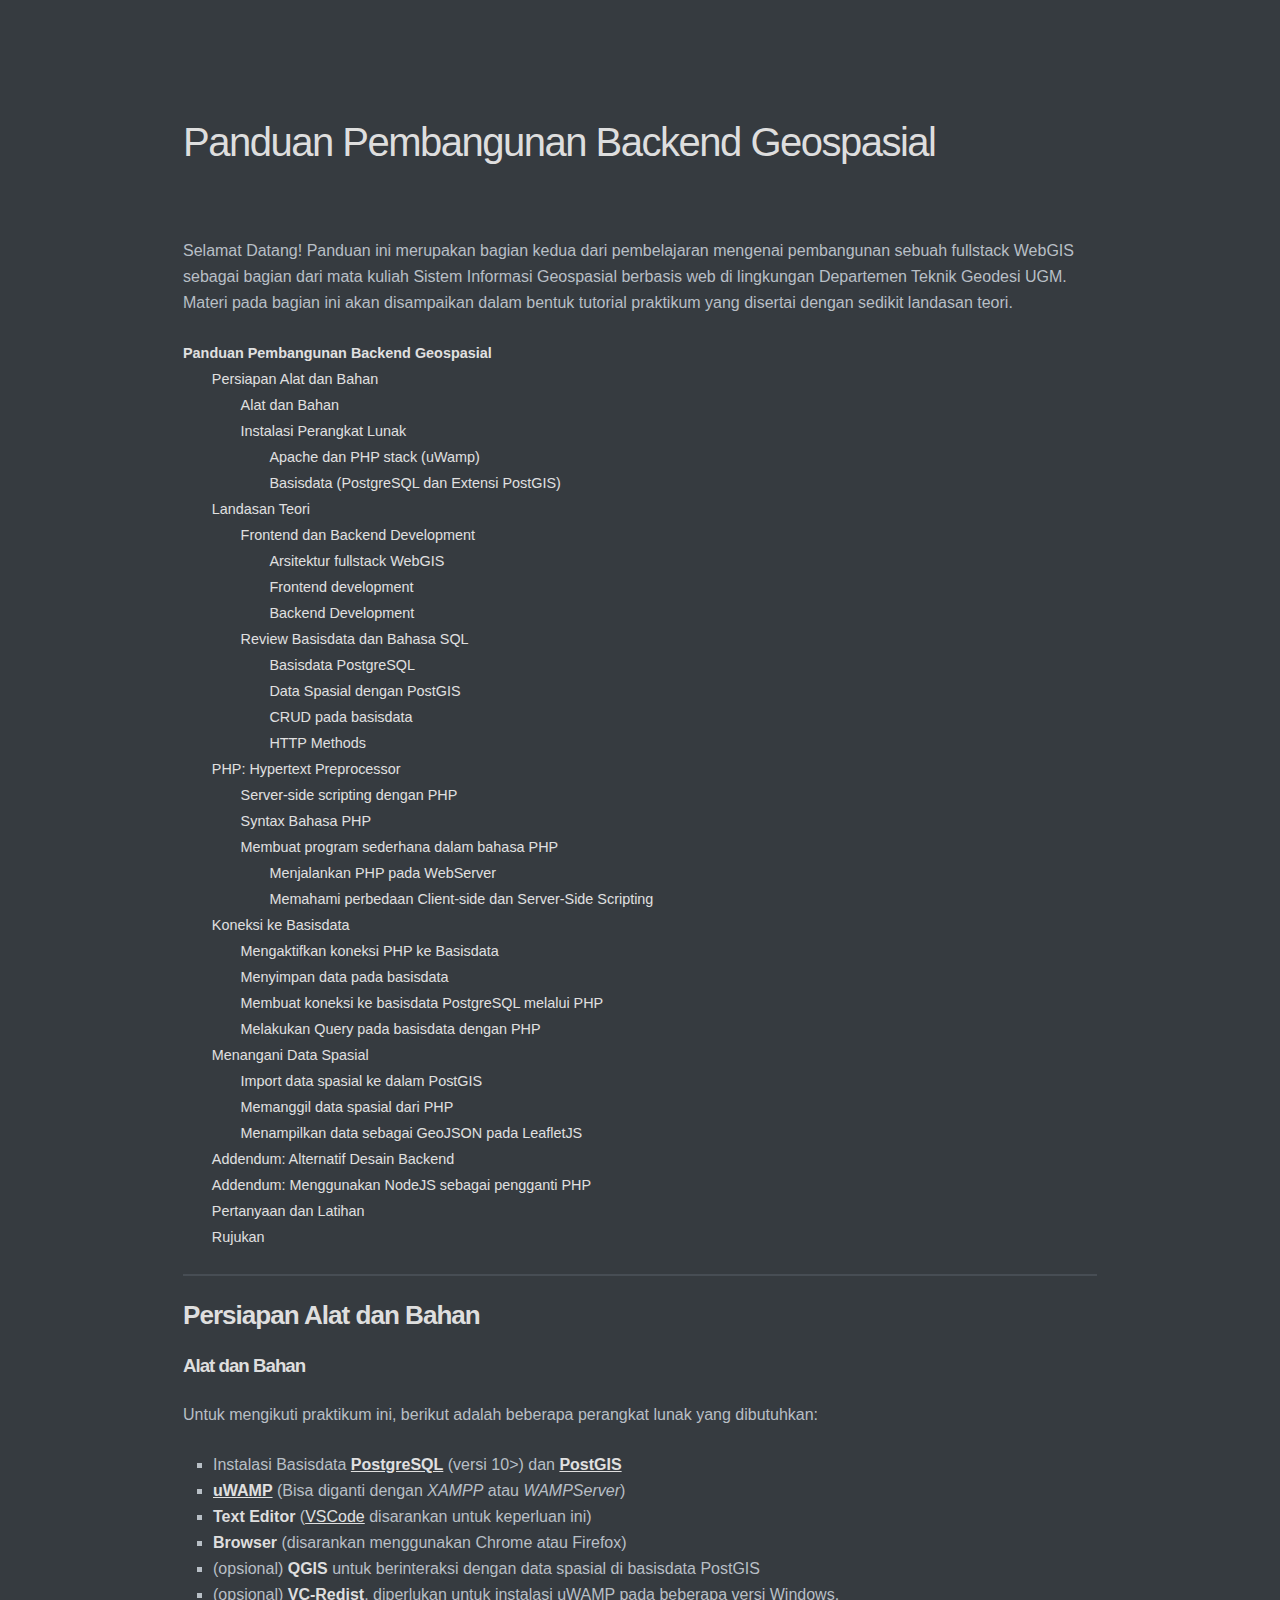
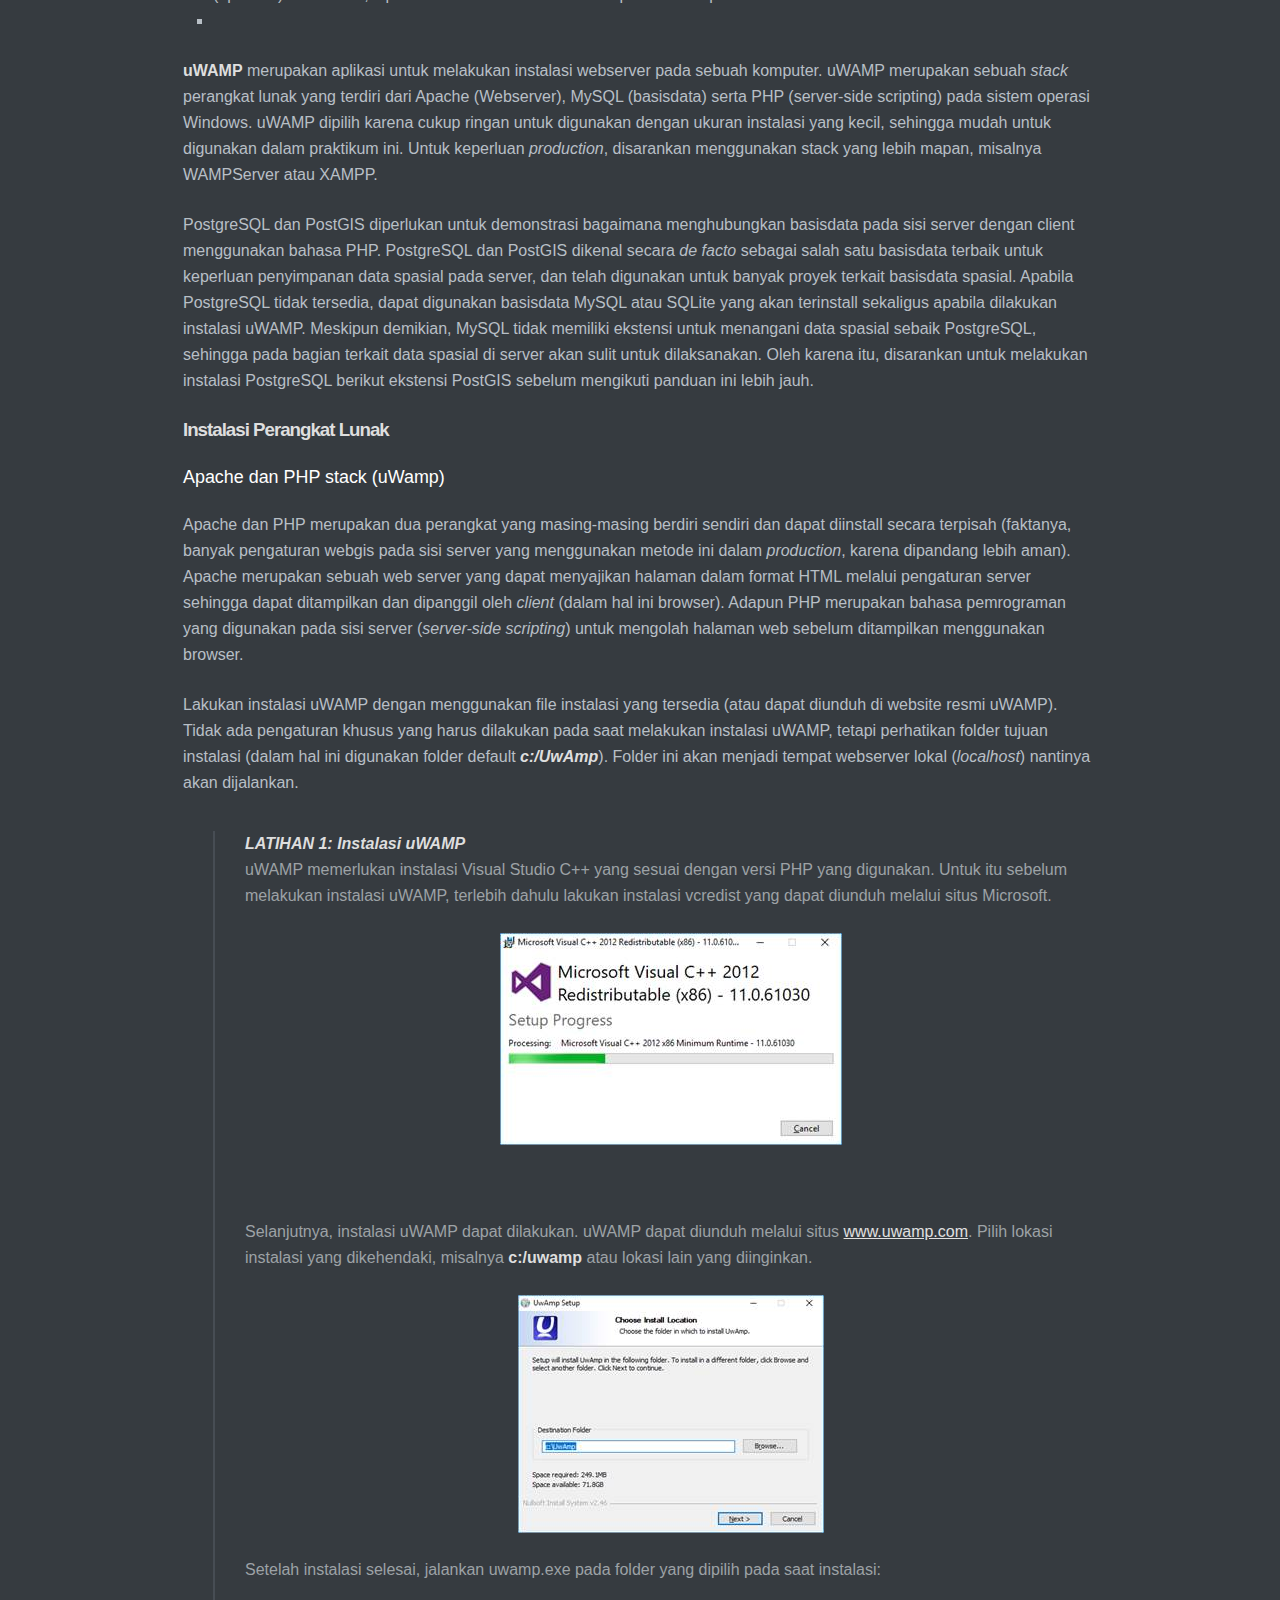
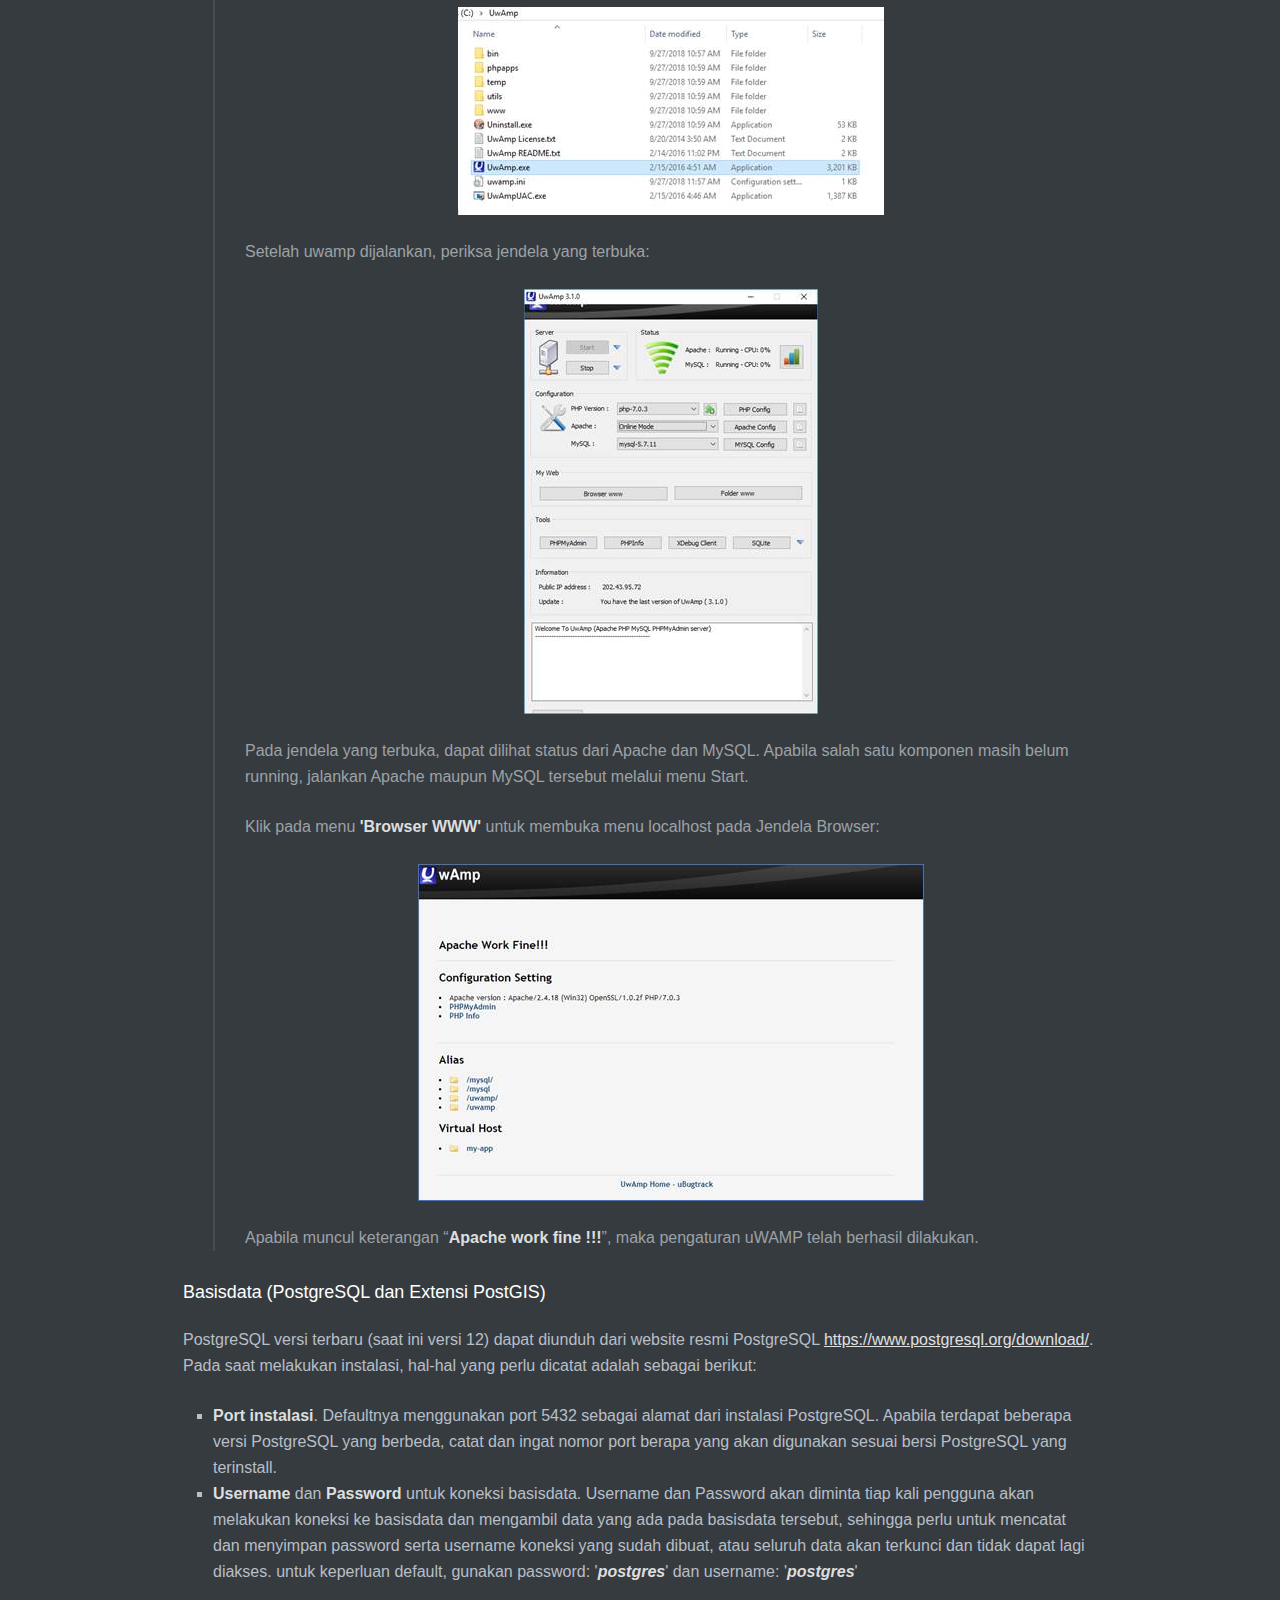
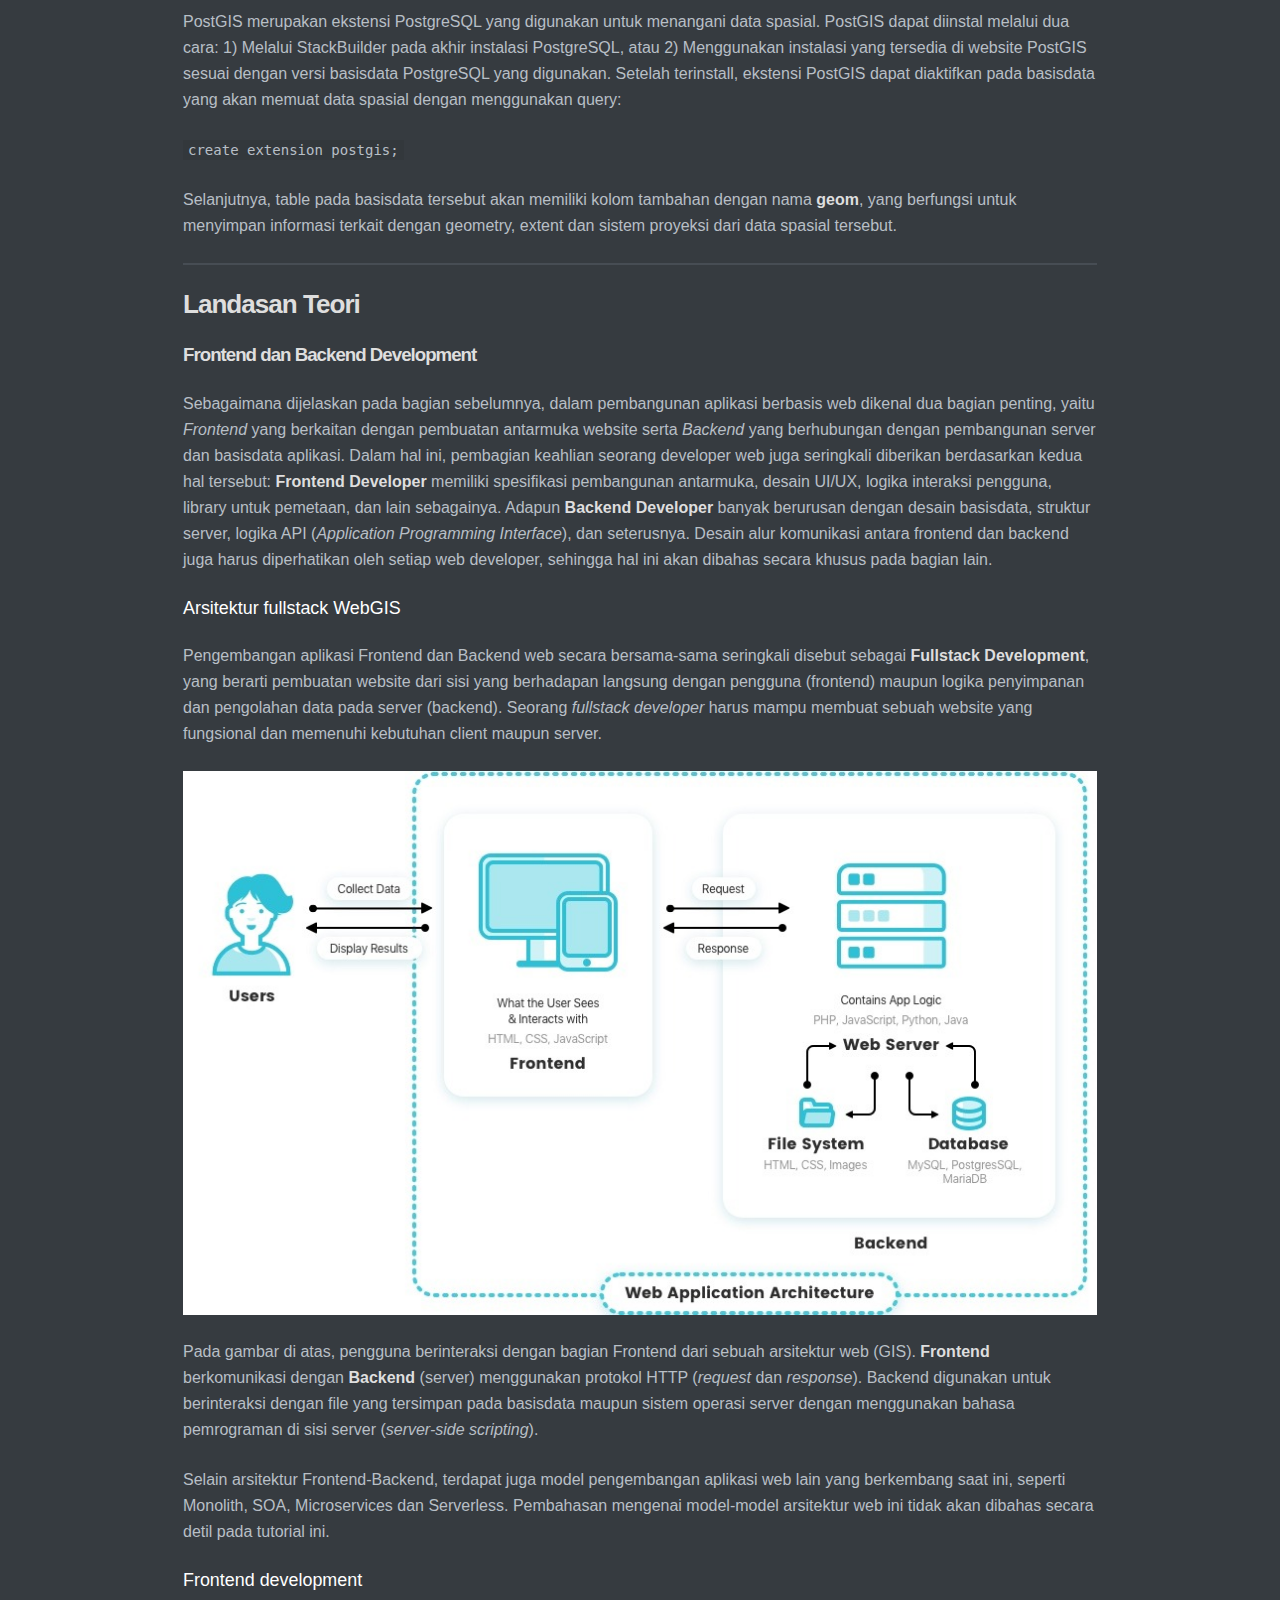
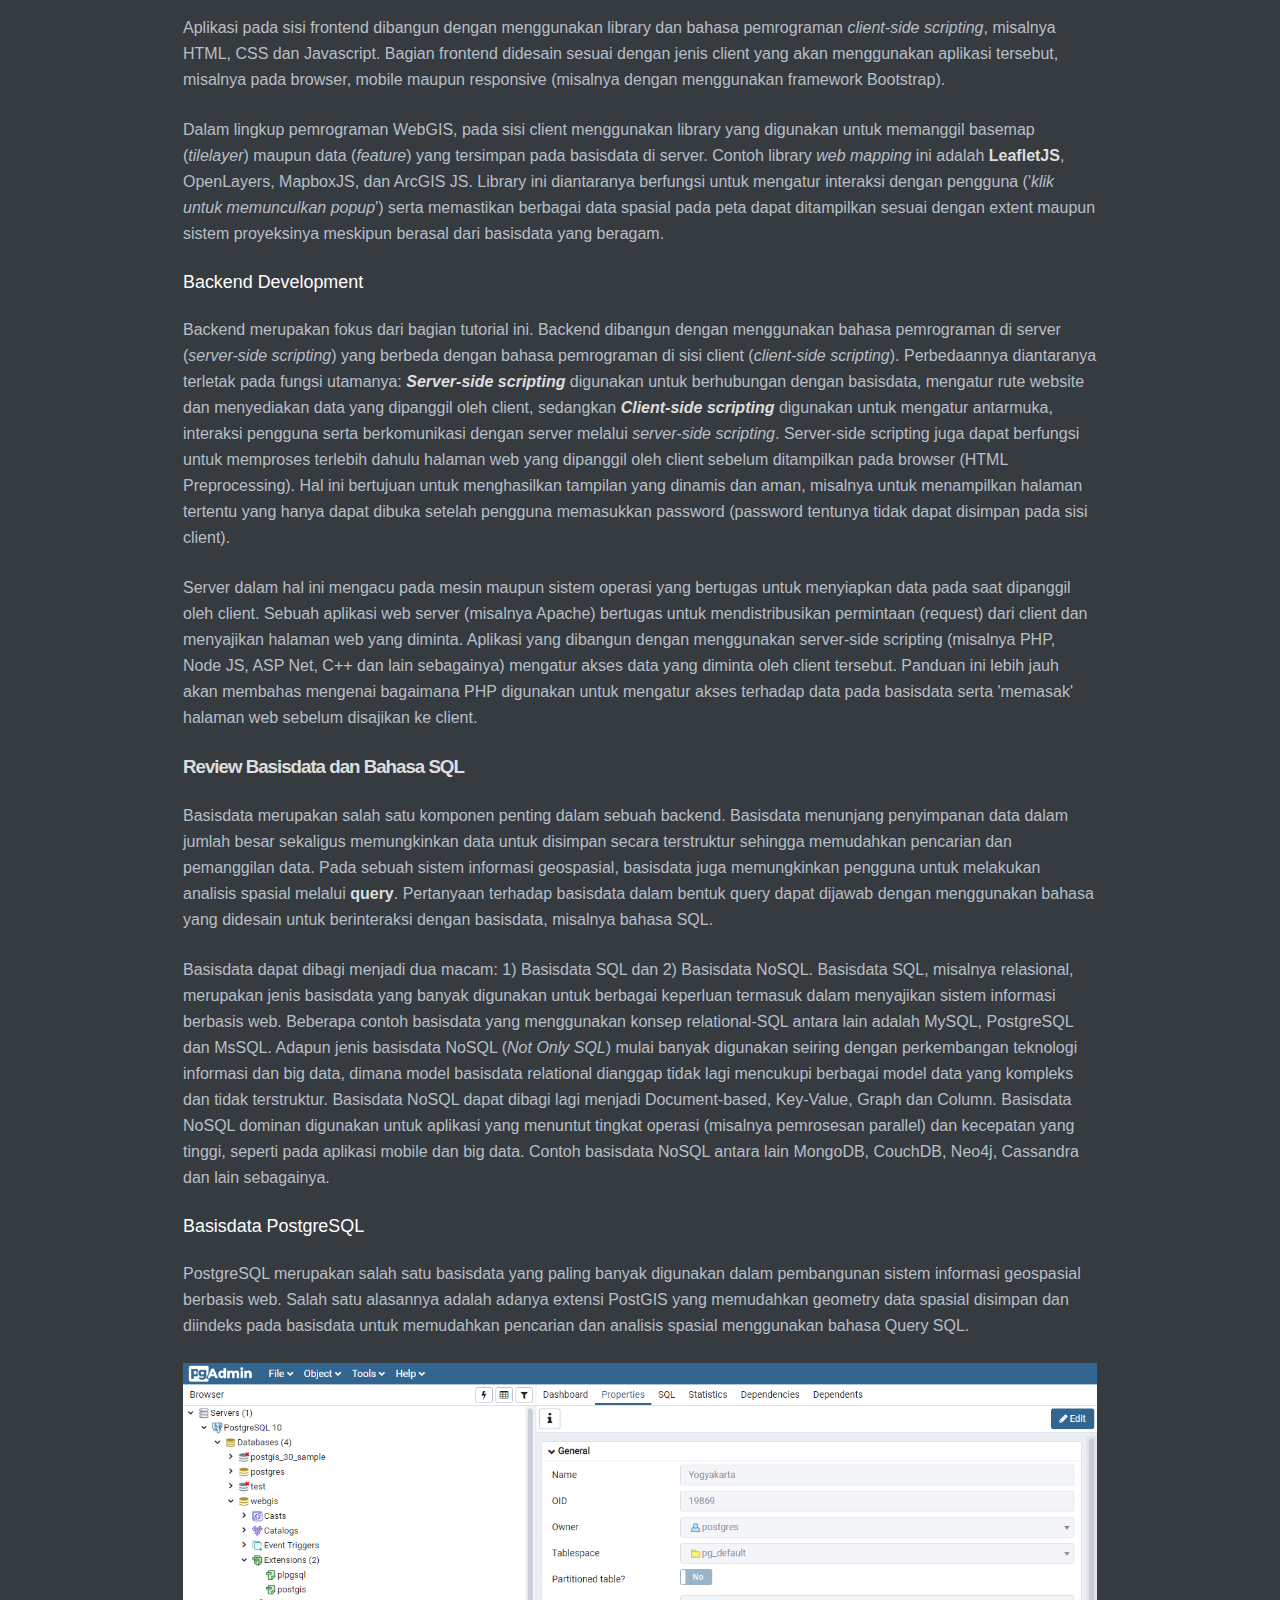
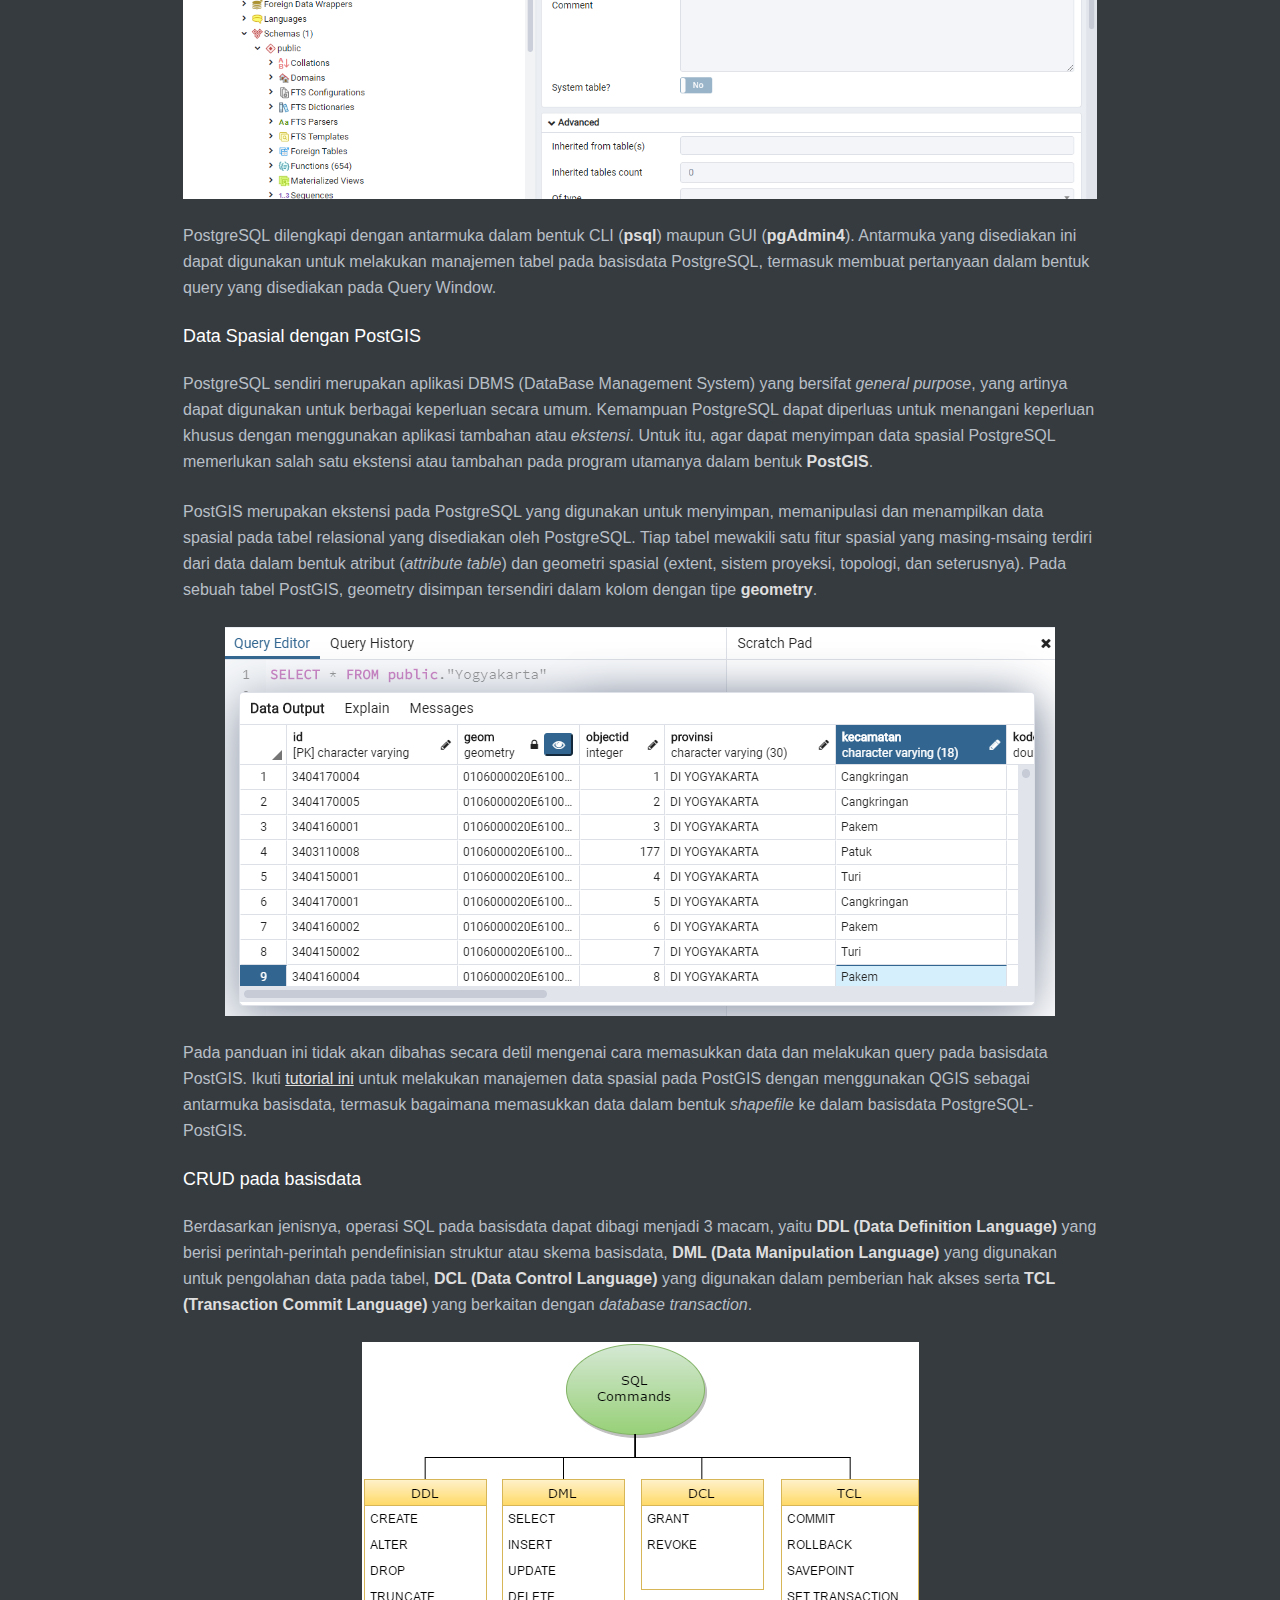
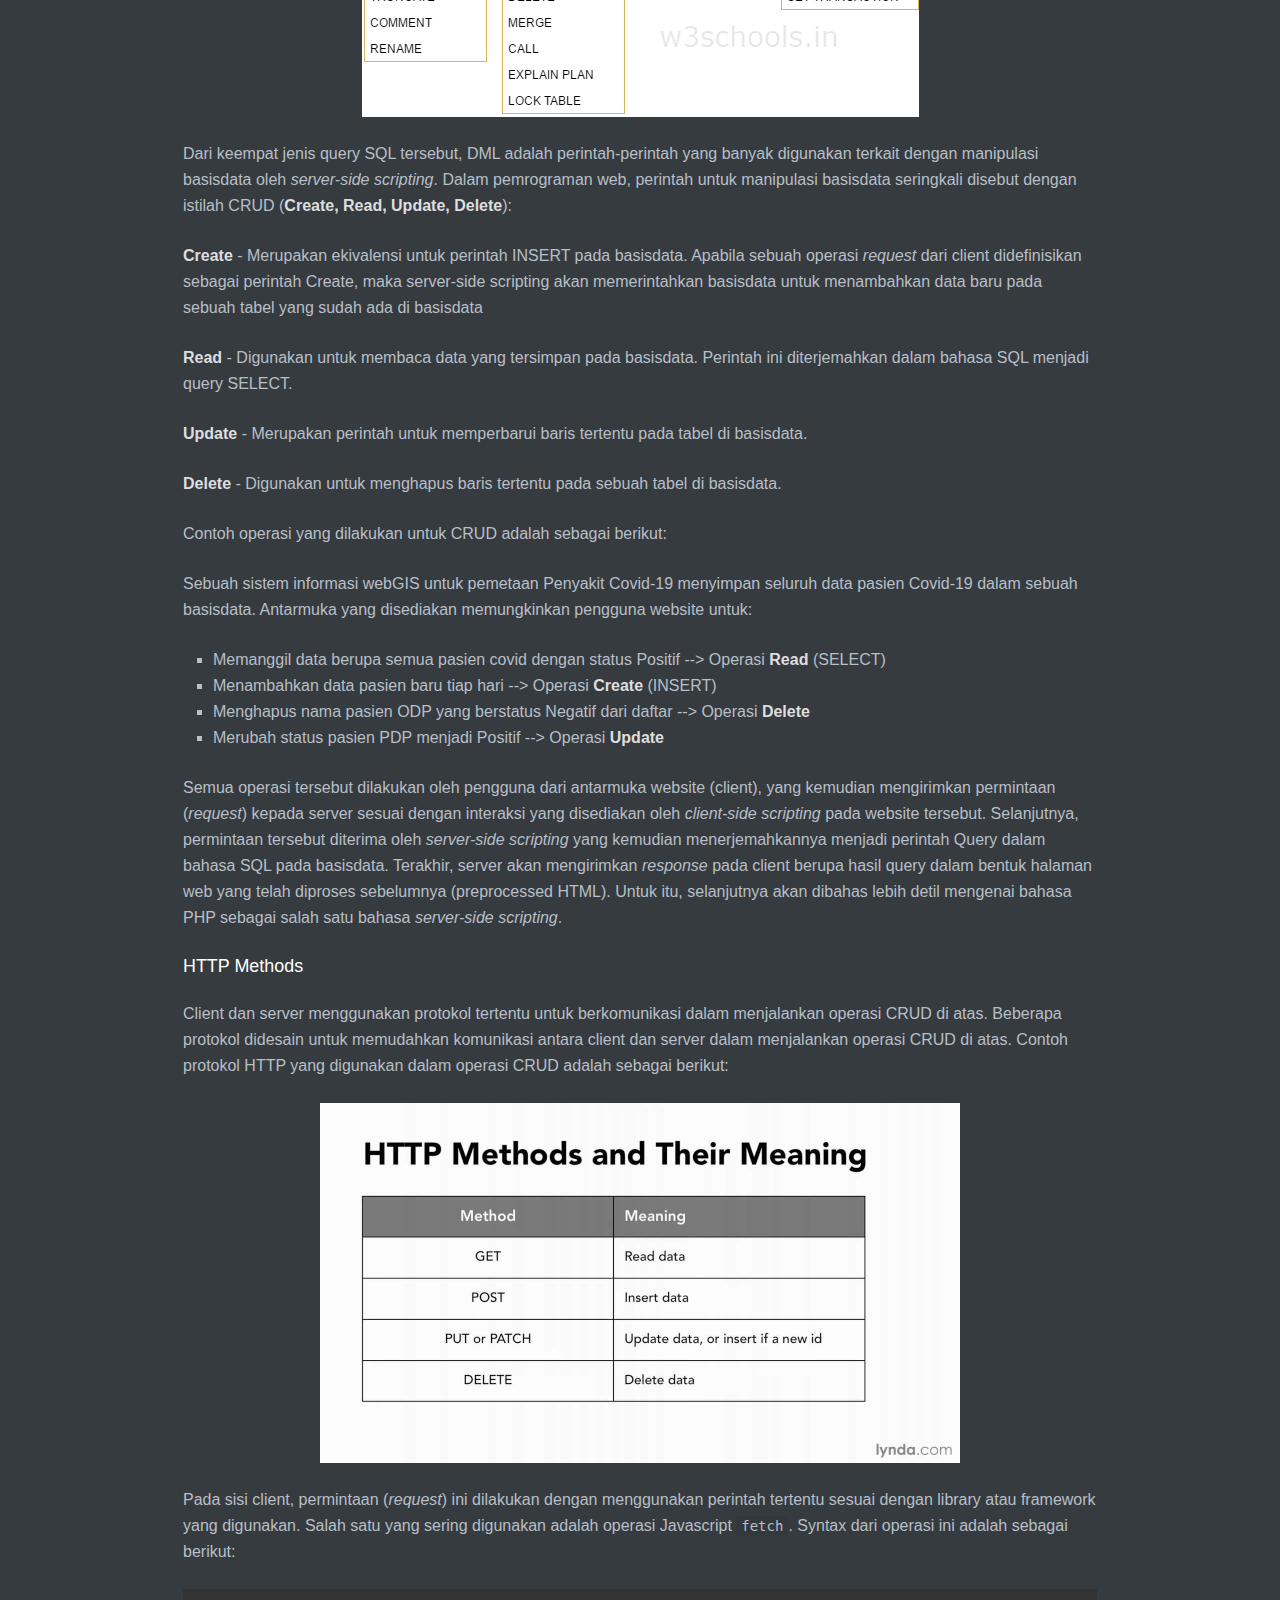
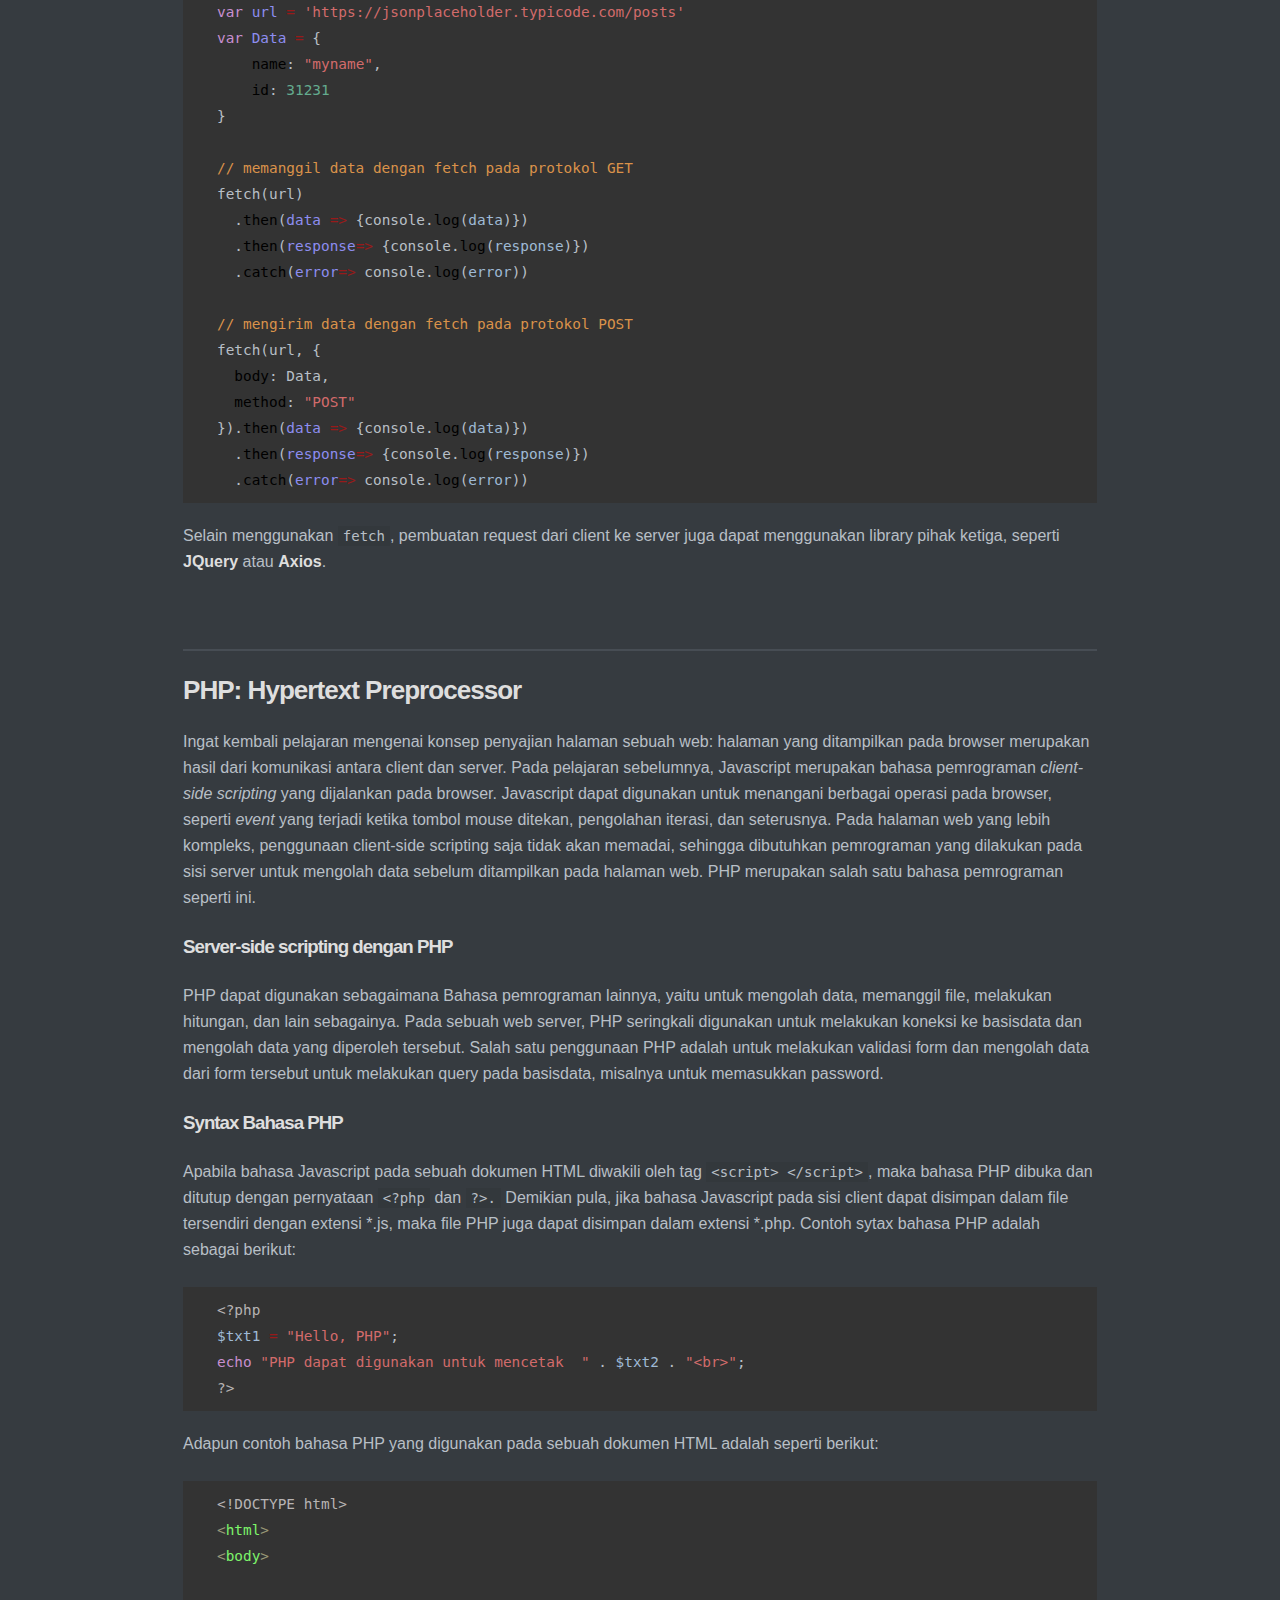
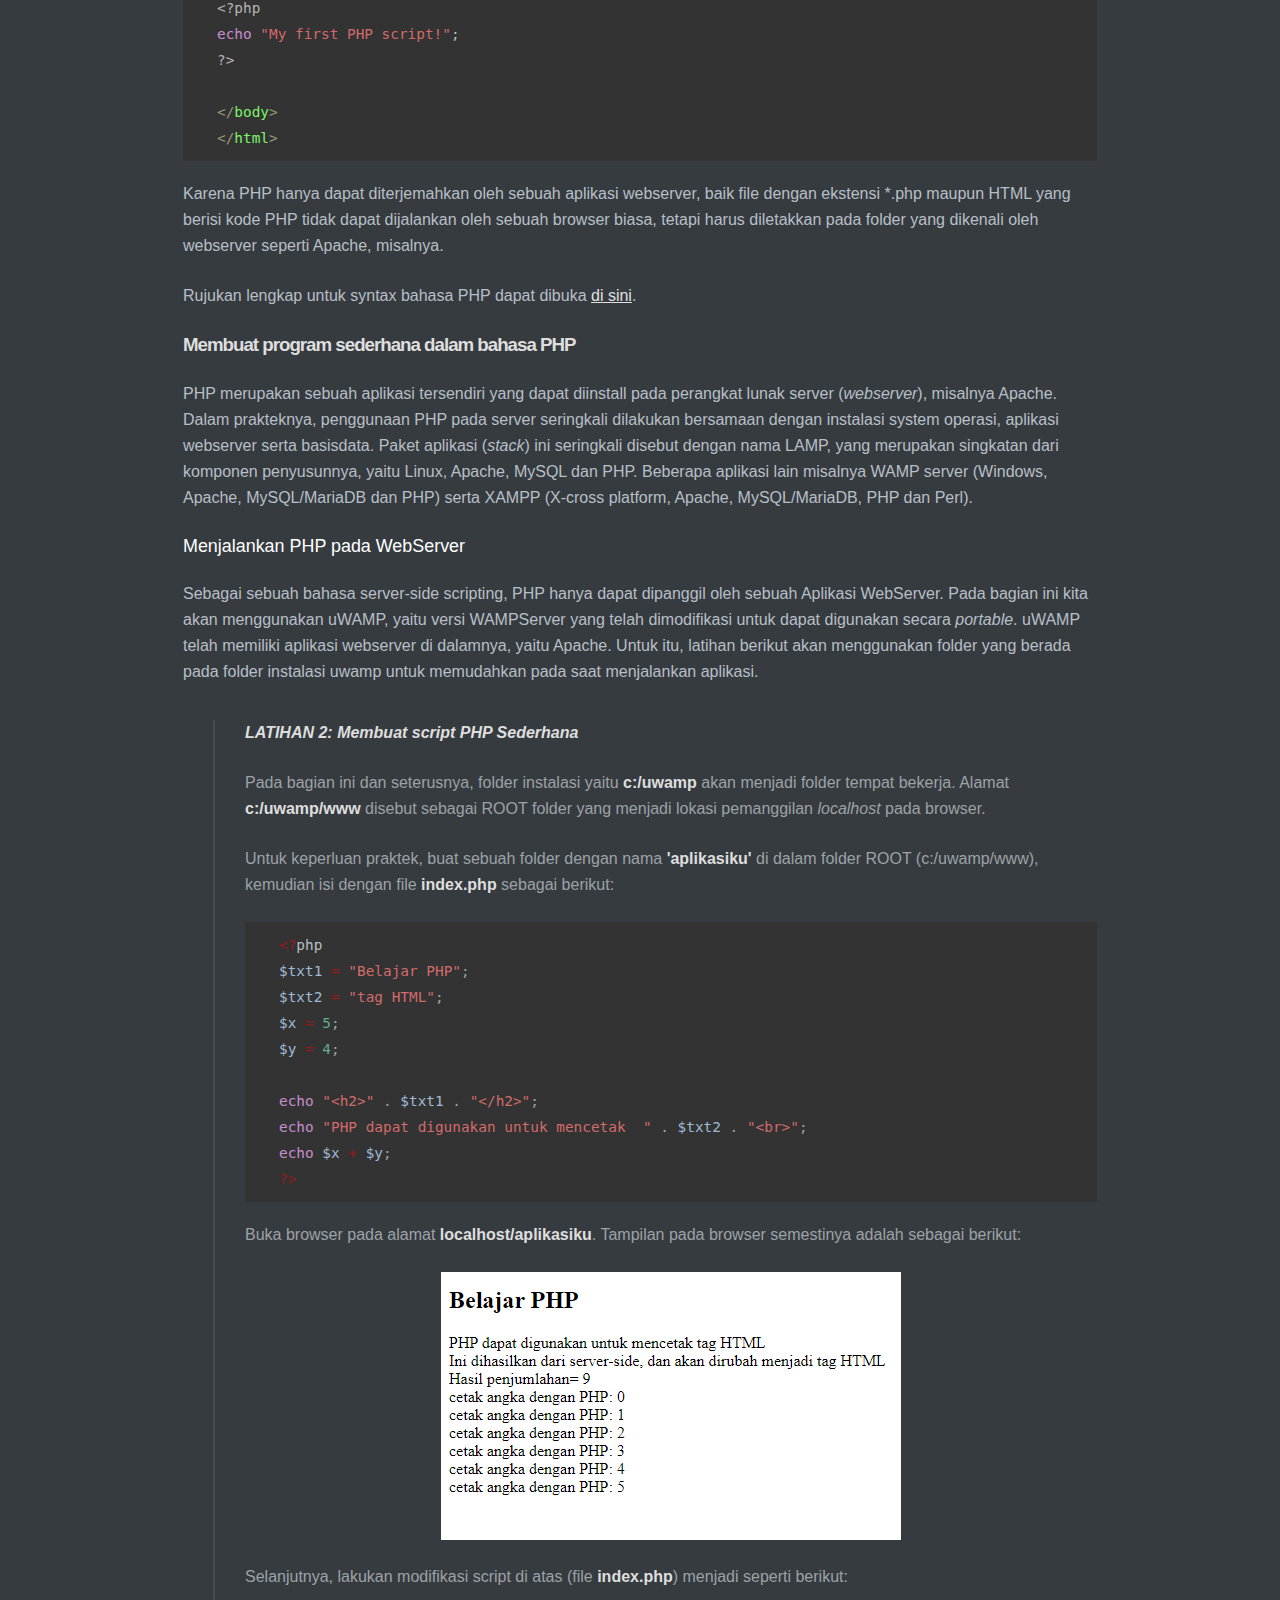
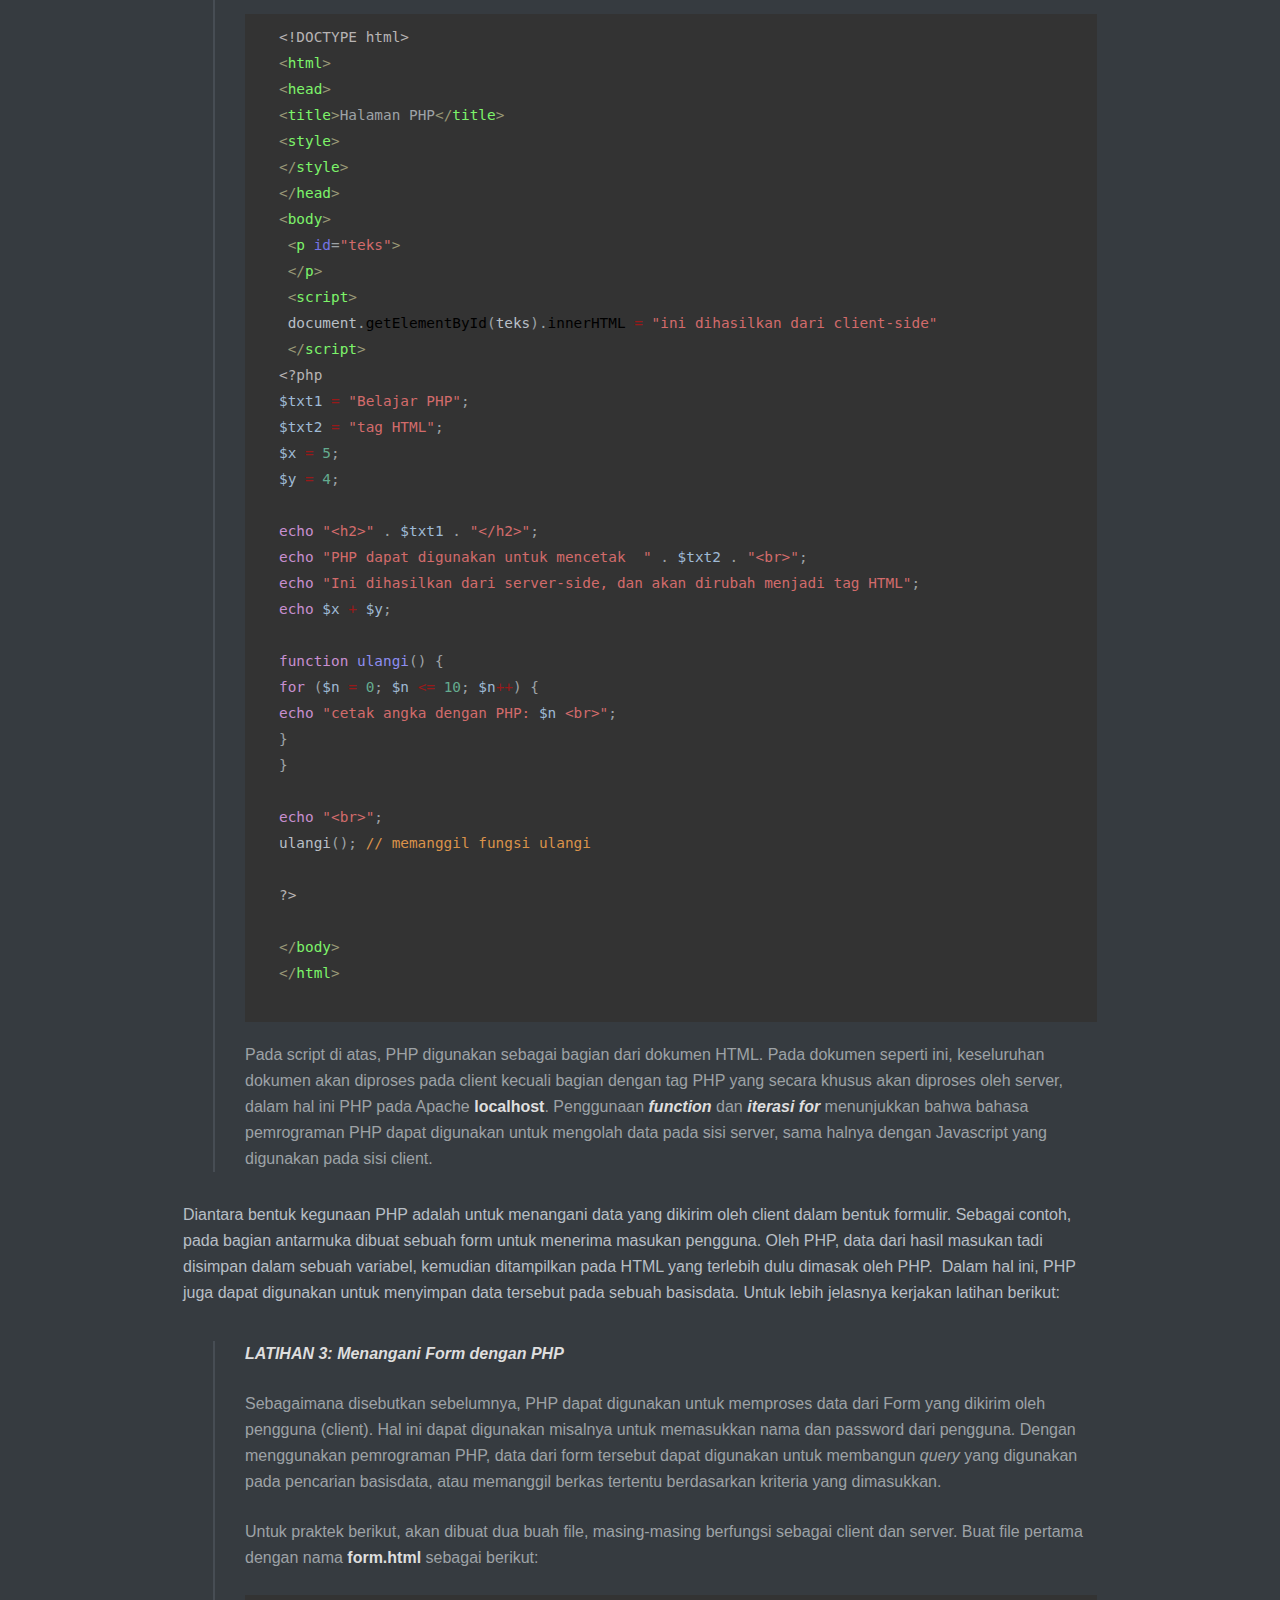
<file: backend-geo/index.html>
<!doctype html>
<html>
<head>
<meta charset='UTF-8'><meta name='viewport' content='width=device-width initial-scale=1'>
<title>Panduan Pembangunan Backend Geospasial</title><link href='file://night/mermaid.dark.css' rel='stylesheet' type='text/css' /><link href='file://night/codeblock.dark.css' rel='stylesheet' type='text/css' /><link href='file://night/sourcemode.dark.css' rel='stylesheet' type='text/css' /><style type='text/css'>html {overflow-x: initial !important;}:root { --bg-color:#ffffff; --text-color:#333333; --select-text-bg-color:#B5D6FC; --select-text-font-color:auto; --monospace:"Lucida Console",Consolas,"Courier",monospace; }
html { font-size: 14px; background-color: var(--bg-color); color: var(--text-color); font-family: "Helvetica Neue", Helvetica, Arial, sans-serif; -webkit-font-smoothing: antialiased; }
body { margin: 0px; padding: 0px; height: auto; bottom: 0px; top: 0px; left: 0px; right: 0px; font-size: 1rem; line-height: 1.42857; overflow-x: hidden; background: inherit; tab-size: 4; }
iframe { margin: auto; }
a.url { word-break: break-all; }
a:active, a:hover { outline: 0px; }
.in-text-selection, ::selection { text-shadow: none; background: var(--select-text-bg-color); color: var(--select-text-font-color); }
#write { margin: 0px auto; height: auto; width: inherit; word-break: normal; overflow-wrap: break-word; position: relative; white-space: normal; overflow-x: visible; padding-top: 40px; }
#write.first-line-indent p { text-indent: 2em; }
#write.first-line-indent li p, #write.first-line-indent p * { text-indent: 0px; }
#write.first-line-indent li { margin-left: 2em; }
.for-image #write { padding-left: 8px; padding-right: 8px; }
body.typora-export { padding-left: 30px; padding-right: 30px; }
.typora-export .footnote-line, .typora-export li, .typora-export p { white-space: pre-wrap; }
@media screen and (max-width: 500px) {
  body.typora-export { padding-left: 0px; padding-right: 0px; }
  #write { padding-left: 20px; padding-right: 20px; }
  .CodeMirror-sizer { margin-left: 0px !important; }
  .CodeMirror-gutters { display: none !important; }
}
#write li > figure:last-child { margin-bottom: 0.5rem; }
#write ol, #write ul { position: relative; }
img { max-width: 100%; vertical-align: middle; }
button, input, select, textarea { color: inherit; font: inherit; }
input[type="checkbox"], input[type="radio"] { line-height: normal; padding: 0px; }
*, ::after, ::before { box-sizing: border-box; }
#write h1, #write h2, #write h3, #write h4, #write h5, #write h6, #write p, #write pre { width: inherit; }
#write h1, #write h2, #write h3, #write h4, #write h5, #write h6, #write p { position: relative; }
p { line-height: inherit; }
h1, h2, h3, h4, h5, h6 { break-after: avoid-page; break-inside: avoid; orphans: 2; }
p { orphans: 4; }
h1 { font-size: 2rem; }
h2 { font-size: 1.8rem; }
h3 { font-size: 1.6rem; }
h4 { font-size: 1.4rem; }
h5 { font-size: 1.2rem; }
h6 { font-size: 1rem; }
.md-math-block, .md-rawblock, h1, h2, h3, h4, h5, h6, p { margin-top: 1rem; margin-bottom: 1rem; }
.hidden { display: none; }
.md-blockmeta { color: rgb(204, 204, 204); font-weight: 700; font-style: italic; }
a { cursor: pointer; }
sup.md-footnote { padding: 2px 4px; background-color: rgba(238, 238, 238, 0.7); color: rgb(85, 85, 85); border-radius: 4px; cursor: pointer; }
sup.md-footnote a, sup.md-footnote a:hover { color: inherit; text-transform: inherit; text-decoration: inherit; }
#write input[type="checkbox"] { cursor: pointer; width: inherit; height: inherit; }
figure { overflow-x: auto; margin: 1.2em 0px; max-width: calc(100% + 16px); padding: 0px; }
figure > table { margin: 0px !important; }
tr { break-inside: avoid; break-after: auto; }
thead { display: table-header-group; }
table { border-collapse: collapse; border-spacing: 0px; width: 100%; overflow: auto; break-inside: auto; text-align: left; }
table.md-table td { min-width: 32px; }
.CodeMirror-gutters { border-right: 0px; background-color: inherit; }
.CodeMirror-linenumber { user-select: none; }
.CodeMirror { text-align: left; }
.CodeMirror-placeholder { opacity: 0.3; }
.CodeMirror pre { padding: 0px 4px; }
.CodeMirror-lines { padding: 0px; }
div.hr:focus { cursor: none; }
#write pre { white-space: pre-wrap; }
#write.fences-no-line-wrapping pre { white-space: pre; }
#write pre.ty-contain-cm { white-space: normal; }
.CodeMirror-gutters { margin-right: 4px; }
.md-fences { font-size: 0.9rem; display: block; break-inside: avoid; text-align: left; overflow: visible; white-space: pre; background: inherit; position: relative !important; }
.md-diagram-panel { width: 100%; margin-top: 10px; text-align: center; padding-top: 0px; padding-bottom: 8px; overflow-x: auto; }
#write .md-fences.mock-cm { white-space: pre-wrap; }
.md-fences.md-fences-with-lineno { padding-left: 0px; }
#write.fences-no-line-wrapping .md-fences.mock-cm { white-space: pre; overflow-x: auto; }
.md-fences.mock-cm.md-fences-with-lineno { padding-left: 8px; }
.CodeMirror-line, twitterwidget { break-inside: avoid; }
.footnotes { opacity: 0.8; font-size: 0.9rem; margin-top: 1em; margin-bottom: 1em; }
.footnotes + .footnotes { margin-top: 0px; }
.md-reset { margin: 0px; padding: 0px; border: 0px; outline: 0px; vertical-align: top; background: 0px 0px; text-decoration: none; text-shadow: none; float: none; position: static; width: auto; height: auto; white-space: nowrap; cursor: inherit; -webkit-tap-highlight-color: transparent; line-height: normal; font-weight: 400; text-align: left; box-sizing: content-box; direction: ltr; }
li div { padding-top: 0px; }
blockquote { margin: 1rem 0px; }
li .mathjax-block, li p { margin: 0.5rem 0px; }
li { margin: 0px; position: relative; }
blockquote > :last-child { margin-bottom: 0px; }
blockquote > :first-child, li > :first-child { margin-top: 0px; }
.footnotes-area { color: rgb(136, 136, 136); margin-top: 0.714rem; padding-bottom: 0.143rem; white-space: normal; }
#write .footnote-line { white-space: pre-wrap; }
@media print {
  body, html { border: 1px solid transparent; height: 99%; break-after: avoid; break-before: avoid; }
  #write { margin-top: 0px; padding-top: 0px; border-color: transparent !important; }
  .typora-export * { -webkit-print-color-adjust: exact; }
  html.blink-to-pdf { font-size: 13px; }
  .typora-export #write { padding-left: 32px; padding-right: 32px; padding-bottom: 0px; break-after: avoid; }
  .typora-export #write::after { height: 0px; }
}
.footnote-line { margin-top: 0.714em; font-size: 0.7em; }
a img, img a { cursor: pointer; }
pre.md-meta-block { font-size: 0.8rem; min-height: 0.8rem; white-space: pre-wrap; background: rgb(204, 204, 204); display: block; overflow-x: hidden; }
p > .md-image:only-child:not(.md-img-error) img, p > img:only-child { display: block; margin: auto; }
p > .md-image:only-child { display: inline-block; width: 100%; }
#write .MathJax_Display { margin: 0.8em 0px 0px; }
.md-math-block { width: 100%; }
.md-math-block:not(:empty)::after { display: none; }
[contenteditable="true"]:active, [contenteditable="true"]:focus, [contenteditable="false"]:active, [contenteditable="false"]:focus { outline: 0px; box-shadow: none; }
.md-task-list-item { position: relative; list-style-type: none; }
.task-list-item.md-task-list-item { padding-left: 0px; }
.md-task-list-item > input { position: absolute; top: 0px; left: 0px; margin-left: -1.2em; margin-top: calc(1em - 10px); border: none; }
.math { font-size: 1rem; }
.md-toc { min-height: 3.58rem; position: relative; font-size: 0.9rem; border-radius: 10px; }
.md-toc-content { position: relative; margin-left: 0px; }
.md-toc-content::after, .md-toc::after { display: none; }
.md-toc-item { display: block; color: rgb(65, 131, 196); }
.md-toc-item a { text-decoration: none; }
.md-toc-inner:hover { text-decoration: underline; }
.md-toc-inner { display: inline-block; cursor: pointer; }
.md-toc-h1 .md-toc-inner { margin-left: 0px; font-weight: 700; }
.md-toc-h2 .md-toc-inner { margin-left: 2em; }
.md-toc-h3 .md-toc-inner { margin-left: 4em; }
.md-toc-h4 .md-toc-inner { margin-left: 6em; }
.md-toc-h5 .md-toc-inner { margin-left: 8em; }
.md-toc-h6 .md-toc-inner { margin-left: 10em; }
@media screen and (max-width: 48em) {
  .md-toc-h3 .md-toc-inner { margin-left: 3.5em; }
  .md-toc-h4 .md-toc-inner { margin-left: 5em; }
  .md-toc-h5 .md-toc-inner { margin-left: 6.5em; }
  .md-toc-h6 .md-toc-inner { margin-left: 8em; }
}
a.md-toc-inner { font-size: inherit; font-style: inherit; font-weight: inherit; line-height: inherit; }
.footnote-line a:not(.reversefootnote) { color: inherit; }
.md-attr { display: none; }
.md-fn-count::after { content: "."; }
code, pre, samp, tt { font-family: var(--monospace); }
kbd { margin: 0px 0.1em; padding: 0.1em 0.6em; font-size: 0.8em; color: rgb(36, 39, 41); background: rgb(255, 255, 255); border: 1px solid rgb(173, 179, 185); border-radius: 3px; box-shadow: rgba(12, 13, 14, 0.2) 0px 1px 0px, rgb(255, 255, 255) 0px 0px 0px 2px inset; white-space: nowrap; vertical-align: middle; }
.md-comment { color: rgb(162, 127, 3); opacity: 0.8; font-family: var(--monospace); }
code { text-align: left; vertical-align: initial; }
a.md-print-anchor { white-space: pre !important; border-width: initial !important; border-style: none !important; border-color: initial !important; display: inline-block !important; position: absolute !important; width: 1px !important; right: 0px !important; outline: 0px !important; background: 0px 0px !important; text-decoration: initial !important; text-shadow: initial !important; }
.md-inline-math .MathJax_SVG .noError { display: none !important; }
.html-for-mac .inline-math-svg .MathJax_SVG { vertical-align: 0.2px; }
.md-math-block .MathJax_SVG_Display { text-align: center; margin: 0px; position: relative; text-indent: 0px; max-width: none; max-height: none; min-height: 0px; min-width: 100%; width: auto; overflow-y: hidden; display: block !important; }
.MathJax_SVG_Display, .md-inline-math .MathJax_SVG_Display { width: auto; margin: inherit; display: inline-block !important; }
.MathJax_SVG .MJX-monospace { font-family: var(--monospace); }
.MathJax_SVG .MJX-sans-serif { font-family: sans-serif; }
.MathJax_SVG { display: inline; font-style: normal; font-weight: 400; line-height: normal; zoom: 90%; text-indent: 0px; text-align: left; text-transform: none; letter-spacing: normal; word-spacing: normal; overflow-wrap: normal; white-space: nowrap; float: none; direction: ltr; max-width: none; max-height: none; min-width: 0px; min-height: 0px; border: 0px; padding: 0px; margin: 0px; }
.MathJax_SVG * { transition: none 0s ease 0s; }
.MathJax_SVG_Display svg { vertical-align: middle !important; margin-bottom: 0px !important; margin-top: 0px !important; }
.os-windows.monocolor-emoji .md-emoji { font-family: "Segoe UI Symbol", sans-serif; }
.md-diagram-panel > svg { max-width: 100%; }
[lang="flow"] svg, [lang="mermaid"] svg { max-width: 100%; height: auto; }
[lang="mermaid"] .node text { font-size: 1rem; }
table tr th { border-bottom: 0px; }
video { max-width: 100%; display: block; margin: 0px auto; }
iframe { max-width: 100%; width: 100%; border: none; }
.highlight td, .highlight tr { border: 0px; }
svg[id^="mermaidChart"] { line-height: 1em; }
mark { background: rgb(255, 255, 0); color: rgb(0, 0, 0); }
.md-html-inline .md-plain, .md-html-inline strong, mark .md-inline-math, mark strong { color: inherit; }
mark .md-meta { color: rgb(0, 0, 0); opacity: 0.3 !important; }


.CodeMirror { height: auto; }
.CodeMirror.cm-s-inner { background: inherit; }
.CodeMirror-scroll { overflow: auto hidden; z-index: 3; }
.CodeMirror-gutter-filler, .CodeMirror-scrollbar-filler { background-color: rgb(255, 255, 255); }
.CodeMirror-gutters { border-right: 1px solid rgb(221, 221, 221); background: inherit; white-space: nowrap; }
.CodeMirror-linenumber { padding: 0px 3px 0px 5px; text-align: right; color: rgb(153, 153, 153); }
.cm-s-inner .cm-keyword { color: rgb(119, 0, 136); }
.cm-s-inner .cm-atom, .cm-s-inner.cm-atom { color: rgb(34, 17, 153); }
.cm-s-inner .cm-number { color: rgb(17, 102, 68); }
.cm-s-inner .cm-def { color: rgb(0, 0, 255); }
.cm-s-inner .cm-variable { color: rgb(0, 0, 0); }
.cm-s-inner .cm-variable-2 { color: rgb(0, 85, 170); }
.cm-s-inner .cm-variable-3 { color: rgb(0, 136, 85); }
.cm-s-inner .cm-string { color: rgb(170, 17, 17); }
.cm-s-inner .cm-property { color: rgb(0, 0, 0); }
.cm-s-inner .cm-operator { color: rgb(152, 26, 26); }
.cm-s-inner .cm-comment, .cm-s-inner.cm-comment { color: rgb(170, 85, 0); }
.cm-s-inner .cm-string-2 { color: rgb(255, 85, 0); }
.cm-s-inner .cm-meta { color: rgb(85, 85, 85); }
.cm-s-inner .cm-qualifier { color: rgb(85, 85, 85); }
.cm-s-inner .cm-builtin { color: rgb(51, 0, 170); }
.cm-s-inner .cm-bracket { color: rgb(153, 153, 119); }
.cm-s-inner .cm-tag { color: rgb(17, 119, 0); }
.cm-s-inner .cm-attribute { color: rgb(0, 0, 204); }
.cm-s-inner .cm-header, .cm-s-inner.cm-header { color: rgb(0, 0, 255); }
.cm-s-inner .cm-quote, .cm-s-inner.cm-quote { color: rgb(0, 153, 0); }
.cm-s-inner .cm-hr, .cm-s-inner.cm-hr { color: rgb(153, 153, 153); }
.cm-s-inner .cm-link, .cm-s-inner.cm-link { color: rgb(0, 0, 204); }
.cm-negative { color: rgb(221, 68, 68); }
.cm-positive { color: rgb(34, 153, 34); }
.cm-header, .cm-strong { font-weight: 700; }
.cm-del { text-decoration: line-through; }
.cm-em { font-style: italic; }
.cm-link { text-decoration: underline; }
.cm-error { color: red; }
.cm-invalidchar { color: red; }
.cm-constant { color: rgb(38, 139, 210); }
.cm-defined { color: rgb(181, 137, 0); }
div.CodeMirror span.CodeMirror-matchingbracket { color: rgb(0, 255, 0); }
div.CodeMirror span.CodeMirror-nonmatchingbracket { color: rgb(255, 34, 34); }
.cm-s-inner .CodeMirror-activeline-background { background: inherit; }
.CodeMirror { position: relative; overflow: hidden; }
.CodeMirror-scroll { height: 100%; outline: 0px; position: relative; box-sizing: content-box; background: inherit; }
.CodeMirror-sizer { position: relative; }
.CodeMirror-gutter-filler, .CodeMirror-hscrollbar, .CodeMirror-scrollbar-filler, .CodeMirror-vscrollbar { position: absolute; z-index: 6; display: none; }
.CodeMirror-vscrollbar { right: 0px; top: 0px; overflow: hidden; }
.CodeMirror-hscrollbar { bottom: 0px; left: 0px; overflow: hidden; }
.CodeMirror-scrollbar-filler { right: 0px; bottom: 0px; }
.CodeMirror-gutter-filler { left: 0px; bottom: 0px; }
.CodeMirror-gutters { position: absolute; left: 0px; top: 0px; padding-bottom: 30px; z-index: 3; }
.CodeMirror-gutter { white-space: normal; height: 100%; box-sizing: content-box; padding-bottom: 30px; margin-bottom: -32px; display: inline-block; }
.CodeMirror-gutter-wrapper { position: absolute; z-index: 4; background: 0px 0px !important; border: none !important; }
.CodeMirror-gutter-background { position: absolute; top: 0px; bottom: 0px; z-index: 4; }
.CodeMirror-gutter-elt { position: absolute; cursor: default; z-index: 4; }
.CodeMirror-lines { cursor: text; }
.CodeMirror pre { border-radius: 0px; border-width: 0px; background: 0px 0px; font-family: inherit; font-size: inherit; margin: 0px; white-space: pre; overflow-wrap: normal; color: inherit; z-index: 2; position: relative; overflow: visible; }
.CodeMirror-wrap pre { overflow-wrap: break-word; white-space: pre-wrap; word-break: normal; }
.CodeMirror-code pre { border-right: 30px solid transparent; width: fit-content; }
.CodeMirror-wrap .CodeMirror-code pre { border-right: none; width: auto; }
.CodeMirror-linebackground { position: absolute; left: 0px; right: 0px; top: 0px; bottom: 0px; z-index: 0; }
.CodeMirror-linewidget { position: relative; z-index: 2; overflow: auto; }
.CodeMirror-wrap .CodeMirror-scroll { overflow-x: hidden; }
.CodeMirror-measure { position: absolute; width: 100%; height: 0px; overflow: hidden; visibility: hidden; }
.CodeMirror-measure pre { position: static; }
.CodeMirror div.CodeMirror-cursor { position: absolute; visibility: hidden; border-right: none; width: 0px; }
.CodeMirror div.CodeMirror-cursor { visibility: hidden; }
.CodeMirror-focused div.CodeMirror-cursor { visibility: inherit; }
.cm-searching { background: rgba(255, 255, 0, 0.4); }
@media print {
  .CodeMirror div.CodeMirror-cursor { visibility: hidden; }
}


/* Flowchart variables */
/* Sequence Diagram variables */
/* Gantt chart variables */
/* state colors */
.label {
  
  color: #333; }

.label text {
  fill: #333; }

.node rect,
.node circle,
.node ellipse,
.node polygon {
  fill: #BDD5EA;
  stroke: #9370DB;
  stroke-width: 1px; }

.node .label {
  text-align: center; }

.node.clickable {
  cursor: pointer; }

.arrowheadPath {
  fill: lightgrey; }

.edgePath .path {
  stroke: lightgrey;
  stroke-width: 1.5px; }

.edgeLabel {
  background-color: #e8e8e8;
  text-align: center; }

.cluster rect {
  fill: #6D6D65;
  stroke: rgba(255, 255, 255, 0.25);
  stroke-width: 1px; }

.cluster text {
  fill: #F9FFFE; }

div.mermaidTooltip {
  position: absolute;
  text-align: center;
  max-width: 200px;
  padding: 2px;
  
  font-size: 12px;
  background: #6D6D65;
  border: 1px solid rgba(255, 255, 255, 0.25);
  border-radius: 2px;
  pointer-events: none;
  z-index: 100; }

.actor {
  stroke: #81B1DB;
  fill: #BDD5EA; }

text.actor {
  fill: black;
  stroke: none; }

.actor-line {
  stroke: lightgrey; }

.messageLine0 {
  stroke-width: 1.5;
  stroke-dasharray: '2 2';
  stroke: lightgrey; }

.messageLine1 {
  stroke-width: 1.5;
  stroke-dasharray: '2 2';
  stroke: lightgrey; }

#arrowhead {
  fill: lightgrey; }

.sequenceNumber {
  fill: white; }

#sequencenumber {
  fill: lightgrey; }

#crosshead path {
  fill: lightgrey !important;
  stroke: lightgrey !important; }

.messageText {
  fill: lightgrey;
  stroke: none; }

.labelBox {
  stroke: #81B1DB;
  fill: #BDD5EA; }

.labelText {
  fill: #323D47;
  stroke: none; }

.loopText {
  fill: lightgrey;
  stroke: none; }

.loopLine {
  stroke-width: 2;
  stroke-dasharray: '2 2';
  stroke: #81B1DB; }

.note {
  stroke: rgba(255, 255, 255, 0.25);
  fill: #fff5ad; }

.noteText {
  fill: black;
  stroke: none;
  
  font-size: 14px; }

.activation0 {
  fill: #f4f4f4;
  stroke: #666; }

.activation1 {
  fill: #f4f4f4;
  stroke: #666; }

.activation2 {
  fill: #f4f4f4;
  stroke: #666; }

/** Section styling */
.section {
  stroke: none;
  opacity: 0.2; }

.section0 {
  fill: rgba(255, 255, 255, 0.3); }

.section2 {
  fill: #EAE8B9; }

.section1,
.section3 {
  fill: white;
  opacity: 0.2; }

.sectionTitle0 {
  fill: #F9FFFE; }

.sectionTitle1 {
  fill: #F9FFFE; }

.sectionTitle2 {
  fill: #F9FFFE; }

.sectionTitle3 {
  fill: #F9FFFE; }

.sectionTitle {
  text-anchor: start;
  font-size: 11px;
  text-height: 14px;
   }

/* Grid and axis */
.grid .tick {
  stroke: lightgrey;
  opacity: 0.3;
  shape-rendering: crispEdges; }

.grid path {
  stroke-width: 0; }

/* Today line */
.today {
  fill: none;
  stroke: #DB5757;
  stroke-width: 2px; }

/* Task styling */
/* Default task */
.task {
  stroke-width: 2; }

.taskText {
  text-anchor: middle;
   }

.taskText:not([font-size]) {
  font-size: 11px; }

.taskTextOutsideRight {
  fill: #323D47;
  text-anchor: start;
  font-size: 11px;
   }

.taskTextOutsideLeft {
  fill: #323D47;
  text-anchor: end;
  font-size: 11px; }

/* Special case clickable */
.task.clickable {
  cursor: pointer; }

.taskText.clickable {
  cursor: pointer;
  fill: #003163 !important;
  font-weight: bold; }

.taskTextOutsideLeft.clickable {
  cursor: pointer;
  fill: #003163 !important;
  font-weight: bold; }

.taskTextOutsideRight.clickable {
  cursor: pointer;
  fill: #003163 !important;
  font-weight: bold; }

/* Specific task settings for the sections*/
.taskText0,
.taskText1,
.taskText2,
.taskText3 {
  fill: #323D47; }

.task0,
.task1,
.task2,
.task3 {
  fill: #BDD5EA;
  stroke: rgba(255, 255, 255, 0.5); }

.taskTextOutside0,
.taskTextOutside2 {
  fill: lightgrey; }

.taskTextOutside1,
.taskTextOutside3 {
  fill: lightgrey; }

/* Active task */
.active0,
.active1,
.active2,
.active3 {
  fill: #81B1DB;
  stroke: rgba(255, 255, 255, 0.5); }

.activeText0,
.activeText1,
.activeText2,
.activeText3 {
  fill: #323D47 !important; }

/* Completed task */
.done0,
.done1,
.done2,
.done3 {
  stroke: grey;
  fill: lightgrey;
  stroke-width: 2; }

.doneText0,
.doneText1,
.doneText2,
.doneText3 {
  fill: #323D47 !important; }

/* Tasks on the critical line */
.crit0,
.crit1,
.crit2,
.crit3 {
  stroke: #E83737;
  fill: #E83737;
  stroke-width: 2; }

.activeCrit0,
.activeCrit1,
.activeCrit2,
.activeCrit3 {
  stroke: #E83737;
  fill: #81B1DB;
  stroke-width: 2; }

.doneCrit0,
.doneCrit1,
.doneCrit2,
.doneCrit3 {
  stroke: #E83737;
  fill: lightgrey;
  stroke-width: 2;
  cursor: pointer;
  shape-rendering: crispEdges; }

.milestone {
  transform: rotate(45deg) scale(0.8, 0.8); }

.milestoneText {
  font-style: italic; }

.doneCritText0,
.doneCritText1,
.doneCritText2,
.doneCritText3 {
  fill: #323D47 !important; }

.activeCritText0,
.activeCritText1,
.activeCritText2,
.activeCritText3 {
  fill: #323D47 !important; }

.titleText {
  text-anchor: middle;
  font-size: 18px;
  fill: #323D47;
   }

g.classGroup text {
  fill: #9370DB;
  stroke: none;
  
  font-size: 10px; }
  g.classGroup text .title {
    font-weight: bolder; }

g.classGroup rect {
  fill: #BDD5EA;
  stroke: #9370DB; }

g.classGroup line {
  stroke: #9370DB;
  stroke-width: 1; }

.classLabel .box {
  stroke: none;
  stroke-width: 0;
  fill: #BDD5EA;
  opacity: 0.5; }

.classLabel .label {
  fill: #9370DB;
  font-size: 10px; }

.relation {
  stroke: #9370DB;
  stroke-width: 1;
  fill: none; }

#compositionStart {
  fill: #9370DB;
  stroke: #9370DB;
  stroke-width: 1; }

#compositionEnd {
  fill: #9370DB;
  stroke: #9370DB;
  stroke-width: 1; }

#aggregationStart {
  fill: #BDD5EA;
  stroke: #9370DB;
  stroke-width: 1; }

#aggregationEnd {
  fill: #BDD5EA;
  stroke: #9370DB;
  stroke-width: 1; }

#dependencyStart {
  fill: #9370DB;
  stroke: #9370DB;
  stroke-width: 1; }

#dependencyEnd {
  fill: #9370DB;
  stroke: #9370DB;
  stroke-width: 1; }

#extensionStart {
  fill: #9370DB;
  stroke: #9370DB;
  stroke-width: 1; }

#extensionEnd {
  fill: #9370DB;
  stroke: #9370DB;
  stroke-width: 1; }

.commit-id,
.commit-msg,
.branch-label {
  fill: lightgrey;
  color: lightgrey;
   }

.pieTitleText {
  text-anchor: middle;
  font-size: 25px;
  fill: #eee;
}

.slice {
   }

g.stateGroup text {
  fill: #eee;
  stroke: none;
  font-size: 10px;
   }

g.stateGroup circle {
  fill: white !important;
  stroke: white !important;
}

g.stateGroup .state-title {
  font-weight: bolder;
  fill: black; }

g.stateGroup rect {
  fill: #ececff;
  stroke: #9370DB; }

g.stateGroup line {
  stroke: #9370DB;
  stroke-width: 1; }

.transition {
  stroke: #9370DB;
  stroke-width: 1;
  fill: none; }

.stateGroup .composit {
  fill: #555;
  border-bottom: 1px; }

.state-note {
  stroke: rgba(255, 255, 255, 0.25);
  fill: #fff5ad; }
  .state-note text {
    fill: black;
    stroke: none;
    font-size: 10px; }

.stateLabel .box {
  stroke: none;
  stroke-width: 0;
  fill: #BDD5EA;
  opacity: 0.5; }

.stateLabel text {
  fill: black;
  font-size: 10px;
  font-weight: bold;
   }

;
/* CSS Document */

/** code highlight */

.cm-s-inner .cm-variable,
.cm-s-inner .cm-operator,
.cm-s-inner .cm-property {
    color: #b8bfc6;
}

.cm-s-inner .cm-keyword {
    color: #C88FD0;
}

.cm-s-inner .cm-tag {
    color: #7DF46A;
}

.cm-s-inner .cm-attribute {
    color: #7575E4;
}

.CodeMirror div.CodeMirror-cursor {
    border-left: 1px solid #b8bfc6;
    z-index: 3;
}

.cm-s-inner .cm-string {
    color: #D26B6B;
}

.cm-s-inner .cm-comment,
.cm-s-inner.cm-comment {
    color: #DA924A;
}

.cm-s-inner .cm-header,
.cm-s-inner .cm-def,
.cm-s-inner.cm-header,
.cm-s-inner.cm-def {
    color: #8d8df0;
}

.cm-s-inner .cm-quote,
.cm-s-inner.cm-quote {
    color: #57ac57;
}

.cm-s-inner .cm-hr {
    color: #d8d5d5;
}

.cm-s-inner .cm-link {
    color: #d3d3ef;
}

.cm-s-inner .cm-negative {
    color: #d95050;
}

.cm-s-inner .cm-positive {
    color: #50e650;
}

.cm-s-inner .cm-string-2 {
    color: #f50;
}

.cm-s-inner .cm-meta,
.cm-s-inner .cm-qualifier {
    color: #b7b3b3;
}

.cm-s-inner .cm-builtin {
    color: #f3b3f8;
}

.cm-s-inner .cm-bracket {
    color: #997;
}

.cm-s-inner .cm-atom,
.cm-s-inner.cm-atom {
    color: #84B6CB;
}

.cm-s-inner .cm-number {
    color: #64AB8F;
}

.cm-s-inner .cm-variable {
    color: #b8bfc6;
}

.cm-s-inner .cm-variable-2 {
    color: #9FBAD5;
}

.cm-s-inner .cm-variable-3 {
    color: #1cc685;
}

.CodeMirror-selectedtext,
.CodeMirror-selected {
    background: #4a89dc;
    color: #fff !important;
    text-shadow: none;
}

.CodeMirror-gutters {
    border-right: none;
}
;
/* CSS Document */

/** markdown source **/
.cm-s-typora-default .cm-header, 
.cm-s-typora-default .cm-property
{
    color: #cebcca;
}

.CodeMirror.cm-s-typora-default div.CodeMirror-cursor{
    border-left: 3px solid #b8bfc6;
}

.cm-s-typora-default .cm-comment {
    color: #9FB1FF;
}

.cm-s-typora-default .cm-string {
    color: #A7A7D9
}

.cm-s-typora-default .cm-atom, .cm-s-typora-default .cm-number {
    color: #848695;
    font-style: italic;
}

.cm-s-typora-default .cm-link {
    color: #95B94B;
}

.cm-s-typora-default .CodeMirror-activeline-background {
    background: rgba(51, 51, 51, 0.72);
}

.cm-s-typora-default .cm-comment, .cm-s-typora-default .cm-code {
	color: #8aa1e1;
}@import "";
@import "";
@import "";

:root {
    --bg-color:  #363B40;
    --side-bar-bg-color: #2E3033;
    --text-color: #b8bfc6;

    --select-text-bg-color:#4a89dc;

    --item-hover-bg-color: #0a0d16;
    --control-text-color: #b7b7b7;
    --control-text-hover-color: #eee;
    --window-border: 1px solid #555;

    --active-file-bg-color: rgb(34, 34, 34);
    --active-file-border-color: #8d8df0;

    --primary-color: #a3d5fe;

    --active-file-text-color: white;
    --item-hover-bg-color: #70717d;
    --item-hover-text-color: white;
    --primary-color: #6dc1e7;

    --rawblock-edit-panel-bd: #333;

    --search-select-bg-color: #428bca;
}

html {
    font-size: 16px;
}

html,
body {
    -webkit-text-size-adjust: 100%;
    -ms-text-size-adjust: 100%;
    background: #363B40;
    background: var(--bg-color);
    fill: currentColor;
    line-height: 1.625rem;
}

#write {
    max-width: 914px;
}

html,
body,
button,
input,
select,
textarea,
div.code-tooltip-content {
    color: #b8bfc6;
    border-color: transparent;
}

div.code-tooltip,
.md-hover-tip .md-arrow:after {
    background: #333;
}

.popover.bottom > .arrow:after {
    border-bottom-color: #333;
}

html,
body,
button,
input,
select,
textarea {
    font-family: "Helvetica Neue", Helvetica, Arial, sans-serif;
}

hr {
    height: 2px;
    border: 0;
    margin: 24px 0 !important;
}

h1,
h2,
h3,
h4,
h5,
h6 {
    font-family: "Lucida Grande", "Corbel", sans-serif;
    font-weight: normal;
    clear: both;
    -ms-word-wrap: break-word;
    word-wrap: break-word;
    margin: 0;
    padding: 0;
    color: #DEDEDE
}

h1 {
    font-size: 2.5rem;
    /* 36px */
    line-height: 2.75rem;
    /* 40px */
    margin-bottom: 1.5rem;
    /* 24px */
    letter-spacing: -1.5px;
}

h2 {
    font-size: 1.63rem;
    /* 24px */
    line-height: 1.875rem;
    /* 30px */
    margin-bottom: 1.5rem;
    /* 24px */
    letter-spacing: -1px;
    font-weight: bold;
}

h3 {
    font-size: 1.17rem;
    /* 18px */
    line-height: 1.5rem;
    /* 24px */
    margin-bottom: 1.5rem;
    /* 24px */
    letter-spacing: -1px;
    font-weight: bold;
}

h4 {
    font-size: 1.12rem;
    /* 16px */
    line-height: 1.375rem;
    /* 22px */
    margin-bottom: 1.5rem;
    /* 24px */
    color: white;
}

h5 {
    font-size: 0.97rem;
    /* 16px */
    line-height: 1.25rem;
    /* 22px */
    margin-bottom: 1.5rem;
    /* 24px */
    font-weight: bold;
}

h6 {
    font-size: 0.93rem;
    /* 16px */
    line-height: 1rem;
    /* 16px */
    margin-bottom: 0.75rem;
    color: white;
}

@media (min-width: 980px) {
    h3.md-focus:before,
    h4.md-focus:before,
    h5.md-focus:before,
    h6.md-focus:before {
        color: #ddd;
        border: 1px solid #ddd;
        border-radius: 3px;
        position: absolute;
        left: -1.642857143rem;
        top: .357142857rem;
        float: left;
        font-size: 9px;
        padding-left: 2px;
        padding-right: 2px;
        vertical-align: bottom;
        font-weight: normal;
        line-height: normal;
    }

    h3.md-focus:before {
        content: 'h3';
    }

    h4.md-focus:before {
        content: 'h4';
    }

    h5.md-focus:before {
        content: 'h5';
        top: 0px;
    }

    h6.md-focus:before {
        content: 'h6';
        top: 0px;
    }
}

a {
    text-decoration: none;
    outline: 0;
}

a:hover {
    outline: 0;
}

a:focus {
    outline: thin dotted;
}

sup.md-footnote {
    background-color: #555;
    color: #ddd;
}

p {
    -ms-word-wrap: break-word;
    word-wrap: break-word;
}

p,
ul,
dd,
ol,
hr,
address,
pre,
table,
iframe,
.wp-caption,
.wp-audio-shortcode,
.wp-video-shortcode {
    margin-top: 0;
    margin-bottom: 1.5rem;
    /* 24px */
}

li > blockquote {
	margin-bottom: 0;
}

audio:not([controls]) {
    display: none;
}

[hidden] {
    display: none;
}

::-moz-selection {
    background: #4a89dc;
    color: #fff;
    text-shadow: none;
}

*.in-text-selection,
::selection {
    background: #4a89dc;
    color: #fff;
    text-shadow: none;
}

ul,
ol {
    padding: 0 0 0 1.875rem;
    /* 30px */
}

ul {
    list-style: square;
}

ol {
    list-style: decimal;
}

ul ul,
ol ol,
ul ol,
ol ul {
    margin: 0;
}

b,
th,
dt,
strong {
    font-weight: bold;
}

i,
em,
dfn,
cite {
    font-style: italic;
}

blockquote {
    padding-left: 1.875rem;
    margin: 0 0 1.875rem 1.875rem;
    border-left: solid 2px #474d54;
    padding-left: 30px;
    margin-top: 35px;
}

pre,
code,
kbd,
tt,
var {
    font-size: 0.875rem;
    font-family: Monaco, Consolas, "Andale Mono", "DejaVu Sans Mono", monospace;
}

code,
tt,
var {
    background: rgba(0, 0, 0, 0.05);
}

kbd {
    padding: 2px 4px;
    font-size: 90%;
    color: #fff;
    background-color: #333;
    border-radius: 3px;
    box-shadow: inset 0 -1px 0 rgba(0,0,0,.25);
}

pre.md-fences {
    padding: 10px 10px 10px 30px;
    margin-bottom: 20px;
    background: #333;
}

.CodeMirror-gutters {
    background: #333;
    border-right: 1px solid transparent;
}

.enable-diagrams pre.md-fences[lang="sequence"] .code-tooltip,
.enable-diagrams pre.md-fences[lang="flow"] .code-tooltip,
.enable-diagrams pre.md-fences[lang="mermaid"] .code-tooltip {
    bottom: -2.2em;
    right: 4px;
}

code,
kbd,
tt,
var {
    padding: 2px 5px;
}

table {
    max-width: 100%;
    width: 100%;
    border-collapse: collapse;
    border-spacing: 0;
}

th,
td {
    padding: 5px 10px;
    vertical-align: top;
}

a {
    -webkit-transition: all .2s ease-in-out;
    transition: all .2s ease-in-out;
}

hr {
    background: #474d54;
    /* variable */
}

h1 {
    margin-top: 2em;
}

a {
    color: #e0e0e0;
    text-decoration: underline;
}

a:hover {
    color: #fff;
}

.md-inline-math script {
    color: #81b1db;
}

b,
th,
dt,
strong {
    color: #DEDEDE;
    /* variable */
}

mark {
    background: #D3D40E;
}

blockquote {
    color: #9DA2A6;
}

table a {
    color: #DEDEDE;
    /* variable */
}

th,
td {
    border: solid 1px #474d54;
    /* variable */
}

.task-list {
    padding-left: 0;
}

.md-task-list-item {
    padding-left: 1.25rem;
}

.md-task-list-item > input {
    top: auto;
}

.md-task-list-item > input:before {
    content: "";
    display: inline-block;
    width: 0.875rem;
    height: 0.875rem;
    vertical-align: middle;
    text-align: center;
    border: 1px solid #b8bfc6;
    background-color: #363B40;
    margin-top: -0.4rem;
}

.md-task-list-item > input:checked:before,
.md-task-list-item > input[checked]:before {
    content: '\221A';
    /*◘*/
    font-size: 0.625rem;
    line-height: 0.625rem;
    color: #DEDEDE;
}

/** quick open **/
.auto-suggest-container {
    border: 0px;
    background-color: #525C65;
}

#typora-quick-open {
    background-color: #525C65;
}

#typora-quick-open input{
    background-color: #525C65;
    border: 0;
    border-bottom: 1px solid grey;
}

.typora-quick-open-item {
    background-color: inherit;
    color: inherit;
}

.typora-quick-open-item.active,
.typora-quick-open-item:hover {
    background-color: #4D8BDB;
    color: white;
}

.typora-quick-open-item:hover {
    background-color: rgba(77, 139, 219, 0.8);
}

.typora-search-spinner > div {
  background-color: #fff;
}

#write pre.md-meta-block {
    border-bottom: 1px dashed #ccc;
    background: transparent;
    padding-bottom: 0.6em;
    line-height: 1.6em;
}

.btn,
.btn .btn-default {
    background: transparent;
    color: #b8bfc6;
}

.ty-table-edit {
    border-top: 1px solid gray;
    background-color: #363B40;
}

.popover-title {
    background: transparent;
}

.md-image>.md-meta {
    color: #BBBBBB;
    background: transparent;
}

.md-expand.md-image>.md-meta {
    color: #DDD;
}

#write>h3:before,
#write>h4:before,
#write>h5:before,
#write>h6:before {
    border: none;
    border-radius: 0px;
    color: #888;
    text-decoration: underline;
    left: -1.4rem;
    top: 0.2rem;
}

#write>h3.md-focus:before {
    top: 2px;
}

#write>h4.md-focus:before {
    top: 2px;
}

.md-toc-item {
    color: #A8C2DC;
}

#write div.md-toc-tooltip {
    background-color: #363B40;
}

.dropdown-menu .btn:hover,
.dropdown-menu .btn:focus,
.md-toc .btn:hover,
.md-toc .btn:focus {
    color: white;
    background: black;
}

#toc-dropmenu {
    background: rgba(50, 54, 59, 0.93);
    border: 1px solid rgba(253, 253, 253, 0.15);
}

#toc-dropmenu .divider {
    background-color: #9b9b9b;
}

.outline-expander:before {
    top: 2px;
}

#typora-sidebar {
    box-shadow: none;
    border-right: 1px dashed;
    border-right: none;
}

.sidebar-tabs {
    border-bottom:0;
}

#typora-sidebar:hover .outline-title-wrapper {
    border-left: 1px dashed;
}

.outline-title-wrapper .btn {
    color: inherit;
}

.outline-item:hover {
    border-color: #363B40;
    background-color: #363B40;
    color: white;
}

h1.md-focus .md-attr,
h2.md-focus .md-attr,
h3.md-focus .md-attr,
h4.md-focus .md-attr,
h5.md-focus .md-attr,
h6.md-focus .md-attr,
.md-header-span .md-attr {
    color: #8C8E92;
    display: inline;
}

.md-comment {
    color: #5a95e3;
    opacity: 1;
}

.md-inline-math svg {
    color: #b8bfc6;
}

#math-inline-preview .md-arrow:after {
    background: black;
}

.modal-content {
    background: var(--bg-color);
    border: 0;
}

.modal-title {
    font-size: 1.5em;
}

.modal-content input {
    background-color: rgba(26, 21, 21, 0.51);
    color: white;
}

.modal-content .input-group-addon {
    color: white;
}

.modal-backdrop {
    background-color: rgba(174, 174, 174, 0.7);
}

.modal-content .btn-primary {
    border-color: var(--primary-color);
}

.md-table-resize-popover {
    background-color: #333;
}

.form-inline .input-group .input-group-addon {
    color: white;
}

#md-searchpanel {
    border-bottom: 1px dashed grey;
}

/** UI for electron */

.context-menu,
#spell-check-panel,
#footer-word-count-info {
    background-color: #42464A;
}

.context-menu.dropdown-menu .divider,
.dropdown-menu .divider {
    background-color: #777777;
}

footer {
    color: inherit;
}

@media (max-width: 1000px) {
    footer {
        border-top: none;
    }
    footer:hover {
        color: inherit;
    }
}

#file-info-file-path .file-info-field-value:hover {
    background-color: #555;
    color: #dedede;
}

.megamenu-content,
.megamenu-opened header {
    background: var(--bg-color);
}

.megamenu-menu-panel h2,
.megamenu-menu-panel h1,
.long-btn {
    color: inherit;
}

.megamenu-menu-panel input[type='text'] {
    background: inherit;
    border: 0;
    border-bottom: 1px solid;
}

#recent-file-panel-action-btn {
    background: inherit;
    border: 1px grey solid;
}

.megamenu-menu-panel .dropdown-menu > li > a {
    color: inherit;
    background-color: #2F353A;
    text-decoration: none;
}

.megamenu-menu-panel table td:nth-child(1) {
    color: inherit;
    font-weight: bold;
}

.megamenu-menu-panel tbody tr:hover td:nth-child(1) {
    color: white;
}

.modal-footer .btn-default, 
.modal-footer .btn-primary,
.modal-footer .btn-default:not(:hover) {
    border: 1px solid;
    border-color: transparent;
}

.btn-default:hover, .btn-default:focus, .btn-default.focus, .btn-default:active, .btn-default.active, .open > .dropdown-toggle.btn-default {
    color: white;
    border: 1px solid #ddd;
    background-color: inherit;
}

.modal-header {
    border-bottom: 0;
}

.modal-footer {
    border-top: 0;
}

#recent-file-panel tbody tr:nth-child(2n-1) {
    background-color: transparent !important;
}

.megamenu-menu-panel tbody tr:hover td:nth-child(2) {
    color: inherit;
}

.megamenu-menu-panel .btn {
    border: 1px solid #eee;
    background: transparent;
}

.mouse-hover .toolbar-icon.btn:hover,
#w-full.mouse-hover,
#w-pin.mouse-hover {
    background-color: inherit;
}

.typora-node::-webkit-scrollbar {
    width: 5px;
}

.typora-node::-webkit-scrollbar-thumb:vertical {
    background: rgba(250, 250, 250, 0.3);
}

.typora-node::-webkit-scrollbar-thumb:vertical:active {
    background: rgba(250, 250, 250, 0.5);
}

#w-unpin {
    background-color: #4182c4;
}

#top-titlebar, #top-titlebar * {
    color: var(--item-hover-text-color);
}

.typora-sourceview-on #toggle-sourceview-btn,
#footer-word-count:hover,
.ty-show-word-count #footer-word-count {
    background: #333333;
}

#toggle-sourceview-btn:hover {
    color: #eee;
    background: #333333;
}

/** focus mode */
.on-focus-mode .md-end-block:not(.md-focus):not(.md-focus-container) * {
    color: #686868 !important;
}

.on-focus-mode .md-end-block:not(.md-focus) img,
.on-focus-mode .md-task-list-item:not(.md-focus-container)>input {
    opacity: #686868 !important;
}

.on-focus-mode li[cid]:not(.md-focus-container){
    color: #686868;
}

.on-focus-mode .md-fences.md-focus .CodeMirror-code>*:not(.CodeMirror-activeline) *,
.on-focus-mode .CodeMirror.cm-s-inner:not(.CodeMirror-focused) * {
    color: #686868 !important;
}

.on-focus-mode .md-focus,
.on-focus-mode .md-focus-container {
    color: #fff;
}

.on-focus-mode #typora-source .CodeMirror-code>*:not(.CodeMirror-activeline) * {
    color: #686868 !important;
}


/*diagrams*/
#write .md-focus .md-diagram-panel {
    border: 1px solid #ddd;
    margin-left: -1px;
    width: calc(100% + 2px);
}

/*diagrams*/
#write .md-focus.md-fences-with-lineno .md-diagram-panel {
    margin-left: auto;
}

.md-diagram-panel-error {
    color: #f1908e;
}

.active-tab-files #info-panel-tab-file,
.active-tab-files #info-panel-tab-file:hover,
.active-tab-outline #info-panel-tab-outline,
.active-tab-outline #info-panel-tab-outline:hover {
    color: #eee;
}

.sidebar-footer-item:hover,
.footer-item:hover {
    background: inherit;
    color: white;
}

.ty-side-sort-btn.active,
.ty-side-sort-btn:hover,
.selected-folder-menu-item a:after {
    color: white;
}

#sidebar-files-menu {
    border:solid 1px;
    box-shadow: 4px 4px 20px rgba(0, 0, 0, 0.79);
    background-color: var(--bg-color);
}

.file-list-item {
    border-bottom:none;
}

.file-list-item-summary {
    opacity: 1;
}

.file-list-item.active:first-child {
    border-top: none;
}

.file-node-background {
    height: 32px;
}

.file-library-node.active>.file-node-content,
.file-list-item.active {
    color: white;
    color: var(--active-file-text-color);
}

.file-library-node.active>.file-node-background{
    background-color: rgb(34, 34, 34);
    background-color: var(--active-file-bg-color);
}
.file-list-item.active {
    background-color: rgb(34, 34, 34);
    background-color: var(--active-file-bg-color);
}

#ty-tooltip {
    background-color: black;
    color: #eee;
}

.md-task-list-item>input {
    margin-left: -1.3em;
    margin-top: 0.3rem;
    -webkit-appearance: none;
}

.md-mathjax-midline {
    background-color: #57616b;
    border-bottom: none;
}

footer.ty-footer {
    border-color: #656565;
}

.ty-preferences .btn-default {
    background: transparent;
}
.ty-preferences .btn-default:hover {
    background: #57616b;
}

.ty-preferences select {
    border: 1px solid #989698;
    height: 21px;
}

.ty-preferences .nav-group-item.active {
    background: var(--item-hover-bg-color);
}

.ty-preferences input[type="search"] {
    border-color: #333;
    background: #333;
    line-height: 22px;
    border-radius: 6px;
    color: white;
}

.ty-preferences input[type="search"]:focus {
    box-shadow: none;
}

[data-is-directory="true"] .file-node-content {
    margin-bottom: 0;
}

.file-node-title {
    line-height: 22px;
}

.html-for-mac .file-node-open-state, .html-for-mac .file-node-icon {
    line-height: 26px;
}

::-webkit-scrollbar-thumb {
    background: rgba(230, 230, 230, 0.30);
}

::-webkit-scrollbar-thumb:active {
    background: rgba(230, 230, 230, 0.50);
}

#typora-sidebar:hover div.sidebar-content-content::-webkit-scrollbar-thumb:horizontal {
    background: rgba(230, 230, 230, 0.30);
}

.nav-group-item:active {
    background-color: #474d54;
}

.md-search-hit {
    background: rgba(199, 140, 60, 0.81);
    color: #eee;
}

.md-search-hit * {
    color: #eee;
}

#md-searchpanel input {
    color: white;
}


</style>
</head>
<body class='typora-export os-windows' >
<div  id='write'  class = 'is-node'><h1><a name="panduan-pembangunan-backend-geospasial" class="md-header-anchor"></a><span>Panduan Pembangunan Backend Geospasial</span></h1><p>&nbsp;</p><p><span>Selamat Datang! Panduan ini merupakan bagian kedua dari pembelajaran mengenai pembangunan sebuah fullstack WebGIS sebagai bagian dari mata kuliah Sistem Informasi Geospasial berbasis web di lingkungan Departemen Teknik Geodesi UGM. Materi pada bagian ini akan disampaikan dalam bentuk tutorial praktikum yang disertai dengan sedikit landasan teori.</span></p><div class='md-toc' mdtype='toc'><p class="md-toc-content" role="list"><span role="listitem" class="md-toc-item md-toc-h1" data-ref="n2286"><a class="md-toc-inner" href="#panduan-pembangunan-backend-geospasial">Panduan Pembangunan Backend Geospasial</a></span><span role="listitem" class="md-toc-item md-toc-h2" data-ref="n2292"><a class="md-toc-inner" href="#persiapan-alat-dan-bahan">Persiapan Alat dan Bahan</a></span><span role="listitem" class="md-toc-item md-toc-h3" data-ref="n2293"><a class="md-toc-inner" href="#alat-dan-bahan">Alat dan Bahan</a></span><span role="listitem" class="md-toc-item md-toc-h3" data-ref="n2312"><a class="md-toc-inner" href="#instalasi-perangkat-lunak">Instalasi Perangkat Lunak</a></span><span role="listitem" class="md-toc-item md-toc-h4" data-ref="n2313"><a class="md-toc-inner" href="#apache-dan-php-stack-uwamp">Apache dan PHP stack (uWamp)</a></span><span role="listitem" class="md-toc-item md-toc-h4" data-ref="n2329"><a class="md-toc-inner" href="#basisdata-postgresql-dan-extensi-postgis">Basisdata (PostgreSQL dan Extensi PostGIS)</a></span><span role="listitem" class="md-toc-item md-toc-h2" data-ref="n2340"><a class="md-toc-inner" href="#landasan-teori">Landasan Teori</a></span><span role="listitem" class="md-toc-item md-toc-h3" data-ref="n2341"><a class="md-toc-inner" href="#frontend-dan-backend-development">Frontend dan Backend Development</a></span><span role="listitem" class="md-toc-item md-toc-h4" data-ref="n2343"><a class="md-toc-inner" href="#arsitektur-fullstack-webgis">Arsitektur fullstack WebGIS </a></span><span role="listitem" class="md-toc-item md-toc-h4" data-ref="n2348"><a class="md-toc-inner" href="#frontend-development">Frontend development</a></span><span role="listitem" class="md-toc-item md-toc-h4" data-ref="n2351"><a class="md-toc-inner" href="#backend-development">Backend Development</a></span><span role="listitem" class="md-toc-item md-toc-h3" data-ref="n2354"><a class="md-toc-inner" href="#review-basisdata-dan-bahasa-sql">Review Basisdata dan Bahasa SQL</a></span><span role="listitem" class="md-toc-item md-toc-h4" data-ref="n2357"><a class="md-toc-inner" href="#basisdata-postgresql">Basisdata PostgreSQL</a></span><span role="listitem" class="md-toc-item md-toc-h4" data-ref="n2361"><a class="md-toc-inner" href="#data-spasial-dengan-postgis">Data Spasial dengan PostGIS</a></span><span role="listitem" class="md-toc-item md-toc-h4" data-ref="n2366"><a class="md-toc-inner" href="#crud-pada-basisdata">CRUD pada basisdata</a></span><span role="listitem" class="md-toc-item md-toc-h4" data-ref="n2386"><a class="md-toc-inner" href="#http-methods">HTTP Methods</a></span><span role="listitem" class="md-toc-item md-toc-h2" data-ref="n2394"><a class="md-toc-inner" href="#php-hypertext-preprocessor">PHP: Hypertext Preprocessor</a></span><span role="listitem" class="md-toc-item md-toc-h3" data-ref="n2396"><a class="md-toc-inner" href="#server-side-scripting-dengan-php">Server-side scripting dengan PHP </a></span><span role="listitem" class="md-toc-item md-toc-h3" data-ref="n2398"><a class="md-toc-inner" href="#syntax-bahasa-php">Syntax Bahasa PHP</a></span><span role="listitem" class="md-toc-item md-toc-h3" data-ref="n2405"><a class="md-toc-inner" href="#membuat-program-sederhana-dalam-bahasa-php">Membuat program sederhana dalam bahasa PHP</a></span><span role="listitem" class="md-toc-item md-toc-h4" data-ref="n2407"><a class="md-toc-inner" href="#menjalankan-php-pada-webserver">Menjalankan PHP pada WebServer</a></span><span role="listitem" class="md-toc-item md-toc-h4" data-ref="n2431"><a class="md-toc-inner" href="#memahami-perbedaan-client-side-dan-server-side-scripting">Memahami perbedaan Client-side dan Server-Side Scripting</a></span><span role="listitem" class="md-toc-item md-toc-h2" data-ref="n2437"><a class="md-toc-inner" href="#koneksi-ke-basisdata">Koneksi ke Basisdata</a></span><span role="listitem" class="md-toc-item md-toc-h3" data-ref="n2439"><a class="md-toc-inner" href="#mengaktifkan-koneksi-php-ke-basisdata">Mengaktifkan koneksi PHP ke Basisdata</a></span><span role="listitem" class="md-toc-item md-toc-h3" data-ref="n2457"><a class="md-toc-inner" href="#menyimpan-data-pada-basisdata">Menyimpan data pada basisdata</a></span><span role="listitem" class="md-toc-item md-toc-h3" data-ref="n2466"><a class="md-toc-inner" href="#membuat-koneksi-ke-basisdata-postgresql-melalui-php">Membuat koneksi ke basisdata PostgreSQL melalui PHP</a></span><span role="listitem" class="md-toc-item md-toc-h3" data-ref="n2473"><a class="md-toc-inner" href="#melakukan-query-pada-basisdata-dengan-php">Melakukan Query pada basisdata dengan PHP</a></span><span role="listitem" class="md-toc-item md-toc-h2" data-ref="n2484"><a class="md-toc-inner" href="#menangani-data-spasial">Menangani Data Spasial</a></span><span role="listitem" class="md-toc-item md-toc-h3" data-ref="n2486"><a class="md-toc-inner" href="#import-data-spasial-ke-dalam-postgis">Import data spasial ke dalam PostGIS</a></span><span role="listitem" class="md-toc-item md-toc-h3" data-ref="n2488"><a class="md-toc-inner" href="#memanggil-data-spasial-dari-php">Memanggil data spasial dari PHP</a></span><span role="listitem" class="md-toc-item md-toc-h3" data-ref="n2489"><a class="md-toc-inner" href="#menampilkan-data-sebagai-geojson-pada-leafletjs">Menampilkan data sebagai GeoJSON pada LeafletJS</a></span><span role="listitem" class="md-toc-item md-toc-h2" data-ref="n2491"><a class="md-toc-inner" href="#addendum-alternatif-desain-backend">Addendum: Alternatif Desain Backend</a></span><span role="listitem" class="md-toc-item md-toc-h2" data-ref="n2494"><a class="md-toc-inner" href="#addendum-menggunakan-nodejs-sebagai-pengganti-php">Addendum: Menggunakan NodeJS sebagai pengganti PHP</a></span><span role="listitem" class="md-toc-item md-toc-h2" data-ref="n2498"><a class="md-toc-inner" href="#pertanyaan-dan-latihan">Pertanyaan dan Latihan</a></span><span role="listitem" class="md-toc-item md-toc-h2" data-ref="n2512"><a class="md-toc-inner" href="#rujukan">Rujukan</a></span></p></div><hr /><h2><a name="persiapan-alat-dan-bahan" class="md-header-anchor"></a><span>Persiapan Alat dan Bahan</span></h2><h3><a name="alat-dan-bahan" class="md-header-anchor"></a><span>Alat dan Bahan</span></h3><p><span>Untuk mengikuti praktikum ini, berikut adalah beberapa perangkat lunak yang dibutuhkan:</span></p><ul><li><span>Instalasi Basisdata </span><strong><a href='https://www.postgresql.org/download/'><span>PostgreSQL</span></a></strong><span> (versi 10&gt;) dan </span><strong><a href='https://postgis.net/windows_downloads/'><span>PostGIS</span></a></strong></li><li><strong><a href='https://www.uwamp.com/en/'><span>uWAMP</span></a></strong><span> (Bisa diganti dengan </span><em><span>XAMPP</span></em><span> atau </span><em><span>WAMPServer</span></em><span>)</span></li><li><strong><span>Text Editor</span></strong><span> (</span><a href='https://code.visualstudio.com/download'><span>VSCode</span></a><span> disarankan untuk keperluan ini)</span></li><li><strong><span>Browser</span></strong><span> (disarankan menggunakan Chrome atau Firefox)</span></li><li><span>(opsional) </span><strong><span>QGIS</span></strong><span> untuk berinteraksi dengan data spasial di basisdata PostGIS</span></li><li><span>(opsional) </span><strong><span>VC-Redist</span></strong><span>, diperlukan untuk instalasi uWAMP pada beberapa versi Windows.</span></li><li></li></ul><p><strong><span>uWAMP</span></strong><span> merupakan aplikasi untuk melakukan instalasi webserver pada sebuah komputer. uWAMP merupakan sebuah </span><em><span>stack</span></em><span> perangkat lunak yang terdiri dari Apache (Webserver), MySQL (basisdata) serta PHP (server-side scripting) pada sistem operasi Windows. uWAMP dipilih karena cukup ringan untuk digunakan dengan ukuran instalasi yang kecil, sehingga mudah untuk digunakan dalam praktikum ini. Untuk keperluan </span><em><span>production</span></em><span>, disarankan menggunakan stack yang lebih mapan, misalnya WAMPServer atau XAMPP.</span></p><p><span>PostgreSQL dan PostGIS diperlukan untuk demonstrasi bagaimana menghubungkan basisdata pada sisi server dengan client menggunakan bahasa PHP. PostgreSQL dan PostGIS dikenal secara </span><em><span>de facto</span></em><span> sebagai salah satu basisdata terbaik untuk keperluan penyimpanan data spasial pada server, dan telah digunakan untuk banyak proyek terkait basisdata spasial. Apabila PostgreSQL tidak tersedia, dapat digunakan basisdata MySQL atau SQLite yang akan terinstall sekaligus apabila dilakukan instalasi uWAMP. Meskipun demikian, MySQL tidak memiliki ekstensi untuk menangani data spasial sebaik PostgreSQL, sehingga pada bagian terkait data spasial di server akan sulit untuk dilaksanakan. Oleh karena itu, disarankan untuk melakukan instalasi PostgreSQL berikut ekstensi PostGIS sebelum mengikuti panduan ini lebih jauh. </span></p><h3><a name="instalasi-perangkat-lunak" class="md-header-anchor"></a><span>Instalasi Perangkat Lunak</span></h3><h4><a name="apache-dan-php-stack-uwamp" class="md-header-anchor"></a><span>Apache dan PHP stack (uWamp)</span></h4><p><span>Apache dan PHP merupakan dua perangkat yang masing-masing berdiri sendiri dan dapat diinstall secara terpisah (faktanya, banyak pengaturan webgis pada sisi server yang menggunakan metode ini dalam </span><em><span>production</span></em><span>, karena dipandang lebih aman). Apache merupakan sebuah web server yang dapat menyajikan halaman dalam format HTML melalui pengaturan server sehingga dapat ditampilkan dan dipanggil oleh </span><em><span>client</span></em><span> (dalam hal ini browser). Adapun PHP merupakan bahasa pemrograman yang digunakan pada sisi server (</span><em><span>server-side scripting</span></em><span>) untuk mengolah halaman web sebelum ditampilkan menggunakan browser.</span></p><p><span>Lakukan instalasi uWAMP dengan menggunakan file instalasi yang tersedia (atau dapat diunduh di website resmi uWAMP). Tidak ada pengaturan khusus yang harus dilakukan pada saat melakukan instalasi uWAMP, tetapi perhatikan folder tujuan instalasi (dalam hal ini digunakan folder default </span><strong><em><span>c:/UwAmp</span></em></strong><span>). Folder ini akan menjadi tempat webserver lokal (</span><em><span>localhost</span></em><span>) nantinya akan dijalankan.</span></p><blockquote><p><strong><em><span>LATIHAN 1: Instalasi uWAMP</span></em></strong>
<span>uWAMP memerlukan instalasi Visual Studio C++ yang sesuai dengan versi PHP yang digunakan. Untuk itu sebelum melakukan instalasi uWAMP, terlebih dahulu lakukan instalasi vcredist yang dapat diunduh melalui situs Microsoft. </span></p><p><img src="Assets/vcredist.jpg" referrerpolicy="no-referrer" alt="img"></p><p>&nbsp;</p><p><span>Selanjutnya, instalasi uWAMP dapat dilakukan. uWAMP dapat diunduh melalui situs </span><a href='http://www.uwamp.com'><span>www.uwamp.com</span></a><span>. Pilih lokasi instalasi yang dikehendaki, misalnya </span><strong><span>c:/uwamp</span></strong><span> atau lokasi lain yang diinginkan.</span></p><p><img src="Assets/uwamp.jpg" referrerpolicy="no-referrer" alt="img"></p><p><span>Setelah instalasi selesai, jalankan uwamp.exe pada folder yang dipilih pada saat instalasi:</span></p><p><img src="Assets/runuwamp.jpg" referrerpolicy="no-referrer" alt="img"></p><p><span>Setelah uwamp dijalankan, periksa jendela yang terbuka:</span></p><p><img src="Assets/uwamprunning.jpg" referrerpolicy="no-referrer" alt="img"></p><p><span>Pada jendela yang terbuka, dapat dilihat status dari Apache dan MySQL. Apabila salah satu komponen masih belum running, jalankan Apache maupun MySQL tersebut melalui menu Start. </span></p><p><span>Klik pada menu </span><strong><span>&#39;Browser WWW&#39;</span></strong><span> untuk membuka menu localhost pada Jendela Browser:</span></p><p><img src="Assets/apacheuwamp.jpg" referrerpolicy="no-referrer" alt="img"></p><p><span>Apabila muncul keterangan “</span><strong><span>Apache work fine !!!</span></strong><span>”, maka pengaturan uWAMP telah berhasil dilakukan.</span></p></blockquote><h4><a name="basisdata-postgresql-dan-extensi-postgis" class="md-header-anchor"></a><span>Basisdata (PostgreSQL dan Extensi PostGIS)</span></h4><p><span>PostgreSQL versi terbaru (saat ini versi 12) dapat diunduh dari website resmi PostgreSQL </span><a href='https://www.postgresql.org/download/'><span>https://www.postgresql.org/download/</span></a><span>. Pada saat melakukan instalasi, hal-hal yang perlu dicatat adalah sebagai berikut:</span></p><ul><li><strong><span>Port instalasi</span></strong><span>. Defaultnya menggunakan port 5432 sebagai alamat dari instalasi PostgreSQL. Apabila terdapat beberapa versi PostgreSQL yang berbeda, catat dan ingat nomor port berapa yang akan digunakan sesuai bersi PostgreSQL yang terinstall.</span></li><li><strong><span>Username</span></strong><span> dan </span><strong><span>Password</span></strong><span> untuk koneksi basisdata. Username dan Password akan diminta tiap kali pengguna akan melakukan koneksi ke basisdata dan mengambil data yang ada pada basisdata tersebut, sehingga perlu untuk mencatat dan menyimpan password serta username koneksi yang sudah dibuat, atau seluruh data akan terkunci dan tidak dapat lagi diakses. untuk keperluan default, gunakan password: &#39;</span><strong><em><span>postgres</span></em></strong><span>&#39; dan username: &#39;</span><strong><em><span>postgres</span></em></strong><span>&#39;</span></li></ul><p><span>PostGIS merupakan ekstensi PostgreSQL yang digunakan untuk menangani data spasial. PostGIS dapat diinstal melalui dua cara: 1) Melalui StackBuilder pada akhir instalasi PostgreSQL, atau 2) Menggunakan instalasi yang tersedia di website PostGIS sesuai dengan versi basisdata PostgreSQL yang digunakan. Setelah terinstall, ekstensi PostGIS dapat diaktifkan pada basisdata yang akan memuat data spasial dengan menggunakan query:</span></p><p><code>create extension postgis;</code></p><p><span>Selanjutnya, table pada basisdata tersebut akan memiliki kolom tambahan dengan nama </span><strong><span>geom</span></strong><span>, yang berfungsi untuk menyimpan informasi terkait dengan geometry, extent dan sistem proyeksi dari data spasial tersebut.</span></p><hr /><h2><a name="landasan-teori" class="md-header-anchor"></a><span>Landasan Teori</span></h2><h3><a name="frontend-dan-backend-development" class="md-header-anchor"></a><span>Frontend dan Backend Development</span></h3><p><span>Sebagaimana dijelaskan pada bagian sebelumnya, dalam pembangunan aplikasi berbasis web dikenal dua bagian penting, yaitu </span><em><span>Frontend</span></em><span> yang berkaitan dengan pembuatan antarmuka website serta </span><em><span>Backend</span></em><span> yang berhubungan dengan pembangunan server dan basisdata aplikasi. Dalam hal ini, pembagian keahlian seorang developer web juga seringkali diberikan berdasarkan kedua hal tersebut: </span><strong><span>Frontend Developer</span></strong><span> memiliki spesifikasi pembangunan antarmuka, desain UI/UX, logika interaksi pengguna, library untuk pemetaan, dan lain sebagainya. Adapun </span><strong><span>Backend Developer</span></strong><span> banyak berurusan dengan desain basisdata, struktur server, logika API (</span><em><span>Application Programming Interface</span></em><span>), dan seterusnya. Desain alur komunikasi antara frontend dan backend juga harus diperhatikan oleh setiap web developer, sehingga hal ini akan dibahas secara khusus pada bagian lain.</span></p><h4><a name="arsitektur-fullstack-webgis" class="md-header-anchor"></a><span>Arsitektur fullstack WebGIS </span></h4><p><span>Pengembangan aplikasi Frontend dan Backend web secara bersama-sama seringkali disebut sebagai </span><strong><span>Fullstack Development</span></strong><span>, yang berarti pembuatan website dari sisi yang berhadapan langsung dengan pengguna (frontend) maupun logika penyimpanan dan pengolahan data pada server (backend). Seorang </span><em><span>fullstack developer</span></em><span> harus mampu membuat sebuah website yang fungsional dan memenuhi kebutuhan client maupun server.</span></p><p><img src="Assets/scheme.jpg" referrerpolicy="no-referrer" title="Arsitektur Frontend dan Backend"></p><p><span>Pada gambar di atas, pengguna berinteraksi dengan bagian Frontend dari sebuah arsitektur web (GIS). </span><strong><span>Frontend</span></strong><span> berkomunikasi dengan </span><strong><span>Backend</span></strong><span> (server) menggunakan protokol HTTP (</span><em><span>request</span></em><span> dan </span><em><span>response</span></em><span>). Backend digunakan untuk berinteraksi dengan file yang tersimpan pada basisdata maupun sistem operasi server dengan menggunakan bahasa pemrograman di sisi server (</span><em><span>server-side scripting</span></em><span>).</span></p><p><span>Selain arsitektur Frontend-Backend, terdapat juga model pengembangan aplikasi web lain yang berkembang saat ini, seperti Monolith, SOA, Microservices dan Serverless. Pembahasan mengenai model-model arsitektur web ini tidak akan dibahas secara detil pada tutorial ini. </span></p><h4><a name="frontend-development" class="md-header-anchor"></a><span>Frontend development</span></h4><p><span>Aplikasi pada sisi frontend dibangun dengan menggunakan library dan bahasa pemrograman </span><em><span>client-side scripting</span></em><span>, misalnya HTML, CSS dan Javascript. Bagian frontend didesain sesuai dengan jenis client yang akan menggunakan aplikasi tersebut, misalnya pada browser, mobile maupun responsive (misalnya dengan menggunakan framework Bootstrap). </span></p><p><span>Dalam lingkup pemrograman WebGIS, pada sisi client menggunakan library yang digunakan untuk memanggil basemap (</span><em><span>tilelayer</span></em><span>) maupun data (</span><em><span>feature</span></em><span>) yang tersimpan pada basisdata di server. Contoh library </span><em><span>web mapping</span></em><span> ini adalah </span><strong><span>LeafletJS</span></strong><span>, OpenLayers, MapboxJS, dan ArcGIS JS. Library ini diantaranya berfungsi untuk mengatur interaksi dengan pengguna (&#39;</span><em><span>klik untuk memunculkan popup</span></em><span>&#39;) serta memastikan berbagai data spasial pada peta dapat ditampilkan sesuai dengan extent maupun sistem proyeksinya meskipun berasal dari basisdata yang beragam.</span></p><h4><a name="backend-development" class="md-header-anchor"></a><span>Backend Development</span></h4><p><span>Backend merupakan fokus dari bagian tutorial ini. Backend dibangun dengan menggunakan bahasa pemrograman di server (</span><em><span>server-side scripting</span></em><span>) yang berbeda dengan bahasa pemrograman di sisi client (</span><em><span>client-side scripting</span></em><span>). Perbedaannya diantaranya terletak pada fungsi utamanya: </span><strong><em><span>Server-side scripting</span></em></strong><span> digunakan untuk berhubungan dengan basisdata, mengatur rute website dan menyediakan data yang dipanggil oleh client, sedangkan </span><strong><em><span>Client-side scripting</span></em></strong><span> digunakan untuk mengatur antarmuka, interaksi pengguna serta berkomunikasi dengan server melalui </span><em><span>server-side scripting</span></em><span>. Server-side scripting juga dapat berfungsi untuk memproses terlebih dahulu halaman web yang dipanggil oleh client sebelum ditampilkan pada browser (HTML Preprocessing). Hal ini bertujuan untuk menghasilkan tampilan yang dinamis dan aman, misalnya untuk menampilkan halaman tertentu yang hanya dapat dibuka setelah pengguna memasukkan password (password tentunya tidak dapat disimpan pada sisi client).</span></p><p><span>Server dalam hal ini mengacu pada mesin maupun sistem operasi yang bertugas untuk menyiapkan data pada saat dipanggil oleh client. Sebuah aplikasi web server (misalnya Apache) bertugas untuk mendistribusikan permintaan (request) dari client dan menyajikan halaman web yang diminta. Aplikasi yang dibangun dengan menggunakan server-side scripting (misalnya PHP, Node JS, ASP Net, C++ dan lain sebagainya) mengatur akses data yang diminta oleh client tersebut. Panduan ini lebih jauh akan membahas mengenai bagaimana PHP digunakan untuk mengatur akses terhadap data pada basisdata serta &#39;memasak&#39; halaman web sebelum disajikan ke client.</span></p><h3><a name="review-basisdata-dan-bahasa-sql" class="md-header-anchor"></a><span>Review Basisdata dan Bahasa SQL</span></h3><p><span>Basisdata merupakan salah satu komponen penting dalam sebuah backend. Basisdata menunjang penyimpanan data dalam jumlah besar sekaligus memungkinkan data untuk disimpan secara terstruktur sehingga memudahkan pencarian dan pemanggilan data. Pada sebuah sistem informasi geospasial, basisdata juga memungkinkan pengguna untuk melakukan analisis spasial melalui </span><strong><span>query</span></strong><span>. Pertanyaan terhadap basisdata dalam bentuk query dapat dijawab dengan menggunakan bahasa yang didesain untuk berinteraksi dengan basisdata, misalnya bahasa SQL.</span></p><p><span>Basisdata dapat dibagi menjadi dua macam: 1) Basisdata SQL dan 2) Basisdata NoSQL. Basisdata SQL, misalnya relasional, merupakan jenis basisdata yang banyak digunakan untuk berbagai keperluan termasuk dalam menyajikan sistem informasi berbasis web. Beberapa contoh basisdata yang menggunakan konsep relational-SQL antara lain adalah MySQL, PostgreSQL dan MsSQL. Adapun jenis basisdata NoSQL (</span><em><span>Not Only SQL</span></em><span>) mulai banyak digunakan seiring dengan perkembangan teknologi informasi dan big data, dimana model basisdata relational dianggap tidak lagi mencukupi berbagai model data yang kompleks dan tidak terstruktur. Basisdata NoSQL dapat dibagi lagi menjadi Document-based, Key-Value, Graph dan Column. Basisdata NoSQL dominan digunakan untuk aplikasi yang menuntut tingkat operasi (misalnya pemrosesan parallel) dan kecepatan yang tinggi, seperti pada aplikasi mobile dan big data. Contoh basisdata NoSQL antara lain MongoDB, CouchDB, Neo4j, Cassandra dan lain sebagainya.</span></p><h4><a name="basisdata-postgresql" class="md-header-anchor"></a><span>Basisdata PostgreSQL</span></h4><p><span>PostgreSQL merupakan salah satu basisdata yang paling banyak digunakan dalam pembangunan sistem informasi geospasial berbasis web. Salah satu alasannya adalah adanya extensi PostGIS yang memudahkan geometry data spasial disimpan dan diindeks pada basisdata untuk memudahkan pencarian dan analisis spasial menggunakan bahasa Query SQL. </span></p><p><img src="Assets/Image192200001.png" referrerpolicy="no-referrer" title="Antarmuka pgAdmin4"></p><p><span>PostgreSQL dilengkapi dengan antarmuka dalam bentuk CLI (</span><strong><span>psql</span></strong><span>) maupun GUI (</span><strong><span>pgAdmin4</span></strong><span>). Antarmuka yang disediakan ini dapat digunakan untuk melakukan manajemen tabel pada basisdata PostgreSQL, termasuk membuat pertanyaan dalam bentuk query yang disediakan pada Query Window.</span></p><h4><a name="data-spasial-dengan-postgis" class="md-header-anchor"></a><span>Data Spasial dengan PostGIS</span></h4><p><span>PostgreSQL sendiri merupakan aplikasi DBMS (DataBase Management System) yang bersifat </span><em><span>general purpose</span></em><span>, yang artinya dapat digunakan untuk berbagai keperluan secara umum. Kemampuan PostgreSQL dapat diperluas untuk menangani keperluan khusus dengan menggunakan aplikasi tambahan atau </span><em><span>ekstensi</span></em><span>. Untuk itu, agar dapat menyimpan data spasial PostgreSQL memerlukan salah satu ekstensi atau tambahan pada program utamanya dalam bentuk </span><strong><span>PostGIS</span></strong><span>.</span></p><p><span>PostGIS merupakan ekstensi pada PostgreSQL yang digunakan untuk menyimpan, memanipulasi dan menampilkan data spasial pada tabel relasional yang disediakan oleh PostgreSQL. Tiap tabel mewakili satu fitur spasial yang masing-msaing terdiri dari data dalam bentuk atribut (</span><em><span>attribute table</span></em><span>) dan geometri spasial (extent, sistem proyeksi, topologi, dan seterusnya). Pada sebuah tabel PostGIS, geometry disimpan tersendiri dalam kolom dengan tipe </span><strong><span>geometry</span></strong><span>.</span></p><p><img src="Assets/Image192350001.png" referrerpolicy="no-referrer"></p><p><span>Pada panduan ini tidak akan dibahas secara detil mengenai cara memasukkan data dan melakukan query pada basisdata PostGIS. Ikuti </span><a href='https://docs.qgis.org/3.10/en/docs/training_manual/databases/db_manager.html'><span>tutorial ini</span></a><span> untuk melakukan manajemen data spasial pada PostGIS dengan menggunakan QGIS sebagai antarmuka basisdata, termasuk bagaimana memasukkan data dalam bentuk </span><em><span>shapefile</span></em><span> ke dalam basisdata PostgreSQL-PostGIS.</span></p><h4><a name="crud-pada-basisdata" class="md-header-anchor"></a><span>CRUD pada basisdata</span></h4><p><span>Berdasarkan jenisnya, operasi SQL pada basisdata dapat dibagi menjadi 3 macam, yaitu </span><strong><span>DDL (Data Definition Language)</span></strong><span> yang berisi perintah-perintah pendefinisian struktur atau skema basisdata, </span><strong><span>DML (Data Manipulation Language)</span></strong><span> yang digunakan untuk pengolahan data pada tabel, </span><strong><span>DCL (Data Control Language)</span></strong><span> yang digunakan dalam pemberian hak akses serta </span><strong><span>TCL (Transaction Commit Language)</span></strong><span> yang berkaitan dengan </span><em><span>database transaction</span></em><span>.</span></p><p><img src="Assets/ddldml.png" referrerpolicy="no-referrer"></p><p><span>Dari keempat jenis query SQL tersebut, DML adalah perintah-perintah yang banyak digunakan terkait dengan manipulasi basisdata oleh </span><em><span>server-side scripting</span></em><span>. Dalam pemrograman web, perintah untuk manipulasi basisdata seringkali disebut dengan istilah CRUD (</span><strong><span>Create, Read, Update, Delete</span></strong><span>):</span></p><p><strong><span>Create</span></strong><span> - Merupakan ekivalensi untuk perintah INSERT pada basisdata. Apabila sebuah operasi </span><em><span>request</span></em><span> dari client didefinisikan sebagai perintah Create, maka server-side scripting akan memerintahkan basisdata untuk menambahkan data baru pada sebuah tabel yang sudah ada di basisdata</span></p><p><strong><span>Read</span></strong><span> - Digunakan untuk membaca data yang tersimpan pada basisdata. Perintah ini diterjemahkan dalam bahasa SQL menjadi query SELECT.</span></p><p><strong><span>Update</span></strong><span> - Merupakan perintah untuk memperbarui baris tertentu pada tabel di basisdata. </span></p><p><strong><span>Delete</span></strong><span> - Digunakan untuk menghapus baris tertentu pada sebuah tabel di basisdata.</span></p><p><span>Contoh operasi yang dilakukan untuk CRUD adalah sebagai berikut:</span></p><p><span>Sebuah sistem informasi webGIS untuk pemetaan Penyakit Covid-19 menyimpan seluruh data pasien Covid-19 dalam sebuah basisdata. Antarmuka yang disediakan memungkinkan pengguna website untuk: </span></p><ul><li><span>Memanggil data berupa semua pasien covid dengan status Positif --&gt; Operasi </span><strong><span>Read</span></strong><span> (SELECT)</span></li><li><span>Menambahkan data pasien baru tiap hari --&gt; Operasi </span><strong><span>Create</span></strong><span> (INSERT)</span></li><li><span>Menghapus nama pasien ODP yang berstatus Negatif dari daftar --&gt; Operasi </span><strong><span>Delete</span></strong></li><li><span>Merubah status pasien PDP menjadi Positif --&gt; Operasi </span><strong><span>Update</span></strong></li></ul><p><span>Semua operasi tersebut dilakukan oleh pengguna dari antarmuka website (client), yang kemudian mengirimkan permintaan (</span><em><span>request</span></em><span>) kepada server sesuai dengan interaksi yang disediakan oleh </span><em><span>client-side scripting</span></em><span> pada website tersebut. Selanjutnya, permintaan tersebut diterima oleh </span><em><span>server-side scripting</span></em><span> yang kemudian menerjemahkannya menjadi perintah Query dalam bahasa SQL pada basisdata. Terakhir, server akan mengirimkan </span><em><span>response</span></em><span> pada client berupa hasil query dalam bentuk halaman web yang telah diproses sebelumnya (preprocessed HTML). Untuk itu, selanjutnya akan dibahas lebih detil mengenai bahasa PHP sebagai salah satu bahasa </span><em><span>server-side scripting</span></em><span>.</span></p><h4><a name="http-methods" class="md-header-anchor"></a><span>HTTP Methods</span></h4><p><span>Client dan server menggunakan protokol tertentu untuk berkomunikasi dalam menjalankan operasi CRUD di atas. Beberapa protokol didesain untuk memudahkan komunikasi antara client dan server dalam menjalankan operasi CRUD di atas. Contoh protokol HTTP yang digunakan dalam operasi CRUD adalah sebagai berikut:</span></p><p><img src="Assets/HTTP Methods.jpg" style="zoom: 50%;" /></p><p><span>Pada sisi client, permintaan (</span><em><span>request</span></em><span>) ini dilakukan dengan menggunakan perintah tertentu sesuai dengan library atau framework yang digunakan. Salah satu yang sering digunakan adalah operasi Javascript </span><code>fetch</code><span>. Syntax dari operasi ini adalah sebagai berikut:</span></p><pre spellcheck="false" class="md-fences md-end-block ty-contain-cm modeLoaded" lang="javascript" style="break-inside: unset;"><div class="CodeMirror cm-s-inner CodeMirror-wrap" lang="javascript"><div style="overflow: hidden; position: relative; width: 3px; height: 0px; top: 0px; left: 4px;"><textarea autocorrect="off" autocapitalize="off" spellcheck="false" tabindex="0" style="position: absolute; bottom: -1em; padding: 0px; width: 1000px; height: 1em; outline: none;"></textarea></div><div class="CodeMirror-scrollbar-filler" cm-not-content="true"></div><div class="CodeMirror-gutter-filler" cm-not-content="true"></div><div class="CodeMirror-scroll" tabindex="-1"><div class="CodeMirror-sizer" style="margin-left: 0px; margin-bottom: 0px; border-right-width: 0px; padding-right: 0px; padding-bottom: 0px;"><div style="position: relative; top: 0px;"><div class="CodeMirror-lines" role="presentation"><div role="presentation" style="position: relative; outline: none;"><div class="CodeMirror-measure"></div><div class="CodeMirror-measure"></div><div style="position: relative; z-index: 1;"></div><div class="CodeMirror-code" role="presentation" style=""><div class="CodeMirror-activeline" style="position: relative;"><div class="CodeMirror-activeline-background CodeMirror-linebackground"></div><div class="CodeMirror-gutter-background CodeMirror-activeline-gutter" style="left: 0px; width: 0px;"></div><pre class=" CodeMirror-line " role="presentation"><span role="presentation" style="padding-right: 0.1px;"><span class="cm-keyword">var</span> <span class="cm-def">url</span> <span class="cm-operator">=</span> <span class="cm-string">'https://jsonplaceholder.typicode.com/posts'</span></span></pre></div><pre class=" CodeMirror-line " role="presentation"><span role="presentation" style="padding-right: 0.1px;"><span class="cm-keyword">var</span> <span class="cm-def">Data</span> <span class="cm-operator">=</span> {</span></pre><pre class=" CodeMirror-line " role="presentation"><span role="presentation" style="padding-right: 0.1px;"> &nbsp; &nbsp;<span class="cm-property">name</span>: <span class="cm-string">"myname"</span>,</span></pre><pre class=" CodeMirror-line " role="presentation"><span role="presentation" style="padding-right: 0.1px;"> &nbsp; &nbsp;<span class="cm-property">id</span>: <span class="cm-number">31231</span></span></pre><pre class=" CodeMirror-line " role="presentation"><span role="presentation" style="padding-right: 0.1px;">}</span></pre><pre class=" CodeMirror-line " role="presentation"><span role="presentation" style="padding-right: 0.1px;"><span cm-text="">​</span></span></pre><pre class=" CodeMirror-line " role="presentation"><span role="presentation" style="padding-right: 0.1px;"><span class="cm-comment">// memanggil data dengan fetch pada protokol GET</span></span></pre><pre class=" CodeMirror-line " role="presentation"><span role="presentation" style="padding-right: 0.1px;"><span class="cm-variable">fetch</span>(<span class="cm-variable">url</span>)</span></pre><pre class=" CodeMirror-line " role="presentation"><span role="presentation" style="padding-right: 0.1px;">  .<span class="cm-property">then</span>(<span class="cm-def">data</span> <span class="cm-operator">=&gt;</span> {<span class="cm-variable">console</span>.<span class="cm-property">log</span>(<span class="cm-variable-2">data</span>)})</span></pre><pre class=" CodeMirror-line " role="presentation"><span role="presentation" style="padding-right: 0.1px;">  .<span class="cm-property">then</span>(<span class="cm-def">response</span><span class="cm-operator">=&gt;</span> {<span class="cm-variable">console</span>.<span class="cm-property">log</span>(<span class="cm-variable-2">response</span>)})</span></pre><pre class=" CodeMirror-line " role="presentation"><span role="presentation" style="padding-right: 0.1px;">  .<span class="cm-property">catch</span>(<span class="cm-def">error</span><span class="cm-operator">=&gt;</span> <span class="cm-variable">console</span>.<span class="cm-property">log</span>(<span class="cm-variable-2">error</span>))</span></pre><pre class=" CodeMirror-line " role="presentation"><span role="presentation" style="padding-right: 0.1px;"><span cm-text="">​</span></span></pre><pre class=" CodeMirror-line " role="presentation"><span role="presentation" style="padding-right: 0.1px;"><span class="cm-comment">// mengirim data dengan fetch pada protokol POST</span></span></pre><pre class=" CodeMirror-line " role="presentation"><span role="presentation" style="padding-right: 0.1px;"><span class="cm-variable">fetch</span>(<span class="cm-variable">url</span>, {</span></pre><pre class=" CodeMirror-line " role="presentation"><span role="presentation" style="padding-right: 0.1px;"> &nbsp;<span class="cm-property">body</span>: <span class="cm-variable">Data</span>,</span></pre><pre class=" CodeMirror-line " role="presentation"><span role="presentation" style="padding-right: 0.1px;"> &nbsp;<span class="cm-property">method</span>: <span class="cm-string">"POST"</span> &nbsp; &nbsp;</span></pre><pre class=" CodeMirror-line " role="presentation"><span role="presentation" style="padding-right: 0.1px;">}).<span class="cm-property">then</span>(<span class="cm-def">data</span> <span class="cm-operator">=&gt;</span> {<span class="cm-variable">console</span>.<span class="cm-property">log</span>(<span class="cm-variable-2">data</span>)})</span></pre><pre class=" CodeMirror-line " role="presentation"><span role="presentation" style="padding-right: 0.1px;">  .<span class="cm-property">then</span>(<span class="cm-def">response</span><span class="cm-operator">=&gt;</span> {<span class="cm-variable">console</span>.<span class="cm-property">log</span>(<span class="cm-variable-2">response</span>)})</span></pre><pre class=" CodeMirror-line " role="presentation"><span role="presentation" style="padding-right: 0.1px;">  .<span class="cm-property">catch</span>(<span class="cm-def">error</span><span class="cm-operator">=&gt;</span> <span class="cm-variable">console</span>.<span class="cm-property">log</span>(<span class="cm-variable-2">error</span>))</span></pre></div></div></div></div></div><div style="position: absolute; height: 0px; width: 1px; border-bottom: 0px solid transparent; top: 494px;"></div><div class="CodeMirror-gutters" style="display: none; height: 494px;"></div></div></div></pre><p><span>Selain menggunakan </span><code>fetch</code><span>, pembuatan request dari client ke server juga dapat menggunakan library pihak ketiga, seperti </span><strong><span>JQuery</span></strong><span> atau </span><strong><span>Axios</span></strong><span>.</span></p><p>&nbsp;</p><hr /><h2><a name="php-hypertext-preprocessor" class="md-header-anchor"></a><span>PHP: Hypertext Preprocessor</span></h2><p><span>Ingat kembali pelajaran mengenai konsep penyajian halaman sebuah web: halaman yang ditampilkan pada browser merupakan hasil dari komunikasi antara client dan server. Pada pelajaran sebelumnya, Javascript merupakan bahasa pemrograman </span><em><span>client-side scripting</span></em><span> yang dijalankan pada browser. Javascript dapat digunakan untuk menangani berbagai operasi pada browser, seperti </span><em><span>event</span></em><span> yang terjadi ketika tombol mouse ditekan, pengolahan iterasi, dan seterusnya. Pada halaman web yang lebih kompleks, penggunaan client-side scripting saja tidak akan memadai, sehingga dibutuhkan pemrograman yang dilakukan pada sisi server untuk mengolah data sebelum ditampilkan pada halaman web. PHP merupakan salah satu bahasa pemrograman seperti ini.</span></p><h3><a name="server-side-scripting-dengan-php" class="md-header-anchor"></a><span>Server-side scripting dengan PHP </span></h3><p><span>PHP dapat digunakan sebagaimana Bahasa pemrograman lainnya, yaitu untuk mengolah data, memanggil file, melakukan hitungan, dan lain sebagainya. Pada sebuah web server, PHP seringkali digunakan untuk melakukan koneksi ke basisdata dan mengolah data yang diperoleh tersebut. Salah satu penggunaan PHP adalah untuk melakukan validasi form dan mengolah data dari form tersebut untuk melakukan query pada basisdata, misalnya untuk memasukkan password.</span></p><h3><a name="syntax-bahasa-php" class="md-header-anchor"></a><span>Syntax Bahasa PHP</span></h3><p><span>Apabila bahasa Javascript pada sebuah dokumen HTML diwakili oleh tag </span><code>&lt;script&gt; &lt;/script&gt;</code><span>, maka bahasa PHP dibuka dan ditutup dengan pernyataan </span><code>&lt;?php</code><span> dan </span><code>?&gt;.</code><span> Demikian pula, jika bahasa Javascript pada sisi client dapat disimpan dalam file tersendiri dengan extensi *.js, maka file PHP juga dapat disimpan dalam extensi *.php. Contoh sytax bahasa PHP adalah sebagai berikut:</span></p><pre spellcheck="false" class="md-fences md-end-block ty-contain-cm modeLoaded" lang="php+HTML"><div class="CodeMirror cm-s-inner CodeMirror-wrap" lang="php+html"><div style="overflow: hidden; position: relative; width: 3px; height: 0px; top: 0px; left: 4px;"><textarea autocorrect="off" autocapitalize="off" spellcheck="false" tabindex="0" style="position: absolute; bottom: -1em; padding: 0px; width: 1000px; height: 1em; outline: none;"></textarea></div><div class="CodeMirror-scrollbar-filler" cm-not-content="true"></div><div class="CodeMirror-gutter-filler" cm-not-content="true"></div><div class="CodeMirror-scroll" tabindex="-1"><div class="CodeMirror-sizer" style="margin-left: 0px; margin-bottom: 0px; border-right-width: 0px; padding-right: 0px; padding-bottom: 0px;"><div style="position: relative; top: 0px;"><div class="CodeMirror-lines" role="presentation"><div role="presentation" style="position: relative; outline: none;"><div class="CodeMirror-measure"></div><div class="CodeMirror-measure"></div><div style="position: relative; z-index: 1;"></div><div class="CodeMirror-code" role="presentation"><div class="CodeMirror-activeline" style="position: relative;"><div class="CodeMirror-activeline-background CodeMirror-linebackground"></div><div class="CodeMirror-gutter-background CodeMirror-activeline-gutter" style="left: 0px; width: 0px;"></div><pre class=" CodeMirror-line " role="presentation"><span role="presentation" style="padding-right: 0.1px;"><span class="cm-meta">&lt;?php</span></span></pre></div><pre class=" CodeMirror-line " role="presentation"><span role="presentation" style="padding-right: 0.1px;"><span class="cm-variable-2">$txt1</span> <span class="cm-operator">=</span> <span class="cm-string">"Hello, PHP"</span>;</span></pre><pre class=" CodeMirror-line " role="presentation"><span role="presentation" style="padding-right: 0.1px;"><span class="cm-keyword">echo</span> <span class="cm-string">"PHP dapat digunakan untuk mencetak  "</span> . <span class="cm-variable-2">$txt2</span> . <span class="cm-string">"&lt;br&gt;"</span>;</span></pre><pre class=" CodeMirror-line " role="presentation"><span role="presentation" style="padding-right: 0.1px;"><span class="cm-meta">?&gt;</span></span></pre></div></div></div></div></div><div style="position: absolute; height: 0px; width: 1px; border-bottom: 0px solid transparent; top: 104px;"></div><div class="CodeMirror-gutters" style="display: none; height: 104px;"></div></div></div></pre><p><span>Adapun contoh bahasa PHP yang digunakan pada sebuah dokumen HTML adalah seperti berikut:</span></p><pre spellcheck="false" class="md-fences md-end-block ty-contain-cm modeLoaded" lang="php+HTML"><div class="CodeMirror cm-s-inner CodeMirror-wrap" lang="php+html"><div style="overflow: hidden; position: relative; width: 3px; height: 0px; top: 0px; left: 4px;"><textarea autocorrect="off" autocapitalize="off" spellcheck="false" tabindex="0" style="position: absolute; bottom: -1em; padding: 0px; width: 1000px; height: 1em; outline: none;"></textarea></div><div class="CodeMirror-scrollbar-filler" cm-not-content="true"></div><div class="CodeMirror-gutter-filler" cm-not-content="true"></div><div class="CodeMirror-scroll" tabindex="-1"><div class="CodeMirror-sizer" style="margin-left: 0px; margin-bottom: 0px; border-right-width: 0px; padding-right: 0px; padding-bottom: 0px;"><div style="position: relative; top: 0px;"><div class="CodeMirror-lines" role="presentation"><div role="presentation" style="position: relative; outline: none;"><div class="CodeMirror-measure"></div><div class="CodeMirror-measure"></div><div style="position: relative; z-index: 1;"></div><div class="CodeMirror-code" role="presentation" style=""><div class="CodeMirror-activeline" style="position: relative;"><div class="CodeMirror-activeline-background CodeMirror-linebackground"></div><div class="CodeMirror-gutter-background CodeMirror-activeline-gutter" style="left: 0px; width: 0px;"></div><pre class=" CodeMirror-line " role="presentation"><span role="presentation" style="padding-right: 0.1px;"><span class="cm-meta">&lt;!DOCTYPE html&gt;</span></span></pre></div><pre class=" CodeMirror-line " role="presentation"><span role="presentation" style="padding-right: 0.1px;"><span class="cm-tag cm-bracket">&lt;</span><span class="cm-tag">html</span><span class="cm-tag cm-bracket">&gt;</span></span></pre><pre class=" CodeMirror-line " role="presentation"><span role="presentation" style="padding-right: 0.1px;"><span class="cm-tag cm-bracket">&lt;</span><span class="cm-tag">body</span><span class="cm-tag cm-bracket">&gt;</span></span></pre><pre class=" CodeMirror-line " role="presentation"><span role="presentation" style="padding-right: 0.1px;"><span cm-text="">​</span></span></pre><pre class=" CodeMirror-line " role="presentation"><span role="presentation" style="padding-right: 0.1px;"><span class="cm-meta">&lt;?php</span></span></pre><pre class=" CodeMirror-line " role="presentation"><span role="presentation" style="padding-right: 0.1px;"><span class="cm-keyword">echo</span> <span class="cm-string">"My first PHP script!"</span>;</span></pre><pre class=" CodeMirror-line " role="presentation"><span role="presentation" style="padding-right: 0.1px;"><span class="cm-meta">?&gt;</span></span></pre><pre class=" CodeMirror-line " role="presentation"><span role="presentation" style="padding-right: 0.1px;"><span cm-text="">​</span></span></pre><pre class=" CodeMirror-line " role="presentation"><span role="presentation" style="padding-right: 0.1px;"><span class="cm-tag cm-bracket">&lt;/</span><span class="cm-tag">body</span><span class="cm-tag cm-bracket">&gt;</span></span></pre><pre class=" CodeMirror-line " role="presentation"><span role="presentation" style="padding-right: 0.1px;"><span class="cm-tag cm-bracket">&lt;/</span><span class="cm-tag">html</span><span class="cm-tag cm-bracket">&gt;</span></span></pre></div></div></div></div></div><div style="position: absolute; height: 0px; width: 1px; border-bottom: 0px solid transparent; top: 260px;"></div><div class="CodeMirror-gutters" style="display: none; height: 260px;"></div></div></div></pre><p><span>Karena PHP hanya dapat diterjemahkan oleh sebuah aplikasi webserver, baik file dengan ekstensi *.php maupun HTML yang berisi kode PHP tidak dapat dijalankan oleh sebuah browser biasa, tetapi harus diletakkan pada folder yang dikenali oleh webserver seperti Apache, misalnya.</span></p><p><span>Rujukan lengkap untuk syntax bahasa PHP dapat dibuka </span><a href='https://www.w3schools.com/PHP/php_intro.asp'><span>di sini</span></a><span>.</span></p><h3><a name="membuat-program-sederhana-dalam-bahasa-php" class="md-header-anchor"></a><span>Membuat program sederhana dalam bahasa PHP</span></h3><p><span>PHP merupakan sebuah aplikasi tersendiri yang dapat diinstall pada perangkat lunak server (</span><em><span>webserver</span></em><span>), misalnya Apache. Dalam prakteknya, penggunaan PHP pada server seringkali dilakukan bersamaan dengan instalasi system operasi, aplikasi webserver serta basisdata. Paket aplikasi (</span><em><span>stack</span></em><span>) ini seringkali disebut dengan nama LAMP, yang merupakan singkatan dari komponen penyusunnya, yaitu Linux, Apache, MySQL dan PHP. Beberapa aplikasi lain misalnya WAMP server (Windows, Apache, MySQL/MariaDB dan PHP) serta XAMPP (X-cross platform, Apache, MySQL/MariaDB, PHP dan Perl). </span></p><h4><a name="menjalankan-php-pada-webserver" class="md-header-anchor"></a><span>Menjalankan PHP pada WebServer</span></h4><p><span>Sebagai sebuah bahasa server-side scripting, PHP hanya dapat dipanggil oleh sebuah Aplikasi WebServer. Pada bagian ini kita akan menggunakan uWAMP, yaitu versi WAMPServer yang telah dimodifikasi untuk dapat digunakan secara </span><em><span>portable</span></em><span>. uWAMP telah memiliki aplikasi webserver di dalamnya, yaitu Apache. Untuk itu, latihan berikut akan menggunakan folder yang berada pada folder instalasi uwamp untuk memudahkan pada saat menjalankan aplikasi.</span></p><blockquote><p><strong><em><span>LATIHAN 2: Membuat script PHP Sederhana</span></em></strong></p><p><span>Pada bagian ini dan seterusnya, folder instalasi yaitu </span><strong><span>c:/uwamp</span></strong><span> akan menjadi folder tempat bekerja. Alamat </span><strong><span>c:/uwamp/www</span></strong><span> disebut sebagai ROOT folder yang menjadi lokasi pemanggilan </span><em><span>localhost</span></em><span> pada browser. </span></p><p><span>Untuk keperluan praktek, buat sebuah folder dengan nama </span><strong><span>&#39;aplikasiku&#39;</span></strong><span> di dalam folder ROOT (c:/uwamp/www), kemudian isi dengan file </span><strong><span>index.php</span></strong><span> sebagai berikut:</span></p><pre spellcheck="false" class="md-fences md-end-block ty-contain-cm modeLoaded" lang="php"><div class="CodeMirror cm-s-inner CodeMirror-wrap" lang="php"><div style="overflow: hidden; position: relative; width: 3px; height: 0px; top: 0px; left: 4px;"><textarea autocorrect="off" autocapitalize="off" spellcheck="false" tabindex="0" style="position: absolute; bottom: -1em; padding: 0px; width: 1000px; height: 1em; outline: none;"></textarea></div><div class="CodeMirror-scrollbar-filler" cm-not-content="true"></div><div class="CodeMirror-gutter-filler" cm-not-content="true"></div><div class="CodeMirror-scroll" tabindex="-1"><div class="CodeMirror-sizer" style="margin-left: 0px; margin-bottom: 0px; border-right-width: 0px; padding-right: 0px; padding-bottom: 0px;"><div style="position: relative; top: 0px;"><div class="CodeMirror-lines" role="presentation"><div role="presentation" style="position: relative; outline: none;"><div class="CodeMirror-measure"></div><div class="CodeMirror-measure"></div><div style="position: relative; z-index: 1;"></div><div class="CodeMirror-code" role="presentation" style=""><div class="CodeMirror-activeline" style="position: relative;"><div class="CodeMirror-activeline-background CodeMirror-linebackground"></div><div class="CodeMirror-gutter-background CodeMirror-activeline-gutter" style="left: 0px; width: 0px;"></div><pre class=" CodeMirror-line " role="presentation"><span role="presentation" style="padding-right: 0.1px;"><span class="cm-operator">&lt;?</span><span class="cm-variable">php</span></span></pre></div><pre class=" CodeMirror-line " role="presentation"><span role="presentation" style="padding-right: 0.1px;"><span class="cm-variable-2">$txt1</span> <span class="cm-operator">=</span> <span class="cm-string">"Belajar PHP"</span>;</span></pre><pre class=" CodeMirror-line " role="presentation"><span role="presentation" style="padding-right: 0.1px;"><span class="cm-variable-2">$txt2</span> <span class="cm-operator">=</span> <span class="cm-string">"tag HTML"</span>;</span></pre><pre class=" CodeMirror-line " role="presentation"><span role="presentation" style="padding-right: 0.1px;"><span class="cm-variable-2">$x</span> <span class="cm-operator">=</span> <span class="cm-number">5</span>;</span></pre><pre class=" CodeMirror-line " role="presentation"><span role="presentation" style="padding-right: 0.1px;"><span class="cm-variable-2">$y</span> <span class="cm-operator">=</span> <span class="cm-number">4</span>;</span></pre><pre class=" CodeMirror-line " role="presentation"><span role="presentation" style="padding-right: 0.1px;"><span cm-text="">​</span></span></pre><pre class=" CodeMirror-line " role="presentation"><span role="presentation" style="padding-right: 0.1px;"><span class="cm-keyword">echo</span> <span class="cm-string">"&lt;h2&gt;"</span> . <span class="cm-variable-2">$txt1</span> . <span class="cm-string">"&lt;/h2&gt;"</span>;</span></pre><pre class=" CodeMirror-line " role="presentation"><span role="presentation" style="padding-right: 0.1px;"><span class="cm-keyword">echo</span> <span class="cm-string">"PHP dapat digunakan untuk mencetak  "</span> . <span class="cm-variable-2">$txt2</span> . <span class="cm-string">"&lt;br&gt;"</span>;</span></pre><pre class=" CodeMirror-line " role="presentation"><span role="presentation" style="padding-right: 0.1px;"><span class="cm-keyword">echo</span> <span class="cm-variable-2">$x</span> <span class="cm-operator">+</span> <span class="cm-variable-2">$y</span>;</span></pre><pre class=" CodeMirror-line " role="presentation"><span role="presentation" style="padding-right: 0.1px;"><span class="cm-operator">?&gt;</span></span></pre></div></div></div></div></div><div style="position: absolute; height: 0px; width: 1px; border-bottom: 0px solid transparent; top: 260px;"></div><div class="CodeMirror-gutters" style="display: none; height: 260px;"></div></div></div></pre><p><span>Buka browser pada alamat </span><strong><span>localhost/aplikasiku</span></strong><span>. Tampilan pada browser semestinya adalah sebagai berikut:</span></p><p><img src="Assets/phpvsjs.png" referrerpolicy="no-referrer" alt="img"></p><p><span>Selanjutnya, lakukan modifikasi script di atas (file </span><strong><span>index.php</span></strong><span>) menjadi seperti berikut:</span></p><pre spellcheck="false" class="md-fences md-end-block ty-contain-cm modeLoaded" lang="php+HTML" style="break-inside: unset;"><div class="CodeMirror cm-s-inner CodeMirror-wrap" lang="php+html"><div style="overflow: hidden; position: relative; width: 3px; height: 0px; top: 0px; left: 4px;"><textarea autocorrect="off" autocapitalize="off" spellcheck="false" tabindex="0" style="position: absolute; bottom: -1em; padding: 0px; width: 1000px; height: 1em; outline: none;"></textarea></div><div class="CodeMirror-scrollbar-filler" cm-not-content="true"></div><div class="CodeMirror-gutter-filler" cm-not-content="true"></div><div class="CodeMirror-scroll" tabindex="-1"><div class="CodeMirror-sizer" style="margin-left: 0px; margin-bottom: 0px; border-right-width: 0px; padding-right: 0px; padding-bottom: 0px;"><div style="position: relative; top: 0px;"><div class="CodeMirror-lines" role="presentation"><div role="presentation" style="position: relative; outline: none;"><div class="CodeMirror-measure"></div><div class="CodeMirror-measure"></div><div style="position: relative; z-index: 1;"></div><div class="CodeMirror-code" role="presentation" style=""><div class="CodeMirror-activeline" style="position: relative;"><div class="CodeMirror-activeline-background CodeMirror-linebackground"></div><div class="CodeMirror-gutter-background CodeMirror-activeline-gutter" style="left: 0px; width: 0px;"></div><pre class=" CodeMirror-line " role="presentation"><span role="presentation" style="padding-right: 0.1px;"><span class="cm-meta">&lt;!DOCTYPE html&gt;</span></span></pre></div><pre class=" CodeMirror-line " role="presentation"><span role="presentation" style="padding-right: 0.1px;"><span class="cm-tag cm-bracket">&lt;</span><span class="cm-tag">html</span><span class="cm-tag cm-bracket">&gt;</span></span></pre><pre class=" CodeMirror-line " role="presentation"><span role="presentation" style="padding-right: 0.1px;"><span class="cm-tag cm-bracket">&lt;</span><span class="cm-tag">head</span><span class="cm-tag cm-bracket">&gt;</span></span></pre><pre class=" CodeMirror-line " role="presentation"><span role="presentation" style="padding-right: 0.1px;"><span class="cm-tag cm-bracket">&lt;</span><span class="cm-tag">title</span><span class="cm-tag cm-bracket">&gt;</span>Halaman PHP<span class="cm-tag cm-bracket">&lt;/</span><span class="cm-tag">title</span><span class="cm-tag cm-bracket">&gt;</span></span></pre><pre class=" CodeMirror-line " role="presentation"><span role="presentation" style="padding-right: 0.1px;"><span class="cm-tag cm-bracket">&lt;</span><span class="cm-tag">style</span><span class="cm-tag cm-bracket">&gt;</span></span></pre><pre class=" CodeMirror-line " role="presentation"><span role="presentation" style="padding-right: 0.1px;"><span class="cm-tag cm-bracket">&lt;/</span><span class="cm-tag">style</span><span class="cm-tag cm-bracket">&gt;</span></span></pre><pre class=" CodeMirror-line " role="presentation"><span role="presentation" style="padding-right: 0.1px;"><span class="cm-tag cm-bracket">&lt;/</span><span class="cm-tag">head</span><span class="cm-tag cm-bracket">&gt;</span></span></pre><pre class=" CodeMirror-line " role="presentation"><span role="presentation" style="padding-right: 0.1px;"><span class="cm-tag cm-bracket">&lt;</span><span class="cm-tag">body</span><span class="cm-tag cm-bracket">&gt;</span></span></pre><pre class=" CodeMirror-line " role="presentation"><span role="presentation" style="padding-right: 0.1px;"> <span class="cm-tag cm-bracket">&lt;</span><span class="cm-tag">p</span> <span class="cm-attribute">id</span>=<span class="cm-string">"teks"</span><span class="cm-tag cm-bracket">&gt;</span></span></pre><pre class=" CodeMirror-line " role="presentation"><span role="presentation" style="padding-right: 0.1px;"> <span class="cm-tag cm-bracket">&lt;/</span><span class="cm-tag">p</span><span class="cm-tag cm-bracket">&gt;</span></span></pre><pre class=" CodeMirror-line " role="presentation"><span role="presentation" style="padding-right: 0.1px;"> <span class="cm-tag cm-bracket">&lt;</span><span class="cm-tag">script</span><span class="cm-tag cm-bracket">&gt;</span></span></pre><pre class=" CodeMirror-line " role="presentation"><span role="presentation" style="padding-right: 0.1px;"> <span class="cm-variable">document</span>.<span class="cm-property">getElementById</span>(<span class="cm-variable">teks</span>).<span class="cm-property">innerHTML</span> <span class="cm-operator">=</span> <span class="cm-string">"ini dihasilkan dari client-side"</span></span></pre><pre class=" CodeMirror-line " role="presentation"><span role="presentation" style="padding-right: 0.1px;"> <span class="cm-tag cm-bracket">&lt;/</span><span class="cm-tag">script</span><span class="cm-tag cm-bracket">&gt;</span></span></pre><pre class=" CodeMirror-line " role="presentation"><span role="presentation" style="padding-right: 0.1px;"><span class="cm-meta">&lt;?php</span></span></pre><pre class=" CodeMirror-line " role="presentation"><span role="presentation" style="padding-right: 0.1px;"><span class="cm-variable-2">$txt1</span> <span class="cm-operator">=</span> <span class="cm-string">"Belajar PHP"</span>;</span></pre><pre class=" CodeMirror-line " role="presentation"><span role="presentation" style="padding-right: 0.1px;"><span class="cm-variable-2">$txt2</span> <span class="cm-operator">=</span> <span class="cm-string">"tag HTML"</span>;</span></pre><pre class=" CodeMirror-line " role="presentation"><span role="presentation" style="padding-right: 0.1px;"><span class="cm-variable-2">$x</span> <span class="cm-operator">=</span> <span class="cm-number">5</span>;</span></pre><pre class=" CodeMirror-line " role="presentation"><span role="presentation" style="padding-right: 0.1px;"><span class="cm-variable-2">$y</span> <span class="cm-operator">=</span> <span class="cm-number">4</span>;</span></pre><pre class=" CodeMirror-line " role="presentation"><span role="presentation" style="padding-right: 0.1px;"><span cm-text="">​</span></span></pre><pre class=" CodeMirror-line " role="presentation"><span role="presentation" style="padding-right: 0.1px;"><span class="cm-keyword">echo</span> <span class="cm-string">"&lt;h2&gt;"</span> . <span class="cm-variable-2">$txt1</span> . <span class="cm-string">"&lt;/h2&gt;"</span>;</span></pre><pre class=" CodeMirror-line " role="presentation"><span role="presentation" style="padding-right: 0.1px;"><span class="cm-keyword">echo</span> <span class="cm-string">"PHP dapat digunakan untuk mencetak  "</span> . <span class="cm-variable-2">$txt2</span> . <span class="cm-string">"&lt;br&gt;"</span>;</span></pre><pre class=" CodeMirror-line " role="presentation"><span role="presentation" style="padding-right: 0.1px;"><span class="cm-keyword">echo</span> <span class="cm-string">"Ini dihasilkan dari server-side, dan akan dirubah menjadi tag HTML"</span>;</span></pre><pre class=" CodeMirror-line " role="presentation"><span role="presentation" style="padding-right: 0.1px;"><span class="cm-keyword">echo</span> <span class="cm-variable-2">$x</span> <span class="cm-operator">+</span> <span class="cm-variable-2">$y</span>;</span></pre><pre class=" CodeMirror-line " role="presentation"><span role="presentation" style="padding-right: 0.1px;"><span cm-text="">​</span></span></pre><pre class=" CodeMirror-line " role="presentation"><span role="presentation" style="padding-right: 0.1px;"><span class="cm-keyword">function</span> <span class="cm-def">ulangi</span>() {</span></pre><pre class=" CodeMirror-line " role="presentation"><span role="presentation" style="padding-right: 0.1px;"><span class="cm-keyword">for</span> (<span class="cm-variable-2">$n</span> <span class="cm-operator">=</span> <span class="cm-number">0</span>; <span class="cm-variable-2">$n</span> <span class="cm-operator">&lt;=</span> <span class="cm-number">10</span>; <span class="cm-variable-2">$n</span><span class="cm-operator">++</span>) {</span></pre><pre class=" CodeMirror-line " role="presentation"><span role="presentation" style="padding-right: 0.1px;"><span class="cm-keyword">echo</span> <span class="cm-string">"cetak angka dengan PHP: </span><span class="cm-variable-2">$n</span> <span class="cm-string">&lt;br&gt;"</span>;</span></pre><pre class=" CodeMirror-line " role="presentation"><span role="presentation" style="padding-right: 0.1px;">}</span></pre><pre class=" CodeMirror-line " role="presentation"><span role="presentation" style="padding-right: 0.1px;">}</span></pre><pre class=" CodeMirror-line " role="presentation"><span role="presentation" style="padding-right: 0.1px;"><span cm-text="">​</span></span></pre><pre class=" CodeMirror-line " role="presentation"><span role="presentation" style="padding-right: 0.1px;"><span class="cm-keyword">echo</span> <span class="cm-string">"&lt;br&gt;"</span>;</span></pre><pre class=" CodeMirror-line " role="presentation"><span role="presentation" style="padding-right: 0.1px;"><span class="cm-variable">ulangi</span>(); <span class="cm-comment">// memanggil fungsi ulangi</span></span></pre><pre class=" CodeMirror-line " role="presentation"><span role="presentation" style="padding-right: 0.1px;"><span cm-text="">​</span></span></pre><pre class=" CodeMirror-line " role="presentation"><span role="presentation" style="padding-right: 0.1px;"><span class="cm-meta">?&gt;</span></span></pre><pre class=" CodeMirror-line " role="presentation"><span role="presentation" style="padding-right: 0.1px;"><span cm-text="">​</span></span></pre><pre class=" CodeMirror-line " role="presentation"><span role="presentation" style="padding-right: 0.1px;"><span class="cm-tag cm-bracket">&lt;/</span><span class="cm-tag">body</span><span class="cm-tag cm-bracket">&gt;</span></span></pre><pre class=" CodeMirror-line " role="presentation"><span role="presentation" style="padding-right: 0.1px;"><span class="cm-tag cm-bracket">&lt;/</span><span class="cm-tag">html</span><span class="cm-tag cm-bracket">&gt;</span></span></pre><pre class=" CodeMirror-line " role="presentation"><span role="presentation" style="padding-right: 0.1px;"><span cm-text="">​</span></span></pre></div></div></div></div></div><div style="position: absolute; height: 0px; width: 1px; border-bottom: 0px solid transparent; top: 988px;"></div><div class="CodeMirror-gutters" style="display: none; height: 988px;"></div></div></div></pre><p><span>Pada script di atas, PHP digunakan sebagai bagian dari dokumen HTML. Pada dokumen seperti ini, keseluruhan dokumen akan diproses pada client kecuali bagian dengan tag PHP yang secara khusus akan diproses oleh server, dalam hal ini PHP pada Apache </span><strong><span>localhost</span></strong><span>. Penggunaan </span><strong><em><span>function</span></em></strong><span> dan </span><strong><em><span>iterasi for</span></em></strong><span> menunjukkan bahwa bahasa pemrograman PHP dapat digunakan untuk mengolah data pada sisi server, sama halnya dengan Javascript yang digunakan pada sisi client.</span></p></blockquote><p><span>Diantara bentuk kegunaan PHP adalah untuk menangani data yang dikirim oleh client dalam bentuk formulir. Sebagai contoh, pada bagian antarmuka dibuat sebuah form untuk menerima masukan pengguna. Oleh PHP, data dari hasil masukan tadi disimpan dalam sebuah variabel, kemudian ditampilkan pada HTML yang terlebih dulu dimasak oleh PHP.  Dalam hal ini, PHP juga dapat digunakan untuk menyimpan data tersebut pada sebuah basisdata. Untuk lebih jelasnya kerjakan latihan berikut:</span></p><blockquote><p><strong><em><span>LATIHAN 3: Menangani Form dengan PHP</span></em></strong></p><p><span>Sebagaimana disebutkan sebelumnya, PHP dapat digunakan untuk memproses data dari Form yang dikirim oleh pengguna (client). Hal ini dapat digunakan misalnya untuk memasukkan nama dan password dari pengguna. Dengan menggunakan pemrograman PHP, data dari form tersebut dapat digunakan untuk membangun </span><em><span>query</span></em><span> yang digunakan pada pencarian basisdata, atau memanggil berkas tertentu berdasarkan kriteria yang dimasukkan.</span></p><p><span>Untuk praktek berikut, akan dibuat dua buah file, masing-masing berfungsi sebagai client dan server. Buat file pertama dengan nama </span><strong><span>form.html</span></strong><span> sebagai berikut:</span></p><pre spellcheck="false" class="md-fences md-end-block ty-contain-cm modeLoaded" lang="php+HTML" style="break-inside: unset;"><div class="CodeMirror cm-s-inner CodeMirror-wrap" lang="php+html"><div style="overflow: hidden; position: relative; width: 3px; height: 0px; top: 0px; left: 4px;"><textarea autocorrect="off" autocapitalize="off" spellcheck="false" tabindex="0" style="position: absolute; bottom: -1em; padding: 0px; width: 1000px; height: 1em; outline: none;"></textarea></div><div class="CodeMirror-scrollbar-filler" cm-not-content="true"></div><div class="CodeMirror-gutter-filler" cm-not-content="true"></div><div class="CodeMirror-scroll" tabindex="-1"><div class="CodeMirror-sizer" style="margin-left: 0px; margin-bottom: 0px; border-right-width: 0px; padding-right: 0px; padding-bottom: 0px;"><div style="position: relative; top: 0px;"><div class="CodeMirror-lines" role="presentation"><div role="presentation" style="position: relative; outline: none;"><div class="CodeMirror-measure"></div><div class="CodeMirror-measure"></div><div style="position: relative; z-index: 1;"></div><div class="CodeMirror-code" role="presentation" style=""><div class="CodeMirror-activeline" style="position: relative;"><div class="CodeMirror-activeline-background CodeMirror-linebackground"></div><div class="CodeMirror-gutter-background CodeMirror-activeline-gutter" style="left: 0px; width: 0px;"></div><pre class=" CodeMirror-line " role="presentation"><span role="presentation" style="padding-right: 0.1px;"><span class="cm-meta">&lt;!DOCTYPE html&gt;</span></span></pre></div><pre class=" CodeMirror-line " role="presentation"><span role="presentation" style="padding-right: 0.1px;"><span class="cm-tag cm-bracket">&lt;</span><span class="cm-tag">html</span><span class="cm-tag cm-bracket">&gt;</span></span></pre><pre class=" CodeMirror-line " role="presentation"><span role="presentation" style="padding-right: 0.1px;"><span class="cm-tag cm-bracket">&lt;</span><span class="cm-tag">head</span><span class="cm-tag cm-bracket">&gt;</span></span></pre><pre class=" CodeMirror-line " role="presentation"><span role="presentation" style="padding-right: 0.1px;"> <span class="cm-tag cm-bracket">&lt;</span><span class="cm-tag">title</span><span class="cm-tag cm-bracket">&gt;</span>Form HTML untuk PHP<span class="cm-tag cm-bracket">&lt;/</span><span class="cm-tag">title</span><span class="cm-tag cm-bracket">&gt;</span></span></pre><pre class=" CodeMirror-line " role="presentation"><span role="presentation" style="padding-right: 0.1px;"> <span class="cm-tag cm-bracket">&lt;</span><span class="cm-tag">style</span><span class="cm-tag cm-bracket">&gt;</span></span></pre><pre class=" CodeMirror-line " role="presentation"><span role="presentation" style="padding-right: 0.1px;"> <span class="cm-tag cm-bracket">&lt;/</span><span class="cm-tag">style</span><span class="cm-tag cm-bracket">&gt;</span></span></pre><pre class=" CodeMirror-line " role="presentation"><span role="presentation" style="padding-right: 0.1px;"><span class="cm-tag cm-bracket">&lt;/</span><span class="cm-tag">head</span><span class="cm-tag cm-bracket">&gt;</span></span></pre><pre class=" CodeMirror-line " role="presentation"><span role="presentation" style="padding-right: 0.1px;"><span class="cm-tag cm-bracket">&lt;</span><span class="cm-tag">body</span><span class="cm-tag cm-bracket">&gt;</span></span></pre><pre class=" CodeMirror-line " role="presentation"><span role="presentation" style="padding-right: 0.1px;"><span cm-text="">​</span></span></pre><pre class=" CodeMirror-line " role="presentation"><span role="presentation" style="padding-right: 0.1px;"><span class="cm-tag cm-bracket">&lt;</span><span class="cm-tag">form</span> <span class="cm-attribute">action</span>=<span class="cm-string">"welcome.php"</span> <span class="cm-attribute">method</span>=<span class="cm-string">"post"</span><span class="cm-tag cm-bracket">&gt;</span></span></pre><pre class=" CodeMirror-line " role="presentation"><span role="presentation" style="padding-right: 0.1px;">Nama: <span class="cm-tag cm-bracket">&lt;</span><span class="cm-tag">input</span> <span class="cm-attribute">type</span>=<span class="cm-string">"text"</span> <span class="cm-attribute">name</span>=<span class="cm-string">"name"</span><span class="cm-tag cm-bracket">&gt;&lt;</span><span class="cm-tag">br</span><span class="cm-tag cm-bracket">&gt;</span></span></pre><pre class=" CodeMirror-line " role="presentation"><span role="presentation" style="padding-right: 0.1px;">Email: <span class="cm-tag cm-bracket">&lt;</span><span class="cm-tag">input</span> <span class="cm-attribute">type</span>=<span class="cm-string">"text"</span> <span class="cm-attribute">name</span>=<span class="cm-string">"email"</span><span class="cm-tag cm-bracket">&gt;&lt;</span><span class="cm-tag">br</span><span class="cm-tag cm-bracket">&gt;</span></span></pre><pre class=" CodeMirror-line " role="presentation"><span role="presentation" style="padding-right: 0.1px;"><span class="cm-tag cm-bracket">&lt;</span><span class="cm-tag">input</span> <span class="cm-attribute">type</span>=<span class="cm-string">"submit"</span><span class="cm-tag cm-bracket">&gt;</span></span></pre><pre class=" CodeMirror-line " role="presentation"><span role="presentation" style="padding-right: 0.1px;"><span class="cm-tag cm-bracket">&lt;/</span><span class="cm-tag">form</span><span class="cm-tag cm-bracket">&gt;</span></span></pre><pre class=" CodeMirror-line " role="presentation"><span role="presentation" style="padding-right: 0.1px;"><span cm-text="">​</span></span></pre><pre class=" CodeMirror-line " role="presentation"><span role="presentation" style="padding-right: 0.1px;"><span class="cm-tag cm-bracket">&lt;/</span><span class="cm-tag">body</span><span class="cm-tag cm-bracket">&gt;</span></span></pre><pre class=" CodeMirror-line " role="presentation"><span role="presentation" style="padding-right: 0.1px;"><span class="cm-tag cm-bracket">&lt;/</span><span class="cm-tag">html</span><span class="cm-tag cm-bracket">&gt;</span></span></pre></div></div></div></div></div><div style="position: absolute; height: 0px; width: 1px; border-bottom: 0px solid transparent; top: 442px;"></div><div class="CodeMirror-gutters" style="display: none; height: 442px;"></div></div></div></pre><p><span>Buka file di atas pada browser dengan alamat </span><strong><span>localhost/aplikasiku/form.html</span></strong><span>. Tampilan yang muncul adalah sebagai berikut:</span></p><p><img src="Assets/form.jpg" referrerpolicy="no-referrer" alt="img"></p><p><span>Selanjutnya, buat file </span><strong><span>welcome.php</span></strong><span> untuk menangani masukan dari form tersebut:</span></p><pre spellcheck="false" class="md-fences md-end-block ty-contain-cm modeLoaded" lang="php+HTML" style="break-inside: unset;"><div class="CodeMirror cm-s-inner CodeMirror-wrap" lang="php+html"><div style="overflow: hidden; position: relative; width: 3px; height: 0px; top: 0px; left: 4px;"><textarea autocorrect="off" autocapitalize="off" spellcheck="false" tabindex="0" style="position: absolute; bottom: -1em; padding: 0px; width: 1000px; height: 1em; outline: none;"></textarea></div><div class="CodeMirror-scrollbar-filler" cm-not-content="true"></div><div class="CodeMirror-gutter-filler" cm-not-content="true"></div><div class="CodeMirror-scroll" tabindex="-1"><div class="CodeMirror-sizer" style="margin-left: 0px; margin-bottom: 0px; border-right-width: 0px; padding-right: 0px; padding-bottom: 0px;"><div style="position: relative; top: 0px;"><div class="CodeMirror-lines" role="presentation"><div role="presentation" style="position: relative; outline: none;"><div class="CodeMirror-measure"></div><div class="CodeMirror-measure"></div><div style="position: relative; z-index: 1;"></div><div class="CodeMirror-code" role="presentation" style=""><div class="CodeMirror-activeline" style="position: relative;"><div class="CodeMirror-activeline-background CodeMirror-linebackground"></div><div class="CodeMirror-gutter-background CodeMirror-activeline-gutter" style="left: 0px; width: 0px;"></div><pre class=" CodeMirror-line " role="presentation"><span role="presentation" style="padding-right: 0.1px;"><span class="cm-meta">&lt;!DOCTYPE html&gt;</span></span></pre></div><pre class=" CodeMirror-line " role="presentation"><span role="presentation" style="padding-right: 0.1px;"><span class="cm-tag cm-bracket">&lt;</span><span class="cm-tag">html</span><span class="cm-tag cm-bracket">&gt;</span></span></pre><pre class=" CodeMirror-line " role="presentation"><span role="presentation" style="padding-right: 0.1px;"><span class="cm-tag cm-bracket">&lt;</span><span class="cm-tag">body</span><span class="cm-tag cm-bracket">&gt;</span></span></pre><pre class=" CodeMirror-line " role="presentation"><span role="presentation" style="padding-right: 0.1px;"><span class="cm-meta">&lt;?php</span> </span></pre><pre class=" CodeMirror-line " role="presentation"><span role="presentation" style="padding-right: 0.1px;"><span class="cm-comment">//menyimpan form pada variabel</span></span></pre><pre class=" CodeMirror-line " role="presentation"><span role="presentation" style="padding-right: 0.1px;"><span class="cm-variable-2">$nama</span> <span class="cm-operator">=</span> &nbsp;<span class="cm-variable-2">$_POST</span>[<span class="cm-string">"name"</span>]; </span></pre><pre class=" CodeMirror-line " role="presentation"><span role="presentation" style="padding-right: 0.1px;"><span class="cm-variable-2">$email</span> <span class="cm-operator">=</span> <span class="cm-variable-2">$_POST</span>[<span class="cm-string">"email"</span>]; </span></pre><pre class=" CodeMirror-line " role="presentation"><span role="presentation" style="padding-right: 0.1px;"><span cm-text="">​</span></span></pre><pre class=" CodeMirror-line " role="presentation"><span role="presentation" style="padding-right: 0.1px;"><span class="cm-keyword">echo</span> <span class="cm-string">"&lt;br&gt;"</span>;</span></pre><pre class=" CodeMirror-line " role="presentation"><span role="presentation" style="padding-right: 0.1px;"><span class="cm-keyword">echo</span> <span class="cm-string">"&lt;h1&gt;Selamat datang&lt;/h1&gt;"</span>;</span></pre><pre class=" CodeMirror-line " role="presentation"><span role="presentation" style="padding-right: 0.1px;"><span class="cm-keyword">echo</span> <span class="cm-string">"&lt;p&gt;Berdasarkan input, nama anda adalah: "</span>, <span class="cm-variable-2">$nama</span>, <span class="cm-string">"&lt;/p&gt;"</span>;</span></pre><pre class=" CodeMirror-line " role="presentation"><span role="presentation" style="padding-right: 0.1px;"><span class="cm-keyword">echo</span> <span class="cm-string">"&lt;p&gt;dan email anda adalah: "</span>, <span class="cm-variable-2">$email</span>, <span class="cm-string">"&lt;/p&gt;"</span>;</span></pre><pre class=" CodeMirror-line " role="presentation"><span role="presentation" style="padding-right: 0.1px;"><span class="cm-meta">?&gt;</span></span></pre><pre class=" CodeMirror-line " role="presentation"><span role="presentation" style="padding-right: 0.1px;"><span class="cm-tag cm-bracket">&lt;/</span><span class="cm-tag">body</span><span class="cm-tag cm-bracket">&gt;</span></span></pre><pre class=" CodeMirror-line " role="presentation"><span role="presentation" style="padding-right: 0.1px;"><span class="cm-tag cm-bracket">&lt;/</span><span class="cm-tag">html</span><span class="cm-tag cm-bracket">&gt;</span></span></pre></div></div></div></div></div><div style="position: absolute; height: 0px; width: 1px; border-bottom: 0px solid transparent; top: 390px;"></div><div class="CodeMirror-gutters" style="display: none; height: 390px;"></div></div></div></pre></blockquote><p><span>Perhatikan alur komunikasi data pada kedua file di atas. Pada file </span><strong><span>form.html</span></strong><span>, masukan dari pengguna diambil dari form yang kemudian dikirim dengan menggunakan tombol </span><em><span>submit</span></em><span> ke dalam file </span><strong><span>welcome.php</span></strong><span>. Pada file PHP yang berada pada server tersebut, data dari form disimpan dalam dua buah variable, masing-masing dengan nama </span><strong><span>$nama</span></strong><span> dan </span><strong><span>$email</span></strong><span>, untuk kemudian diproses (‘</span><em><span>preprocess’</span></em><span>) menjadi HTML dan dikirim kembali ke client melalui </span><strong><span>welcome.php</span></strong><span>.</span></p><p><span>Bagian penting dari form di atas adalah metode HTTP Request yang digunakan, yaitu POST (lihat file </span><strong><span>form.html</span></strong><span> dan </span><strong><span>welcome.php</span></strong><span> tersebut). Terdapat beberapa metode untuk request data ke server, dimana POST adalah salah satu metode yang banyak digunakan. Penjelasan mengenai metode-metode HTTP ini telah diberikan di bagian lain dokumen ini.</span></p><h4><a name="memahami-perbedaan-client-side-dan-server-side-scripting" class="md-header-anchor"></a><span>Memahami perbedaan Client-side dan Server-Side Scripting</span></h4><p><span>Sebagai sebuah preprocessor HTML, PHP hanya dapat me&#39;masak&#39; HTML apabila dijalankan pada browser. Untuk melihat perbedaan antara Javascript dan PHP, jalankan script </span><strong><span>index.php</span></strong><span> di atas, kemudian buka localhost untuk melihat hasil tampilan. Selanjutnya, buka kode program (</span><em><span>View Source</span></em><span> atau </span><em><span>CTRL+U</span></em><span>) dan perhatikan kode yang tertulis. Hasilnya adalah sebagai berikut:</span></p><pre spellcheck="false" class="md-fences md-end-block ty-contain-cm modeLoaded" lang="php+HTML" style="break-inside: unset;"><div class="CodeMirror cm-s-inner CodeMirror-wrap" lang="php+html"><div style="overflow: hidden; position: relative; width: 3px; height: 0px; top: 0px; left: 4px;"><textarea autocorrect="off" autocapitalize="off" spellcheck="false" tabindex="0" style="position: absolute; bottom: -1em; padding: 0px; width: 1000px; height: 1em; outline: none;"></textarea></div><div class="CodeMirror-scrollbar-filler" cm-not-content="true"></div><div class="CodeMirror-gutter-filler" cm-not-content="true"></div><div class="CodeMirror-scroll" tabindex="-1"><div class="CodeMirror-sizer" style="margin-left: 0px; margin-bottom: 0px; border-right-width: 0px; padding-right: 0px; padding-bottom: 0px;"><div style="position: relative; top: 0px;"><div class="CodeMirror-lines" role="presentation"><div role="presentation" style="position: relative; outline: none;"><div class="CodeMirror-measure"></div><div class="CodeMirror-measure"></div><div style="position: relative; z-index: 1;"></div><div class="CodeMirror-code" role="presentation" style=""><div class="CodeMirror-activeline" style="position: relative;"><div class="CodeMirror-activeline-background CodeMirror-linebackground"></div><div class="CodeMirror-gutter-background CodeMirror-activeline-gutter" style="left: 0px; width: 0px;"></div><pre class=" CodeMirror-line " role="presentation"><span role="presentation" style="padding-right: 0.1px;"><span class="cm-meta">&lt;!DOCTYPE html&gt;</span></span></pre></div><pre class=" CodeMirror-line " role="presentation"><span role="presentation" style="padding-right: 0.1px;"><span class="cm-tag cm-bracket">&lt;</span><span class="cm-tag">html</span><span class="cm-tag cm-bracket">&gt;</span></span></pre><pre class=" CodeMirror-line " role="presentation"><span role="presentation" style="padding-right: 0.1px;"><span class="cm-tag cm-bracket">&lt;</span><span class="cm-tag">head</span><span class="cm-tag cm-bracket">&gt;</span></span></pre><pre class=" CodeMirror-line " role="presentation"><span role="presentation" style="padding-right: 0.1px;"> <span class="cm-tag cm-bracket">&lt;</span><span class="cm-tag">title</span><span class="cm-tag cm-bracket">&gt;</span>Halaman PHP<span class="cm-tag cm-bracket">&lt;/</span><span class="cm-tag">title</span><span class="cm-tag cm-bracket">&gt;</span></span></pre><pre class=" CodeMirror-line " role="presentation"><span role="presentation" style="padding-right: 0.1px;"><span class="cm-tag cm-bracket">&lt;/</span><span class="cm-tag">head</span><span class="cm-tag cm-bracket">&gt;</span></span></pre><pre class=" CodeMirror-line " role="presentation"><span role="presentation" style="padding-right: 0.1px;"><span class="cm-tag cm-bracket">&lt;</span><span class="cm-tag">body</span><span class="cm-tag cm-bracket">&gt;</span></span></pre><pre class=" CodeMirror-line " role="presentation"><span role="presentation" style="padding-right: 0.1px;"> &nbsp; &nbsp;<span class="cm-tag cm-bracket">&lt;</span><span class="cm-tag">p</span> <span class="cm-attribute">id</span>=<span class="cm-string">"teks"</span><span class="cm-tag cm-bracket">&gt;</span></span></pre><pre class=" CodeMirror-line " role="presentation"><span role="presentation" style="padding-right: 0.1px;"> &nbsp; &nbsp;<span class="cm-tag cm-bracket">&lt;/</span><span class="cm-tag">p</span><span class="cm-tag cm-bracket">&gt;</span></span></pre><pre class=" CodeMirror-line " role="presentation"><span role="presentation" style="padding-right: 0.1px;"> &nbsp; &nbsp;<span class="cm-tag cm-bracket">&lt;</span><span class="cm-tag">script</span><span class="cm-tag cm-bracket">&gt;</span></span></pre><pre class=" CodeMirror-line " role="presentation"><span role="presentation" style="padding-right: 0.1px;"> &nbsp; &nbsp;<span class="cm-variable">document</span>.<span class="cm-property">getElementById</span>(<span class="cm-variable">teks</span>).<span class="cm-property">innerHTML</span> <span class="cm-operator">=</span> <span class="cm-string">"ini dihasilkan dari client-side"</span></span></pre><pre class=" CodeMirror-line " role="presentation"><span role="presentation" style="padding-right: 0.1px;"> &nbsp; &nbsp;<span class="cm-tag cm-bracket">&lt;/</span><span class="cm-tag">script</span><span class="cm-tag cm-bracket">&gt;</span></span></pre><pre class=" CodeMirror-line " role="presentation"><span role="presentation" style="padding-right: 0.1px;"><span class="cm-tag cm-bracket">&lt;</span><span class="cm-tag">h2</span><span class="cm-tag cm-bracket">&gt;</span>Belajar PHP<span class="cm-tag cm-bracket">&lt;/</span><span class="cm-tag">h2</span><span class="cm-tag cm-bracket">&gt;</span></span></pre><pre class=" CodeMirror-line " role="presentation"><span role="presentation" style="padding-right: 0.1px;">PHP dapat digunakan untuk mencetak  tag HTML <span class="cm-tag cm-bracket">&lt;</span><span class="cm-tag">br</span><span class="cm-tag cm-bracket">&gt;</span> </span></pre><pre class=" CodeMirror-line " role="presentation"><span role="presentation" style="padding-right: 0.1px;">Ini dihasilkan dari server-side, dan akan dirubah menjadi tag HTML<span class="cm-tag cm-bracket">&lt;</span><span class="cm-tag">br</span><span class="cm-tag cm-bracket">&gt;</span></span></pre><pre class=" CodeMirror-line " role="presentation"><span role="presentation" style="padding-right: 0.1px;">Hasil penjumlahan= 9<span class="cm-tag cm-bracket">&lt;</span><span class="cm-tag">br</span><span class="cm-tag cm-bracket">&gt;</span></span></pre><pre class=" CodeMirror-line " role="presentation"><span role="presentation" style="padding-right: 0.1px;">cetak angka dengan PHP: 0 <span class="cm-tag cm-bracket">&lt;</span><span class="cm-tag">br</span><span class="cm-tag cm-bracket">&gt;</span></span></pre><pre class=" CodeMirror-line " role="presentation"><span role="presentation" style="padding-right: 0.1px;">cetak angka dengan PHP: 1 <span class="cm-tag cm-bracket">&lt;</span><span class="cm-tag">br</span><span class="cm-tag cm-bracket">&gt;</span></span></pre><pre class=" CodeMirror-line " role="presentation"><span role="presentation" style="padding-right: 0.1px;">cetak angka dengan PHP: 2 <span class="cm-tag cm-bracket">&lt;</span><span class="cm-tag">br</span><span class="cm-tag cm-bracket">&gt;</span></span></pre><pre class=" CodeMirror-line " role="presentation"><span role="presentation" style="padding-right: 0.1px;">cetak angka dengan PHP: 3 <span class="cm-tag cm-bracket">&lt;</span><span class="cm-tag">br</span><span class="cm-tag cm-bracket">&gt;</span></span></pre><pre class=" CodeMirror-line " role="presentation"><span role="presentation" style="padding-right: 0.1px;">cetak angka dengan PHP: 4 <span class="cm-tag cm-bracket">&lt;</span><span class="cm-tag">br</span><span class="cm-tag cm-bracket">&gt;</span></span></pre><pre class=" CodeMirror-line " role="presentation"><span role="presentation" style="padding-right: 0.1px;">cetak angka dengan PHP: 5 <span class="cm-tag cm-bracket">&lt;</span><span class="cm-tag">br</span><span class="cm-tag cm-bracket">&gt;</span></span></pre><pre class=" CodeMirror-line " role="presentation"><span role="presentation" style="padding-right: 0.1px;"><span class="cm-tag cm-bracket">&lt;/</span><span class="cm-tag">body</span><span class="cm-tag cm-bracket">&gt;</span></span></pre><pre class=" CodeMirror-line " role="presentation"><span role="presentation" style="padding-right: 0.1px;"><span class="cm-tag cm-bracket">&lt;/</span><span class="cm-tag">html</span><span class="cm-tag cm-bracket">&gt;</span></span></pre></div></div></div></div></div><div style="position: absolute; height: 0px; width: 1px; border-bottom: 0px solid transparent; top: 598px;"></div><div class="CodeMirror-gutters" style="display: none; height: 598px;"></div></div></div></pre><p><span>Pada script kode sumber halaman </span><strong><span>Index.php</span></strong><span> di atas dapat dilihat bahwa script dalam bahasa Javascript tetap dapat dilihat dalam bentuk aslinya, sedangkan baris-baris yang dibuat dalam bahasa PHP hilang dan hanya dapat dilihat HTML yang dihasilkan (dalam bentuk tag HTML). Hal ini karena bahasa PHP &#39;memasak&#39; terlebih dahulu bahasa HTML yang akan ditampilkan oleh client sehingga bahasa aslinya tidak lagi muncul pada klien.</span></p><p><span>Pada bagian ini telah dipelajari bagaimana mengatur sebuah server dengan stack aplikasi WAMP (Windows, Apache, MySQL dan PHP) serta bagaimana menggunakan PHP untuk memproses data pada sisi server secara sederhana. Bagian selanjutnya akan membahas lebih dalam mengenai kegunaan PHP untuk menangani basisdata.</span></p><hr /><h2><a name="koneksi-ke-basisdata" class="md-header-anchor"></a><span>Koneksi ke Basisdata</span></h2><p><span>Pada bagian sebelumnya, kita sudah menggunakan komponen Apache dan PHP dari </span><em><span>stack</span></em><span> WAMP. Selanjutnya pada bagian ini akan dipelajari mengenai bagaimana menggunakan PHP untuk berhubungan dengan komponen basisdata, yaitu PostgreSQL. Basisdata merupakan komponen penting pada sebuah aplikasi server, sebab dalam prakteknya, sebuah halaman Web maupun WebGIS seringkali hanyalah antarmuka untuk menampilkan dan mengakses data yang berjumlah besar yang biasanya disimpan pada basisdata. Dengan kombinasi Javscript, PHP dan basisdata, sebuah aplikasi web dapat digunakan untuk mengakses dan menampilkan konten yang bervariasi, misalnya apabila WebGIS yang dibangun mencakup daerah yang luas dengan ukuran data yang sangat besar. Dengan memanfaatkan query basisdata, maka data yang ditampilkan dapat dipilih sehingga web yang dibuat tidak perlu memuat semua data tersebut sekaligus, yang berakibat pada penurunan performa website tersebut.</span></p><h3><a name="mengaktifkan-koneksi-php-ke-basisdata" class="md-header-anchor"></a><span>Mengaktifkan koneksi PHP ke Basisdata</span></h3><p><span>Koneksi PHP ke basisdata dapat dilakukan dengan dua cara:</span></p><ol start='' ><li><span>Menggunakan fungsi native </span><code>pg_connect</code></li><li><span>Menggunakan PDO</span></li></ol><p><span>Fungsi native merupakan fungsi bawaan pada PHP yang dapat dipanggil menggunakan perintah </span><code>pg_connect</code><span>. Adapun PDO (PHP Data Object) merupakan ekstensi untuk bahasa PHP agar dapat terhubung dengan berbagai basisdata, seperti PostgreSQL, MSSQL, SQLite, dan banyak lainnya. Agar dapat digunakan, baik fungsi native maupun PDO dapat diaktifkan melalui webserver yang memungkinkan akses pada basisdata PostgreSQL oleh PHP. Dalam hal ini, cara mengaktifkan ekstensi PHP berbeda-beda tergantung pada aplikasi webserver apa yang digunakan. </span></p><blockquote><p><strong><em><span>LATIHAN 4: Mengaktifkan fungsi native dan PDO</span></em></strong></p><p><span>Untuk mengaktifkan fungsi koneksi basisdata PostgreSQL pada PHP, perlu diaktifkan ekstensi </span><strong><span>pg_psql</span></strong><span> dan </span><strong><span>pg_pdo_psql</span></strong><span>. Pada uWAMP, berikut adalah cara untuk mengaktifkannya:</span></p><p><span>Buka uWAMP sebagai administrator (</span><em><span>Run as administrator</span></em><span>). Kemudian pastikan server Apache sudah menyala (Status: Running).</span></p><p><span>Klik pada tombol </span><strong><span>PHP Config</span></strong><span> di bagian kanan </span></p><p><img src="Assets/Image200451001.png" referrerpolicy="no-referrer"></p><p><span>Aktifkan centang untuk </span><strong><span>php_pdo_pgsql</span></strong><span> dan </span><strong><span>php_pgsql</span></strong><span>:</span></p><p><img src="Assets/phppdo.jpg" referrerpolicy="no-referrer"></p><p><span>Restart Apache bila diperlukan (Stop, kemudian Start ulang)</span></p></blockquote><p><span>Setelah ekstensi tersebut diaktifkan, barulah koneksi bisa dilakukan</span></p><h3><a name="menyimpan-data-pada-basisdata" class="md-header-anchor"></a><span>Menyimpan data pada basisdata</span></h3><p><span>Untuk latihan, terlebih dahulu perlu dibuat sebuah basisdata pada PostgreSQL yang akan dipanggil oleh PHP. </span></p><blockquote><p><span>LATIHAN 5: Membuat basisdata pada PostgreSQL</span></p><p><span>Buat sebuah basisdata baru dengan nama &#39;</span><strong><span>superhero</span></strong><span>&#39; (CREATE DATABASE) dengan menggunakan pgAdmin4. Untuk saat ini, gunakan postgres sebagai pemilik (owber) basisdata. Nantinya ketika akan dibuat sebuah aplikasi web untuk </span><em><span>production</span></em><span>, perlu dibuat user tersendiri dengan hak akses yang berbeda.</span></p><p><span>Setelah basisdata tersebut selesai dibuat, gunakan </span><strong><span>query tool</span></strong><span> untuk mengisi basisdata dengan tabel </span><strong><em><span>listhero</span></em></strong><span>:</span></p><pre spellcheck="false" class="md-fences md-end-block ty-contain-cm modeLoaded" lang="sql" style="break-inside: unset;"><div class="CodeMirror cm-s-inner CodeMirror-wrap" lang="sql"><div style="overflow: hidden; position: relative; width: 3px; height: 0px; top: 0px; left: 4px;"><textarea autocorrect="off" autocapitalize="off" spellcheck="false" tabindex="0" style="position: absolute; bottom: -1em; padding: 0px; width: 1000px; height: 1em; outline: none;"></textarea></div><div class="CodeMirror-scrollbar-filler" cm-not-content="true"></div><div class="CodeMirror-gutter-filler" cm-not-content="true"></div><div class="CodeMirror-scroll" tabindex="-1"><div class="CodeMirror-sizer" style="margin-left: 0px; margin-bottom: 0px; border-right-width: 0px; padding-right: 0px; padding-bottom: 0px;"><div style="position: relative; top: 0px;"><div class="CodeMirror-lines" role="presentation"><div role="presentation" style="position: relative; outline: none;"><div class="CodeMirror-measure"></div><div class="CodeMirror-measure"></div><div style="position: relative; z-index: 1;"></div><div class="CodeMirror-code" role="presentation" style=""><div class="CodeMirror-activeline" style="position: relative;"><div class="CodeMirror-activeline-background CodeMirror-linebackground"></div><div class="CodeMirror-gutter-background CodeMirror-activeline-gutter" style="left: 0px; width: 0px;"></div><pre class=" CodeMirror-line " role="presentation"><span role="presentation" style="padding-right: 0.1px;"><span class="cm-keyword">CREATE</span> <span class="cm-keyword">TABLE</span> listhero (</span></pre></div><pre class=" CodeMirror-line " role="presentation"><span role="presentation" style="padding-right: 0.1px;"> id <span class="cm-builtin">INT</span> <span class="cm-keyword">NOT</span> <span class="cm-atom">NULL</span>,</span></pre><pre class=" CodeMirror-line " role="presentation"><span role="presentation" style="padding-right: 0.1px;"> nama <span class="cm-builtin">VARCHAR</span>(<span class="cm-number">30</span>),</span></pre><pre class=" CodeMirror-line " role="presentation"><span role="presentation" style="padding-right: 0.1px;"> ciri <span class="cm-builtin">VARCHAR</span>(<span class="cm-number">30</span>),</span></pre><pre class=" CodeMirror-line " role="presentation"><span role="presentation" style="padding-right: 0.1px;"> afiliasi <span class="cm-builtin">VARCHAR</span>(<span class="cm-number">40</span>),</span></pre><pre class=" CodeMirror-line " role="presentation"><span role="presentation" style="padding-right: 0.1px;"> primary key (id)</span></pre><pre class=" CodeMirror-line " role="presentation"><span role="presentation" style="padding-right: 0.1px;">);</span></pre><pre class=" CodeMirror-line " role="presentation"><span role="presentation" style="padding-right: 0.1px;"><span cm-text="">​</span></span></pre><pre class=" CodeMirror-line " role="presentation"><span role="presentation" style="padding-right: 0.1px;"><span class="cm-keyword">INSERT</span> <span class="cm-keyword">INTO</span> listhero </span></pre><pre class=" CodeMirror-line " role="presentation"><span role="presentation" style="padding-right: 0.1px;"><span class="cm-tab" role="presentation" cm-text="	">    </span>(id, nama, ciri, afiliasi)</span></pre><pre class=" CodeMirror-line " role="presentation"><span role="presentation" style="padding-right: 0.1px;"><span class="cm-keyword">VALUES</span></span></pre><pre class=" CodeMirror-line " role="presentation"><span role="presentation" style="padding-right: 0.1px;"> (<span class="cm-number">1</span>, <span class="cm-string">'Superman'</span>, <span class="cm-string">'Jubah'</span>, <span class="cm-string">'Justice League'</span>),</span></pre><pre class=" CodeMirror-line " role="presentation"><span role="presentation" style="padding-right: 0.1px;"> (<span class="cm-number">2</span>, <span class="cm-string">'Batman'</span>, <span class="cm-string">'Kelelawar'</span>, <span class="cm-string">'Justice League'</span>),</span></pre><pre class=" CodeMirror-line " role="presentation"><span role="presentation" style="padding-right: 0.1px;"> (<span class="cm-number">3</span>, <span class="cm-string">'Wiro Sableng'</span>, <span class="cm-string">'Kapak 212'</span>, <span class="cm-string">'X-Force'</span>),</span></pre><pre class=" CodeMirror-line " role="presentation"><span role="presentation" style="padding-right: 0.1px;"> (<span class="cm-number">4</span>, <span class="cm-string">'Iron Man'</span>, <span class="cm-string">'Baju besi'</span>, <span class="cm-string">'Avenger'</span>);</span></pre></div></div></div></div></div><div style="position: absolute; height: 0px; width: 1px; border-bottom: 0px solid transparent; top: 390px;"></div><div class="CodeMirror-gutters" style="display: none; height: 390px;"></div></div></div></pre><p><span>Pastikan tampilan tabel listhero berisi sebagai berikut:</span></p><p><img src="Assets/tabellsthero.jpg" referrerpolicy="no-referrer"></p></blockquote><h3><a name="membuat-koneksi-ke-basisdata-postgresql-melalui-php" class="md-header-anchor"></a><span>Membuat koneksi ke basisdata PostgreSQL melalui PHP</span></h3><blockquote><p><strong><em><span>LATIHAN 6: Koneksi ke Basisdata</span></em></strong></p><p><span>Buat script berikut di folder </span><strong><span>Aplikasiku</span></strong><span>, simpan sebagai file dengan nama </span><strong><span>koneksi.php</span></strong><span>:</span></p><pre spellcheck="false" class="md-fences md-end-block ty-contain-cm modeLoaded" lang="php+HTML"><div class="CodeMirror cm-s-inner CodeMirror-wrap" lang="php+html"><div style="overflow: hidden; position: relative; width: 3px; height: 0px; top: 0px; left: 4px;"><textarea autocorrect="off" autocapitalize="off" spellcheck="false" tabindex="0" style="position: absolute; bottom: -1em; padding: 0px; width: 1000px; height: 1em; outline: none;"></textarea></div><div class="CodeMirror-scrollbar-filler" cm-not-content="true"></div><div class="CodeMirror-gutter-filler" cm-not-content="true"></div><div class="CodeMirror-scroll" tabindex="-1"><div class="CodeMirror-sizer" style="margin-left: 0px; margin-bottom: 0px; border-right-width: 0px; padding-right: 0px; padding-bottom: 0px;"><div style="position: relative; top: 0px;"><div class="CodeMirror-lines" role="presentation"><div role="presentation" style="position: relative; outline: none;"><div class="CodeMirror-measure"></div><div class="CodeMirror-measure"></div><div style="position: relative; z-index: 1;"></div><div class="CodeMirror-code" role="presentation" style=""><div class="CodeMirror-activeline" style="position: relative;"><div class="CodeMirror-activeline-background CodeMirror-linebackground"></div><div class="CodeMirror-gutter-background CodeMirror-activeline-gutter" style="left: 0px; width: 0px;"></div><pre class=" CodeMirror-line " role="presentation"><span role="presentation" style="padding-right: 0.1px;"><span class="cm-meta">&lt;?php</span></span></pre></div><pre class=" CodeMirror-line " role="presentation"><span role="presentation" style="padding-right: 0.1px;"><span class="cm-variable-2">$connection</span> <span class="cm-operator">=</span> <span class="cm-builtin">pg_connect</span>(<span class="cm-string">"host=localhost dbname=superhero user=postgres password=postgres"</span>);</span></pre><pre class=" CodeMirror-line " role="presentation"><span role="presentation" style="padding-right: 0.1px;"><span class="cm-tab" role="presentation" cm-text="	">    </span><span class="cm-keyword">if</span>(<span class="cm-variable-2">$connection</span>) {</span></pre><pre class=" CodeMirror-line " role="presentation"><span role="presentation" style="padding-right: 0.1px;"> <span class="cm-keyword">echo</span> <span class="cm-string">'connected'</span>;</span></pre><pre class=" CodeMirror-line " role="presentation"><span role="presentation" style="padding-right: 0.1px;">} <span class="cm-keyword">else</span> {</span></pre><pre class=" CodeMirror-line " role="presentation"><span role="presentation" style="padding-right: 0.1px;"> &nbsp;<span class="cm-keyword">echo</span> <span class="cm-string">'there has been an error connecting'</span>;</span></pre><pre class=" CodeMirror-line " role="presentation"><span role="presentation" style="padding-right: 0.1px;">} </span></pre><pre class=" CodeMirror-line " role="presentation"><span role="presentation" style="padding-right: 0.1px;"><span class="cm-meta">?&gt;</span></span></pre></div></div></div></div></div><div style="position: absolute; height: 0px; width: 1px; border-bottom: 0px solid transparent; top: 208px;"></div><div class="CodeMirror-gutters" style="display: none; height: 208px;"></div></div></div></pre><p><span>(sesuaikan parameter koneksi dengan konfigurasi basisdata yang dibuat)</span></p><p><span>Jalankan file tersebut pada server (localhost/aplikasiku/koneksi). Apabila muncul tulisan &#39;</span><strong><span>connected</span></strong><span>&#39;, artinya koneksi telah sukses dilakukan</span></p></blockquote><h3><a name="melakukan-query-pada-basisdata-dengan-php" class="md-header-anchor"></a><span>Melakukan Query pada basisdata dengan PHP</span></h3><p><span>Sebelumnya telah disebutkan bahwa PHP dapat digunakan untuk mengontrol operasi yang terjadi pada basisdata PostgreSQL. Diantara operasi yang dapat dilakukan adalah melakukan pemanggilan data pada basisdata. Dengan menggunakan PHP untuk memanggil data, pengguna dapat melakukan interaksi pada basisdata melalui client. Sebagai contoh, pengguna dapat memasukkan kriteria tertentu untuk menampilkan hanya sebagian data yang diinginkan dengan query SQL SELECT.</span></p><p><img src="Assets/diagramphppdo.jpg" referrerpolicy="no-referrer"></p><blockquote><p><strong><em><span>LATIHAN 7: Membuat query ke basisdata</span></em></strong></p><p><span>Buat file baru dengan nama </span><strong><span>query.php</span></strong><span>, kemudian simpan pada folder aplikasiku dan jalankan pada browser:</span></p><pre spellcheck="false" class="md-fences md-end-block ty-contain-cm modeLoaded" lang="php+HTML" style="break-inside: unset;"><div class="CodeMirror cm-s-inner CodeMirror-wrap" lang="php+html"><div style="overflow: hidden; position: relative; width: 3px; height: 0px; top: 0px; left: 4px;"><textarea autocorrect="off" autocapitalize="off" spellcheck="false" tabindex="0" style="position: absolute; bottom: -1em; padding: 0px; width: 1000px; height: 1em; outline: none;"></textarea></div><div class="CodeMirror-scrollbar-filler" cm-not-content="true"></div><div class="CodeMirror-gutter-filler" cm-not-content="true"></div><div class="CodeMirror-scroll" tabindex="-1"><div class="CodeMirror-sizer" style="margin-left: 0px; margin-bottom: 0px; border-right-width: 0px; padding-right: 0px; padding-bottom: 0px;"><div style="position: relative; top: 0px;"><div class="CodeMirror-lines" role="presentation"><div role="presentation" style="position: relative; outline: none;"><div class="CodeMirror-measure"></div><div class="CodeMirror-measure"></div><div style="position: relative; z-index: 1;"></div><div class="CodeMirror-code" role="presentation" style=""><div class="CodeMirror-activeline" style="position: relative;"><div class="CodeMirror-activeline-background CodeMirror-linebackground"></div><div class="CodeMirror-gutter-background CodeMirror-activeline-gutter" style="left: 0px; width: 0px;"></div><pre class=" CodeMirror-line " role="presentation"><span role="presentation" style="padding-right: 0.1px;"><span class="cm-meta">&lt;?php</span></span></pre></div><pre class=" CodeMirror-line " role="presentation"><span role="presentation" style="padding-right: 0.1px;"><span class="cm-variable-2">$conn</span> <span class="cm-operator">=</span> <span class="cm-builtin">pg_connect</span>(<span class="cm-string">"host=localhost dbname=superhero user=postgres password=postgres"</span>);</span></pre><pre class=" CodeMirror-line " role="presentation"><span role="presentation" style="padding-right: 0.1px;"><span class="cm-tab" role="presentation" cm-text="	">    </span><span class="cm-keyword">if</span>(<span class="cm-variable-2">$conn</span>) {</span></pre><pre class=" CodeMirror-line " role="presentation"><span role="presentation" style="padding-right: 0.1px;"> <span class="cm-keyword">echo</span> <span class="cm-string">'koneksi berhasil'</span>;</span></pre><pre class=" CodeMirror-line " role="presentation"><span role="presentation" style="padding-right: 0.1px;">} <span class="cm-keyword">else</span> {</span></pre><pre class=" CodeMirror-line " role="presentation"><span role="presentation" style="padding-right: 0.1px;"> &nbsp;<span class="cm-keyword">echo</span> <span class="cm-string">'there has been an error connecting'</span>;</span></pre><pre class=" CodeMirror-line " role="presentation"><span role="presentation" style="padding-right: 0.1px;">} </span></pre><pre class=" CodeMirror-line " role="presentation"><span role="presentation" style="padding-right: 0.1px;"><span cm-text="">​</span></span></pre><pre class=" CodeMirror-line " role="presentation"><span role="presentation" style="padding-right: 0.1px;"><span class="cm-comment">// Query SQL</span></span></pre><pre class=" CodeMirror-line " role="presentation"><span role="presentation" style="padding-right: 0.1px;"><span class="cm-variable-2">$sql</span> <span class="cm-operator">=</span> <span class="cm-string">'SELECT id, nama, ciri, afiliasi FROM listhero'</span>;</span></pre><pre class=" CodeMirror-line " role="presentation"><span role="presentation" style="padding-right: 0.1px;"><span cm-text="">​</span></span></pre><pre class=" CodeMirror-line " role="presentation"><span role="presentation" style="padding-right: 0.1px;"><span class="cm-comment">// menyimpan hasil ke variabel $result</span></span></pre><pre class=" CodeMirror-line " role="presentation"><span role="presentation" style="padding-right: 0.1px;"><span class="cm-variable-2">$result</span> <span class="cm-operator">=</span> <span class="cm-builtin">pg_query</span>(<span class="cm-variable-2">$sql</span>);</span></pre><pre class=" CodeMirror-line " role="presentation"><span role="presentation" style="padding-right: 0.1px;"><span cm-text="">​</span></span></pre><pre class=" CodeMirror-line " role="presentation"><span role="presentation" style="padding-right: 0.1px;"><span class="cm-comment">// menampilkan header tabel dari nama kolom di PHP</span></span></pre><pre class=" CodeMirror-line " role="presentation"><span role="presentation" style="padding-right: 0.1px;"><span class="cm-variable-2">$i</span> <span class="cm-operator">=</span> <span class="cm-number">0</span>;</span></pre><pre class=" CodeMirror-line " role="presentation"><span role="presentation" style="padding-right: 0.1px;"><span class="cm-keyword">echo</span> <span class="cm-string">'&lt;html&gt;&lt;body&gt;&lt;table&gt;&lt;tr&gt;'</span>;</span></pre><pre class=" CodeMirror-line " role="presentation"><span role="presentation" style="padding-right: 0.1px;"><span class="cm-keyword">while</span> (<span class="cm-variable-2">$i</span> <span class="cm-operator">&lt;</span> <span class="cm-builtin">pg_num_fields</span>(<span class="cm-variable-2">$result</span>))</span></pre><pre class=" CodeMirror-line " role="presentation"><span role="presentation" style="padding-right: 0.1px;">{</span></pre><pre class=" CodeMirror-line " role="presentation"><span role="presentation" style="padding-right: 0.1px;"><span class="cm-tab" role="presentation" cm-text="	">    </span><span class="cm-variable-2">$fieldName</span> <span class="cm-operator">=</span> <span class="cm-builtin">pg_field_name</span>(<span class="cm-variable-2">$result</span>, <span class="cm-variable-2">$i</span>);</span></pre><pre class=" CodeMirror-line " role="presentation"><span role="presentation" style="padding-right: 0.1px;"><span class="cm-tab" role="presentation" cm-text="	">    </span><span class="cm-keyword">echo</span> <span class="cm-string">'&lt;td&gt;'</span> . <span class="cm-variable-2">$fieldName</span> . <span class="cm-string">'&lt;/td&gt;'</span>;</span></pre><pre class=" CodeMirror-line " role="presentation"><span role="presentation" style="padding-right: 0.1px;"><span class="cm-tab" role="presentation" cm-text="	">    </span><span class="cm-variable-2">$i</span> <span class="cm-operator">=</span> <span class="cm-variable-2">$i</span> <span class="cm-operator">+</span> <span class="cm-number">1</span>;</span></pre><pre class=" CodeMirror-line " role="presentation"><span role="presentation" style="padding-right: 0.1px;">}</span></pre><pre class=" CodeMirror-line " role="presentation"><span role="presentation" style="padding-right: 0.1px;"><span class="cm-keyword">echo</span> <span class="cm-string">'&lt;/tr&gt;'</span>;</span></pre><pre class=" CodeMirror-line " role="presentation"><span role="presentation" style="padding-right: 0.1px;"><span class="cm-variable-2">$i</span> <span class="cm-operator">=</span> <span class="cm-number">0</span>;</span></pre><pre class=" CodeMirror-line " role="presentation"><span role="presentation" style="padding-right: 0.1px;"><span cm-text="">​</span></span></pre><pre class=" CodeMirror-line " role="presentation"><span role="presentation" style="padding-right: 0.1px;"><span cm-text="">​</span></span></pre><pre class=" CodeMirror-line " role="presentation"><span role="presentation" style="padding-right: 0.1px;"><span class="cm-comment">// menampilkan tiap baris hasil query</span></span></pre><pre class=" CodeMirror-line " role="presentation"><span role="presentation" style="padding-right: 0.1px;"><span class="cm-keyword">while</span> (<span class="cm-variable-2">$row</span> <span class="cm-operator">=</span> <span class="cm-builtin">pg_fetch_row</span>(<span class="cm-variable-2">$result</span>)) </span></pre><pre class=" CodeMirror-line " role="presentation"><span role="presentation" style="padding-right: 0.1px;">{</span></pre><pre class=" CodeMirror-line " role="presentation"><span role="presentation" style="padding-right: 0.1px;"><span class="cm-tab" role="presentation" cm-text="	">    </span><span class="cm-keyword">echo</span> <span class="cm-string">'&lt;tr&gt;'</span>;</span></pre><pre class=" CodeMirror-line " role="presentation"><span role="presentation" style="padding-right: 0.1px;"><span class="cm-tab" role="presentation" cm-text="	">    </span><span class="cm-variable-2">$count</span> <span class="cm-operator">=</span> <span class="cm-builtin">count</span>(<span class="cm-variable-2">$row</span>);</span></pre><pre class=" CodeMirror-line " role="presentation"><span role="presentation" style="padding-right: 0.1px;"><span class="cm-tab" role="presentation" cm-text="	">    </span><span class="cm-variable-2">$y</span> <span class="cm-operator">=</span> <span class="cm-number">0</span>;</span></pre><pre class=" CodeMirror-line " role="presentation"><span role="presentation" style="padding-right: 0.1px;"><span class="cm-tab" role="presentation" cm-text="	">    </span><span class="cm-keyword">while</span> (<span class="cm-variable-2">$y</span> <span class="cm-operator">&lt;</span> <span class="cm-variable-2">$count</span>)</span></pre><pre class=" CodeMirror-line " role="presentation"><span role="presentation" style="padding-right: 0.1px;"><span class="cm-tab" role="presentation" cm-text="	">    </span>{</span></pre><pre class=" CodeMirror-line " role="presentation"><span role="presentation" style="padding-right: 0.1px;"><span class="cm-tab" role="presentation" cm-text="	">    </span><span class="cm-tab" role="presentation" cm-text="	">    </span><span class="cm-variable-2">$c_row</span> <span class="cm-operator">=</span> <span class="cm-builtin">current</span>(<span class="cm-variable-2">$row</span>);</span></pre><pre class=" CodeMirror-line " role="presentation"><span role="presentation" style="padding-right: 0.1px;"><span class="cm-tab" role="presentation" cm-text="	">    </span><span class="cm-tab" role="presentation" cm-text="	">    </span><span class="cm-keyword">echo</span> <span class="cm-string">'&lt;td&gt;'</span> . <span class="cm-variable-2">$c_row</span> . <span class="cm-string">'&lt;/td&gt;'</span>;</span></pre><pre class=" CodeMirror-line " role="presentation"><span role="presentation" style="padding-right: 0.1px;"><span class="cm-tab" role="presentation" cm-text="	">    </span><span class="cm-tab" role="presentation" cm-text="	">    </span><span class="cm-builtin">next</span>(<span class="cm-variable-2">$row</span>);</span></pre><pre class=" CodeMirror-line " role="presentation"><span role="presentation" style="padding-right: 0.1px;"><span class="cm-tab" role="presentation" cm-text="	">    </span><span class="cm-tab" role="presentation" cm-text="	">    </span><span class="cm-variable-2">$y</span> <span class="cm-operator">=</span> <span class="cm-variable-2">$y</span> <span class="cm-operator">+</span> <span class="cm-number">1</span>;</span></pre><pre class=" CodeMirror-line " role="presentation"><span role="presentation" style="padding-right: 0.1px;"><span class="cm-tab" role="presentation" cm-text="	">    </span>}</span></pre><pre class=" CodeMirror-line " role="presentation"><span role="presentation" style="padding-right: 0.1px;"><span class="cm-tab" role="presentation" cm-text="	">    </span><span class="cm-keyword">echo</span> <span class="cm-string">'&lt;/tr&gt;'</span>;</span></pre><pre class=" CodeMirror-line " role="presentation"><span role="presentation" style="padding-right: 0.1px;"><span class="cm-tab" role="presentation" cm-text="	">    </span><span class="cm-variable-2">$i</span> <span class="cm-operator">=</span> <span class="cm-variable-2">$i</span> <span class="cm-operator">+</span> <span class="cm-number">1</span>;</span></pre><pre class=" CodeMirror-line " role="presentation"><span role="presentation" style="padding-right: 0.1px;">}</span></pre><pre class=" CodeMirror-line " role="presentation"><span role="presentation" style="padding-right: 0.1px;"><span cm-text="">​</span></span></pre><pre class=" CodeMirror-line " role="presentation"><span role="presentation" style="padding-right: 0.1px;"><span class="cm-comment">// membersihkan variabel result untuk digunakan lagi</span></span></pre><pre class=" CodeMirror-line " role="presentation"><span role="presentation" style="padding-right: 0.1px;"><span class="cm-builtin">pg_free_result</span>(<span class="cm-variable-2">$result</span>);</span></pre><pre class=" CodeMirror-line " role="presentation"><span role="presentation" style="padding-right: 0.1px;"><span cm-text="">​</span></span></pre><pre class=" CodeMirror-line " role="presentation"><span role="presentation" style="padding-right: 0.1px;"><span class="cm-comment">// menutup koneksi</span></span></pre><pre class=" CodeMirror-line " role="presentation"><span role="presentation" style="padding-right: 0.1px;"><span class="cm-builtin">pg_close</span>(<span class="cm-variable-2">$conn</span>);</span></pre><pre class=" CodeMirror-line " role="presentation"><span role="presentation" style="padding-right: 0.1px;"><span class="cm-meta">?&gt;</span></span></pre></div></div></div></div></div><div style="position: absolute; height: 0px; width: 1px; border-bottom: 0px solid transparent; top: 1300px;"></div><div class="CodeMirror-gutters" style="display: none; height: 1300px;"></div></div></div></pre><p><span>Pada script di atas, script sql disimpan dalam variable </span><strong><span>$sql</span></strong><span>, kemudian digunakan untuk memanggil query pada basisdata yang sudah terkoneksi. Hasil dari query kemudian disimpan dalam variable </span><strong><span>$result</span></strong><span>, dimana tiap baris keluaran dipanggil dengan menggunakan fungsi </span><strong><span>pg_fetch_row()</span></strong><span>. Preprocessing kemudian dilakukan pada hasil tersebut sehingga menghasilkan tampilan seperti pada gambar:</span></p><p><img src="Assets/querytabelsuperhero.jpg" referrerpolicy="no-referrer"></p></blockquote><p><span>Pada bagian awal latihan ini, kita telah membuat form yang digunakan untuk memproses data pada PHP. Selanjutnya, pada bab sebelum ini juga kita membuat koneksi PHP dengan basisdata PostgreSQL dan menampilkannya pada browser (client). Pada bagian ini kita akan membuat sebuah form untuk mengatur data yang nantinya akan diproses oleh PHP, sebagaimana pada gambar berikut:</span></p><p><img src="Assets/diagrampostgrequeryform.jpg" referrerpolicy="no-referrer"></p><blockquote><p><strong><em><span>LATIHAN 8: Menghubungkan antarmuka dan query basisdata</span></em></strong></p><p><span>Modifikasi file </span><strong><span>form.html</span></strong><span> menjadi sebagai berikut:</span></p><pre spellcheck="false" class="md-fences md-end-block ty-contain-cm modeLoaded" lang="php+HTML" style="break-inside: unset;"><div class="CodeMirror cm-s-inner CodeMirror-wrap" lang="php+html"><div style="overflow: hidden; position: relative; width: 3px; height: 0px; top: 0px; left: 4px;"><textarea autocorrect="off" autocapitalize="off" spellcheck="false" tabindex="0" style="position: absolute; bottom: -1em; padding: 0px; width: 1000px; height: 1em; outline: none;"></textarea></div><div class="CodeMirror-scrollbar-filler" cm-not-content="true"></div><div class="CodeMirror-gutter-filler" cm-not-content="true"></div><div class="CodeMirror-scroll" tabindex="-1"><div class="CodeMirror-sizer" style="margin-left: 0px; margin-bottom: 0px; border-right-width: 0px; padding-right: 0px; padding-bottom: 0px;"><div style="position: relative; top: 0px;"><div class="CodeMirror-lines" role="presentation"><div role="presentation" style="position: relative; outline: none;"><div class="CodeMirror-measure"></div><div class="CodeMirror-measure"></div><div style="position: relative; z-index: 1;"></div><div class="CodeMirror-code" role="presentation" style=""><div class="CodeMirror-activeline" style="position: relative;"><div class="CodeMirror-activeline-background CodeMirror-linebackground"></div><div class="CodeMirror-gutter-background CodeMirror-activeline-gutter" style="left: 0px; width: 0px;"></div><pre class=" CodeMirror-line " role="presentation"><span role="presentation" style="padding-right: 0.1px;"><span class="cm-meta">&lt;!DOCTYPE html&gt;</span></span></pre></div><pre class=" CodeMirror-line " role="presentation"><span role="presentation" style="padding-right: 0.1px;"><span class="cm-tag cm-bracket">&lt;</span><span class="cm-tag">html</span><span class="cm-tag cm-bracket">&gt;</span></span></pre><pre class=" CodeMirror-line " role="presentation"><span role="presentation" style="padding-right: 0.1px;"><span class="cm-tag cm-bracket">&lt;</span><span class="cm-tag">head</span><span class="cm-tag cm-bracket">&gt;</span></span></pre><pre class=" CodeMirror-line " role="presentation"><span role="presentation" style="padding-right: 0.1px;"> &nbsp; &nbsp;<span class="cm-tag cm-bracket">&lt;</span><span class="cm-tag">title</span><span class="cm-tag cm-bracket">&gt;</span>Form HTML untuk PHP<span class="cm-tag cm-bracket">&lt;/</span><span class="cm-tag">title</span><span class="cm-tag cm-bracket">&gt;</span></span></pre><pre class=" CodeMirror-line " role="presentation"><span role="presentation" style="padding-right: 0.1px;"> &nbsp; &nbsp;<span class="cm-tag cm-bracket">&lt;</span><span class="cm-tag">style</span><span class="cm-tag cm-bracket">&gt;</span></span></pre><pre class=" CodeMirror-line " role="presentation"><span role="presentation" style="padding-right: 0.1px;"> &nbsp; &nbsp;<span class="cm-tag cm-bracket">&lt;/</span><span class="cm-tag">style</span><span class="cm-tag cm-bracket">&gt;</span></span></pre><pre class=" CodeMirror-line " role="presentation"><span role="presentation" style="padding-right: 0.1px;"><span class="cm-tag cm-bracket">&lt;/</span><span class="cm-tag">head</span><span class="cm-tag cm-bracket">&gt;</span></span></pre><pre class=" CodeMirror-line " role="presentation"><span role="presentation" style="padding-right: 0.1px;"><span class="cm-tag cm-bracket">&lt;</span><span class="cm-tag">body</span><span class="cm-tag cm-bracket">&gt;</span></span></pre><pre class=" CodeMirror-line " role="presentation"><span role="presentation" style="padding-right: 0.1px;"><span cm-text="">​</span></span></pre><pre class=" CodeMirror-line " role="presentation"><span role="presentation" style="padding-right: 0.1px;"><span class="cm-tag cm-bracket">&lt;</span><span class="cm-tag">form</span> <span class="cm-attribute">action</span>=<span class="cm-string">"query.php"</span> <span class="cm-attribute">method</span>=<span class="cm-string">"post"</span><span class="cm-tag cm-bracket">&gt;</span></span></pre><pre class=" CodeMirror-line " role="presentation"><span role="presentation" style="padding-right: 0.1px;"> &nbsp; &nbsp;<span class="cm-tag cm-bracket">&lt;</span><span class="cm-tag">p</span><span class="cm-tag cm-bracket">&gt;</span></span></pre><pre class=" CodeMirror-line " role="presentation"><span role="presentation" style="padding-right: 0.1px;"> &nbsp; &nbsp; &nbsp; &nbsp; Masukkan nama superhero</span></pre><pre class=" CodeMirror-line " role="presentation"><span role="presentation" style="padding-right: 0.1px;"> &nbsp; &nbsp;<span class="cm-tag cm-bracket">&lt;/</span><span class="cm-tag">p</span><span class="cm-tag cm-bracket">&gt;</span></span></pre><pre class=" CodeMirror-line " role="presentation"><span role="presentation" style="padding-right: 0.1px;">Nama superhero: <span class="cm-tag cm-bracket">&lt;</span><span class="cm-tag">input</span> <span class="cm-attribute">type</span>=<span class="cm-string">"text"</span> <span class="cm-attribute">name</span>=<span class="cm-string">"superhero"</span><span class="cm-tag cm-bracket">&gt;&lt;</span><span class="cm-tag">br</span><span class="cm-tag cm-bracket">&gt;</span></span></pre><pre class=" CodeMirror-line " role="presentation"><span role="presentation" style="padding-right: 0.1px;"><span class="cm-tag cm-bracket">&lt;</span><span class="cm-tag">input</span> <span class="cm-attribute">type</span>=<span class="cm-string">"submit"</span><span class="cm-tag cm-bracket">&gt;</span></span></pre><pre class=" CodeMirror-line " role="presentation"><span role="presentation" style="padding-right: 0.1px;"><span class="cm-tag cm-bracket">&lt;/</span><span class="cm-tag">form</span><span class="cm-tag cm-bracket">&gt;</span></span></pre><pre class=" CodeMirror-line " role="presentation"><span role="presentation" style="padding-right: 0.1px;"><span cm-text="">​</span></span></pre><pre class=" CodeMirror-line " role="presentation"><span role="presentation" style="padding-right: 0.1px;"><span class="cm-tag cm-bracket">&lt;/</span><span class="cm-tag">body</span><span class="cm-tag cm-bracket">&gt;</span></span></pre><pre class=" CodeMirror-line " role="presentation"><span role="presentation" style="padding-right: 0.1px;"><span class="cm-tag cm-bracket">&lt;/</span><span class="cm-tag">html</span><span class="cm-tag cm-bracket">&gt;</span></span></pre></div></div></div></div></div><div style="position: absolute; height: 0px; width: 1px; border-bottom: 0px solid transparent; top: 494px;"></div><div class="CodeMirror-gutters" style="display: none; height: 494px;"></div></div></div></pre><p><span>Perhatikan bagaimana atribut &quot;</span><strong><span>name</span></strong><span>&quot; digunakan sebagai identitas tiap baris formulir tersebut, dan </span><strong><span>action</span></strong><span> memanggil file php yang akan menangani metode </span><strong><span>HTTP POST</span></strong><span> yang dikirimkan oleh formulir ini.</span></p><p><span>Selanjutnya buat file baru dengan nama </span><strong><span>query.php</span></strong><span> seperti berikut:</span></p><pre spellcheck="false" class="md-fences md-end-block ty-contain-cm modeLoaded" lang="php+HTML" style="break-inside: unset;"><div class="CodeMirror cm-s-inner CodeMirror-wrap" lang="php+html"><div style="overflow: hidden; position: relative; width: 3px; height: 0px; top: 0px; left: 4px;"><textarea autocorrect="off" autocapitalize="off" spellcheck="false" tabindex="0" style="position: absolute; bottom: -1em; padding: 0px; width: 1000px; height: 1em; outline: none;"></textarea></div><div class="CodeMirror-scrollbar-filler" cm-not-content="true"></div><div class="CodeMirror-gutter-filler" cm-not-content="true"></div><div class="CodeMirror-scroll" tabindex="-1"><div class="CodeMirror-sizer" style="margin-left: 0px; margin-bottom: 0px; border-right-width: 0px; padding-right: 0px; padding-bottom: 0px;"><div style="position: relative; top: 0px;"><div class="CodeMirror-lines" role="presentation"><div role="presentation" style="position: relative; outline: none;"><div class="CodeMirror-measure"></div><div class="CodeMirror-measure"></div><div style="position: relative; z-index: 1;"></div><div class="CodeMirror-code" role="presentation" style=""><div class="CodeMirror-activeline" style="position: relative;"><div class="CodeMirror-activeline-background CodeMirror-linebackground"></div><div class="CodeMirror-gutter-background CodeMirror-activeline-gutter" style="left: 0px; width: 0px;"></div><pre class=" CodeMirror-line " role="presentation"><span role="presentation" style="padding-right: 0.1px;"><span class="cm-meta">&lt;?php</span></span></pre></div><pre class=" CodeMirror-line " role="presentation"><span role="presentation" style="padding-right: 0.1px;"><span class="cm-variable-2">$conn</span> <span class="cm-operator">=</span> <span class="cm-builtin">pg_connect</span>(</span></pre><pre class=" CodeMirror-line " role="presentation"><span role="presentation" style="padding-right: 0.1px;"> &nbsp; &nbsp;<span class="cm-string">"host=localhost </span></span></pre><pre class=" CodeMirror-line " role="presentation"><span role="presentation" style="padding-right: 0.1px;"> &nbsp; &nbsp;<span class="cm-string">dbname=superhero </span></span></pre><pre class=" CodeMirror-line " role="presentation"><span role="presentation" style="padding-right: 0.1px;"> &nbsp; &nbsp;<span class="cm-string">user=postgres </span></span></pre><pre class=" CodeMirror-line " role="presentation"><span role="presentation" style="padding-right: 0.1px;"> &nbsp; &nbsp;<span class="cm-string">password=postgres"</span>);</span></pre><pre class=" CodeMirror-line " role="presentation"><span role="presentation" style="padding-right: 0.1px;"><span class="cm-tab" role="presentation" cm-text="	">    </span><span class="cm-keyword">if</span>(<span class="cm-variable-2">$conn</span>) {</span></pre><pre class=" CodeMirror-line " role="presentation"><span role="presentation" style="padding-right: 0.1px;"> <span class="cm-keyword">echo</span> <span class="cm-string">'koneksi berhasil'</span>;</span></pre><pre class=" CodeMirror-line " role="presentation"><span role="presentation" style="padding-right: 0.1px;">} <span class="cm-keyword">else</span> {</span></pre><pre class=" CodeMirror-line " role="presentation"><span role="presentation" style="padding-right: 0.1px;"> &nbsp;<span class="cm-keyword">echo</span> <span class="cm-string">'there has been an error connecting'</span>;</span></pre><pre class=" CodeMirror-line " role="presentation"><span role="presentation" style="padding-right: 0.1px;">} </span></pre><pre class=" CodeMirror-line " role="presentation"><span role="presentation" style="padding-right: 0.1px;"><span class="cm-keyword">echo</span> <span class="cm-string">"&lt;br&gt;"</span>;</span></pre><pre class=" CodeMirror-line " role="presentation"><span role="presentation" style="padding-right: 0.1px;"><span cm-text="">​</span></span></pre><pre class=" CodeMirror-line " role="presentation"><span role="presentation" style="padding-right: 0.1px;"><span class="cm-comment">// membaca masukan superhero</span></span></pre><pre class=" CodeMirror-line " role="presentation"><span role="presentation" style="padding-right: 0.1px;"><span class="cm-variable-2">$nama</span> <span class="cm-operator">=</span> &nbsp;<span class="cm-variable-2">$_POST</span>[<span class="cm-string">"superhero"</span>]; </span></pre><pre class=" CodeMirror-line " role="presentation"><span role="presentation" style="padding-right: 0.1px;"><span cm-text="">​</span></span></pre><pre class=" CodeMirror-line " role="presentation"><span role="presentation" style="padding-right: 0.1px;"><span class="cm-keyword">echo</span> <span class="cm-string">"Anda mencari pahlawan dengan nama="</span> . <span class="cm-variable-2">$nama</span> . <span class="cm-string">"&lt;br&gt;"</span>;</span></pre><pre class=" CodeMirror-line " role="presentation"><span role="presentation" style="padding-right: 0.1px;"><span class="cm-keyword">echo</span> <span class="cm-string">"hasilnya adalah sebagai berikut: &lt;br&gt;"</span>;</span></pre><pre class=" CodeMirror-line " role="presentation"><span role="presentation" style="padding-right: 0.1px;"><span cm-text="">​</span></span></pre><pre class=" CodeMirror-line " role="presentation"><span role="presentation" style="padding-right: 0.1px;"><span class="cm-comment">// Query SQL</span></span></pre><pre class=" CodeMirror-line " role="presentation"><span role="presentation" style="padding-right: 0.1px;"><span class="cm-variable-2">$sql</span> <span class="cm-operator">=</span> <span class="cm-string">"SELECT id, nama, ciri, afiliasi FROM listhero WHERE nama='"</span>. <span class="cm-variable-2">$nama</span> .<span class="cm-string">"'"</span>;</span></pre><pre class=" CodeMirror-line " role="presentation"><span role="presentation" style="padding-right: 0.1px;"><span cm-text="">​</span></span></pre><pre class=" CodeMirror-line " role="presentation"><span role="presentation" style="padding-right: 0.1px;"><span class="cm-comment">// menyimpan hasil ke variabel $result</span></span></pre><pre class=" CodeMirror-line " role="presentation"><span role="presentation" style="padding-right: 0.1px;"><span class="cm-variable-2">$result</span> <span class="cm-operator">=</span> <span class="cm-builtin">pg_query</span>(<span class="cm-variable-2">$sql</span>);</span></pre><pre class=" CodeMirror-line " role="presentation"><span role="presentation" style="padding-right: 0.1px;"><span cm-text="">​</span></span></pre><pre class=" CodeMirror-line " role="presentation"><span role="presentation" style="padding-right: 0.1px;"><span class="cm-comment">// menampilkan hasil query menggunakan pg_fetch_assoc</span></span></pre><pre class=" CodeMirror-line " role="presentation"><span role="presentation" style="padding-right: 0.1px;"><span class="cm-keyword">while</span>(<span class="cm-variable-2">$row</span> <span class="cm-operator">=</span> <span class="cm-builtin">pg_fetch_assoc</span>(<span class="cm-variable-2">$result</span>)) {</span></pre><pre class=" CodeMirror-line " role="presentation"><span role="presentation" style="padding-right: 0.1px;"><span class="cm-tab" role="presentation" cm-text="	">    </span><span class="cm-keyword">echo</span> <span class="cm-string">"id: "</span> . <span class="cm-variable-2">$row</span>[<span class="cm-string">"id"</span>]. <span class="cm-string">"</span> <span class="cm-string">- Nama: "</span> . <span class="cm-variable-2">$row</span>[<span class="cm-string">"nama"</span>]. <span class="cm-string">"-"</span> . <span class="cm-variable-2">$row</span>[<span class="cm-string">"ciri"</span>].<span class="cm-string">"-"</span>. <span class="cm-variable-2">$row</span>[<span class="cm-string">"afiliasi"</span>]. <span class="cm-string">"&lt;br&gt;"</span>;</span></pre><pre class=" CodeMirror-line " role="presentation"><span role="presentation" style="padding-right: 0.1px;">}</span></pre><pre class=" CodeMirror-line " role="presentation"><span role="presentation" style="padding-right: 0.1px;"><span cm-text="">​</span></span></pre><pre class=" CodeMirror-line " role="presentation"><span role="presentation" style="padding-right: 0.1px;"><span class="cm-comment">// membersihkan variabel result untuk digunakan lagi</span></span></pre><pre class=" CodeMirror-line " role="presentation"><span role="presentation" style="padding-right: 0.1px;"><span class="cm-builtin">pg_free_result</span>(<span class="cm-variable-2">$result</span>);</span></pre><pre class=" CodeMirror-line " role="presentation"><span role="presentation" style="padding-right: 0.1px;"><span cm-text="">​</span></span></pre><pre class=" CodeMirror-line " role="presentation"><span role="presentation" style="padding-right: 0.1px;"><span class="cm-comment">// menutup koneksi</span></span></pre><pre class=" CodeMirror-line " role="presentation"><span role="presentation" style="padding-right: 0.1px;"><span class="cm-builtin">pg_close</span>(<span class="cm-variable-2">$conn</span>);</span></pre><pre class=" CodeMirror-line " role="presentation"><span role="presentation" style="padding-right: 0.1px;"><span class="cm-meta">?&gt;</span></span></pre></div></div></div></div></div><div style="position: absolute; height: 0px; width: 1px; border-bottom: 0px solid transparent; top: 962px;"></div><div class="CodeMirror-gutters" style="display: none; height: 962px;"></div></div></div></pre><p><span>Jalankan file form.php pada browser. Maka apabila pada form.html diisi dengan nama ‘Superman’ seperti berikut:</span></p><p><img src="Assets/masukkannamasuperhero.jpg" referrerpolicy="no-referrer"></p><p><span>Hasilnya adalah:</span></p><p><img src="Assets/querysuperman.jpg" referrerpolicy="no-referrer"></p></blockquote><p><span>Latihan di atas mendemonstrasikan bagaimana antarmuka yang dibuat pada halaman HTML dapat digunakan untuk mengakses basisdata PostgreSQL dengan menggunakan PHP pada server. Dengan mengkombinasikan berbagai komponen antarmuka HTML dan Javascript serta PHP dan basisdata, maka sebuah aplikasi WebGIS yang dibangun akan dapat memiliki antarmuka yang interaktif dan dinamis.</span></p><p><span>Pada script query.php di atas, pemanggilan data dari query basisdata dilakukan dengan menggunakan pg_fetch_assoc. Terdapat metode lain untuk memanggil hasil query. Beberapa contohnya disediakan </span><a href='http://zetcode.com/db/postgresqlphp/read/'><span>di sini</span></a><span>.</span></p><p><span>Perlu dicatat bahwa metode di atas belum menggunakan AJAX untuk komunikasi client dan server. Semestinya halaman </span><strong><span>form.php</span></strong><span> tidak perlu menampilkan hasil query pada halaman lain (dalam hal ini </span><strong><span>query.php</span></strong><span>) untuk menampilkan data yang dipanggil dari basisdata. Pembahasan mengenai AJAX tidak dicantumkan pada bagian ini.        </span></p><hr /><h2><a name="menangani-data-spasial" class="md-header-anchor"></a><span>Menangani Data Spasial</span></h2><p><span>Pembahasan mengenai bagaimana memanggil data spasial pada basisdata PostGIS melalui PHP tidak akan dibahas secara detil pada panduan ini. </span><a href='https://northlandia.wordpress.com/2015/04/20/connecting-postgis-to-leaflet-using-php/'><span>Menghubungkan PostGIS ke LeafletJS</span></a><span> memuat tutorial tentang bagaimana data spasial dapat dipanggil dengan menggunakan PHP. Gunakan tutorial tersebut sebagai bahan latihan untuk memanggil data dari basisdata ke peta LeafletJS.</span></p><h3><a name="import-data-spasial-ke-dalam-postgis" class="md-header-anchor"></a><span>Import data spasial ke dalam PostGIS</span></h3><h3><a name="memanggil-data-spasial-dari-php" class="md-header-anchor"></a><span>Memanggil data spasial dari PHP</span></h3><h3><a name="menampilkan-data-sebagai-geojson-pada-leafletjs" class="md-header-anchor"></a><span>Menampilkan data sebagai GeoJSON pada LeafletJS</span></h3><hr /><h2><a name="addendum-alternatif-desain-backend" class="md-header-anchor"></a><span>Addendum: Alternatif Desain Backend</span></h2><p><span>::TBD</span></p><hr /><h2><a name="addendum-menggunakan-nodejs-sebagai-pengganti-php" class="md-header-anchor"></a><span>Addendum: Menggunakan NodeJS sebagai pengganti PHP</span></h2><p><span>::TBD</span></p><p>&nbsp;</p><hr /><h2><a name="pertanyaan-dan-latihan" class="md-header-anchor"></a><span>Pertanyaan dan Latihan</span></h2><ol start='' ><li><p><span>Mengapa diperlukan basisdata untuk menyajikan data spasial sedangkan cukup dengan GeoJSON saja kita bisa menyajikan data spasial dalam bentuk peta (lihat pelajaran yang lalu mengenai LeafletJS dan GeoJSON)?</span></p></li><li><p><span>Bagaimana konsep AJAX diterapkan pada penggunaan PHP dan basisdata PostgreSQL?</span></p></li><li><p><span>PHP disebut sebagai bahasa untuk melakukan preprocessing dokumen HTML. Jelaskan maksud dari pernyataan in</span></p></li><li><p><span>Lakukan evaluasi terhadap peta pada website berikut: </span><a href='https://covid19.sulselprov.go.id/' target='_blank' class='url'>https://covid19.sulselprov.go.id/</a></p><p><span>a. Library apa yang digunakan untuk menampilkan peta pada website tersebut?</span></p><p><span>b. Evaluasi script penyusun website tersebut. Apakah web tersebut menggunakan pendekatan berbasis client untuk menampilkan data?</span></p><p><span>c. Dengan semakin banyaknya informasi yang dimunculkan, apakah pendekatan tersebut ideal? berikan saran perbaikan untuk pembangunan webgis yang lebih baik</span></p></li></ol><hr /><h2><a name="rujukan" class="md-header-anchor"></a><span>Rujukan</span></h2><p><a href='https://reinvently.com/blog/fundamentals-web-application-architecture/'><span>Fundamentals of Web Application Architecture</span></a></p><p><a href='https://www.upwork.com/hiring/development/a-beginners-guide-to-back-end-development/'><span>A Beginner&#39;s Guide to Backend Development</span></a></p><p><a href='https://medium.com/@shahroznawaz/best-backend-frameworks-to-build-your-next-web-application-2f89f08f34e3'><span>Backend Frameworks</span></a></p><p><a href='https://northlandia.wordpress.com/2015/04/20/connecting-postgis-to-leaflet-using-php/'><span>Menghubungkan PostGIS ke LeafletJS</span></a></p><p><a href='https://www.tothenew.com/blog/connect-to-postgresql-using-javascript/'><span>Koneksi Basisdata PostgreSQL dengan NodeJS</span></a></p><p><a href='https://www.w3schools.in/mysql/ddl-dml-dcl/'><span>DDL, DML, DCL</span></a></p><p><a href='https://www.sitepoint.com/publishing-mysql-data-web/'><span>Publishing MySQL Data</span></a></p><p>&nbsp;</p><p>&nbsp;</p><p>&nbsp;</p><p>&nbsp;</p><p>&nbsp;</p></div>
</body>
</html>
</file>
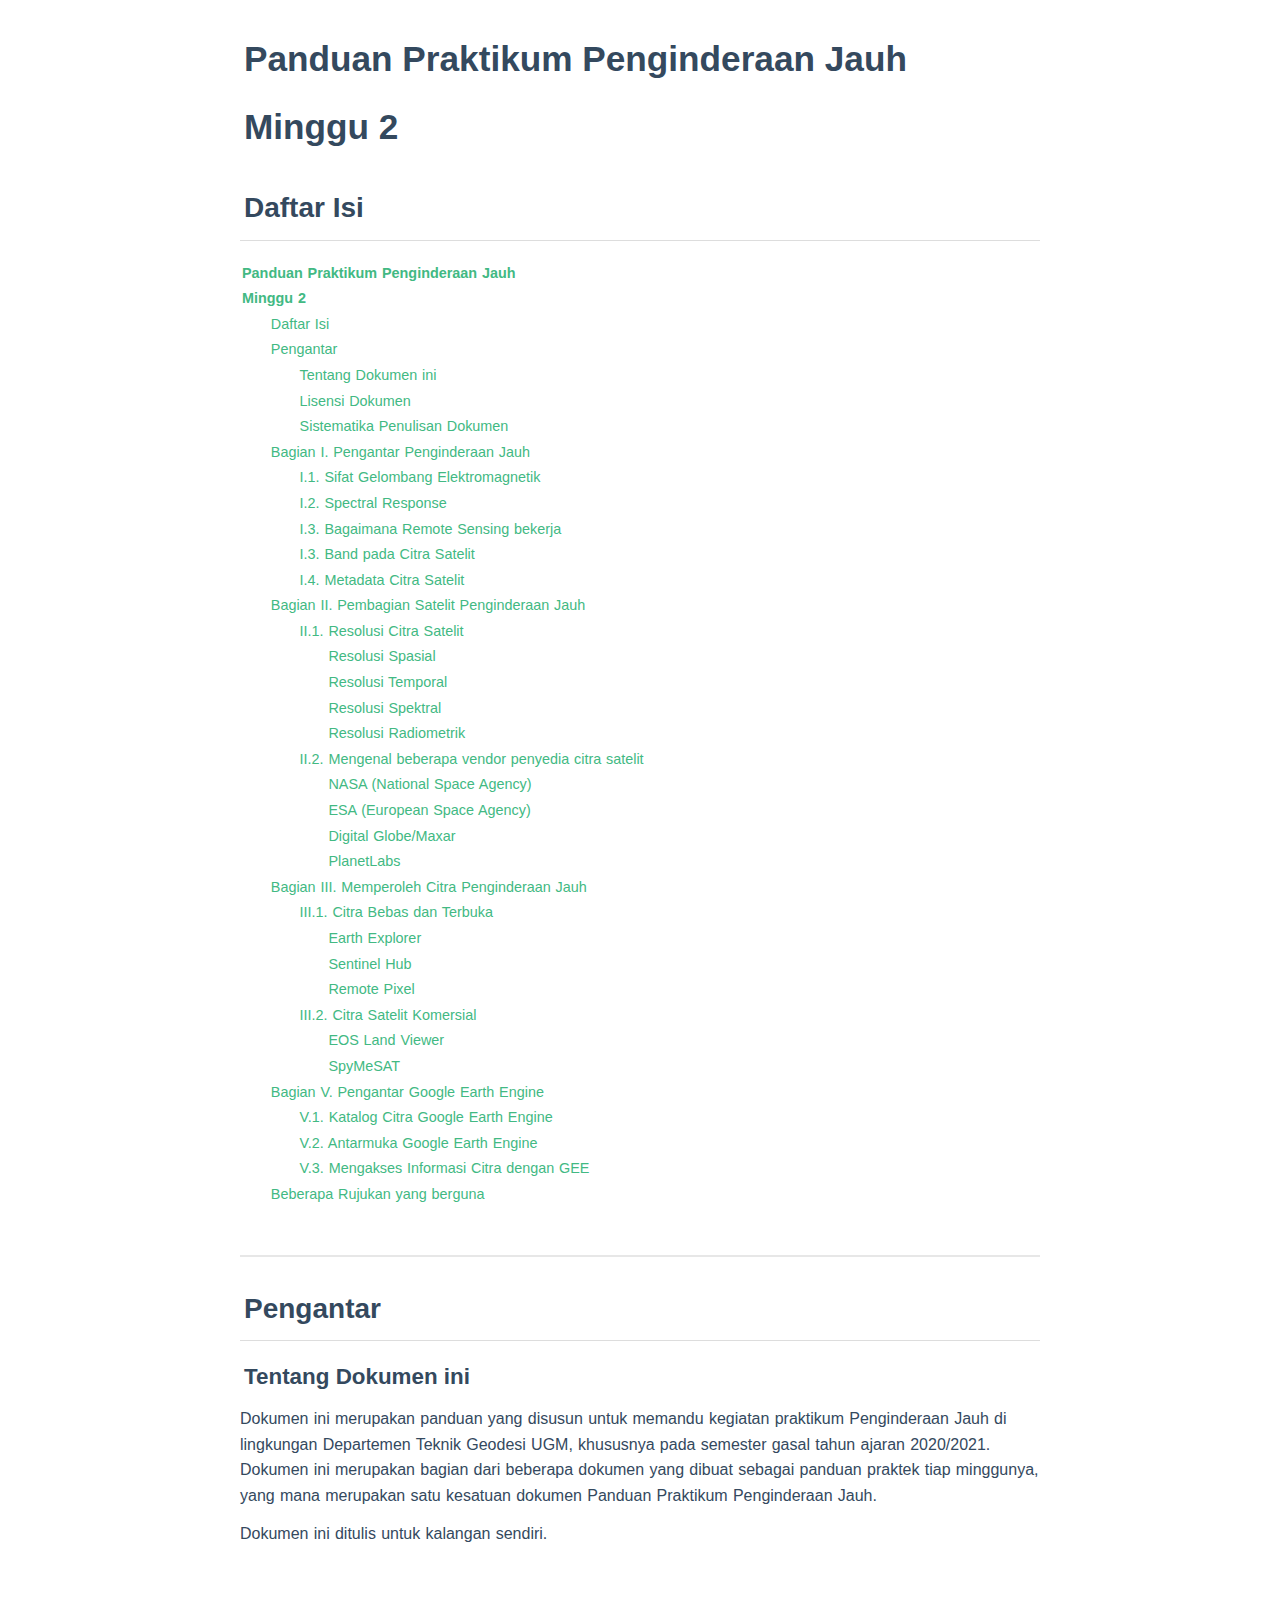
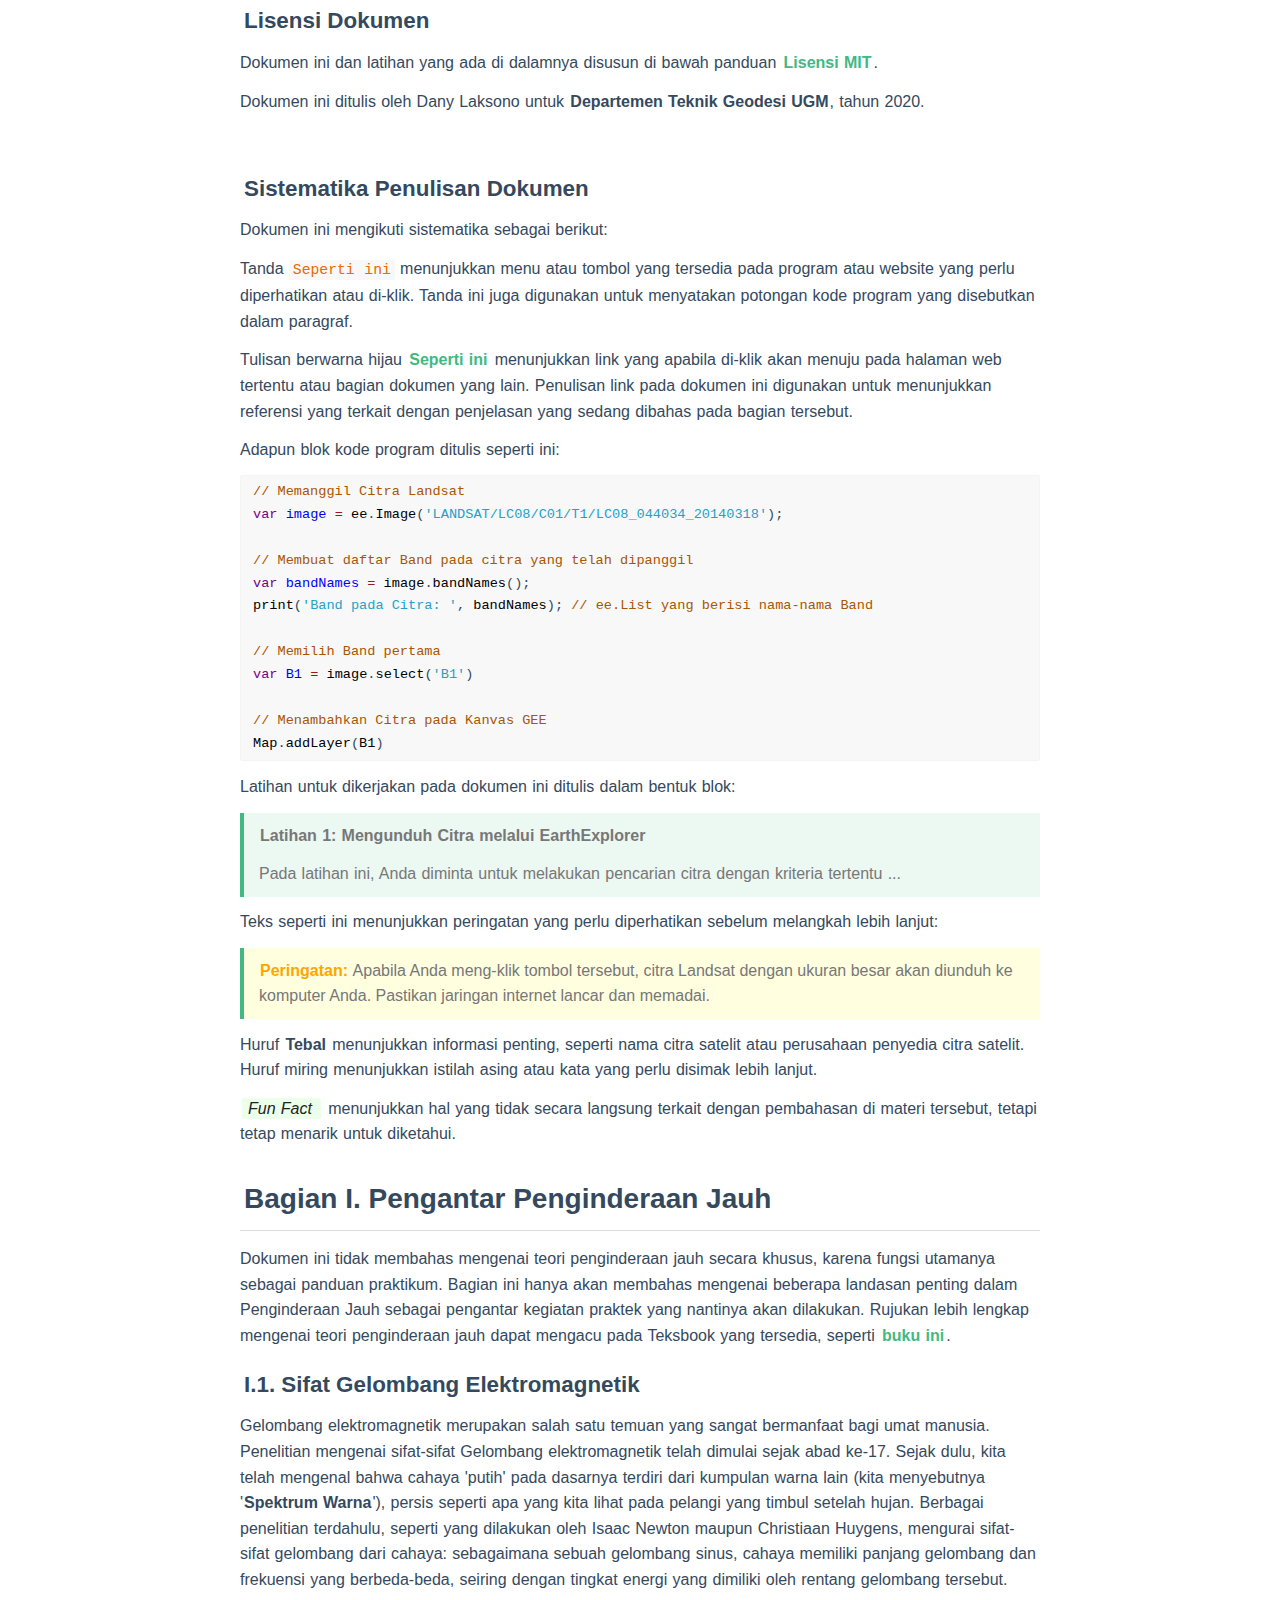
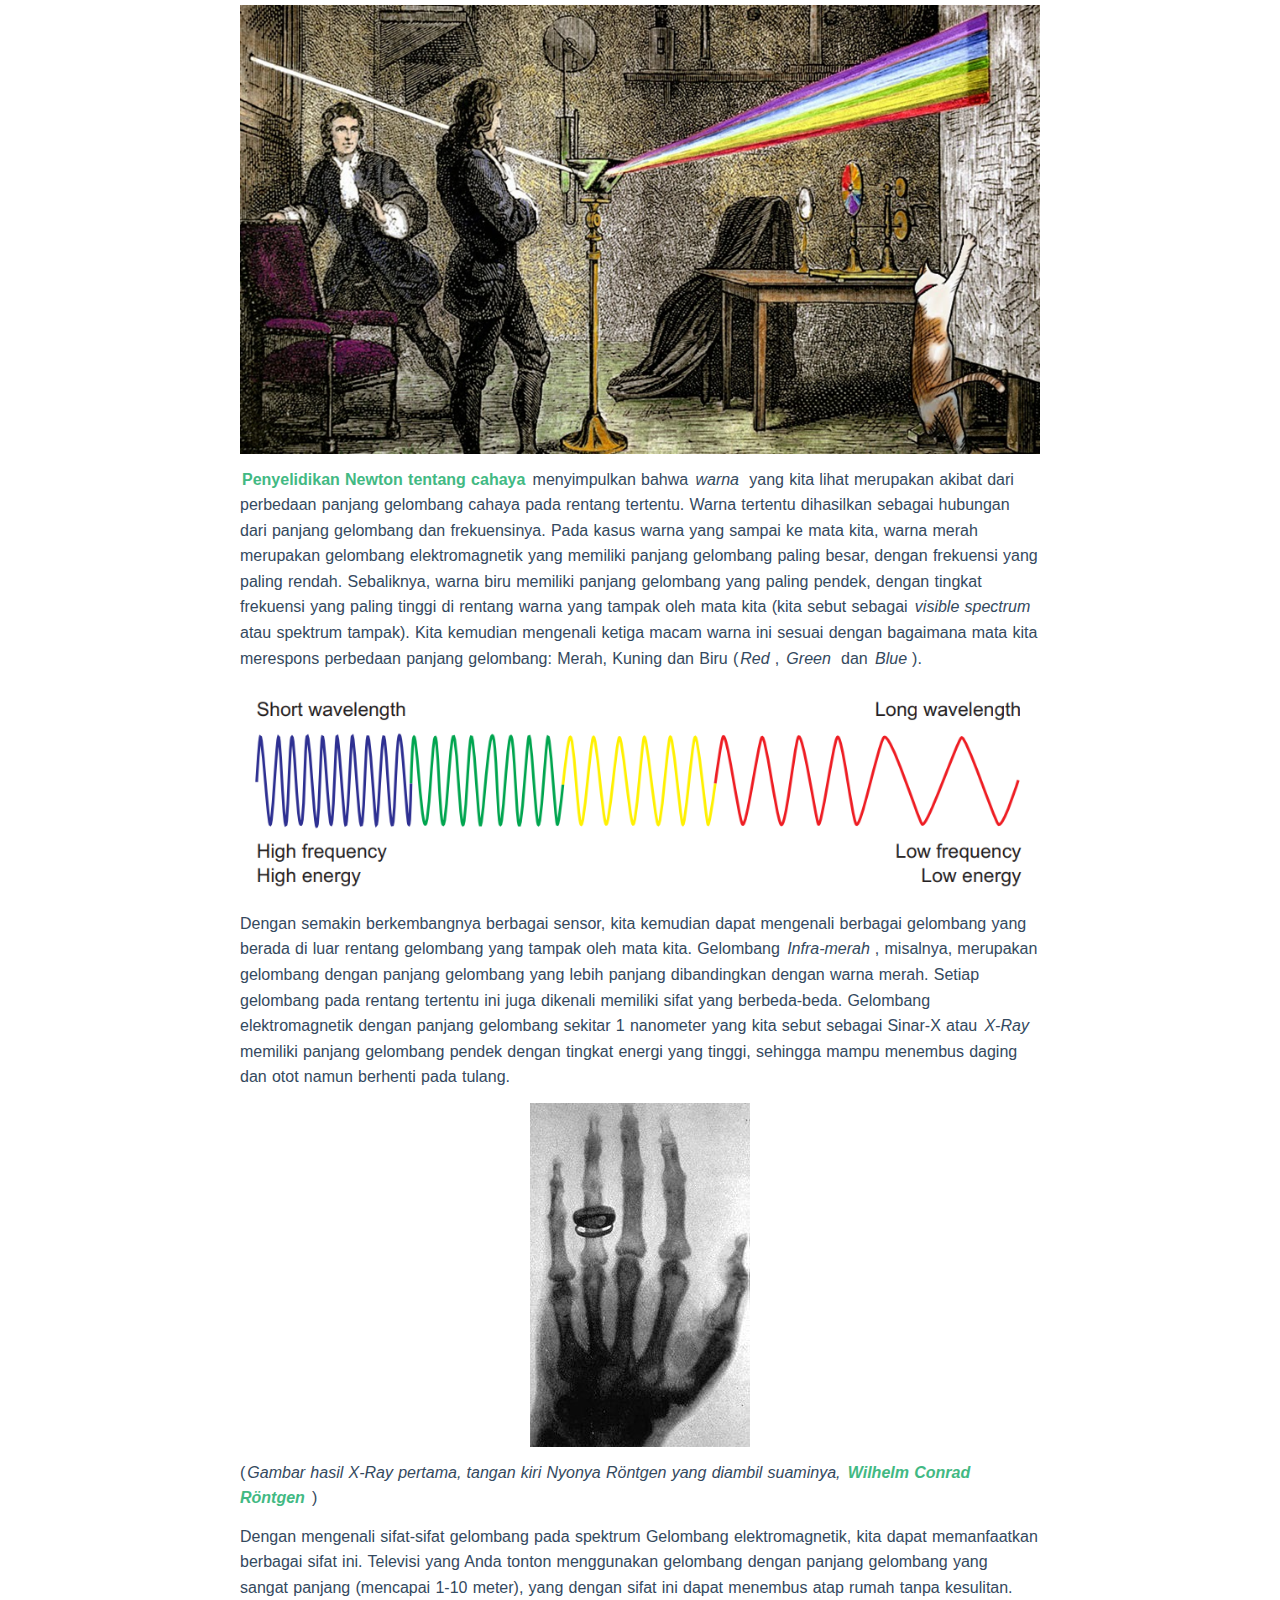
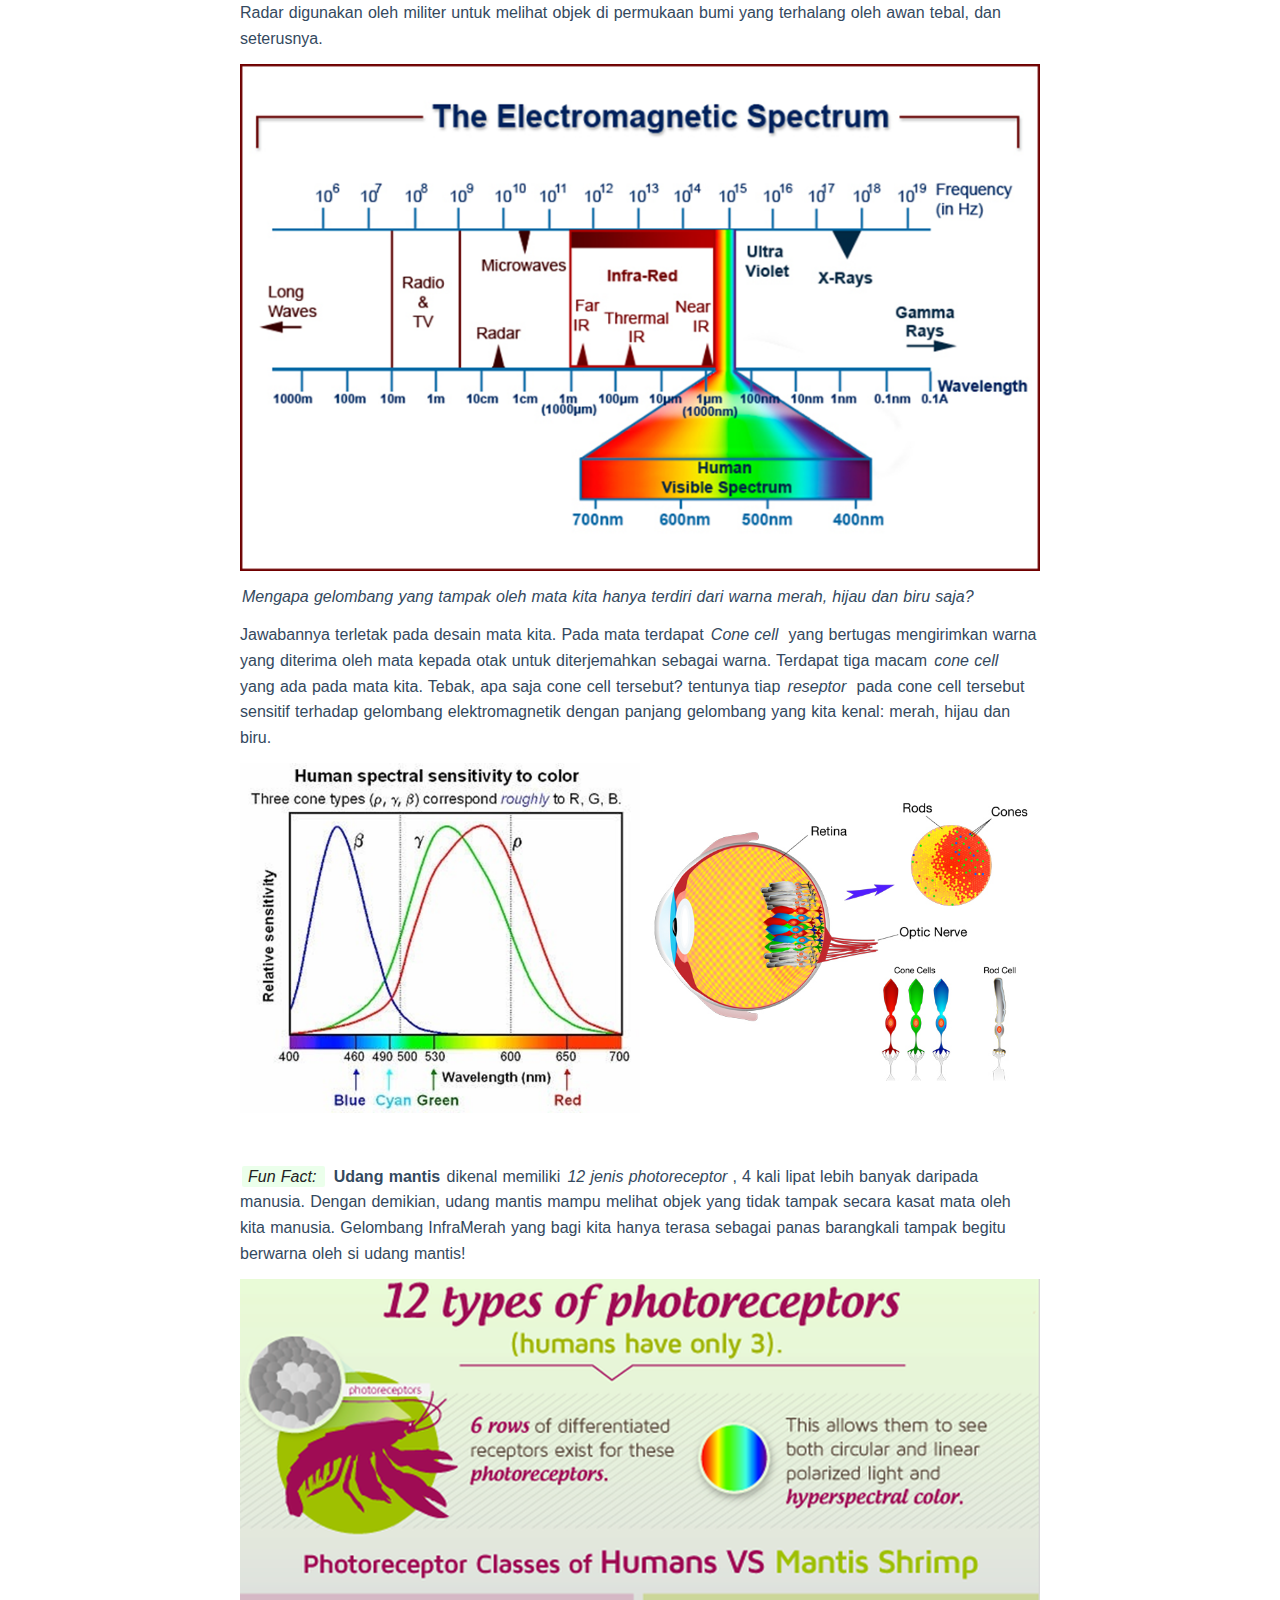
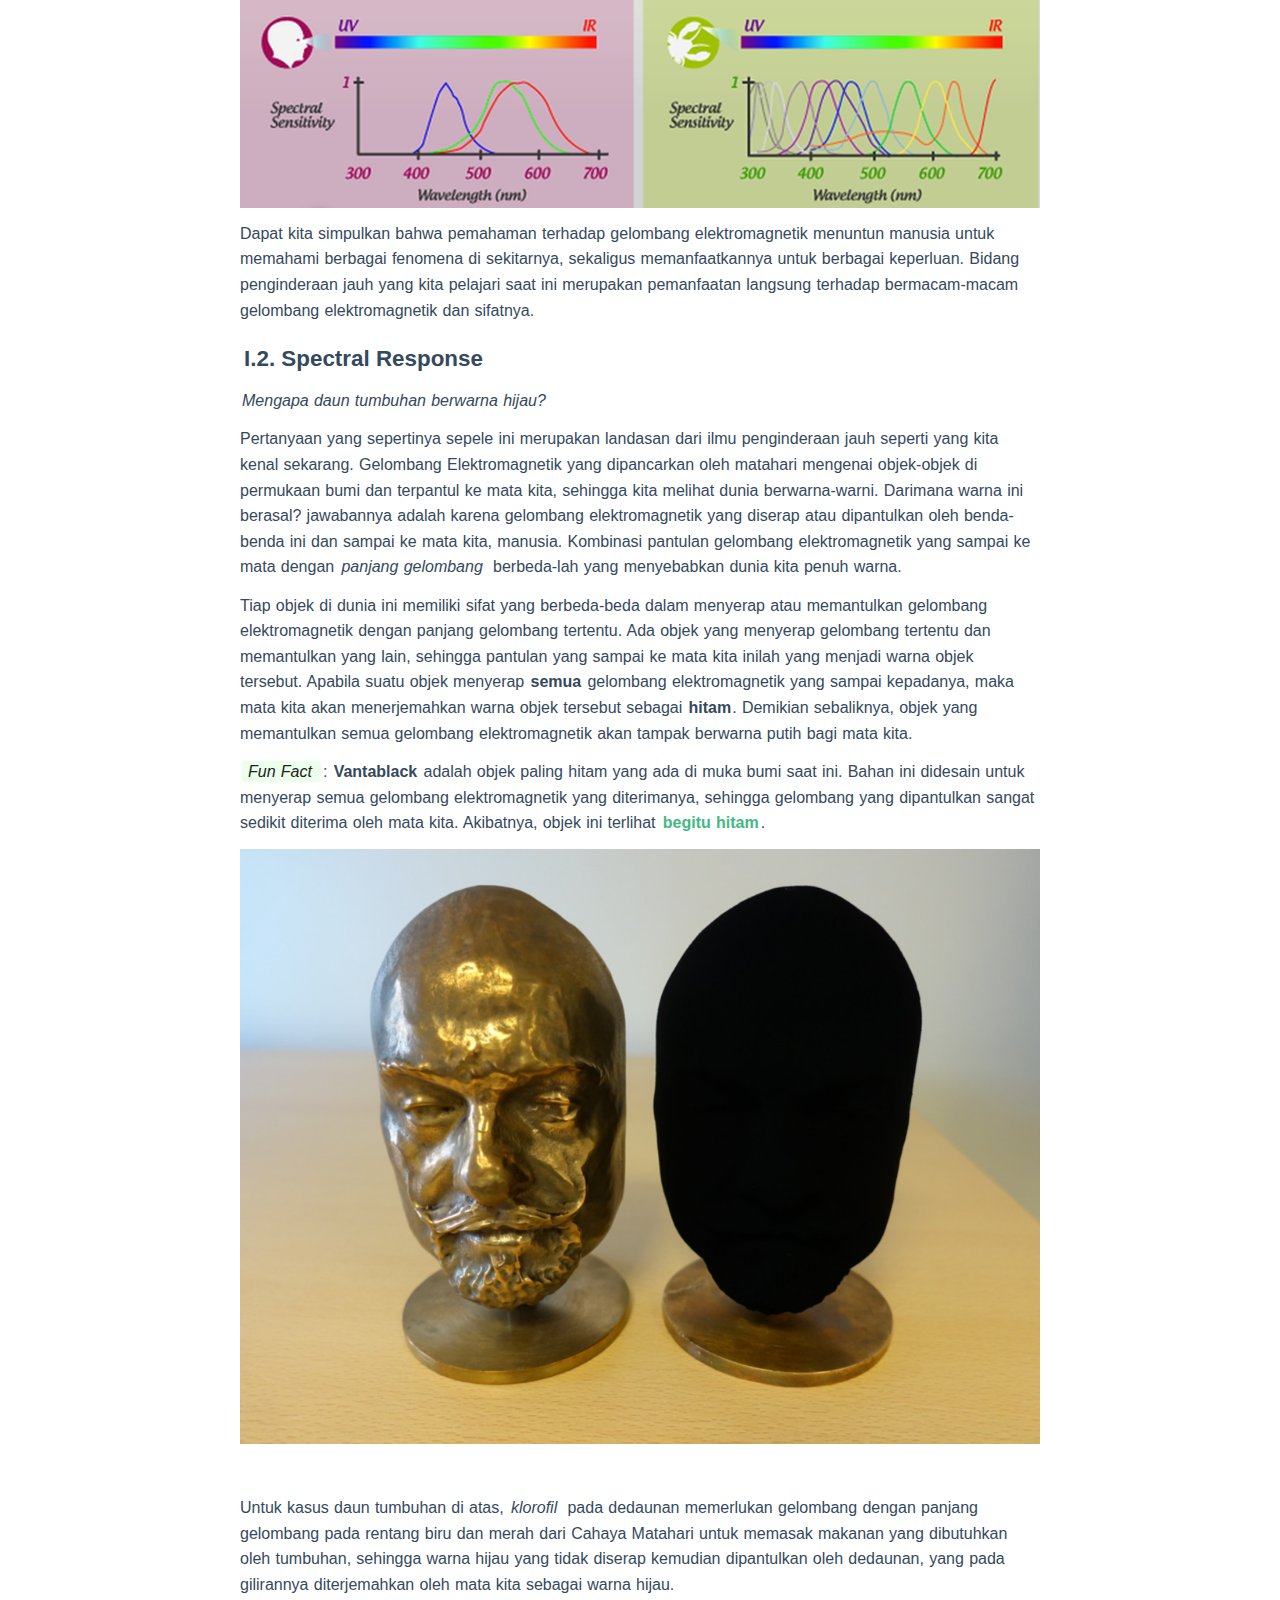
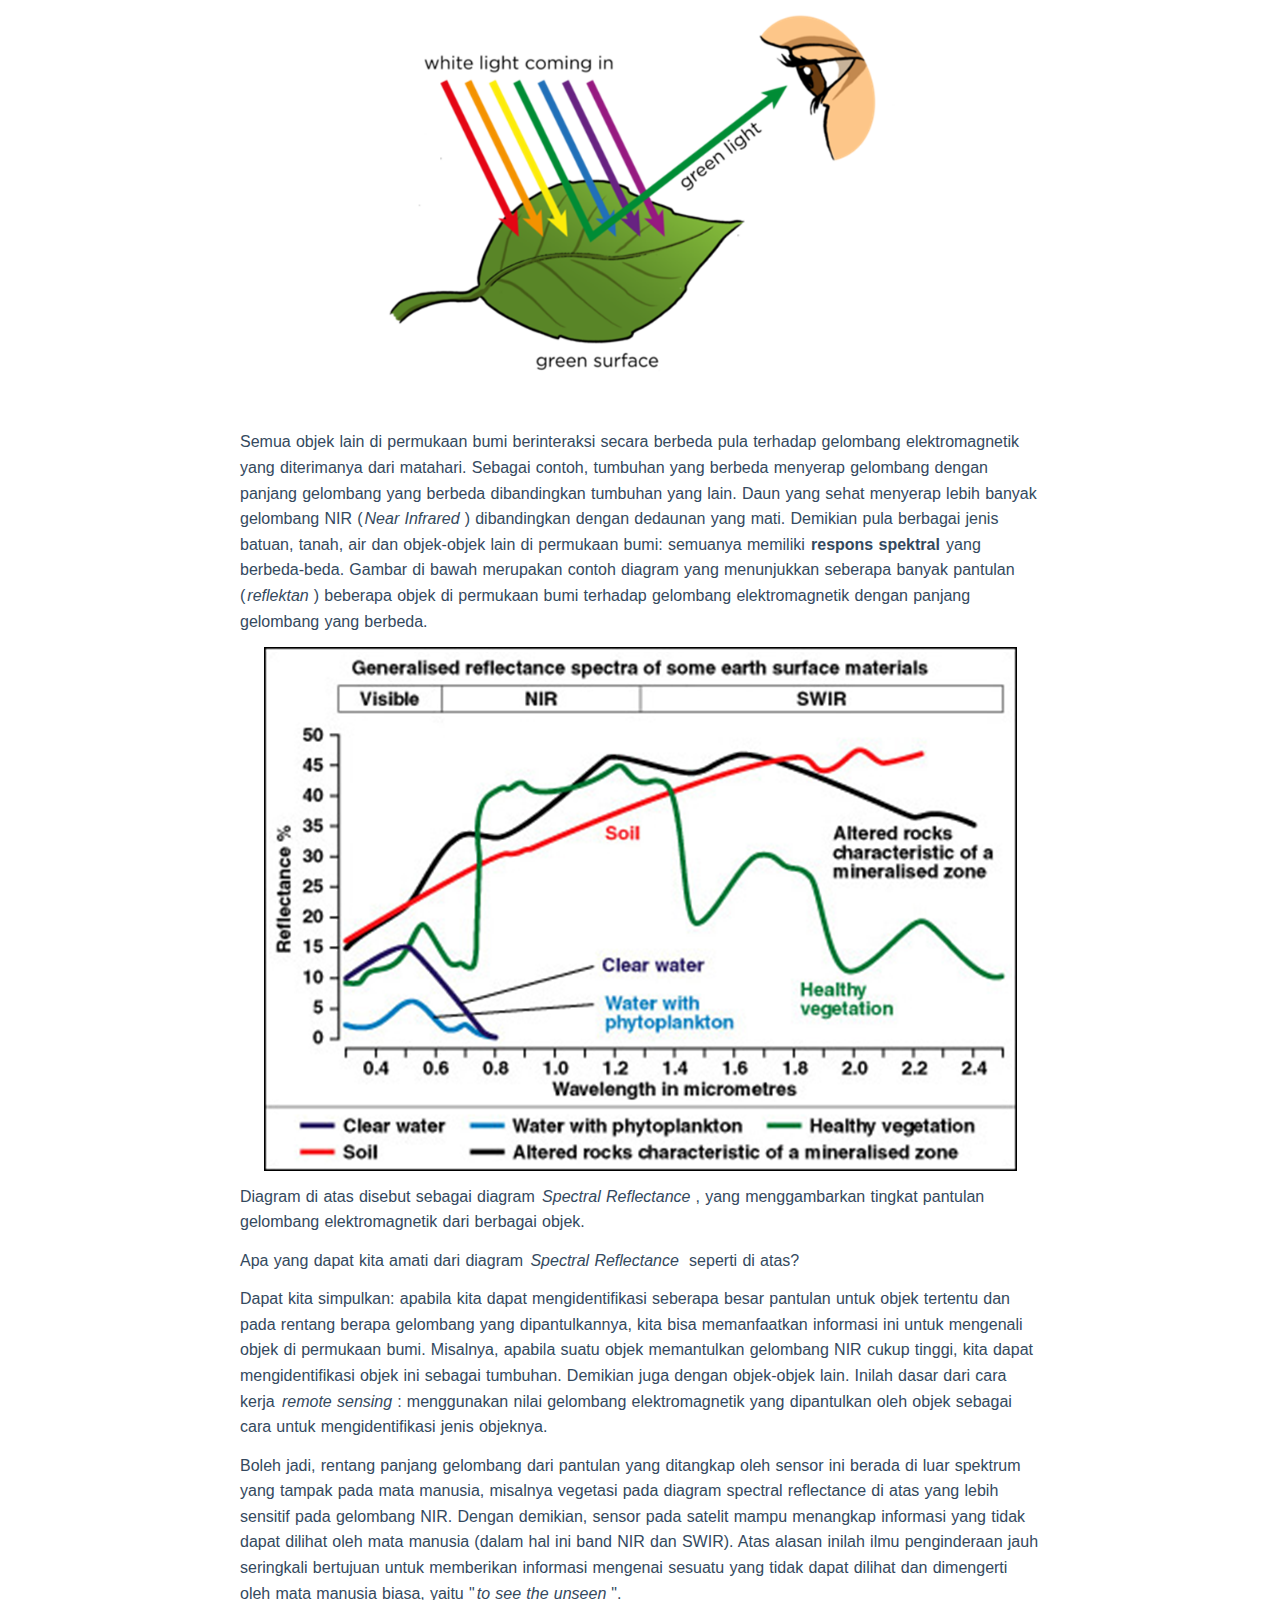
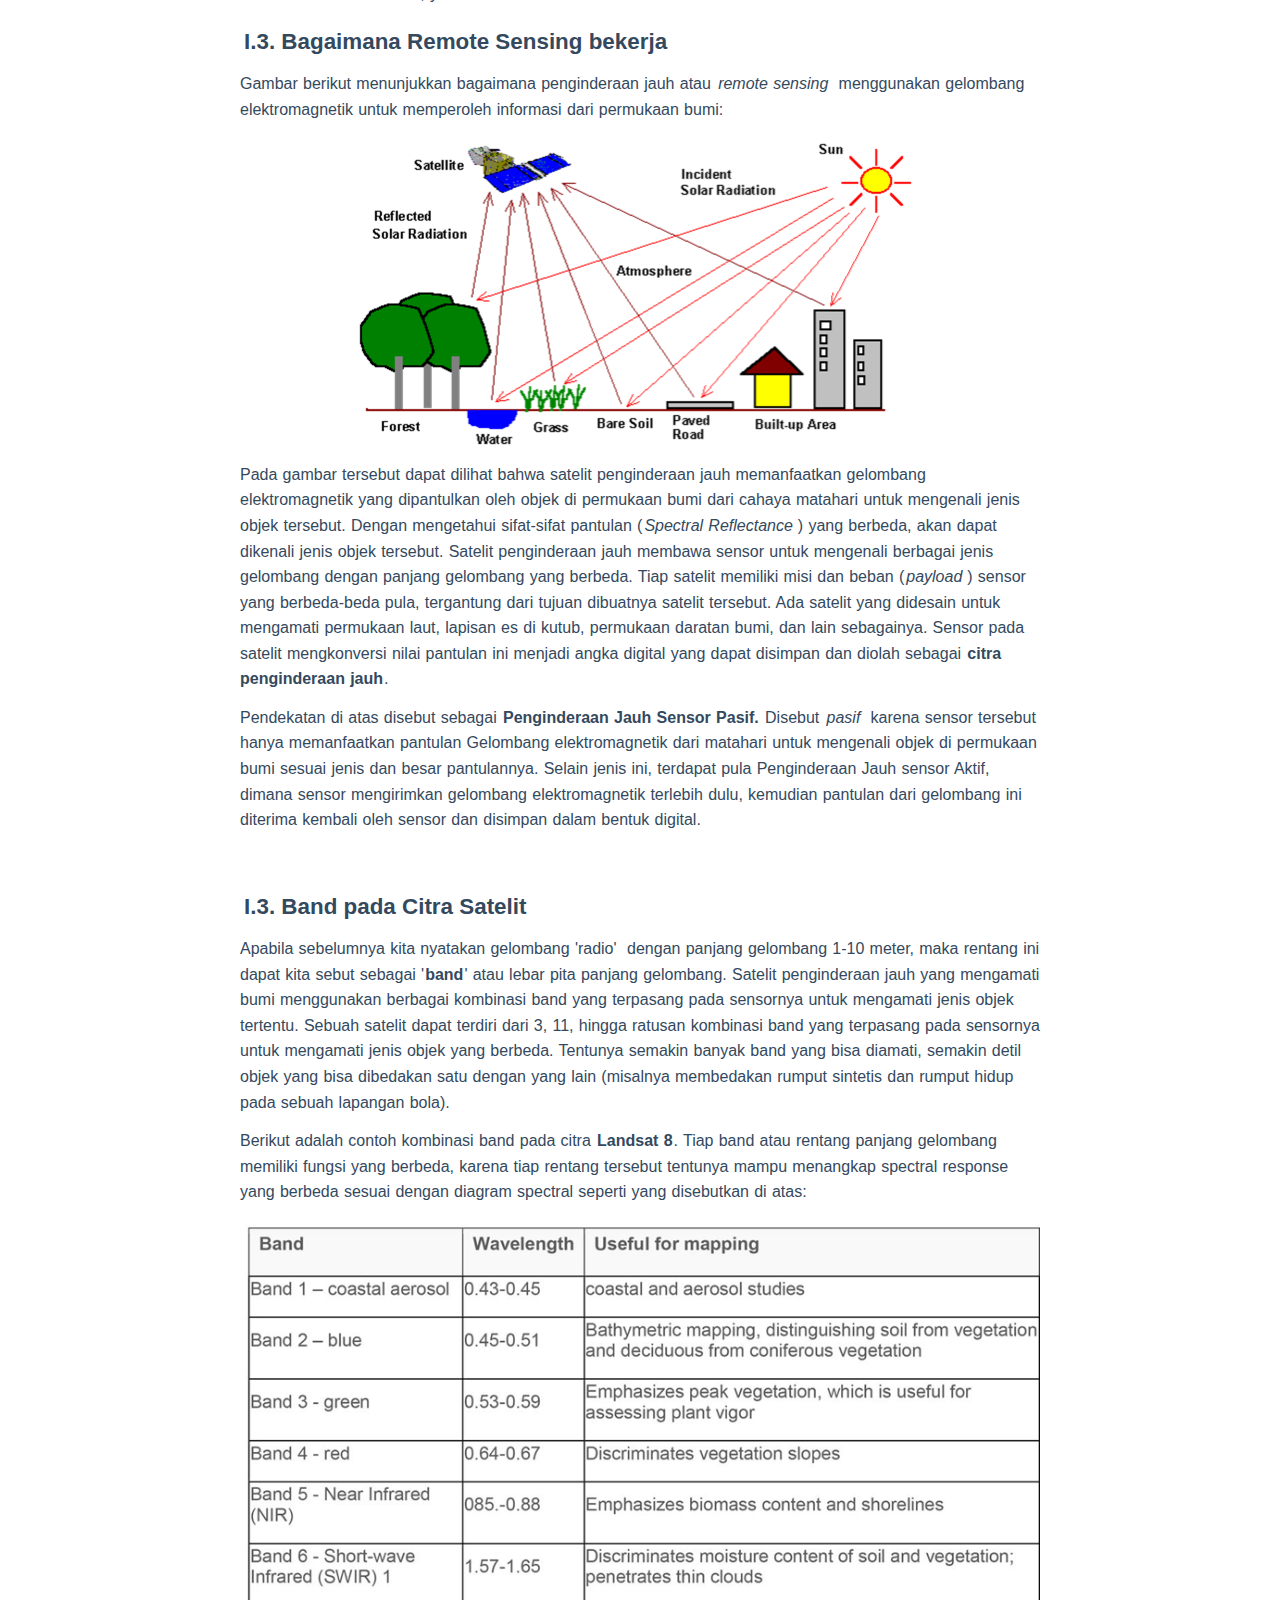
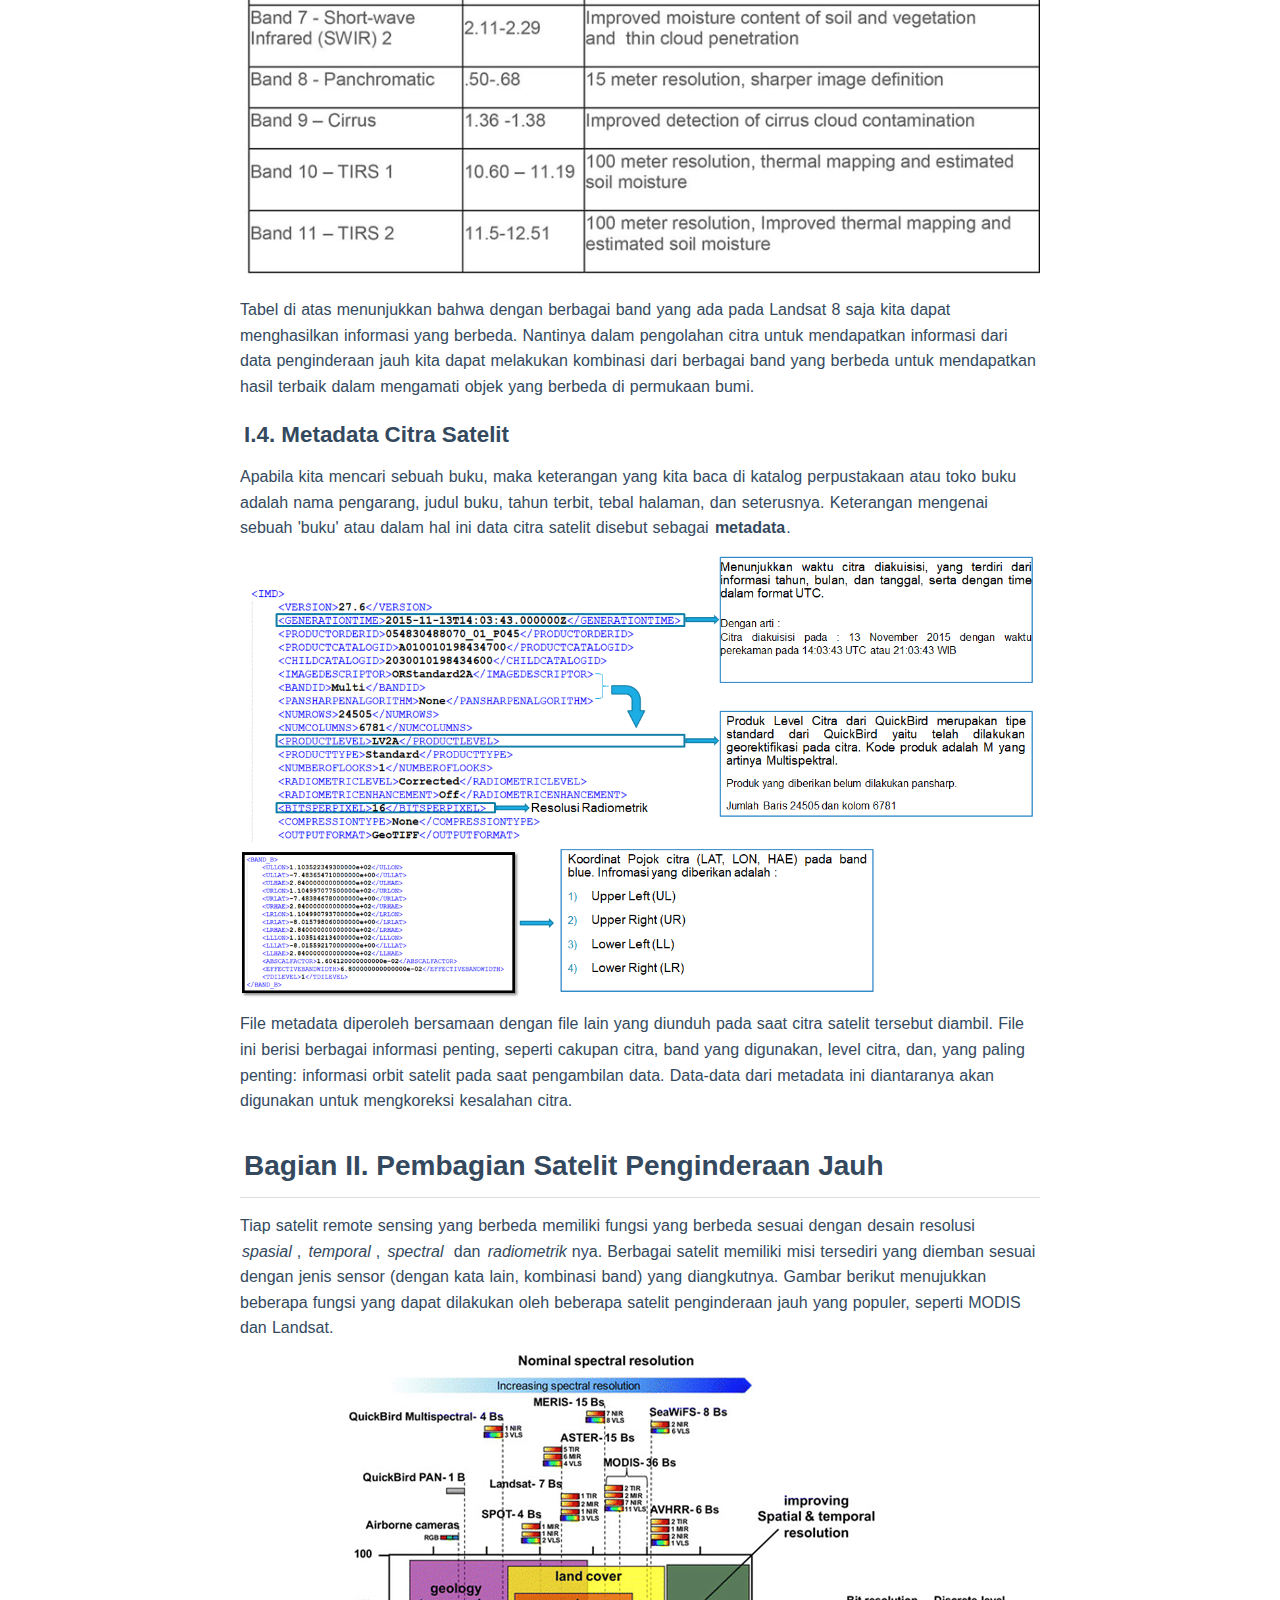
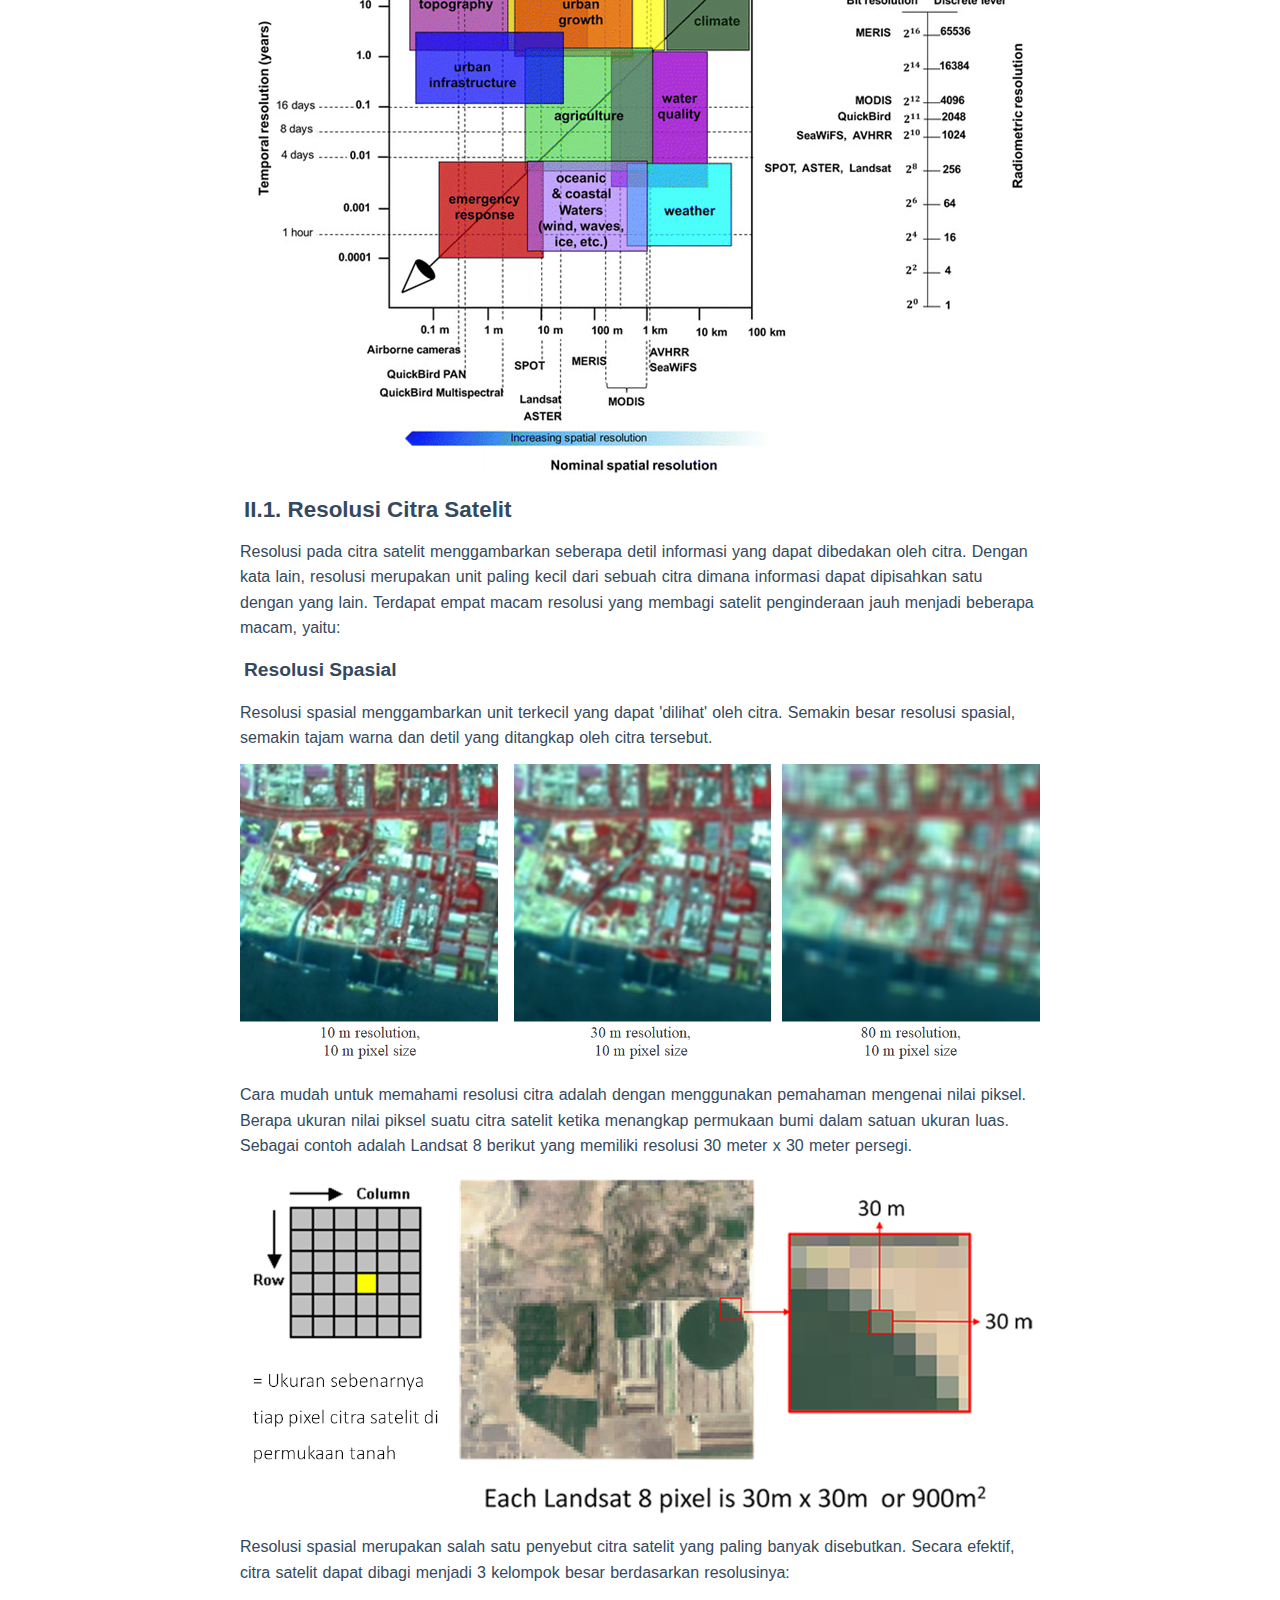
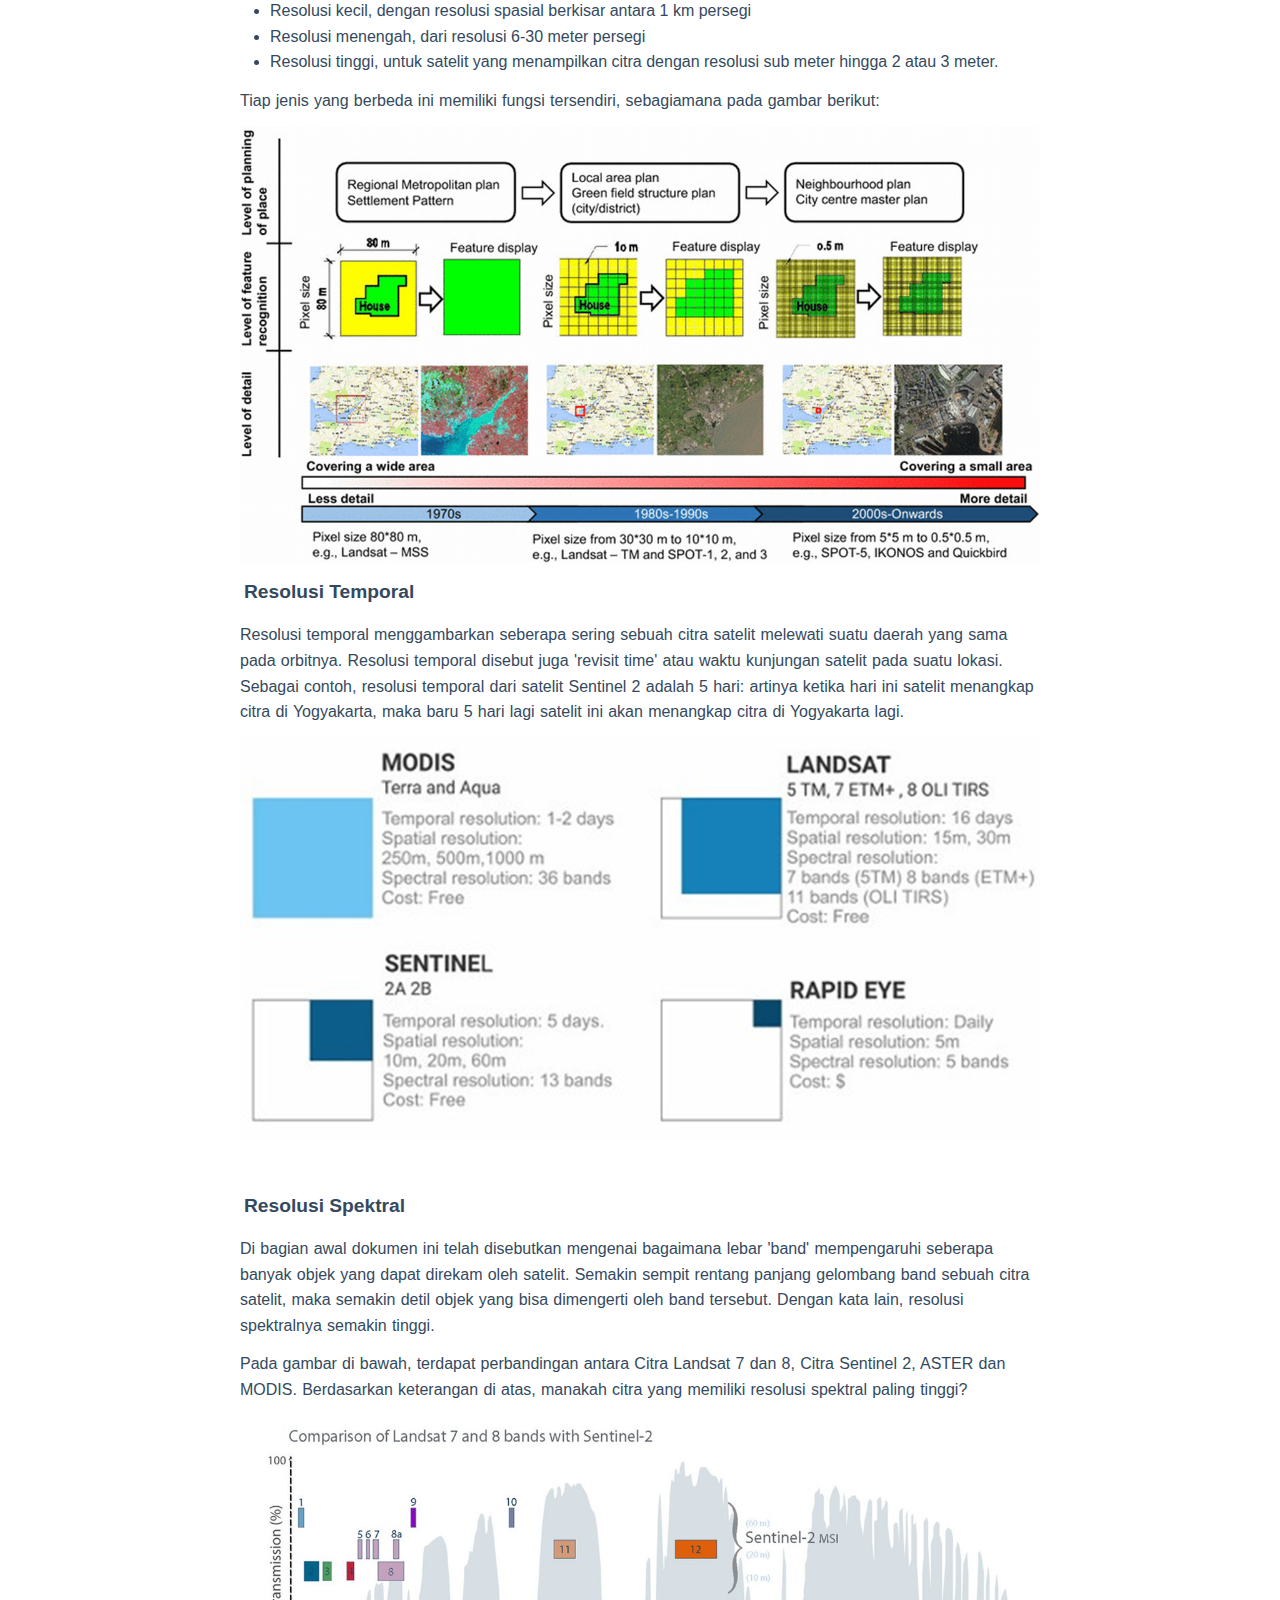
<file: inderaja/index.html>
<!doctype html>
<html>
<head>
<meta charset='UTF-8'><meta name='viewport' content='width=device-width initial-scale=1'>
<title>Panduan Praktikum PJ Minggu 2</title><style type='text/css'>html {overflow-x: initial !important;}:root { --bg-color:#ffffff; --text-color:#333333; --select-text-bg-color:#B5D6FC; --select-text-font-color:auto; --monospace:"Lucida Console",Consolas,"Courier",monospace; }
html { font-size: 14px; background-color: var(--bg-color); color: var(--text-color); font-family: "Helvetica Neue", Helvetica, Arial, sans-serif; -webkit-font-smoothing: antialiased; }
body { margin: 0px; padding: 0px; height: auto; bottom: 0px; top: 0px; left: 0px; right: 0px; font-size: 1rem; line-height: 1.42857; overflow-x: hidden; background: inherit; tab-size: 4; }
iframe { margin: auto; }
a.url { word-break: break-all; }
a:active, a:hover { outline: 0px; }
.in-text-selection, ::selection { text-shadow: none; background: var(--select-text-bg-color); color: var(--select-text-font-color); }
#write { margin: 0px auto; height: auto; width: inherit; word-break: normal; overflow-wrap: break-word; position: relative; white-space: normal; overflow-x: visible; padding-top: 40px; }
#write.first-line-indent p { text-indent: 2em; }
#write.first-line-indent li p, #write.first-line-indent p * { text-indent: 0px; }
#write.first-line-indent li { margin-left: 2em; }
.for-image #write { padding-left: 8px; padding-right: 8px; }
body.typora-export { padding-left: 30px; padding-right: 30px; }
.typora-export .footnote-line, .typora-export li, .typora-export p { white-space: pre-wrap; }
.typora-export .task-list-item input { pointer-events: none; }
@media screen and (max-width: 500px) {
  body.typora-export { padding-left: 0px; padding-right: 0px; }
  #write { padding-left: 20px; padding-right: 20px; }
  .CodeMirror-sizer { margin-left: 0px !important; }
  .CodeMirror-gutters { display: none !important; }
}
#write li > figure:last-child { margin-bottom: 0.5rem; }
#write ol, #write ul { position: relative; }
img { max-width: 100%; vertical-align: middle; image-orientation: from-image; }
button, input, select, textarea { color: inherit; font: inherit; }
input[type="checkbox"], input[type="radio"] { line-height: normal; padding: 0px; }
*, ::after, ::before { box-sizing: border-box; }
#write h1, #write h2, #write h3, #write h4, #write h5, #write h6, #write p, #write pre { width: inherit; }
#write h1, #write h2, #write h3, #write h4, #write h5, #write h6, #write p { position: relative; }
p { line-height: inherit; }
h1, h2, h3, h4, h5, h6 { break-after: avoid-page; break-inside: avoid; orphans: 4; }
p { orphans: 4; }
h1 { font-size: 2rem; }
h2 { font-size: 1.8rem; }
h3 { font-size: 1.6rem; }
h4 { font-size: 1.4rem; }
h5 { font-size: 1.2rem; }
h6 { font-size: 1rem; }
.md-math-block, .md-rawblock, h1, h2, h3, h4, h5, h6, p { margin-top: 1rem; margin-bottom: 1rem; }
.hidden { display: none; }
.md-blockmeta { color: rgb(204, 204, 204); font-weight: 700; font-style: italic; }
a { cursor: pointer; }
sup.md-footnote { padding: 2px 4px; background-color: rgba(238, 238, 238, 0.7); color: rgb(85, 85, 85); border-radius: 4px; cursor: pointer; }
sup.md-footnote a, sup.md-footnote a:hover { color: inherit; text-transform: inherit; text-decoration: inherit; }
#write input[type="checkbox"] { cursor: pointer; width: inherit; height: inherit; }
figure { overflow-x: auto; margin: 1.2em 0px; max-width: calc(100% + 16px); padding: 0px; }
figure > table { margin: 0px; }
tr { break-inside: avoid; break-after: auto; }
thead { display: table-header-group; }
table { border-collapse: collapse; border-spacing: 0px; width: 100%; overflow: auto; break-inside: auto; text-align: left; }
table.md-table td { min-width: 32px; }
.CodeMirror-gutters { border-right: 0px; background-color: inherit; }
.CodeMirror-linenumber { user-select: none; }
.CodeMirror { text-align: left; }
.CodeMirror-placeholder { opacity: 0.3; }
.CodeMirror pre { padding: 0px 4px; }
.CodeMirror-lines { padding: 0px; }
div.hr:focus { cursor: none; }
#write pre { white-space: pre-wrap; }
#write.fences-no-line-wrapping pre { white-space: pre; }
#write pre.ty-contain-cm { white-space: normal; }
.CodeMirror-gutters { margin-right: 4px; }
.md-fences { font-size: 0.9rem; display: block; break-inside: avoid; text-align: left; overflow: visible; white-space: pre; background: inherit; position: relative !important; }
.md-diagram-panel { width: 100%; margin-top: 10px; text-align: center; padding-top: 0px; padding-bottom: 8px; overflow-x: auto; }
#write .md-fences.mock-cm { white-space: pre-wrap; }
.md-fences.md-fences-with-lineno { padding-left: 0px; }
#write.fences-no-line-wrapping .md-fences.mock-cm { white-space: pre; overflow-x: auto; }
.md-fences.mock-cm.md-fences-with-lineno { padding-left: 8px; }
.CodeMirror-line, twitterwidget { break-inside: avoid; }
.footnotes { opacity: 0.8; font-size: 0.9rem; margin-top: 1em; margin-bottom: 1em; }
.footnotes + .footnotes { margin-top: 0px; }
.md-reset { margin: 0px; padding: 0px; border: 0px; outline: 0px; vertical-align: top; background: 0px 0px; text-decoration: none; text-shadow: none; float: none; position: static; width: auto; height: auto; white-space: nowrap; cursor: inherit; -webkit-tap-highlight-color: transparent; line-height: normal; font-weight: 400; text-align: left; box-sizing: content-box; direction: ltr; }
li div { padding-top: 0px; }
blockquote { margin: 1rem 0px; }
li .mathjax-block, li p { margin: 0.5rem 0px; }
li { margin: 0px; position: relative; }
blockquote > :last-child { margin-bottom: 0px; }
blockquote > :first-child, li > :first-child { margin-top: 0px; }
.footnotes-area { color: rgb(136, 136, 136); margin-top: 0.714rem; padding-bottom: 0.143rem; white-space: normal; }
#write .footnote-line { white-space: pre-wrap; }
@media print {
  body, html { border: 1px solid transparent; height: 99%; break-after: avoid; break-before: avoid; font-variant-ligatures: no-common-ligatures; }
  #write { margin-top: 0px; padding-top: 0px; border-color: transparent !important; }
  .typora-export * { -webkit-print-color-adjust: exact; }
  html.blink-to-pdf { font-size: 13px; }
  .typora-export #write { break-after: avoid; }
  .typora-export #write::after { height: 0px; }
  .is-mac table { break-inside: avoid; }
}
.footnote-line { margin-top: 0.714em; font-size: 0.7em; }
a img, img a { cursor: pointer; }
pre.md-meta-block { font-size: 0.8rem; min-height: 0.8rem; white-space: pre-wrap; background: rgb(204, 204, 204); display: block; overflow-x: hidden; }
p > .md-image:only-child:not(.md-img-error) img, p > img:only-child { display: block; margin: auto; }
#write.first-line-indent p > .md-image:only-child:not(.md-img-error) img { left: -2em; position: relative; }
p > .md-image:only-child { display: inline-block; width: 100%; }
#write .MathJax_Display { margin: 0.8em 0px 0px; }
.md-math-block { width: 100%; }
.md-math-block:not(:empty)::after { display: none; }
[contenteditable="true"]:active, [contenteditable="true"]:focus, [contenteditable="false"]:active, [contenteditable="false"]:focus { outline: 0px; box-shadow: none; }
.md-task-list-item { position: relative; list-style-type: none; }
.task-list-item.md-task-list-item { padding-left: 0px; }
.md-task-list-item > input { position: absolute; top: 0px; left: 0px; margin-left: -1.2em; margin-top: calc(1em - 10px); border: none; }
.math { font-size: 1rem; }
.md-toc { min-height: 3.58rem; position: relative; font-size: 0.9rem; border-radius: 10px; }
.md-toc-content { position: relative; margin-left: 0px; }
.md-toc-content::after, .md-toc::after { display: none; }
.md-toc-item { display: block; color: rgb(65, 131, 196); }
.md-toc-item a { text-decoration: none; }
.md-toc-inner:hover { text-decoration: underline; }
.md-toc-inner { display: inline-block; cursor: pointer; }
.md-toc-h1 .md-toc-inner { margin-left: 0px; font-weight: 700; }
.md-toc-h2 .md-toc-inner { margin-left: 2em; }
.md-toc-h3 .md-toc-inner { margin-left: 4em; }
.md-toc-h4 .md-toc-inner { margin-left: 6em; }
.md-toc-h5 .md-toc-inner { margin-left: 8em; }
.md-toc-h6 .md-toc-inner { margin-left: 10em; }
@media screen and (max-width: 48em) {
  .md-toc-h3 .md-toc-inner { margin-left: 3.5em; }
  .md-toc-h4 .md-toc-inner { margin-left: 5em; }
  .md-toc-h5 .md-toc-inner { margin-left: 6.5em; }
  .md-toc-h6 .md-toc-inner { margin-left: 8em; }
}
a.md-toc-inner { font-size: inherit; font-style: inherit; font-weight: inherit; line-height: inherit; }
.footnote-line a:not(.reversefootnote) { color: inherit; }
.md-attr { display: none; }
.md-fn-count::after { content: "."; }
code, pre, samp, tt { font-family: var(--monospace); }
kbd { margin: 0px 0.1em; padding: 0.1em 0.6em; font-size: 0.8em; color: rgb(36, 39, 41); background: rgb(255, 255, 255); border: 1px solid rgb(173, 179, 185); border-radius: 3px; box-shadow: rgba(12, 13, 14, 0.2) 0px 1px 0px, rgb(255, 255, 255) 0px 0px 0px 2px inset; white-space: nowrap; vertical-align: middle; }
.md-comment { color: rgb(162, 127, 3); opacity: 0.8; font-family: var(--monospace); }
code { text-align: left; vertical-align: initial; }
a.md-print-anchor { white-space: pre !important; border-width: initial !important; border-style: none !important; border-color: initial !important; display: inline-block !important; position: absolute !important; width: 1px !important; right: 0px !important; outline: 0px !important; background: 0px 0px !important; text-decoration: initial !important; text-shadow: initial !important; }
.md-inline-math .MathJax_SVG .noError { display: none !important; }
.html-for-mac .inline-math-svg .MathJax_SVG { vertical-align: 0.2px; }
.md-math-block .MathJax_SVG_Display { text-align: center; margin: 0px; position: relative; text-indent: 0px; max-width: none; max-height: none; min-height: 0px; min-width: 100%; width: auto; overflow-y: hidden; display: block !important; }
.MathJax_SVG_Display, .md-inline-math .MathJax_SVG_Display { width: auto; margin: inherit; display: inline-block !important; }
.MathJax_SVG .MJX-monospace { font-family: var(--monospace); }
.MathJax_SVG .MJX-sans-serif { font-family: sans-serif; }
.MathJax_SVG { display: inline; font-style: normal; font-weight: 400; line-height: normal; zoom: 90%; text-indent: 0px; text-align: left; text-transform: none; letter-spacing: normal; word-spacing: normal; overflow-wrap: normal; white-space: nowrap; float: none; direction: ltr; max-width: none; max-height: none; min-width: 0px; min-height: 0px; border: 0px; padding: 0px; margin: 0px; }
.MathJax_SVG * { transition: none 0s ease 0s; }
.MathJax_SVG_Display svg { vertical-align: middle !important; margin-bottom: 0px !important; margin-top: 0px !important; }
.os-windows.monocolor-emoji .md-emoji { font-family: "Segoe UI Symbol", sans-serif; }
.md-diagram-panel > svg { max-width: 100%; }
[lang="flow"] svg, [lang="mermaid"] svg { max-width: 100%; height: auto; }
[lang="mermaid"] .node text { font-size: 1rem; }
table tr th { border-bottom: 0px; }
video { max-width: 100%; display: block; margin: 0px auto; }
iframe { max-width: 100%; width: 100%; border: none; }
.highlight td, .highlight tr { border: 0px; }
svg[id^="mermaidChart"] { line-height: 1em; }
mark { background: rgb(255, 255, 0); color: rgb(0, 0, 0); }
.md-html-inline .md-plain, .md-html-inline strong, mark .md-inline-math, mark strong { color: inherit; }
mark .md-meta { color: rgb(0, 0, 0); opacity: 0.3 !important; }
@media print {
  .typora-export h1, .typora-export h2, .typora-export h3, .typora-export h4, .typora-export h5, .typora-export h6 { break-inside: avoid; }
}


.CodeMirror { height: auto; }
.CodeMirror.cm-s-inner { background: inherit; }
.CodeMirror-scroll { overflow: auto hidden; z-index: 3; }
.CodeMirror-gutter-filler, .CodeMirror-scrollbar-filler { background-color: rgb(255, 255, 255); }
.CodeMirror-gutters { border-right: 1px solid rgb(221, 221, 221); background: inherit; white-space: nowrap; }
.CodeMirror-linenumber { padding: 0px 3px 0px 5px; text-align: right; color: rgb(153, 153, 153); }
.cm-s-inner .cm-keyword { color: rgb(119, 0, 136); }
.cm-s-inner .cm-atom, .cm-s-inner.cm-atom { color: rgb(34, 17, 153); }
.cm-s-inner .cm-number { color: rgb(17, 102, 68); }
.cm-s-inner .cm-def { color: rgb(0, 0, 255); }
.cm-s-inner .cm-variable { color: rgb(0, 0, 0); }
.cm-s-inner .cm-variable-2 { color: rgb(0, 85, 170); }
.cm-s-inner .cm-variable-3 { color: rgb(0, 136, 85); }
.cm-s-inner .cm-string { color: rgb(170, 17, 17); }
.cm-s-inner .cm-property { color: rgb(0, 0, 0); }
.cm-s-inner .cm-operator { color: rgb(152, 26, 26); }
.cm-s-inner .cm-comment, .cm-s-inner.cm-comment { color: rgb(170, 85, 0); }
.cm-s-inner .cm-string-2 { color: rgb(255, 85, 0); }
.cm-s-inner .cm-meta { color: rgb(85, 85, 85); }
.cm-s-inner .cm-qualifier { color: rgb(85, 85, 85); }
.cm-s-inner .cm-builtin { color: rgb(51, 0, 170); }
.cm-s-inner .cm-bracket { color: rgb(153, 153, 119); }
.cm-s-inner .cm-tag { color: rgb(17, 119, 0); }
.cm-s-inner .cm-attribute { color: rgb(0, 0, 204); }
.cm-s-inner .cm-header, .cm-s-inner.cm-header { color: rgb(0, 0, 255); }
.cm-s-inner .cm-quote, .cm-s-inner.cm-quote { color: rgb(0, 153, 0); }
.cm-s-inner .cm-hr, .cm-s-inner.cm-hr { color: rgb(153, 153, 153); }
.cm-s-inner .cm-link, .cm-s-inner.cm-link { color: rgb(0, 0, 204); }
.cm-negative { color: rgb(221, 68, 68); }
.cm-positive { color: rgb(34, 153, 34); }
.cm-header, .cm-strong { font-weight: 700; }
.cm-del { text-decoration: line-through; }
.cm-em { font-style: italic; }
.cm-link { text-decoration: underline; }
.cm-error { color: red; }
.cm-invalidchar { color: red; }
.cm-constant { color: rgb(38, 139, 210); }
.cm-defined { color: rgb(181, 137, 0); }
div.CodeMirror span.CodeMirror-matchingbracket { color: rgb(0, 255, 0); }
div.CodeMirror span.CodeMirror-nonmatchingbracket { color: rgb(255, 34, 34); }
.cm-s-inner .CodeMirror-activeline-background { background: inherit; }
.CodeMirror { position: relative; overflow: hidden; }
.CodeMirror-scroll { height: 100%; outline: 0px; position: relative; box-sizing: content-box; background: inherit; }
.CodeMirror-sizer { position: relative; }
.CodeMirror-gutter-filler, .CodeMirror-hscrollbar, .CodeMirror-scrollbar-filler, .CodeMirror-vscrollbar { position: absolute; z-index: 6; display: none; }
.CodeMirror-vscrollbar { right: 0px; top: 0px; overflow: hidden; }
.CodeMirror-hscrollbar { bottom: 0px; left: 0px; overflow: hidden; }
.CodeMirror-scrollbar-filler { right: 0px; bottom: 0px; }
.CodeMirror-gutter-filler { left: 0px; bottom: 0px; }
.CodeMirror-gutters { position: absolute; left: 0px; top: 0px; padding-bottom: 30px; z-index: 3; }
.CodeMirror-gutter { white-space: normal; height: 100%; box-sizing: content-box; padding-bottom: 30px; margin-bottom: -32px; display: inline-block; }
.CodeMirror-gutter-wrapper { position: absolute; z-index: 4; background: 0px 0px !important; border: none !important; }
.CodeMirror-gutter-background { position: absolute; top: 0px; bottom: 0px; z-index: 4; }
.CodeMirror-gutter-elt { position: absolute; cursor: default; z-index: 4; }
.CodeMirror-lines { cursor: text; }
.CodeMirror pre { border-radius: 0px; border-width: 0px; background: 0px 0px; font-family: inherit; font-size: inherit; margin: 0px; white-space: pre; overflow-wrap: normal; color: inherit; z-index: 2; position: relative; overflow: visible; }
.CodeMirror-wrap pre { overflow-wrap: break-word; white-space: pre-wrap; word-break: normal; }
.CodeMirror-code pre { border-right: 30px solid transparent; width: fit-content; }
.CodeMirror-wrap .CodeMirror-code pre { border-right: none; width: auto; }
.CodeMirror-linebackground { position: absolute; left: 0px; right: 0px; top: 0px; bottom: 0px; z-index: 0; }
.CodeMirror-linewidget { position: relative; z-index: 2; overflow: auto; }
.CodeMirror-wrap .CodeMirror-scroll { overflow-x: hidden; }
.CodeMirror-measure { position: absolute; width: 100%; height: 0px; overflow: hidden; visibility: hidden; }
.CodeMirror-measure pre { position: static; }
.CodeMirror div.CodeMirror-cursor { position: absolute; visibility: hidden; border-right: none; width: 0px; }
.CodeMirror div.CodeMirror-cursor { visibility: hidden; }
.CodeMirror-focused div.CodeMirror-cursor { visibility: inherit; }
.cm-searching { background: rgba(255, 255, 0, 0.4); }
@media print {
  .CodeMirror div.CodeMirror-cursor { visibility: hidden; }
}


/* cyrillic-ext */
/* cyrillic */
/* greek-ext */
/* greek */
/* vietnamese */
/* latin-ext */
/* latin */
/* cyrillic-ext */
/* cyrillic */
/* greek-ext */
/* greek */
/* vietnamese */
/* latin-ext */
/* latin */
/* cyrillic-ext */
/* cyrillic */
/* greek-ext */
/* greek */
/* vietnamese */
/* latin-ext */
/* latin */
/* cyrillic-ext */
/* cyrillic */
/* greek-ext */
/* greek */
/* vietnamese */
/* latin-ext */
/* latin */
@font-face {
    font-family: 'Source Sans Pro';
    font-style: normal;
    font-weight: 600;
    src: local('Source Sans Pro SemiBold'), local('SourceSansPro-SemiBold'), url('file:///C://Users//Geomatika//AppData//Roaming//Typora/themes/vue/6xKydSBYKcSV-LCoeQqfX1RYOo3i54rwlxdu.woff2') format('woff2');
    unicode-range: U+0000-00FF, U+0131, U+0152-0153, U+02BB-02BC, U+02C6, U+02DA, U+02DC, U+2000-206F, U+2074, U+20AC, U+2122, U+2191, U+2193, U+2212, U+2215, U+FEFF, U+FFFD;
}@import '';

:root {
    --side-bar-bg-color: #fff;
    --control-text-color: #777;
    --font-sans-serif: 'Ubuntu', 'Source Sans Pro', sans-serif !important;
    --font-monospace: 'Fira Code', 'Roboto Mono', monospace !important;
}

html {
    font-size: 16px;
}

body {
    font-family: var(--font-sans-serif);
    color: #34495e;
    -webkit-font-smoothing: antialiased;
    line-height: 1.6rem;
    letter-spacing: 0;
    margin: 0;
    overflow-x: hidden;
}

#write {
    max-width: 860px;
    margin: 0 auto;
    padding: 20px 30px 100px;
}

#write p {
    line-height: 1.6rem;
    word-spacing: .05rem;
}

#write ol li {
    padding-left: 0.5rem;
}

#write > ul:first-child,
#write > ol:first-child {
    margin-top: 30px;
}

body > *:first-child {
    margin-top: 0 !important;
}

body > *:last-child {
    margin-bottom: 0 !important;
}

a {
    color: #42b983;
    font-weight: 600;
    padding: 0 2px;
    text-decoration: none;
}

h1,
h2,
h3,
h4,
h5,
h6 {
    position: relative;
    margin-top: 1rem;
    margin-bottom: 1rem;
    font-weight: bold;
    line-height: 1.4;
    cursor: text;
}

h1:hover a.anchor,
h2:hover a.anchor,
h3:hover a.anchor,
h4:hover a.anchor,
h5:hover a.anchor,
h6:hover a.anchor {
    text-decoration: none;
}

h1 tt,
h1 code {
    font-size: inherit !important;
}

h2 tt,
h2 code {
    font-size: inherit !important;
}

h3 tt,
h3 code {
    font-size: inherit !important;
}

h4 tt,
h4 code {
    font-size: inherit !important;
}

h5 tt,
h5 code {
    font-size: inherit !important;
}

h6 tt,
h6 code {
    font-size: inherit !important;
}

h2 a,
h3 a {
    color: #34495e;
}

h1 {
    padding-bottom: .4rem;
    font-size: 2.2rem;
    line-height: 1.3;
}

h2 {
    font-size: 1.75rem;
    line-height: 1.225;
    margin: 35px 0 15px;
    padding-bottom: 0.5em;
    border-bottom: 1px solid #ddd;
}

h3 {
    font-size: 1.4rem;
    line-height: 1.43;
    margin: 20px 0 7px;
}

h4 {
    font-size: 1.2rem;
}

h5 {
    font-size: 1rem;
}

h6 {
    font-size: 1rem;
    color: #777;
}

p,
blockquote,
ul,
ol,
dl,
table {
    margin: 0.8em 0;
}

li > ol,
li > ul {
    margin: 0 0;
}

hr {
    height: 2px;
    padding: 0;
    margin: 16px 0;
    background-color: #e7e7e7;
    border: 0 none;
    overflow: hidden;
    box-sizing: content-box;
}

body > h2:first-child {
    margin-top: 0;
    padding-top: 0;
}

body > h1:first-child {
    margin-top: 0;
    padding-top: 0;
}

body > h1:first-child + h2 {
    margin-top: 0;
    padding-top: 0;
}

body > h3:first-child,
body > h4:first-child,
body > h5:first-child,
body > h6:first-child {
    margin-top: 0;
    padding-top: 0;
}

a:first-child h1,
a:first-child h2,
a:first-child h3,
a:first-child h4,
a:first-child h5,
a:first-child h6 {
    margin-top: 0;
    padding-top: 0;
}

h1 p,
h2 p,
h3 p,
h4 p,
h5 p,
h6 p {
    margin-top: 0;
}

li p.first {
    display: inline-block;
}

ul,
ol {
    padding-left: 30px;
}

ul:first-child,
ol:first-child {
    margin-top: 0;
}

ul:last-child,
ol:last-child {
    margin-bottom: 0;
}

blockquote {
    border-left: 4px solid #42b983;
    padding: 10px 15px;
    color: #777;
    background-color: rgba(66, 185, 131, .1);
}

table {
    padding: 0;
    word-break: initial;
}

table tr {
    border-top: 1px solid #dfe2e5;
    margin: 0;
    padding: 0;
}

table tr:nth-child(2n),
thead {
    background-color: #fafafa;
}

table tr th {
    font-weight: bold;
    border: 1px solid #dfe2e5;
    border-bottom: 0;
    text-align: left;
    margin: 0;
    padding: 6px 13px;
}

table tr td {
    border: 1px solid #dfe2e5;
    text-align: left;
    margin: 0;
    padding: 6px 13px;
}

table tr th:first-child,
table tr td:first-child {
    margin-top: 0;
}

table tr th:last-child,
table tr td:last-child {
    margin-bottom: 0;
}

#write strong {
    padding: 0 1px;
}

#write em {
    padding: 0 5px 0 2px;
}

#write table thead th {
    background-color: #f2f2f2;
}

#write .CodeMirror-gutters {
    border-right: none;
}

#write .md-fences {
    border: 1px solid #F4F4F4;
    -webkit-font-smoothing: initial;
    margin: 0.8rem 0 !important;
    padding: 0.3rem 0 !important;
    line-height: 1.43rem;
    background-color: #F8F8F8 !important;
    border-radius: 2px;
    font-family: var(--font-monospace);
    font-size: 0.85rem;
    word-wrap: normal;
}

#write .CodeMirror-wrap .CodeMirror-code pre {
    padding-left: 12px;
}

#write code, tt {
    padding: 2px 4px;
    border-radius: 2px;
    font-family: var(--font-monospace);
    font-size: 0.92rem;
    color: #e96900;
    background-color: #f8f8f8;
}

tt {
    margin: 0 2px;
}

#write .md-footnote {
    background-color: #f8f8f8;
    color: #e96900;
}

/* heighlight. */
#write mark {
    background-color: #EBFFEB;
    border-radius: 2px;
    padding: 2px 4px;
    margin: 0 2px;
    color: #222;
    font-weight: 500;
}

#write del {
    padding: 1px 2px;
}

.cm-s-inner .cm-link,
.cm-s-inner.cm-link {
    color: #22a2c9;
}

.cm-s-inner .cm-string {
    color: #22a2c9;
}

.md-task-list-item > input {
    margin-left: -1.3em;
}

@media print {
    html {
        font-size: 13px;
    }

    table,
    pre {
        page-break-inside: avoid;
    }

    pre {
        word-wrap: break-word;
    }
}

.md-fences {
    background-color: #f8f8f8;
}

#write pre.md-meta-block {
    padding: 1rem;
    font-size: 85%;
    line-height: 1.45;
    background-color: #f7f7f7;
    border: 0;
    border-radius: 3px;
    color: #777777;
    margin-top: 0 !important;
}

.mathjax-block > .code-tooltip {
    bottom: .375rem;
}

#write > h3.md-focus:before {
    left: -1.5625rem;
    top: .375rem;
}

#write > h4.md-focus:before {
    left: -1.5625rem;
    top: .285714286rem;
}

#write > h5.md-focus:before {
    left: -1.5625rem;
    top: .285714286rem;
}

#write > h6.md-focus:before {
    left: -1.5625rem;
    top: .285714286rem;
}

.md-image > .md-meta {
    border-radius: 3px;
    font-family: var(--font-monospace);
    padding: 2px 0 0 4px;
    font-size: 0.9em;
    color: inherit;
}

.md-tag {
    color: inherit;
}

.md-toc {
    margin-top: 20px;
    padding-bottom: 20px;
}

.sidebar-tabs {
    border-bottom: none;
}

#typora-quick-open {
    border: 1px solid #ddd;
    background-color: #f8f8f8;
}

#typora-quick-open-item {
    background-color: #FAFAFA;
    border-color: #FEFEFE #e5e5e5 #e5e5e5 #eee;
    border-style: solid;
    border-width: 1px;
}

#md-notification:before {
    top: 10px;
}

/** focus mode */

.on-focus-mode blockquote {
    border-left-color: rgba(85, 85, 85, 0.12);
}

header,
.context-menu,
.megamenu-content,
footer {
    font-family: var(--font-sans-serif);
}

.file-node-content:hover .file-node-icon,
.file-node-content:hover .file-node-open-state {
    visibility: visible;
}

.mac-seamless-mode #typora-sidebar {
    background-color: var(--side-bar-bg-color);
}

.md-lang {
    color: #b4654d;
}

.html-for-mac .context-menu {
    --item-hover-bg-color: #E6F0FE;
}

/* completely hide the element where it is not needed */
.page-break
{
    display: none; 
}
@media print, (overflow-block: paged) or (overflow-block: optional-paged)
{
  .page-break
  {
    display: block;
    page-break-after: always; /* CSS 2 */
         break-after: page;   /* CSS 3+ */
  }
}/* completely hide the element where it is not needed */
.page-break
{
    display: none; 
}
@media print, (overflow-block: paged) or (overflow-block: optional-paged)
{
  .page-break
  {
    display: block;
    page-break-after: always; /* CSS 2 */
         break-after: page;   /* CSS 3+ */
  }
}

</style>
</head>
<body class='typora-export os-windows'>
<div id='write'  class=''><h1><a name="panduan-praktikum-penginderaan-jauh" class="md-header-anchor"></a><span>Panduan Praktikum Penginderaan Jauh</span></h1><h1><a name="minggu-2" class="md-header-anchor"></a><span>Minggu 2</span></h1><h2><a name="daftar-isi" class="md-header-anchor"></a><span>Daftar Isi</span></h2><div class='md-toc' mdtype='toc'><p class="md-toc-content" role="list"><span role="listitem" class="md-toc-item md-toc-h1" data-ref="n0"><a class="md-toc-inner" href="#panduan-praktikum-penginderaan-jauh">Panduan Praktikum Penginderaan Jauh</a></span><span role="listitem" class="md-toc-item md-toc-h1" data-ref="n7"><a class="md-toc-inner" href="#minggu-2">Minggu 2</a></span><span role="listitem" class="md-toc-item md-toc-h2" data-ref="n12"><a class="md-toc-inner" href="#daftar-isi">Daftar Isi</a></span><span role="listitem" class="md-toc-item md-toc-h2" data-ref="n29"><a class="md-toc-inner" href="#pengantar">Pengantar</a></span><span role="listitem" class="md-toc-item md-toc-h3" data-ref="n82"><a class="md-toc-inner" href="#tentang-dokumen-ini">Tentang Dokumen ini</a></span><span role="listitem" class="md-toc-item md-toc-h3" data-ref="n237"><a class="md-toc-inner" href="#lisensi-dokumen">Lisensi Dokumen</a></span><span role="listitem" class="md-toc-item md-toc-h3" data-ref="n174"><a class="md-toc-inner" href="#sistematika-penulisan-dokumen">Sistematika Penulisan Dokumen</a></span><span role="listitem" class="md-toc-item md-toc-h2" data-ref="n73"><a class="md-toc-inner" href="#bagian-i-pengantar-penginderaan-jauh">Bagian I. Pengantar Penginderaan Jauh</a></span><span role="listitem" class="md-toc-item md-toc-h3" data-ref="n75"><a class="md-toc-inner" href="#i1-sifat-gelombang-elektromagnetik">I.1. Sifat Gelombang Elektromagnetik</a></span><span role="listitem" class="md-toc-item md-toc-h3" data-ref="n100"><a class="md-toc-inner" href="#i2-spectral-response">I.2. Spectral Response</a></span><span role="listitem" class="md-toc-item md-toc-h3" data-ref="n259"><a class="md-toc-inner" href="#i3-bagaimana-remote-sensing-bekerja">I.3. Bagaimana Remote Sensing bekerja</a></span><span role="listitem" class="md-toc-item md-toc-h3" data-ref="n102"><a class="md-toc-inner" href="#i3-band-pada-citra-satelit">I.3. Band pada Citra Satelit</a></span><span role="listitem" class="md-toc-item md-toc-h3" data-ref="n104"><a class="md-toc-inner" href="#i4-metadata-citra-satelit">I.4. Metadata Citra Satelit</a></span><span role="listitem" class="md-toc-item md-toc-h2" data-ref="n35"><a class="md-toc-inner" href="#bagian-ii-pembagian-satelit-penginderaan-jauh">Bagian II. Pembagian Satelit Penginderaan Jauh</a></span><span role="listitem" class="md-toc-item md-toc-h3" data-ref="n408"><a class="md-toc-inner" href="#ii1-resolusi-citra-satelit">II.1. Resolusi Citra Satelit</a></span><span role="listitem" class="md-toc-item md-toc-h4" data-ref="n110"><a class="md-toc-inner" href="#resolusi-spasial">Resolusi Spasial</a></span><span role="listitem" class="md-toc-item md-toc-h4" data-ref="n423"><a class="md-toc-inner" href="#resolusi-temporal">Resolusi Temporal</a></span><span role="listitem" class="md-toc-item md-toc-h4" data-ref="n113"><a class="md-toc-inner" href="#resolusi-spektral">Resolusi Spektral</a></span><span role="listitem" class="md-toc-item md-toc-h4" data-ref="n115"><a class="md-toc-inner" href="#resolusi-radiometrik">Resolusi Radiometrik</a></span><span role="listitem" class="md-toc-item md-toc-h3" data-ref="n42"><a class="md-toc-inner" href="#ii2-mengenal-beberapa-vendor-penyedia-citra-satelit">II.2. Mengenal beberapa vendor penyedia citra satelit</a></span><span role="listitem" class="md-toc-item md-toc-h4" data-ref="n77"><a class="md-toc-inner" href="#nasa-national-space-agencyhttpsearthdatanasagovlearnremote-sensing">NASA (National Space Agency)</a></span><span role="listitem" class="md-toc-item md-toc-h4" data-ref="n122"><a class="md-toc-inner" href="#esa-european-space-agencyhttpswwwesaint">ESA (European Space Agency)</a></span><span role="listitem" class="md-toc-item md-toc-h4" data-ref="n124"><a class="md-toc-inner" href="#digital-globemaxarhttpswwwmaxarcomconstellation">Digital Globe/Maxar</a></span><span role="listitem" class="md-toc-item md-toc-h4" data-ref="n139"><a class="md-toc-inner" href="#planetlabshttpswwwplanetcomproductsplanet-imagery">PlanetLabs</a></span><span role="listitem" class="md-toc-item md-toc-h2" data-ref="n16"><a class="md-toc-inner" href="#bagian-iii-memperoleh-citra-penginderaan-jauh">Bagian III. Memperoleh Citra Penginderaan Jauh</a></span><span role="listitem" class="md-toc-item md-toc-h3" data-ref="n472"><a class="md-toc-inner" href="#iii1-citra-bebas-dan-terbuka">III.1. Citra Bebas dan Terbuka</a></span><span role="listitem" class="md-toc-item md-toc-h4" data-ref="n150"><a class="md-toc-inner" href="#earth-explorer">Earth Explorer</a></span><span role="listitem" class="md-toc-item md-toc-h4" data-ref="n157"><a class="md-toc-inner" href="#sentinel-hub">Sentinel Hub</a></span><span role="listitem" class="md-toc-item md-toc-h4" data-ref="n151"><a class="md-toc-inner" href="#remote-pixel">Remote Pixel</a></span><span role="listitem" class="md-toc-item md-toc-h3" data-ref="n147"><a class="md-toc-inner" href="#iii2-citra-satelit-komersial">III.2. Citra Satelit Komersial</a></span><span role="listitem" class="md-toc-item md-toc-h4" data-ref="n680"><a class="md-toc-inner" href="#eos-land-viewer">EOS Land Viewer</a></span><span role="listitem" class="md-toc-item md-toc-h4" data-ref="n684"><a class="md-toc-inner" href="#spymesat">SpyMeSAT</a></span><span role="listitem" class="md-toc-item md-toc-h2" data-ref="n62"><a class="md-toc-inner" href="#bagian-v-pengantar-google-earth-engine">Bagian V. Pengantar Google Earth Engine</a></span><span role="listitem" class="md-toc-item md-toc-h3" data-ref="n458"><a class="md-toc-inner" href="#v1-katalog-citra-google-earth-engine">V.1. Katalog Citra Google Earth Engine</a></span><span role="listitem" class="md-toc-item md-toc-h3" data-ref="n129"><a class="md-toc-inner" href="#v2-antarmuka-google-earth-engine">V.2. Antarmuka Google Earth Engine</a></span><span role="listitem" class="md-toc-item md-toc-h3" data-ref="n131"><a class="md-toc-inner" href="#v3-mengakses-informasi-citra-dengan-gee">V.3. Mengakses Informasi Citra dengan GEE</a></span><span role="listitem" class="md-toc-item md-toc-h2" data-ref="n1105"><a class="md-toc-inner" href="#beberapa-rujukan-yang-berguna">Beberapa Rujukan yang berguna</a></span></p></div><hr /><h2><a name="pengantar" class="md-header-anchor"></a><span>Pengantar</span></h2><h3><a name="tentang-dokumen-ini" class="md-header-anchor"></a><span>Tentang Dokumen ini</span></h3><p><span>Dokumen ini merupakan panduan yang disusun untuk memandu kegiatan praktikum Penginderaan Jauh di lingkungan Departemen Teknik Geodesi UGM, khususnya pada semester gasal tahun ajaran 2020/2021. Dokumen ini merupakan bagian dari beberapa dokumen yang dibuat sebagai panduan praktek tiap minggunya, yang mana merupakan satu kesatuan dokumen Panduan Praktikum Penginderaan Jauh.  </span></p><p><span>Dokumen ini ditulis untuk kalangan sendiri.</span></p><p>&nbsp;</p><h3><a name="lisensi-dokumen" class="md-header-anchor"></a><span>Lisensi Dokumen</span></h3><p><span>Dokumen ini dan latihan yang ada di dalamnya disusun di bawah panduan </span><a href='https://opensource.org/licenses/MIT'><span>Lisensi MIT</span></a><span>. </span></p><p><span>Dokumen ini ditulis oleh Dany Laksono untuk </span><strong><span>Departemen Teknik Geodesi UGM</span></strong><span>, tahun 2020. </span></p><p>&nbsp;</p><h3><a name="sistematika-penulisan-dokumen" class="md-header-anchor"></a><span>Sistematika Penulisan Dokumen</span></h3><p><span>Dokumen ini mengikuti sistematika sebagai berikut:</span></p><p><span>Tanda </span><code>Seperti ini</code><span> menunjukkan menu atau tombol yang tersedia pada program atau website yang perlu diperhatikan atau di-klik. Tanda ini juga digunakan untuk menyatakan potongan kode program yang disebutkan dalam paragraf.</span></p><p><span>Tulisan berwarna hijau </span><a href=''><span>Seperti ini</span></a><span> menunjukkan link yang apabila di-klik akan menuju pada halaman web tertentu atau bagian dokumen yang lain. Penulisan link pada dokumen ini digunakan untuk menunjukkan referensi yang terkait dengan penjelasan yang sedang dibahas pada bagian tersebut.</span></p><p><span>Adapun blok kode program ditulis seperti ini:</span></p><pre spellcheck="false" class="md-fences md-end-block ty-contain-cm modeLoaded" lang="javascript"><div class="CodeMirror cm-s-inner CodeMirror-wrap" lang="javascript"><div style="overflow: hidden; position: relative; width: 3px; height: 0px; top: 0px; left: 12px;"><textarea autocorrect="off" autocapitalize="off" spellcheck="false" tabindex="0" style="position: absolute; bottom: -1em; padding: 0px; width: 1000px; height: 1em; outline: none;"></textarea></div><div class="CodeMirror-scrollbar-filler" cm-not-content="true"></div><div class="CodeMirror-gutter-filler" cm-not-content="true"></div><div class="CodeMirror-scroll" tabindex="-1"><div class="CodeMirror-sizer" style="margin-left: 0px; margin-bottom: 0px; border-right-width: 0px; padding-right: 0px; padding-bottom: 0px;"><div style="position: relative; top: 0px;"><div class="CodeMirror-lines" role="presentation"><div role="presentation" style="position: relative; outline: none;"><div class="CodeMirror-measure"><pre>x</pre></div><div class="CodeMirror-measure"></div><div style="position: relative; z-index: 1;"></div><div class="CodeMirror-code" role="presentation" style=""><div class="CodeMirror-activeline" style="position: relative;"><div class="CodeMirror-activeline-background CodeMirror-linebackground"></div><div class="CodeMirror-gutter-background CodeMirror-activeline-gutter" style="left: 0px; width: 0px;"></div><pre class=" CodeMirror-line " role="presentation"><span role="presentation" style="padding-right: 0.1px;"><span class="cm-comment">// Memanggil Citra Landsat</span></span></pre></div><div class="" style="position: relative;"><pre class=" CodeMirror-line " role="presentation"><span role="presentation" style="padding-right: 0.1px;"><span class="cm-keyword">var</span> <span class="cm-def">image</span> <span class="cm-operator">=</span> <span class="cm-variable">ee</span>.<span class="cm-property">Image</span>(<span class="cm-string">'LANDSAT/LC08/C01/T1/LC08_044034_20140318'</span>);</span></pre></div><div class="" style="position: relative;"><pre class=" CodeMirror-line " role="presentation"><span role="presentation" style="padding-right: 0.1px;"><span cm-text="">​</span></span></pre></div><div class="" style="position: relative;"><pre class=" CodeMirror-line " role="presentation"><span role="presentation" style="padding-right: 0.1px;"><span class="cm-comment">// Membuat daftar Band pada citra yang telah dipanggil</span></span></pre></div><div class="" style="position: relative;"><pre class=" CodeMirror-line " role="presentation"><span role="presentation" style="padding-right: 0.1px;"><span class="cm-keyword">var</span> <span class="cm-def">bandNames</span> <span class="cm-operator">=</span> <span class="cm-variable">image</span>.<span class="cm-property">bandNames</span>();</span></pre></div><div class="" style="position: relative;"><pre class=" CodeMirror-line " role="presentation"><span role="presentation" style="padding-right: 0.1px;"><span class="cm-variable">print</span>(<span class="cm-string">'Band pada Citra: '</span>, <span class="cm-variable">bandNames</span>); <span class="cm-comment">// ee.List yang berisi nama-nama Band</span></span></pre></div><div class="" style="position: relative;"><pre class=" CodeMirror-line " role="presentation"><span role="presentation" style="padding-right: 0.1px;"><span cm-text="">​</span></span></pre></div><div class="" style="position: relative;"><pre class=" CodeMirror-line " role="presentation"><span role="presentation" style="padding-right: 0.1px;"><span class="cm-comment">// Memilih Band pertama</span></span></pre></div><div class="" style="position: relative;"><pre class=" CodeMirror-line " role="presentation"><span role="presentation" style="padding-right: 0.1px;"><span class="cm-keyword">var</span> <span class="cm-def">B1</span> <span class="cm-operator">=</span> <span class="cm-variable">image</span>.<span class="cm-property">select</span>(<span class="cm-string">'B1'</span>)</span></pre></div><pre class=" CodeMirror-line " role="presentation"><span role="presentation" style="padding-right: 0.1px;"><span cm-text="">​</span></span></pre><div class="" style="position: relative;"><pre class=" CodeMirror-line " role="presentation"><span role="presentation" style="padding-right: 0.1px;"><span class="cm-comment">// Menambahkan Citra pada Kanvas GEE</span></span></pre></div><div class="" style="position: relative;"><pre class=" CodeMirror-line " role="presentation"><span role="presentation" style="padding-right: 0.1px;"><span class="cm-variable">Map</span>.<span class="cm-property">addLayer</span>(<span class="cm-variable">B1</span>)</span></pre></div></div></div></div></div></div><div style="position: absolute; height: 0px; width: 1px; border-bottom: 0px solid transparent; top: 264px;"></div><div class="CodeMirror-gutters" style="display: none; height: 264px;"></div></div></div></pre><p><span>Latihan untuk dikerjakan pada dokumen ini ditulis dalam bentuk blok:</span></p><blockquote><p><strong><span>Latihan 1: Mengunduh Citra melalui EarthExplorer</span></strong><span> </span></p><p><span>Pada latihan ini, Anda diminta untuk melakukan pencarian citra dengan kriteria tertentu ...</span></p></blockquote><p><span>Teks seperti ini menunjukkan peringatan yang perlu diperhatikan sebelum melangkah lebih lanjut:</span></p><blockquote style="background-color:lightyellow">
    <span style="color:orange"><strong>Peringatan:</strong></span>
    Apabila Anda meng-klik tombol tersebut, citra Landsat dengan ukuran besar akan diunduh ke komputer Anda. Pastikan jaringan internet lancar dan memadai. 
</blockquote><p><span>Huruf </span><strong><span>Tebal</span></strong><span> menunjukkan informasi penting, seperti nama citra satelit atau perusahaan penyedia citra satelit. Huruf miring menunjukkan istilah asing atau kata yang perlu disimak lebih lanjut.</span></p><p><mark><em><span>Fun Fact</span></em></mark><span> menunjukkan hal yang tidak secara langsung terkait dengan pembahasan di materi tersebut, tetapi tetap menarik untuk diketahui.</span></p><div style="page-break-after: always;"></div><h2><a name="bagian-i-pengantar-penginderaan-jauh" class="md-header-anchor"></a><span>Bagian I. Pengantar Penginderaan Jauh</span></h2><p><span>Dokumen ini tidak membahas mengenai teori penginderaan jauh secara khusus, karena fungsi utamanya sebagai panduan praktikum. Bagian ini hanya akan membahas mengenai beberapa landasan penting dalam Penginderaan Jauh sebagai pengantar kegiatan praktek yang nantinya akan dilakukan. Rujukan lebih lengkap mengenai teori penginderaan jauh dapat mengacu pada Teksbook yang tersedia, seperti </span><a href='https://webapps.itc.utwente.nl/librarywww/papers_2009/general/principlesremotesensing.pdf'><span>buku ini</span></a><span>.</span></p><h3><a name="i1-sifat-gelombang-elektromagnetik" class="md-header-anchor"></a><span>I.1. Sifat Gelombang Elektromagnetik</span></h3><p><span>Gelombang elektromagnetik merupakan salah satu temuan yang sangat bermanfaat bagi umat manusia. Penelitian mengenai sifat-sifat Gelombang elektromagnetik telah dimulai sejak abad ke-17. Sejak dulu, kita telah mengenal bahwa cahaya &#39;putih&#39; pada dasarnya terdiri dari kumpulan warna lain (kita menyebutnya &#39;</span><strong><span>Spektrum Warna</span></strong><span>&#39;), persis seperti apa yang kita lihat pada pelangi yang timbul setelah hujan. Berbagai penelitian terdahulu, seperti yang dilakukan oleh Isaac Newton maupun Christiaan Huygens, mengurai sifat-sifat gelombang dari cahaya: sebagaimana sebuah gelombang sinus, cahaya memiliki panjang gelombang dan frekuensi yang berbeda-beda, seiring dengan tingkat energi yang dimiliki oleh rentang gelombang tersebut.</span></p><p><img src="Panduan Praktikum Penginderaan Jauh.assets/image-20200921001010245.png" referrerpolicy="no-referrer" alt="image-20200921001010245"></p><p><a href='http://www.webexhibits.org/colorart/bh.html'><span>Penyelidikan Newton tentang cahaya</span></a><span> menyimpulkan bahwa </span><em><span>warna</span></em><span> yang kita lihat merupakan akibat dari perbedaan panjang gelombang cahaya pada rentang tertentu. Warna tertentu dihasilkan sebagai hubungan dari panjang gelombang dan frekuensinya. Pada kasus warna yang sampai ke mata kita, warna merah merupakan gelombang elektromagnetik yang memiliki panjang gelombang paling besar, dengan frekuensi yang paling rendah. Sebaliknya, warna biru memiliki panjang gelombang yang paling pendek, dengan tingkat frekuensi yang paling tinggi di rentang warna yang tampak oleh mata kita (kita sebut sebagai </span><em><span>visible spectrum</span></em><span> atau spektrum tampak). Kita kemudian mengenali ketiga macam warna ini sesuai dengan bagaimana mata kita merespons perbedaan panjang gelombang: Merah, Kuning dan Biru (</span><em><span>Red</span></em><span>, </span><em><span>Green</span></em><span> dan </span><em><span>Blue</span></em><span>).</span></p><p><img src="Panduan Praktikum Penginderaan Jauh.assets/image-20200921002741585.png" referrerpolicy="no-referrer" alt="image-20200921002741585"></p><p><span>Dengan semakin berkembangnya berbagai sensor, kita kemudian dapat mengenali berbagai gelombang yang berada di luar rentang gelombang yang tampak oleh mata kita. Gelombang </span><em><span>Infra-merah</span></em><span>, misalnya, merupakan gelombang dengan panjang gelombang yang lebih panjang dibandingkan dengan warna merah. Setiap gelombang pada rentang tertentu ini juga dikenali memiliki sifat yang berbeda-beda. Gelombang elektromagnetik dengan panjang gelombang sekitar 1 nanometer yang kita sebut sebagai Sinar-X atau </span><em><span>X-Ray</span></em><span> memiliki panjang gelombang pendek dengan tingkat energi yang tinggi, sehingga mampu menembus daging dan otot namun berhenti pada tulang.</span></p><p><img src="Panduan Praktikum Penginderaan Jauh.assets/220px-X-ray_by_Wilhelm_Röntgen_of_Albert_von_Kölliker's_hand_-_18960123-02.jpg" referrerpolicy="no-referrer" alt="img"></p><p><span>(</span><em><span>Gambar hasil X-Ray pertama, tangan kiri Nyonya Röntgen yang diambil suaminya, </span><a href='https://en.wikipedia.org/wiki/Wilhelm_R%C3%B6ntgen'><span>Wilhelm Conrad Röntgen</span></a></em><span>)</span></p><p><span>Dengan mengenali sifat-sifat gelombang pada spektrum Gelombang elektromagnetik, kita dapat memanfaatkan berbagai sifat ini. Televisi yang Anda tonton menggunakan gelombang dengan panjang gelombang yang sangat panjang (mencapai 1-10 meter), yang dengan sifat ini dapat menembus atap rumah tanpa kesulitan. Radar digunakan oleh militer untuk melihat objek di permukaan bumi yang terhalang oleh awan tebal, dan seterusnya.</span></p><p><img src="Panduan Praktikum Penginderaan Jauh.assets/image-20200921001325781.png" referrerpolicy="no-referrer" alt="image-20200921001325781"></p><p><em><span>Mengapa gelombang yang tampak oleh mata kita hanya terdiri dari warna merah, hijau dan biru saja?</span></em></p><p><span>Jawabannya terletak pada desain mata kita. Pada mata terdapat </span><em><span>Cone cell</span></em><span> yang bertugas mengirimkan warna yang diterima oleh mata kepada otak untuk diterjemahkan sebagai warna. Terdapat tiga macam </span><em><span>cone cell</span></em><span> yang ada pada mata kita. Tebak, apa saja cone cell tersebut? tentunya tiap </span><em><span>reseptor</span></em><span> pada cone cell tersebut sensitif terhadap gelombang elektromagnetik dengan panjang gelombang yang kita kenal: merah, hijau dan biru.</span></p><p><img src="Panduan Praktikum Penginderaan Jauh.assets/image-20200921005038416.png" referrerpolicy="no-referrer" alt="image-20200921005038416"></p><p>&nbsp;</p><p><mark><em><span>Fun Fact:</span></em></mark><span> </span><strong><span>Udang mantis</span></strong><span> dikenal memiliki </span><em><span>12 jenis photoreceptor</span></em><span>, 4 kali lipat lebih banyak daripada manusia. Dengan demikian, udang mantis mampu melihat objek yang tidak tampak secara kasat mata oleh kita manusia. Gelombang InfraMerah yang bagi kita hanya terasa sebagai panas barangkali tampak begitu berwarna oleh si udang mantis! </span></p><p><img src="Panduan Praktikum Penginderaan Jauh.assets/image-20200921005540116.png" referrerpolicy="no-referrer" alt="image-20200921005540116"></p><p><span>Dapat kita simpulkan bahwa pemahaman terhadap gelombang elektromagnetik menuntun manusia untuk memahami berbagai fenomena di sekitarnya, sekaligus memanfaatkannya untuk berbagai keperluan. Bidang penginderaan jauh yang kita pelajari saat ini merupakan pemanfaatan langsung terhadap bermacam-macam gelombang elektromagnetik dan sifatnya.</span></p><h3><a name="i2-spectral-response" class="md-header-anchor"></a><span>I.2. Spectral Response</span></h3><p><em><span>Mengapa daun tumbuhan berwarna hijau?</span></em></p><p><span>Pertanyaan yang sepertinya sepele ini merupakan landasan dari ilmu penginderaan jauh seperti yang kita kenal sekarang. Gelombang Elektromagnetik yang dipancarkan oleh matahari mengenai objek-objek di permukaan bumi dan terpantul ke mata kita, sehingga kita melihat dunia berwarna-warni. Darimana warna ini berasal? jawabannya adalah karena gelombang elektromagnetik yang diserap atau dipantulkan oleh benda-benda ini dan sampai ke mata kita, manusia. Kombinasi pantulan gelombang elektromagnetik yang sampai ke mata dengan </span><em><span>panjang gelombang</span></em><span> berbeda-lah yang menyebabkan dunia kita penuh warna.</span></p><p><span>Tiap objek di dunia ini memiliki sifat yang berbeda-beda dalam menyerap atau memantulkan gelombang elektromagnetik dengan panjang gelombang tertentu. Ada objek yang menyerap gelombang tertentu dan memantulkan yang lain, sehingga pantulan yang sampai ke mata kita inilah yang menjadi warna objek tersebut. Apabila suatu objek menyerap </span><strong><span>semua</span></strong><span> gelombang elektromagnetik yang sampai kepadanya, maka mata kita akan menerjemahkan warna objek tersebut sebagai </span><strong><span>hitam</span></strong><span>. Demikian sebaliknya, objek yang memantulkan semua gelombang elektromagnetik akan tampak berwarna putih bagi mata kita.</span></p><p><mark><em><span>Fun Fact</span></em></mark><span>: </span><strong><span>Vantablack</span></strong><span> adalah objek paling hitam yang ada di muka bumi saat ini. Bahan ini didesain untuk menyerap semua gelombang elektromagnetik yang diterimanya, sehingga gelombang yang dipantulkan sangat sedikit diterima oleh mata kita. Akibatnya, objek ini terlihat </span><a href='https://en.wikipedia.org/wiki/Vantablack'><span>begitu hitam</span></a><span>.</span></p><p><img src="Panduan Praktikum Penginderaan Jauh.assets/face-vanta-1024x762.png" referrerpolicy="no-referrer" alt="Surrey NanoSystems' newly developed, non-nanotube super black paint. Courtesy of Surrey NanoSystems."></p><p>&nbsp;</p><p><span>Untuk kasus daun tumbuhan di atas, </span><em><span>klorofil</span></em><span> pada dedaunan memerlukan gelombang dengan panjang gelombang pada rentang biru dan merah dari Cahaya Matahari untuk memasak makanan yang dibutuhkan oleh tumbuhan, sehingga warna hijau yang tidak diserap kemudian dipantulkan oleh dedaunan, yang pada gilirannya diterjemahkan oleh mata kita sebagai warna hijau.</span></p><p><img src="Panduan Praktikum Penginderaan Jauh.assets/image-20200921000805935.png" alt="image-20200921000805935" style="zoom:80%;" /></p><p>&nbsp;</p><p><span>Semua objek lain di permukaan bumi berinteraksi secara berbeda pula terhadap gelombang elektromagnetik yang diterimanya dari matahari. Sebagai contoh, tumbuhan yang berbeda menyerap gelombang dengan panjang gelombang yang berbeda dibandingkan tumbuhan yang lain. Daun yang sehat menyerap lebih banyak gelombang NIR (</span><em><span>Near Infrared</span></em><span>) dibandingkan dengan dedaunan yang mati. Demikian pula berbagai jenis batuan, tanah, air dan objek-objek lain di permukaan bumi: semuanya memiliki </span><strong><span>respons spektral</span></strong><span> yang berbeda-beda. Gambar di bawah merupakan contoh diagram yang menunjukkan seberapa banyak pantulan (</span><em><span>reflektan</span></em><span>) beberapa objek di permukaan bumi terhadap gelombang elektromagnetik dengan panjang gelombang yang berbeda.</span></p><p><img src="Panduan Praktikum Penginderaan Jauh.assets/image-20200921010903297.png" referrerpolicy="no-referrer" alt="image-20200921010903297"></p><p><span>Diagram di atas disebut sebagai diagram </span><em><span>Spectral Reflectance</span></em><span>, yang menggambarkan tingkat pantulan gelombang elektromagnetik dari berbagai objek. </span></p><p><span>Apa yang dapat kita amati dari diagram </span><em><span>Spectral Reflectance</span></em><span> seperti di atas?</span></p><p><span>Dapat kita simpulkan: apabila kita dapat mengidentifikasi seberapa besar pantulan untuk objek tertentu dan pada rentang berapa gelombang yang dipantulkannya, kita bisa memanfaatkan informasi ini untuk mengenali objek di permukaan bumi. Misalnya, apabila suatu objek memantulkan gelombang NIR cukup tinggi, kita dapat mengidentifikasi objek ini sebagai tumbuhan. Demikian juga dengan objek-objek lain. Inilah dasar dari cara kerja </span><em><span>remote sensing</span></em><span>: menggunakan nilai gelombang elektromagnetik yang dipantulkan oleh objek sebagai cara untuk mengidentifikasi jenis objeknya. </span></p><p><span>Boleh jadi, rentang panjang gelombang dari pantulan yang ditangkap oleh sensor ini berada di luar spektrum yang tampak pada mata manusia, misalnya vegetasi pada diagram spectral reflectance di atas yang lebih sensitif pada gelombang NIR. Dengan demikian, sensor pada satelit mampu menangkap informasi yang tidak dapat dilihat oleh mata manusia (dalam hal ini band NIR dan SWIR). Atas alasan inilah ilmu penginderaan jauh seringkali bertujuan untuk memberikan informasi mengenai sesuatu yang tidak dapat dilihat dan dimengerti oleh mata manusia biasa, yaitu &quot;</span><em><span>to see the unseen</span></em><span>&quot;.</span></p><h3><a name="i3-bagaimana-remote-sensing-bekerja" class="md-header-anchor"></a><span>I.3. Bagaimana Remote Sensing bekerja</span></h3><p><span>Gambar berikut menunjukkan bagaimana penginderaan jauh atau </span><em><span>remote sensing</span></em><span> menggunakan gelombang elektromagnetik untuk memperoleh informasi dari permukaan bumi:</span></p><p><img src="Panduan Praktikum Penginderaan Jauh.assets/image-20200921000147693.png" alt="image-20200921000147693" style="zoom: 50%;" /></p><p><span>Pada gambar tersebut dapat dilihat bahwa satelit penginderaan jauh memanfaatkan gelombang elektromagnetik yang dipantulkan oleh objek di permukaan bumi dari cahaya matahari untuk mengenali jenis objek tersebut. Dengan mengetahui sifat-sifat pantulan (</span><em><span>Spectral Reflectance</span></em><span>) yang berbeda, akan dapat dikenali jenis objek tersebut. Satelit penginderaan jauh membawa sensor untuk mengenali berbagai jenis gelombang dengan panjang gelombang yang berbeda. Tiap satelit memiliki misi dan beban (</span><em><span>payload</span></em><span>) sensor yang berbeda-beda pula, tergantung dari tujuan dibuatnya satelit tersebut. Ada satelit yang didesain untuk mengamati permukaan laut, lapisan es di kutub, permukaan daratan bumi, dan lain sebagainya. Sensor pada satelit mengkonversi nilai pantulan ini menjadi angka digital yang dapat disimpan dan diolah sebagai </span><strong><span>citra penginderaan jauh</span></strong><span>.</span></p><p><span>Pendekatan di atas disebut sebagai </span><strong><span>Penginderaan Jauh Sensor Pasif.</span></strong><span> Disebut </span><em><span>pasif</span></em><span> karena sensor tersebut hanya memanfaatkan pantulan Gelombang elektromagnetik dari matahari untuk mengenali objek di permukaan bumi sesuai jenis dan besar pantulannya. Selain jenis ini, terdapat pula Penginderaan Jauh sensor Aktif, dimana sensor mengirimkan gelombang elektromagnetik terlebih dulu, kemudian pantulan dari gelombang ini diterima kembali oleh sensor dan disimpan dalam bentuk digital.</span></p><p>&nbsp;</p><h3><a name="i3-band-pada-citra-satelit" class="md-header-anchor"></a><span>I.3. Band pada Citra Satelit</span></h3><p><span>Apabila sebelumnya kita nyatakan gelombang &#39;radio&#39;  dengan panjang gelombang 1-10 meter, maka rentang ini dapat kita sebut sebagai &#39;</span><strong><span>band</span></strong><span>&#39; atau lebar pita panjang gelombang. Satelit penginderaan jauh yang mengamati bumi menggunakan berbagai kombinasi band yang terpasang pada sensornya untuk mengamati jenis objek tertentu. Sebuah satelit dapat terdiri dari 3, 11, hingga ratusan kombinasi band yang terpasang pada sensornya untuk mengamati jenis objek yang berbeda. Tentunya semakin banyak band yang bisa diamati, semakin detil objek yang bisa dibedakan satu dengan yang lain (misalnya membedakan rumput sintetis dan rumput hidup pada sebuah lapangan bola).</span></p><p><span>Berikut adalah contoh kombinasi band pada citra </span><strong><span>Landsat 8</span></strong><span>. Tiap band atau rentang panjang gelombang memiliki fungsi yang berbeda, karena tiap rentang tersebut tentunya mampu menangkap spectral response yang berbeda sesuai dengan diagram spectral seperti yang disebutkan di atas:</span></p><p><img src="Panduan Praktikum Penginderaan Jauh.assets/image-20200921025135192.png" referrerpolicy="no-referrer" alt="image-20200921025135192"></p><p><span>Tabel di atas menunjukkan bahwa dengan berbagai band yang ada pada Landsat 8 saja kita dapat menghasilkan informasi yang berbeda. Nantinya dalam pengolahan citra untuk mendapatkan informasi dari data penginderaan jauh kita dapat melakukan kombinasi dari berbagai band yang berbeda untuk mendapatkan hasil terbaik dalam mengamati objek yang berbeda di permukaan bumi.</span></p><h3><a name="i4-metadata-citra-satelit" class="md-header-anchor"></a><span>I.4. Metadata Citra Satelit</span></h3><p><span>Apabila kita mencari sebuah buku, maka keterangan yang kita baca di katalog perpustakaan atau toko buku adalah nama pengarang, judul buku, tahun terbit, tebal halaman, dan seterusnya. Keterangan mengenai sebuah &#39;buku&#39; atau dalam hal ini data citra satelit disebut sebagai </span><strong><span>metadata</span></strong><span>.</span></p><p><img src="Panduan Praktikum Penginderaan Jauh.assets/image-20200921035904813.png" referrerpolicy="no-referrer" alt="image-20200921035904813"></p><p><span>File metadata diperoleh bersamaan dengan file lain yang diunduh pada saat citra satelit tersebut diambil. File ini berisi berbagai informasi penting, seperti cakupan citra, band yang digunakan, level citra, dan, yang paling penting: informasi orbit satelit pada saat pengambilan data. Data-data dari metadata ini diantaranya akan digunakan untuk mengkoreksi kesalahan citra.</span></p><div style="page-break-after: always;"></div><h2><a name="bagian-ii-pembagian-satelit-penginderaan-jauh" class="md-header-anchor"></a><span>Bagian II. Pembagian Satelit Penginderaan Jauh</span></h2><p><span>Tiap satelit remote sensing yang berbeda memiliki fungsi yang berbeda sesuai dengan desain resolusi </span><em><span>spasial</span></em><span>, </span><em><span>temporal</span></em><span>, </span><em><span>spectral</span></em><span> dan </span><em><span>radiometrik</span></em><span>nya. Berbagai satelit memiliki misi tersediri yang diemban sesuai dengan jenis sensor (dengan kata lain, kombinasi band) yang diangkutnya. Gambar berikut menujukkan beberapa fungsi yang dapat dilakukan oleh beberapa satelit penginderaan jauh yang populer, seperti MODIS dan Landsat.</span></p><p><img src="Panduan Praktikum Penginderaan Jauh.assets/image-20200921024946671.png" referrerpolicy="no-referrer" alt="image-20200921024946671"></p><h3><a name="ii1-resolusi-citra-satelit" class="md-header-anchor"></a><span>II.1. Resolusi Citra Satelit</span></h3><p><span>Resolusi pada citra satelit menggambarkan seberapa detil informasi yang dapat dibedakan oleh citra. Dengan kata lain, resolusi merupakan unit paling kecil dari sebuah citra dimana informasi dapat dipisahkan satu dengan yang lain. Terdapat empat macam resolusi yang membagi satelit penginderaan jauh menjadi beberapa macam, yaitu:</span></p><h4><a name="resolusi-spasial" class="md-header-anchor"></a><span>Resolusi Spasial</span></h4><p><span>Resolusi spasial menggambarkan unit terkecil yang dapat &#39;dilihat&#39; oleh citra. Semakin besar resolusi spasial, semakin tajam warna dan detil yang ditangkap oleh citra tersebut.</span></p><p><img src="Panduan Praktikum Penginderaan Jauh.assets/image-20200921013010270.png" referrerpolicy="no-referrer" alt="image-20200921013010270"></p><p><span>Cara mudah untuk memahami resolusi citra adalah dengan menggunakan pemahaman mengenai nilai piksel. Berapa ukuran nilai piksel suatu citra satelit ketika menangkap permukaan bumi dalam satuan ukuran luas. Sebagai contoh adalah Landsat 8 berikut yang memiliki resolusi 30 meter x 30 meter persegi.</span></p><p><img src="Panduan Praktikum Penginderaan Jauh.assets/image-20200921041144010.png" referrerpolicy="no-referrer" alt="image-20200921041144010"></p><p><span>Resolusi spasial merupakan salah satu penyebut citra satelit yang paling banyak disebutkan. Secara efektif, citra satelit dapat dibagi menjadi 3 kelompok besar berdasarkan resolusinya:</span></p><ul><li><span>Resolusi kecil, dengan resolusi spasial berkisar antara 1 km persegi</span></li><li><span>Resolusi menengah, dari resolusi 6-30 meter persegi</span></li><li><span>Resolusi tinggi, untuk satelit yang menampilkan citra dengan resolusi sub meter hingga 2 atau 3 meter.</span></li></ul><p><span>Tiap jenis yang berbeda ini memiliki fungsi tersendiri, sebagiamana pada gambar berikut:</span></p><p><img src="Panduan Praktikum Penginderaan Jauh.assets/image-20200921040803739.png" referrerpolicy="no-referrer" alt="image-20200921040803739"></p><h4><a name="resolusi-temporal" class="md-header-anchor"></a><span>Resolusi Temporal</span></h4><p><span>Resolusi temporal menggambarkan seberapa sering sebuah citra satelit melewati suatu daerah yang sama pada orbitnya. Resolusi temporal disebut juga &#39;revisit time&#39; atau waktu kunjungan satelit pada suatu lokasi. Sebagai contoh, resolusi temporal dari satelit Sentinel 2 adalah 5 hari: artinya ketika hari ini satelit menangkap citra di Yogyakarta, maka baru 5 hari lagi satelit ini akan menangkap citra di Yogyakarta lagi.</span></p><p><img src="Panduan Praktikum Penginderaan Jauh.assets/image-20200921041713788.png" referrerpolicy="no-referrer" alt="image-20200921041713788"></p><p>&nbsp;</p><h4><a name="resolusi-spektral" class="md-header-anchor"></a><span>Resolusi Spektral</span></h4><p><span>Di bagian awal dokumen ini telah disebutkan mengenai bagaimana lebar &#39;band&#39; mempengaruhi seberapa banyak objek yang dapat direkam oleh satelit. Semakin sempit rentang panjang gelombang band sebuah citra satelit, maka semakin detil objek yang bisa dimengerti oleh band tersebut. Dengan kata lain, resolusi spektralnya semakin tinggi.</span></p><p><span>Pada gambar di bawah, terdapat perbandingan antara Citra Landsat 7 dan 8, Citra Sentinel 2, ASTER dan MODIS. Berdasarkan keterangan di atas, manakah citra yang memiliki resolusi spektral paling tinggi?</span><span>	</span></p><p><img src="Panduan Praktikum Penginderaan Jauh.assets/image-20200921041957756.png" referrerpolicy="no-referrer" alt="image-20200921041957756"></p><p>&nbsp;</p><h4><a name="resolusi-radiometrik" class="md-header-anchor"></a><span>Resolusi Radiometrik</span></h4><p><span>Resolusi Radiometrik menggambarkan seberapa banyak kuantitas gelombang yang dapat diterima oleh sensor dan diterjemahkan menjadi </span><strong><span>&#39;bit&#39;</span></strong><span> informasi. Proses konversi gelombang elektromagnetik menjadi angka digital oleh sensor ini seringkali disebut sebagai proses </span><em><span>kuantisasi</span></em><span>.</span></p><p><span>Gambar berikut menunjukkan bagaimana perbedaan tingkat kuantisasi menggambarkan resolusi radiometrik. semakin besar nilai </span><strong><span>&#39;Bit&#39;</span></strong><span> yang dimiliki oleh citra, semakin banyak informasi yang dapat digambarkan oleh citra tersebut dari gelombang yang ditangkap sensor.</span></p><p><img src="Panduan Praktikum Penginderaan Jauh.assets/image-20200920235722172.png" referrerpolicy="no-referrer" alt="image-20200920235722172"></p><p>&nbsp;</p><h3><a name="ii2-mengenal-beberapa-vendor-penyedia-citra-satelit" class="md-header-anchor"></a><span>II.2. Mengenal beberapa vendor penyedia citra satelit</span></h3><p><span>Dari dulu, dan pada sebagian besar kasus, sampai sekarang, meluncurkan satelit penginderaan jauh ke orbit bumi memerlukan biaya yang tinggi. Untuk itu, penyelenggaraan satelit penginderaan jauh biasanya dilakukan oleh perusahaan besar maupun kecil, baik milik pemerintah maupun swasta. Sub-bab berikut memberikan beberapa contoh </span><a href='https://en.wikipedia.org/wiki/List_of_Earth_observation_satellites'><span>pemilik satelit penginderaan jauh</span></a><span> dimana data-data citra diakuisisi, disimpan dan didistribusikan.</span></p><h4><a name="nasa-national-space-agencyhttpsearthdatanasagovlearnremote-sensing" class="md-header-anchor"></a><a href='https://earthdata.nasa.gov/learn/remote-sensing'><span>NASA (National Space Agency)</span></a></h4><p><span>NASA memiliki sejumlah satelit penting yang memiliki berbagai misi untuk memperoleh informasi mengenai permukaan bumi. Satelit seperti Landsat, Modis dan Jason menyediakan citra satelit yang memiliki arsip hingga puluhan tahun ke belakang sejak program Landsat pertama kali diluncurkan tahun 1970an. </span></p><p><img src="Panduan Praktikum Penginderaan Jauh.assets/7ug8GnhEYZWq-Sm-r9IfH7fGewqew9bsMVUgw-EX8T-P4Xy_nEHWVNkSX7OpUJ0896wrmE44d5EoEi7JXYx5dr9xBouN47Yd2HNzuVvnb8Rl" referrerpolicy="no-referrer" alt="img"></p><p>&nbsp;</p><h4><a name="esa-european-space-agencyhttpswwwesaint" class="md-header-anchor"></a><a href='https://www.esa.int/'><span>ESA (European Space Agency)</span></a></h4><p><span>ESA memiliki sejumlah satelit penting yang menyediakan data dalam jumlah besar. Diantaranya yang cukup terkenal adalah seri Sentinel yang memberikan berbagai data penginderaan jauh secara cuma-cuma.</span></p><p><img src="Panduan Praktikum Penginderaan Jauh.assets/sentinel-satellites-copernicus-programme-1-678x322.png" referrerpolicy="no-referrer" alt="img"></p><p>&nbsp;</p><h4><a name="digital-globemaxarhttpswwwmaxarcomconstellation" class="md-header-anchor"></a><a href='https://www.maxar.com/constellation'><span>Digital Globe/Maxar</span></a></h4><p><span>Perusahaan dengan nama besar di bidang remote sensing ini memiliki beberapa satelit penginderaan jauh yang sebagian besar berfokus pada penyediaan citra resolusi tinggi. Satelit yang dimilikinya antara lain seperti seri IKONOS, QuickBird, WorldView dan GeoEye. </span></p><p><img src="Panduan Praktikum Penginderaan Jauh.assets/constellation_beauty_shots_2.jpg" referrerpolicy="no-referrer" alt="img"></p><h4><a name="planetlabshttpswwwplanetcomproductsplanet-imagery" class="md-header-anchor"></a><a href='https://www.planet.com/products/planet-imagery/'><span>PlanetLabs</span></a></h4><p><span>Seiring dengan perkembangan teknologi luar angkasa, pembuatan satelit komersial tidak lagi bergantung pada perusahaan besar dengan dana yang fantastis. Beberapa startup muncul dengan konsep microsatellite untuk mendukung peluncuran satelit berbiaya lebih rendah dengan kemampuan yang mumpuni. PlanetLabs merupakan salah satu perusahaan semacam ini. Dengan satelit seukuran kotak sepatu, Planet Labs berhasil meluncurkan konstelasi satelit yang mampu mengakuisisi citra dengan resolusi spasial dan temporal yang tinggi.</span></p><p><img src="Panduan Praktikum Penginderaan Jauh.assets/50410n_main.jpg" referrerpolicy="no-referrer" alt="img"></p><p><span>Berikut adalah spesifikasi beberapa satelit penginderaan jauh milik PlanetLabs:</span></p><p><img src="Panduan Praktikum Penginderaan Jauh.assets/image-20200921045242783.png" referrerpolicy="no-referrer" alt="image-20200921045242783"></p><p>&nbsp;</p><p><a href='https://www.satimagingcorp.com/satellite-sensors/'><span>Link berikut</span></a><span> memberikan gambaran lebih lengkap mengenai berbagai jenis citra satelit penginderaan jauh sebagai referensi.</span></p><div style="page-break-after: always;"></div><h2><a name="bagian-iii-memperoleh-citra-penginderaan-jauh" class="md-header-anchor"></a><span>Bagian III. Memperoleh Citra Penginderaan Jauh</span></h2><p><span>Sebagian besar data citra satelit dapat diperoleh secara bebas dan terbuka, dalam artian pengguna tidak dipungut biaya apapun untuk memperoleh citra satelit. Ini termasuk arsip puluhan tahun citra satelit yang dapat diakses, misalnya Landsat. Sebagain lagi menetapkan biaya tertentu untuk memperoleh citra, seperti pada beberapa perusahaan yang menyediakan layanan distribusi citra satelit yang mereka miliki. Bagian berikut membahas mengenai beberapa cara akses citra dan latihan untuk memperolehnya.</span></p><h3><a name="iii1-citra-bebas-dan-terbuka" class="md-header-anchor"></a><span>III.1. Citra Bebas dan Terbuka</span></h3><p><span>Sebagaimana disebutkan, sebagian citra dengan resolusi menengah hingga rendah memiliki lisensi non-komersial dan dapat dimanfaatkan untuk berbagai keperluan tanpa dipungut biaya. Beberapa contoh berikut adalah platform tempat dimana citra satelit dapat diunduh atau ditampilkan untuk kemudian diolah lebih lanjut:</span></p><h4><a name="earth-explorer" class="md-header-anchor"></a><span>Earth Explorer</span></h4><p><a href='https://earthexplorer.usgs.gov/'><span>Earth Explorer</span></a><span> merupakan salah satu portal yang dapat digunakan untuk mencari dan mengunduh berbagai data citra satelit yang bersifat bebas dan terbuka. Untuk lebih jelasnya, ikuti latihan berikut:</span></p><p>&nbsp;</p><p>&nbsp;</p><blockquote><p><strong><span>Latihan 1: Mengunduh data dari Portal Earth Explorer</span></strong></p><p><span>Pada latihan ini akan ditunjukkan bagaimana menggunakan Earth Explorer untuk mencari dan memperoleh citra satelit yang bersifat gratis (bebas dan terbuka), seperti Landsat atau Modis. </span></p><ol><li><p><span> Buka portal Earth Explorer di alamat </span><a href='https://earthexplorer.usgs.gov/' target='_blank' class='url'>https://earthexplorer.usgs.gov/</a></p><p><img src="Panduan Praktikum Penginderaan Jauh.assets/image-20200921061615828.png" referrerpolicy="no-referrer" alt="image-20200921061615828"></p></li><li><p><span>Untuk penggunaan pertama, terlebih dahulu perlu dilakukan registrasi atau pendaftaran. Klik pada tombol </span><code>Login</code><span> pada bagian pojok kanan atas</span></p><p><img src="Panduan Praktikum Penginderaan Jauh.assets/image-20200921061822739.png" referrerpolicy="no-referrer" alt="image-20200921061822739"></p></li><li><p><span>Apabila belum ada akun terdaftar pada sistem, lakukan pendaftaran untuk akun baru </span></p><p><img src="Panduan Praktikum Penginderaan Jauh.assets/image-20200921061959672.png" referrerpolicy="no-referrer" alt="image-20200921061959672"></p></li><li><p><span>Ikuti proses pendaftaran dengan memasukkan berbagai informasi yang diperlukan. Seluruh formulir harus diisi sesuai dengan data yang sebenarnya. </span></p></li><li><p><span>Setelah proses pendaftaran selesai dan terverifikasi melalui email, login ke portal Earth Explorer kembali.</span></p></li><li><p><span>Panel sebelah kiri digunakan untuk memandu pencarian. Tahap pertama, masukkan nama lokasi yang akan dicari pada bagian </span><code>Feature Name</code><span>. Terlebih dahulu pilih tab </span><code>World Feature</code><span> agar pencarian dilakukan bukan hanya di US saja.</span></p><p><img src="Panduan Praktikum Penginderaan Jauh.assets/image-20200921062754707.png" referrerpolicy="no-referrer" alt="image-20200921062754707"></p></li><li><p><span>Klik </span><code>show</code><span>, kemudian akan muncul hasil pencarian. Klik nama yang muncul di bagian Placename untuk menuju ke lokasi tersebut</span></p><p><img src="Panduan Praktikum Penginderaan Jauh.assets/image-20200921063014985.png" referrerpolicy="no-referrer" alt="image-20200921063014985"></p></li><li><p><span>Selain menggunakan cara tersebut, pencarian lokasi juga dapat dilakukan dengan menandai lokasi yang dicari menggunakan titik marking. Demikian juga dapat dilakukan dengan menggambar poligon atau lingkaran di daerah yang dicari.</span></p><p><img src="Panduan Praktikum Penginderaan Jauh.assets/image-20200922083044034.png" referrerpolicy="no-referrer" alt="image-20200922083044034"></p></li><li><p><span>Filter selanjutnya yang bisa diatur adalah pengaturan waktu. Misalnya apabila kita akan mencari citra satelit pada tahun tertentu, masukkan tanggal awal dan tanggal akhir di kriteria pencarian</span></p><p><img src="Panduan Praktikum Penginderaan Jauh.assets/image-20200921063154854.png" referrerpolicy="no-referrer" alt="image-20200921063154854"></p></li><li><p><span>Setelah filter selesai dibuat, klik pada Data Sets untuk membuka data apa saja yang terdapat di lokasi ini</span></p><p><img src="Panduan Praktikum Penginderaan Jauh.assets/image-20200921063507698.png" referrerpolicy="no-referrer" alt="image-20200921063507698"></p></li><li><p><span>Bagian kedua adalah pencarian citra. Panel pada bagian kiri kini akan menampilkan pilihan citra yang ada pada lokasi tersebut</span></p><p><img src="Panduan Praktikum Penginderaan Jauh.assets/image-20200921063605109.png" referrerpolicy="no-referrer" alt="image-20200921063605109"></p></li><li><p><span>Klik pada tanda [+]  di sebelah Landsat untuk melihat pilihan citra Landsat yang ada</span></p><p><img src="Panduan Praktikum Penginderaan Jauh.assets/image-20200921063705219.png" referrerpolicy="no-referrer" alt="image-20200921063705219"></p><p><span>Terdapat beberapa pilihan Landsat yang tersedia. Untuk pemula, gunakan data Landsat Collection 1 Level-1 untuk memilih Landsat 8. Centang Landsat 8 pada pilihan yang tersedia.</span></p></li><li><p><span>Klik pada </span><code>Results</code><span> untuk menampilkan citra Landsat yang tersedia</span></p><p><img src="Panduan Praktikum Penginderaan Jauh.assets/image-20200921063835525.png" referrerpolicy="no-referrer" alt="image-20200921063835525"></p></li><li><p><span>Daftar citra Landsat yang tersedia akan ditampilkan pada panel. Perhatikan </span><strong><span>ID</span></strong><span> dari masing-masing citra.</span></p><p><img src="Panduan Praktikum Penginderaan Jauh.assets/image-20200921064146888.png" referrerpolicy="no-referrer" alt="image-20200921064146888"></p></li><li><p><span>Pada bagian bawah dari tiap citra, terdapat menu sebagai berikut:</span></p><p><img src="Panduan Praktikum Penginderaan Jauh.assets/image-20200921064218379.png" alt="image-20200921064218379" style="zoom:150%;" /></p><p><span>Untuk melihat tampilan citra yang akan diunduh, gunakan menu kedua dari sebelah kiri (gambar JPG). Untuk mengunduh, gunakan menu kelima dari sebelah kiri. Setelah menu unduh dipilih, akan muncul beberapa pilihan untuk mengunduh sebagian atau seluruh citra landsat 8 pada scene tersebut. </span></p><blockquote style="background-color:lightyellow">
    <span style="color:orange"><strong>Peringatan:</strong></span>
    Apabila Anda meng-klik tombol unduh dengan format Geotiff, citra Landsat dengan ukuran besar akan diunduh ke komputer Anda. Pastikan jaringan internet lancar dan memadai untuk mengunduh data (+- 900MB) tersebut. 
</blockquote></li><li><p><span>Seluruh citra Landsat 8 terdiri dari 11 band yang masing-masing tersimpan dalam format GeoTIFF. Apabila file tersebut diekstraksi akan muncul seperti berikut:</span></p><p><img src="Panduan Praktikum Penginderaan Jauh.assets/image-20200921065007751.png" referrerpolicy="no-referrer" alt="image-20200921065007751"></p></li><li><p><span>Selain file citra (file dengan ekstensi TIFF), terdapat juga file dengan ekstensi TXT yang berfungsi sebagai informasi metadata, yaitu file MTL:</span></p><p><img src="Panduan Praktikum Penginderaan Jauh.assets/image-20200921065229322.png" referrerpolicy="no-referrer" alt="image-20200921065229322"></p></li><li><p><span>Metadata tersebut berisi berbagai keterangan mengenai scene Landsat yang sedang dibuka. Pelajari apa saja yang termasuk dalam metadata tersebut.</span></p></li></ol><p>&nbsp;</p></blockquote><p>&nbsp;</p><h4><a name="sentinel-hub" class="md-header-anchor"></a><span>Sentinel Hub</span></h4><p><a href='https://www.sentinel-hub.com/explore/'><span>Sentinel Hub</span></a><span> merupakan portal pencarian untuk data-data citra satelit gratis yang disediakan oleh ESA. Beberapa menu yang tersedia antara lain Sentinel Playground, EOBrowser dan Data explorer untuk mencari berbagai citra yang tersedia.</span></p><p><img src="Panduan Praktikum Penginderaan Jauh.assets/image-20200921065603171.png" referrerpolicy="no-referrer" alt="image-20200921065603171"></p><p>&nbsp;</p><h4><a name="remote-pixel" class="md-header-anchor"></a><span>Remote Pixel</span></h4><p><a href='https://remotepixel.ca/'><span>Remote Pixel</span></a><span> merupakan salah satu alternatif pencarian citra satelit yang memudahkan dalam mencari dan mengunduh citra satelit bebas dan terbuka. Beberapa aplikasi yang tersedia antara lain adalah RemotePixel Viewer dan Satellite Search</span></p><p><img src="Panduan Praktikum Penginderaan Jauh.assets/image-20200921065347572.png" referrerpolicy="no-referrer" alt="image-20200921065347572"></p><p>&nbsp;</p><h3><a name="iii2-citra-satelit-komersial" class="md-header-anchor"></a><span>III.2. Citra Satelit Komersial</span></h3><p><span>Citra satelit komersial dapat diakses melalui situs masing-masing vendor. Di Indonesia, distributor resmi untuk berbagai citra satelit komersial adalah melalui Lembaga Penerbangan dan Antariksa Nasional (LAPAN). Meskipun demikian, terdapat beberapa cara lain untuk membeli citra satelit komersial, misalnya melalui aplikasi SpyMeSAT.</span></p><h4><a name="eos-land-viewer" class="md-header-anchor"></a><span>EOS Land Viewer</span></h4><p><a href='https://eos.com/lv/'><span>EOS Land Viewer</span></a><span> merupakan bagian aplikasi dari EOS System untuk pencarian, visualisasi, penyimpanan dan pemrosesan citra pada platform Cloud. Selain citra gratis, EOS juga menyediakan menu untuk pembelian citra berbayar</span></p><p><img src="Panduan Praktikum Penginderaan Jauh.assets/image-20200921065940174.png" referrerpolicy="no-referrer" alt="image-20200921065940174"></p><p>&nbsp;</p><h4><a name="spymesat" class="md-header-anchor"></a><span>SpyMeSAT</span></h4><p><span>SpyMeSAT merupakan aplikasi Android dan iOS yang memungkinkan penggunanya untuk mengunduh citra satelit gratis dan berbayar. Sebagai latihan, lakukan langkah berikut untuk mencari citra melalui SpyMeSAT:</span></p><blockquote><p><strong><span>Latihan 2: Menggunakan SpyMeSat untuk mencari Citra Satelit Komersial</span></strong></p><p><span> Untuk latihan mandiri ini, lakukan pengunduhan aplikasi SpyMeSAT melalui Playstore pada </span><a href='https://play.google.com/store/apps/details?id=com.orbitlogic.spymesat&amp;hl=en'><span>alamat ini</span></a><span>:</span></p><p><img src="Panduan Praktikum Penginderaan Jauh.assets/image-20200921070657754.png" referrerpolicy="no-referrer" alt="image-20200921070657754"></p><p><span>Selanjutnya, lakukan pencarian citra dengan menggunakan berbagai menu yang tersedia. Lakukan eksplorasi pada berbagai citra yang ada dan variasi opsi untuk mengunduh citra tersebut.</span></p><p><img src="Panduan Praktikum Penginderaan Jauh.assets/image-20200922082304769.png" alt="image-20200922082304769" style="zoom:67%;" /></p><p><span>Identifikasi satelit yang tampak pada tampilan layar. Satelit yang muncul tersebut akan melewati lokasi pada waktu yang diberikan di sebelah kanan. Berapa resolusi spasialnya?</span></p><p><img src="Panduan Praktikum Penginderaan Jauh.assets/image-20200922082643145.png" alt="image-20200922082643145" style="zoom:67%;" /></p></blockquote><p>&nbsp;</p><div style="page-break-after: always;"></div><h2><a name="bagian-v-pengantar-google-earth-engine" class="md-header-anchor"></a><span>Bagian V. Pengantar Google Earth Engine</span></h2><p><span>Google Earth Engine merupakan perangkat pemrosesan citra berbasis cloud yang disediakan oleh Google. Untuk praktikum Penginderaan Jauh, Google Earth Engine akan digunakan dengan alasan kemudahan akses data citra sekaligus pengolahan citra penginderaan jauh tanpa perlu mengunduh aplikasi maupun citra satelit yang diolah.</span></p><h3><a name="v1-katalog-citra-google-earth-engine" class="md-header-anchor"></a><span>V.1. Katalog Citra Google Earth Engine</span></h3><p><a href='https://developers.google.com/earth-engine/datasets'><span>Katalog citra</span></a><span> Google Earth Engine menyediakan akses ke berbagai data citra yang tersimpan pada cloud milik Google. Akses terhadap data ini dapat dilakukan menggunakan antarmuka Google Earth Engine, termasuk untuk pemrosesan berbagai analisis pada citra.</span></p><p><img src="Panduan Praktikum Penginderaan Jauh.assets/image-20200921071158325.png" referrerpolicy="no-referrer" alt="image-20200921071158325"></p><p><span>Pada contoh di atas, terdapat tiga jenis data </span><a href='https://developers.google.com/earth-engine/datasets/catalog/landsat-8'><span>Landsat 8</span></a><span> yang disimpan pada Cloud. Mengenai perbedaan dari ketiga set data tersebut akan dibahas pada minggu selanjutnya.</span></p><p>&nbsp;</p><h3><a name="v2-antarmuka-google-earth-engine" class="md-header-anchor"></a><span>V.2. Antarmuka Google Earth Engine</span></h3><p><span>Antarmuka untuk kode yang ditulis pada Google Earth Engine dapat diakses melalui </span><a href='https://code.earthengine.google.com/' target='_blank' class='url'>https://code.earthengine.google.com/</a><span>. Bagian layar ini terdiri atas kanvas (tempat menampilkan peta), Script, Kode dan konsole. Pada bagian Kode inilah nantinya perlu dituliskan kode dalam bahasa Javascript yang digunakan untuk mengakses fungsi-fungsi Earth Engine.</span></p><p><img src="Panduan Praktikum Penginderaan Jauh.assets/image-20200921070456292.png" referrerpolicy="no-referrer" alt="image-20200921070456292"></p><p>&nbsp;</p><h3><a name="v3-mengakses-informasi-citra-dengan-gee" class="md-header-anchor"></a><span>V.3. Mengakses Informasi Citra dengan GEE</span></h3><p><span>Citra Landsat 8 pada Google Earth Engine ditulis dengan informasi ID seperti berikut:</span></p><p><code>LANDSAT/LC08/C01/T1/LC08_120065_20200103</code></p><p><span>Penjelasan untuk bagian terakhir dari ID tersebut adalah:</span></p><ul><li><code>LC08</code><span> :  Landsat 8</span></li></ul><ul><li><code>120065</code><span>: Row dan Path untuk Landsat 8. Di Indonesia, nilai Row dan Path berkisar antara: Row 56-69, Path 100-131</span></li><li><code>20200103</code><span>: Tanggal akuisisi citra </span></li></ul><blockquote><p><strong><span>Latihan 3: Memanggil Citra dengan Google Earth Engine</span></strong></p><p><span>Untuk latihan mandiri ini, akan dilakukan sedikit pengenalan mengenai bagaimana menggunakan Google Earth Engine untuk memanggil dan menampilkan citra satelit Landsat 8. </span></p><ol><li><p><span>Terlebih dahulu perlu dilakukan pendaftaran pada akun Earth Engine di alamat </span><a href='https://earthengine.google.com/new_signup/' target='_blank' class='url'>https://earthengine.google.com/new_signup/</a></p></li><li><p><span>Setelah terdaftar, buka </span><a href='https://code.earthengine.google.com/' target='_blank' class='url'>https://code.earthengine.google.com/</a><span>. Default akan menampilkan halaman script yang masih kosong.</span></p><p><img src="Panduan Praktikum Penginderaan Jauh.assets/image-20200921072051401.png" referrerpolicy="no-referrer" alt="image-20200921072051401"></p><p>&nbsp;</p></li><li><p><span>Masukkan kode berikut pada bagian New Script untuk menampilkan band pada Citra Landsat 8 di Amerika</span></p><pre spellcheck="false" class="md-fences md-end-block ty-contain-cm modeLoaded" lang="javascript"><div class="CodeMirror cm-s-inner CodeMirror-wrap" lang="javascript"><div style="overflow: hidden; position: relative; width: 3px; height: 0px; top: 0px; left: 12px;"><textarea autocorrect="off" autocapitalize="off" spellcheck="false" tabindex="0" style="position: absolute; bottom: -1em; padding: 0px; width: 1000px; height: 1em; outline: none;"></textarea></div><div class="CodeMirror-scrollbar-filler" cm-not-content="true"></div><div class="CodeMirror-gutter-filler" cm-not-content="true"></div><div class="CodeMirror-scroll" tabindex="-1"><div class="CodeMirror-sizer" style="margin-left: 0px; margin-bottom: 0px; border-right-width: 0px; padding-right: 0px; padding-bottom: 0px;"><div style="position: relative; top: 0px;"><div class="CodeMirror-lines" role="presentation"><div role="presentation" style="position: relative; outline: none;"><div class="CodeMirror-measure"><pre>x</pre></div><div class="CodeMirror-measure"></div><div style="position: relative; z-index: 1;"></div><div class="CodeMirror-code" role="presentation" style=""><div class="CodeMirror-activeline" style="position: relative;"><div class="CodeMirror-activeline-background CodeMirror-linebackground"></div><div class="CodeMirror-gutter-background CodeMirror-activeline-gutter" style="left: 0px; width: 0px;"></div><pre class=" CodeMirror-line " role="presentation"><span role="presentation" style="padding-right: 0.1px;"><span class="cm-comment">// Memanggil Citra Landsat</span></span></pre></div><div class="" style="position: relative;"><pre class=" CodeMirror-line " role="presentation"><span role="presentation" style="padding-right: 0.1px;"><span class="cm-keyword">var</span> <span class="cm-def">image</span> <span class="cm-operator">=</span> <span class="cm-variable">ee</span>.<span class="cm-property">Image</span>(<span class="cm-string">'LANDSAT/LC08/C01/T1/LC08_044034_20140318'</span>);</span></pre></div><div class="" style="position: relative;"><pre class=" CodeMirror-line " role="presentation"><span role="presentation" style="padding-right: 0.1px;"><span cm-text="">​</span></span></pre></div><div class="" style="position: relative;"><pre class=" CodeMirror-line " role="presentation"><span role="presentation" style="padding-right: 0.1px;"><span class="cm-comment">// Membuat daftar Band pada citra yang telah dipanggil</span></span></pre></div><div class="" style="position: relative;"><pre class=" CodeMirror-line " role="presentation"><span role="presentation" style="padding-right: 0.1px;"><span class="cm-keyword">var</span> <span class="cm-def">bandNames</span> <span class="cm-operator">=</span> <span class="cm-variable">image</span>.<span class="cm-property">bandNames</span>();</span></pre></div><div class="" style="position: relative;"><pre class=" CodeMirror-line " role="presentation"><span role="presentation" style="padding-right: 0.1px;"><span class="cm-comment">// List yang berisi nama-nama Band, cetak ke konsol</span></span></pre></div><div class="" style="position: relative;"><pre class=" CodeMirror-line " role="presentation"><span role="presentation" style="padding-right: 0.1px;"><span class="cm-variable">print</span>(<span class="cm-string">'Band pada Citra: '</span>, <span class="cm-variable">bandNames</span>); </span></pre></div><div class="" style="position: relative;"><pre class=" CodeMirror-line " role="presentation"><span role="presentation" style="padding-right: 0.1px;"><span cm-text="">​</span></span></pre></div><div class="" style="position: relative;"><pre class=" CodeMirror-line " role="presentation"><span role="presentation" style="padding-right: 0.1px;"><span class="cm-comment">// Memilih Band pertama</span></span></pre></div><div class="" style="position: relative;"><pre class=" CodeMirror-line " role="presentation"><span role="presentation" style="padding-right: 0.1px;"><span class="cm-keyword">var</span> <span class="cm-def">B1</span> <span class="cm-operator">=</span> <span class="cm-variable">image</span>.<span class="cm-property">select</span>(<span class="cm-string">'B1'</span>)</span></pre></div><div class="" style="position: relative;"><pre class=" CodeMirror-line " role="presentation"><span role="presentation" style="padding-right: 0.1px;"><span cm-text="">​</span></span></pre></div><div class="" style="position: relative;"><pre class=" CodeMirror-line " role="presentation"><span role="presentation" style="padding-right: 0.1px;"><span class="cm-comment">// Menambahkan Citra pada Kanvas GEE</span></span></pre></div><div class="" style="position: relative;"><pre class=" CodeMirror-line " role="presentation"><span role="presentation" style="padding-right: 0.1px;"><span class="cm-variable">Map</span>.<span class="cm-property">addLayer</span>(<span class="cm-variable">B1</span>)</span></pre></div></div></div></div></div></div><div style="position: absolute; height: 0px; width: 1px; border-bottom: 0px solid transparent; top: 286px;"></div><div class="CodeMirror-gutters" style="display: none; height: 286px;"></div></div></div></pre></li><li><p><span>Modifikasi script di atas untuk memanggil Citra Landsat 8 pada lokasi rumah masing-masing. Pencarian ID scene Landsat 8 dapat dilakukan menggunakan berbagai cara yang telah disebutkan di sepanjang modul ini.</span></p></li><li><p><span>Pada citra yang telah dipilih di lokasi rumah masing-masing, panggil juga semua Band yang ada pada Landsat 8 di scene tersebut kemudian tampilkan pada Kanvas GEE.</span></p></li></ol></blockquote><p>&nbsp;</p><p>&nbsp;</p><p>&nbsp;</p><h2><a name="beberapa-rujukan-yang-berguna" class="md-header-anchor"></a><span>Beberapa Rujukan yang berguna</span></h2><ul><li><p><span>Glovis, website untuk browsing citra Landsat dan Sentinel</span>
<a href='http://glovis.usgs.gov/' target='_blank' class='url'>http://glovis.usgs.gov/</a></p></li><li><p><span>Copernicus Sentinel. Aplikasi Android/iOS untuk mengenal lebih jauh mengenai satelit-satelit ESA-Copernicus, termasuk notifikasi apabila ada yang lewat di atas kita</span>
<a href='https://play.google.com/store/apps/details?id=esa.sentinel' target='_blank' class='url'>https://play.google.com/store/apps/details?id=esa.sentinel</a></p></li><li><p><span>Landsat Dictionary, menyediakan penjelasan mengenai variabel-variable pada metadata Landsat </span>
<a href='https://lta.cr.usgs.gov/DD/landsat_dictionary.html' target='_blank' class='url'>https://lta.cr.usgs.gov/DD/landsat_dictionary.html</a></p></li><li><p><span>Landsat Explorer, untuk melakukan visualisasi dan analisis data Landsat pada Cloud ArcGIS</span>
<a href='https://livingatlas2.arcgis.com/landsatexplorer/' target='_blank' class='url'>https://livingatlas2.arcgis.com/landsatexplorer/</a></p><p>&nbsp;</p></li></ul><p>&nbsp;</p><p>&nbsp;</p><p>&nbsp;</p></div>
</body>
</html>
</file>
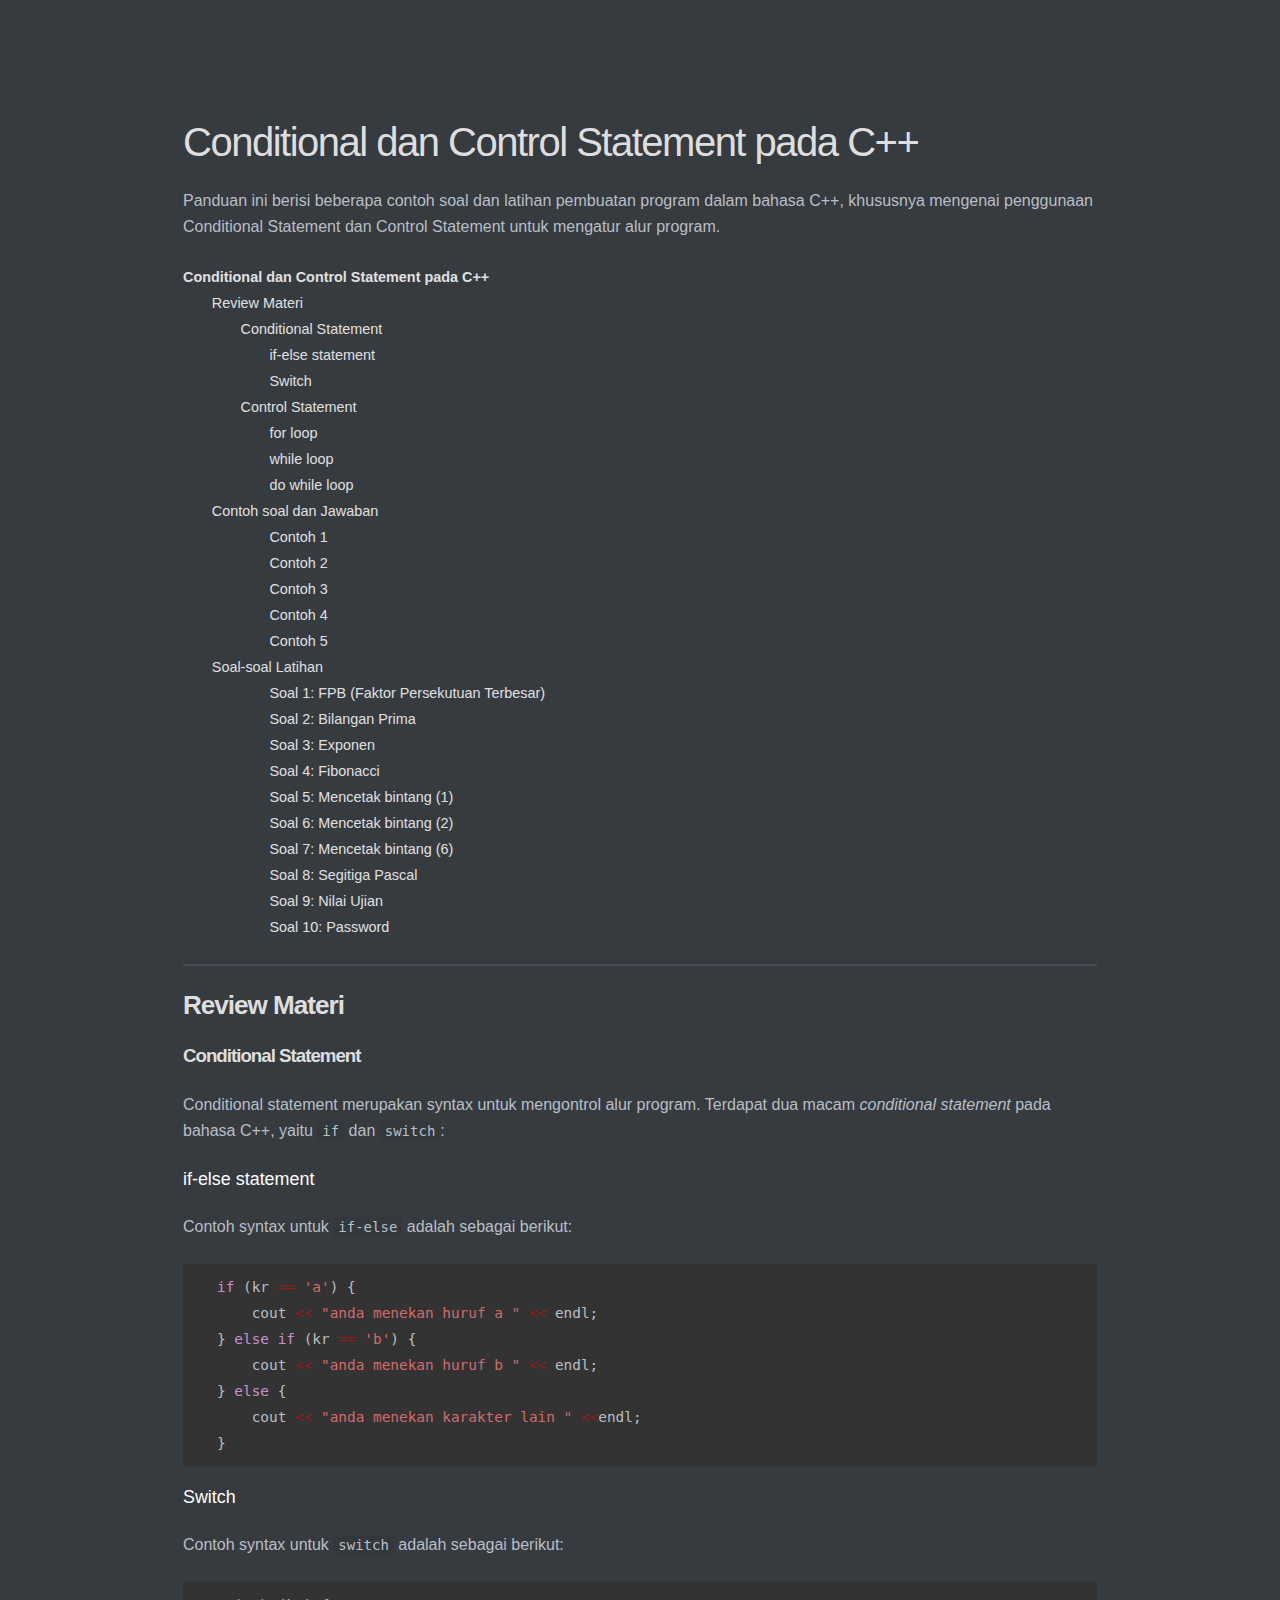
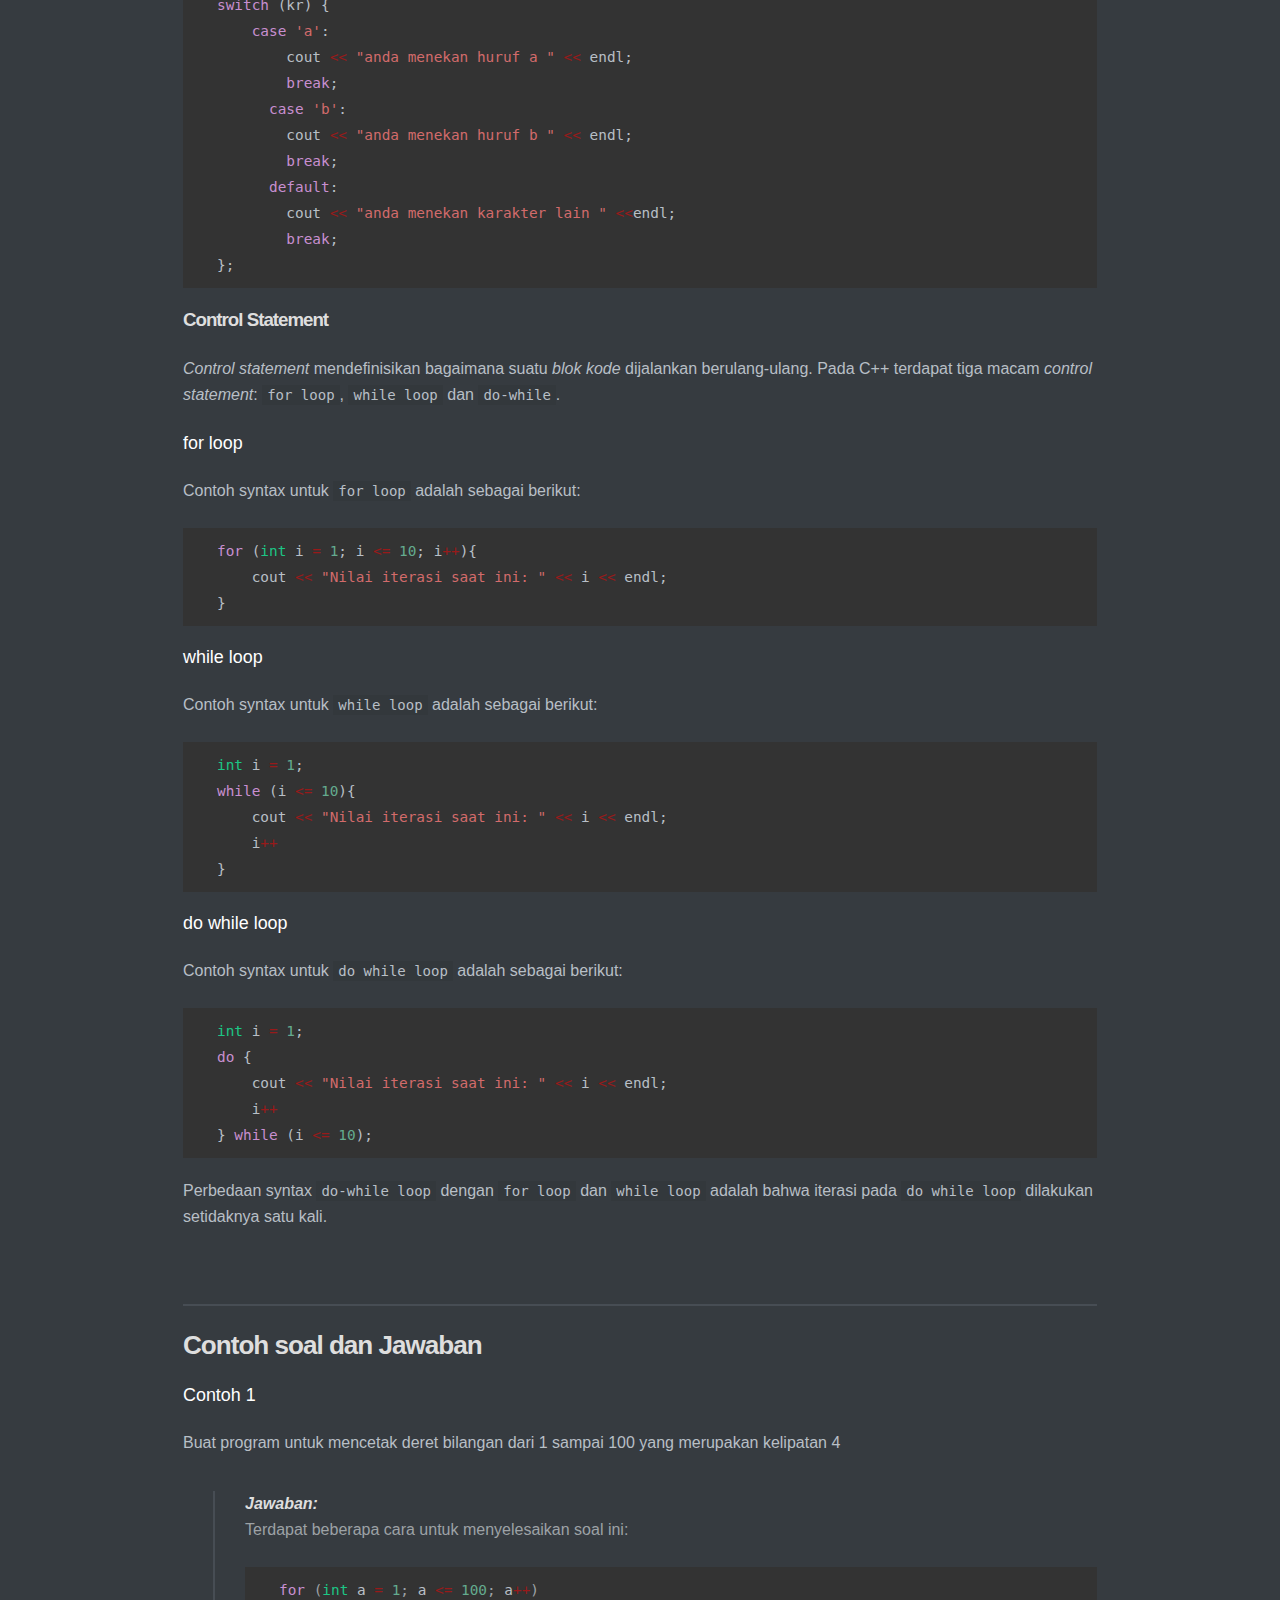
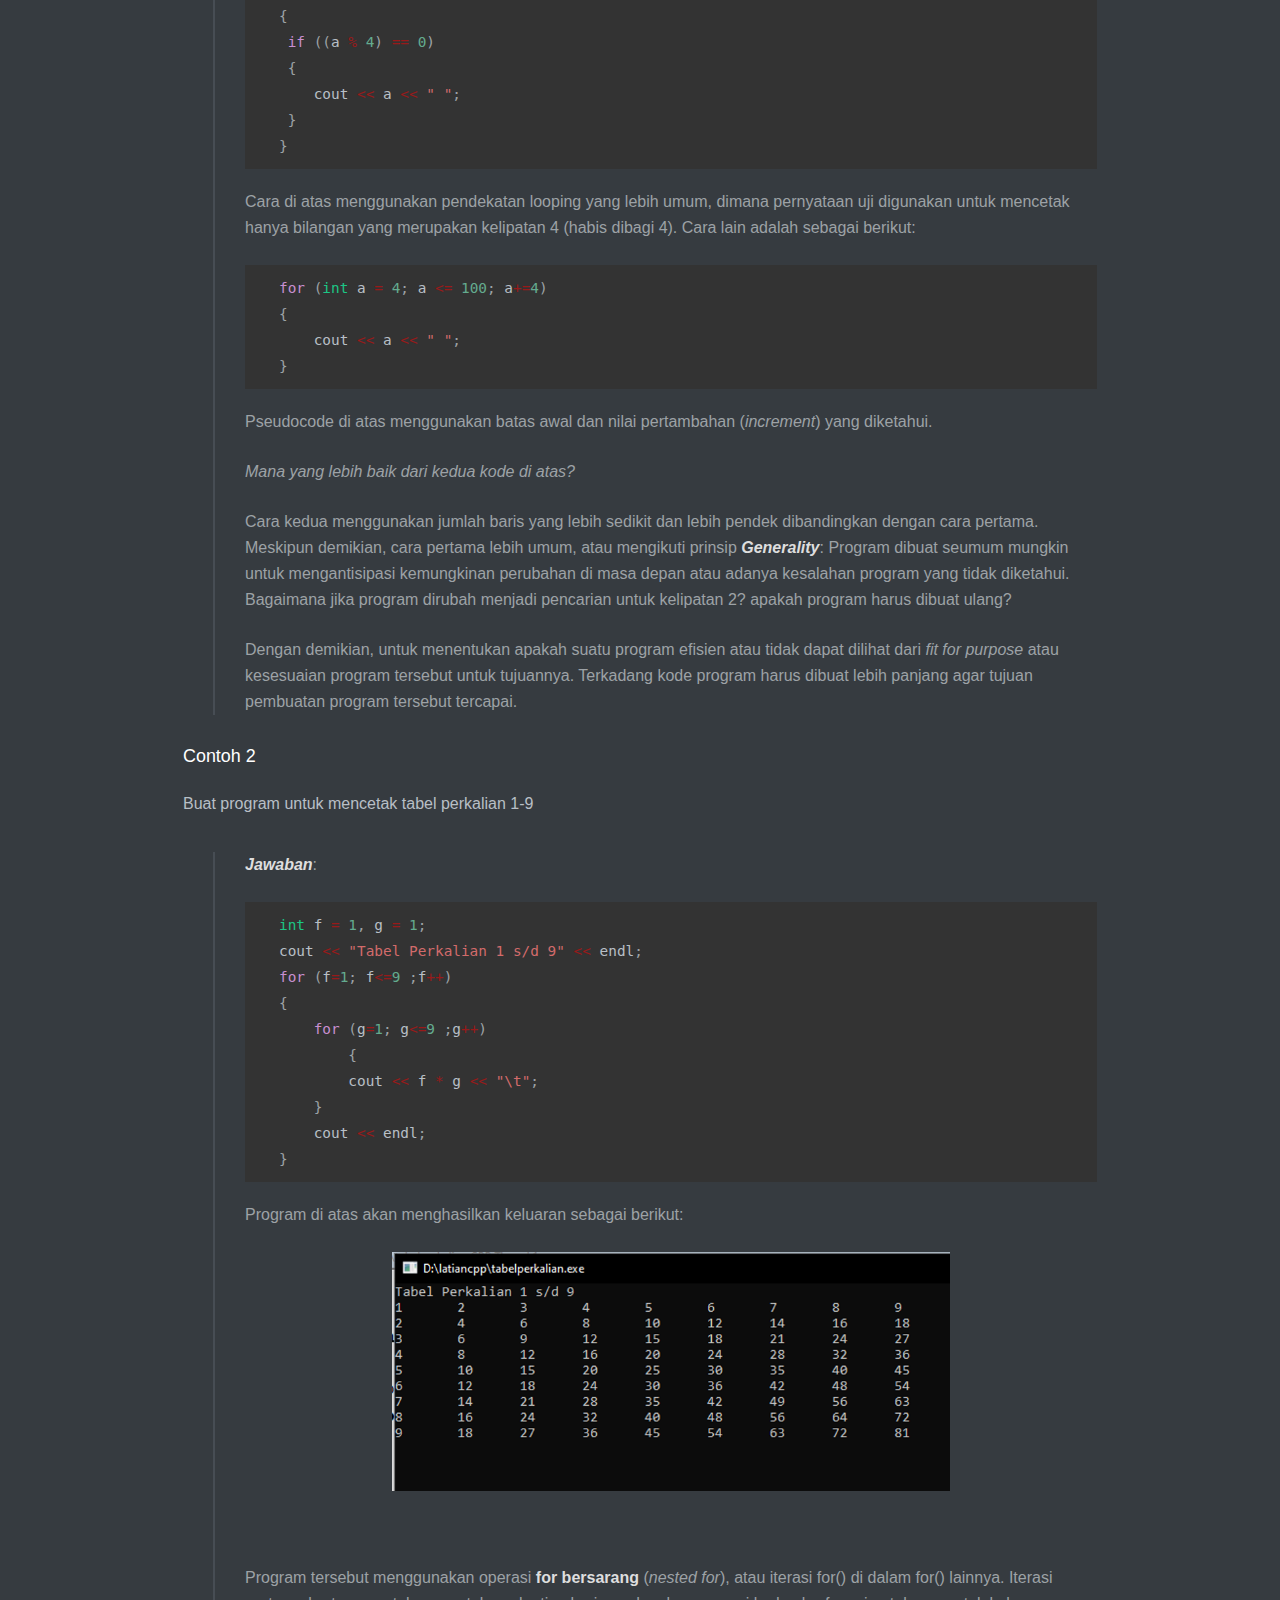
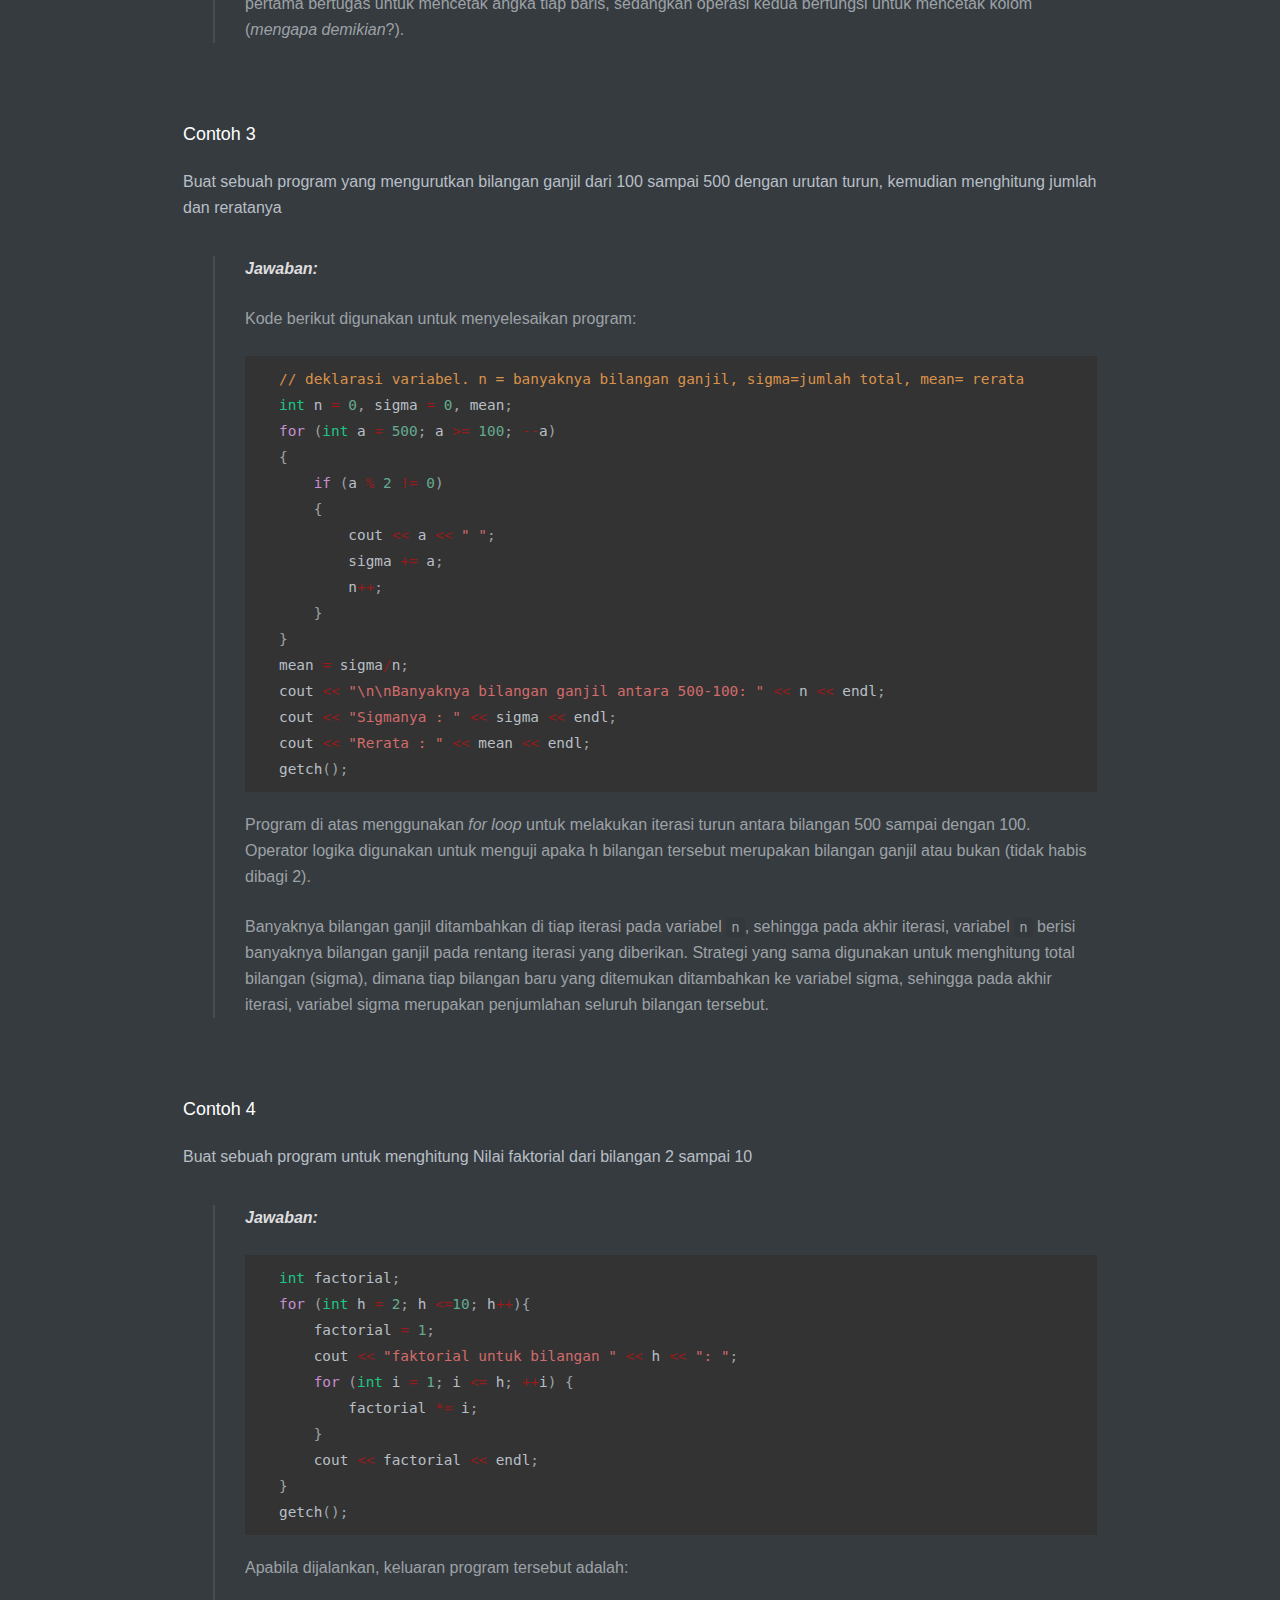
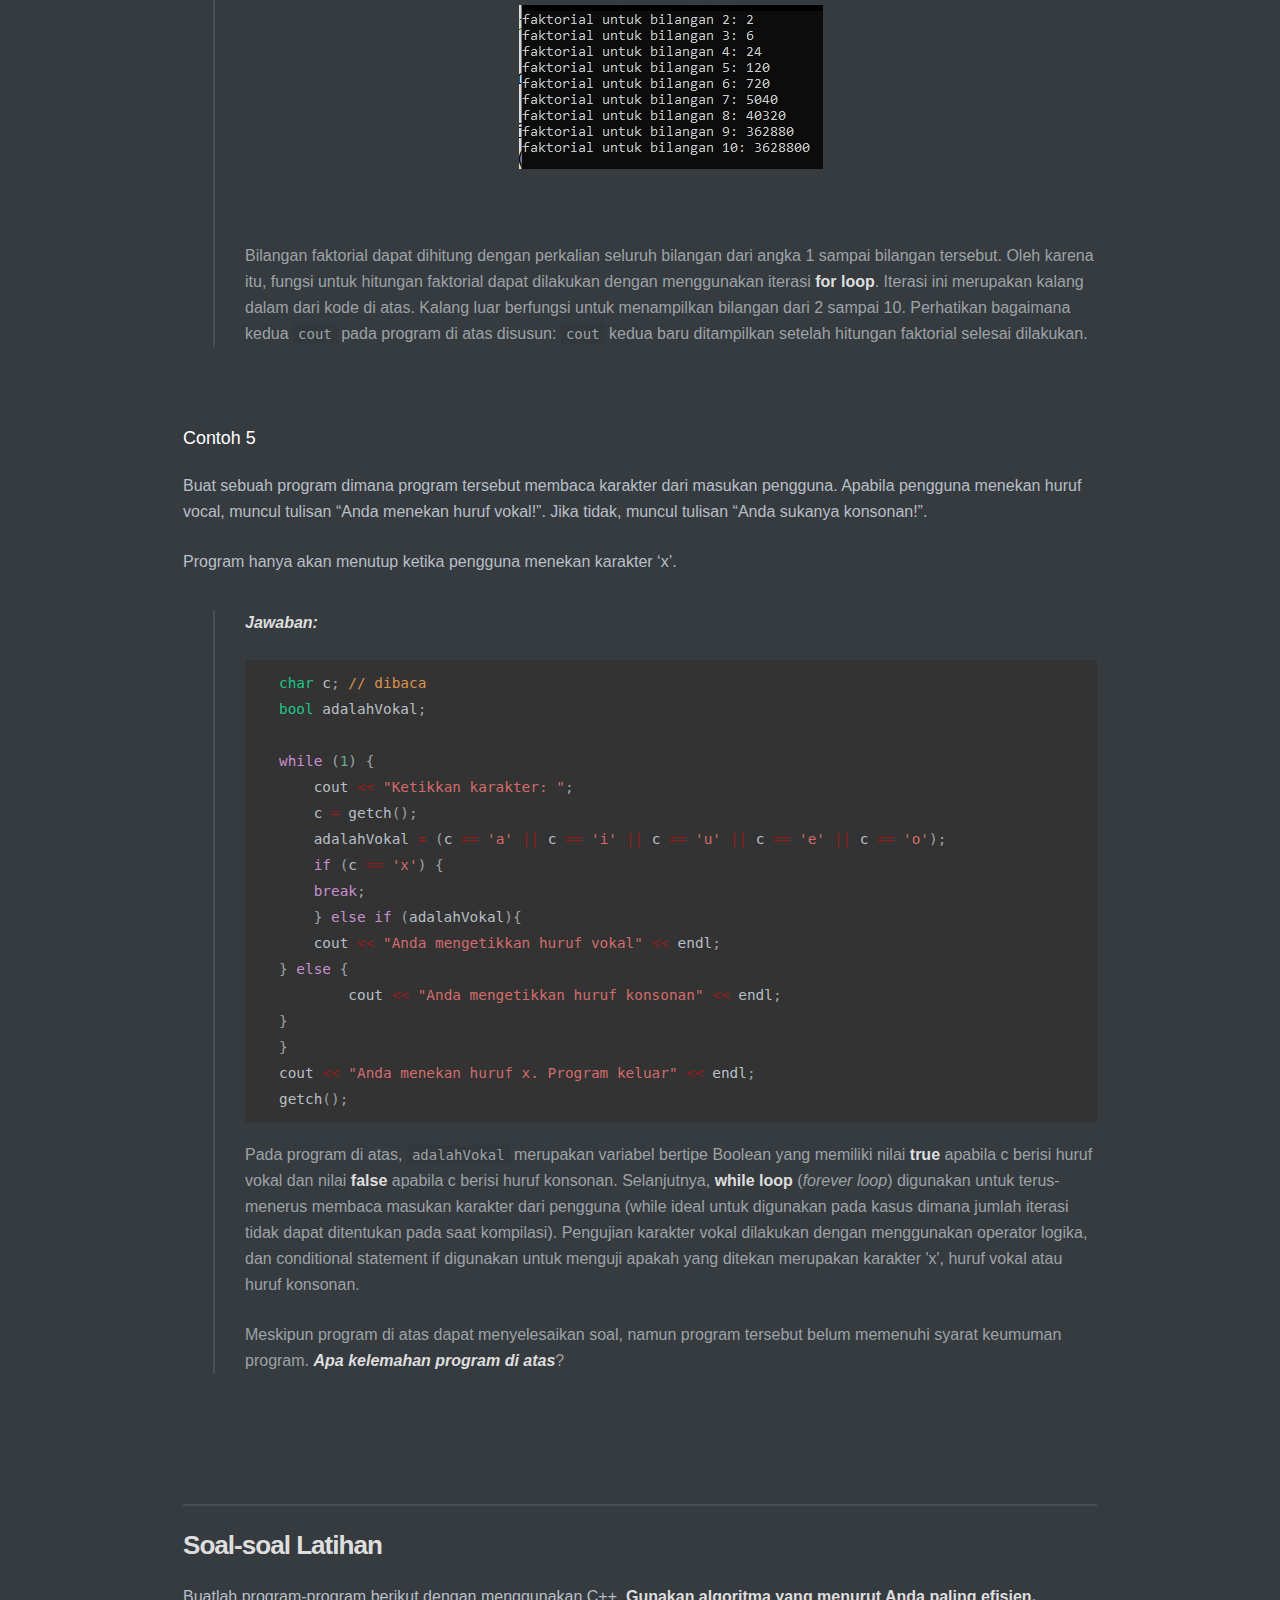
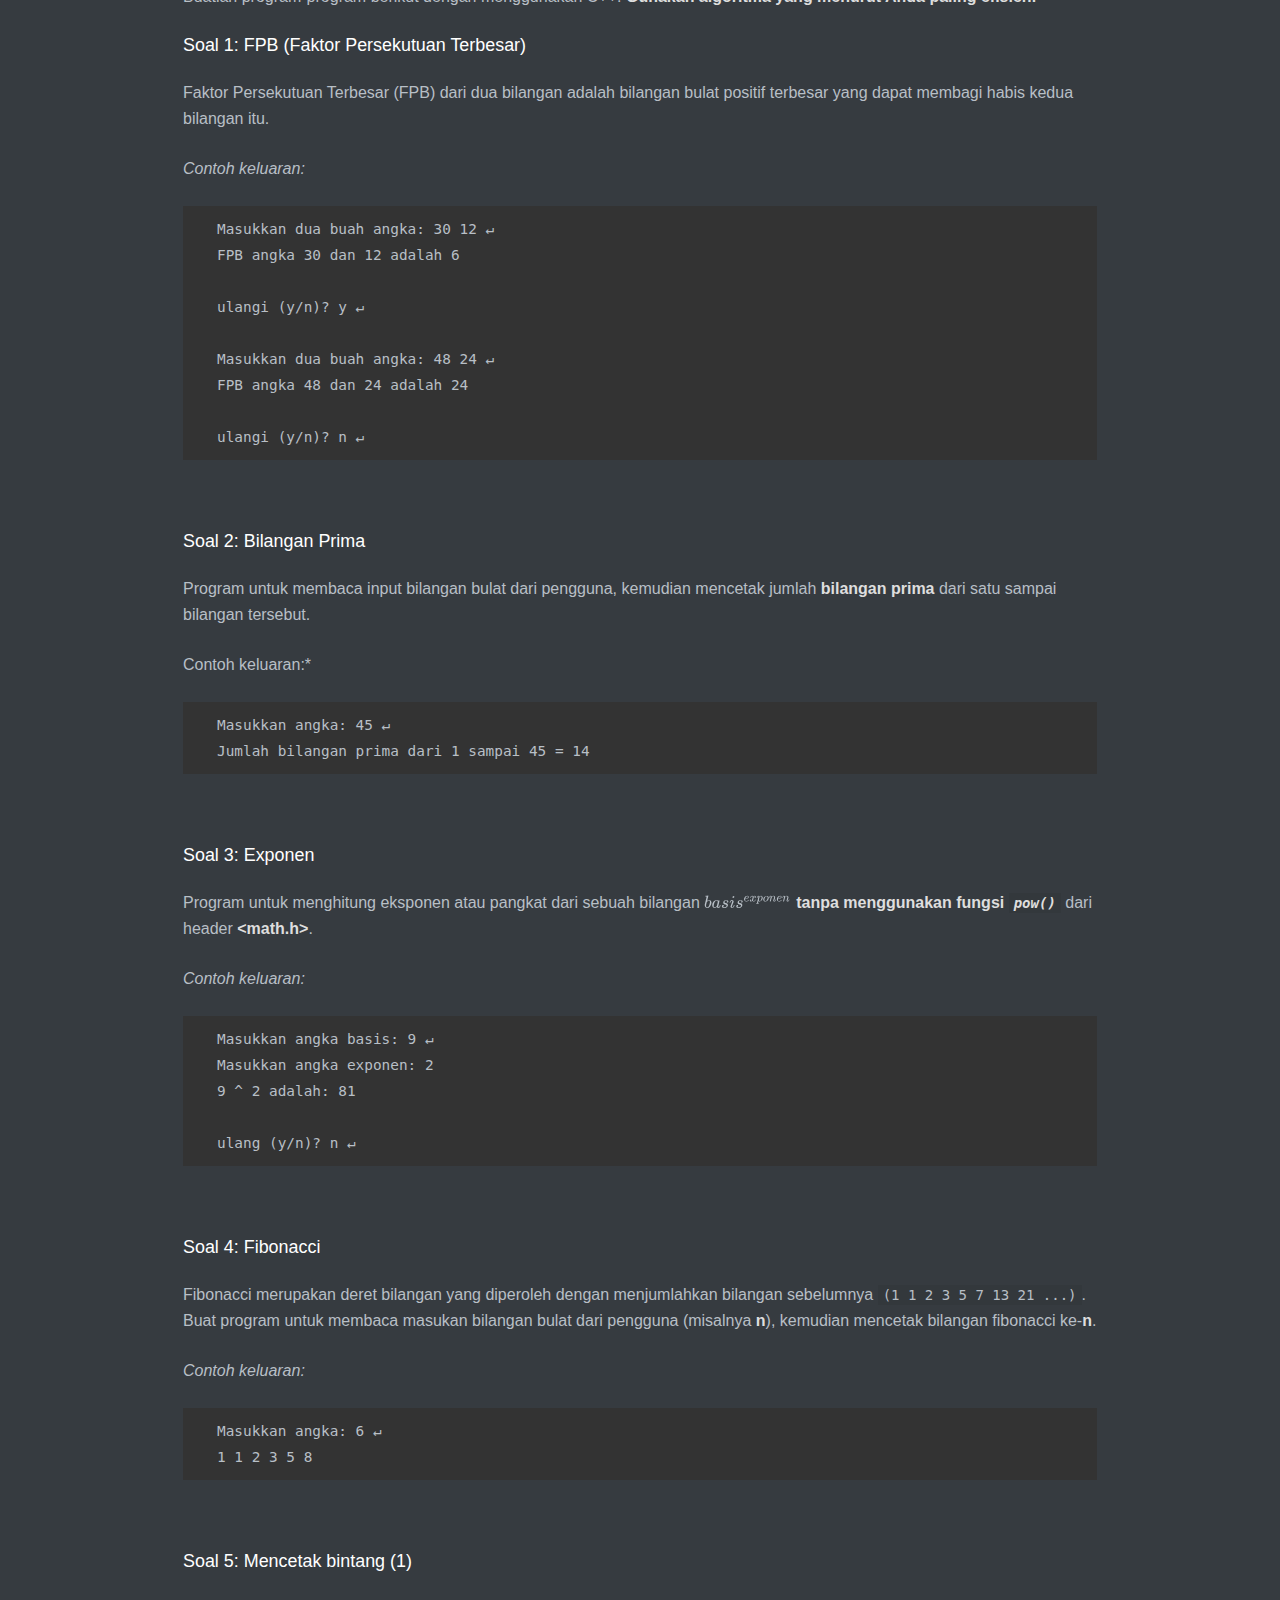
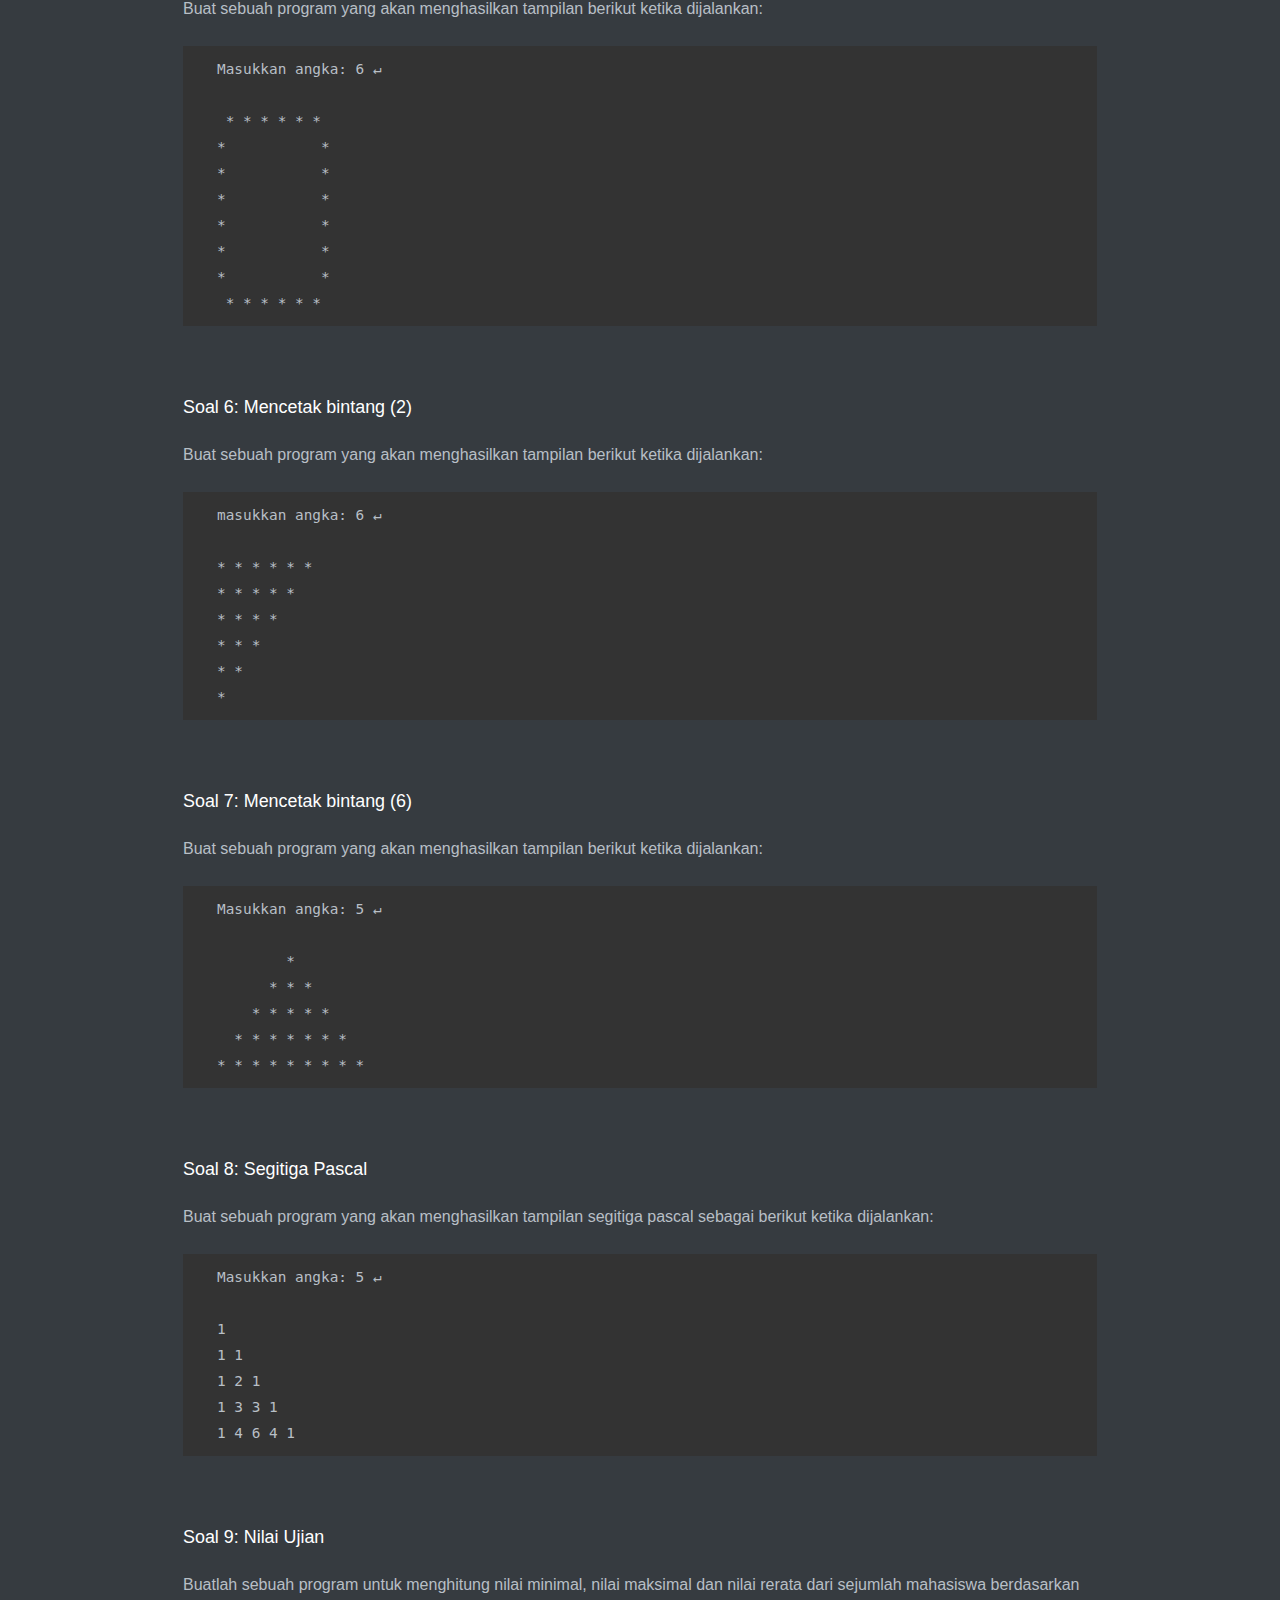
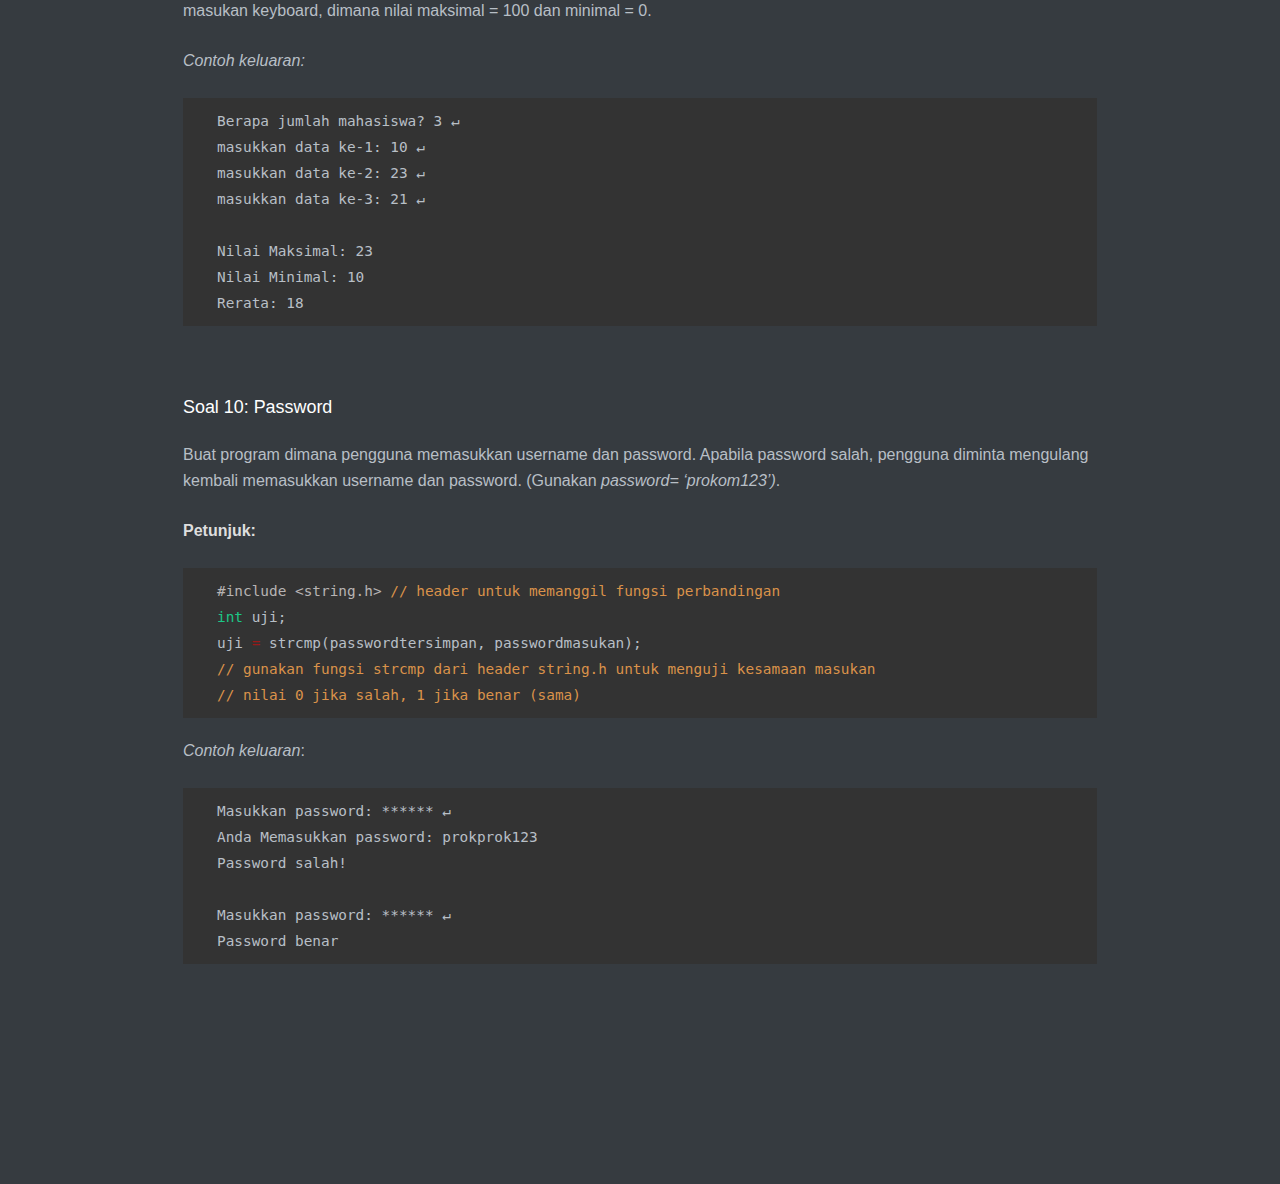
<file: latihancpp/index.html>
<!doctype html>
<html>
<head>
<meta charset='UTF-8'><meta name='viewport' content='width=device-width initial-scale=1'>
<title>Conditional dan Control Statement pada C++</title><link href='file://night/mermaid.dark.css' rel='stylesheet' type='text/css' /><link href='file://night/codeblock.dark.css' rel='stylesheet' type='text/css' /><link href='file://night/sourcemode.dark.css' rel='stylesheet' type='text/css' /><style type='text/css'>html {overflow-x: initial !important;}:root { --bg-color:#ffffff; --text-color:#333333; --select-text-bg-color:#B5D6FC; --select-text-font-color:auto; --monospace:"Lucida Console",Consolas,"Courier",monospace; }
html { font-size: 14px; background-color: var(--bg-color); color: var(--text-color); font-family: "Helvetica Neue", Helvetica, Arial, sans-serif; -webkit-font-smoothing: antialiased; }
body { margin: 0px; padding: 0px; height: auto; bottom: 0px; top: 0px; left: 0px; right: 0px; font-size: 1rem; line-height: 1.42857; overflow-x: hidden; background: inherit; tab-size: 4; }
iframe { margin: auto; }
a.url { word-break: break-all; }
a:active, a:hover { outline: 0px; }
.in-text-selection, ::selection { text-shadow: none; background: var(--select-text-bg-color); color: var(--select-text-font-color); }
#write { margin: 0px auto; height: auto; width: inherit; word-break: normal; overflow-wrap: break-word; position: relative; white-space: normal; overflow-x: visible; padding-top: 40px; }
#write.first-line-indent p { text-indent: 2em; }
#write.first-line-indent li p, #write.first-line-indent p * { text-indent: 0px; }
#write.first-line-indent li { margin-left: 2em; }
.for-image #write { padding-left: 8px; padding-right: 8px; }
body.typora-export { padding-left: 30px; padding-right: 30px; }
.typora-export .footnote-line, .typora-export li, .typora-export p { white-space: pre-wrap; }
@media screen and (max-width: 500px) {
  body.typora-export { padding-left: 0px; padding-right: 0px; }
  #write { padding-left: 20px; padding-right: 20px; }
  .CodeMirror-sizer { margin-left: 0px !important; }
  .CodeMirror-gutters { display: none !important; }
}
#write li > figure:last-child { margin-bottom: 0.5rem; }
#write ol, #write ul { position: relative; }
img { max-width: 100%; vertical-align: middle; }
button, input, select, textarea { color: inherit; font: inherit; }
input[type="checkbox"], input[type="radio"] { line-height: normal; padding: 0px; }
*, ::after, ::before { box-sizing: border-box; }
#write h1, #write h2, #write h3, #write h4, #write h5, #write h6, #write p, #write pre { width: inherit; }
#write h1, #write h2, #write h3, #write h4, #write h5, #write h6, #write p { position: relative; }
p { line-height: inherit; }
h1, h2, h3, h4, h5, h6 { break-after: avoid-page; break-inside: avoid; orphans: 2; }
p { orphans: 4; }
h1 { font-size: 2rem; }
h2 { font-size: 1.8rem; }
h3 { font-size: 1.6rem; }
h4 { font-size: 1.4rem; }
h5 { font-size: 1.2rem; }
h6 { font-size: 1rem; }
.md-math-block, .md-rawblock, h1, h2, h3, h4, h5, h6, p { margin-top: 1rem; margin-bottom: 1rem; }
.hidden { display: none; }
.md-blockmeta { color: rgb(204, 204, 204); font-weight: 700; font-style: italic; }
a { cursor: pointer; }
sup.md-footnote { padding: 2px 4px; background-color: rgba(238, 238, 238, 0.7); color: rgb(85, 85, 85); border-radius: 4px; cursor: pointer; }
sup.md-footnote a, sup.md-footnote a:hover { color: inherit; text-transform: inherit; text-decoration: inherit; }
#write input[type="checkbox"] { cursor: pointer; width: inherit; height: inherit; }
figure { overflow-x: auto; margin: 1.2em 0px; max-width: calc(100% + 16px); padding: 0px; }
figure > table { margin: 0px !important; }
tr { break-inside: avoid; break-after: auto; }
thead { display: table-header-group; }
table { border-collapse: collapse; border-spacing: 0px; width: 100%; overflow: auto; break-inside: auto; text-align: left; }
table.md-table td { min-width: 32px; }
.CodeMirror-gutters { border-right: 0px; background-color: inherit; }
.CodeMirror-linenumber { user-select: none; }
.CodeMirror { text-align: left; }
.CodeMirror-placeholder { opacity: 0.3; }
.CodeMirror pre { padding: 0px 4px; }
.CodeMirror-lines { padding: 0px; }
div.hr:focus { cursor: none; }
#write pre { white-space: pre-wrap; }
#write.fences-no-line-wrapping pre { white-space: pre; }
#write pre.ty-contain-cm { white-space: normal; }
.CodeMirror-gutters { margin-right: 4px; }
.md-fences { font-size: 0.9rem; display: block; break-inside: avoid; text-align: left; overflow: visible; white-space: pre; background: inherit; position: relative !important; }
.md-diagram-panel { width: 100%; margin-top: 10px; text-align: center; padding-top: 0px; padding-bottom: 8px; overflow-x: auto; }
#write .md-fences.mock-cm { white-space: pre-wrap; }
.md-fences.md-fences-with-lineno { padding-left: 0px; }
#write.fences-no-line-wrapping .md-fences.mock-cm { white-space: pre; overflow-x: auto; }
.md-fences.mock-cm.md-fences-with-lineno { padding-left: 8px; }
.CodeMirror-line, twitterwidget { break-inside: avoid; }
.footnotes { opacity: 0.8; font-size: 0.9rem; margin-top: 1em; margin-bottom: 1em; }
.footnotes + .footnotes { margin-top: 0px; }
.md-reset { margin: 0px; padding: 0px; border: 0px; outline: 0px; vertical-align: top; background: 0px 0px; text-decoration: none; text-shadow: none; float: none; position: static; width: auto; height: auto; white-space: nowrap; cursor: inherit; -webkit-tap-highlight-color: transparent; line-height: normal; font-weight: 400; text-align: left; box-sizing: content-box; direction: ltr; }
li div { padding-top: 0px; }
blockquote { margin: 1rem 0px; }
li .mathjax-block, li p { margin: 0.5rem 0px; }
li { margin: 0px; position: relative; }
blockquote > :last-child { margin-bottom: 0px; }
blockquote > :first-child, li > :first-child { margin-top: 0px; }
.footnotes-area { color: rgb(136, 136, 136); margin-top: 0.714rem; padding-bottom: 0.143rem; white-space: normal; }
#write .footnote-line { white-space: pre-wrap; }
@media print {
  body, html { border: 1px solid transparent; height: 99%; break-after: avoid; break-before: avoid; }
  #write { margin-top: 0px; padding-top: 0px; border-color: transparent !important; }
  .typora-export * { -webkit-print-color-adjust: exact; }
  html.blink-to-pdf { font-size: 13px; }
  .typora-export #write { padding-left: 32px; padding-right: 32px; padding-bottom: 0px; break-after: avoid; }
  .typora-export #write::after { height: 0px; }
}
.footnote-line { margin-top: 0.714em; font-size: 0.7em; }
a img, img a { cursor: pointer; }
pre.md-meta-block { font-size: 0.8rem; min-height: 0.8rem; white-space: pre-wrap; background: rgb(204, 204, 204); display: block; overflow-x: hidden; }
p > .md-image:only-child:not(.md-img-error) img, p > img:only-child { display: block; margin: auto; }
p > .md-image:only-child { display: inline-block; width: 100%; }
#write .MathJax_Display { margin: 0.8em 0px 0px; }
.md-math-block { width: 100%; }
.md-math-block:not(:empty)::after { display: none; }
[contenteditable="true"]:active, [contenteditable="true"]:focus, [contenteditable="false"]:active, [contenteditable="false"]:focus { outline: 0px; box-shadow: none; }
.md-task-list-item { position: relative; list-style-type: none; }
.task-list-item.md-task-list-item { padding-left: 0px; }
.md-task-list-item > input { position: absolute; top: 0px; left: 0px; margin-left: -1.2em; margin-top: calc(1em - 10px); border: none; }
.math { font-size: 1rem; }
.md-toc { min-height: 3.58rem; position: relative; font-size: 0.9rem; border-radius: 10px; }
.md-toc-content { position: relative; margin-left: 0px; }
.md-toc-content::after, .md-toc::after { display: none; }
.md-toc-item { display: block; color: rgb(65, 131, 196); }
.md-toc-item a { text-decoration: none; }
.md-toc-inner:hover { text-decoration: underline; }
.md-toc-inner { display: inline-block; cursor: pointer; }
.md-toc-h1 .md-toc-inner { margin-left: 0px; font-weight: 700; }
.md-toc-h2 .md-toc-inner { margin-left: 2em; }
.md-toc-h3 .md-toc-inner { margin-left: 4em; }
.md-toc-h4 .md-toc-inner { margin-left: 6em; }
.md-toc-h5 .md-toc-inner { margin-left: 8em; }
.md-toc-h6 .md-toc-inner { margin-left: 10em; }
@media screen and (max-width: 48em) {
  .md-toc-h3 .md-toc-inner { margin-left: 3.5em; }
  .md-toc-h4 .md-toc-inner { margin-left: 5em; }
  .md-toc-h5 .md-toc-inner { margin-left: 6.5em; }
  .md-toc-h6 .md-toc-inner { margin-left: 8em; }
}
a.md-toc-inner { font-size: inherit; font-style: inherit; font-weight: inherit; line-height: inherit; }
.footnote-line a:not(.reversefootnote) { color: inherit; }
.md-attr { display: none; }
.md-fn-count::after { content: "."; }
code, pre, samp, tt { font-family: var(--monospace); }
kbd { margin: 0px 0.1em; padding: 0.1em 0.6em; font-size: 0.8em; color: rgb(36, 39, 41); background: rgb(255, 255, 255); border: 1px solid rgb(173, 179, 185); border-radius: 3px; box-shadow: rgba(12, 13, 14, 0.2) 0px 1px 0px, rgb(255, 255, 255) 0px 0px 0px 2px inset; white-space: nowrap; vertical-align: middle; }
.md-comment { color: rgb(162, 127, 3); opacity: 0.8; font-family: var(--monospace); }
code { text-align: left; vertical-align: initial; }
a.md-print-anchor { white-space: pre !important; border-width: initial !important; border-style: none !important; border-color: initial !important; display: inline-block !important; position: absolute !important; width: 1px !important; right: 0px !important; outline: 0px !important; background: 0px 0px !important; text-decoration: initial !important; text-shadow: initial !important; }
.md-inline-math .MathJax_SVG .noError { display: none !important; }
.html-for-mac .inline-math-svg .MathJax_SVG { vertical-align: 0.2px; }
.md-math-block .MathJax_SVG_Display { text-align: center; margin: 0px; position: relative; text-indent: 0px; max-width: none; max-height: none; min-height: 0px; min-width: 100%; width: auto; overflow-y: hidden; display: block !important; }
.MathJax_SVG_Display, .md-inline-math .MathJax_SVG_Display { width: auto; margin: inherit; display: inline-block !important; }
.MathJax_SVG .MJX-monospace { font-family: var(--monospace); }
.MathJax_SVG .MJX-sans-serif { font-family: sans-serif; }
.MathJax_SVG { display: inline; font-style: normal; font-weight: 400; line-height: normal; zoom: 90%; text-indent: 0px; text-align: left; text-transform: none; letter-spacing: normal; word-spacing: normal; overflow-wrap: normal; white-space: nowrap; float: none; direction: ltr; max-width: none; max-height: none; min-width: 0px; min-height: 0px; border: 0px; padding: 0px; margin: 0px; }
.MathJax_SVG * { transition: none 0s ease 0s; }
.MathJax_SVG_Display svg { vertical-align: middle !important; margin-bottom: 0px !important; margin-top: 0px !important; }
.os-windows.monocolor-emoji .md-emoji { font-family: "Segoe UI Symbol", sans-serif; }
.md-diagram-panel > svg { max-width: 100%; }
[lang="flow"] svg, [lang="mermaid"] svg { max-width: 100%; height: auto; }
[lang="mermaid"] .node text { font-size: 1rem; }
table tr th { border-bottom: 0px; }
video { max-width: 100%; display: block; margin: 0px auto; }
iframe { max-width: 100%; width: 100%; border: none; }
.highlight td, .highlight tr { border: 0px; }
svg[id^="mermaidChart"] { line-height: 1em; }
mark { background: rgb(255, 255, 0); color: rgb(0, 0, 0); }
.md-html-inline .md-plain, .md-html-inline strong, mark .md-inline-math, mark strong { color: inherit; }
mark .md-meta { color: rgb(0, 0, 0); opacity: 0.3 !important; }


.CodeMirror { height: auto; }
.CodeMirror.cm-s-inner { background: inherit; }
.CodeMirror-scroll { overflow: auto hidden; z-index: 3; }
.CodeMirror-gutter-filler, .CodeMirror-scrollbar-filler { background-color: rgb(255, 255, 255); }
.CodeMirror-gutters { border-right: 1px solid rgb(221, 221, 221); background: inherit; white-space: nowrap; }
.CodeMirror-linenumber { padding: 0px 3px 0px 5px; text-align: right; color: rgb(153, 153, 153); }
.cm-s-inner .cm-keyword { color: rgb(119, 0, 136); }
.cm-s-inner .cm-atom, .cm-s-inner.cm-atom { color: rgb(34, 17, 153); }
.cm-s-inner .cm-number { color: rgb(17, 102, 68); }
.cm-s-inner .cm-def { color: rgb(0, 0, 255); }
.cm-s-inner .cm-variable { color: rgb(0, 0, 0); }
.cm-s-inner .cm-variable-2 { color: rgb(0, 85, 170); }
.cm-s-inner .cm-variable-3 { color: rgb(0, 136, 85); }
.cm-s-inner .cm-string { color: rgb(170, 17, 17); }
.cm-s-inner .cm-property { color: rgb(0, 0, 0); }
.cm-s-inner .cm-operator { color: rgb(152, 26, 26); }
.cm-s-inner .cm-comment, .cm-s-inner.cm-comment { color: rgb(170, 85, 0); }
.cm-s-inner .cm-string-2 { color: rgb(255, 85, 0); }
.cm-s-inner .cm-meta { color: rgb(85, 85, 85); }
.cm-s-inner .cm-qualifier { color: rgb(85, 85, 85); }
.cm-s-inner .cm-builtin { color: rgb(51, 0, 170); }
.cm-s-inner .cm-bracket { color: rgb(153, 153, 119); }
.cm-s-inner .cm-tag { color: rgb(17, 119, 0); }
.cm-s-inner .cm-attribute { color: rgb(0, 0, 204); }
.cm-s-inner .cm-header, .cm-s-inner.cm-header { color: rgb(0, 0, 255); }
.cm-s-inner .cm-quote, .cm-s-inner.cm-quote { color: rgb(0, 153, 0); }
.cm-s-inner .cm-hr, .cm-s-inner.cm-hr { color: rgb(153, 153, 153); }
.cm-s-inner .cm-link, .cm-s-inner.cm-link { color: rgb(0, 0, 204); }
.cm-negative { color: rgb(221, 68, 68); }
.cm-positive { color: rgb(34, 153, 34); }
.cm-header, .cm-strong { font-weight: 700; }
.cm-del { text-decoration: line-through; }
.cm-em { font-style: italic; }
.cm-link { text-decoration: underline; }
.cm-error { color: red; }
.cm-invalidchar { color: red; }
.cm-constant { color: rgb(38, 139, 210); }
.cm-defined { color: rgb(181, 137, 0); }
div.CodeMirror span.CodeMirror-matchingbracket { color: rgb(0, 255, 0); }
div.CodeMirror span.CodeMirror-nonmatchingbracket { color: rgb(255, 34, 34); }
.cm-s-inner .CodeMirror-activeline-background { background: inherit; }
.CodeMirror { position: relative; overflow: hidden; }
.CodeMirror-scroll { height: 100%; outline: 0px; position: relative; box-sizing: content-box; background: inherit; }
.CodeMirror-sizer { position: relative; }
.CodeMirror-gutter-filler, .CodeMirror-hscrollbar, .CodeMirror-scrollbar-filler, .CodeMirror-vscrollbar { position: absolute; z-index: 6; display: none; }
.CodeMirror-vscrollbar { right: 0px; top: 0px; overflow: hidden; }
.CodeMirror-hscrollbar { bottom: 0px; left: 0px; overflow: hidden; }
.CodeMirror-scrollbar-filler { right: 0px; bottom: 0px; }
.CodeMirror-gutter-filler { left: 0px; bottom: 0px; }
.CodeMirror-gutters { position: absolute; left: 0px; top: 0px; padding-bottom: 30px; z-index: 3; }
.CodeMirror-gutter { white-space: normal; height: 100%; box-sizing: content-box; padding-bottom: 30px; margin-bottom: -32px; display: inline-block; }
.CodeMirror-gutter-wrapper { position: absolute; z-index: 4; background: 0px 0px !important; border: none !important; }
.CodeMirror-gutter-background { position: absolute; top: 0px; bottom: 0px; z-index: 4; }
.CodeMirror-gutter-elt { position: absolute; cursor: default; z-index: 4; }
.CodeMirror-lines { cursor: text; }
.CodeMirror pre { border-radius: 0px; border-width: 0px; background: 0px 0px; font-family: inherit; font-size: inherit; margin: 0px; white-space: pre; overflow-wrap: normal; color: inherit; z-index: 2; position: relative; overflow: visible; }
.CodeMirror-wrap pre { overflow-wrap: break-word; white-space: pre-wrap; word-break: normal; }
.CodeMirror-code pre { border-right: 30px solid transparent; width: fit-content; }
.CodeMirror-wrap .CodeMirror-code pre { border-right: none; width: auto; }
.CodeMirror-linebackground { position: absolute; left: 0px; right: 0px; top: 0px; bottom: 0px; z-index: 0; }
.CodeMirror-linewidget { position: relative; z-index: 2; overflow: auto; }
.CodeMirror-wrap .CodeMirror-scroll { overflow-x: hidden; }
.CodeMirror-measure { position: absolute; width: 100%; height: 0px; overflow: hidden; visibility: hidden; }
.CodeMirror-measure pre { position: static; }
.CodeMirror div.CodeMirror-cursor { position: absolute; visibility: hidden; border-right: none; width: 0px; }
.CodeMirror div.CodeMirror-cursor { visibility: hidden; }
.CodeMirror-focused div.CodeMirror-cursor { visibility: inherit; }
.cm-searching { background: rgba(255, 255, 0, 0.4); }
@media print {
  .CodeMirror div.CodeMirror-cursor { visibility: hidden; }
}


/* Flowchart variables */
/* Sequence Diagram variables */
/* Gantt chart variables */
/* state colors */
.label {
  
  color: #333; }

.label text {
  fill: #333; }

.node rect,
.node circle,
.node ellipse,
.node polygon {
  fill: #BDD5EA;
  stroke: #9370DB;
  stroke-width: 1px; }

.node .label {
  text-align: center; }

.node.clickable {
  cursor: pointer; }

.arrowheadPath {
  fill: lightgrey; }

.edgePath .path {
  stroke: lightgrey;
  stroke-width: 1.5px; }

.edgeLabel {
  background-color: #e8e8e8;
  text-align: center; }

.cluster rect {
  fill: #6D6D65;
  stroke: rgba(255, 255, 255, 0.25);
  stroke-width: 1px; }

.cluster text {
  fill: #F9FFFE; }

div.mermaidTooltip {
  position: absolute;
  text-align: center;
  max-width: 200px;
  padding: 2px;
  
  font-size: 12px;
  background: #6D6D65;
  border: 1px solid rgba(255, 255, 255, 0.25);
  border-radius: 2px;
  pointer-events: none;
  z-index: 100; }

.actor {
  stroke: #81B1DB;
  fill: #BDD5EA; }

text.actor {
  fill: black;
  stroke: none; }

.actor-line {
  stroke: lightgrey; }

.messageLine0 {
  stroke-width: 1.5;
  stroke-dasharray: '2 2';
  stroke: lightgrey; }

.messageLine1 {
  stroke-width: 1.5;
  stroke-dasharray: '2 2';
  stroke: lightgrey; }

#arrowhead {
  fill: lightgrey; }

.sequenceNumber {
  fill: white; }

#sequencenumber {
  fill: lightgrey; }

#crosshead path {
  fill: lightgrey !important;
  stroke: lightgrey !important; }

.messageText {
  fill: lightgrey;
  stroke: none; }

.labelBox {
  stroke: #81B1DB;
  fill: #BDD5EA; }

.labelText {
  fill: #323D47;
  stroke: none; }

.loopText {
  fill: lightgrey;
  stroke: none; }

.loopLine {
  stroke-width: 2;
  stroke-dasharray: '2 2';
  stroke: #81B1DB; }

.note {
  stroke: rgba(255, 255, 255, 0.25);
  fill: #fff5ad; }

.noteText {
  fill: black;
  stroke: none;
  
  font-size: 14px; }

.activation0 {
  fill: #f4f4f4;
  stroke: #666; }

.activation1 {
  fill: #f4f4f4;
  stroke: #666; }

.activation2 {
  fill: #f4f4f4;
  stroke: #666; }

/** Section styling */
.section {
  stroke: none;
  opacity: 0.2; }

.section0 {
  fill: rgba(255, 255, 255, 0.3); }

.section2 {
  fill: #EAE8B9; }

.section1,
.section3 {
  fill: white;
  opacity: 0.2; }

.sectionTitle0 {
  fill: #F9FFFE; }

.sectionTitle1 {
  fill: #F9FFFE; }

.sectionTitle2 {
  fill: #F9FFFE; }

.sectionTitle3 {
  fill: #F9FFFE; }

.sectionTitle {
  text-anchor: start;
  font-size: 11px;
  text-height: 14px;
   }

/* Grid and axis */
.grid .tick {
  stroke: lightgrey;
  opacity: 0.3;
  shape-rendering: crispEdges; }

.grid path {
  stroke-width: 0; }

/* Today line */
.today {
  fill: none;
  stroke: #DB5757;
  stroke-width: 2px; }

/* Task styling */
/* Default task */
.task {
  stroke-width: 2; }

.taskText {
  text-anchor: middle;
   }

.taskText:not([font-size]) {
  font-size: 11px; }

.taskTextOutsideRight {
  fill: #323D47;
  text-anchor: start;
  font-size: 11px;
   }

.taskTextOutsideLeft {
  fill: #323D47;
  text-anchor: end;
  font-size: 11px; }

/* Special case clickable */
.task.clickable {
  cursor: pointer; }

.taskText.clickable {
  cursor: pointer;
  fill: #003163 !important;
  font-weight: bold; }

.taskTextOutsideLeft.clickable {
  cursor: pointer;
  fill: #003163 !important;
  font-weight: bold; }

.taskTextOutsideRight.clickable {
  cursor: pointer;
  fill: #003163 !important;
  font-weight: bold; }

/* Specific task settings for the sections*/
.taskText0,
.taskText1,
.taskText2,
.taskText3 {
  fill: #323D47; }

.task0,
.task1,
.task2,
.task3 {
  fill: #BDD5EA;
  stroke: rgba(255, 255, 255, 0.5); }

.taskTextOutside0,
.taskTextOutside2 {
  fill: lightgrey; }

.taskTextOutside1,
.taskTextOutside3 {
  fill: lightgrey; }

/* Active task */
.active0,
.active1,
.active2,
.active3 {
  fill: #81B1DB;
  stroke: rgba(255, 255, 255, 0.5); }

.activeText0,
.activeText1,
.activeText2,
.activeText3 {
  fill: #323D47 !important; }

/* Completed task */
.done0,
.done1,
.done2,
.done3 {
  stroke: grey;
  fill: lightgrey;
  stroke-width: 2; }

.doneText0,
.doneText1,
.doneText2,
.doneText3 {
  fill: #323D47 !important; }

/* Tasks on the critical line */
.crit0,
.crit1,
.crit2,
.crit3 {
  stroke: #E83737;
  fill: #E83737;
  stroke-width: 2; }

.activeCrit0,
.activeCrit1,
.activeCrit2,
.activeCrit3 {
  stroke: #E83737;
  fill: #81B1DB;
  stroke-width: 2; }

.doneCrit0,
.doneCrit1,
.doneCrit2,
.doneCrit3 {
  stroke: #E83737;
  fill: lightgrey;
  stroke-width: 2;
  cursor: pointer;
  shape-rendering: crispEdges; }

.milestone {
  transform: rotate(45deg) scale(0.8, 0.8); }

.milestoneText {
  font-style: italic; }

.doneCritText0,
.doneCritText1,
.doneCritText2,
.doneCritText3 {
  fill: #323D47 !important; }

.activeCritText0,
.activeCritText1,
.activeCritText2,
.activeCritText3 {
  fill: #323D47 !important; }

.titleText {
  text-anchor: middle;
  font-size: 18px;
  fill: #323D47;
   }

g.classGroup text {
  fill: #9370DB;
  stroke: none;
  
  font-size: 10px; }
  g.classGroup text .title {
    font-weight: bolder; }

g.classGroup rect {
  fill: #BDD5EA;
  stroke: #9370DB; }

g.classGroup line {
  stroke: #9370DB;
  stroke-width: 1; }

.classLabel .box {
  stroke: none;
  stroke-width: 0;
  fill: #BDD5EA;
  opacity: 0.5; }

.classLabel .label {
  fill: #9370DB;
  font-size: 10px; }

.relation {
  stroke: #9370DB;
  stroke-width: 1;
  fill: none; }

#compositionStart {
  fill: #9370DB;
  stroke: #9370DB;
  stroke-width: 1; }

#compositionEnd {
  fill: #9370DB;
  stroke: #9370DB;
  stroke-width: 1; }

#aggregationStart {
  fill: #BDD5EA;
  stroke: #9370DB;
  stroke-width: 1; }

#aggregationEnd {
  fill: #BDD5EA;
  stroke: #9370DB;
  stroke-width: 1; }

#dependencyStart {
  fill: #9370DB;
  stroke: #9370DB;
  stroke-width: 1; }

#dependencyEnd {
  fill: #9370DB;
  stroke: #9370DB;
  stroke-width: 1; }

#extensionStart {
  fill: #9370DB;
  stroke: #9370DB;
  stroke-width: 1; }

#extensionEnd {
  fill: #9370DB;
  stroke: #9370DB;
  stroke-width: 1; }

.commit-id,
.commit-msg,
.branch-label {
  fill: lightgrey;
  color: lightgrey;
   }

.pieTitleText {
  text-anchor: middle;
  font-size: 25px;
  fill: #eee;
}

.slice {
   }

g.stateGroup text {
  fill: #eee;
  stroke: none;
  font-size: 10px;
   }

g.stateGroup circle {
  fill: white !important;
  stroke: white !important;
}

g.stateGroup .state-title {
  font-weight: bolder;
  fill: black; }

g.stateGroup rect {
  fill: #ececff;
  stroke: #9370DB; }

g.stateGroup line {
  stroke: #9370DB;
  stroke-width: 1; }

.transition {
  stroke: #9370DB;
  stroke-width: 1;
  fill: none; }

.stateGroup .composit {
  fill: #555;
  border-bottom: 1px; }

.state-note {
  stroke: rgba(255, 255, 255, 0.25);
  fill: #fff5ad; }
  .state-note text {
    fill: black;
    stroke: none;
    font-size: 10px; }

.stateLabel .box {
  stroke: none;
  stroke-width: 0;
  fill: #BDD5EA;
  opacity: 0.5; }

.stateLabel text {
  fill: black;
  font-size: 10px;
  font-weight: bold;
   }

;
/* CSS Document */

/** code highlight */

.cm-s-inner .cm-variable,
.cm-s-inner .cm-operator,
.cm-s-inner .cm-property {
    color: #b8bfc6;
}

.cm-s-inner .cm-keyword {
    color: #C88FD0;
}

.cm-s-inner .cm-tag {
    color: #7DF46A;
}

.cm-s-inner .cm-attribute {
    color: #7575E4;
}

.CodeMirror div.CodeMirror-cursor {
    border-left: 1px solid #b8bfc6;
    z-index: 3;
}

.cm-s-inner .cm-string {
    color: #D26B6B;
}

.cm-s-inner .cm-comment,
.cm-s-inner.cm-comment {
    color: #DA924A;
}

.cm-s-inner .cm-header,
.cm-s-inner .cm-def,
.cm-s-inner.cm-header,
.cm-s-inner.cm-def {
    color: #8d8df0;
}

.cm-s-inner .cm-quote,
.cm-s-inner.cm-quote {
    color: #57ac57;
}

.cm-s-inner .cm-hr {
    color: #d8d5d5;
}

.cm-s-inner .cm-link {
    color: #d3d3ef;
}

.cm-s-inner .cm-negative {
    color: #d95050;
}

.cm-s-inner .cm-positive {
    color: #50e650;
}

.cm-s-inner .cm-string-2 {
    color: #f50;
}

.cm-s-inner .cm-meta,
.cm-s-inner .cm-qualifier {
    color: #b7b3b3;
}

.cm-s-inner .cm-builtin {
    color: #f3b3f8;
}

.cm-s-inner .cm-bracket {
    color: #997;
}

.cm-s-inner .cm-atom,
.cm-s-inner.cm-atom {
    color: #84B6CB;
}

.cm-s-inner .cm-number {
    color: #64AB8F;
}

.cm-s-inner .cm-variable {
    color: #b8bfc6;
}

.cm-s-inner .cm-variable-2 {
    color: #9FBAD5;
}

.cm-s-inner .cm-variable-3 {
    color: #1cc685;
}

.CodeMirror-selectedtext,
.CodeMirror-selected {
    background: #4a89dc;
    color: #fff !important;
    text-shadow: none;
}

.CodeMirror-gutters {
    border-right: none;
}
;
/* CSS Document */

/** markdown source **/
.cm-s-typora-default .cm-header, 
.cm-s-typora-default .cm-property
{
    color: #cebcca;
}

.CodeMirror.cm-s-typora-default div.CodeMirror-cursor{
    border-left: 3px solid #b8bfc6;
}

.cm-s-typora-default .cm-comment {
    color: #9FB1FF;
}

.cm-s-typora-default .cm-string {
    color: #A7A7D9
}

.cm-s-typora-default .cm-atom, .cm-s-typora-default .cm-number {
    color: #848695;
    font-style: italic;
}

.cm-s-typora-default .cm-link {
    color: #95B94B;
}

.cm-s-typora-default .CodeMirror-activeline-background {
    background: rgba(51, 51, 51, 0.72);
}

.cm-s-typora-default .cm-comment, .cm-s-typora-default .cm-code {
	color: #8aa1e1;
}@import "";
@import "";
@import "";

:root {
    --bg-color:  #363B40;
    --side-bar-bg-color: #2E3033;
    --text-color: #b8bfc6;

    --select-text-bg-color:#4a89dc;

    --item-hover-bg-color: #0a0d16;
    --control-text-color: #b7b7b7;
    --control-text-hover-color: #eee;
    --window-border: 1px solid #555;

    --active-file-bg-color: rgb(34, 34, 34);
    --active-file-border-color: #8d8df0;

    --primary-color: #a3d5fe;

    --active-file-text-color: white;
    --item-hover-bg-color: #70717d;
    --item-hover-text-color: white;
    --primary-color: #6dc1e7;

    --rawblock-edit-panel-bd: #333;

    --search-select-bg-color: #428bca;
}

html {
    font-size: 16px;
}

html,
body {
    -webkit-text-size-adjust: 100%;
    -ms-text-size-adjust: 100%;
    background: #363B40;
    background: var(--bg-color);
    fill: currentColor;
    line-height: 1.625rem;
}

#write {
    max-width: 914px;
}

html,
body,
button,
input,
select,
textarea,
div.code-tooltip-content {
    color: #b8bfc6;
    border-color: transparent;
}

div.code-tooltip,
.md-hover-tip .md-arrow:after {
    background: #333;
}

.popover.bottom > .arrow:after {
    border-bottom-color: #333;
}

html,
body,
button,
input,
select,
textarea {
    font-family: "Helvetica Neue", Helvetica, Arial, sans-serif;
}

hr {
    height: 2px;
    border: 0;
    margin: 24px 0 !important;
}

h1,
h2,
h3,
h4,
h5,
h6 {
    font-family: "Lucida Grande", "Corbel", sans-serif;
    font-weight: normal;
    clear: both;
    -ms-word-wrap: break-word;
    word-wrap: break-word;
    margin: 0;
    padding: 0;
    color: #DEDEDE
}

h1 {
    font-size: 2.5rem;
    /* 36px */
    line-height: 2.75rem;
    /* 40px */
    margin-bottom: 1.5rem;
    /* 24px */
    letter-spacing: -1.5px;
}

h2 {
    font-size: 1.63rem;
    /* 24px */
    line-height: 1.875rem;
    /* 30px */
    margin-bottom: 1.5rem;
    /* 24px */
    letter-spacing: -1px;
    font-weight: bold;
}

h3 {
    font-size: 1.17rem;
    /* 18px */
    line-height: 1.5rem;
    /* 24px */
    margin-bottom: 1.5rem;
    /* 24px */
    letter-spacing: -1px;
    font-weight: bold;
}

h4 {
    font-size: 1.12rem;
    /* 16px */
    line-height: 1.375rem;
    /* 22px */
    margin-bottom: 1.5rem;
    /* 24px */
    color: white;
}

h5 {
    font-size: 0.97rem;
    /* 16px */
    line-height: 1.25rem;
    /* 22px */
    margin-bottom: 1.5rem;
    /* 24px */
    font-weight: bold;
}

h6 {
    font-size: 0.93rem;
    /* 16px */
    line-height: 1rem;
    /* 16px */
    margin-bottom: 0.75rem;
    color: white;
}

@media (min-width: 980px) {
    h3.md-focus:before,
    h4.md-focus:before,
    h5.md-focus:before,
    h6.md-focus:before {
        color: #ddd;
        border: 1px solid #ddd;
        border-radius: 3px;
        position: absolute;
        left: -1.642857143rem;
        top: .357142857rem;
        float: left;
        font-size: 9px;
        padding-left: 2px;
        padding-right: 2px;
        vertical-align: bottom;
        font-weight: normal;
        line-height: normal;
    }

    h3.md-focus:before {
        content: 'h3';
    }

    h4.md-focus:before {
        content: 'h4';
    }

    h5.md-focus:before {
        content: 'h5';
        top: 0px;
    }

    h6.md-focus:before {
        content: 'h6';
        top: 0px;
    }
}

a {
    text-decoration: none;
    outline: 0;
}

a:hover {
    outline: 0;
}

a:focus {
    outline: thin dotted;
}

sup.md-footnote {
    background-color: #555;
    color: #ddd;
}

p {
    -ms-word-wrap: break-word;
    word-wrap: break-word;
}

p,
ul,
dd,
ol,
hr,
address,
pre,
table,
iframe,
.wp-caption,
.wp-audio-shortcode,
.wp-video-shortcode {
    margin-top: 0;
    margin-bottom: 1.5rem;
    /* 24px */
}

li > blockquote {
	margin-bottom: 0;
}

audio:not([controls]) {
    display: none;
}

[hidden] {
    display: none;
}

::-moz-selection {
    background: #4a89dc;
    color: #fff;
    text-shadow: none;
}

*.in-text-selection,
::selection {
    background: #4a89dc;
    color: #fff;
    text-shadow: none;
}

ul,
ol {
    padding: 0 0 0 1.875rem;
    /* 30px */
}

ul {
    list-style: square;
}

ol {
    list-style: decimal;
}

ul ul,
ol ol,
ul ol,
ol ul {
    margin: 0;
}

b,
th,
dt,
strong {
    font-weight: bold;
}

i,
em,
dfn,
cite {
    font-style: italic;
}

blockquote {
    padding-left: 1.875rem;
    margin: 0 0 1.875rem 1.875rem;
    border-left: solid 2px #474d54;
    padding-left: 30px;
    margin-top: 35px;
}

pre,
code,
kbd,
tt,
var {
    font-size: 0.875rem;
    font-family: Monaco, Consolas, "Andale Mono", "DejaVu Sans Mono", monospace;
}

code,
tt,
var {
    background: rgba(0, 0, 0, 0.05);
}

kbd {
    padding: 2px 4px;
    font-size: 90%;
    color: #fff;
    background-color: #333;
    border-radius: 3px;
    box-shadow: inset 0 -1px 0 rgba(0,0,0,.25);
}

pre.md-fences {
    padding: 10px 10px 10px 30px;
    margin-bottom: 20px;
    background: #333;
}

.CodeMirror-gutters {
    background: #333;
    border-right: 1px solid transparent;
}

.enable-diagrams pre.md-fences[lang="sequence"] .code-tooltip,
.enable-diagrams pre.md-fences[lang="flow"] .code-tooltip,
.enable-diagrams pre.md-fences[lang="mermaid"] .code-tooltip {
    bottom: -2.2em;
    right: 4px;
}

code,
kbd,
tt,
var {
    padding: 2px 5px;
}

table {
    max-width: 100%;
    width: 100%;
    border-collapse: collapse;
    border-spacing: 0;
}

th,
td {
    padding: 5px 10px;
    vertical-align: top;
}

a {
    -webkit-transition: all .2s ease-in-out;
    transition: all .2s ease-in-out;
}

hr {
    background: #474d54;
    /* variable */
}

h1 {
    margin-top: 2em;
}

a {
    color: #e0e0e0;
    text-decoration: underline;
}

a:hover {
    color: #fff;
}

.md-inline-math script {
    color: #81b1db;
}

b,
th,
dt,
strong {
    color: #DEDEDE;
    /* variable */
}

mark {
    background: #D3D40E;
}

blockquote {
    color: #9DA2A6;
}

table a {
    color: #DEDEDE;
    /* variable */
}

th,
td {
    border: solid 1px #474d54;
    /* variable */
}

.task-list {
    padding-left: 0;
}

.md-task-list-item {
    padding-left: 1.25rem;
}

.md-task-list-item > input {
    top: auto;
}

.md-task-list-item > input:before {
    content: "";
    display: inline-block;
    width: 0.875rem;
    height: 0.875rem;
    vertical-align: middle;
    text-align: center;
    border: 1px solid #b8bfc6;
    background-color: #363B40;
    margin-top: -0.4rem;
}

.md-task-list-item > input:checked:before,
.md-task-list-item > input[checked]:before {
    content: '\221A';
    /*◘*/
    font-size: 0.625rem;
    line-height: 0.625rem;
    color: #DEDEDE;
}

/** quick open **/
.auto-suggest-container {
    border: 0px;
    background-color: #525C65;
}

#typora-quick-open {
    background-color: #525C65;
}

#typora-quick-open input{
    background-color: #525C65;
    border: 0;
    border-bottom: 1px solid grey;
}

.typora-quick-open-item {
    background-color: inherit;
    color: inherit;
}

.typora-quick-open-item.active,
.typora-quick-open-item:hover {
    background-color: #4D8BDB;
    color: white;
}

.typora-quick-open-item:hover {
    background-color: rgba(77, 139, 219, 0.8);
}

.typora-search-spinner > div {
  background-color: #fff;
}

#write pre.md-meta-block {
    border-bottom: 1px dashed #ccc;
    background: transparent;
    padding-bottom: 0.6em;
    line-height: 1.6em;
}

.btn,
.btn .btn-default {
    background: transparent;
    color: #b8bfc6;
}

.ty-table-edit {
    border-top: 1px solid gray;
    background-color: #363B40;
}

.popover-title {
    background: transparent;
}

.md-image>.md-meta {
    color: #BBBBBB;
    background: transparent;
}

.md-expand.md-image>.md-meta {
    color: #DDD;
}

#write>h3:before,
#write>h4:before,
#write>h5:before,
#write>h6:before {
    border: none;
    border-radius: 0px;
    color: #888;
    text-decoration: underline;
    left: -1.4rem;
    top: 0.2rem;
}

#write>h3.md-focus:before {
    top: 2px;
}

#write>h4.md-focus:before {
    top: 2px;
}

.md-toc-item {
    color: #A8C2DC;
}

#write div.md-toc-tooltip {
    background-color: #363B40;
}

.dropdown-menu .btn:hover,
.dropdown-menu .btn:focus,
.md-toc .btn:hover,
.md-toc .btn:focus {
    color: white;
    background: black;
}

#toc-dropmenu {
    background: rgba(50, 54, 59, 0.93);
    border: 1px solid rgba(253, 253, 253, 0.15);
}

#toc-dropmenu .divider {
    background-color: #9b9b9b;
}

.outline-expander:before {
    top: 2px;
}

#typora-sidebar {
    box-shadow: none;
    border-right: 1px dashed;
    border-right: none;
}

.sidebar-tabs {
    border-bottom:0;
}

#typora-sidebar:hover .outline-title-wrapper {
    border-left: 1px dashed;
}

.outline-title-wrapper .btn {
    color: inherit;
}

.outline-item:hover {
    border-color: #363B40;
    background-color: #363B40;
    color: white;
}

h1.md-focus .md-attr,
h2.md-focus .md-attr,
h3.md-focus .md-attr,
h4.md-focus .md-attr,
h5.md-focus .md-attr,
h6.md-focus .md-attr,
.md-header-span .md-attr {
    color: #8C8E92;
    display: inline;
}

.md-comment {
    color: #5a95e3;
    opacity: 1;
}

.md-inline-math svg {
    color: #b8bfc6;
}

#math-inline-preview .md-arrow:after {
    background: black;
}

.modal-content {
    background: var(--bg-color);
    border: 0;
}

.modal-title {
    font-size: 1.5em;
}

.modal-content input {
    background-color: rgba(26, 21, 21, 0.51);
    color: white;
}

.modal-content .input-group-addon {
    color: white;
}

.modal-backdrop {
    background-color: rgba(174, 174, 174, 0.7);
}

.modal-content .btn-primary {
    border-color: var(--primary-color);
}

.md-table-resize-popover {
    background-color: #333;
}

.form-inline .input-group .input-group-addon {
    color: white;
}

#md-searchpanel {
    border-bottom: 1px dashed grey;
}

/** UI for electron */

.context-menu,
#spell-check-panel,
#footer-word-count-info {
    background-color: #42464A;
}

.context-menu.dropdown-menu .divider,
.dropdown-menu .divider {
    background-color: #777777;
}

footer {
    color: inherit;
}

@media (max-width: 1000px) {
    footer {
        border-top: none;
    }
    footer:hover {
        color: inherit;
    }
}

#file-info-file-path .file-info-field-value:hover {
    background-color: #555;
    color: #dedede;
}

.megamenu-content,
.megamenu-opened header {
    background: var(--bg-color);
}

.megamenu-menu-panel h2,
.megamenu-menu-panel h1,
.long-btn {
    color: inherit;
}

.megamenu-menu-panel input[type='text'] {
    background: inherit;
    border: 0;
    border-bottom: 1px solid;
}

#recent-file-panel-action-btn {
    background: inherit;
    border: 1px grey solid;
}

.megamenu-menu-panel .dropdown-menu > li > a {
    color: inherit;
    background-color: #2F353A;
    text-decoration: none;
}

.megamenu-menu-panel table td:nth-child(1) {
    color: inherit;
    font-weight: bold;
}

.megamenu-menu-panel tbody tr:hover td:nth-child(1) {
    color: white;
}

.modal-footer .btn-default, 
.modal-footer .btn-primary,
.modal-footer .btn-default:not(:hover) {
    border: 1px solid;
    border-color: transparent;
}

.btn-default:hover, .btn-default:focus, .btn-default.focus, .btn-default:active, .btn-default.active, .open > .dropdown-toggle.btn-default {
    color: white;
    border: 1px solid #ddd;
    background-color: inherit;
}

.modal-header {
    border-bottom: 0;
}

.modal-footer {
    border-top: 0;
}

#recent-file-panel tbody tr:nth-child(2n-1) {
    background-color: transparent !important;
}

.megamenu-menu-panel tbody tr:hover td:nth-child(2) {
    color: inherit;
}

.megamenu-menu-panel .btn {
    border: 1px solid #eee;
    background: transparent;
}

.mouse-hover .toolbar-icon.btn:hover,
#w-full.mouse-hover,
#w-pin.mouse-hover {
    background-color: inherit;
}

.typora-node::-webkit-scrollbar {
    width: 5px;
}

.typora-node::-webkit-scrollbar-thumb:vertical {
    background: rgba(250, 250, 250, 0.3);
}

.typora-node::-webkit-scrollbar-thumb:vertical:active {
    background: rgba(250, 250, 250, 0.5);
}

#w-unpin {
    background-color: #4182c4;
}

#top-titlebar, #top-titlebar * {
    color: var(--item-hover-text-color);
}

.typora-sourceview-on #toggle-sourceview-btn,
#footer-word-count:hover,
.ty-show-word-count #footer-word-count {
    background: #333333;
}

#toggle-sourceview-btn:hover {
    color: #eee;
    background: #333333;
}

/** focus mode */
.on-focus-mode .md-end-block:not(.md-focus):not(.md-focus-container) * {
    color: #686868 !important;
}

.on-focus-mode .md-end-block:not(.md-focus) img,
.on-focus-mode .md-task-list-item:not(.md-focus-container)>input {
    opacity: #686868 !important;
}

.on-focus-mode li[cid]:not(.md-focus-container){
    color: #686868;
}

.on-focus-mode .md-fences.md-focus .CodeMirror-code>*:not(.CodeMirror-activeline) *,
.on-focus-mode .CodeMirror.cm-s-inner:not(.CodeMirror-focused) * {
    color: #686868 !important;
}

.on-focus-mode .md-focus,
.on-focus-mode .md-focus-container {
    color: #fff;
}

.on-focus-mode #typora-source .CodeMirror-code>*:not(.CodeMirror-activeline) * {
    color: #686868 !important;
}


/*diagrams*/
#write .md-focus .md-diagram-panel {
    border: 1px solid #ddd;
    margin-left: -1px;
    width: calc(100% + 2px);
}

/*diagrams*/
#write .md-focus.md-fences-with-lineno .md-diagram-panel {
    margin-left: auto;
}

.md-diagram-panel-error {
    color: #f1908e;
}

.active-tab-files #info-panel-tab-file,
.active-tab-files #info-panel-tab-file:hover,
.active-tab-outline #info-panel-tab-outline,
.active-tab-outline #info-panel-tab-outline:hover {
    color: #eee;
}

.sidebar-footer-item:hover,
.footer-item:hover {
    background: inherit;
    color: white;
}

.ty-side-sort-btn.active,
.ty-side-sort-btn:hover,
.selected-folder-menu-item a:after {
    color: white;
}

#sidebar-files-menu {
    border:solid 1px;
    box-shadow: 4px 4px 20px rgba(0, 0, 0, 0.79);
    background-color: var(--bg-color);
}

.file-list-item {
    border-bottom:none;
}

.file-list-item-summary {
    opacity: 1;
}

.file-list-item.active:first-child {
    border-top: none;
}

.file-node-background {
    height: 32px;
}

.file-library-node.active>.file-node-content,
.file-list-item.active {
    color: white;
    color: var(--active-file-text-color);
}

.file-library-node.active>.file-node-background{
    background-color: rgb(34, 34, 34);
    background-color: var(--active-file-bg-color);
}
.file-list-item.active {
    background-color: rgb(34, 34, 34);
    background-color: var(--active-file-bg-color);
}

#ty-tooltip {
    background-color: black;
    color: #eee;
}

.md-task-list-item>input {
    margin-left: -1.3em;
    margin-top: 0.3rem;
    -webkit-appearance: none;
}

.md-mathjax-midline {
    background-color: #57616b;
    border-bottom: none;
}

footer.ty-footer {
    border-color: #656565;
}

.ty-preferences .btn-default {
    background: transparent;
}
.ty-preferences .btn-default:hover {
    background: #57616b;
}

.ty-preferences select {
    border: 1px solid #989698;
    height: 21px;
}

.ty-preferences .nav-group-item.active {
    background: var(--item-hover-bg-color);
}

.ty-preferences input[type="search"] {
    border-color: #333;
    background: #333;
    line-height: 22px;
    border-radius: 6px;
    color: white;
}

.ty-preferences input[type="search"]:focus {
    box-shadow: none;
}

[data-is-directory="true"] .file-node-content {
    margin-bottom: 0;
}

.file-node-title {
    line-height: 22px;
}

.html-for-mac .file-node-open-state, .html-for-mac .file-node-icon {
    line-height: 26px;
}

::-webkit-scrollbar-thumb {
    background: rgba(230, 230, 230, 0.30);
}

::-webkit-scrollbar-thumb:active {
    background: rgba(230, 230, 230, 0.50);
}

#typora-sidebar:hover div.sidebar-content-content::-webkit-scrollbar-thumb:horizontal {
    background: rgba(230, 230, 230, 0.30);
}

.nav-group-item:active {
    background-color: #474d54;
}

.md-search-hit {
    background: rgba(199, 140, 60, 0.81);
    color: #eee;
}

.md-search-hit * {
    color: #eee;
}

#md-searchpanel input {
    color: white;
}


</style>
</head>
<body class='typora-export os-windows' >
<div  id='write'  class = 'is-node'><h1><a name="conditional-dan-control-statement-pada-c" class="md-header-anchor"></a><span>Conditional dan Control Statement pada C++</span></h1><p><span>Panduan ini berisi beberapa contoh soal dan latihan pembuatan program dalam bahasa C++, khususnya mengenai penggunaan Conditional Statement dan Control Statement untuk mengatur alur program.</span></p><div class='md-toc' mdtype='toc'><p class="md-toc-content" role="list"><span role="listitem" class="md-toc-item md-toc-h1" data-ref="n0"><a class="md-toc-inner" href="#conditional-dan-control-statement-pada-c">Conditional dan Control Statement pada C++</a></span><span role="listitem" class="md-toc-item md-toc-h2" data-ref="n5"><a class="md-toc-inner" href="#review-materi">Review Materi</a></span><span role="listitem" class="md-toc-item md-toc-h3" data-ref="n6"><a class="md-toc-inner" href="#conditional-statement">Conditional Statement</a></span><span role="listitem" class="md-toc-item md-toc-h4" data-ref="n8"><a class="md-toc-inner" href="#if-else-statement">if-else statement</a></span><span role="listitem" class="md-toc-item md-toc-h4" data-ref="n11"><a class="md-toc-inner" href="#switch">Switch </a></span><span role="listitem" class="md-toc-item md-toc-h3" data-ref="n14"><a class="md-toc-inner" href="#control-statement">Control Statement</a></span><span role="listitem" class="md-toc-item md-toc-h4" data-ref="n16"><a class="md-toc-inner" href="#for-loop">for loop</a></span><span role="listitem" class="md-toc-item md-toc-h4" data-ref="n19"><a class="md-toc-inner" href="#while-loop">while loop</a></span><span role="listitem" class="md-toc-item md-toc-h4" data-ref="n22"><a class="md-toc-inner" href="#do-while-loop">do while loop</a></span><span role="listitem" class="md-toc-item md-toc-h2" data-ref="n28"><a class="md-toc-inner" href="#contoh-soal-dan-jawaban">Contoh soal dan Jawaban</a></span><span role="listitem" class="md-toc-item md-toc-h4" data-ref="n29"><a class="md-toc-inner" href="#contoh-1">Contoh 1</a></span><span role="listitem" class="md-toc-item md-toc-h4" data-ref="n40"><a class="md-toc-inner" href="#contoh-2">Contoh 2</a></span><span role="listitem" class="md-toc-item md-toc-h4" data-ref="n49"><a class="md-toc-inner" href="#contoh-3">Contoh 3</a></span><span role="listitem" class="md-toc-item md-toc-h4" data-ref="n58"><a class="md-toc-inner" href="#contoh-4">Contoh 4</a></span><span role="listitem" class="md-toc-item md-toc-h4" data-ref="n67"><a class="md-toc-inner" href="#contoh-5">Contoh 5</a></span><span role="listitem" class="md-toc-item md-toc-h2" data-ref="n78"><a class="md-toc-inner" href="#soal-soal-latihan">Soal-soal Latihan</a></span><span role="listitem" class="md-toc-item md-toc-h4" data-ref="n80"><a class="md-toc-inner" href="#soal-1-fpb-faktor-persekutuan-terbesar">Soal 1: FPB (Faktor Persekutuan Terbesar)</a></span><span role="listitem" class="md-toc-item md-toc-h4" data-ref="n88"><a class="md-toc-inner" href="#soal-2-bilangan-prima">Soal 2: Bilangan Prima</a></span><span role="listitem" class="md-toc-item md-toc-h4" data-ref="n96"><a class="md-toc-inner" href="#soal-3-exponen">Soal 3: Exponen</a></span><span role="listitem" class="md-toc-item md-toc-h4" data-ref="n104"><a class="md-toc-inner" href="#soal-4-fibonacci">Soal 4: Fibonacci</a></span><span role="listitem" class="md-toc-item md-toc-h4" data-ref="n111"><a class="md-toc-inner" href="#soal-5-mencetak-bintang-1">Soal 5: Mencetak bintang (1)</a></span><span role="listitem" class="md-toc-item md-toc-h4" data-ref="n118"><a class="md-toc-inner" href="#soal-6-mencetak-bintang-2">Soal 6: Mencetak bintang (2)</a></span><span role="listitem" class="md-toc-item md-toc-h4" data-ref="n125"><a class="md-toc-inner" href="#soal-7-mencetak-bintang-6">Soal 7: Mencetak bintang (6)</a></span><span role="listitem" class="md-toc-item md-toc-h4" data-ref="n129"><a class="md-toc-inner" href="#soal-8-segitiga-pascal">Soal 8: Segitiga Pascal</a></span><span role="listitem" class="md-toc-item md-toc-h4" data-ref="n136"><a class="md-toc-inner" href="#soal-9-nilai-ujian">Soal 9: Nilai Ujian</a></span><span role="listitem" class="md-toc-item md-toc-h4" data-ref="n142"><a class="md-toc-inner" href="#soal-10-password">Soal 10: Password</a></span></p></div><hr /><h2><a name="review-materi" class="md-header-anchor"></a><span>Review Materi</span></h2><h3><a name="conditional-statement" class="md-header-anchor"></a><span>Conditional Statement</span></h3><p><span>Conditional statement merupakan syntax untuk mengontrol alur program. Terdapat dua macam </span><em><span>conditional statement</span></em><span> pada bahasa C++, yaitu </span><code>if</code><span> dan </span><code>switch</code><span>:</span></p><h4><a name="if-else-statement" class="md-header-anchor"></a><span>if-else statement</span></h4><p><span>Contoh syntax untuk </span><code>if-else</code><span> adalah sebagai berikut:</span></p><pre spellcheck="false" class="md-fences md-end-block ty-contain-cm modeLoaded" lang="c++"><div class="CodeMirror cm-s-inner CodeMirror-wrap" lang="c++"><div style="overflow: hidden; position: relative; width: 3px; height: 0px; top: 0px; left: 4px;"><textarea autocorrect="off" autocapitalize="off" spellcheck="false" tabindex="0" style="position: absolute; bottom: -1em; padding: 0px; width: 1000px; height: 1em; outline: none;"></textarea></div><div class="CodeMirror-scrollbar-filler" cm-not-content="true"></div><div class="CodeMirror-gutter-filler" cm-not-content="true"></div><div class="CodeMirror-scroll" tabindex="-1"><div class="CodeMirror-sizer" style="margin-left: 0px; margin-bottom: 0px; border-right-width: 0px; padding-right: 0px; padding-bottom: 0px;"><div style="position: relative; top: 0px;"><div class="CodeMirror-lines" role="presentation"><div role="presentation" style="position: relative; outline: none;"><div class="CodeMirror-measure"></div><div class="CodeMirror-measure"></div><div style="position: relative; z-index: 1;"></div><div class="CodeMirror-code" role="presentation" style=""><div class="CodeMirror-activeline" style="position: relative;"><div class="CodeMirror-activeline-background CodeMirror-linebackground"></div><div class="CodeMirror-gutter-background CodeMirror-activeline-gutter" style="left: 0px; width: 0px;"></div><pre class=" CodeMirror-line " role="presentation"><span role="presentation" style="padding-right: 0.1px;"><span class="cm-keyword">if</span> (<span class="cm-variable">kr</span> <span class="cm-operator">==</span> <span class="cm-string">'a'</span>) {</span></pre></div><pre class=" CodeMirror-line " role="presentation"><span role="presentation" style="padding-right: 0.1px;"> &nbsp; <span class="cm-tab" role="presentation" cm-text="	"> </span><span class="cm-variable">cout</span> <span class="cm-operator">&lt;&lt;</span> <span class="cm-string">"anda menekan huruf a "</span> <span class="cm-operator">&lt;&lt;</span> <span class="cm-variable">endl</span>;</span></pre><pre class=" CodeMirror-line " role="presentation"><span role="presentation" style="padding-right: 0.1px;">} <span class="cm-keyword">else</span> <span class="cm-keyword">if</span> (<span class="cm-variable">kr</span> <span class="cm-operator">==</span> <span class="cm-string">'b'</span>) {</span></pre><pre class=" CodeMirror-line " role="presentation"><span role="presentation" style="padding-right: 0.1px;"> &nbsp; <span class="cm-tab" role="presentation" cm-text="	"> </span><span class="cm-variable">cout</span> <span class="cm-operator">&lt;&lt;</span> <span class="cm-string">"anda menekan huruf b "</span> <span class="cm-operator">&lt;&lt;</span> <span class="cm-variable">endl</span>;</span></pre><pre class=" CodeMirror-line " role="presentation"><span role="presentation" style="padding-right: 0.1px;">} <span class="cm-keyword">else</span> {</span></pre><pre class=" CodeMirror-line " role="presentation"><span role="presentation" style="padding-right: 0.1px;"> &nbsp; <span class="cm-tab" role="presentation" cm-text="	"> </span><span class="cm-variable">cout</span> <span class="cm-operator">&lt;&lt;</span> <span class="cm-string">"anda menekan karakter lain "</span> <span class="cm-operator">&lt;&lt;</span><span class="cm-variable">endl</span>; &nbsp; &nbsp;</span></pre><pre class=" CodeMirror-line " role="presentation"><span role="presentation" style="padding-right: 0.1px;">}</span></pre></div></div></div></div></div><div style="position: absolute; height: 0px; width: 1px; border-bottom: 0px solid transparent; top: 182px;"></div><div class="CodeMirror-gutters" style="display: none; height: 182px;"></div></div></div></pre><h4><a name="switch" class="md-header-anchor"></a><span>Switch </span></h4><p><span>Contoh syntax untuk </span><code>switch</code><span> adalah sebagai berikut:</span></p><pre spellcheck="false" class="md-fences md-end-block ty-contain-cm modeLoaded" lang="c++"><div class="CodeMirror cm-s-inner CodeMirror-wrap" lang="c++"><div style="overflow: hidden; position: relative; width: 3px; height: 0px; top: 0px; left: 4px;"><textarea autocorrect="off" autocapitalize="off" spellcheck="false" tabindex="0" style="position: absolute; bottom: -1em; padding: 0px; width: 1000px; height: 1em; outline: none;"></textarea></div><div class="CodeMirror-scrollbar-filler" cm-not-content="true"></div><div class="CodeMirror-gutter-filler" cm-not-content="true"></div><div class="CodeMirror-scroll" tabindex="-1"><div class="CodeMirror-sizer" style="margin-left: 0px; margin-bottom: 0px; border-right-width: 0px; padding-right: 0px; padding-bottom: 0px;"><div style="position: relative; top: 0px;"><div class="CodeMirror-lines" role="presentation"><div role="presentation" style="position: relative; outline: none;"><div class="CodeMirror-measure"></div><div class="CodeMirror-measure"></div><div style="position: relative; z-index: 1;"></div><div class="CodeMirror-code" role="presentation" style=""><div class="CodeMirror-activeline" style="position: relative;"><div class="CodeMirror-activeline-background CodeMirror-linebackground"></div><div class="CodeMirror-gutter-background CodeMirror-activeline-gutter" style="left: 0px; width: 0px;"></div><pre class=" CodeMirror-line " role="presentation"><span role="presentation" style="padding-right: 0.1px;"><span class="cm-keyword">switch</span> (<span class="cm-variable">kr</span>) {</span></pre></div><pre class=" CodeMirror-line " role="presentation"><span role="presentation" style="padding-right: 0.1px;"> &nbsp; <span class="cm-tab" role="presentation" cm-text="	"> </span><span class="cm-keyword">case</span> <span class="cm-string">'a'</span>:</span></pre><pre class=" CodeMirror-line " role="presentation"><span role="presentation" style="padding-right: 0.1px;"> &nbsp; &nbsp;  <span class="cm-tab" role="presentation" cm-text="	">  </span><span class="cm-variable">cout</span> <span class="cm-operator">&lt;&lt;</span> <span class="cm-string">"anda menekan huruf a "</span> <span class="cm-operator">&lt;&lt;</span> <span class="cm-variable">endl</span>;</span></pre><pre class=" CodeMirror-line " role="presentation"><span role="presentation" style="padding-right: 0.1px;"> &nbsp; &nbsp; &nbsp; &nbsp;<span class="cm-keyword">break</span>;</span></pre><pre class=" CodeMirror-line " role="presentation"><span role="presentation" style="padding-right: 0.1px;"> &nbsp; &nbsp; &nbsp;<span class="cm-keyword">case</span> <span class="cm-string">'b'</span>:</span></pre><pre class=" CodeMirror-line " role="presentation"><span role="presentation" style="padding-right: 0.1px;"> &nbsp; &nbsp;  <span class="cm-tab" role="presentation" cm-text="	">  </span><span class="cm-variable">cout</span> <span class="cm-operator">&lt;&lt;</span> <span class="cm-string">"anda menekan huruf b "</span> <span class="cm-operator">&lt;&lt;</span> <span class="cm-variable">endl</span>;</span></pre><pre class=" CodeMirror-line " role="presentation"><span role="presentation" style="padding-right: 0.1px;"> &nbsp; &nbsp; &nbsp; &nbsp;<span class="cm-keyword">break</span>;</span></pre><pre class=" CodeMirror-line " role="presentation"><span role="presentation" style="padding-right: 0.1px;"> &nbsp; &nbsp; &nbsp;<span class="cm-keyword">default</span>:</span></pre><pre class=" CodeMirror-line " role="presentation"><span role="presentation" style="padding-right: 0.1px;"> &nbsp; &nbsp;  <span class="cm-tab" role="presentation" cm-text="	">  </span><span class="cm-variable">cout</span> <span class="cm-operator">&lt;&lt;</span> <span class="cm-string">"anda menekan karakter lain "</span> <span class="cm-operator">&lt;&lt;</span><span class="cm-variable">endl</span>;</span></pre><pre class=" CodeMirror-line " role="presentation"><span role="presentation" style="padding-right: 0.1px;"> &nbsp; &nbsp; &nbsp; &nbsp;<span class="cm-keyword">break</span>;</span></pre><pre class=" CodeMirror-line " role="presentation"><span role="presentation" style="padding-right: 0.1px;">};</span></pre></div></div></div></div></div><div style="position: absolute; height: 0px; width: 1px; border-bottom: 0px solid transparent; top: 286px;"></div><div class="CodeMirror-gutters" style="display: none; height: 286px;"></div></div></div></pre><h3><a name="control-statement" class="md-header-anchor"></a><span>Control Statement</span></h3><p><em><span>Control statement</span></em><span> mendefinisikan bagaimana suatu </span><em><span>blok kode</span></em><span> dijalankan berulang-ulang. Pada C++ terdapat tiga macam </span><em><span>control statement</span></em><span>: </span><code>for loop</code><span>, </span><code>while loop</code><span> dan </span><code>do-while</code><span>.</span></p><h4><a name="for-loop" class="md-header-anchor"></a><span>for loop</span></h4><p><span>Contoh syntax untuk </span><code>for loop</code><span> adalah sebagai berikut:</span></p><pre spellcheck="false" class="md-fences md-end-block ty-contain-cm modeLoaded" lang="c++"><div class="CodeMirror cm-s-inner CodeMirror-wrap" lang="c++"><div style="overflow: hidden; position: relative; width: 3px; height: 0px; top: 0px; left: 4px;"><textarea autocorrect="off" autocapitalize="off" spellcheck="false" tabindex="0" style="position: absolute; bottom: -1em; padding: 0px; width: 1000px; height: 1em; outline: none;"></textarea></div><div class="CodeMirror-scrollbar-filler" cm-not-content="true"></div><div class="CodeMirror-gutter-filler" cm-not-content="true"></div><div class="CodeMirror-scroll" tabindex="-1"><div class="CodeMirror-sizer" style="margin-left: 0px; margin-bottom: 0px; border-right-width: 0px; padding-right: 0px; padding-bottom: 0px;"><div style="position: relative; top: 0px;"><div class="CodeMirror-lines" role="presentation"><div role="presentation" style="position: relative; outline: none;"><div class="CodeMirror-measure"></div><div class="CodeMirror-measure"></div><div style="position: relative; z-index: 1;"></div><div class="CodeMirror-code" role="presentation"><div class="CodeMirror-activeline" style="position: relative;"><div class="CodeMirror-activeline-background CodeMirror-linebackground"></div><div class="CodeMirror-gutter-background CodeMirror-activeline-gutter" style="left: 0px; width: 0px;"></div><pre class=" CodeMirror-line " role="presentation"><span role="presentation" style="padding-right: 0.1px;"><span class="cm-keyword">for</span> (<span class="cm-variable-3">int</span> <span class="cm-variable">i</span> <span class="cm-operator">=</span> <span class="cm-number">1</span>; <span class="cm-variable">i</span> <span class="cm-operator">&lt;=</span> <span class="cm-number">10</span>; <span class="cm-variable">i</span><span class="cm-operator">++</span>){</span></pre></div><pre class=" CodeMirror-line " role="presentation"><span role="presentation" style="padding-right: 0.1px;"> &nbsp; &nbsp;<span class="cm-variable">cout</span> <span class="cm-operator">&lt;&lt;</span> <span class="cm-string">"Nilai iterasi saat ini: "</span> <span class="cm-operator">&lt;&lt;</span> <span class="cm-variable">i</span> <span class="cm-operator">&lt;&lt;</span> <span class="cm-variable">endl</span>;</span></pre><pre class=" CodeMirror-line " role="presentation"><span role="presentation" style="padding-right: 0.1px;">}</span></pre></div></div></div></div></div><div style="position: absolute; height: 0px; width: 1px; border-bottom: 0px solid transparent; top: 78px;"></div><div class="CodeMirror-gutters" style="display: none; height: 78px;"></div></div></div></pre><h4><a name="while-loop" class="md-header-anchor"></a><span>while loop</span></h4><p><span>Contoh syntax untuk </span><code>while loop</code><span> adalah sebagai berikut:</span></p><pre spellcheck="false" class="md-fences md-end-block ty-contain-cm modeLoaded" lang="c++"><div class="CodeMirror cm-s-inner CodeMirror-wrap" lang="c++"><div style="overflow: hidden; position: relative; width: 3px; height: 0px; top: 0px; left: 4px;"><textarea autocorrect="off" autocapitalize="off" spellcheck="false" tabindex="0" style="position: absolute; bottom: -1em; padding: 0px; width: 1000px; height: 1em; outline: none;"></textarea></div><div class="CodeMirror-scrollbar-filler" cm-not-content="true"></div><div class="CodeMirror-gutter-filler" cm-not-content="true"></div><div class="CodeMirror-scroll" tabindex="-1"><div class="CodeMirror-sizer" style="margin-left: 0px; margin-bottom: 0px; border-right-width: 0px; padding-right: 0px; padding-bottom: 0px;"><div style="position: relative; top: 0px;"><div class="CodeMirror-lines" role="presentation"><div role="presentation" style="position: relative; outline: none;"><div class="CodeMirror-measure"></div><div class="CodeMirror-measure"></div><div style="position: relative; z-index: 1;"></div><div class="CodeMirror-code" role="presentation" style=""><div class="CodeMirror-activeline" style="position: relative;"><div class="CodeMirror-activeline-background CodeMirror-linebackground"></div><div class="CodeMirror-gutter-background CodeMirror-activeline-gutter" style="left: 0px; width: 0px;"></div><pre class=" CodeMirror-line " role="presentation"><span role="presentation" style="padding-right: 0.1px;"><span class="cm-variable-3">int</span> <span class="cm-variable">i</span> <span class="cm-operator">=</span> <span class="cm-number">1</span>;</span></pre></div><pre class=" CodeMirror-line " role="presentation"><span role="presentation" style="padding-right: 0.1px;"><span class="cm-keyword">while</span> (<span class="cm-variable">i</span> <span class="cm-operator">&lt;=</span> <span class="cm-number">10</span>){</span></pre><pre class=" CodeMirror-line " role="presentation"><span role="presentation" style="padding-right: 0.1px;"> &nbsp; &nbsp;<span class="cm-variable">cout</span> <span class="cm-operator">&lt;&lt;</span> <span class="cm-string">"Nilai iterasi saat ini: "</span> <span class="cm-operator">&lt;&lt;</span> <span class="cm-variable">i</span> <span class="cm-operator">&lt;&lt;</span> <span class="cm-variable">endl</span>;</span></pre><pre class=" CodeMirror-line " role="presentation"><span role="presentation" style="padding-right: 0.1px;"> &nbsp; &nbsp;<span class="cm-variable">i</span><span class="cm-operator">++</span></span></pre><pre class=" CodeMirror-line " role="presentation"><span role="presentation" style="padding-right: 0.1px;">}</span></pre></div></div></div></div></div><div style="position: absolute; height: 0px; width: 1px; border-bottom: 0px solid transparent; top: 130px;"></div><div class="CodeMirror-gutters" style="display: none; height: 130px;"></div></div></div></pre><h4><a name="do-while-loop" class="md-header-anchor"></a><span>do while loop</span></h4><p><span>Contoh syntax untuk </span><code>do while loop</code><span> adalah sebagai berikut:</span></p><pre spellcheck="false" class="md-fences md-end-block ty-contain-cm modeLoaded" lang="c++"><div class="CodeMirror cm-s-inner CodeMirror-wrap" lang="c++"><div style="overflow: hidden; position: relative; width: 3px; height: 0px; top: 0px; left: 4px;"><textarea autocorrect="off" autocapitalize="off" spellcheck="false" tabindex="0" style="position: absolute; bottom: -1em; padding: 0px; width: 1000px; height: 1em; outline: none;"></textarea></div><div class="CodeMirror-scrollbar-filler" cm-not-content="true"></div><div class="CodeMirror-gutter-filler" cm-not-content="true"></div><div class="CodeMirror-scroll" tabindex="-1"><div class="CodeMirror-sizer" style="margin-left: 0px; margin-bottom: 0px; border-right-width: 0px; padding-right: 0px; padding-bottom: 0px;"><div style="position: relative; top: 0px;"><div class="CodeMirror-lines" role="presentation"><div role="presentation" style="position: relative; outline: none;"><div class="CodeMirror-measure"></div><div class="CodeMirror-measure"></div><div style="position: relative; z-index: 1;"></div><div class="CodeMirror-code" role="presentation" style=""><div class="CodeMirror-activeline" style="position: relative;"><div class="CodeMirror-activeline-background CodeMirror-linebackground"></div><div class="CodeMirror-gutter-background CodeMirror-activeline-gutter" style="left: 0px; width: 0px;"></div><pre class=" CodeMirror-line " role="presentation"><span role="presentation" style="padding-right: 0.1px;"><span class="cm-variable-3">int</span> <span class="cm-variable">i</span> <span class="cm-operator">=</span> <span class="cm-number">1</span>;</span></pre></div><pre class=" CodeMirror-line " role="presentation"><span role="presentation" style="padding-right: 0.1px;"><span class="cm-keyword">do</span> {</span></pre><pre class=" CodeMirror-line " role="presentation"><span role="presentation" style="padding-right: 0.1px;"> &nbsp; &nbsp;<span class="cm-variable">cout</span> <span class="cm-operator">&lt;&lt;</span> <span class="cm-string">"Nilai iterasi saat ini: "</span> <span class="cm-operator">&lt;&lt;</span> <span class="cm-variable">i</span> <span class="cm-operator">&lt;&lt;</span> <span class="cm-variable">endl</span>;</span></pre><pre class=" CodeMirror-line " role="presentation"><span role="presentation" style="padding-right: 0.1px;"> &nbsp; &nbsp;<span class="cm-variable">i</span><span class="cm-operator">++</span></span></pre><pre class=" CodeMirror-line " role="presentation"><span role="presentation" style="padding-right: 0.1px;">} <span class="cm-keyword">while</span> (<span class="cm-variable">i</span> <span class="cm-operator">&lt;=</span> <span class="cm-number">10</span>);</span></pre></div></div></div></div></div><div style="position: absolute; height: 0px; width: 1px; border-bottom: 0px solid transparent; top: 130px;"></div><div class="CodeMirror-gutters" style="display: none; height: 130px;"></div></div></div></pre><p><span>Perbedaan syntax </span><code>do-while loop</code><span> dengan </span><code>for loop</code><span> dan </span><code>while loop</code><span> adalah bahwa iterasi pada </span><code>do while loop</code><span> dilakukan setidaknya satu kali.</span></p><p>&nbsp;</p><hr /><h2><a name="contoh-soal-dan-jawaban" class="md-header-anchor"></a><span>Contoh soal dan Jawaban</span></h2><h4><a name="contoh-1" class="md-header-anchor"></a><span>Contoh 1</span></h4><p><span>Buat program untuk mencetak deret bilangan dari 1 sampai 100 yang merupakan kelipatan 4</span></p><blockquote><p><strong><em><span>Jawaban:</span></em></strong>
<span>Terdapat beberapa cara untuk menyelesaikan soal ini:</span></p><pre spellcheck="false" class="md-fences md-end-block ty-contain-cm modeLoaded" lang="c++"><div class="CodeMirror cm-s-inner CodeMirror-wrap" lang="c++"><div style="overflow: hidden; position: relative; width: 3px; height: 0px; top: 0px; left: 4px;"><textarea autocorrect="off" autocapitalize="off" spellcheck="false" tabindex="0" style="position: absolute; bottom: -1em; padding: 0px; width: 1000px; height: 1em; outline: none;"></textarea></div><div class="CodeMirror-scrollbar-filler" cm-not-content="true"></div><div class="CodeMirror-gutter-filler" cm-not-content="true"></div><div class="CodeMirror-scroll" tabindex="-1"><div class="CodeMirror-sizer" style="margin-left: 0px; margin-bottom: 0px; border-right-width: 0px; padding-right: 0px; padding-bottom: 0px;"><div style="position: relative; top: 0px;"><div class="CodeMirror-lines" role="presentation"><div role="presentation" style="position: relative; outline: none;"><div class="CodeMirror-measure"></div><div class="CodeMirror-measure"></div><div style="position: relative; z-index: 1;"></div><div class="CodeMirror-code" role="presentation" style=""><div class="CodeMirror-activeline" style="position: relative;"><div class="CodeMirror-activeline-background CodeMirror-linebackground"></div><div class="CodeMirror-gutter-background CodeMirror-activeline-gutter" style="left: 0px; width: 0px;"></div><pre class=" CodeMirror-line " role="presentation"><span role="presentation" style="padding-right: 0.1px;"><span class="cm-keyword">for</span> (<span class="cm-variable-3">int</span> <span class="cm-variable">a</span> <span class="cm-operator">=</span> <span class="cm-number">1</span>; <span class="cm-variable">a</span> <span class="cm-operator">&lt;=</span> <span class="cm-number">100</span>; <span class="cm-variable">a</span><span class="cm-operator">++</span>)</span></pre></div><pre class=" CodeMirror-line " role="presentation"><span role="presentation" style="padding-right: 0.1px;">{</span></pre><pre class=" CodeMirror-line " role="presentation"><span role="presentation" style="padding-right: 0.1px;"> <span class="cm-keyword">if</span> ((<span class="cm-variable">a</span> <span class="cm-operator">%</span> <span class="cm-number">4</span>) <span class="cm-operator">==</span> <span class="cm-number">0</span>) </span></pre><pre class=" CodeMirror-line " role="presentation"><span role="presentation" style="padding-right: 0.1px;"> {</span></pre><pre class=" CodeMirror-line " role="presentation"><span role="presentation" style="padding-right: 0.1px;"> <span class="cm-tab" role="presentation" cm-text="	">   </span><span class="cm-variable">cout</span> <span class="cm-operator">&lt;&lt;</span> <span class="cm-variable">a</span> <span class="cm-operator">&lt;&lt;</span> <span class="cm-string">" "</span>;</span></pre><pre class=" CodeMirror-line " role="presentation"><span role="presentation" style="padding-right: 0.1px;"> }</span></pre><pre class=" CodeMirror-line " role="presentation"><span role="presentation" style="padding-right: 0.1px;">}</span></pre></div></div></div></div></div><div style="position: absolute; height: 0px; width: 1px; border-bottom: 0px solid transparent; top: 182px;"></div><div class="CodeMirror-gutters" style="display: none; height: 182px;"></div></div></div></pre><p><span>Cara di atas menggunakan pendekatan looping yang lebih umum, dimana pernyataan uji digunakan untuk mencetak hanya bilangan yang merupakan kelipatan 4 (habis dibagi 4). Cara lain adalah sebagai berikut:</span></p><pre spellcheck="false" class="md-fences md-end-block ty-contain-cm modeLoaded" lang="c++"><div class="CodeMirror cm-s-inner CodeMirror-wrap" lang="c++"><div style="overflow: hidden; position: relative; width: 3px; height: 0px; top: 0px; left: 4px;"><textarea autocorrect="off" autocapitalize="off" spellcheck="false" tabindex="0" style="position: absolute; bottom: -1em; padding: 0px; width: 1000px; height: 1em; outline: none;"></textarea></div><div class="CodeMirror-scrollbar-filler" cm-not-content="true"></div><div class="CodeMirror-gutter-filler" cm-not-content="true"></div><div class="CodeMirror-scroll" tabindex="-1"><div class="CodeMirror-sizer" style="margin-left: 0px; margin-bottom: 0px; border-right-width: 0px; padding-right: 0px; padding-bottom: 0px;"><div style="position: relative; top: 0px;"><div class="CodeMirror-lines" role="presentation"><div role="presentation" style="position: relative; outline: none;"><div class="CodeMirror-measure"></div><div class="CodeMirror-measure"></div><div style="position: relative; z-index: 1;"></div><div class="CodeMirror-code" role="presentation"><div class="CodeMirror-activeline" style="position: relative;"><div class="CodeMirror-activeline-background CodeMirror-linebackground"></div><div class="CodeMirror-gutter-background CodeMirror-activeline-gutter" style="left: 0px; width: 0px;"></div><pre class=" CodeMirror-line " role="presentation"><span role="presentation" style="padding-right: 0.1px;"><span class="cm-keyword">for</span> (<span class="cm-variable-3">int</span> <span class="cm-variable">a</span> <span class="cm-operator">=</span> <span class="cm-number">4</span>; <span class="cm-variable">a</span> <span class="cm-operator">&lt;=</span> <span class="cm-number">100</span>; <span class="cm-variable">a</span><span class="cm-operator">+=</span><span class="cm-number">4</span>)</span></pre></div><pre class=" CodeMirror-line " role="presentation"><span role="presentation" style="padding-right: 0.1px;">{</span></pre><pre class=" CodeMirror-line " role="presentation"><span role="presentation" style="padding-right: 0.1px;"><span class="cm-tab" role="presentation" cm-text="	">    </span><span class="cm-variable">cout</span> <span class="cm-operator">&lt;&lt;</span> <span class="cm-variable">a</span> <span class="cm-operator">&lt;&lt;</span> <span class="cm-string">" "</span>;</span></pre><pre class=" CodeMirror-line " role="presentation"><span role="presentation" style="padding-right: 0.1px;">}</span></pre></div></div></div></div></div><div style="position: absolute; height: 0px; width: 1px; border-bottom: 0px solid transparent; top: 104px;"></div><div class="CodeMirror-gutters" style="display: none; height: 104px;"></div></div></div></pre><p><span>Pseudocode di atas menggunakan batas awal dan nilai pertambahan (</span><em><span>increment</span></em><span>) yang diketahui.</span></p><p><em><span>Mana yang lebih baik dari kedua kode di atas?</span></em></p><p><span>Cara kedua menggunakan jumlah baris yang lebih sedikit dan lebih pendek dibandingkan dengan cara pertama. Meskipun demikian, cara pertama lebih umum, atau mengikuti prinsip </span><strong><em><span>Generality</span></em></strong><span>: Program dibuat seumum mungkin untuk mengantisipasi kemungkinan perubahan di masa depan atau adanya kesalahan program yang tidak diketahui. Bagaimana jika program dirubah menjadi pencarian untuk kelipatan 2? apakah program harus dibuat ulang? </span></p><p><span>Dengan demikian, untuk menentukan apakah suatu program efisien atau tidak dapat dilihat dari </span><em><span>fit for purpose</span></em><span> atau kesesuaian program tersebut untuk tujuannya. Terkadang kode program harus dibuat lebih panjang agar tujuan pembuatan program tersebut tercapai.</span></p></blockquote><h4><a name="contoh-2" class="md-header-anchor"></a><span>Contoh 2</span></h4><p><span>Buat program untuk mencetak tabel perkalian 1-9</span></p><blockquote><p><strong><em><span>Jawaban</span></em></strong><span>:</span></p><pre spellcheck="false" class="md-fences md-end-block ty-contain-cm modeLoaded" lang="c++"><div class="CodeMirror cm-s-inner CodeMirror-wrap" lang="c++"><div style="overflow: hidden; position: relative; width: 3px; height: 0px; top: 0px; left: 4px;"><textarea autocorrect="off" autocapitalize="off" spellcheck="false" tabindex="0" style="position: absolute; bottom: -1em; padding: 0px; width: 1000px; height: 1em; outline: none;"></textarea></div><div class="CodeMirror-scrollbar-filler" cm-not-content="true"></div><div class="CodeMirror-gutter-filler" cm-not-content="true"></div><div class="CodeMirror-scroll" tabindex="-1"><div class="CodeMirror-sizer" style="margin-left: 0px; margin-bottom: 0px; border-right-width: 0px; padding-right: 0px; padding-bottom: 0px;"><div style="position: relative; top: 0px;"><div class="CodeMirror-lines" role="presentation"><div role="presentation" style="position: relative; outline: none;"><div class="CodeMirror-measure"></div><div class="CodeMirror-measure"></div><div style="position: relative; z-index: 1;"></div><div class="CodeMirror-code" role="presentation" style=""><div class="CodeMirror-activeline" style="position: relative;"><div class="CodeMirror-activeline-background CodeMirror-linebackground"></div><div class="CodeMirror-gutter-background CodeMirror-activeline-gutter" style="left: 0px; width: 0px;"></div><pre class=" CodeMirror-line " role="presentation"><span role="presentation" style="padding-right: 0.1px;"><span class="cm-variable-3">int</span> <span class="cm-variable">f</span> <span class="cm-operator">=</span> <span class="cm-number">1</span>, <span class="cm-variable">g</span> <span class="cm-operator">=</span> <span class="cm-number">1</span>;</span></pre></div><pre class=" CodeMirror-line " role="presentation"><span role="presentation" style="padding-right: 0.1px;"><span class="cm-variable">cout</span> <span class="cm-operator">&lt;&lt;</span> <span class="cm-string">"Tabel Perkalian 1 s/d 9"</span> <span class="cm-operator">&lt;&lt;</span> <span class="cm-variable">endl</span>;</span></pre><pre class=" CodeMirror-line " role="presentation"><span role="presentation" style="padding-right: 0.1px;"><span class="cm-keyword">for</span> (<span class="cm-variable">f</span><span class="cm-operator">=</span><span class="cm-number">1</span>; <span class="cm-variable">f</span><span class="cm-operator">&lt;=</span><span class="cm-number">9</span> ;<span class="cm-variable">f</span><span class="cm-operator">++</span>)</span></pre><pre class=" CodeMirror-line " role="presentation"><span role="presentation" style="padding-right: 0.1px;">{</span></pre><pre class=" CodeMirror-line " role="presentation"><span role="presentation" style="padding-right: 0.1px;"><span class="cm-tab" role="presentation" cm-text="	">    </span><span class="cm-keyword">for</span> (<span class="cm-variable">g</span><span class="cm-operator">=</span><span class="cm-number">1</span>; <span class="cm-variable">g</span><span class="cm-operator">&lt;=</span><span class="cm-number">9</span> ;<span class="cm-variable">g</span><span class="cm-operator">++</span>)</span></pre><pre class=" CodeMirror-line " role="presentation"><span role="presentation" style="padding-right: 0.1px;"><span class="cm-tab" role="presentation" cm-text="	">    </span><span class="cm-tab" role="presentation" cm-text="	">    </span>{</span></pre><pre class=" CodeMirror-line " role="presentation"><span role="presentation" style="padding-right: 0.1px;"><span class="cm-tab" role="presentation" cm-text="	">    </span><span class="cm-tab" role="presentation" cm-text="	">    </span><span class="cm-variable">cout</span> <span class="cm-operator">&lt;&lt;</span> <span class="cm-variable">f</span> <span class="cm-operator">*</span> <span class="cm-variable">g</span> <span class="cm-operator">&lt;&lt;</span> <span class="cm-string">"\t"</span>;</span></pre><pre class=" CodeMirror-line " role="presentation"><span role="presentation" style="padding-right: 0.1px;"><span class="cm-tab" role="presentation" cm-text="	">    </span>}</span></pre><pre class=" CodeMirror-line " role="presentation"><span role="presentation" style="padding-right: 0.1px;"><span class="cm-tab" role="presentation" cm-text="	">    </span><span class="cm-variable">cout</span> <span class="cm-operator">&lt;&lt;</span> <span class="cm-variable">endl</span>;</span></pre><pre class=" CodeMirror-line " role="presentation"><span role="presentation" style="padding-right: 0.1px;">}</span></pre></div></div></div></div></div><div style="position: absolute; height: 0px; width: 1px; border-bottom: 0px solid transparent; top: 260px;"></div><div class="CodeMirror-gutters" style="display: none; height: 260px;"></div></div></div></pre><p><span>Program di atas akan menghasilkan keluaran sebagai berikut:</span></p><p><img src="./assets/tabelperkalian.png" style="zoom:67%;" /></p><p>&nbsp;</p><p><span>Program tersebut menggunakan operasi </span><strong><span>for bersarang</span></strong><span> (</span><em><span>nested for</span></em><span>), atau iterasi for() di dalam for() lainnya. Iterasi pertama bertugas untuk mencetak angka tiap baris, sedangkan operasi kedua berfungsi untuk mencetak kolom (</span><em><span>mengapa demikian</span></em><span>?). </span></p></blockquote><p>&nbsp;</p><h4><a name="contoh-3" class="md-header-anchor"></a><span>Contoh 3</span></h4><p><span>Buat sebuah program yang mengurutkan bilangan ganjil dari 100 sampai 500 dengan urutan turun, kemudian menghitung jumlah dan reratanya</span></p><blockquote><p><strong><em><span>Jawaban:</span></em></strong></p><p><span>Kode berikut digunakan untuk menyelesaikan program:</span></p><pre spellcheck="false" class="md-fences md-end-block ty-contain-cm modeLoaded" lang="c++" style="break-inside: unset;"><div class="CodeMirror cm-s-inner CodeMirror-wrap" lang="c++"><div style="overflow: hidden; position: relative; width: 3px; height: 0px; top: 0px; left: 4px;"><textarea autocorrect="off" autocapitalize="off" spellcheck="false" tabindex="0" style="position: absolute; bottom: -1em; padding: 0px; width: 1000px; height: 1em; outline: none;"></textarea></div><div class="CodeMirror-scrollbar-filler" cm-not-content="true"></div><div class="CodeMirror-gutter-filler" cm-not-content="true"></div><div class="CodeMirror-scroll" tabindex="-1"><div class="CodeMirror-sizer" style="margin-left: 0px; margin-bottom: 0px; border-right-width: 0px; padding-right: 0px; padding-bottom: 0px;"><div style="position: relative; top: 0px;"><div class="CodeMirror-lines" role="presentation"><div role="presentation" style="position: relative; outline: none;"><div class="CodeMirror-measure"></div><div class="CodeMirror-measure"></div><div style="position: relative; z-index: 1;"></div><div class="CodeMirror-code" role="presentation" style=""><div class="CodeMirror-activeline" style="position: relative;"><div class="CodeMirror-activeline-background CodeMirror-linebackground"></div><div class="CodeMirror-gutter-background CodeMirror-activeline-gutter" style="left: 0px; width: 0px;"></div><pre class=" CodeMirror-line " role="presentation"><span role="presentation" style="padding-right: 0.1px;"><span class="cm-comment">// deklarasi variabel. n = banyaknya bilangan ganjil, sigma=jumlah total, mean= rerata</span></span></pre></div><pre class=" CodeMirror-line " role="presentation"><span role="presentation" style="padding-right: 0.1px;"><span class="cm-variable-3">int</span> <span class="cm-variable">n</span> <span class="cm-operator">=</span> <span class="cm-number">0</span>, <span class="cm-variable">sigma</span> <span class="cm-operator">=</span> <span class="cm-number">0</span>, <span class="cm-variable">mean</span>;</span></pre><pre class=" CodeMirror-line " role="presentation"><span role="presentation" style="padding-right: 0.1px;"><span class="cm-keyword">for</span> (<span class="cm-variable-3">int</span> <span class="cm-variable">a</span> <span class="cm-operator">=</span> <span class="cm-number">500</span>; <span class="cm-variable">a</span> <span class="cm-operator">&gt;=</span> <span class="cm-number">100</span>; <span class="cm-operator">--</span><span class="cm-variable">a</span>)</span></pre><pre class=" CodeMirror-line " role="presentation"><span role="presentation" style="padding-right: 0.1px;">{</span></pre><pre class=" CodeMirror-line " role="presentation"><span role="presentation" style="padding-right: 0.1px;"><span class="cm-tab" role="presentation" cm-text="	">    </span><span class="cm-keyword">if</span> (<span class="cm-variable">a</span> <span class="cm-operator">%</span> <span class="cm-number">2</span> <span class="cm-operator">!=</span> <span class="cm-number">0</span>)</span></pre><pre class=" CodeMirror-line " role="presentation"><span role="presentation" style="padding-right: 0.1px;"><span class="cm-tab" role="presentation" cm-text="	">    </span>{</span></pre><pre class=" CodeMirror-line " role="presentation"><span role="presentation" style="padding-right: 0.1px;"><span class="cm-tab" role="presentation" cm-text="	">    </span><span class="cm-tab" role="presentation" cm-text="	">    </span><span class="cm-variable">cout</span> <span class="cm-operator">&lt;&lt;</span> <span class="cm-variable">a</span> <span class="cm-operator">&lt;&lt;</span> <span class="cm-string">" "</span>;</span></pre><pre class=" CodeMirror-line " role="presentation"><span role="presentation" style="padding-right: 0.1px;"><span class="cm-tab" role="presentation" cm-text="	">    </span> &nbsp; <span class="cm-tab" role="presentation" cm-text="	"> </span><span class="cm-variable">sigma</span> <span class="cm-operator">+=</span> <span class="cm-variable">a</span>;</span></pre><pre class=" CodeMirror-line " role="presentation"><span role="presentation" style="padding-right: 0.1px;"><span class="cm-tab" role="presentation" cm-text="	">    </span><span class="cm-tab" role="presentation" cm-text="	">    </span><span class="cm-variable">n</span><span class="cm-operator">++</span>;</span></pre><pre class=" CodeMirror-line " role="presentation"><span role="presentation" style="padding-right: 0.1px;"><span class="cm-tab" role="presentation" cm-text="	">    </span>}</span></pre><pre class=" CodeMirror-line " role="presentation"><span role="presentation" style="padding-right: 0.1px;">}</span></pre><pre class=" CodeMirror-line " role="presentation"><span role="presentation" style="padding-right: 0.1px;"><span class="cm-variable">mean</span> <span class="cm-operator">=</span> <span class="cm-variable">sigma</span><span class="cm-operator">/</span><span class="cm-variable">n</span>;</span></pre><pre class=" CodeMirror-line " role="presentation"><span role="presentation" style="padding-right: 0.1px;"><span class="cm-variable">cout</span> <span class="cm-operator">&lt;&lt;</span> <span class="cm-string">"\n\nBanyaknya bilangan ganjil antara 500-100: "</span> <span class="cm-operator">&lt;&lt;</span> <span class="cm-variable">n</span> <span class="cm-operator">&lt;&lt;</span> <span class="cm-variable">endl</span>;</span></pre><pre class=" CodeMirror-line " role="presentation"><span role="presentation" style="padding-right: 0.1px;"><span class="cm-variable">cout</span> <span class="cm-operator">&lt;&lt;</span> <span class="cm-string">"Sigmanya : "</span> <span class="cm-operator">&lt;&lt;</span> <span class="cm-variable">sigma</span> <span class="cm-operator">&lt;&lt;</span> <span class="cm-variable">endl</span>;</span></pre><pre class=" CodeMirror-line " role="presentation"><span role="presentation" style="padding-right: 0.1px;"><span class="cm-variable">cout</span> <span class="cm-operator">&lt;&lt;</span> <span class="cm-string">"Rerata : "</span> <span class="cm-operator">&lt;&lt;</span> <span class="cm-variable">mean</span> <span class="cm-operator">&lt;&lt;</span> <span class="cm-variable">endl</span>;</span></pre><pre class=" CodeMirror-line " role="presentation"><span role="presentation" style="padding-right: 0.1px;"><span class="cm-variable">getch</span>();</span></pre></div></div></div></div></div><div style="position: absolute; height: 0px; width: 1px; border-bottom: 0px solid transparent; top: 416px;"></div><div class="CodeMirror-gutters" style="display: none; height: 416px;"></div></div></div></pre><p><span>Program di atas menggunakan </span><em><span>for loop</span></em><span> untuk melakukan iterasi turun antara bilangan 500 sampai dengan 100. Operator logika digunakan untuk menguji apaka h bilangan tersebut merupakan bilangan ganjil atau bukan (tidak habis dibagi 2). </span></p><p><span>Banyaknya bilangan ganjil ditambahkan di tiap iterasi pada variabel </span><code>n</code><span>, sehingga pada akhir iterasi, variabel </span><code>n</code><span> berisi banyaknya bilangan ganjil pada rentang iterasi yang diberikan. Strategi yang sama digunakan untuk menghitung total bilangan (sigma), dimana tiap bilangan baru yang ditemukan ditambahkan ke variabel sigma, sehingga pada akhir iterasi, variabel sigma merupakan penjumlahan seluruh bilangan tersebut.</span></p></blockquote><p>&nbsp;</p><h4><a name="contoh-4" class="md-header-anchor"></a><span>Contoh 4</span></h4><p><span>Buat sebuah program untuk menghitung Nilai faktorial dari bilangan 2 sampai 10</span></p><blockquote><p><strong><em><span>Jawaban:</span></em></strong></p><pre spellcheck="false" class="md-fences md-end-block ty-contain-cm modeLoaded" lang="c++"><div class="CodeMirror cm-s-inner CodeMirror-wrap" lang="c++"><div style="overflow: hidden; position: relative; width: 3px; height: 0px; top: 0px; left: 4px;"><textarea autocorrect="off" autocapitalize="off" spellcheck="false" tabindex="0" style="position: absolute; bottom: -1em; padding: 0px; width: 1000px; height: 1em; outline: none;"></textarea></div><div class="CodeMirror-scrollbar-filler" cm-not-content="true"></div><div class="CodeMirror-gutter-filler" cm-not-content="true"></div><div class="CodeMirror-scroll" tabindex="-1"><div class="CodeMirror-sizer" style="margin-left: 0px; margin-bottom: 0px; border-right-width: 0px; padding-right: 0px; padding-bottom: 0px;"><div style="position: relative; top: 0px;"><div class="CodeMirror-lines" role="presentation"><div role="presentation" style="position: relative; outline: none;"><div class="CodeMirror-measure"></div><div class="CodeMirror-measure"></div><div style="position: relative; z-index: 1;"></div><div class="CodeMirror-code" role="presentation" style=""><div class="CodeMirror-activeline" style="position: relative;"><div class="CodeMirror-activeline-background CodeMirror-linebackground"></div><div class="CodeMirror-gutter-background CodeMirror-activeline-gutter" style="left: 0px; width: 0px;"></div><pre class=" CodeMirror-line " role="presentation"><span role="presentation" style="padding-right: 0.1px;"><span class="cm-variable-3">int</span> <span class="cm-variable">factorial</span>;</span></pre></div><pre class=" CodeMirror-line " role="presentation"><span role="presentation" style="padding-right: 0.1px;"><span class="cm-keyword">for</span> (<span class="cm-variable-3">int</span> <span class="cm-variable">h</span> <span class="cm-operator">=</span> <span class="cm-number">2</span>; <span class="cm-variable">h</span> <span class="cm-operator">&lt;=</span><span class="cm-number">10</span>; <span class="cm-variable">h</span><span class="cm-operator">++</span>){</span></pre><pre class=" CodeMirror-line " role="presentation"><span role="presentation" style="padding-right: 0.1px;"><span class="cm-tab" role="presentation" cm-text="	">    </span><span class="cm-variable">factorial</span> <span class="cm-operator">=</span> <span class="cm-number">1</span>;</span></pre><pre class=" CodeMirror-line " role="presentation"><span role="presentation" style="padding-right: 0.1px;"><span class="cm-tab" role="presentation" cm-text="	">    </span><span class="cm-variable">cout</span> <span class="cm-operator">&lt;&lt;</span> <span class="cm-string">"faktorial untuk bilangan "</span> <span class="cm-operator">&lt;&lt;</span> <span class="cm-variable">h</span> <span class="cm-operator">&lt;&lt;</span> <span class="cm-string">": "</span>;</span></pre><pre class=" CodeMirror-line " role="presentation"><span role="presentation" style="padding-right: 0.1px;"><span class="cm-tab" role="presentation" cm-text="	">    </span><span class="cm-keyword">for</span> (<span class="cm-variable-3">int</span> <span class="cm-variable">i</span> <span class="cm-operator">=</span> <span class="cm-number">1</span>; <span class="cm-variable">i</span> <span class="cm-operator">&lt;=</span> <span class="cm-variable">h</span>; <span class="cm-operator">++</span><span class="cm-variable">i</span>) {</span></pre><pre class=" CodeMirror-line " role="presentation"><span role="presentation" style="padding-right: 0.1px;"><span class="cm-tab" role="presentation" cm-text="	">    </span><span class="cm-tab" role="presentation" cm-text="	">    </span><span class="cm-variable">factorial</span> <span class="cm-operator">*=</span> <span class="cm-variable">i</span>;</span></pre><pre class=" CodeMirror-line " role="presentation"><span role="presentation" style="padding-right: 0.1px;"><span class="cm-tab" role="presentation" cm-text="	">    </span>}</span></pre><pre class=" CodeMirror-line " role="presentation"><span role="presentation" style="padding-right: 0.1px;"><span class="cm-tab" role="presentation" cm-text="	">    </span><span class="cm-variable">cout</span> <span class="cm-operator">&lt;&lt;</span> <span class="cm-variable">factorial</span> <span class="cm-operator">&lt;&lt;</span> <span class="cm-variable">endl</span>;</span></pre><pre class=" CodeMirror-line " role="presentation"><span role="presentation" style="padding-right: 0.1px;">}</span></pre><pre class=" CodeMirror-line " role="presentation"><span role="presentation" style="padding-right: 0.1px;"><span class="cm-variable">getch</span>();</span></pre></div></div></div></div></div><div style="position: absolute; height: 0px; width: 1px; border-bottom: 0px solid transparent; top: 260px;"></div><div class="CodeMirror-gutters" style="display: none; height: 260px;"></div></div></div></pre><p><span>Apabila dijalankan, keluaran program tersebut adalah:</span></p><p><img src="./assets/faktorial.jpg" referrerpolicy="no-referrer"></p><p>&nbsp;</p><p><span>Bilangan faktorial dapat dihitung dengan perkalian seluruh bilangan dari angka 1 sampai bilangan tersebut. Oleh karena itu, fungsi untuk hitungan faktorial dapat dilakukan dengan menggunakan iterasi </span><strong><span>for loop</span></strong><span>. Iterasi ini merupakan kalang dalam dari kode di atas. Kalang luar berfungsi untuk menampilkan bilangan dari 2 sampai 10. Perhatikan bagaimana kedua </span><code>cout</code><span> pada program di atas disusun: </span><code>cout</code><span> kedua baru ditampilkan setelah hitungan faktorial selesai dilakukan.</span></p></blockquote><p>&nbsp;</p><h4><a name="contoh-5" class="md-header-anchor"></a><span>Contoh 5</span></h4><p><span>Buat sebuah program dimana program tersebut membaca karakter dari masukan pengguna. Apabila pengguna menekan huruf vocal, muncul tulisan “Anda menekan huruf vokal!”. Jika tidak, muncul tulisan “Anda sukanya konsonan!”.</span></p><p><span>Program hanya akan menutup ketika pengguna menekan karakter ‘x’.</span></p><blockquote><p><strong><em><span>Jawaban:</span></em></strong></p><pre spellcheck="false" class="md-fences md-end-block ty-contain-cm modeLoaded" lang="c++" style="break-inside: unset;"><div class="CodeMirror cm-s-inner CodeMirror-wrap" lang="c++"><div style="overflow: hidden; position: relative; width: 3px; height: 0px; top: 0px; left: 4px;"><textarea autocorrect="off" autocapitalize="off" spellcheck="false" tabindex="0" style="position: absolute; bottom: -1em; padding: 0px; width: 1000px; height: 1em; outline: none;"></textarea></div><div class="CodeMirror-scrollbar-filler" cm-not-content="true"></div><div class="CodeMirror-gutter-filler" cm-not-content="true"></div><div class="CodeMirror-scroll" tabindex="-1"><div class="CodeMirror-sizer" style="margin-left: 0px; margin-bottom: 0px; border-right-width: 0px; padding-right: 0px; padding-bottom: 0px;"><div style="position: relative; top: 0px;"><div class="CodeMirror-lines" role="presentation"><div role="presentation" style="position: relative; outline: none;"><div class="CodeMirror-measure"></div><div class="CodeMirror-measure"></div><div style="position: relative; z-index: 1;"></div><div class="CodeMirror-code" role="presentation" style=""><div class="CodeMirror-activeline" style="position: relative;"><div class="CodeMirror-activeline-background CodeMirror-linebackground"></div><div class="CodeMirror-gutter-background CodeMirror-activeline-gutter" style="left: 0px; width: 0px;"></div><pre class=" CodeMirror-line " role="presentation"><span role="presentation" style="padding-right: 0.1px;"><span class="cm-variable-3">char</span> <span class="cm-variable">c</span>; <span class="cm-comment">// dibaca</span></span></pre></div><pre class=" CodeMirror-line " role="presentation"><span role="presentation" style="padding-right: 0.1px;"><span class="cm-variable-3">bool</span> <span class="cm-variable">adalahVokal</span>;</span></pre><pre class=" CodeMirror-line " role="presentation"><span role="presentation" style="padding-right: 0.1px;"><span cm-text="">​</span></span></pre><pre class=" CodeMirror-line " role="presentation"><span role="presentation" style="padding-right: 0.1px;"><span class="cm-keyword">while</span> (<span class="cm-number">1</span>) {</span></pre><pre class=" CodeMirror-line " role="presentation"><span role="presentation" style="padding-right: 0.1px;"><span class="cm-tab" role="presentation" cm-text="	">    </span><span class="cm-variable">cout</span> <span class="cm-operator">&lt;&lt;</span> <span class="cm-string">"Ketikkan karakter: "</span>;</span></pre><pre class=" CodeMirror-line " role="presentation"><span role="presentation" style="padding-right: 0.1px;"><span class="cm-tab" role="presentation" cm-text="	">    </span><span class="cm-variable">c</span> <span class="cm-operator">=</span> <span class="cm-variable">getch</span>();</span></pre><pre class=" CodeMirror-line " role="presentation"><span role="presentation" style="padding-right: 0.1px;"><span class="cm-tab" role="presentation" cm-text="	">    </span><span class="cm-variable">adalahVokal</span> <span class="cm-operator">=</span> (<span class="cm-variable">c</span> <span class="cm-operator">==</span> <span class="cm-string">'a'</span> <span class="cm-operator">||</span> <span class="cm-variable">c</span> <span class="cm-operator">==</span> <span class="cm-string">'i'</span> <span class="cm-operator">||</span> <span class="cm-variable">c</span> <span class="cm-operator">==</span> <span class="cm-string">'u'</span> <span class="cm-operator">||</span> <span class="cm-variable">c</span> <span class="cm-operator">==</span> <span class="cm-string">'e'</span> <span class="cm-operator">||</span> <span class="cm-variable">c</span> <span class="cm-operator">==</span> <span class="cm-string">'o'</span>);</span></pre><pre class=" CodeMirror-line " role="presentation"><span role="presentation" style="padding-right: 0.1px;"><span class="cm-tab" role="presentation" cm-text="	">    </span><span class="cm-keyword">if</span> (<span class="cm-variable">c</span> <span class="cm-operator">==</span> <span class="cm-string">'x'</span>) {</span></pre><pre class=" CodeMirror-line " role="presentation"><span role="presentation" style="padding-right: 0.1px;"><span class="cm-tab" role="presentation" cm-text="	">    </span><span class="cm-keyword">break</span>;</span></pre><pre class=" CodeMirror-line " role="presentation"><span role="presentation" style="padding-right: 0.1px;"><span class="cm-tab" role="presentation" cm-text="	">    </span>} <span class="cm-keyword">else</span> <span class="cm-keyword">if</span> (<span class="cm-variable">adalahVokal</span>){</span></pre><pre class=" CodeMirror-line " role="presentation"><span role="presentation" style="padding-right: 0.1px;"><span class="cm-tab" role="presentation" cm-text="	">    </span><span class="cm-variable">cout</span> <span class="cm-operator">&lt;&lt;</span> <span class="cm-string">"Anda mengetikkan huruf vokal"</span> <span class="cm-operator">&lt;&lt;</span> <span class="cm-variable">endl</span>;</span></pre><pre class=" CodeMirror-line " role="presentation"><span role="presentation" style="padding-right: 0.1px;">} <span class="cm-keyword">else</span> {</span></pre><pre class=" CodeMirror-line " role="presentation"><span role="presentation" style="padding-right: 0.1px;"><span class="cm-tab" role="presentation" cm-text="	">    </span><span class="cm-tab" role="presentation" cm-text="	">    </span><span class="cm-variable">cout</span> <span class="cm-operator">&lt;&lt;</span> <span class="cm-string">"Anda mengetikkan huruf konsonan"</span> <span class="cm-operator">&lt;&lt;</span> <span class="cm-variable">endl</span>;</span></pre><pre class=" CodeMirror-line " role="presentation"><span role="presentation" style="padding-right: 0.1px;">}</span></pre><pre class=" CodeMirror-line " role="presentation"><span role="presentation" style="padding-right: 0.1px;">}</span></pre><pre class=" CodeMirror-line " role="presentation"><span role="presentation" style="padding-right: 0.1px;"><span class="cm-variable">cout</span> <span class="cm-operator">&lt;&lt;</span> <span class="cm-string">"Anda menekan huruf x. Program keluar"</span> <span class="cm-operator">&lt;&lt;</span> <span class="cm-variable">endl</span>;</span></pre><pre class=" CodeMirror-line " role="presentation"><span role="presentation" style="padding-right: 0.1px;"><span class="cm-variable">getch</span>();</span></pre></div></div></div></div></div><div style="position: absolute; height: 0px; width: 1px; border-bottom: 0px solid transparent; top: 442px;"></div><div class="CodeMirror-gutters" style="display: none; height: 442px;"></div></div></div></pre><p><span>Pada program di atas, </span><code>adalahVokal</code><span> merupakan variabel bertipe Boolean yang memiliki nilai </span><strong><span>true</span></strong><span> apabila c berisi huruf vokal dan nilai </span><strong><span>false</span></strong><span> apabila c berisi huruf konsonan. Selanjutnya, </span><strong><span>while loop</span></strong><span> (</span><em><span>forever loop</span></em><span>) digunakan untuk terus-menerus membaca masukan karakter dari pengguna (while ideal untuk digunakan pada kasus dimana jumlah iterasi tidak dapat ditentukan pada saat kompilasi). Pengujian karakter vokal dilakukan dengan menggunakan operator logika, dan conditional statement if digunakan untuk menguji apakah yang ditekan merupakan karakter &#39;x&#39;, huruf vokal atau huruf konsonan.</span></p><p><span>Meskipun program di atas dapat menyelesaikan soal, namun program tersebut belum memenuhi syarat keumuman program. </span><strong><em><span>Apa kelemahan program di atas</span></em></strong><span>?</span></p></blockquote><p>&nbsp;</p><p>&nbsp;</p><hr /><h2><a name="soal-soal-latihan" class="md-header-anchor"></a><span>Soal-soal Latihan</span></h2><p><span>Buatlah program-program berikut dengan menggunakan C++. </span><strong><span>Gunakan algoritma yang menurut Anda paling efisien.</span></strong></p><h4><a name="soal-1-fpb-faktor-persekutuan-terbesar" class="md-header-anchor"></a><span>Soal 1: FPB (Faktor Persekutuan Terbesar)</span></h4><p><span>Faktor Persekutuan Terbesar (FPB) dari dua bilangan adalah bilangan bulat positif terbesar yang dapat membagi habis kedua bilangan itu.</span></p><p><em><span>Contoh keluaran:</span></em></p><pre spellcheck="false" class="md-fences md-end-block ty-contain-cm modeLoaded" lang=""><div class="CodeMirror cm-s-inner CodeMirror-wrap" lang=""><div style="overflow: hidden; position: relative; width: 3px; height: 0px; top: 0px; left: 4px;"><textarea autocorrect="off" autocapitalize="off" spellcheck="false" tabindex="0" style="position: absolute; bottom: -1em; padding: 0px; width: 1000px; height: 1em; outline: none;"></textarea></div><div class="CodeMirror-scrollbar-filler" cm-not-content="true"></div><div class="CodeMirror-gutter-filler" cm-not-content="true"></div><div class="CodeMirror-scroll" tabindex="-1"><div class="CodeMirror-sizer" style="margin-left: 0px; margin-bottom: 0px; border-right-width: 0px; padding-right: 0px; padding-bottom: 0px;"><div style="position: relative; top: 0px;"><div class="CodeMirror-lines" role="presentation"><div role="presentation" style="position: relative; outline: none;"><div class="CodeMirror-measure"></div><div class="CodeMirror-measure"></div><div style="position: relative; z-index: 1;"></div><div class="CodeMirror-code" role="presentation" style=""><div class="CodeMirror-activeline" style="position: relative;"><div class="CodeMirror-activeline-background CodeMirror-linebackground"></div><div class="CodeMirror-gutter-background CodeMirror-activeline-gutter" style="left: 0px; width: 0px;"></div><pre class=" CodeMirror-line " role="presentation"><span role="presentation" style="padding-right: 0.1px;">Masukkan dua buah angka: 30 12 ↵</span></pre></div><pre class=" CodeMirror-line " role="presentation"><span role="presentation" style="padding-right: 0.1px;">FPB angka 30 dan 12 adalah 6</span></pre><pre class=" CodeMirror-line " role="presentation"><span role="presentation" style="padding-right: 0.1px;"><span cm-text="">​</span></span></pre><pre class=" CodeMirror-line " role="presentation"><span role="presentation" style="padding-right: 0.1px;">ulangi (y/n)? y ↵</span></pre><pre class=" CodeMirror-line " role="presentation"><span role="presentation" style="padding-right: 0.1px;"><span cm-text="">​</span></span></pre><pre class=" CodeMirror-line " role="presentation"><span role="presentation" style="padding-right: 0.1px;">Masukkan dua buah angka: 48 24 ↵</span></pre><pre class=" CodeMirror-line " role="presentation"><span role="presentation" style="padding-right: 0.1px;">FPB angka 48 dan 24 adalah 24</span></pre><pre class=" CodeMirror-line " role="presentation"><span role="presentation" style="padding-right: 0.1px;"><span cm-text="">​</span></span></pre><pre class=" CodeMirror-line " role="presentation"><span role="presentation" style="padding-right: 0.1px;">ulangi (y/n)? n ↵</span></pre></div></div></div></div></div><div style="position: absolute; height: 0px; width: 1px; border-bottom: 0px solid transparent; top: 234px;"></div><div class="CodeMirror-gutters" style="display: none; height: 234px;"></div></div></div></pre><p>&nbsp;</p><h4><a name="soal-2-bilangan-prima" class="md-header-anchor"></a><span>Soal 2: Bilangan Prima</span></h4><p><span>Program untuk membaca input bilangan bulat dari pengguna, kemudian mencetak jumlah </span><strong><span>bilangan prima</span></strong><span> dari satu sampai bilangan tersebut.</span></p><p><span>Contoh keluaran:*</span></p><pre spellcheck="false" class="md-fences md-end-block ty-contain-cm modeLoaded" lang="html"><div class="CodeMirror cm-s-inner CodeMirror-wrap" lang="html"><div style="overflow: hidden; position: relative; width: 3px; height: 0px; top: 0px; left: 4px;"><textarea autocorrect="off" autocapitalize="off" spellcheck="false" tabindex="0" style="position: absolute; bottom: -1em; padding: 0px; width: 1000px; height: 1em; outline: none;"></textarea></div><div class="CodeMirror-scrollbar-filler" cm-not-content="true"></div><div class="CodeMirror-gutter-filler" cm-not-content="true"></div><div class="CodeMirror-scroll" tabindex="-1"><div class="CodeMirror-sizer" style="margin-left: 0px; margin-bottom: 0px; border-right-width: 0px; padding-right: 0px; padding-bottom: 0px;"><div style="position: relative; top: 0px;"><div class="CodeMirror-lines" role="presentation"><div role="presentation" style="position: relative; outline: none;"><div class="CodeMirror-measure"></div><div class="CodeMirror-measure"></div><div style="position: relative; z-index: 1;"></div><div class="CodeMirror-code" role="presentation"><div class="CodeMirror-activeline" style="position: relative;"><div class="CodeMirror-activeline-background CodeMirror-linebackground"></div><div class="CodeMirror-gutter-background CodeMirror-activeline-gutter" style="left: 0px; width: 0px;"></div><pre class=" CodeMirror-line " role="presentation"><span role="presentation" style="padding-right: 0.1px;">Masukkan angka: 45 ↵</span></pre></div><pre class=" CodeMirror-line " role="presentation"><span role="presentation" class="cm-tab-wrap-hack" style="padding-right: 0.1px;">Jumlah bilangan prima dari 1 sampai 45 = 14 <span class="cm-tab" role="presentation" cm-text="	">    </span></span></pre></div></div></div></div></div><div style="position: absolute; height: 0px; width: 1px; border-bottom: 0px solid transparent; top: 52px;"></div><div class="CodeMirror-gutters" style="display: none; height: 52px;"></div></div></div></pre><p>&nbsp;</p><h4><a name="soal-3-exponen" class="md-header-anchor"></a><span>Soal 3: Exponen</span></h4><p><span>Program untuk menghitung eksponen atau pangkat dari sebuah bilangan </span><span class="MathJax_SVG" tabindex="-1" style="font-size: 100%; display: inline-block;"><svg xmlns:xlink="http://www.w3.org/1999/xlink" width="11.501ex" height="2.057ex" viewBox="0 -780.1 4951.6 885.9" role="img" focusable="false" style="vertical-align: -0.246ex;"><defs><path stroke-width="0" id="E1-MJMATHI-62" d="M73 647Q73 657 77 670T89 683Q90 683 161 688T234 694Q246 694 246 685T212 542Q204 508 195 472T180 418L176 399Q176 396 182 402Q231 442 283 442Q345 442 383 396T422 280Q422 169 343 79T173 -11Q123 -11 82 27T40 150V159Q40 180 48 217T97 414Q147 611 147 623T109 637Q104 637 101 637H96Q86 637 83 637T76 640T73 647ZM336 325V331Q336 405 275 405Q258 405 240 397T207 376T181 352T163 330L157 322L136 236Q114 150 114 114Q114 66 138 42Q154 26 178 26Q211 26 245 58Q270 81 285 114T318 219Q336 291 336 325Z"></path><path stroke-width="0" id="E1-MJMATHI-61" d="M33 157Q33 258 109 349T280 441Q331 441 370 392Q386 422 416 422Q429 422 439 414T449 394Q449 381 412 234T374 68Q374 43 381 35T402 26Q411 27 422 35Q443 55 463 131Q469 151 473 152Q475 153 483 153H487Q506 153 506 144Q506 138 501 117T481 63T449 13Q436 0 417 -8Q409 -10 393 -10Q359 -10 336 5T306 36L300 51Q299 52 296 50Q294 48 292 46Q233 -10 172 -10Q117 -10 75 30T33 157ZM351 328Q351 334 346 350T323 385T277 405Q242 405 210 374T160 293Q131 214 119 129Q119 126 119 118T118 106Q118 61 136 44T179 26Q217 26 254 59T298 110Q300 114 325 217T351 328Z"></path><path stroke-width="0" id="E1-MJMATHI-73" d="M131 289Q131 321 147 354T203 415T300 442Q362 442 390 415T419 355Q419 323 402 308T364 292Q351 292 340 300T328 326Q328 342 337 354T354 372T367 378Q368 378 368 379Q368 382 361 388T336 399T297 405Q249 405 227 379T204 326Q204 301 223 291T278 274T330 259Q396 230 396 163Q396 135 385 107T352 51T289 7T195 -10Q118 -10 86 19T53 87Q53 126 74 143T118 160Q133 160 146 151T160 120Q160 94 142 76T111 58Q109 57 108 57T107 55Q108 52 115 47T146 34T201 27Q237 27 263 38T301 66T318 97T323 122Q323 150 302 164T254 181T195 196T148 231Q131 256 131 289Z"></path><path stroke-width="0" id="E1-MJMATHI-69" d="M184 600Q184 624 203 642T247 661Q265 661 277 649T290 619Q290 596 270 577T226 557Q211 557 198 567T184 600ZM21 287Q21 295 30 318T54 369T98 420T158 442Q197 442 223 419T250 357Q250 340 236 301T196 196T154 83Q149 61 149 51Q149 26 166 26Q175 26 185 29T208 43T235 78T260 137Q263 149 265 151T282 153Q302 153 302 143Q302 135 293 112T268 61T223 11T161 -11Q129 -11 102 10T74 74Q74 91 79 106T122 220Q160 321 166 341T173 380Q173 404 156 404H154Q124 404 99 371T61 287Q60 286 59 284T58 281T56 279T53 278T49 278T41 278H27Q21 284 21 287Z"></path><path stroke-width="0" id="E1-MJMATHI-65" d="M39 168Q39 225 58 272T107 350T174 402T244 433T307 442H310Q355 442 388 420T421 355Q421 265 310 237Q261 224 176 223Q139 223 138 221Q138 219 132 186T125 128Q125 81 146 54T209 26T302 45T394 111Q403 121 406 121Q410 121 419 112T429 98T420 82T390 55T344 24T281 -1T205 -11Q126 -11 83 42T39 168ZM373 353Q367 405 305 405Q272 405 244 391T199 357T170 316T154 280T149 261Q149 260 169 260Q282 260 327 284T373 353Z"></path><path stroke-width="0" id="E1-MJMATHI-78" d="M52 289Q59 331 106 386T222 442Q257 442 286 424T329 379Q371 442 430 442Q467 442 494 420T522 361Q522 332 508 314T481 292T458 288Q439 288 427 299T415 328Q415 374 465 391Q454 404 425 404Q412 404 406 402Q368 386 350 336Q290 115 290 78Q290 50 306 38T341 26Q378 26 414 59T463 140Q466 150 469 151T485 153H489Q504 153 504 145Q504 144 502 134Q486 77 440 33T333 -11Q263 -11 227 52Q186 -10 133 -10H127Q78 -10 57 16T35 71Q35 103 54 123T99 143Q142 143 142 101Q142 81 130 66T107 46T94 41L91 40Q91 39 97 36T113 29T132 26Q168 26 194 71Q203 87 217 139T245 247T261 313Q266 340 266 352Q266 380 251 392T217 404Q177 404 142 372T93 290Q91 281 88 280T72 278H58Q52 284 52 289Z"></path><path stroke-width="0" id="E1-MJMATHI-70" d="M23 287Q24 290 25 295T30 317T40 348T55 381T75 411T101 433T134 442Q209 442 230 378L240 387Q302 442 358 442Q423 442 460 395T497 281Q497 173 421 82T249 -10Q227 -10 210 -4Q199 1 187 11T168 28L161 36Q160 35 139 -51T118 -138Q118 -144 126 -145T163 -148H188Q194 -155 194 -157T191 -175Q188 -187 185 -190T172 -194Q170 -194 161 -194T127 -193T65 -192Q-5 -192 -24 -194H-32Q-39 -187 -39 -183Q-37 -156 -26 -148H-6Q28 -147 33 -136Q36 -130 94 103T155 350Q156 355 156 364Q156 405 131 405Q109 405 94 377T71 316T59 280Q57 278 43 278H29Q23 284 23 287ZM178 102Q200 26 252 26Q282 26 310 49T356 107Q374 141 392 215T411 325V331Q411 405 350 405Q339 405 328 402T306 393T286 380T269 365T254 350T243 336T235 326L232 322Q232 321 229 308T218 264T204 212Q178 106 178 102Z"></path><path stroke-width="0" id="E1-MJMATHI-6F" d="M201 -11Q126 -11 80 38T34 156Q34 221 64 279T146 380Q222 441 301 441Q333 441 341 440Q354 437 367 433T402 417T438 387T464 338T476 268Q476 161 390 75T201 -11ZM121 120Q121 70 147 48T206 26Q250 26 289 58T351 142Q360 163 374 216T388 308Q388 352 370 375Q346 405 306 405Q243 405 195 347Q158 303 140 230T121 120Z"></path><path stroke-width="0" id="E1-MJMATHI-6E" d="M21 287Q22 293 24 303T36 341T56 388T89 425T135 442Q171 442 195 424T225 390T231 369Q231 367 232 367L243 378Q304 442 382 442Q436 442 469 415T503 336T465 179T427 52Q427 26 444 26Q450 26 453 27Q482 32 505 65T540 145Q542 153 560 153Q580 153 580 145Q580 144 576 130Q568 101 554 73T508 17T439 -10Q392 -10 371 17T350 73Q350 92 386 193T423 345Q423 404 379 404H374Q288 404 229 303L222 291L189 157Q156 26 151 16Q138 -11 108 -11Q95 -11 87 -5T76 7T74 17Q74 30 112 180T152 343Q153 348 153 366Q153 405 129 405Q91 405 66 305Q60 285 60 284Q58 278 41 278H27Q21 284 21 287Z"></path></defs><g stroke="currentColor" fill="currentColor" stroke-width="0" transform="matrix(1 0 0 -1 0 0)"><use xlink:href="#E1-MJMATHI-62" x="0" y="0"></use><use xlink:href="#E1-MJMATHI-61" x="429" y="0"></use><use xlink:href="#E1-MJMATHI-73" x="958" y="0"></use><use xlink:href="#E1-MJMATHI-69" x="1427" y="0"></use><g transform="translate(1772,0)"><use xlink:href="#E1-MJMATHI-73" x="0" y="0"></use><g transform="translate(469,362)"><use transform="scale(0.707)" xlink:href="#E1-MJMATHI-65" x="0" y="0"></use><use transform="scale(0.707)" xlink:href="#E1-MJMATHI-78" x="466" y="0"></use><use transform="scale(0.707)" xlink:href="#E1-MJMATHI-70" x="1038" y="0"></use><use transform="scale(0.707)" xlink:href="#E1-MJMATHI-6F" x="1541" y="0"></use><use transform="scale(0.707)" xlink:href="#E1-MJMATHI-6E" x="2025" y="0"></use><use transform="scale(0.707)" xlink:href="#E1-MJMATHI-65" x="2626" y="0"></use><use transform="scale(0.707)" xlink:href="#E1-MJMATHI-6E" x="3091" y="0"></use></g></g></g></svg></span><script type="math/tex">basis^{exponen}</script><span> </span><strong><span>tanpa menggunakan fungsi</span></strong><span> </span><strong><em><code>pow()</code></em></strong><span> dari header </span><strong><span>&lt;math.h&gt;</span></strong><span>.</span></p><p><em><span>Contoh keluaran:</span></em></p><pre spellcheck="false" class="md-fences md-end-block ty-contain-cm modeLoaded" lang=""><div class="CodeMirror cm-s-inner CodeMirror-wrap" lang=""><div style="overflow: hidden; position: relative; width: 3px; height: 0px; top: 0px; left: 4px;"><textarea autocorrect="off" autocapitalize="off" spellcheck="false" tabindex="0" style="position: absolute; bottom: -1em; padding: 0px; width: 1000px; height: 1em; outline: none;"></textarea></div><div class="CodeMirror-scrollbar-filler" cm-not-content="true"></div><div class="CodeMirror-gutter-filler" cm-not-content="true"></div><div class="CodeMirror-scroll" tabindex="-1"><div class="CodeMirror-sizer" style="margin-left: 0px; margin-bottom: 0px; border-right-width: 0px; padding-right: 0px; padding-bottom: 0px;"><div style="position: relative; top: 0px;"><div class="CodeMirror-lines" role="presentation"><div role="presentation" style="position: relative; outline: none;"><div class="CodeMirror-measure"></div><div class="CodeMirror-measure"></div><div style="position: relative; z-index: 1;"></div><div class="CodeMirror-code" role="presentation" style=""><div class="CodeMirror-activeline" style="position: relative;"><div class="CodeMirror-activeline-background CodeMirror-linebackground"></div><div class="CodeMirror-gutter-background CodeMirror-activeline-gutter" style="left: 0px; width: 0px;"></div><pre class=" CodeMirror-line " role="presentation"><span role="presentation" style="padding-right: 0.1px;">Masukkan angka basis: 9 ↵</span></pre></div><pre class=" CodeMirror-line " role="presentation"><span role="presentation" style="padding-right: 0.1px;">Masukkan angka exponen: 2</span></pre><pre class=" CodeMirror-line " role="presentation"><span role="presentation" style="padding-right: 0.1px;">9 ^ 2 adalah: 81</span></pre><pre class=" CodeMirror-line " role="presentation"><span role="presentation" style="padding-right: 0.1px;"><span cm-text="">​</span></span></pre><pre class=" CodeMirror-line " role="presentation"><span role="presentation" style="padding-right: 0.1px;">ulang (y/n)? n ↵</span></pre></div></div></div></div></div><div style="position: absolute; height: 0px; width: 1px; border-bottom: 0px solid transparent; top: 130px;"></div><div class="CodeMirror-gutters" style="display: none; height: 130px;"></div></div></div></pre><p>&nbsp;</p><h4><a name="soal-4-fibonacci" class="md-header-anchor"></a><span>Soal 4: Fibonacci</span></h4><p><span>Fibonacci merupakan deret bilangan yang diperoleh dengan menjumlahkan bilangan sebelumnya </span><code>(1 1 2 3 5 7 13 21 ...)</code><span>. Buat program untuk membaca masukan bilangan bulat dari pengguna (misalnya </span><strong><span>n</span></strong><span>), kemudian mencetak bilangan fibonacci ke-</span><strong><span>n</span></strong><span>.</span></p><p><em><span>Contoh keluaran:</span></em></p><pre spellcheck="false" class="md-fences md-end-block ty-contain-cm modeLoaded" lang=""><div class="CodeMirror cm-s-inner CodeMirror-wrap" lang=""><div style="overflow: hidden; position: relative; width: 3px; height: 0px; top: 0px; left: 4px;"><textarea autocorrect="off" autocapitalize="off" spellcheck="false" tabindex="0" style="position: absolute; bottom: -1em; padding: 0px; width: 1000px; height: 1em; outline: none;"></textarea></div><div class="CodeMirror-scrollbar-filler" cm-not-content="true"></div><div class="CodeMirror-gutter-filler" cm-not-content="true"></div><div class="CodeMirror-scroll" tabindex="-1"><div class="CodeMirror-sizer" style="margin-left: 0px; margin-bottom: 0px; border-right-width: 0px; padding-right: 0px; padding-bottom: 0px;"><div style="position: relative; top: 0px;"><div class="CodeMirror-lines" role="presentation"><div role="presentation" style="position: relative; outline: none;"><div class="CodeMirror-measure"></div><div class="CodeMirror-measure"></div><div style="position: relative; z-index: 1;"></div><div class="CodeMirror-code" role="presentation"><div class="CodeMirror-activeline" style="position: relative;"><div class="CodeMirror-activeline-background CodeMirror-linebackground"></div><div class="CodeMirror-gutter-background CodeMirror-activeline-gutter" style="left: 0px; width: 0px;"></div><pre class=" CodeMirror-line " role="presentation"><span role="presentation" style="padding-right: 0.1px;">Masukkan angka: 6 ↵</span></pre></div><pre class=" CodeMirror-line " role="presentation"><span role="presentation" class="cm-tab-wrap-hack" style="padding-right: 0.1px;">1 1 2 3 5 8  <span class="cm-tab" role="presentation" cm-text="	">   </span></span></pre></div></div></div></div></div><div style="position: absolute; height: 0px; width: 1px; border-bottom: 0px solid transparent; top: 52px;"></div><div class="CodeMirror-gutters" style="display: none; height: 52px;"></div></div></div></pre><p>&nbsp;</p><h4><a name="soal-5-mencetak-bintang-1" class="md-header-anchor"></a><span>Soal 5: Mencetak bintang (1)</span></h4><p><span>Buat sebuah program yang akan menghasilkan tampilan berikut ketika dijalankan:</span></p><pre spellcheck="false" class="md-fences md-end-block ty-contain-cm modeLoaded" lang=""><div class="CodeMirror cm-s-inner CodeMirror-wrap" lang=""><div style="overflow: hidden; position: relative; width: 3px; height: 0px; top: 0px; left: 4px;"><textarea autocorrect="off" autocapitalize="off" spellcheck="false" tabindex="0" style="position: absolute; bottom: -1em; padding: 0px; width: 1000px; height: 1em; outline: none;"></textarea></div><div class="CodeMirror-scrollbar-filler" cm-not-content="true"></div><div class="CodeMirror-gutter-filler" cm-not-content="true"></div><div class="CodeMirror-scroll" tabindex="-1"><div class="CodeMirror-sizer" style="margin-left: 0px; margin-bottom: 0px; border-right-width: 0px; padding-right: 0px; padding-bottom: 0px;"><div style="position: relative; top: 0px;"><div class="CodeMirror-lines" role="presentation"><div role="presentation" style="position: relative; outline: none;"><div class="CodeMirror-measure"></div><div class="CodeMirror-measure"></div><div style="position: relative; z-index: 1;"></div><div class="CodeMirror-code" role="presentation" style=""><div class="CodeMirror-activeline" style="position: relative;"><div class="CodeMirror-activeline-background CodeMirror-linebackground"></div><div class="CodeMirror-gutter-background CodeMirror-activeline-gutter" style="left: 0px; width: 0px;"></div><pre class=" CodeMirror-line " role="presentation"><span role="presentation" style="padding-right: 0.1px;">Masukkan angka: 6 ↵</span></pre></div><pre class=" CodeMirror-line " role="presentation"><span role="presentation" style="padding-right: 0.1px;"><span cm-text="">​</span></span></pre><pre class=" CodeMirror-line " role="presentation"><span role="presentation" style="padding-right: 0.1px;"> * * * * * * </span></pre><pre class=" CodeMirror-line " role="presentation"><span role="presentation" style="padding-right: 0.1px;">* &nbsp; &nbsp; &nbsp; &nbsp; &nbsp; * </span></pre><pre class=" CodeMirror-line " role="presentation"><span role="presentation" style="padding-right: 0.1px;">* &nbsp; &nbsp; &nbsp; &nbsp; &nbsp; *</span></pre><pre class=" CodeMirror-line " role="presentation"><span role="presentation" style="padding-right: 0.1px;">* &nbsp; &nbsp; &nbsp; &nbsp; &nbsp; *</span></pre><pre class=" CodeMirror-line " role="presentation"><span role="presentation" style="padding-right: 0.1px;">* &nbsp; &nbsp; &nbsp; &nbsp; &nbsp; *</span></pre><pre class=" CodeMirror-line " role="presentation"><span role="presentation" style="padding-right: 0.1px;">* &nbsp; &nbsp; &nbsp; &nbsp; &nbsp; *</span></pre><pre class=" CodeMirror-line " role="presentation"><span role="presentation" style="padding-right: 0.1px;">* &nbsp; &nbsp; &nbsp; &nbsp; &nbsp; *</span></pre><pre class=" CodeMirror-line " role="presentation"><span role="presentation" style="padding-right: 0.1px;"> * * * * * *</span></pre></div></div></div></div></div><div style="position: absolute; height: 0px; width: 1px; border-bottom: 0px solid transparent; top: 260px;"></div><div class="CodeMirror-gutters" style="display: none; height: 260px;"></div></div></div></pre><p>&nbsp;</p><h4><a name="soal-6-mencetak-bintang-2" class="md-header-anchor"></a><span>Soal 6: Mencetak bintang (2)</span></h4><p><span>Buat sebuah program yang akan menghasilkan tampilan berikut ketika dijalankan:</span></p><pre spellcheck="false" class="md-fences md-end-block ty-contain-cm modeLoaded" lang=""><div class="CodeMirror cm-s-inner CodeMirror-wrap" lang=""><div style="overflow: hidden; position: relative; width: 3px; height: 0px; top: 0px; left: 4px;"><textarea autocorrect="off" autocapitalize="off" spellcheck="false" tabindex="0" style="position: absolute; bottom: -1em; padding: 0px; width: 1000px; height: 1em; outline: none;"></textarea></div><div class="CodeMirror-scrollbar-filler" cm-not-content="true"></div><div class="CodeMirror-gutter-filler" cm-not-content="true"></div><div class="CodeMirror-scroll" tabindex="-1"><div class="CodeMirror-sizer" style="margin-left: 0px; margin-bottom: 0px; border-right-width: 0px; padding-right: 0px; padding-bottom: 0px;"><div style="position: relative; top: 0px;"><div class="CodeMirror-lines" role="presentation"><div role="presentation" style="position: relative; outline: none;"><div class="CodeMirror-measure"></div><div class="CodeMirror-measure"></div><div style="position: relative; z-index: 1;"></div><div class="CodeMirror-code" role="presentation" style=""><div class="CodeMirror-activeline" style="position: relative;"><div class="CodeMirror-activeline-background CodeMirror-linebackground"></div><div class="CodeMirror-gutter-background CodeMirror-activeline-gutter" style="left: 0px; width: 0px;"></div><pre class=" CodeMirror-line " role="presentation"><span role="presentation" style="padding-right: 0.1px;">masukkan angka: 6 ↵</span></pre></div><pre class=" CodeMirror-line " role="presentation"><span role="presentation" style="padding-right: 0.1px;"><span cm-text="">​</span></span></pre><pre class=" CodeMirror-line " role="presentation"><span role="presentation" style="padding-right: 0.1px;">* * * * * *</span></pre><pre class=" CodeMirror-line " role="presentation"><span role="presentation" style="padding-right: 0.1px;">* * * * *</span></pre><pre class=" CodeMirror-line " role="presentation"><span role="presentation" style="padding-right: 0.1px;">* * * *</span></pre><pre class=" CodeMirror-line " role="presentation"><span role="presentation" style="padding-right: 0.1px;">* * * </span></pre><pre class=" CodeMirror-line " role="presentation"><span role="presentation" style="padding-right: 0.1px;">* *</span></pre><pre class=" CodeMirror-line " role="presentation"><span role="presentation" style="padding-right: 0.1px;">*</span></pre></div></div></div></div></div><div style="position: absolute; height: 0px; width: 1px; border-bottom: 0px solid transparent; top: 208px;"></div><div class="CodeMirror-gutters" style="display: none; height: 208px;"></div></div></div></pre><p>&nbsp;</p><h4><a name="soal-7-mencetak-bintang-6" class="md-header-anchor"></a><span>Soal 7: Mencetak bintang (6)</span></h4><p><span>Buat sebuah program yang akan menghasilkan tampilan berikut ketika dijalankan:</span></p><pre spellcheck="false" class="md-fences md-end-block ty-contain-cm modeLoaded" lang=""><div class="CodeMirror cm-s-inner CodeMirror-wrap" lang=""><div style="overflow: hidden; position: relative; width: 3px; height: 0px; top: 0px; left: 4px;"><textarea autocorrect="off" autocapitalize="off" spellcheck="false" tabindex="0" style="position: absolute; bottom: -1em; padding: 0px; width: 1000px; height: 1em; outline: none;"></textarea></div><div class="CodeMirror-scrollbar-filler" cm-not-content="true"></div><div class="CodeMirror-gutter-filler" cm-not-content="true"></div><div class="CodeMirror-scroll" tabindex="-1"><div class="CodeMirror-sizer" style="margin-left: 0px; margin-bottom: 0px; border-right-width: 0px; padding-right: 0px; padding-bottom: 0px;"><div style="position: relative; top: 0px;"><div class="CodeMirror-lines" role="presentation"><div role="presentation" style="position: relative; outline: none;"><div class="CodeMirror-measure"></div><div class="CodeMirror-measure"></div><div style="position: relative; z-index: 1;"></div><div class="CodeMirror-code" role="presentation" style=""><div class="CodeMirror-activeline" style="position: relative;"><div class="CodeMirror-activeline-background CodeMirror-linebackground"></div><div class="CodeMirror-gutter-background CodeMirror-activeline-gutter" style="left: 0px; width: 0px;"></div><pre class=" CodeMirror-line " role="presentation"><span role="presentation" style="padding-right: 0.1px;">Masukkan angka: 5 ↵</span></pre></div><pre class=" CodeMirror-line " role="presentation"><span role="presentation" style="padding-right: 0.1px;"><span cm-text="">​</span></span></pre><pre class=" CodeMirror-line " role="presentation"><span role="presentation" style="padding-right: 0.1px;"> &nbsp; &nbsp; &nbsp;  *</span></pre><pre class=" CodeMirror-line " role="presentation"><span role="presentation" style="padding-right: 0.1px;"> &nbsp; &nbsp;  * * *</span></pre><pre class=" CodeMirror-line " role="presentation"><span role="presentation" style="padding-right: 0.1px;"> &nbsp;  * * * * *</span></pre><pre class=" CodeMirror-line " role="presentation"><span role="presentation" style="padding-right: 0.1px;">  * * * * * * *</span></pre><pre class=" CodeMirror-line " role="presentation"><span role="presentation" style="padding-right: 0.1px;">* * * * * * * * *</span></pre></div></div></div></div></div><div style="position: absolute; height: 0px; width: 1px; border-bottom: 0px solid transparent; top: 182px;"></div><div class="CodeMirror-gutters" style="display: none; height: 182px;"></div></div></div></pre><p>&nbsp;</p><h4><a name="soal-8-segitiga-pascal" class="md-header-anchor"></a><span>Soal 8: Segitiga Pascal</span></h4><p><span>Buat sebuah program yang akan menghasilkan tampilan segitiga pascal sebagai berikut ketika dijalankan:</span></p><pre spellcheck="false" class="md-fences md-end-block ty-contain-cm modeLoaded" lang=""><div class="CodeMirror cm-s-inner CodeMirror-wrap" lang=""><div style="overflow: hidden; position: relative; width: 3px; height: 0px; top: 0px; left: 4px;"><textarea autocorrect="off" autocapitalize="off" spellcheck="false" tabindex="0" style="position: absolute; bottom: -1em; padding: 0px; width: 1000px; height: 1em; outline: none;"></textarea></div><div class="CodeMirror-scrollbar-filler" cm-not-content="true"></div><div class="CodeMirror-gutter-filler" cm-not-content="true"></div><div class="CodeMirror-scroll" tabindex="-1"><div class="CodeMirror-sizer" style="margin-left: 0px; margin-bottom: 0px; border-right-width: 0px; padding-right: 0px; padding-bottom: 0px;"><div style="position: relative; top: 0px;"><div class="CodeMirror-lines" role="presentation"><div role="presentation" style="position: relative; outline: none;"><div class="CodeMirror-measure"></div><div class="CodeMirror-measure"></div><div style="position: relative; z-index: 1;"></div><div class="CodeMirror-code" role="presentation" style=""><div class="CodeMirror-activeline" style="position: relative;"><div class="CodeMirror-activeline-background CodeMirror-linebackground"></div><div class="CodeMirror-gutter-background CodeMirror-activeline-gutter" style="left: 0px; width: 0px;"></div><pre class=" CodeMirror-line " role="presentation"><span role="presentation" style="padding-right: 0.1px;">Masukkan angka: 5 ↵</span></pre></div><pre class=" CodeMirror-line " role="presentation"><span role="presentation" style="padding-right: 0.1px;"><span cm-text="">​</span></span></pre><pre class=" CodeMirror-line " role="presentation"><span role="presentation" style="padding-right: 0.1px;">1 </span></pre><pre class=" CodeMirror-line " role="presentation"><span role="presentation" style="padding-right: 0.1px;">1 1 </span></pre><pre class=" CodeMirror-line " role="presentation"><span role="presentation" style="padding-right: 0.1px;">1 2 1 </span></pre><pre class=" CodeMirror-line " role="presentation"><span role="presentation" style="padding-right: 0.1px;">1 3 3 1 </span></pre><pre class=" CodeMirror-line " role="presentation"><span role="presentation" style="padding-right: 0.1px;">1 4 6 4 1 </span></pre></div></div></div></div></div><div style="position: absolute; height: 0px; width: 1px; border-bottom: 0px solid transparent; top: 182px;"></div><div class="CodeMirror-gutters" style="display: none; height: 182px;"></div></div></div></pre><p>&nbsp;</p><h4><a name="soal-9-nilai-ujian" class="md-header-anchor"></a><span>Soal 9: Nilai Ujian</span></h4><p><span>Buatlah sebuah program untuk menghitung nilai minimal, nilai maksimal dan nilai rerata dari sejumlah mahasiswa berdasarkan masukan keyboard, dimana nilai maksimal = 100 dan minimal = 0.</span></p><p><em><span>Contoh keluaran:</span></em></p><pre spellcheck="false" class="md-fences md-end-block ty-contain-cm modeLoaded" lang=""><div class="CodeMirror cm-s-inner CodeMirror-wrap" lang=""><div style="overflow: hidden; position: relative; width: 3px; height: 0px; top: 0px; left: 4px;"><textarea autocorrect="off" autocapitalize="off" spellcheck="false" tabindex="0" style="position: absolute; bottom: -1em; padding: 0px; width: 1000px; height: 1em; outline: none;"></textarea></div><div class="CodeMirror-scrollbar-filler" cm-not-content="true"></div><div class="CodeMirror-gutter-filler" cm-not-content="true"></div><div class="CodeMirror-scroll" tabindex="-1"><div class="CodeMirror-sizer" style="margin-left: 0px; margin-bottom: 0px; border-right-width: 0px; padding-right: 0px; padding-bottom: 0px;"><div style="position: relative; top: 0px;"><div class="CodeMirror-lines" role="presentation"><div role="presentation" style="position: relative; outline: none;"><div class="CodeMirror-measure"></div><div class="CodeMirror-measure"></div><div style="position: relative; z-index: 1;"></div><div class="CodeMirror-code" role="presentation" style=""><div class="CodeMirror-activeline" style="position: relative;"><div class="CodeMirror-activeline-background CodeMirror-linebackground"></div><div class="CodeMirror-gutter-background CodeMirror-activeline-gutter" style="left: 0px; width: 0px;"></div><pre class=" CodeMirror-line " role="presentation"><span role="presentation" style="padding-right: 0.1px;">Berapa jumlah mahasiswa? 3 ↵</span></pre></div><pre class=" CodeMirror-line " role="presentation"><span role="presentation" style="padding-right: 0.1px;">masukkan data ke-1: 10 ↵</span></pre><pre class=" CodeMirror-line " role="presentation"><span role="presentation" style="padding-right: 0.1px;">masukkan data ke-2: 23 ↵</span></pre><pre class=" CodeMirror-line " role="presentation"><span role="presentation" style="padding-right: 0.1px;">masukkan data ke-3: 21 ↵</span></pre><pre class=" CodeMirror-line " role="presentation"><span role="presentation" style="padding-right: 0.1px;"><span cm-text="">​</span></span></pre><pre class=" CodeMirror-line " role="presentation"><span role="presentation" style="padding-right: 0.1px;">Nilai Maksimal: 23</span></pre><pre class=" CodeMirror-line " role="presentation"><span role="presentation" style="padding-right: 0.1px;">Nilai Minimal: 10</span></pre><pre class=" CodeMirror-line " role="presentation"><span role="presentation" style="padding-right: 0.1px;">Rerata: 18</span></pre></div></div></div></div></div><div style="position: absolute; height: 0px; width: 1px; border-bottom: 0px solid transparent; top: 208px;"></div><div class="CodeMirror-gutters" style="display: none; height: 208px;"></div></div></div></pre><p>&nbsp;</p><h4><a name="soal-10-password" class="md-header-anchor"></a><span>Soal 10: Password</span></h4><p><span>Buat program dimana pengguna memasukkan username dan password. Apabila password salah, pengguna diminta mengulang kembali memasukkan username dan password. (Gunakan </span><em><span>password= ‘prokom123’)</span></em><span>.</span></p><p><strong><span>Petunjuk:</span></strong></p><pre spellcheck="false" class="md-fences md-end-block ty-contain-cm modeLoaded" lang="c++"><div class="CodeMirror cm-s-inner CodeMirror-wrap" lang="c++"><div style="overflow: hidden; position: relative; width: 3px; height: 0px; top: 0px; left: 4px;"><textarea autocorrect="off" autocapitalize="off" spellcheck="false" tabindex="0" style="position: absolute; bottom: -1em; padding: 0px; width: 1000px; height: 1em; outline: none;"></textarea></div><div class="CodeMirror-scrollbar-filler" cm-not-content="true"></div><div class="CodeMirror-gutter-filler" cm-not-content="true"></div><div class="CodeMirror-scroll" tabindex="-1"><div class="CodeMirror-sizer" style="margin-left: 0px; margin-bottom: 0px; border-right-width: 0px; padding-right: 0px; padding-bottom: 0px;"><div style="position: relative; top: 0px;"><div class="CodeMirror-lines" role="presentation"><div role="presentation" style="position: relative; outline: none;"><div class="CodeMirror-measure"></div><div class="CodeMirror-measure"></div><div style="position: relative; z-index: 1;"></div><div class="CodeMirror-code" role="presentation" style=""><div class="CodeMirror-activeline" style="position: relative;"><div class="CodeMirror-activeline-background CodeMirror-linebackground"></div><div class="CodeMirror-gutter-background CodeMirror-activeline-gutter" style="left: 0px; width: 0px;"></div><pre class=" CodeMirror-line " role="presentation"><span role="presentation" style="padding-right: 0.1px;"><span class="cm-meta">#include &lt;string.h&gt; </span><span class="cm-comment">// header untuk memanggil fungsi perbandingan</span></span></pre></div><pre class=" CodeMirror-line " role="presentation"><span role="presentation" style="padding-right: 0.1px;"><span class="cm-variable-3">int</span> <span class="cm-variable">uji</span>;</span></pre><pre class=" CodeMirror-line " role="presentation"><span role="presentation" style="padding-right: 0.1px;"><span class="cm-variable">uji</span> <span class="cm-operator">=</span> <span class="cm-variable">strcmp</span>(<span class="cm-variable">passwordtersimpan</span>, <span class="cm-variable">passwordmasukan</span>); </span></pre><pre class=" CodeMirror-line " role="presentation"><span role="presentation" style="padding-right: 0.1px;"><span class="cm-comment">// gunakan fungsi strcmp dari header string.h untuk menguji kesamaan masukan</span></span></pre><pre class=" CodeMirror-line " role="presentation"><span role="presentation" style="padding-right: 0.1px;"><span class="cm-comment">// nilai 0 jika salah, 1 jika benar (sama)</span></span></pre></div></div></div></div></div><div style="position: absolute; height: 0px; width: 1px; border-bottom: 0px solid transparent; top: 130px;"></div><div class="CodeMirror-gutters" style="display: none; height: 130px;"></div></div></div></pre><p><em><span>Contoh keluaran</span></em><span>:</span></p><pre spellcheck="false" class="md-fences md-end-block ty-contain-cm modeLoaded" lang=""><div class="CodeMirror cm-s-inner CodeMirror-wrap" lang=""><div style="overflow: hidden; position: relative; width: 3px; height: 0px; top: 0px; left: 4px;"><textarea autocorrect="off" autocapitalize="off" spellcheck="false" tabindex="0" style="position: absolute; bottom: -1em; padding: 0px; width: 1000px; height: 1em; outline: none;"></textarea></div><div class="CodeMirror-scrollbar-filler" cm-not-content="true"></div><div class="CodeMirror-gutter-filler" cm-not-content="true"></div><div class="CodeMirror-scroll" tabindex="-1"><div class="CodeMirror-sizer" style="margin-left: 0px; margin-bottom: 0px; border-right-width: 0px; padding-right: 0px; padding-bottom: 0px;"><div style="position: relative; top: 0px;"><div class="CodeMirror-lines" role="presentation"><div role="presentation" style="position: relative; outline: none;"><div class="CodeMirror-measure"></div><div class="CodeMirror-measure"></div><div style="position: relative; z-index: 1;"></div><div class="CodeMirror-code" role="presentation" style=""><div class="CodeMirror-activeline" style="position: relative;"><div class="CodeMirror-activeline-background CodeMirror-linebackground"></div><div class="CodeMirror-gutter-background CodeMirror-activeline-gutter" style="left: 0px; width: 0px;"></div><pre class=" CodeMirror-line " role="presentation"><span role="presentation" style="padding-right: 0.1px;">Masukkan password: ****** ↵</span></pre></div><pre class=" CodeMirror-line " role="presentation"><span role="presentation" style="padding-right: 0.1px;">Anda Memasukkan password: prokprok123</span></pre><pre class=" CodeMirror-line " role="presentation"><span role="presentation" style="padding-right: 0.1px;">Password salah!</span></pre><pre class=" CodeMirror-line " role="presentation"><span role="presentation" style="padding-right: 0.1px;"><span cm-text="">​</span></span></pre><pre class=" CodeMirror-line " role="presentation"><span role="presentation" style="padding-right: 0.1px;">Masukkan password: ****** ↵</span></pre><pre class=" CodeMirror-line " role="presentation"><span role="presentation" style="padding-right: 0.1px;">Password benar</span></pre></div></div></div></div></div><div style="position: absolute; height: 0px; width: 1px; border-bottom: 0px solid transparent; top: 156px;"></div><div class="CodeMirror-gutters" style="display: none; height: 156px;"></div></div></div></pre><p>&nbsp;</p><p>&nbsp;</p><p>&nbsp;</p><p>&nbsp;</p></div>
</body>
</html>
</file>
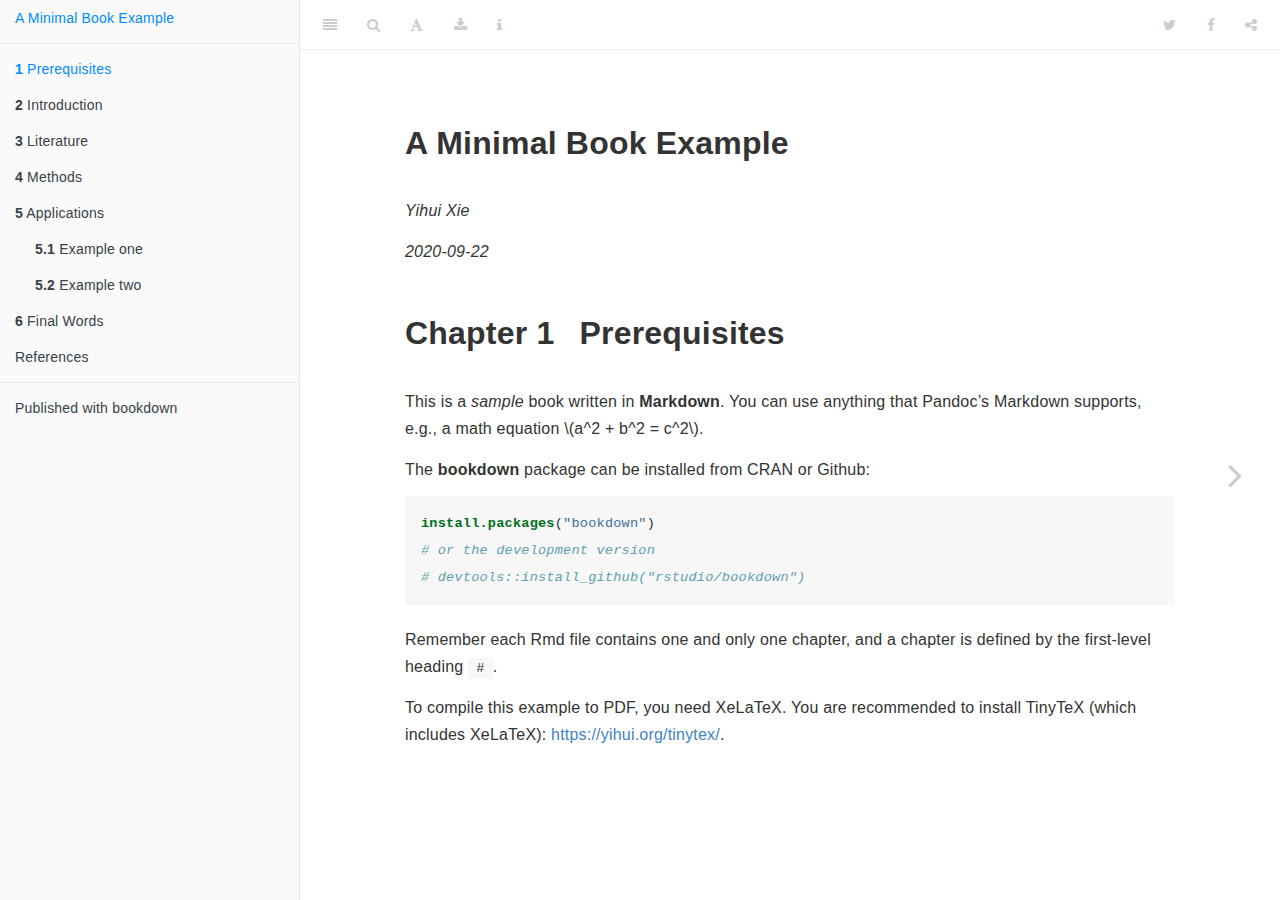
<file: komputer-grafik/Komputer Grafik/_book/index.html>
<!DOCTYPE html>
<html lang="" xml:lang="">
<head>

  <meta charset="utf-8" />
  <meta http-equiv="X-UA-Compatible" content="IE=edge" />
  <title>A Minimal Book Example</title>
  <meta name="description" content="This is a minimal example of using the bookdown package to write a book. The output format for this example is bookdown::gitbook." />
  <meta name="generator" content="bookdown 0.18 and GitBook 2.6.7" />

  <meta property="og:title" content="A Minimal Book Example" />
  <meta property="og:type" content="book" />
  
  
  <meta property="og:description" content="This is a minimal example of using the bookdown package to write a book. The output format for this example is bookdown::gitbook." />
  

  <meta name="twitter:card" content="summary" />
  <meta name="twitter:title" content="A Minimal Book Example" />
  
  <meta name="twitter:description" content="This is a minimal example of using the bookdown package to write a book. The output format for this example is bookdown::gitbook." />
  

<meta name="author" content="Yihui Xie" />


<meta name="date" content="2020-09-22" />

  <meta name="viewport" content="width=device-width, initial-scale=1" />
  <meta name="apple-mobile-web-app-capable" content="yes" />
  <meta name="apple-mobile-web-app-status-bar-style" content="black" />
  
  

<link rel="next" href="intro.html"/>
<script src="libs/header-attrs-2.1/header-attrs.js"></script>
<script src="libs/jquery-2.2.3/jquery.min.js"></script>
<link href="libs/gitbook-2.6.7/css/style.css" rel="stylesheet" />
<link href="libs/gitbook-2.6.7/css/plugin-table.css" rel="stylesheet" />
<link href="libs/gitbook-2.6.7/css/plugin-bookdown.css" rel="stylesheet" />
<link href="libs/gitbook-2.6.7/css/plugin-highlight.css" rel="stylesheet" />
<link href="libs/gitbook-2.6.7/css/plugin-search.css" rel="stylesheet" />
<link href="libs/gitbook-2.6.7/css/plugin-fontsettings.css" rel="stylesheet" />
<link href="libs/gitbook-2.6.7/css/plugin-clipboard.css" rel="stylesheet" />











<style type="text/css">
pre > code.sourceCode { white-space: pre; position: relative; }
pre > code.sourceCode > span { display: inline-block; line-height: 1.25; }
pre > code.sourceCode > span:empty { height: 1.2em; }
code.sourceCode > span { color: inherit; text-decoration: inherit; }
pre.sourceCode { margin: 0; }
@media screen {
div.sourceCode { overflow: auto; }
}
@media print {
pre > code.sourceCode { white-space: pre-wrap; }
pre > code.sourceCode > span { text-indent: -5em; padding-left: 5em; }
}
pre.numberSource code
  { counter-reset: source-line 0; }
pre.numberSource code > span
  { position: relative; left: -4em; counter-increment: source-line; }
pre.numberSource code > span > a:first-child::before
  { content: counter(source-line);
    position: relative; left: -1em; text-align: right; vertical-align: baseline;
    border: none; display: inline-block;
    -webkit-touch-callout: none; -webkit-user-select: none;
    -khtml-user-select: none; -moz-user-select: none;
    -ms-user-select: none; user-select: none;
    padding: 0 4px; width: 4em;
    color: #aaaaaa;
  }
pre.numberSource { margin-left: 3em; border-left: 1px solid #aaaaaa;  padding-left: 4px; }
div.sourceCode
  {   }
@media screen {
pre > code.sourceCode > span > a:first-child::before { text-decoration: underline; }
}
code span.al { color: #ff0000; font-weight: bold; } /* Alert */
code span.an { color: #60a0b0; font-weight: bold; font-style: italic; } /* Annotation */
code span.at { color: #7d9029; } /* Attribute */
code span.bn { color: #40a070; } /* BaseN */
code span.bu { } /* BuiltIn */
code span.cf { color: #007020; font-weight: bold; } /* ControlFlow */
code span.ch { color: #4070a0; } /* Char */
code span.cn { color: #880000; } /* Constant */
code span.co { color: #60a0b0; font-style: italic; } /* Comment */
code span.cv { color: #60a0b0; font-weight: bold; font-style: italic; } /* CommentVar */
code span.do { color: #ba2121; font-style: italic; } /* Documentation */
code span.dt { color: #902000; } /* DataType */
code span.dv { color: #40a070; } /* DecVal */
code span.er { color: #ff0000; font-weight: bold; } /* Error */
code span.ex { } /* Extension */
code span.fl { color: #40a070; } /* Float */
code span.fu { color: #06287e; } /* Function */
code span.im { } /* Import */
code span.in { color: #60a0b0; font-weight: bold; font-style: italic; } /* Information */
code span.kw { color: #007020; font-weight: bold; } /* Keyword */
code span.op { color: #666666; } /* Operator */
code span.ot { color: #007020; } /* Other */
code span.pp { color: #bc7a00; } /* Preprocessor */
code span.sc { color: #4070a0; } /* SpecialChar */
code span.ss { color: #bb6688; } /* SpecialString */
code span.st { color: #4070a0; } /* String */
code span.va { color: #19177c; } /* Variable */
code span.vs { color: #4070a0; } /* VerbatimString */
code span.wa { color: #60a0b0; font-weight: bold; font-style: italic; } /* Warning */
</style>

<link rel="stylesheet" href="style.css" type="text/css" />
</head>

<body>



  <div class="book without-animation with-summary font-size-2 font-family-1" data-basepath=".">

    <div class="book-summary">
      <nav role="navigation">

<ul class="summary">
<li><a href="./">A Minimal Book Example</a></li>

<li class="divider"></li>
<li class="chapter" data-level="1" data-path="index.html"><a href="index.html"><i class="fa fa-check"></i><b>1</b> Prerequisites</a></li>
<li class="chapter" data-level="2" data-path="intro.html"><a href="intro.html"><i class="fa fa-check"></i><b>2</b> Introduction</a></li>
<li class="chapter" data-level="3" data-path="literature.html"><a href="literature.html"><i class="fa fa-check"></i><b>3</b> Literature</a></li>
<li class="chapter" data-level="4" data-path="methods.html"><a href="methods.html"><i class="fa fa-check"></i><b>4</b> Methods</a></li>
<li class="chapter" data-level="5" data-path="applications.html"><a href="applications.html"><i class="fa fa-check"></i><b>5</b> Applications</a>
<ul>
<li class="chapter" data-level="5.1" data-path="applications.html"><a href="applications.html#example-one"><i class="fa fa-check"></i><b>5.1</b> Example one</a></li>
<li class="chapter" data-level="5.2" data-path="applications.html"><a href="applications.html#example-two"><i class="fa fa-check"></i><b>5.2</b> Example two</a></li>
</ul></li>
<li class="chapter" data-level="6" data-path="final-words.html"><a href="final-words.html"><i class="fa fa-check"></i><b>6</b> Final Words</a></li>
<li class="chapter" data-level="" data-path="references.html"><a href="references.html"><i class="fa fa-check"></i>References</a></li>
<li class="divider"></li>
<li><a href="https://github.com/rstudio/bookdown" target="blank">Published with bookdown</a></li>

</ul>

      </nav>
    </div>

    <div class="book-body">
      <div class="body-inner">
        <div class="book-header" role="navigation">
          <h1>
            <i class="fa fa-circle-o-notch fa-spin"></i><a href="./">A Minimal Book Example</a>
          </h1>
        </div>

        <div class="page-wrapper" tabindex="-1" role="main">
          <div class="page-inner">

            <section class="normal" id="section-">
<div id="header">
<h1 class="title">A Minimal Book Example</h1>
<p class="author"><em>Yihui Xie</em></p>
<p class="date"><em>2020-09-22</em></p>
</div>
<div id="prerequisites" class="section level1" number="1">
<h1><span class="header-section-number">Chapter 1</span> Prerequisites</h1>
<p>This is a <em>sample</em> book written in <strong>Markdown</strong>. You can use anything that Pandoc’s Markdown supports, e.g., a math equation <span class="math inline">\(a^2 + b^2 = c^2\)</span>.</p>
<p>The <strong>bookdown</strong> package can be installed from CRAN or Github:</p>
<div class="sourceCode" id="cb1"><pre class="sourceCode r"><code class="sourceCode r"><span id="cb1-1"><a href="index.html#cb1-1" aria-hidden="true"></a><span class="kw">install.packages</span>(<span class="st">&quot;bookdown&quot;</span>)</span>
<span id="cb1-2"><a href="index.html#cb1-2" aria-hidden="true"></a><span class="co"># or the development version</span></span>
<span id="cb1-3"><a href="index.html#cb1-3" aria-hidden="true"></a><span class="co"># devtools::install_github(&quot;rstudio/bookdown&quot;)</span></span></code></pre></div>
<p>Remember each Rmd file contains one and only one chapter, and a chapter is defined by the first-level heading <code>#</code>.</p>
<p>To compile this example to PDF, you need XeLaTeX. You are recommended to install TinyTeX (which includes XeLaTeX): <a href="https://yihui.org/tinytex/" class="uri">https://yihui.org/tinytex/</a>.</p>

</div>
            </section>

          </div>
        </div>
      </div>

<a href="intro.html" class="navigation navigation-next navigation-unique" aria-label="Next page"><i class="fa fa-angle-right"></i></a>
    </div>
  </div>
<script src="libs/gitbook-2.6.7/js/app.min.js"></script>
<script src="libs/gitbook-2.6.7/js/lunr.js"></script>
<script src="libs/gitbook-2.6.7/js/clipboard.min.js"></script>
<script src="libs/gitbook-2.6.7/js/plugin-search.js"></script>
<script src="libs/gitbook-2.6.7/js/plugin-sharing.js"></script>
<script src="libs/gitbook-2.6.7/js/plugin-fontsettings.js"></script>
<script src="libs/gitbook-2.6.7/js/plugin-bookdown.js"></script>
<script src="libs/gitbook-2.6.7/js/jquery.highlight.js"></script>
<script src="libs/gitbook-2.6.7/js/plugin-clipboard.js"></script>
<script>
gitbook.require(["gitbook"], function(gitbook) {
gitbook.start({
"sharing": {
"github": false,
"facebook": true,
"twitter": true,
"linkedin": false,
"weibo": false,
"instapaper": false,
"vk": false,
"all": ["facebook", "twitter", "linkedin", "weibo", "instapaper"]
},
"fontsettings": {
"theme": "white",
"family": "sans",
"size": 2
},
"edit": {
"link": null,
"text": null
},
"history": {
"link": null,
"text": null
},
"view": {
"link": null,
"text": null
},
"download": ["Komputer Grafik.pdf", "Komputer Grafik.epub"],
"toc": {
"collapse": "subsection"
}
});
});
</script>

<!-- dynamically load mathjax for compatibility with self-contained -->
<script>
  (function () {
    var script = document.createElement("script");
    script.type = "text/javascript";
    var src = "true";
    if (src === "" || src === "true") src = "https://mathjax.rstudio.com/latest/MathJax.js?config=TeX-MML-AM_CHTML";
    if (location.protocol !== "file:")
      if (/^https?:/.test(src))
        src = src.replace(/^https?:/, '');
    script.src = src;
    document.getElementsByTagName("head")[0].appendChild(script);
  })();
</script>
</body>

</html>
</file>
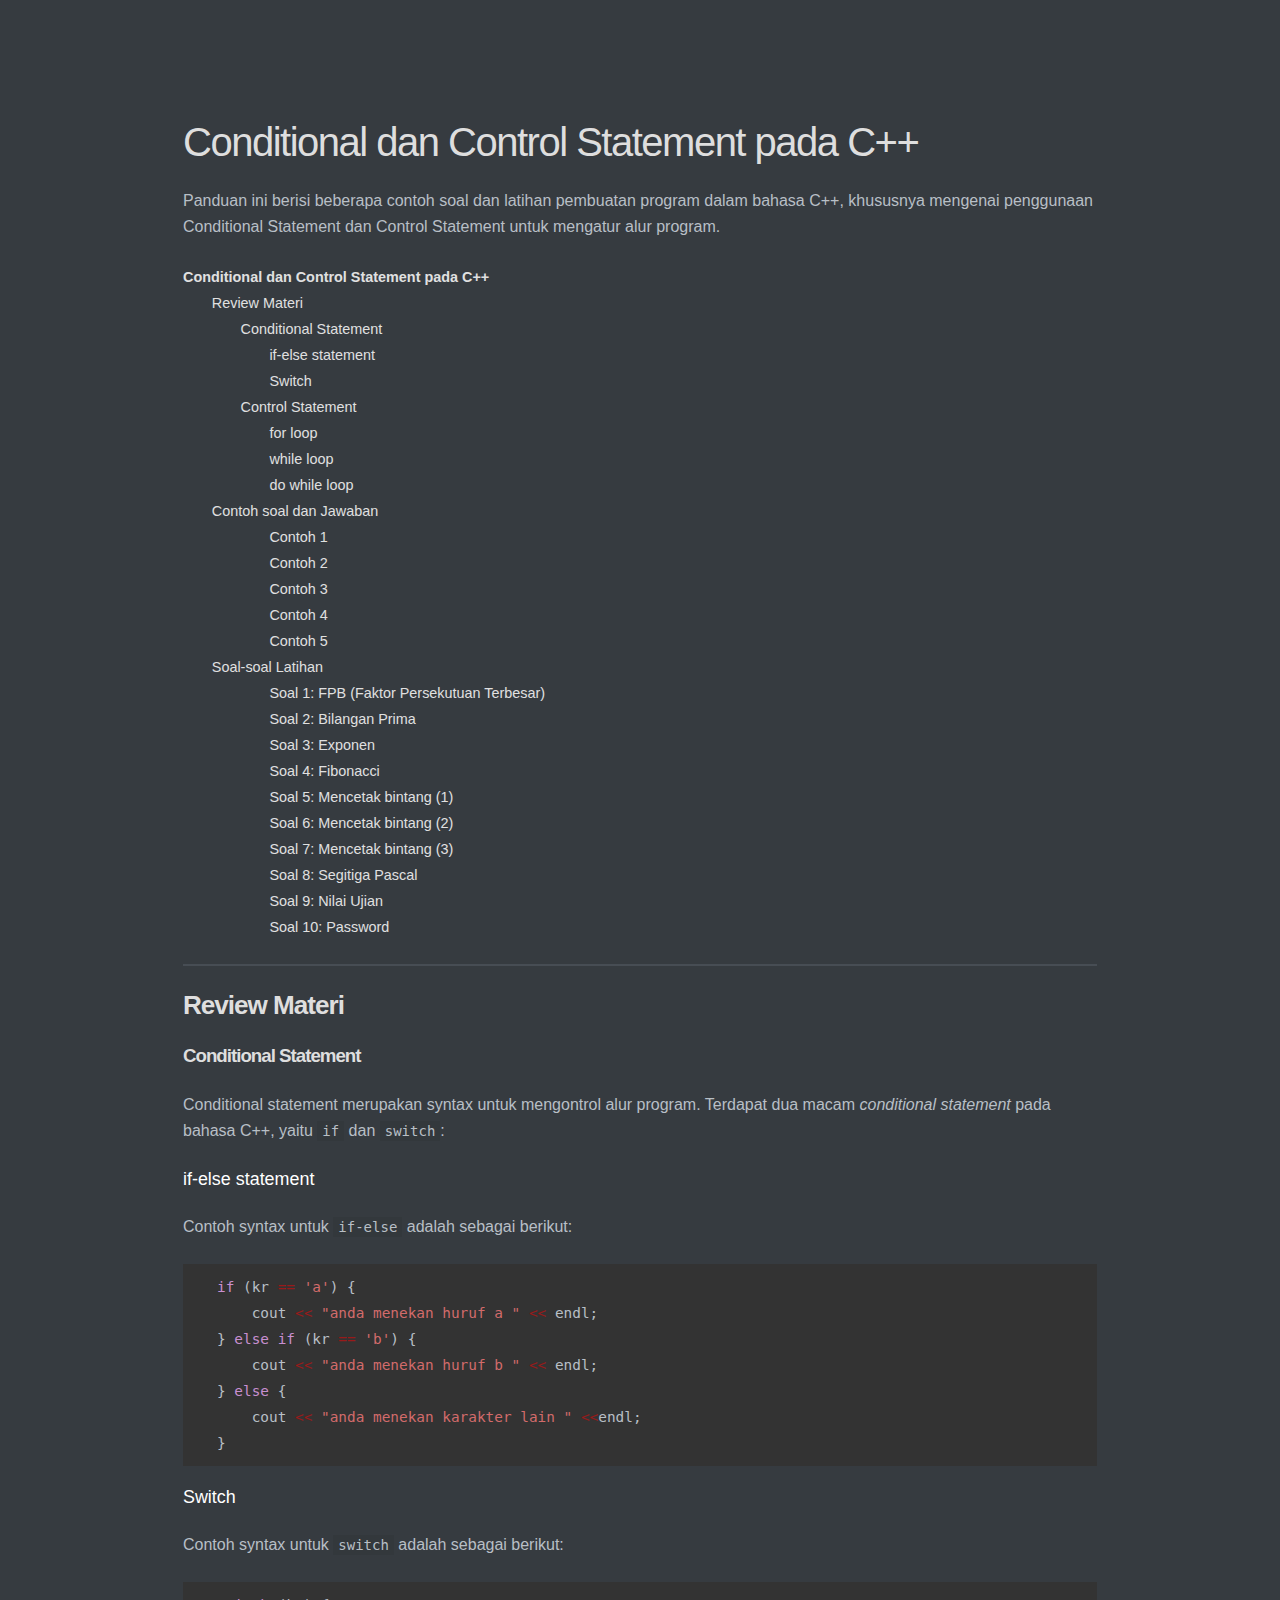
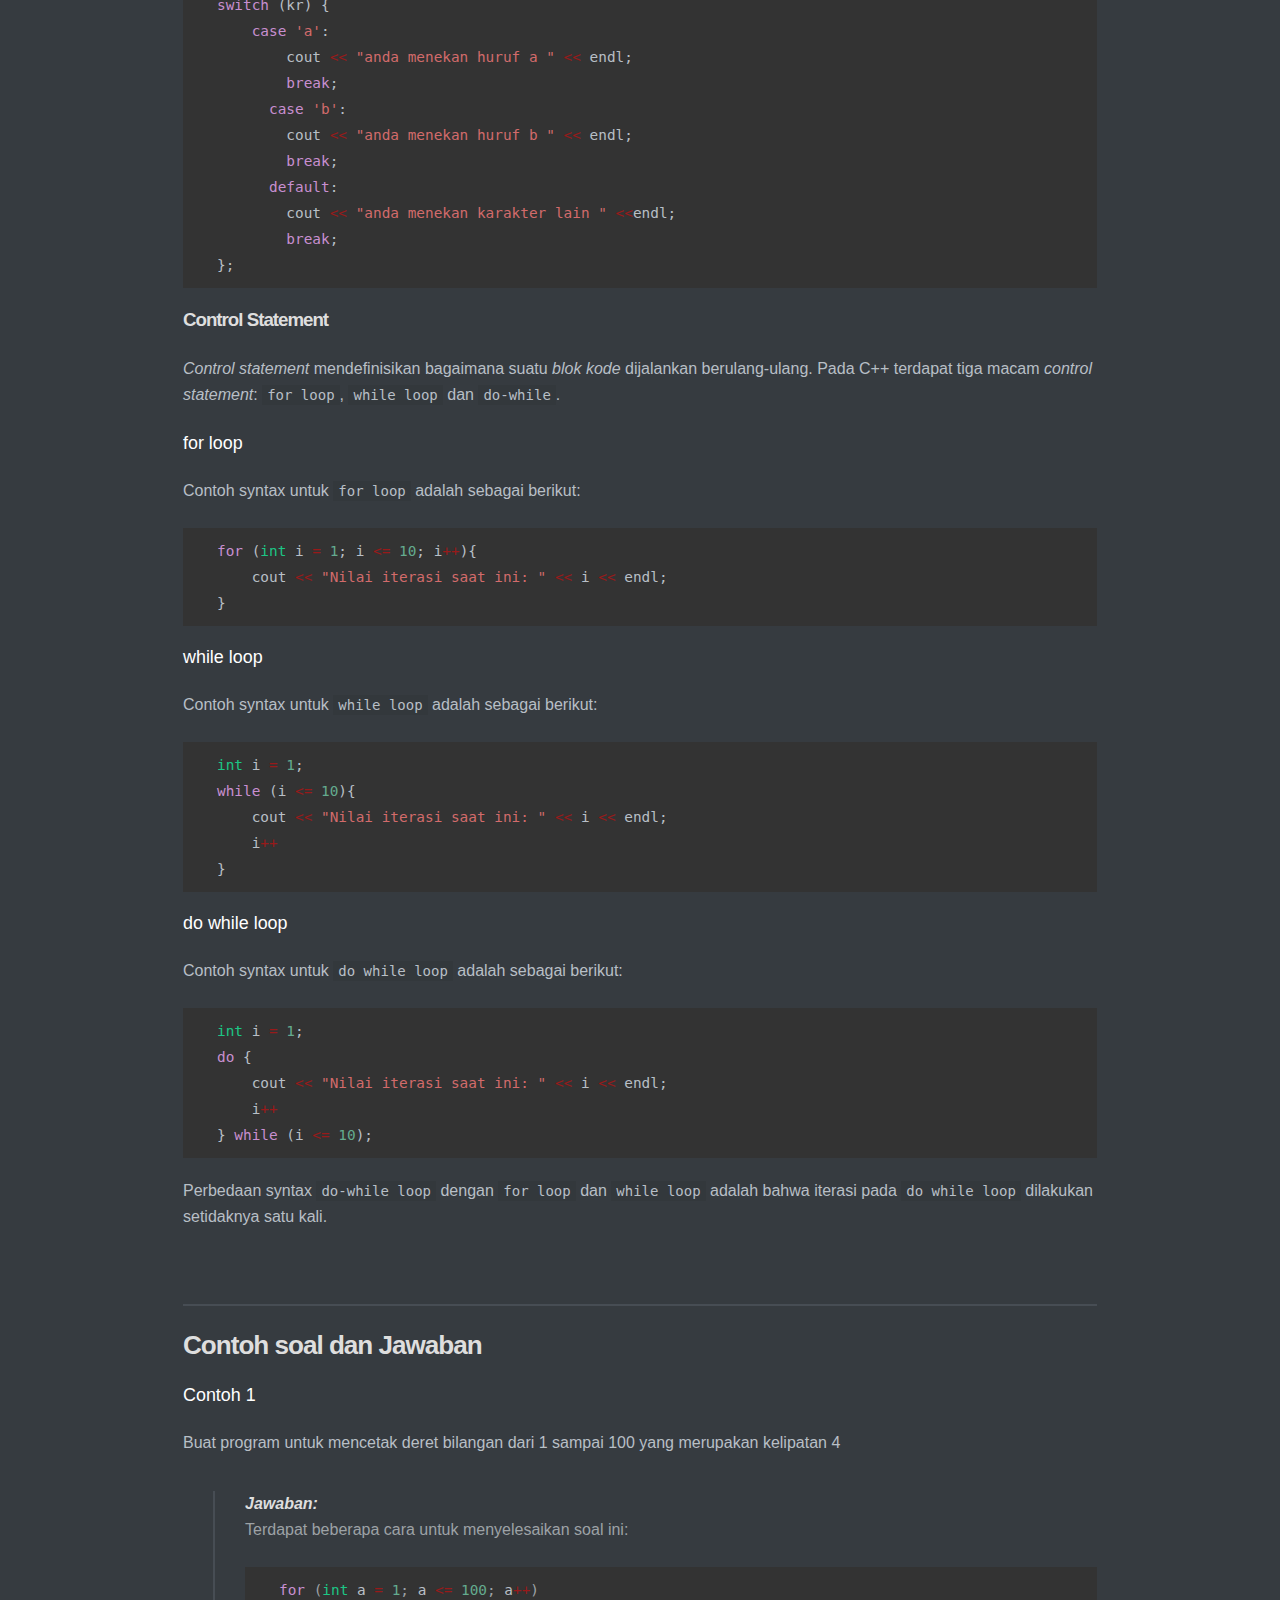
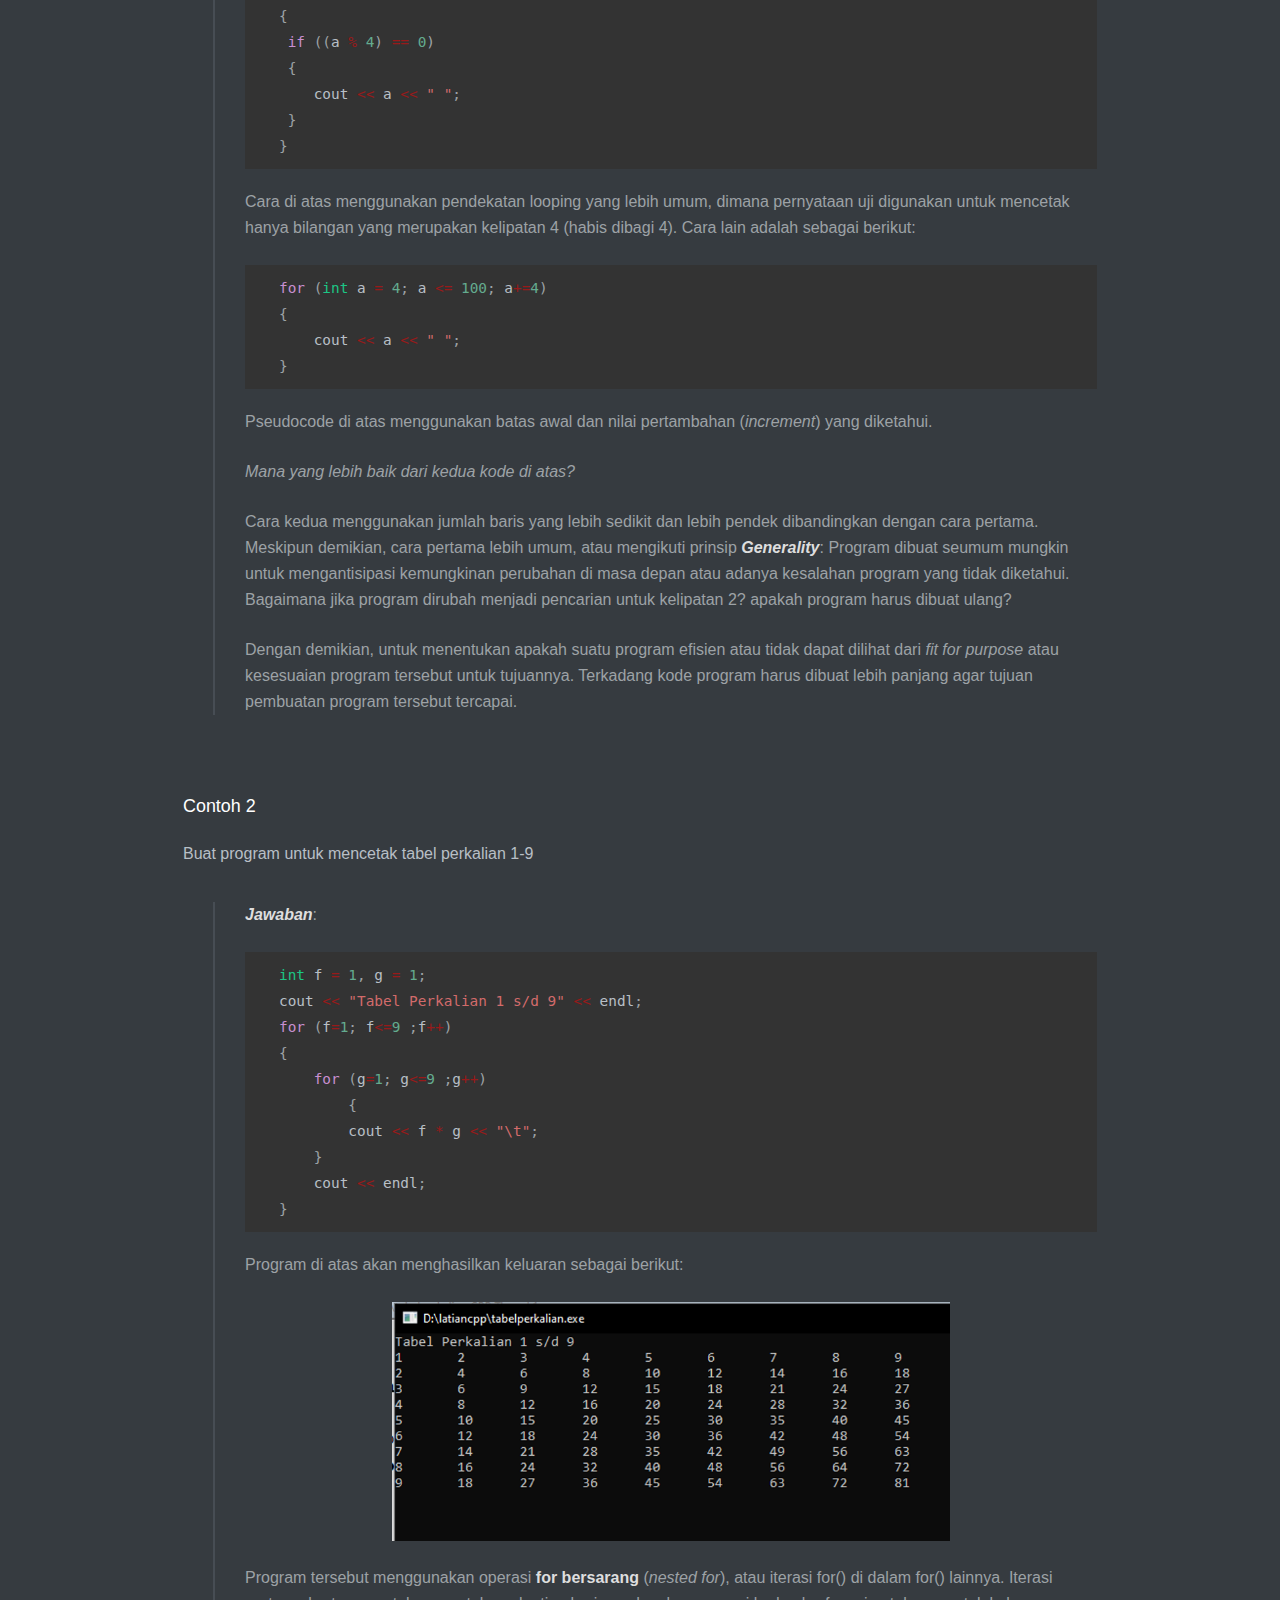
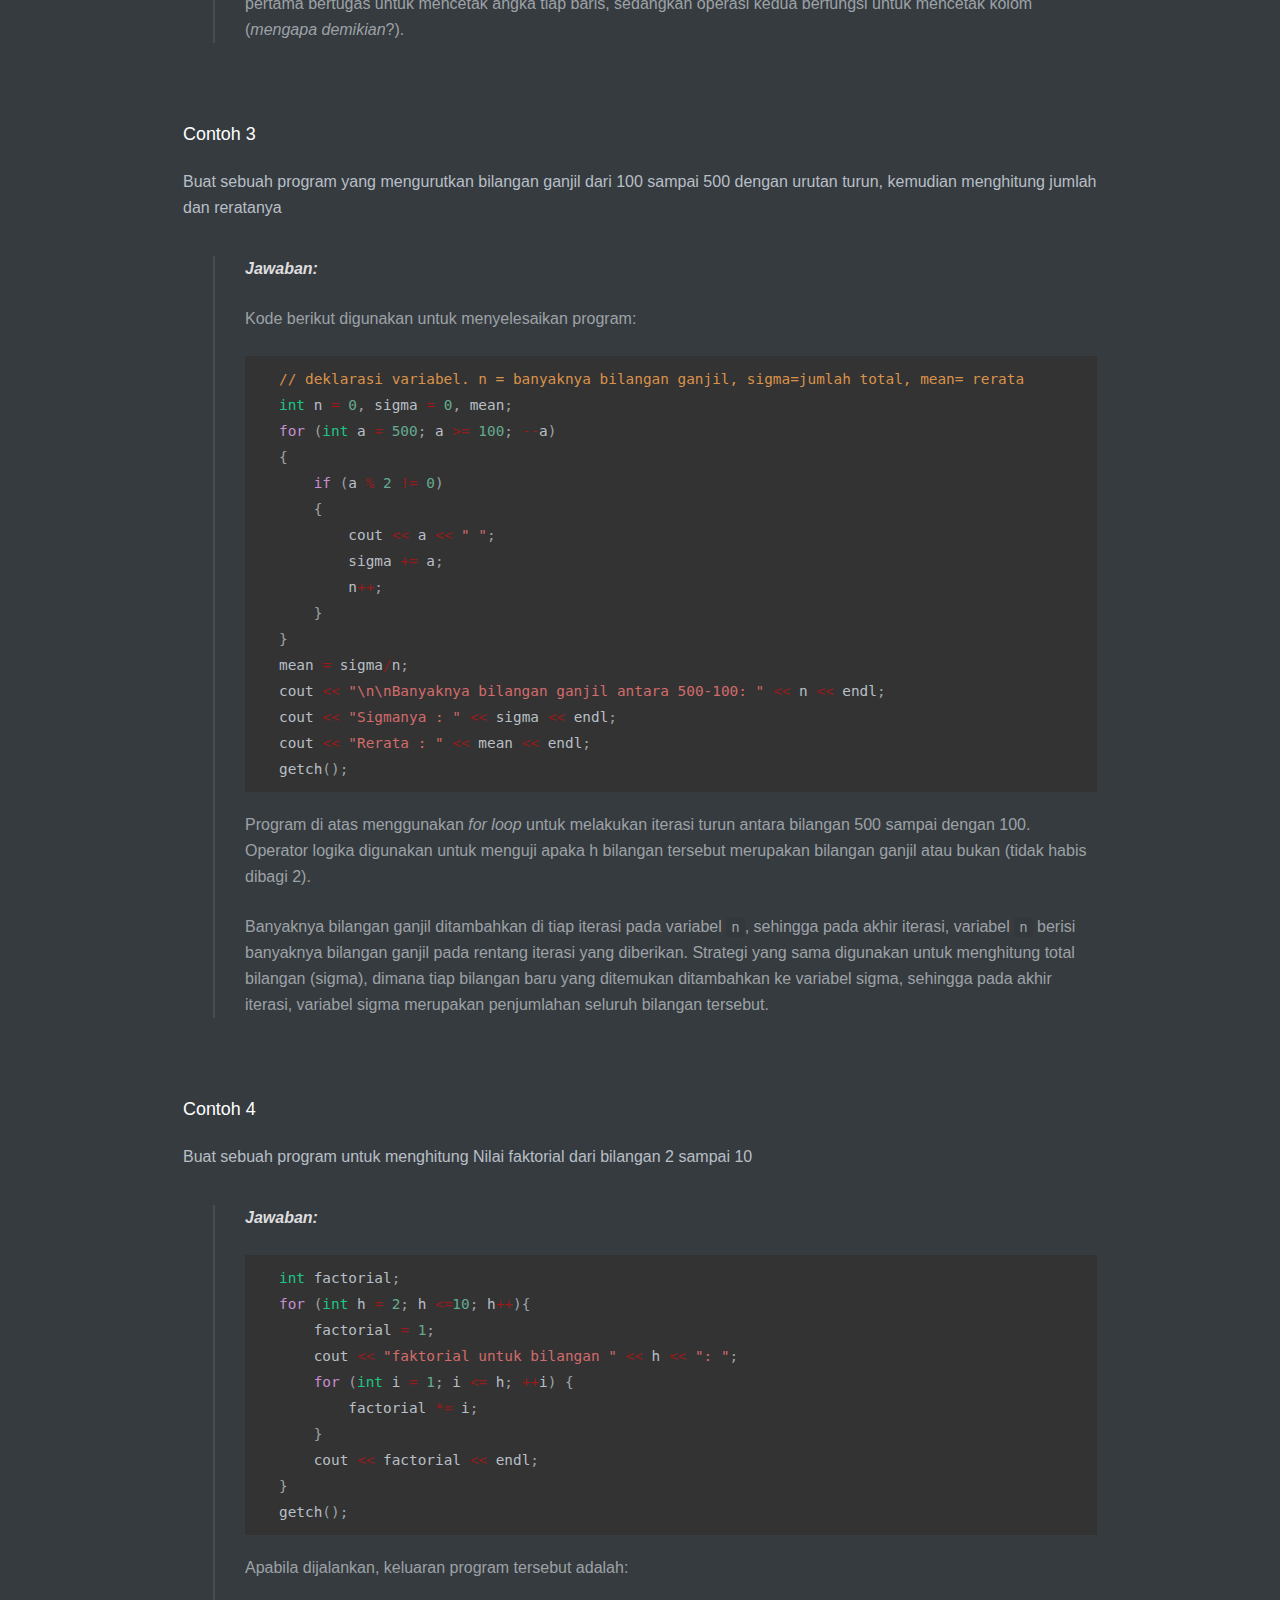
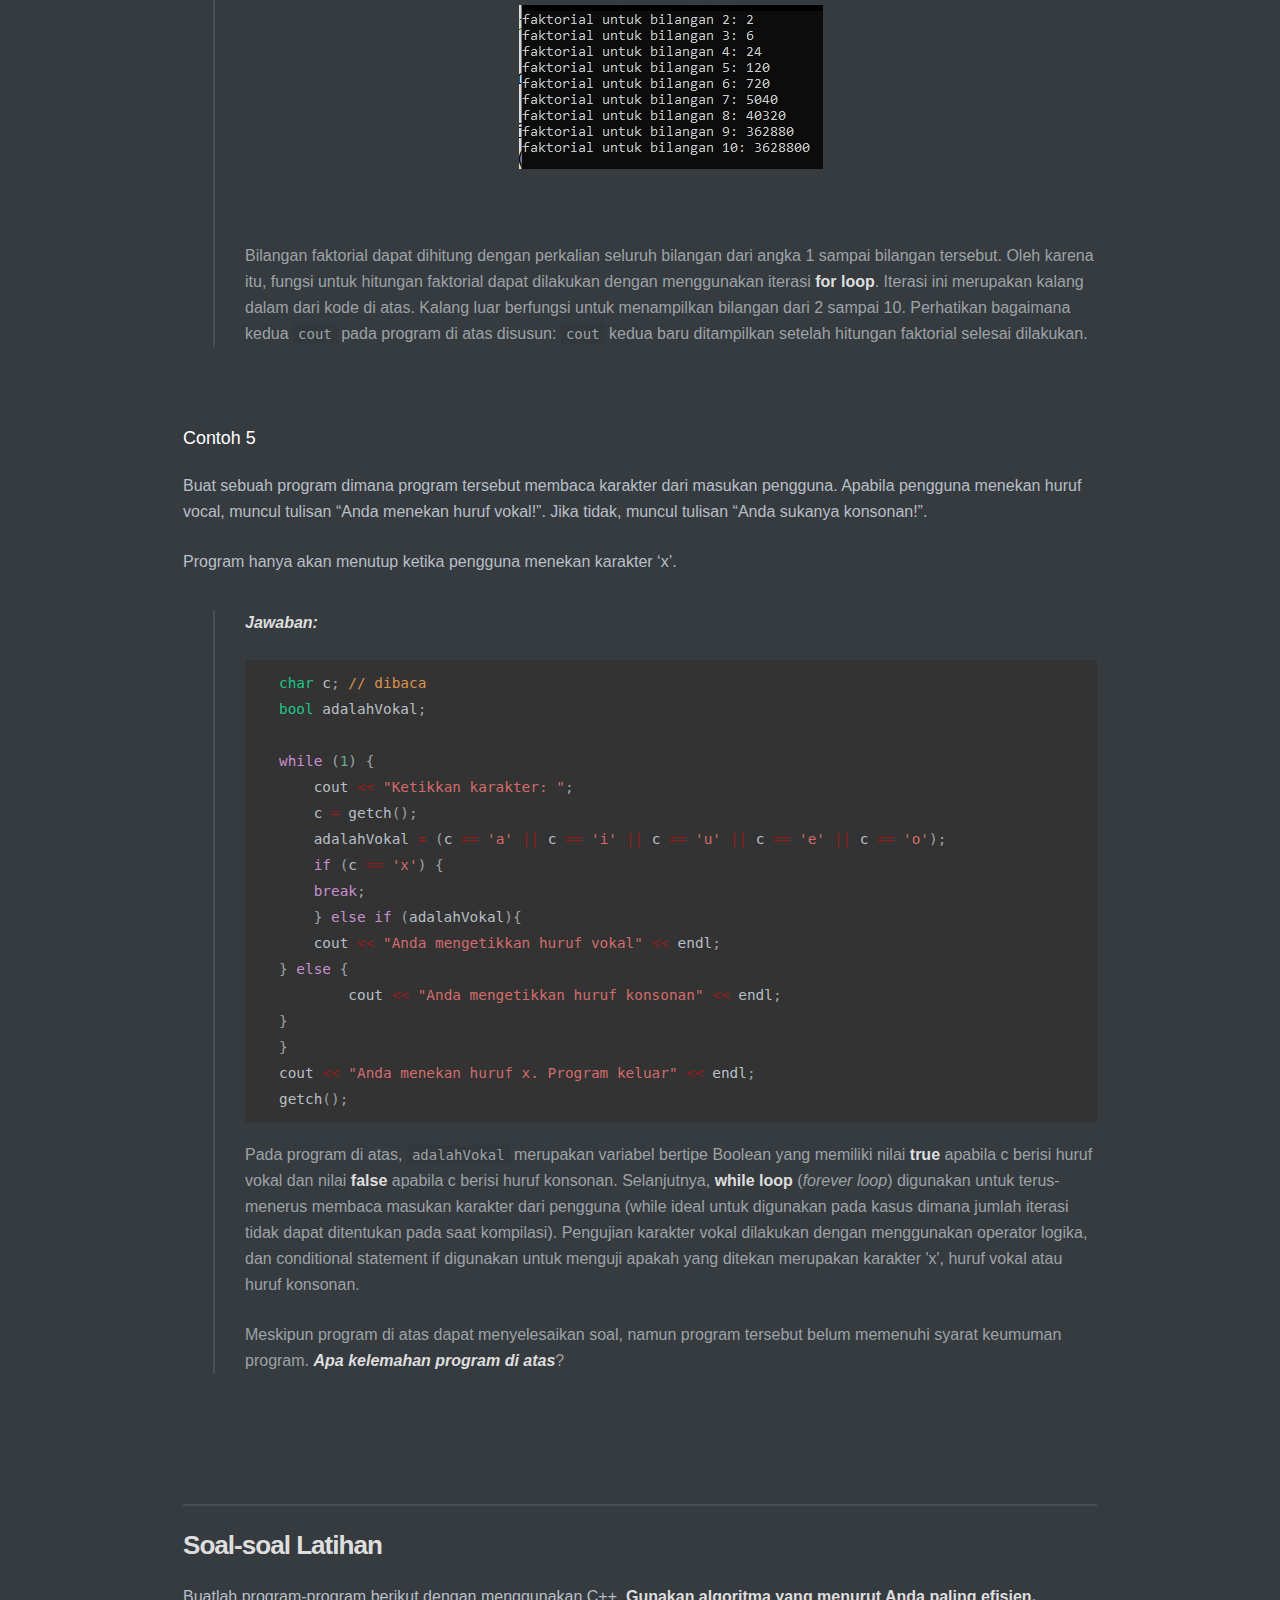
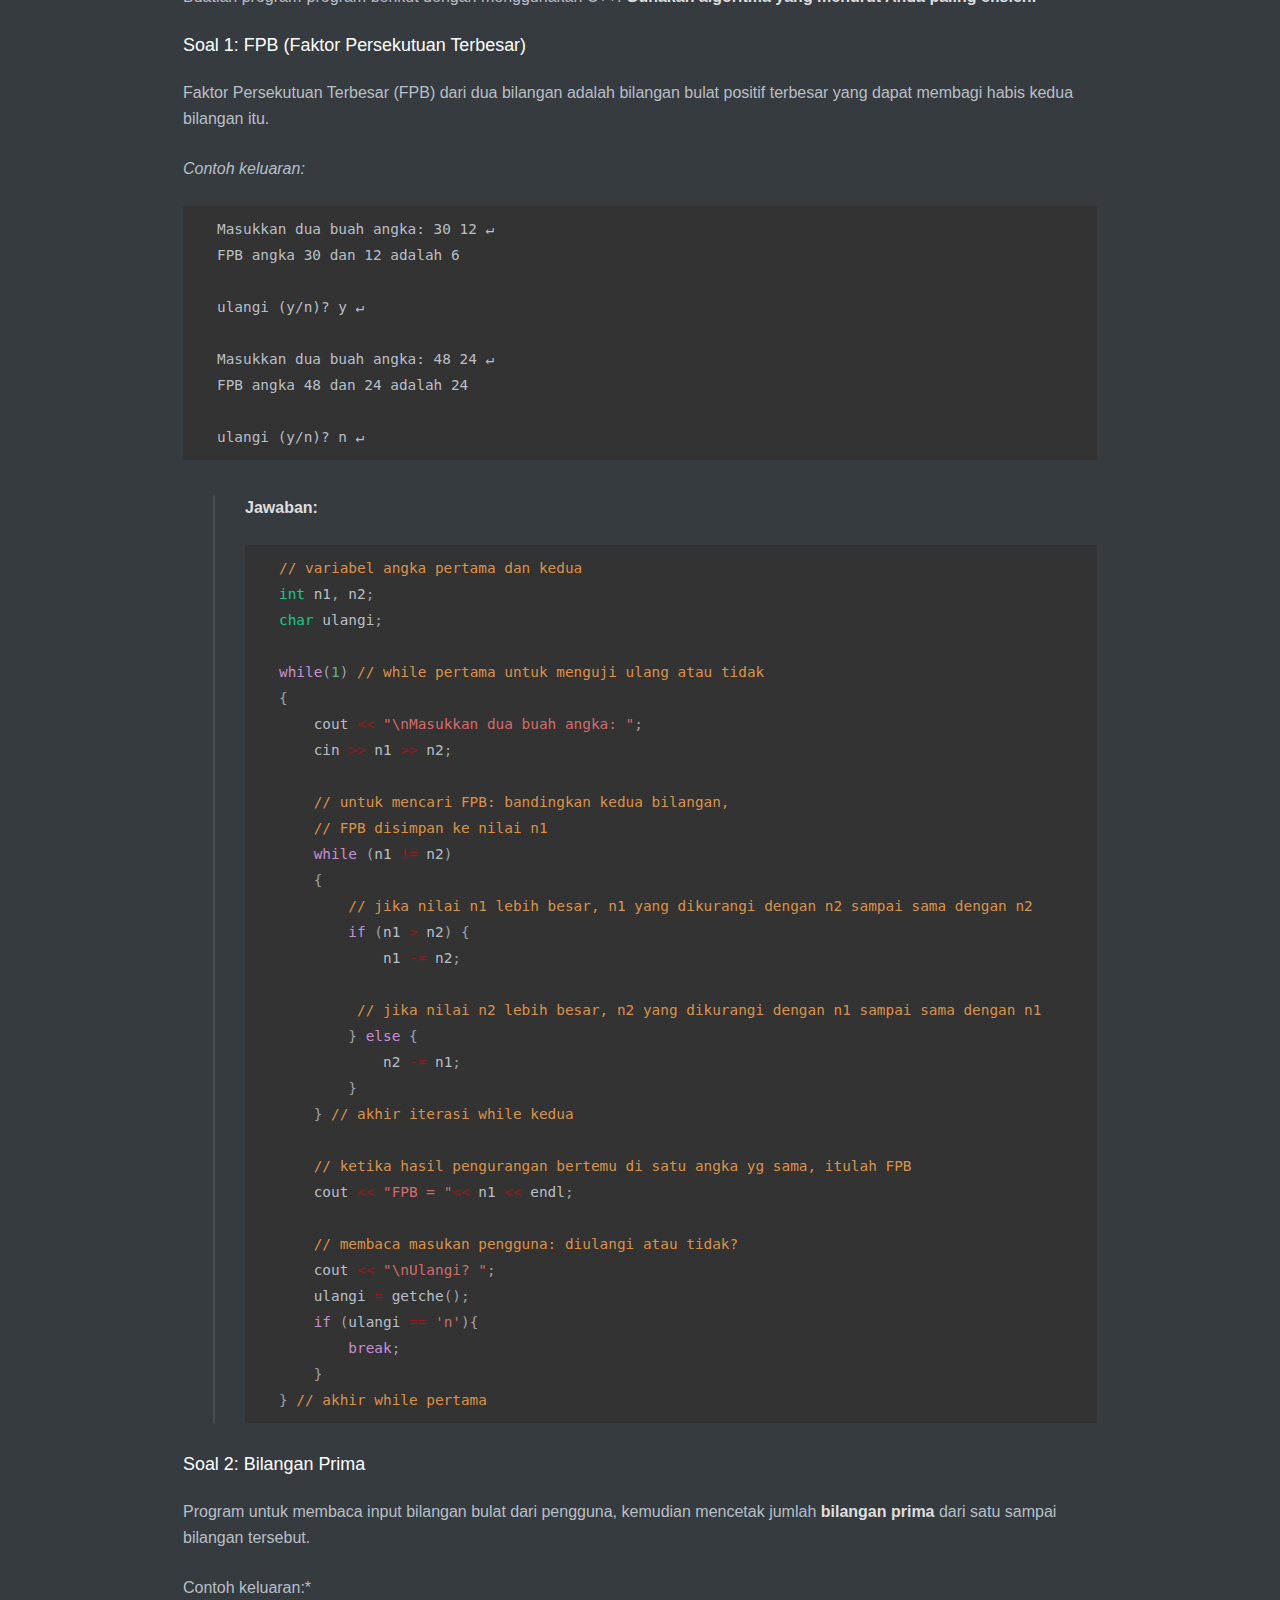
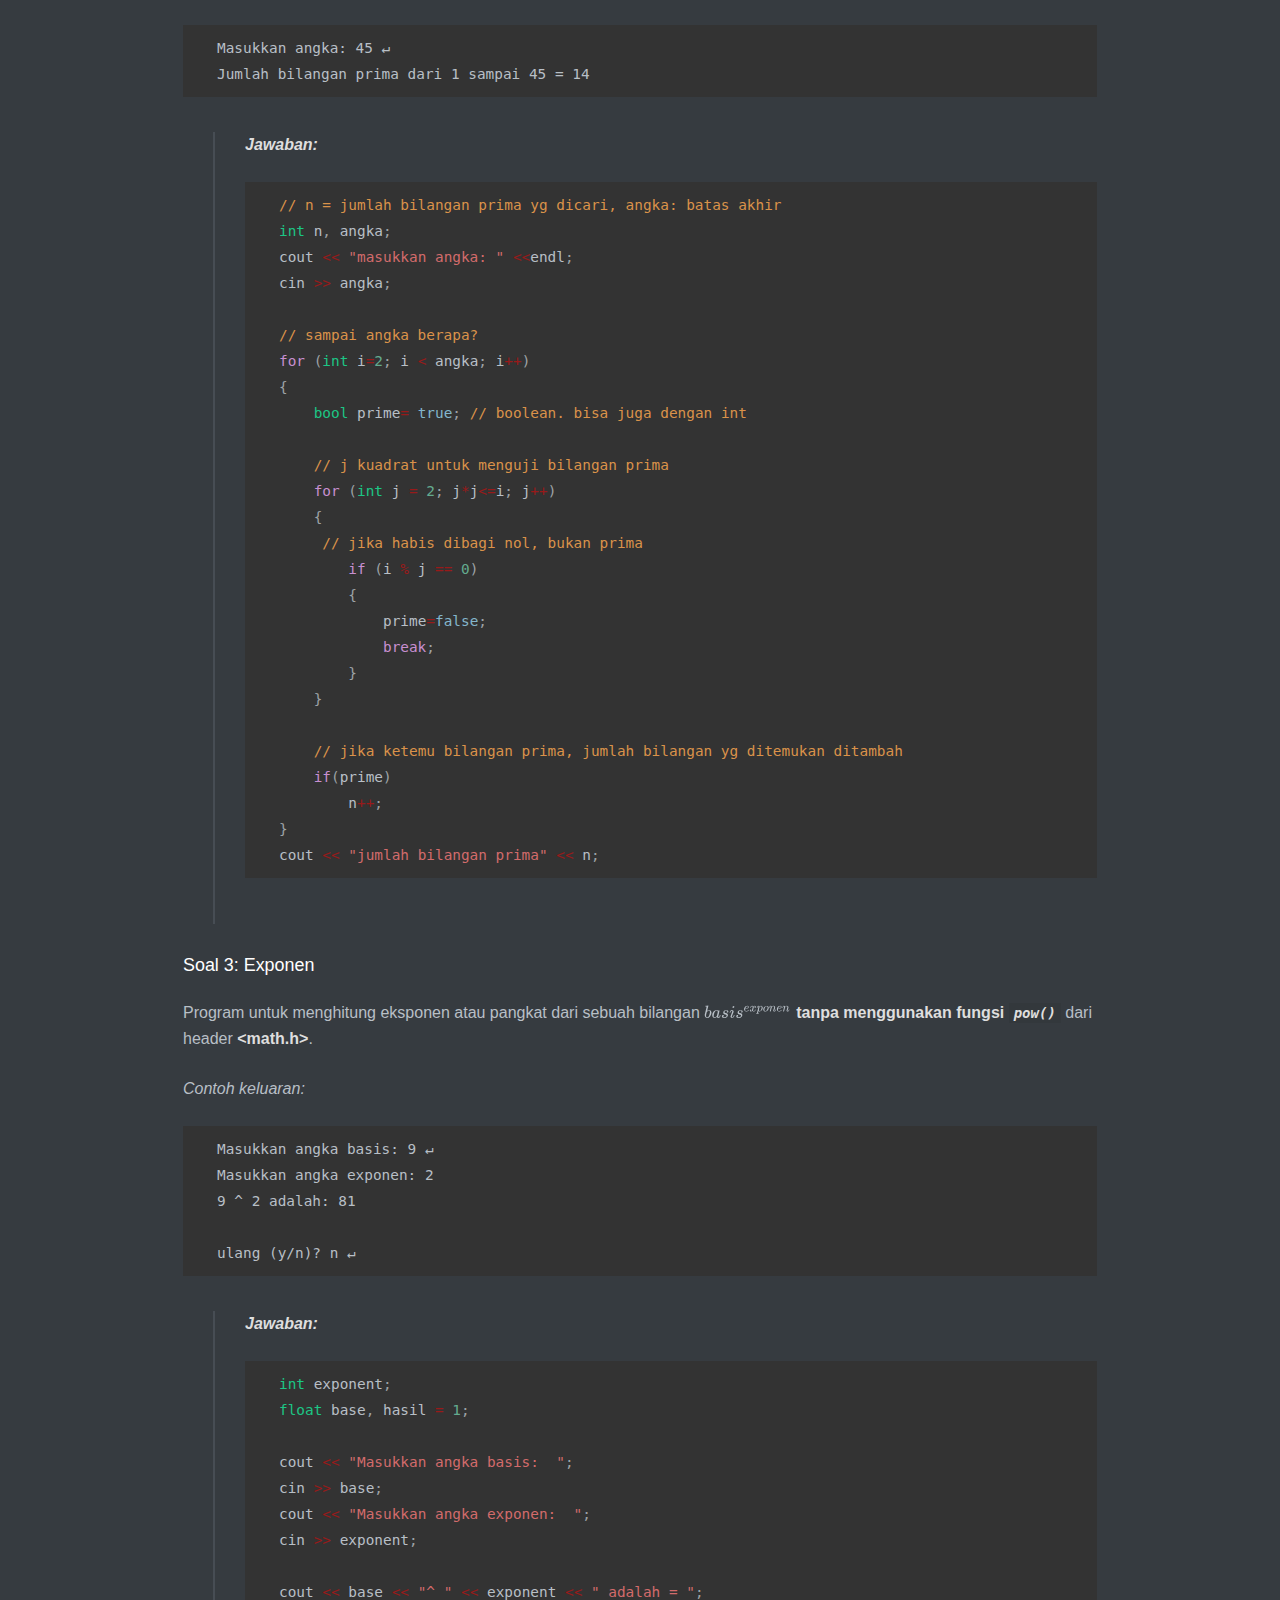
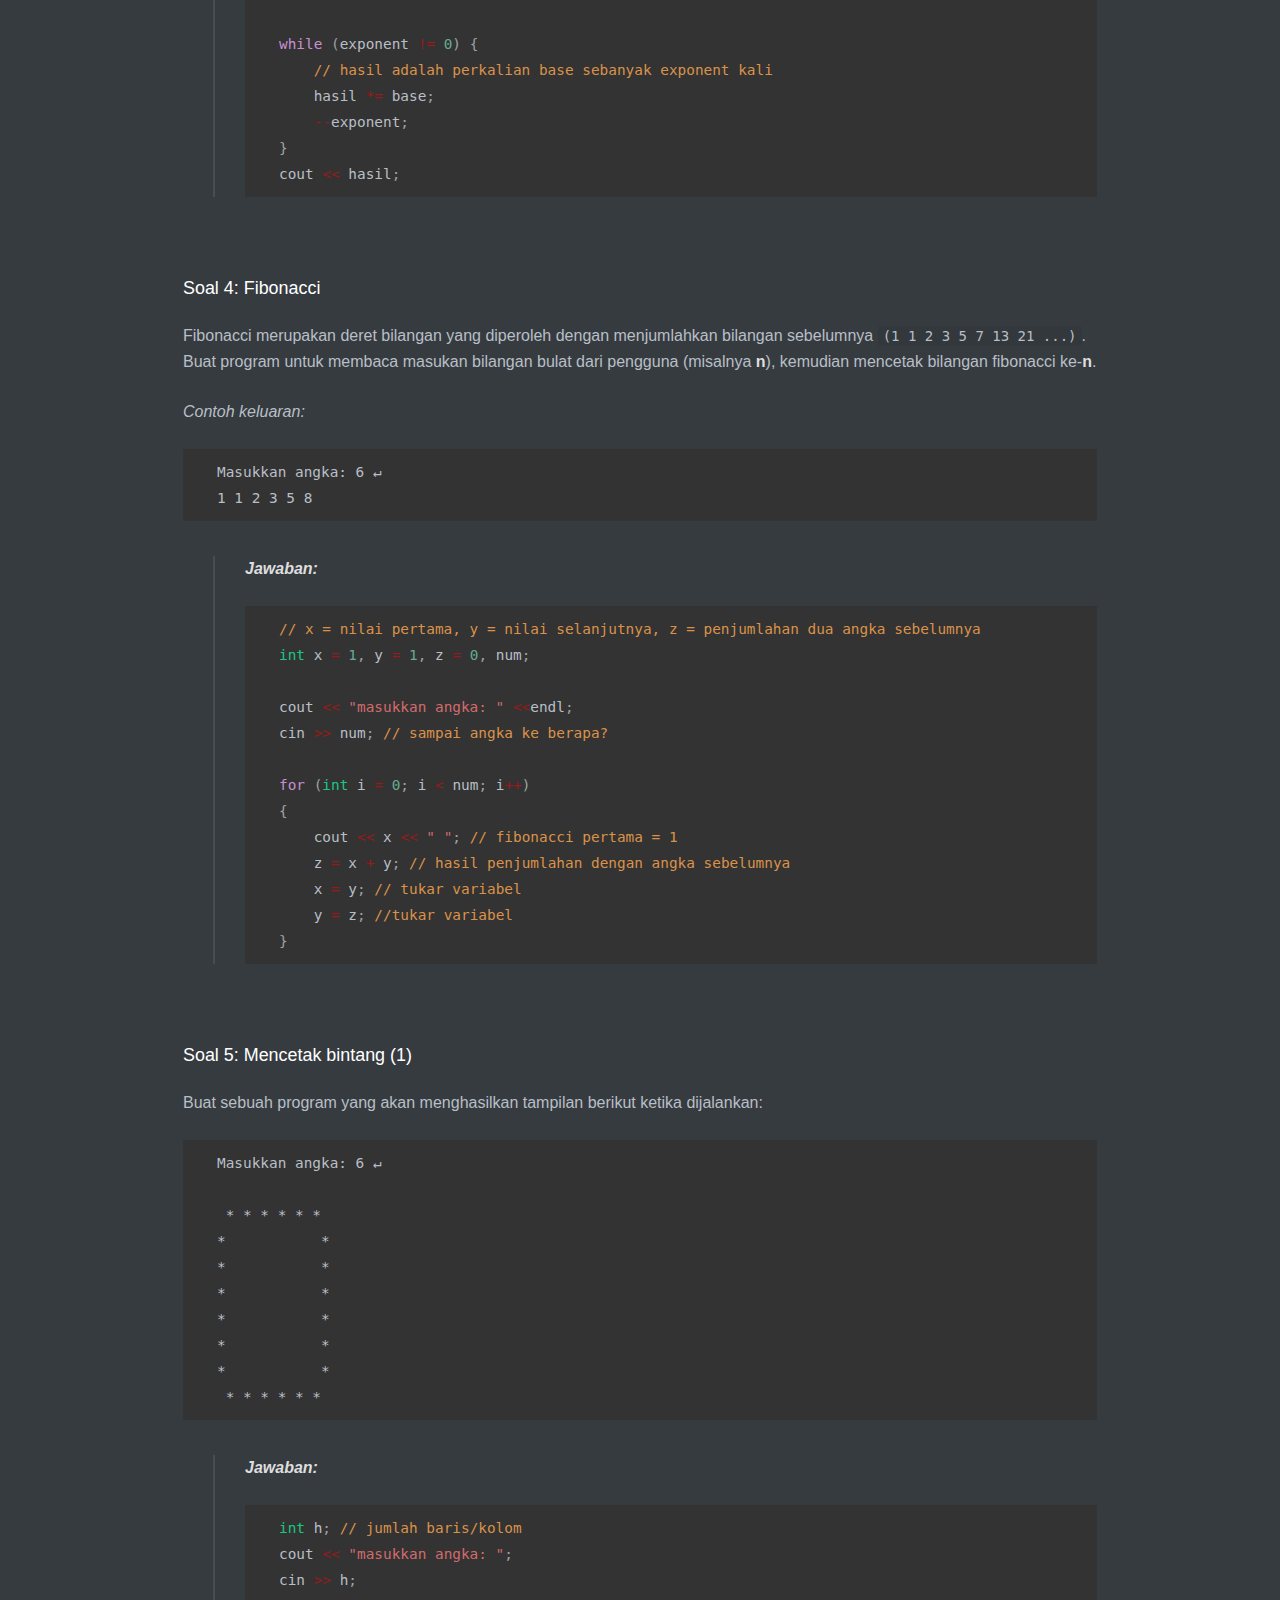
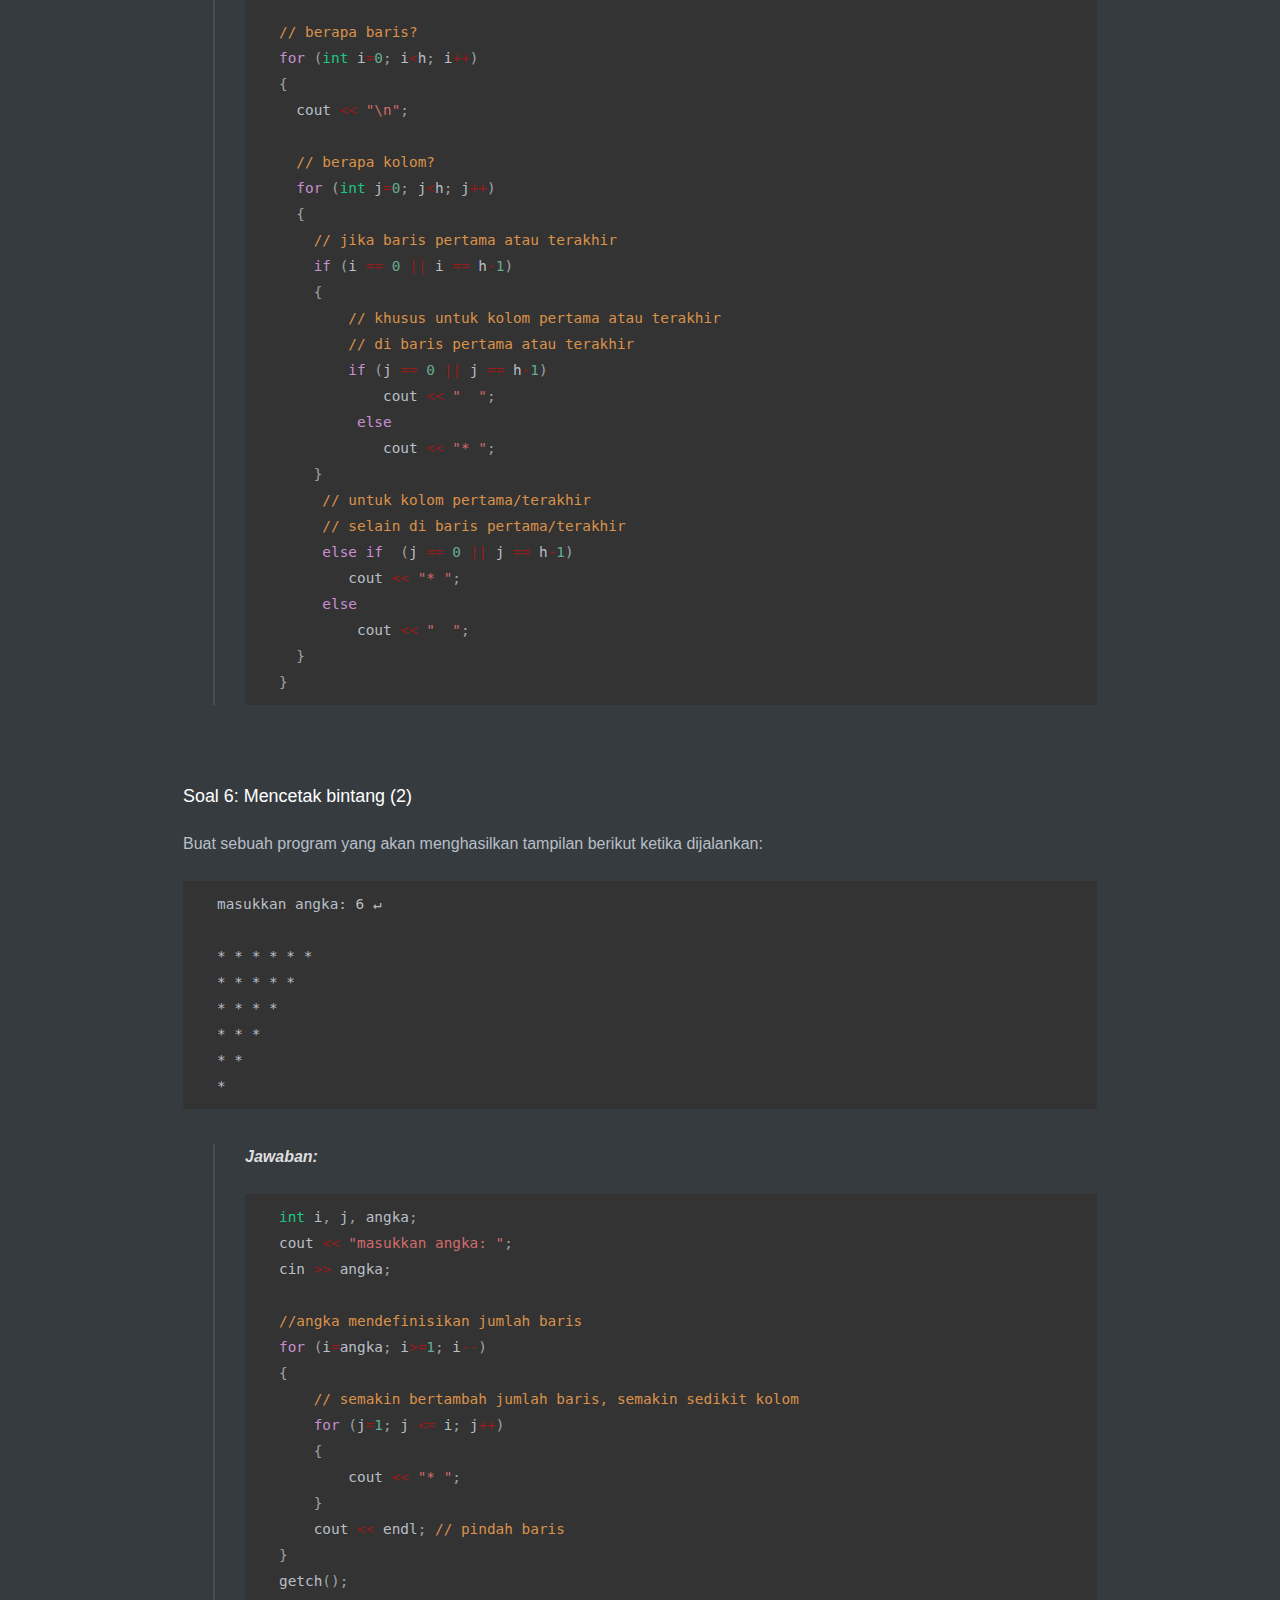
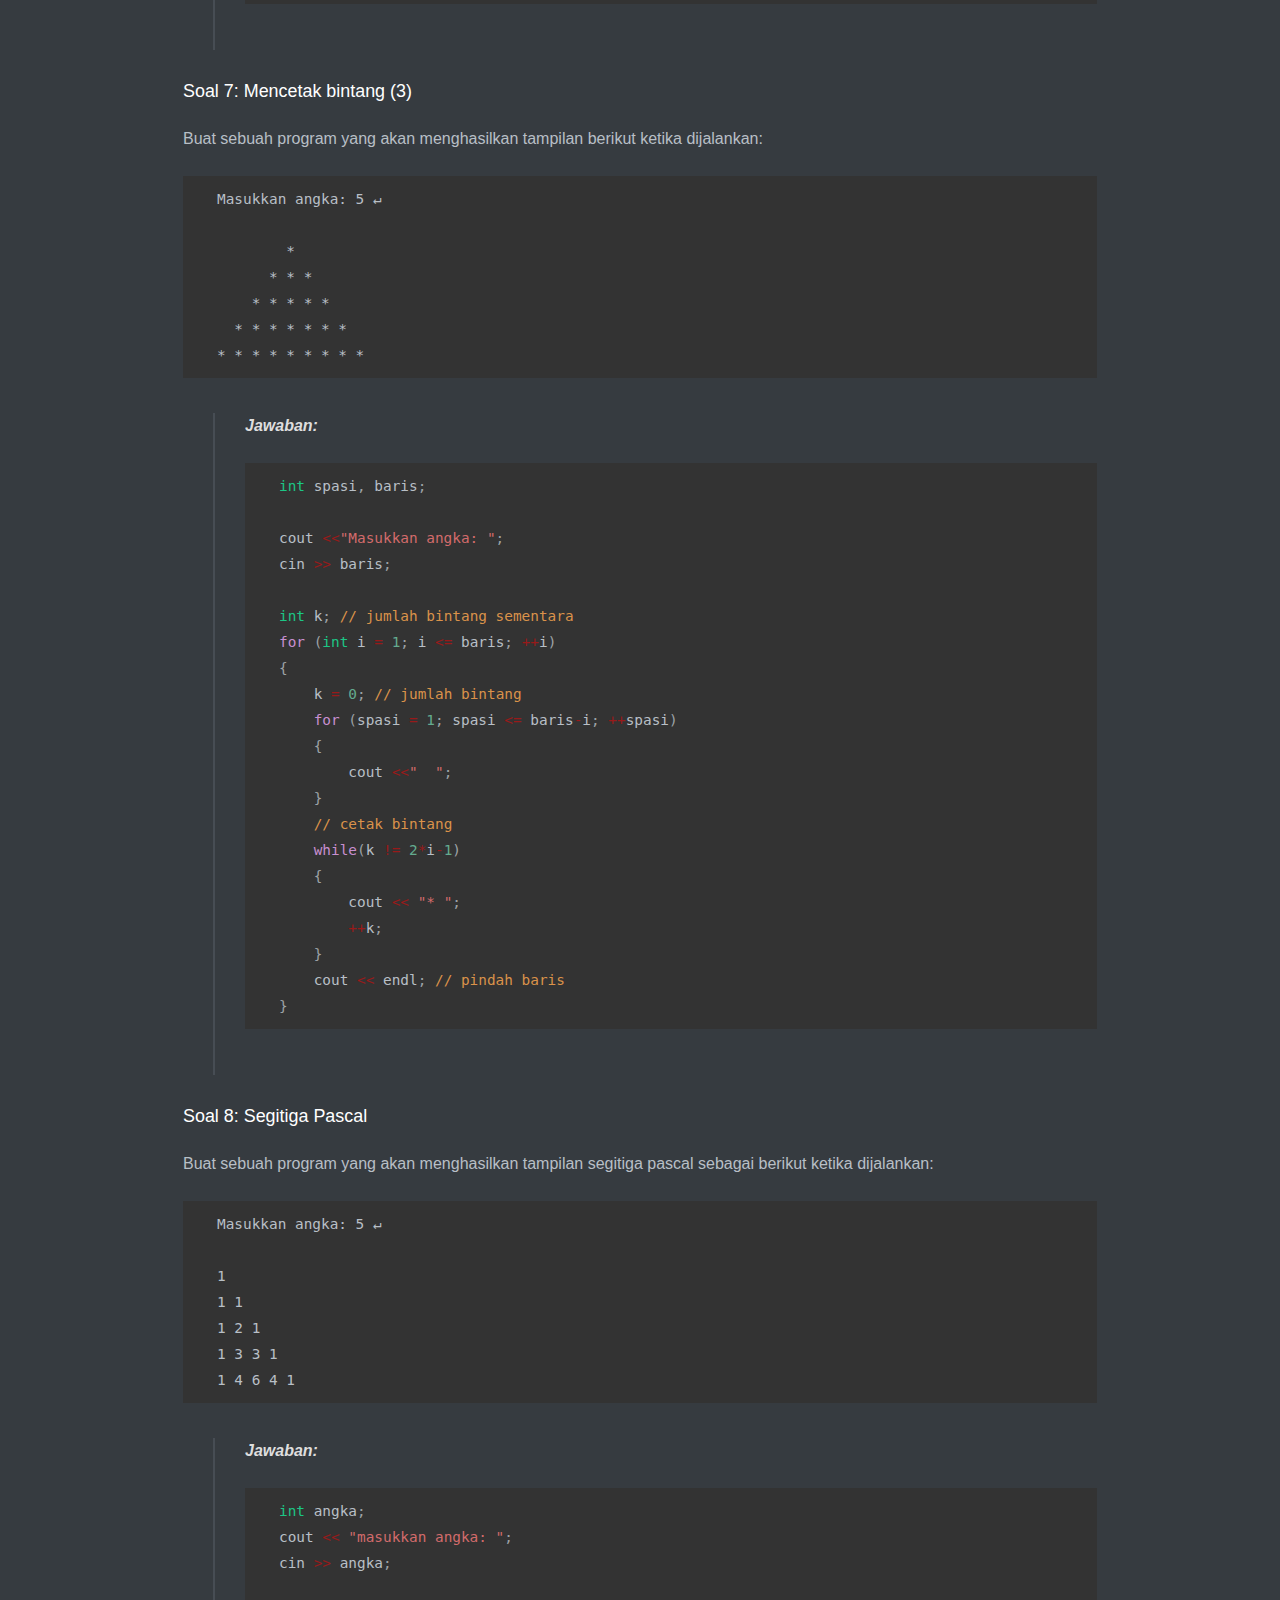
<file: latihancpp/kunci.html>
<!doctype html>
<html>
<head>
<meta charset='UTF-8'><meta name='viewport' content='width=device-width initial-scale=1'>
<title>Conditional dan Control Statement pada C++</title><link href='file://night/mermaid.dark.css' rel='stylesheet' type='text/css' /><link href='file://night/codeblock.dark.css' rel='stylesheet' type='text/css' /><link href='file://night/sourcemode.dark.css' rel='stylesheet' type='text/css' /><style type='text/css'>html {overflow-x: initial !important;}:root { --bg-color:#ffffff; --text-color:#333333; --select-text-bg-color:#B5D6FC; --select-text-font-color:auto; --monospace:"Lucida Console",Consolas,"Courier",monospace; }
html { font-size: 14px; background-color: var(--bg-color); color: var(--text-color); font-family: "Helvetica Neue", Helvetica, Arial, sans-serif; -webkit-font-smoothing: antialiased; }
body { margin: 0px; padding: 0px; height: auto; bottom: 0px; top: 0px; left: 0px; right: 0px; font-size: 1rem; line-height: 1.42857; overflow-x: hidden; background: inherit; tab-size: 4; }
iframe { margin: auto; }
a.url { word-break: break-all; }
a:active, a:hover { outline: 0px; }
.in-text-selection, ::selection { text-shadow: none; background: var(--select-text-bg-color); color: var(--select-text-font-color); }
#write { margin: 0px auto; height: auto; width: inherit; word-break: normal; overflow-wrap: break-word; position: relative; white-space: normal; overflow-x: visible; padding-top: 40px; }
#write.first-line-indent p { text-indent: 2em; }
#write.first-line-indent li p, #write.first-line-indent p * { text-indent: 0px; }
#write.first-line-indent li { margin-left: 2em; }
.for-image #write { padding-left: 8px; padding-right: 8px; }
body.typora-export { padding-left: 30px; padding-right: 30px; }
.typora-export .footnote-line, .typora-export li, .typora-export p { white-space: pre-wrap; }
@media screen and (max-width: 500px) {
  body.typora-export { padding-left: 0px; padding-right: 0px; }
  #write { padding-left: 20px; padding-right: 20px; }
  .CodeMirror-sizer { margin-left: 0px !important; }
  .CodeMirror-gutters { display: none !important; }
}
#write li > figure:last-child { margin-bottom: 0.5rem; }
#write ol, #write ul { position: relative; }
img { max-width: 100%; vertical-align: middle; }
button, input, select, textarea { color: inherit; font: inherit; }
input[type="checkbox"], input[type="radio"] { line-height: normal; padding: 0px; }
*, ::after, ::before { box-sizing: border-box; }
#write h1, #write h2, #write h3, #write h4, #write h5, #write h6, #write p, #write pre { width: inherit; }
#write h1, #write h2, #write h3, #write h4, #write h5, #write h6, #write p { position: relative; }
p { line-height: inherit; }
h1, h2, h3, h4, h5, h6 { break-after: avoid-page; break-inside: avoid; orphans: 2; }
p { orphans: 4; }
h1 { font-size: 2rem; }
h2 { font-size: 1.8rem; }
h3 { font-size: 1.6rem; }
h4 { font-size: 1.4rem; }
h5 { font-size: 1.2rem; }
h6 { font-size: 1rem; }
.md-math-block, .md-rawblock, h1, h2, h3, h4, h5, h6, p { margin-top: 1rem; margin-bottom: 1rem; }
.hidden { display: none; }
.md-blockmeta { color: rgb(204, 204, 204); font-weight: 700; font-style: italic; }
a { cursor: pointer; }
sup.md-footnote { padding: 2px 4px; background-color: rgba(238, 238, 238, 0.7); color: rgb(85, 85, 85); border-radius: 4px; cursor: pointer; }
sup.md-footnote a, sup.md-footnote a:hover { color: inherit; text-transform: inherit; text-decoration: inherit; }
#write input[type="checkbox"] { cursor: pointer; width: inherit; height: inherit; }
figure { overflow-x: auto; margin: 1.2em 0px; max-width: calc(100% + 16px); padding: 0px; }
figure > table { margin: 0px !important; }
tr { break-inside: avoid; break-after: auto; }
thead { display: table-header-group; }
table { border-collapse: collapse; border-spacing: 0px; width: 100%; overflow: auto; break-inside: auto; text-align: left; }
table.md-table td { min-width: 32px; }
.CodeMirror-gutters { border-right: 0px; background-color: inherit; }
.CodeMirror-linenumber { user-select: none; }
.CodeMirror { text-align: left; }
.CodeMirror-placeholder { opacity: 0.3; }
.CodeMirror pre { padding: 0px 4px; }
.CodeMirror-lines { padding: 0px; }
div.hr:focus { cursor: none; }
#write pre { white-space: pre-wrap; }
#write.fences-no-line-wrapping pre { white-space: pre; }
#write pre.ty-contain-cm { white-space: normal; }
.CodeMirror-gutters { margin-right: 4px; }
.md-fences { font-size: 0.9rem; display: block; break-inside: avoid; text-align: left; overflow: visible; white-space: pre; background: inherit; position: relative !important; }
.md-diagram-panel { width: 100%; margin-top: 10px; text-align: center; padding-top: 0px; padding-bottom: 8px; overflow-x: auto; }
#write .md-fences.mock-cm { white-space: pre-wrap; }
.md-fences.md-fences-with-lineno { padding-left: 0px; }
#write.fences-no-line-wrapping .md-fences.mock-cm { white-space: pre; overflow-x: auto; }
.md-fences.mock-cm.md-fences-with-lineno { padding-left: 8px; }
.CodeMirror-line, twitterwidget { break-inside: avoid; }
.footnotes { opacity: 0.8; font-size: 0.9rem; margin-top: 1em; margin-bottom: 1em; }
.footnotes + .footnotes { margin-top: 0px; }
.md-reset { margin: 0px; padding: 0px; border: 0px; outline: 0px; vertical-align: top; background: 0px 0px; text-decoration: none; text-shadow: none; float: none; position: static; width: auto; height: auto; white-space: nowrap; cursor: inherit; -webkit-tap-highlight-color: transparent; line-height: normal; font-weight: 400; text-align: left; box-sizing: content-box; direction: ltr; }
li div { padding-top: 0px; }
blockquote { margin: 1rem 0px; }
li .mathjax-block, li p { margin: 0.5rem 0px; }
li { margin: 0px; position: relative; }
blockquote > :last-child { margin-bottom: 0px; }
blockquote > :first-child, li > :first-child { margin-top: 0px; }
.footnotes-area { color: rgb(136, 136, 136); margin-top: 0.714rem; padding-bottom: 0.143rem; white-space: normal; }
#write .footnote-line { white-space: pre-wrap; }
@media print {
  body, html { border: 1px solid transparent; height: 99%; break-after: avoid; break-before: avoid; }
  #write { margin-top: 0px; padding-top: 0px; border-color: transparent !important; }
  .typora-export * { -webkit-print-color-adjust: exact; }
  html.blink-to-pdf { font-size: 13px; }
  .typora-export #write { padding-left: 32px; padding-right: 32px; padding-bottom: 0px; break-after: avoid; }
  .typora-export #write::after { height: 0px; }
}
.footnote-line { margin-top: 0.714em; font-size: 0.7em; }
a img, img a { cursor: pointer; }
pre.md-meta-block { font-size: 0.8rem; min-height: 0.8rem; white-space: pre-wrap; background: rgb(204, 204, 204); display: block; overflow-x: hidden; }
p > .md-image:only-child:not(.md-img-error) img, p > img:only-child { display: block; margin: auto; }
p > .md-image:only-child { display: inline-block; width: 100%; }
#write .MathJax_Display { margin: 0.8em 0px 0px; }
.md-math-block { width: 100%; }
.md-math-block:not(:empty)::after { display: none; }
[contenteditable="true"]:active, [contenteditable="true"]:focus, [contenteditable="false"]:active, [contenteditable="false"]:focus { outline: 0px; box-shadow: none; }
.md-task-list-item { position: relative; list-style-type: none; }
.task-list-item.md-task-list-item { padding-left: 0px; }
.md-task-list-item > input { position: absolute; top: 0px; left: 0px; margin-left: -1.2em; margin-top: calc(1em - 10px); border: none; }
.math { font-size: 1rem; }
.md-toc { min-height: 3.58rem; position: relative; font-size: 0.9rem; border-radius: 10px; }
.md-toc-content { position: relative; margin-left: 0px; }
.md-toc-content::after, .md-toc::after { display: none; }
.md-toc-item { display: block; color: rgb(65, 131, 196); }
.md-toc-item a { text-decoration: none; }
.md-toc-inner:hover { text-decoration: underline; }
.md-toc-inner { display: inline-block; cursor: pointer; }
.md-toc-h1 .md-toc-inner { margin-left: 0px; font-weight: 700; }
.md-toc-h2 .md-toc-inner { margin-left: 2em; }
.md-toc-h3 .md-toc-inner { margin-left: 4em; }
.md-toc-h4 .md-toc-inner { margin-left: 6em; }
.md-toc-h5 .md-toc-inner { margin-left: 8em; }
.md-toc-h6 .md-toc-inner { margin-left: 10em; }
@media screen and (max-width: 48em) {
  .md-toc-h3 .md-toc-inner { margin-left: 3.5em; }
  .md-toc-h4 .md-toc-inner { margin-left: 5em; }
  .md-toc-h5 .md-toc-inner { margin-left: 6.5em; }
  .md-toc-h6 .md-toc-inner { margin-left: 8em; }
}
a.md-toc-inner { font-size: inherit; font-style: inherit; font-weight: inherit; line-height: inherit; }
.footnote-line a:not(.reversefootnote) { color: inherit; }
.md-attr { display: none; }
.md-fn-count::after { content: "."; }
code, pre, samp, tt { font-family: var(--monospace); }
kbd { margin: 0px 0.1em; padding: 0.1em 0.6em; font-size: 0.8em; color: rgb(36, 39, 41); background: rgb(255, 255, 255); border: 1px solid rgb(173, 179, 185); border-radius: 3px; box-shadow: rgba(12, 13, 14, 0.2) 0px 1px 0px, rgb(255, 255, 255) 0px 0px 0px 2px inset; white-space: nowrap; vertical-align: middle; }
.md-comment { color: rgb(162, 127, 3); opacity: 0.8; font-family: var(--monospace); }
code { text-align: left; vertical-align: initial; }
a.md-print-anchor { white-space: pre !important; border-width: initial !important; border-style: none !important; border-color: initial !important; display: inline-block !important; position: absolute !important; width: 1px !important; right: 0px !important; outline: 0px !important; background: 0px 0px !important; text-decoration: initial !important; text-shadow: initial !important; }
.md-inline-math .MathJax_SVG .noError { display: none !important; }
.html-for-mac .inline-math-svg .MathJax_SVG { vertical-align: 0.2px; }
.md-math-block .MathJax_SVG_Display { text-align: center; margin: 0px; position: relative; text-indent: 0px; max-width: none; max-height: none; min-height: 0px; min-width: 100%; width: auto; overflow-y: hidden; display: block !important; }
.MathJax_SVG_Display, .md-inline-math .MathJax_SVG_Display { width: auto; margin: inherit; display: inline-block !important; }
.MathJax_SVG .MJX-monospace { font-family: var(--monospace); }
.MathJax_SVG .MJX-sans-serif { font-family: sans-serif; }
.MathJax_SVG { display: inline; font-style: normal; font-weight: 400; line-height: normal; zoom: 90%; text-indent: 0px; text-align: left; text-transform: none; letter-spacing: normal; word-spacing: normal; overflow-wrap: normal; white-space: nowrap; float: none; direction: ltr; max-width: none; max-height: none; min-width: 0px; min-height: 0px; border: 0px; padding: 0px; margin: 0px; }
.MathJax_SVG * { transition: none 0s ease 0s; }
.MathJax_SVG_Display svg { vertical-align: middle !important; margin-bottom: 0px !important; margin-top: 0px !important; }
.os-windows.monocolor-emoji .md-emoji { font-family: "Segoe UI Symbol", sans-serif; }
.md-diagram-panel > svg { max-width: 100%; }
[lang="flow"] svg, [lang="mermaid"] svg { max-width: 100%; height: auto; }
[lang="mermaid"] .node text { font-size: 1rem; }
table tr th { border-bottom: 0px; }
video { max-width: 100%; display: block; margin: 0px auto; }
iframe { max-width: 100%; width: 100%; border: none; }
.highlight td, .highlight tr { border: 0px; }
svg[id^="mermaidChart"] { line-height: 1em; }
mark { background: rgb(255, 255, 0); color: rgb(0, 0, 0); }
.md-html-inline .md-plain, .md-html-inline strong, mark .md-inline-math, mark strong { color: inherit; }
mark .md-meta { color: rgb(0, 0, 0); opacity: 0.3 !important; }


.CodeMirror { height: auto; }
.CodeMirror.cm-s-inner { background: inherit; }
.CodeMirror-scroll { overflow: auto hidden; z-index: 3; }
.CodeMirror-gutter-filler, .CodeMirror-scrollbar-filler { background-color: rgb(255, 255, 255); }
.CodeMirror-gutters { border-right: 1px solid rgb(221, 221, 221); background: inherit; white-space: nowrap; }
.CodeMirror-linenumber { padding: 0px 3px 0px 5px; text-align: right; color: rgb(153, 153, 153); }
.cm-s-inner .cm-keyword { color: rgb(119, 0, 136); }
.cm-s-inner .cm-atom, .cm-s-inner.cm-atom { color: rgb(34, 17, 153); }
.cm-s-inner .cm-number { color: rgb(17, 102, 68); }
.cm-s-inner .cm-def { color: rgb(0, 0, 255); }
.cm-s-inner .cm-variable { color: rgb(0, 0, 0); }
.cm-s-inner .cm-variable-2 { color: rgb(0, 85, 170); }
.cm-s-inner .cm-variable-3 { color: rgb(0, 136, 85); }
.cm-s-inner .cm-string { color: rgb(170, 17, 17); }
.cm-s-inner .cm-property { color: rgb(0, 0, 0); }
.cm-s-inner .cm-operator { color: rgb(152, 26, 26); }
.cm-s-inner .cm-comment, .cm-s-inner.cm-comment { color: rgb(170, 85, 0); }
.cm-s-inner .cm-string-2 { color: rgb(255, 85, 0); }
.cm-s-inner .cm-meta { color: rgb(85, 85, 85); }
.cm-s-inner .cm-qualifier { color: rgb(85, 85, 85); }
.cm-s-inner .cm-builtin { color: rgb(51, 0, 170); }
.cm-s-inner .cm-bracket { color: rgb(153, 153, 119); }
.cm-s-inner .cm-tag { color: rgb(17, 119, 0); }
.cm-s-inner .cm-attribute { color: rgb(0, 0, 204); }
.cm-s-inner .cm-header, .cm-s-inner.cm-header { color: rgb(0, 0, 255); }
.cm-s-inner .cm-quote, .cm-s-inner.cm-quote { color: rgb(0, 153, 0); }
.cm-s-inner .cm-hr, .cm-s-inner.cm-hr { color: rgb(153, 153, 153); }
.cm-s-inner .cm-link, .cm-s-inner.cm-link { color: rgb(0, 0, 204); }
.cm-negative { color: rgb(221, 68, 68); }
.cm-positive { color: rgb(34, 153, 34); }
.cm-header, .cm-strong { font-weight: 700; }
.cm-del { text-decoration: line-through; }
.cm-em { font-style: italic; }
.cm-link { text-decoration: underline; }
.cm-error { color: red; }
.cm-invalidchar { color: red; }
.cm-constant { color: rgb(38, 139, 210); }
.cm-defined { color: rgb(181, 137, 0); }
div.CodeMirror span.CodeMirror-matchingbracket { color: rgb(0, 255, 0); }
div.CodeMirror span.CodeMirror-nonmatchingbracket { color: rgb(255, 34, 34); }
.cm-s-inner .CodeMirror-activeline-background { background: inherit; }
.CodeMirror { position: relative; overflow: hidden; }
.CodeMirror-scroll { height: 100%; outline: 0px; position: relative; box-sizing: content-box; background: inherit; }
.CodeMirror-sizer { position: relative; }
.CodeMirror-gutter-filler, .CodeMirror-hscrollbar, .CodeMirror-scrollbar-filler, .CodeMirror-vscrollbar { position: absolute; z-index: 6; display: none; }
.CodeMirror-vscrollbar { right: 0px; top: 0px; overflow: hidden; }
.CodeMirror-hscrollbar { bottom: 0px; left: 0px; overflow: hidden; }
.CodeMirror-scrollbar-filler { right: 0px; bottom: 0px; }
.CodeMirror-gutter-filler { left: 0px; bottom: 0px; }
.CodeMirror-gutters { position: absolute; left: 0px; top: 0px; padding-bottom: 30px; z-index: 3; }
.CodeMirror-gutter { white-space: normal; height: 100%; box-sizing: content-box; padding-bottom: 30px; margin-bottom: -32px; display: inline-block; }
.CodeMirror-gutter-wrapper { position: absolute; z-index: 4; background: 0px 0px !important; border: none !important; }
.CodeMirror-gutter-background { position: absolute; top: 0px; bottom: 0px; z-index: 4; }
.CodeMirror-gutter-elt { position: absolute; cursor: default; z-index: 4; }
.CodeMirror-lines { cursor: text; }
.CodeMirror pre { border-radius: 0px; border-width: 0px; background: 0px 0px; font-family: inherit; font-size: inherit; margin: 0px; white-space: pre; overflow-wrap: normal; color: inherit; z-index: 2; position: relative; overflow: visible; }
.CodeMirror-wrap pre { overflow-wrap: break-word; white-space: pre-wrap; word-break: normal; }
.CodeMirror-code pre { border-right: 30px solid transparent; width: fit-content; }
.CodeMirror-wrap .CodeMirror-code pre { border-right: none; width: auto; }
.CodeMirror-linebackground { position: absolute; left: 0px; right: 0px; top: 0px; bottom: 0px; z-index: 0; }
.CodeMirror-linewidget { position: relative; z-index: 2; overflow: auto; }
.CodeMirror-wrap .CodeMirror-scroll { overflow-x: hidden; }
.CodeMirror-measure { position: absolute; width: 100%; height: 0px; overflow: hidden; visibility: hidden; }
.CodeMirror-measure pre { position: static; }
.CodeMirror div.CodeMirror-cursor { position: absolute; visibility: hidden; border-right: none; width: 0px; }
.CodeMirror div.CodeMirror-cursor { visibility: hidden; }
.CodeMirror-focused div.CodeMirror-cursor { visibility: inherit; }
.cm-searching { background: rgba(255, 255, 0, 0.4); }
@media print {
  .CodeMirror div.CodeMirror-cursor { visibility: hidden; }
}


/* Flowchart variables */
/* Sequence Diagram variables */
/* Gantt chart variables */
/* state colors */
.label {
  
  color: #333; }

.label text {
  fill: #333; }

.node rect,
.node circle,
.node ellipse,
.node polygon {
  fill: #BDD5EA;
  stroke: #9370DB;
  stroke-width: 1px; }

.node .label {
  text-align: center; }

.node.clickable {
  cursor: pointer; }

.arrowheadPath {
  fill: lightgrey; }

.edgePath .path {
  stroke: lightgrey;
  stroke-width: 1.5px; }

.edgeLabel {
  background-color: #e8e8e8;
  text-align: center; }

.cluster rect {
  fill: #6D6D65;
  stroke: rgba(255, 255, 255, 0.25);
  stroke-width: 1px; }

.cluster text {
  fill: #F9FFFE; }

div.mermaidTooltip {
  position: absolute;
  text-align: center;
  max-width: 200px;
  padding: 2px;
  
  font-size: 12px;
  background: #6D6D65;
  border: 1px solid rgba(255, 255, 255, 0.25);
  border-radius: 2px;
  pointer-events: none;
  z-index: 100; }

.actor {
  stroke: #81B1DB;
  fill: #BDD5EA; }

text.actor {
  fill: black;
  stroke: none; }

.actor-line {
  stroke: lightgrey; }

.messageLine0 {
  stroke-width: 1.5;
  stroke-dasharray: '2 2';
  stroke: lightgrey; }

.messageLine1 {
  stroke-width: 1.5;
  stroke-dasharray: '2 2';
  stroke: lightgrey; }

#arrowhead {
  fill: lightgrey; }

.sequenceNumber {
  fill: white; }

#sequencenumber {
  fill: lightgrey; }

#crosshead path {
  fill: lightgrey !important;
  stroke: lightgrey !important; }

.messageText {
  fill: lightgrey;
  stroke: none; }

.labelBox {
  stroke: #81B1DB;
  fill: #BDD5EA; }

.labelText {
  fill: #323D47;
  stroke: none; }

.loopText {
  fill: lightgrey;
  stroke: none; }

.loopLine {
  stroke-width: 2;
  stroke-dasharray: '2 2';
  stroke: #81B1DB; }

.note {
  stroke: rgba(255, 255, 255, 0.25);
  fill: #fff5ad; }

.noteText {
  fill: black;
  stroke: none;
  
  font-size: 14px; }

.activation0 {
  fill: #f4f4f4;
  stroke: #666; }

.activation1 {
  fill: #f4f4f4;
  stroke: #666; }

.activation2 {
  fill: #f4f4f4;
  stroke: #666; }

/** Section styling */
.section {
  stroke: none;
  opacity: 0.2; }

.section0 {
  fill: rgba(255, 255, 255, 0.3); }

.section2 {
  fill: #EAE8B9; }

.section1,
.section3 {
  fill: white;
  opacity: 0.2; }

.sectionTitle0 {
  fill: #F9FFFE; }

.sectionTitle1 {
  fill: #F9FFFE; }

.sectionTitle2 {
  fill: #F9FFFE; }

.sectionTitle3 {
  fill: #F9FFFE; }

.sectionTitle {
  text-anchor: start;
  font-size: 11px;
  text-height: 14px;
   }

/* Grid and axis */
.grid .tick {
  stroke: lightgrey;
  opacity: 0.3;
  shape-rendering: crispEdges; }

.grid path {
  stroke-width: 0; }

/* Today line */
.today {
  fill: none;
  stroke: #DB5757;
  stroke-width: 2px; }

/* Task styling */
/* Default task */
.task {
  stroke-width: 2; }

.taskText {
  text-anchor: middle;
   }

.taskText:not([font-size]) {
  font-size: 11px; }

.taskTextOutsideRight {
  fill: #323D47;
  text-anchor: start;
  font-size: 11px;
   }

.taskTextOutsideLeft {
  fill: #323D47;
  text-anchor: end;
  font-size: 11px; }

/* Special case clickable */
.task.clickable {
  cursor: pointer; }

.taskText.clickable {
  cursor: pointer;
  fill: #003163 !important;
  font-weight: bold; }

.taskTextOutsideLeft.clickable {
  cursor: pointer;
  fill: #003163 !important;
  font-weight: bold; }

.taskTextOutsideRight.clickable {
  cursor: pointer;
  fill: #003163 !important;
  font-weight: bold; }

/* Specific task settings for the sections*/
.taskText0,
.taskText1,
.taskText2,
.taskText3 {
  fill: #323D47; }

.task0,
.task1,
.task2,
.task3 {
  fill: #BDD5EA;
  stroke: rgba(255, 255, 255, 0.5); }

.taskTextOutside0,
.taskTextOutside2 {
  fill: lightgrey; }

.taskTextOutside1,
.taskTextOutside3 {
  fill: lightgrey; }

/* Active task */
.active0,
.active1,
.active2,
.active3 {
  fill: #81B1DB;
  stroke: rgba(255, 255, 255, 0.5); }

.activeText0,
.activeText1,
.activeText2,
.activeText3 {
  fill: #323D47 !important; }

/* Completed task */
.done0,
.done1,
.done2,
.done3 {
  stroke: grey;
  fill: lightgrey;
  stroke-width: 2; }

.doneText0,
.doneText1,
.doneText2,
.doneText3 {
  fill: #323D47 !important; }

/* Tasks on the critical line */
.crit0,
.crit1,
.crit2,
.crit3 {
  stroke: #E83737;
  fill: #E83737;
  stroke-width: 2; }

.activeCrit0,
.activeCrit1,
.activeCrit2,
.activeCrit3 {
  stroke: #E83737;
  fill: #81B1DB;
  stroke-width: 2; }

.doneCrit0,
.doneCrit1,
.doneCrit2,
.doneCrit3 {
  stroke: #E83737;
  fill: lightgrey;
  stroke-width: 2;
  cursor: pointer;
  shape-rendering: crispEdges; }

.milestone {
  transform: rotate(45deg) scale(0.8, 0.8); }

.milestoneText {
  font-style: italic; }

.doneCritText0,
.doneCritText1,
.doneCritText2,
.doneCritText3 {
  fill: #323D47 !important; }

.activeCritText0,
.activeCritText1,
.activeCritText2,
.activeCritText3 {
  fill: #323D47 !important; }

.titleText {
  text-anchor: middle;
  font-size: 18px;
  fill: #323D47;
   }

g.classGroup text {
  fill: #9370DB;
  stroke: none;
  
  font-size: 10px; }
  g.classGroup text .title {
    font-weight: bolder; }

g.classGroup rect {
  fill: #BDD5EA;
  stroke: #9370DB; }

g.classGroup line {
  stroke: #9370DB;
  stroke-width: 1; }

.classLabel .box {
  stroke: none;
  stroke-width: 0;
  fill: #BDD5EA;
  opacity: 0.5; }

.classLabel .label {
  fill: #9370DB;
  font-size: 10px; }

.relation {
  stroke: #9370DB;
  stroke-width: 1;
  fill: none; }

#compositionStart {
  fill: #9370DB;
  stroke: #9370DB;
  stroke-width: 1; }

#compositionEnd {
  fill: #9370DB;
  stroke: #9370DB;
  stroke-width: 1; }

#aggregationStart {
  fill: #BDD5EA;
  stroke: #9370DB;
  stroke-width: 1; }

#aggregationEnd {
  fill: #BDD5EA;
  stroke: #9370DB;
  stroke-width: 1; }

#dependencyStart {
  fill: #9370DB;
  stroke: #9370DB;
  stroke-width: 1; }

#dependencyEnd {
  fill: #9370DB;
  stroke: #9370DB;
  stroke-width: 1; }

#extensionStart {
  fill: #9370DB;
  stroke: #9370DB;
  stroke-width: 1; }

#extensionEnd {
  fill: #9370DB;
  stroke: #9370DB;
  stroke-width: 1; }

.commit-id,
.commit-msg,
.branch-label {
  fill: lightgrey;
  color: lightgrey;
   }

.pieTitleText {
  text-anchor: middle;
  font-size: 25px;
  fill: #eee;
}

.slice {
   }

g.stateGroup text {
  fill: #eee;
  stroke: none;
  font-size: 10px;
   }

g.stateGroup circle {
  fill: white !important;
  stroke: white !important;
}

g.stateGroup .state-title {
  font-weight: bolder;
  fill: black; }

g.stateGroup rect {
  fill: #ececff;
  stroke: #9370DB; }

g.stateGroup line {
  stroke: #9370DB;
  stroke-width: 1; }

.transition {
  stroke: #9370DB;
  stroke-width: 1;
  fill: none; }

.stateGroup .composit {
  fill: #555;
  border-bottom: 1px; }

.state-note {
  stroke: rgba(255, 255, 255, 0.25);
  fill: #fff5ad; }
  .state-note text {
    fill: black;
    stroke: none;
    font-size: 10px; }

.stateLabel .box {
  stroke: none;
  stroke-width: 0;
  fill: #BDD5EA;
  opacity: 0.5; }

.stateLabel text {
  fill: black;
  font-size: 10px;
  font-weight: bold;
   }

;
/* CSS Document */

/** code highlight */

.cm-s-inner .cm-variable,
.cm-s-inner .cm-operator,
.cm-s-inner .cm-property {
    color: #b8bfc6;
}

.cm-s-inner .cm-keyword {
    color: #C88FD0;
}

.cm-s-inner .cm-tag {
    color: #7DF46A;
}

.cm-s-inner .cm-attribute {
    color: #7575E4;
}

.CodeMirror div.CodeMirror-cursor {
    border-left: 1px solid #b8bfc6;
    z-index: 3;
}

.cm-s-inner .cm-string {
    color: #D26B6B;
}

.cm-s-inner .cm-comment,
.cm-s-inner.cm-comment {
    color: #DA924A;
}

.cm-s-inner .cm-header,
.cm-s-inner .cm-def,
.cm-s-inner.cm-header,
.cm-s-inner.cm-def {
    color: #8d8df0;
}

.cm-s-inner .cm-quote,
.cm-s-inner.cm-quote {
    color: #57ac57;
}

.cm-s-inner .cm-hr {
    color: #d8d5d5;
}

.cm-s-inner .cm-link {
    color: #d3d3ef;
}

.cm-s-inner .cm-negative {
    color: #d95050;
}

.cm-s-inner .cm-positive {
    color: #50e650;
}

.cm-s-inner .cm-string-2 {
    color: #f50;
}

.cm-s-inner .cm-meta,
.cm-s-inner .cm-qualifier {
    color: #b7b3b3;
}

.cm-s-inner .cm-builtin {
    color: #f3b3f8;
}

.cm-s-inner .cm-bracket {
    color: #997;
}

.cm-s-inner .cm-atom,
.cm-s-inner.cm-atom {
    color: #84B6CB;
}

.cm-s-inner .cm-number {
    color: #64AB8F;
}

.cm-s-inner .cm-variable {
    color: #b8bfc6;
}

.cm-s-inner .cm-variable-2 {
    color: #9FBAD5;
}

.cm-s-inner .cm-variable-3 {
    color: #1cc685;
}

.CodeMirror-selectedtext,
.CodeMirror-selected {
    background: #4a89dc;
    color: #fff !important;
    text-shadow: none;
}

.CodeMirror-gutters {
    border-right: none;
}
;
/* CSS Document */

/** markdown source **/
.cm-s-typora-default .cm-header, 
.cm-s-typora-default .cm-property
{
    color: #cebcca;
}

.CodeMirror.cm-s-typora-default div.CodeMirror-cursor{
    border-left: 3px solid #b8bfc6;
}

.cm-s-typora-default .cm-comment {
    color: #9FB1FF;
}

.cm-s-typora-default .cm-string {
    color: #A7A7D9
}

.cm-s-typora-default .cm-atom, .cm-s-typora-default .cm-number {
    color: #848695;
    font-style: italic;
}

.cm-s-typora-default .cm-link {
    color: #95B94B;
}

.cm-s-typora-default .CodeMirror-activeline-background {
    background: rgba(51, 51, 51, 0.72);
}

.cm-s-typora-default .cm-comment, .cm-s-typora-default .cm-code {
	color: #8aa1e1;
}@import "";
@import "";
@import "";

:root {
    --bg-color:  #363B40;
    --side-bar-bg-color: #2E3033;
    --text-color: #b8bfc6;

    --select-text-bg-color:#4a89dc;

    --item-hover-bg-color: #0a0d16;
    --control-text-color: #b7b7b7;
    --control-text-hover-color: #eee;
    --window-border: 1px solid #555;

    --active-file-bg-color: rgb(34, 34, 34);
    --active-file-border-color: #8d8df0;

    --primary-color: #a3d5fe;

    --active-file-text-color: white;
    --item-hover-bg-color: #70717d;
    --item-hover-text-color: white;
    --primary-color: #6dc1e7;

    --rawblock-edit-panel-bd: #333;

    --search-select-bg-color: #428bca;
}

html {
    font-size: 16px;
}

html,
body {
    -webkit-text-size-adjust: 100%;
    -ms-text-size-adjust: 100%;
    background: #363B40;
    background: var(--bg-color);
    fill: currentColor;
    line-height: 1.625rem;
}

#write {
    max-width: 914px;
}

html,
body,
button,
input,
select,
textarea,
div.code-tooltip-content {
    color: #b8bfc6;
    border-color: transparent;
}

div.code-tooltip,
.md-hover-tip .md-arrow:after {
    background: #333;
}

.popover.bottom > .arrow:after {
    border-bottom-color: #333;
}

html,
body,
button,
input,
select,
textarea {
    font-family: "Helvetica Neue", Helvetica, Arial, sans-serif;
}

hr {
    height: 2px;
    border: 0;
    margin: 24px 0 !important;
}

h1,
h2,
h3,
h4,
h5,
h6 {
    font-family: "Lucida Grande", "Corbel", sans-serif;
    font-weight: normal;
    clear: both;
    -ms-word-wrap: break-word;
    word-wrap: break-word;
    margin: 0;
    padding: 0;
    color: #DEDEDE
}

h1 {
    font-size: 2.5rem;
    /* 36px */
    line-height: 2.75rem;
    /* 40px */
    margin-bottom: 1.5rem;
    /* 24px */
    letter-spacing: -1.5px;
}

h2 {
    font-size: 1.63rem;
    /* 24px */
    line-height: 1.875rem;
    /* 30px */
    margin-bottom: 1.5rem;
    /* 24px */
    letter-spacing: -1px;
    font-weight: bold;
}

h3 {
    font-size: 1.17rem;
    /* 18px */
    line-height: 1.5rem;
    /* 24px */
    margin-bottom: 1.5rem;
    /* 24px */
    letter-spacing: -1px;
    font-weight: bold;
}

h4 {
    font-size: 1.12rem;
    /* 16px */
    line-height: 1.375rem;
    /* 22px */
    margin-bottom: 1.5rem;
    /* 24px */
    color: white;
}

h5 {
    font-size: 0.97rem;
    /* 16px */
    line-height: 1.25rem;
    /* 22px */
    margin-bottom: 1.5rem;
    /* 24px */
    font-weight: bold;
}

h6 {
    font-size: 0.93rem;
    /* 16px */
    line-height: 1rem;
    /* 16px */
    margin-bottom: 0.75rem;
    color: white;
}

@media (min-width: 980px) {
    h3.md-focus:before,
    h4.md-focus:before,
    h5.md-focus:before,
    h6.md-focus:before {
        color: #ddd;
        border: 1px solid #ddd;
        border-radius: 3px;
        position: absolute;
        left: -1.642857143rem;
        top: .357142857rem;
        float: left;
        font-size: 9px;
        padding-left: 2px;
        padding-right: 2px;
        vertical-align: bottom;
        font-weight: normal;
        line-height: normal;
    }

    h3.md-focus:before {
        content: 'h3';
    }

    h4.md-focus:before {
        content: 'h4';
    }

    h5.md-focus:before {
        content: 'h5';
        top: 0px;
    }

    h6.md-focus:before {
        content: 'h6';
        top: 0px;
    }
}

a {
    text-decoration: none;
    outline: 0;
}

a:hover {
    outline: 0;
}

a:focus {
    outline: thin dotted;
}

sup.md-footnote {
    background-color: #555;
    color: #ddd;
}

p {
    -ms-word-wrap: break-word;
    word-wrap: break-word;
}

p,
ul,
dd,
ol,
hr,
address,
pre,
table,
iframe,
.wp-caption,
.wp-audio-shortcode,
.wp-video-shortcode {
    margin-top: 0;
    margin-bottom: 1.5rem;
    /* 24px */
}

li > blockquote {
	margin-bottom: 0;
}

audio:not([controls]) {
    display: none;
}

[hidden] {
    display: none;
}

::-moz-selection {
    background: #4a89dc;
    color: #fff;
    text-shadow: none;
}

*.in-text-selection,
::selection {
    background: #4a89dc;
    color: #fff;
    text-shadow: none;
}

ul,
ol {
    padding: 0 0 0 1.875rem;
    /* 30px */
}

ul {
    list-style: square;
}

ol {
    list-style: decimal;
}

ul ul,
ol ol,
ul ol,
ol ul {
    margin: 0;
}

b,
th,
dt,
strong {
    font-weight: bold;
}

i,
em,
dfn,
cite {
    font-style: italic;
}

blockquote {
    padding-left: 1.875rem;
    margin: 0 0 1.875rem 1.875rem;
    border-left: solid 2px #474d54;
    padding-left: 30px;
    margin-top: 35px;
}

pre,
code,
kbd,
tt,
var {
    font-size: 0.875rem;
    font-family: Monaco, Consolas, "Andale Mono", "DejaVu Sans Mono", monospace;
}

code,
tt,
var {
    background: rgba(0, 0, 0, 0.05);
}

kbd {
    padding: 2px 4px;
    font-size: 90%;
    color: #fff;
    background-color: #333;
    border-radius: 3px;
    box-shadow: inset 0 -1px 0 rgba(0,0,0,.25);
}

pre.md-fences {
    padding: 10px 10px 10px 30px;
    margin-bottom: 20px;
    background: #333;
}

.CodeMirror-gutters {
    background: #333;
    border-right: 1px solid transparent;
}

.enable-diagrams pre.md-fences[lang="sequence"] .code-tooltip,
.enable-diagrams pre.md-fences[lang="flow"] .code-tooltip,
.enable-diagrams pre.md-fences[lang="mermaid"] .code-tooltip {
    bottom: -2.2em;
    right: 4px;
}

code,
kbd,
tt,
var {
    padding: 2px 5px;
}

table {
    max-width: 100%;
    width: 100%;
    border-collapse: collapse;
    border-spacing: 0;
}

th,
td {
    padding: 5px 10px;
    vertical-align: top;
}

a {
    -webkit-transition: all .2s ease-in-out;
    transition: all .2s ease-in-out;
}

hr {
    background: #474d54;
    /* variable */
}

h1 {
    margin-top: 2em;
}

a {
    color: #e0e0e0;
    text-decoration: underline;
}

a:hover {
    color: #fff;
}

.md-inline-math script {
    color: #81b1db;
}

b,
th,
dt,
strong {
    color: #DEDEDE;
    /* variable */
}

mark {
    background: #D3D40E;
}

blockquote {
    color: #9DA2A6;
}

table a {
    color: #DEDEDE;
    /* variable */
}

th,
td {
    border: solid 1px #474d54;
    /* variable */
}

.task-list {
    padding-left: 0;
}

.md-task-list-item {
    padding-left: 1.25rem;
}

.md-task-list-item > input {
    top: auto;
}

.md-task-list-item > input:before {
    content: "";
    display: inline-block;
    width: 0.875rem;
    height: 0.875rem;
    vertical-align: middle;
    text-align: center;
    border: 1px solid #b8bfc6;
    background-color: #363B40;
    margin-top: -0.4rem;
}

.md-task-list-item > input:checked:before,
.md-task-list-item > input[checked]:before {
    content: '\221A';
    /*◘*/
    font-size: 0.625rem;
    line-height: 0.625rem;
    color: #DEDEDE;
}

/** quick open **/
.auto-suggest-container {
    border: 0px;
    background-color: #525C65;
}

#typora-quick-open {
    background-color: #525C65;
}

#typora-quick-open input{
    background-color: #525C65;
    border: 0;
    border-bottom: 1px solid grey;
}

.typora-quick-open-item {
    background-color: inherit;
    color: inherit;
}

.typora-quick-open-item.active,
.typora-quick-open-item:hover {
    background-color: #4D8BDB;
    color: white;
}

.typora-quick-open-item:hover {
    background-color: rgba(77, 139, 219, 0.8);
}

.typora-search-spinner > div {
  background-color: #fff;
}

#write pre.md-meta-block {
    border-bottom: 1px dashed #ccc;
    background: transparent;
    padding-bottom: 0.6em;
    line-height: 1.6em;
}

.btn,
.btn .btn-default {
    background: transparent;
    color: #b8bfc6;
}

.ty-table-edit {
    border-top: 1px solid gray;
    background-color: #363B40;
}

.popover-title {
    background: transparent;
}

.md-image>.md-meta {
    color: #BBBBBB;
    background: transparent;
}

.md-expand.md-image>.md-meta {
    color: #DDD;
}

#write>h3:before,
#write>h4:before,
#write>h5:before,
#write>h6:before {
    border: none;
    border-radius: 0px;
    color: #888;
    text-decoration: underline;
    left: -1.4rem;
    top: 0.2rem;
}

#write>h3.md-focus:before {
    top: 2px;
}

#write>h4.md-focus:before {
    top: 2px;
}

.md-toc-item {
    color: #A8C2DC;
}

#write div.md-toc-tooltip {
    background-color: #363B40;
}

.dropdown-menu .btn:hover,
.dropdown-menu .btn:focus,
.md-toc .btn:hover,
.md-toc .btn:focus {
    color: white;
    background: black;
}

#toc-dropmenu {
    background: rgba(50, 54, 59, 0.93);
    border: 1px solid rgba(253, 253, 253, 0.15);
}

#toc-dropmenu .divider {
    background-color: #9b9b9b;
}

.outline-expander:before {
    top: 2px;
}

#typora-sidebar {
    box-shadow: none;
    border-right: 1px dashed;
    border-right: none;
}

.sidebar-tabs {
    border-bottom:0;
}

#typora-sidebar:hover .outline-title-wrapper {
    border-left: 1px dashed;
}

.outline-title-wrapper .btn {
    color: inherit;
}

.outline-item:hover {
    border-color: #363B40;
    background-color: #363B40;
    color: white;
}

h1.md-focus .md-attr,
h2.md-focus .md-attr,
h3.md-focus .md-attr,
h4.md-focus .md-attr,
h5.md-focus .md-attr,
h6.md-focus .md-attr,
.md-header-span .md-attr {
    color: #8C8E92;
    display: inline;
}

.md-comment {
    color: #5a95e3;
    opacity: 1;
}

.md-inline-math svg {
    color: #b8bfc6;
}

#math-inline-preview .md-arrow:after {
    background: black;
}

.modal-content {
    background: var(--bg-color);
    border: 0;
}

.modal-title {
    font-size: 1.5em;
}

.modal-content input {
    background-color: rgba(26, 21, 21, 0.51);
    color: white;
}

.modal-content .input-group-addon {
    color: white;
}

.modal-backdrop {
    background-color: rgba(174, 174, 174, 0.7);
}

.modal-content .btn-primary {
    border-color: var(--primary-color);
}

.md-table-resize-popover {
    background-color: #333;
}

.form-inline .input-group .input-group-addon {
    color: white;
}

#md-searchpanel {
    border-bottom: 1px dashed grey;
}

/** UI for electron */

.context-menu,
#spell-check-panel,
#footer-word-count-info {
    background-color: #42464A;
}

.context-menu.dropdown-menu .divider,
.dropdown-menu .divider {
    background-color: #777777;
}

footer {
    color: inherit;
}

@media (max-width: 1000px) {
    footer {
        border-top: none;
    }
    footer:hover {
        color: inherit;
    }
}

#file-info-file-path .file-info-field-value:hover {
    background-color: #555;
    color: #dedede;
}

.megamenu-content,
.megamenu-opened header {
    background: var(--bg-color);
}

.megamenu-menu-panel h2,
.megamenu-menu-panel h1,
.long-btn {
    color: inherit;
}

.megamenu-menu-panel input[type='text'] {
    background: inherit;
    border: 0;
    border-bottom: 1px solid;
}

#recent-file-panel-action-btn {
    background: inherit;
    border: 1px grey solid;
}

.megamenu-menu-panel .dropdown-menu > li > a {
    color: inherit;
    background-color: #2F353A;
    text-decoration: none;
}

.megamenu-menu-panel table td:nth-child(1) {
    color: inherit;
    font-weight: bold;
}

.megamenu-menu-panel tbody tr:hover td:nth-child(1) {
    color: white;
}

.modal-footer .btn-default, 
.modal-footer .btn-primary,
.modal-footer .btn-default:not(:hover) {
    border: 1px solid;
    border-color: transparent;
}

.btn-default:hover, .btn-default:focus, .btn-default.focus, .btn-default:active, .btn-default.active, .open > .dropdown-toggle.btn-default {
    color: white;
    border: 1px solid #ddd;
    background-color: inherit;
}

.modal-header {
    border-bottom: 0;
}

.modal-footer {
    border-top: 0;
}

#recent-file-panel tbody tr:nth-child(2n-1) {
    background-color: transparent !important;
}

.megamenu-menu-panel tbody tr:hover td:nth-child(2) {
    color: inherit;
}

.megamenu-menu-panel .btn {
    border: 1px solid #eee;
    background: transparent;
}

.mouse-hover .toolbar-icon.btn:hover,
#w-full.mouse-hover,
#w-pin.mouse-hover {
    background-color: inherit;
}

.typora-node::-webkit-scrollbar {
    width: 5px;
}

.typora-node::-webkit-scrollbar-thumb:vertical {
    background: rgba(250, 250, 250, 0.3);
}

.typora-node::-webkit-scrollbar-thumb:vertical:active {
    background: rgba(250, 250, 250, 0.5);
}

#w-unpin {
    background-color: #4182c4;
}

#top-titlebar, #top-titlebar * {
    color: var(--item-hover-text-color);
}

.typora-sourceview-on #toggle-sourceview-btn,
#footer-word-count:hover,
.ty-show-word-count #footer-word-count {
    background: #333333;
}

#toggle-sourceview-btn:hover {
    color: #eee;
    background: #333333;
}

/** focus mode */
.on-focus-mode .md-end-block:not(.md-focus):not(.md-focus-container) * {
    color: #686868 !important;
}

.on-focus-mode .md-end-block:not(.md-focus) img,
.on-focus-mode .md-task-list-item:not(.md-focus-container)>input {
    opacity: #686868 !important;
}

.on-focus-mode li[cid]:not(.md-focus-container){
    color: #686868;
}

.on-focus-mode .md-fences.md-focus .CodeMirror-code>*:not(.CodeMirror-activeline) *,
.on-focus-mode .CodeMirror.cm-s-inner:not(.CodeMirror-focused) * {
    color: #686868 !important;
}

.on-focus-mode .md-focus,
.on-focus-mode .md-focus-container {
    color: #fff;
}

.on-focus-mode #typora-source .CodeMirror-code>*:not(.CodeMirror-activeline) * {
    color: #686868 !important;
}


/*diagrams*/
#write .md-focus .md-diagram-panel {
    border: 1px solid #ddd;
    margin-left: -1px;
    width: calc(100% + 2px);
}

/*diagrams*/
#write .md-focus.md-fences-with-lineno .md-diagram-panel {
    margin-left: auto;
}

.md-diagram-panel-error {
    color: #f1908e;
}

.active-tab-files #info-panel-tab-file,
.active-tab-files #info-panel-tab-file:hover,
.active-tab-outline #info-panel-tab-outline,
.active-tab-outline #info-panel-tab-outline:hover {
    color: #eee;
}

.sidebar-footer-item:hover,
.footer-item:hover {
    background: inherit;
    color: white;
}

.ty-side-sort-btn.active,
.ty-side-sort-btn:hover,
.selected-folder-menu-item a:after {
    color: white;
}

#sidebar-files-menu {
    border:solid 1px;
    box-shadow: 4px 4px 20px rgba(0, 0, 0, 0.79);
    background-color: var(--bg-color);
}

.file-list-item {
    border-bottom:none;
}

.file-list-item-summary {
    opacity: 1;
}

.file-list-item.active:first-child {
    border-top: none;
}

.file-node-background {
    height: 32px;
}

.file-library-node.active>.file-node-content,
.file-list-item.active {
    color: white;
    color: var(--active-file-text-color);
}

.file-library-node.active>.file-node-background{
    background-color: rgb(34, 34, 34);
    background-color: var(--active-file-bg-color);
}
.file-list-item.active {
    background-color: rgb(34, 34, 34);
    background-color: var(--active-file-bg-color);
}

#ty-tooltip {
    background-color: black;
    color: #eee;
}

.md-task-list-item>input {
    margin-left: -1.3em;
    margin-top: 0.3rem;
    -webkit-appearance: none;
}

.md-mathjax-midline {
    background-color: #57616b;
    border-bottom: none;
}

footer.ty-footer {
    border-color: #656565;
}

.ty-preferences .btn-default {
    background: transparent;
}
.ty-preferences .btn-default:hover {
    background: #57616b;
}

.ty-preferences select {
    border: 1px solid #989698;
    height: 21px;
}

.ty-preferences .nav-group-item.active {
    background: var(--item-hover-bg-color);
}

.ty-preferences input[type="search"] {
    border-color: #333;
    background: #333;
    line-height: 22px;
    border-radius: 6px;
    color: white;
}

.ty-preferences input[type="search"]:focus {
    box-shadow: none;
}

[data-is-directory="true"] .file-node-content {
    margin-bottom: 0;
}

.file-node-title {
    line-height: 22px;
}

.html-for-mac .file-node-open-state, .html-for-mac .file-node-icon {
    line-height: 26px;
}

::-webkit-scrollbar-thumb {
    background: rgba(230, 230, 230, 0.30);
}

::-webkit-scrollbar-thumb:active {
    background: rgba(230, 230, 230, 0.50);
}

#typora-sidebar:hover div.sidebar-content-content::-webkit-scrollbar-thumb:horizontal {
    background: rgba(230, 230, 230, 0.30);
}

.nav-group-item:active {
    background-color: #474d54;
}

.md-search-hit {
    background: rgba(199, 140, 60, 0.81);
    color: #eee;
}

.md-search-hit * {
    color: #eee;
}

#md-searchpanel input {
    color: white;
}


</style>
</head>
<body class='typora-export os-windows' >
<div  id='write'  class = 'is-node'><h1><a name="conditional-dan-control-statement-pada-c" class="md-header-anchor"></a><span>Conditional dan Control Statement pada C++</span></h1><p><span>Panduan ini berisi beberapa contoh soal dan latihan pembuatan program dalam bahasa C++, khususnya mengenai penggunaan Conditional Statement dan Control Statement untuk mengatur alur program.</span></p><div class='md-toc' mdtype='toc'><p class="md-toc-content" role="list"><span role="listitem" class="md-toc-item md-toc-h1" data-ref="n0"><a class="md-toc-inner" href="#conditional-dan-control-statement-pada-c">Conditional dan Control Statement pada C++</a></span><span role="listitem" class="md-toc-item md-toc-h2" data-ref="n5"><a class="md-toc-inner" href="#review-materi">Review Materi</a></span><span role="listitem" class="md-toc-item md-toc-h3" data-ref="n6"><a class="md-toc-inner" href="#conditional-statement">Conditional Statement</a></span><span role="listitem" class="md-toc-item md-toc-h4" data-ref="n8"><a class="md-toc-inner" href="#if-else-statement">if-else statement</a></span><span role="listitem" class="md-toc-item md-toc-h4" data-ref="n11"><a class="md-toc-inner" href="#switch">Switch </a></span><span role="listitem" class="md-toc-item md-toc-h3" data-ref="n14"><a class="md-toc-inner" href="#control-statement">Control Statement</a></span><span role="listitem" class="md-toc-item md-toc-h4" data-ref="n16"><a class="md-toc-inner" href="#for-loop">for loop</a></span><span role="listitem" class="md-toc-item md-toc-h4" data-ref="n19"><a class="md-toc-inner" href="#while-loop">while loop</a></span><span role="listitem" class="md-toc-item md-toc-h4" data-ref="n22"><a class="md-toc-inner" href="#do-while-loop">do while loop</a></span><span role="listitem" class="md-toc-item md-toc-h2" data-ref="n28"><a class="md-toc-inner" href="#contoh-soal-dan-jawaban">Contoh soal dan Jawaban</a></span><span role="listitem" class="md-toc-item md-toc-h4" data-ref="n29"><a class="md-toc-inner" href="#contoh-1">Contoh 1</a></span><span role="listitem" class="md-toc-item md-toc-h4" data-ref="n40"><a class="md-toc-inner" href="#contoh-2">Contoh 2</a></span><span role="listitem" class="md-toc-item md-toc-h4" data-ref="n50"><a class="md-toc-inner" href="#contoh-3">Contoh 3</a></span><span role="listitem" class="md-toc-item md-toc-h4" data-ref="n59"><a class="md-toc-inner" href="#contoh-4">Contoh 4</a></span><span role="listitem" class="md-toc-item md-toc-h4" data-ref="n69"><a class="md-toc-inner" href="#contoh-5">Contoh 5</a></span><span role="listitem" class="md-toc-item md-toc-h2" data-ref="n80"><a class="md-toc-inner" href="#soal-soal-latihan">Soal-soal Latihan</a></span><span role="listitem" class="md-toc-item md-toc-h4" data-ref="n82"><a class="md-toc-inner" href="#soal-1-fpb-faktor-persekutuan-terbesar">Soal 1: FPB (Faktor Persekutuan Terbesar)</a></span><span role="listitem" class="md-toc-item md-toc-h4" data-ref="n89"><a class="md-toc-inner" href="#soal-2-bilangan-prima">Soal 2: Bilangan Prima</a></span><span role="listitem" class="md-toc-item md-toc-h4" data-ref="n97"><a class="md-toc-inner" href="#soal-3-exponen">Soal 3: Exponen</a></span><span role="listitem" class="md-toc-item md-toc-h4" data-ref="n105"><a class="md-toc-inner" href="#soal-4-fibonacci">Soal 4: Fibonacci</a></span><span role="listitem" class="md-toc-item md-toc-h4" data-ref="n113"><a class="md-toc-inner" href="#soal-5-mencetak-bintang-1">Soal 5: Mencetak bintang (1)</a></span><span role="listitem" class="md-toc-item md-toc-h4" data-ref="n120"><a class="md-toc-inner" href="#soal-6-mencetak-bintang-2">Soal 6: Mencetak bintang (2)</a></span><span role="listitem" class="md-toc-item md-toc-h4" data-ref="n127"><a class="md-toc-inner" href="#soal-7-mencetak-bintang-3">Soal 7: Mencetak bintang (3)</a></span><span role="listitem" class="md-toc-item md-toc-h4" data-ref="n134"><a class="md-toc-inner" href="#soal-8-segitiga-pascal">Soal 8: Segitiga Pascal</a></span><span role="listitem" class="md-toc-item md-toc-h4" data-ref="n141"><a class="md-toc-inner" href="#soal-9-nilai-ujian">Soal 9: Nilai Ujian</a></span><span role="listitem" class="md-toc-item md-toc-h4" data-ref="n149"><a class="md-toc-inner" href="#soal-10-password">Soal 10: Password</a></span></p></div><hr /><h2><a name="review-materi" class="md-header-anchor"></a><span>Review Materi</span></h2><h3><a name="conditional-statement" class="md-header-anchor"></a><span>Conditional Statement</span></h3><p><span>Conditional statement merupakan syntax untuk mengontrol alur program. Terdapat dua macam </span><em><span>conditional statement</span></em><span> pada bahasa C++, yaitu </span><code>if</code><span> dan </span><code>switch</code><span>:</span></p><h4><a name="if-else-statement" class="md-header-anchor"></a><span>if-else statement</span></h4><p><span>Contoh syntax untuk </span><code>if-else</code><span> adalah sebagai berikut:</span></p><pre spellcheck="false" class="md-fences md-end-block ty-contain-cm modeLoaded" lang="c++"><div class="CodeMirror cm-s-inner CodeMirror-wrap" lang="c++"><div style="overflow: hidden; position: relative; width: 3px; height: 0px; top: 0px; left: 4px;"><textarea autocorrect="off" autocapitalize="off" spellcheck="false" tabindex="0" style="position: absolute; bottom: -1em; padding: 0px; width: 1000px; height: 1em; outline: none;"></textarea></div><div class="CodeMirror-scrollbar-filler" cm-not-content="true"></div><div class="CodeMirror-gutter-filler" cm-not-content="true"></div><div class="CodeMirror-scroll" tabindex="-1"><div class="CodeMirror-sizer" style="margin-left: 0px; margin-bottom: 0px; border-right-width: 0px; padding-right: 0px; padding-bottom: 0px;"><div style="position: relative; top: 0px;"><div class="CodeMirror-lines" role="presentation"><div role="presentation" style="position: relative; outline: none;"><div class="CodeMirror-measure"></div><div class="CodeMirror-measure"></div><div style="position: relative; z-index: 1;"></div><div class="CodeMirror-code" role="presentation" style=""><div class="CodeMirror-activeline" style="position: relative;"><div class="CodeMirror-activeline-background CodeMirror-linebackground"></div><div class="CodeMirror-gutter-background CodeMirror-activeline-gutter" style="left: 0px; width: 0px;"></div><pre class=" CodeMirror-line " role="presentation"><span role="presentation" style="padding-right: 0.1px;"><span class="cm-keyword">if</span> (<span class="cm-variable">kr</span> <span class="cm-operator">==</span> <span class="cm-string">'a'</span>) {</span></pre></div><pre class=" CodeMirror-line " role="presentation"><span role="presentation" style="padding-right: 0.1px;"> &nbsp; <span class="cm-tab" role="presentation" cm-text="	"> </span><span class="cm-variable">cout</span> <span class="cm-operator">&lt;&lt;</span> <span class="cm-string">"anda menekan huruf a "</span> <span class="cm-operator">&lt;&lt;</span> <span class="cm-variable">endl</span>;</span></pre><pre class=" CodeMirror-line " role="presentation"><span role="presentation" style="padding-right: 0.1px;">} <span class="cm-keyword">else</span> <span class="cm-keyword">if</span> (<span class="cm-variable">kr</span> <span class="cm-operator">==</span> <span class="cm-string">'b'</span>) {</span></pre><pre class=" CodeMirror-line " role="presentation"><span role="presentation" style="padding-right: 0.1px;"> &nbsp; <span class="cm-tab" role="presentation" cm-text="	"> </span><span class="cm-variable">cout</span> <span class="cm-operator">&lt;&lt;</span> <span class="cm-string">"anda menekan huruf b "</span> <span class="cm-operator">&lt;&lt;</span> <span class="cm-variable">endl</span>;</span></pre><pre class=" CodeMirror-line " role="presentation"><span role="presentation" style="padding-right: 0.1px;">} <span class="cm-keyword">else</span> {</span></pre><pre class=" CodeMirror-line " role="presentation"><span role="presentation" style="padding-right: 0.1px;"> &nbsp; <span class="cm-tab" role="presentation" cm-text="	"> </span><span class="cm-variable">cout</span> <span class="cm-operator">&lt;&lt;</span> <span class="cm-string">"anda menekan karakter lain "</span> <span class="cm-operator">&lt;&lt;</span><span class="cm-variable">endl</span>; &nbsp; &nbsp;</span></pre><pre class=" CodeMirror-line " role="presentation"><span role="presentation" style="padding-right: 0.1px;">}</span></pre></div></div></div></div></div><div style="position: absolute; height: 0px; width: 1px; border-bottom: 0px solid transparent; top: 182px;"></div><div class="CodeMirror-gutters" style="display: none; height: 182px;"></div></div></div></pre><h4><a name="switch" class="md-header-anchor"></a><span>Switch </span></h4><p><span>Contoh syntax untuk </span><code>switch</code><span> adalah sebagai berikut:</span></p><pre spellcheck="false" class="md-fences md-end-block ty-contain-cm modeLoaded" lang="c++"><div class="CodeMirror cm-s-inner CodeMirror-wrap" lang="c++"><div style="overflow: hidden; position: relative; width: 3px; height: 0px; top: 0px; left: 4px;"><textarea autocorrect="off" autocapitalize="off" spellcheck="false" tabindex="0" style="position: absolute; bottom: -1em; padding: 0px; width: 1000px; height: 1em; outline: none;"></textarea></div><div class="CodeMirror-scrollbar-filler" cm-not-content="true"></div><div class="CodeMirror-gutter-filler" cm-not-content="true"></div><div class="CodeMirror-scroll" tabindex="-1"><div class="CodeMirror-sizer" style="margin-left: 0px; margin-bottom: 0px; border-right-width: 0px; padding-right: 0px; padding-bottom: 0px;"><div style="position: relative; top: 0px;"><div class="CodeMirror-lines" role="presentation"><div role="presentation" style="position: relative; outline: none;"><div class="CodeMirror-measure"><pre><span>xxxxxxxxxx</span></pre></div><div class="CodeMirror-measure"></div><div style="position: relative; z-index: 1;"></div><div class="CodeMirror-code" role="presentation" style=""><div class="CodeMirror-activeline" style="position: relative;"><div class="CodeMirror-activeline-background CodeMirror-linebackground"></div><div class="CodeMirror-gutter-background CodeMirror-activeline-gutter" style="left: 0px; width: 0px;"></div><pre class=" CodeMirror-line " role="presentation"><span role="presentation" style="padding-right: 0.1px;"><span class="cm-keyword">switch</span> (<span class="cm-variable">kr</span>) {</span></pre></div><pre class=" CodeMirror-line " role="presentation"><span role="presentation" style="padding-right: 0.1px;"> &nbsp; <span class="cm-tab" role="presentation" cm-text="	"> </span><span class="cm-keyword">case</span> <span class="cm-string">'a'</span>:</span></pre><pre class=" CodeMirror-line " role="presentation"><span role="presentation" style="padding-right: 0.1px;"> &nbsp; &nbsp;  <span class="cm-tab" role="presentation" cm-text="	">  </span><span class="cm-variable">cout</span> <span class="cm-operator">&lt;&lt;</span> <span class="cm-string">"anda menekan huruf a "</span> <span class="cm-operator">&lt;&lt;</span> <span class="cm-variable">endl</span>;</span></pre><pre class=" CodeMirror-line " role="presentation"><span role="presentation" style="padding-right: 0.1px;"> &nbsp; &nbsp; &nbsp; &nbsp;<span class="cm-keyword">break</span>;</span></pre><pre class=" CodeMirror-line " role="presentation"><span role="presentation" style="padding-right: 0.1px;"> &nbsp; &nbsp; &nbsp;<span class="cm-keyword">case</span> <span class="cm-string">'b'</span>:</span></pre><pre class=" CodeMirror-line " role="presentation"><span role="presentation" style="padding-right: 0.1px;"> &nbsp; &nbsp;  <span class="cm-tab" role="presentation" cm-text="	">  </span><span class="cm-variable">cout</span> <span class="cm-operator">&lt;&lt;</span> <span class="cm-string">"anda menekan huruf b "</span> <span class="cm-operator">&lt;&lt;</span> <span class="cm-variable">endl</span>;</span></pre><pre class=" CodeMirror-line " role="presentation"><span role="presentation" style="padding-right: 0.1px;"> &nbsp; &nbsp; &nbsp; &nbsp;<span class="cm-keyword">break</span>;</span></pre><pre class=" CodeMirror-line " role="presentation"><span role="presentation" style="padding-right: 0.1px;"> &nbsp; &nbsp; &nbsp;<span class="cm-keyword">default</span>:</span></pre><pre class=" CodeMirror-line " role="presentation"><span role="presentation" style="padding-right: 0.1px;"> &nbsp; &nbsp;  <span class="cm-tab" role="presentation" cm-text="	">  </span><span class="cm-variable">cout</span> <span class="cm-operator">&lt;&lt;</span> <span class="cm-string">"anda menekan karakter lain "</span> <span class="cm-operator">&lt;&lt;</span><span class="cm-variable">endl</span>;</span></pre><pre class=" CodeMirror-line " role="presentation"><span role="presentation" style="padding-right: 0.1px;"> &nbsp; &nbsp; &nbsp; &nbsp;<span class="cm-keyword">break</span>;</span></pre><pre class=" CodeMirror-line " role="presentation"><span role="presentation" style="padding-right: 0.1px;">};</span></pre></div></div></div></div></div><div style="position: absolute; height: 0px; width: 1px; border-bottom: 0px solid transparent; top: 286px;"></div><div class="CodeMirror-gutters" style="display: none; height: 286px;"></div></div></div></pre><h3><a name="control-statement" class="md-header-anchor"></a><span>Control Statement</span></h3><p><em><span>Control statement</span></em><span> mendefinisikan bagaimana suatu </span><em><span>blok kode</span></em><span> dijalankan berulang-ulang. Pada C++ terdapat tiga macam </span><em><span>control statement</span></em><span>: </span><code>for loop</code><span>, </span><code>while loop</code><span> dan </span><code>do-while</code><span>.</span></p><h4><a name="for-loop" class="md-header-anchor"></a><span>for loop</span></h4><p><span>Contoh syntax untuk </span><code>for loop</code><span> adalah sebagai berikut:</span></p><pre spellcheck="false" class="md-fences md-end-block ty-contain-cm modeLoaded" lang="c++"><div class="CodeMirror cm-s-inner CodeMirror-wrap" lang="c++"><div style="overflow: hidden; position: relative; width: 3px; height: 0px; top: 0px; left: 4px;"><textarea autocorrect="off" autocapitalize="off" spellcheck="false" tabindex="0" style="position: absolute; bottom: -1em; padding: 0px; width: 1000px; height: 1em; outline: none;"></textarea></div><div class="CodeMirror-scrollbar-filler" cm-not-content="true"></div><div class="CodeMirror-gutter-filler" cm-not-content="true"></div><div class="CodeMirror-scroll" tabindex="-1"><div class="CodeMirror-sizer" style="margin-left: 0px; margin-bottom: 0px; border-right-width: 0px; padding-right: 0px; padding-bottom: 0px;"><div style="position: relative; top: 0px;"><div class="CodeMirror-lines" role="presentation"><div role="presentation" style="position: relative; outline: none;"><div class="CodeMirror-measure"><pre><span>xxxxxxxxxx</span></pre></div><div class="CodeMirror-measure"></div><div style="position: relative; z-index: 1;"></div><div class="CodeMirror-code" role="presentation"><div class="CodeMirror-activeline" style="position: relative;"><div class="CodeMirror-activeline-background CodeMirror-linebackground"></div><div class="CodeMirror-gutter-background CodeMirror-activeline-gutter" style="left: 0px; width: 0px;"></div><pre class=" CodeMirror-line " role="presentation"><span role="presentation" style="padding-right: 0.1px;"><span class="cm-keyword">for</span> (<span class="cm-variable-3">int</span> <span class="cm-variable">i</span> <span class="cm-operator">=</span> <span class="cm-number">1</span>; <span class="cm-variable">i</span> <span class="cm-operator">&lt;=</span> <span class="cm-number">10</span>; <span class="cm-variable">i</span><span class="cm-operator">++</span>){</span></pre></div><pre class=" CodeMirror-line " role="presentation"><span role="presentation" style="padding-right: 0.1px;"> &nbsp; &nbsp;<span class="cm-variable">cout</span> <span class="cm-operator">&lt;&lt;</span> <span class="cm-string">"Nilai iterasi saat ini: "</span> <span class="cm-operator">&lt;&lt;</span> <span class="cm-variable">i</span> <span class="cm-operator">&lt;&lt;</span> <span class="cm-variable">endl</span>;</span></pre><pre class=" CodeMirror-line " role="presentation"><span role="presentation" style="padding-right: 0.1px;">}</span></pre></div></div></div></div></div><div style="position: absolute; height: 0px; width: 1px; border-bottom: 0px solid transparent; top: 78px;"></div><div class="CodeMirror-gutters" style="display: none; height: 78px;"></div></div></div></pre><h4><a name="while-loop" class="md-header-anchor"></a><span>while loop</span></h4><p><span>Contoh syntax untuk </span><code>while loop</code><span> adalah sebagai berikut:</span></p><pre spellcheck="false" class="md-fences md-end-block ty-contain-cm modeLoaded" lang="c++"><div class="CodeMirror cm-s-inner CodeMirror-wrap" lang="c++"><div style="overflow: hidden; position: relative; width: 3px; height: 0px; top: 0px; left: 4px;"><textarea autocorrect="off" autocapitalize="off" spellcheck="false" tabindex="0" style="position: absolute; bottom: -1em; padding: 0px; width: 1000px; height: 1em; outline: none;"></textarea></div><div class="CodeMirror-scrollbar-filler" cm-not-content="true"></div><div class="CodeMirror-gutter-filler" cm-not-content="true"></div><div class="CodeMirror-scroll" tabindex="-1"><div class="CodeMirror-sizer" style="margin-left: 0px; margin-bottom: 0px; border-right-width: 0px; padding-right: 0px; padding-bottom: 0px;"><div style="position: relative; top: 0px;"><div class="CodeMirror-lines" role="presentation"><div role="presentation" style="position: relative; outline: none;"><div class="CodeMirror-measure"><pre><span>xxxxxxxxxx</span></pre></div><div class="CodeMirror-measure"></div><div style="position: relative; z-index: 1;"></div><div class="CodeMirror-code" role="presentation" style=""><div class="CodeMirror-activeline" style="position: relative;"><div class="CodeMirror-activeline-background CodeMirror-linebackground"></div><div class="CodeMirror-gutter-background CodeMirror-activeline-gutter" style="left: 0px; width: 0px;"></div><pre class=" CodeMirror-line " role="presentation"><span role="presentation" style="padding-right: 0.1px;"><span class="cm-variable-3">int</span> <span class="cm-variable">i</span> <span class="cm-operator">=</span> <span class="cm-number">1</span>;</span></pre></div><pre class=" CodeMirror-line " role="presentation"><span role="presentation" style="padding-right: 0.1px;"><span class="cm-keyword">while</span> (<span class="cm-variable">i</span> <span class="cm-operator">&lt;=</span> <span class="cm-number">10</span>){</span></pre><pre class=" CodeMirror-line " role="presentation"><span role="presentation" style="padding-right: 0.1px;"> &nbsp; &nbsp;<span class="cm-variable">cout</span> <span class="cm-operator">&lt;&lt;</span> <span class="cm-string">"Nilai iterasi saat ini: "</span> <span class="cm-operator">&lt;&lt;</span> <span class="cm-variable">i</span> <span class="cm-operator">&lt;&lt;</span> <span class="cm-variable">endl</span>;</span></pre><pre class=" CodeMirror-line " role="presentation"><span role="presentation" style="padding-right: 0.1px;"> &nbsp; &nbsp;<span class="cm-variable">i</span><span class="cm-operator">++</span></span></pre><pre class=" CodeMirror-line " role="presentation"><span role="presentation" style="padding-right: 0.1px;">}</span></pre></div></div></div></div></div><div style="position: absolute; height: 0px; width: 1px; border-bottom: 0px solid transparent; top: 130px;"></div><div class="CodeMirror-gutters" style="display: none; height: 130px;"></div></div></div></pre><h4><a name="do-while-loop" class="md-header-anchor"></a><span>do while loop</span></h4><p><span>Contoh syntax untuk </span><code>do while loop</code><span> adalah sebagai berikut:</span></p><pre spellcheck="false" class="md-fences md-end-block ty-contain-cm modeLoaded" lang="c++"><div class="CodeMirror cm-s-inner CodeMirror-wrap" lang="c++"><div style="overflow: hidden; position: relative; width: 3px; height: 0px; top: 0px; left: 4px;"><textarea autocorrect="off" autocapitalize="off" spellcheck="false" tabindex="0" style="position: absolute; bottom: -1em; padding: 0px; width: 1000px; height: 1em; outline: none;"></textarea></div><div class="CodeMirror-scrollbar-filler" cm-not-content="true"></div><div class="CodeMirror-gutter-filler" cm-not-content="true"></div><div class="CodeMirror-scroll" tabindex="-1"><div class="CodeMirror-sizer" style="margin-left: 0px; margin-bottom: 0px; border-right-width: 0px; padding-right: 0px; padding-bottom: 0px;"><div style="position: relative; top: 0px;"><div class="CodeMirror-lines" role="presentation"><div role="presentation" style="position: relative; outline: none;"><div class="CodeMirror-measure"><pre><span>xxxxxxxxxx</span></pre></div><div class="CodeMirror-measure"></div><div style="position: relative; z-index: 1;"></div><div class="CodeMirror-code" role="presentation" style=""><div class="CodeMirror-activeline" style="position: relative;"><div class="CodeMirror-activeline-background CodeMirror-linebackground"></div><div class="CodeMirror-gutter-background CodeMirror-activeline-gutter" style="left: 0px; width: 0px;"></div><pre class=" CodeMirror-line " role="presentation"><span role="presentation" style="padding-right: 0.1px;"><span class="cm-variable-3">int</span> <span class="cm-variable">i</span> <span class="cm-operator">=</span> <span class="cm-number">1</span>;</span></pre></div><pre class=" CodeMirror-line " role="presentation"><span role="presentation" style="padding-right: 0.1px;"><span class="cm-keyword">do</span> {</span></pre><pre class=" CodeMirror-line " role="presentation"><span role="presentation" style="padding-right: 0.1px;"> &nbsp; &nbsp;<span class="cm-variable">cout</span> <span class="cm-operator">&lt;&lt;</span> <span class="cm-string">"Nilai iterasi saat ini: "</span> <span class="cm-operator">&lt;&lt;</span> <span class="cm-variable">i</span> <span class="cm-operator">&lt;&lt;</span> <span class="cm-variable">endl</span>;</span></pre><pre class=" CodeMirror-line " role="presentation"><span role="presentation" style="padding-right: 0.1px;"> &nbsp; &nbsp;<span class="cm-variable">i</span><span class="cm-operator">++</span></span></pre><pre class=" CodeMirror-line " role="presentation"><span role="presentation" style="padding-right: 0.1px;">} <span class="cm-keyword">while</span> (<span class="cm-variable">i</span> <span class="cm-operator">&lt;=</span> <span class="cm-number">10</span>);</span></pre></div></div></div></div></div><div style="position: absolute; height: 0px; width: 1px; border-bottom: 0px solid transparent; top: 130px;"></div><div class="CodeMirror-gutters" style="display: none; height: 130px;"></div></div></div></pre><p><span>Perbedaan syntax </span><code>do-while loop</code><span> dengan </span><code>for loop</code><span> dan </span><code>while loop</code><span> adalah bahwa iterasi pada </span><code>do while loop</code><span> dilakukan setidaknya satu kali.</span></p><p>&nbsp;</p><hr /><h2><a name="contoh-soal-dan-jawaban" class="md-header-anchor"></a><span>Contoh soal dan Jawaban</span></h2><h4><a name="contoh-1" class="md-header-anchor"></a><span>Contoh 1</span></h4><p><span>Buat program untuk mencetak deret bilangan dari 1 sampai 100 yang merupakan kelipatan 4</span></p><blockquote><p><strong><em><span>Jawaban:</span></em></strong>
<span>Terdapat beberapa cara untuk menyelesaikan soal ini:</span></p><pre spellcheck="false" class="md-fences md-end-block ty-contain-cm modeLoaded md-focus" lang="c++"><div class="CodeMirror cm-s-inner CodeMirror-wrap CodeMirror-focused" lang="c++"><div style="overflow: hidden; position: relative; width: 3px; height: 0px; top: 0px; left: 4px;"><textarea autocorrect="off" autocapitalize="off" spellcheck="false" tabindex="0" style="position: absolute; bottom: -1em; padding: 0px; width: 1000px; height: 1em; outline: none;"></textarea></div><div class="CodeMirror-scrollbar-filler" cm-not-content="true"></div><div class="CodeMirror-gutter-filler" cm-not-content="true"></div><div class="CodeMirror-scroll" tabindex="-1"><div class="CodeMirror-sizer" style="margin-left: 0px; margin-bottom: 0px; border-right-width: 0px; padding-right: 0px; padding-bottom: 0px;"><div style="position: relative; top: 0px;"><div class="CodeMirror-lines" role="presentation"><div role="presentation" style="position: relative; outline: none;"><div class="CodeMirror-measure"><pre><span>xxxxxxxxxx</span></pre></div><div class="CodeMirror-measure"></div><div style="position: relative; z-index: 1;"></div><div class="CodeMirror-code" role="presentation" style=""><div class="CodeMirror-activeline" style="position: relative;"><div class="CodeMirror-activeline-background CodeMirror-linebackground"></div><div class="CodeMirror-gutter-background CodeMirror-activeline-gutter" style="left: 0px; width: 0px;"></div><pre class=" CodeMirror-line " role="presentation"><span role="presentation" style="padding-right: 0.1px;"><span class="cm-keyword">for</span> (<span class="cm-variable-3">int</span> <span class="cm-variable">a</span> <span class="cm-operator">=</span> <span class="cm-number">1</span>; <span class="cm-variable">a</span> <span class="cm-operator">&lt;=</span> <span class="cm-number">100</span>; <span class="cm-variable">a</span><span class="cm-operator">++</span>)</span></pre></div><pre class=" CodeMirror-line " role="presentation"><span role="presentation" style="padding-right: 0.1px;">{</span></pre><pre class=" CodeMirror-line " role="presentation"><span role="presentation" style="padding-right: 0.1px;"> <span class="cm-keyword">if</span> ((<span class="cm-variable">a</span> <span class="cm-operator">%</span> <span class="cm-number">4</span>) <span class="cm-operator">==</span> <span class="cm-number">0</span>) </span></pre><pre class=" CodeMirror-line " role="presentation"><span role="presentation" style="padding-right: 0.1px;"> {</span></pre><pre class=" CodeMirror-line " role="presentation"><span role="presentation" style="padding-right: 0.1px;"> <span class="cm-tab" role="presentation" cm-text="	">   </span><span class="cm-variable">cout</span> <span class="cm-operator">&lt;&lt;</span> <span class="cm-variable">a</span> <span class="cm-operator">&lt;&lt;</span> <span class="cm-string">" "</span>;</span></pre><pre class=" CodeMirror-line " role="presentation"><span role="presentation" style="padding-right: 0.1px;"> }</span></pre><pre class=" CodeMirror-line " role="presentation"><span role="presentation" style="padding-right: 0.1px;">}</span></pre></div></div></div></div></div><div style="position: absolute; height: 0px; width: 1px; border-bottom: 0px solid transparent; top: 182px;"></div><div class="CodeMirror-gutters" style="display: none; height: 182px;"></div></div></div></pre><p><span>Cara di atas menggunakan pendekatan looping yang lebih umum, dimana pernyataan uji digunakan untuk mencetak hanya bilangan yang merupakan kelipatan 4 (habis dibagi 4). Cara lain adalah sebagai berikut:</span></p><pre spellcheck="false" class="md-fences md-end-block ty-contain-cm modeLoaded" lang="c++"><div class="CodeMirror cm-s-inner CodeMirror-wrap" lang="c++"><div style="overflow: hidden; position: relative; width: 3px; height: 0px; top: 0px; left: 4px;"><textarea autocorrect="off" autocapitalize="off" spellcheck="false" tabindex="0" style="position: absolute; bottom: -1em; padding: 0px; width: 1000px; height: 1em; outline: none;"></textarea></div><div class="CodeMirror-scrollbar-filler" cm-not-content="true"></div><div class="CodeMirror-gutter-filler" cm-not-content="true"></div><div class="CodeMirror-scroll" tabindex="-1"><div class="CodeMirror-sizer" style="margin-left: 0px; margin-bottom: 0px; border-right-width: 0px; padding-right: 0px; padding-bottom: 0px;"><div style="position: relative; top: 0px;"><div class="CodeMirror-lines" role="presentation"><div role="presentation" style="position: relative; outline: none;"><div class="CodeMirror-measure"><pre><span>xxxxxxxxxx</span></pre></div><div class="CodeMirror-measure"></div><div style="position: relative; z-index: 1;"></div><div class="CodeMirror-code" role="presentation"><div class="CodeMirror-activeline" style="position: relative;"><div class="CodeMirror-activeline-background CodeMirror-linebackground"></div><div class="CodeMirror-gutter-background CodeMirror-activeline-gutter" style="left: 0px; width: 0px;"></div><pre class=" CodeMirror-line " role="presentation"><span role="presentation" style="padding-right: 0.1px;"><span class="cm-keyword">for</span> (<span class="cm-variable-3">int</span> <span class="cm-variable">a</span> <span class="cm-operator">=</span> <span class="cm-number">4</span>; <span class="cm-variable">a</span> <span class="cm-operator">&lt;=</span> <span class="cm-number">100</span>; <span class="cm-variable">a</span><span class="cm-operator">+=</span><span class="cm-number">4</span>)</span></pre></div><pre class=" CodeMirror-line " role="presentation"><span role="presentation" style="padding-right: 0.1px;">{</span></pre><pre class=" CodeMirror-line " role="presentation"><span role="presentation" style="padding-right: 0.1px;"><span class="cm-tab" role="presentation" cm-text="	">    </span><span class="cm-variable">cout</span> <span class="cm-operator">&lt;&lt;</span> <span class="cm-variable">a</span> <span class="cm-operator">&lt;&lt;</span> <span class="cm-string">" "</span>;</span></pre><pre class=" CodeMirror-line " role="presentation"><span role="presentation" style="padding-right: 0.1px;">}</span></pre></div></div></div></div></div><div style="position: absolute; height: 0px; width: 1px; border-bottom: 0px solid transparent; top: 104px;"></div><div class="CodeMirror-gutters" style="display: none; height: 104px;"></div></div></div></pre><p><span>Pseudocode di atas menggunakan batas awal dan nilai pertambahan (</span><em><span>increment</span></em><span>) yang diketahui.</span></p><p><em><span>Mana yang lebih baik dari kedua kode di atas?</span></em></p><p><span>Cara kedua menggunakan jumlah baris yang lebih sedikit dan lebih pendek dibandingkan dengan cara pertama. Meskipun demikian, cara pertama lebih umum, atau mengikuti prinsip </span><strong><em><span>Generality</span></em></strong><span>: Program dibuat seumum mungkin untuk mengantisipasi kemungkinan perubahan di masa depan atau adanya kesalahan program yang tidak diketahui. Bagaimana jika program dirubah menjadi pencarian untuk kelipatan 2? apakah program harus dibuat ulang? </span></p><p><span>Dengan demikian, untuk menentukan apakah suatu program efisien atau tidak dapat dilihat dari </span><em><span>fit for purpose</span></em><span> atau kesesuaian program tersebut untuk tujuannya. Terkadang kode program harus dibuat lebih panjang agar tujuan pembuatan program tersebut tercapai.</span></p></blockquote><p>&nbsp;</p><h4><a name="contoh-2" class="md-header-anchor"></a><span>Contoh 2</span></h4><p><span>Buat program untuk mencetak tabel perkalian 1-9</span></p><blockquote><p><strong><em><span>Jawaban</span></em></strong><span>:</span></p><pre spellcheck="false" class="md-fences md-end-block ty-contain-cm modeLoaded" lang="c++"><div class="CodeMirror cm-s-inner CodeMirror-wrap" lang="c++"><div style="overflow: hidden; position: relative; width: 3px; height: 0px; top: 0px; left: 4px;"><textarea autocorrect="off" autocapitalize="off" spellcheck="false" tabindex="0" style="position: absolute; bottom: -1em; padding: 0px; width: 1000px; height: 1em; outline: none;"></textarea></div><div class="CodeMirror-scrollbar-filler" cm-not-content="true"></div><div class="CodeMirror-gutter-filler" cm-not-content="true"></div><div class="CodeMirror-scroll" tabindex="-1"><div class="CodeMirror-sizer" style="margin-left: 0px; margin-bottom: 0px; border-right-width: 0px; padding-right: 0px; padding-bottom: 0px;"><div style="position: relative; top: 0px;"><div class="CodeMirror-lines" role="presentation"><div role="presentation" style="position: relative; outline: none;"><div class="CodeMirror-measure"><pre><span>xxxxxxxxxx</span></pre></div><div class="CodeMirror-measure"></div><div style="position: relative; z-index: 1;"></div><div class="CodeMirror-code" role="presentation" style=""><div class="CodeMirror-activeline" style="position: relative;"><div class="CodeMirror-activeline-background CodeMirror-linebackground"></div><div class="CodeMirror-gutter-background CodeMirror-activeline-gutter" style="left: 0px; width: 0px;"></div><pre class=" CodeMirror-line " role="presentation"><span role="presentation" style="padding-right: 0.1px;"><span class="cm-variable-3">int</span> <span class="cm-variable">f</span> <span class="cm-operator">=</span> <span class="cm-number">1</span>, <span class="cm-variable">g</span> <span class="cm-operator">=</span> <span class="cm-number">1</span>;</span></pre></div><pre class=" CodeMirror-line " role="presentation"><span role="presentation" style="padding-right: 0.1px;"><span class="cm-variable">cout</span> <span class="cm-operator">&lt;&lt;</span> <span class="cm-string">"Tabel Perkalian 1 s/d 9"</span> <span class="cm-operator">&lt;&lt;</span> <span class="cm-variable">endl</span>;</span></pre><pre class=" CodeMirror-line " role="presentation"><span role="presentation" style="padding-right: 0.1px;"><span class="cm-keyword">for</span> (<span class="cm-variable">f</span><span class="cm-operator">=</span><span class="cm-number">1</span>; <span class="cm-variable">f</span><span class="cm-operator">&lt;=</span><span class="cm-number">9</span> ;<span class="cm-variable">f</span><span class="cm-operator">++</span>)</span></pre><pre class=" CodeMirror-line " role="presentation"><span role="presentation" style="padding-right: 0.1px;">{</span></pre><pre class=" CodeMirror-line " role="presentation"><span role="presentation" style="padding-right: 0.1px;"><span class="cm-tab" role="presentation" cm-text="	">    </span><span class="cm-keyword">for</span> (<span class="cm-variable">g</span><span class="cm-operator">=</span><span class="cm-number">1</span>; <span class="cm-variable">g</span><span class="cm-operator">&lt;=</span><span class="cm-number">9</span> ;<span class="cm-variable">g</span><span class="cm-operator">++</span>)</span></pre><pre class=" CodeMirror-line " role="presentation"><span role="presentation" style="padding-right: 0.1px;"><span class="cm-tab" role="presentation" cm-text="	">    </span><span class="cm-tab" role="presentation" cm-text="	">    </span>{</span></pre><pre class=" CodeMirror-line " role="presentation"><span role="presentation" style="padding-right: 0.1px;"><span class="cm-tab" role="presentation" cm-text="	">    </span><span class="cm-tab" role="presentation" cm-text="	">    </span><span class="cm-variable">cout</span> <span class="cm-operator">&lt;&lt;</span> <span class="cm-variable">f</span> <span class="cm-operator">*</span> <span class="cm-variable">g</span> <span class="cm-operator">&lt;&lt;</span> <span class="cm-string">"\t"</span>;</span></pre><pre class=" CodeMirror-line " role="presentation"><span role="presentation" style="padding-right: 0.1px;"><span class="cm-tab" role="presentation" cm-text="	">    </span>}</span></pre><pre class=" CodeMirror-line " role="presentation"><span role="presentation" style="padding-right: 0.1px;"><span class="cm-tab" role="presentation" cm-text="	">    </span><span class="cm-variable">cout</span> <span class="cm-operator">&lt;&lt;</span> <span class="cm-variable">endl</span>;</span></pre><pre class=" CodeMirror-line " role="presentation"><span role="presentation" style="padding-right: 0.1px;">}</span></pre></div></div></div></div></div><div style="position: absolute; height: 0px; width: 1px; border-bottom: 0px solid transparent; top: 260px;"></div><div class="CodeMirror-gutters" style="display: none; height: 260px;"></div></div></div></pre><p><span>Program di atas akan menghasilkan keluaran sebagai berikut:</span></p><p><img src="./assets/tabelperkalian.png" style="zoom:67%;" /></p><p><span>Program tersebut menggunakan operasi </span><strong><span>for bersarang</span></strong><span> (</span><em><span>nested for</span></em><span>), atau iterasi for() di dalam for() lainnya. Iterasi pertama bertugas untuk mencetak angka tiap baris, sedangkan operasi kedua berfungsi untuk mencetak kolom (</span><em><span>mengapa demikian</span></em><span>?). </span></p></blockquote><p>&nbsp;</p><h4><a name="contoh-3" class="md-header-anchor"></a><span>Contoh 3</span></h4><p><span>Buat sebuah program yang mengurutkan bilangan ganjil dari 100 sampai 500 dengan urutan turun, kemudian menghitung jumlah dan reratanya</span></p><blockquote><p><strong><em><span>Jawaban:</span></em></strong></p><p><span>Kode berikut digunakan untuk menyelesaikan program:</span></p><pre spellcheck="false" class="md-fences md-end-block ty-contain-cm modeLoaded" lang="c++" style="break-inside: unset;"><div class="CodeMirror cm-s-inner CodeMirror-wrap" lang="c++"><div style="overflow: hidden; position: relative; width: 3px; height: 0px; top: 0px; left: 4px;"><textarea autocorrect="off" autocapitalize="off" spellcheck="false" tabindex="0" style="position: absolute; bottom: -1em; padding: 0px; width: 1000px; height: 1em; outline: none;"></textarea></div><div class="CodeMirror-scrollbar-filler" cm-not-content="true"></div><div class="CodeMirror-gutter-filler" cm-not-content="true"></div><div class="CodeMirror-scroll" tabindex="-1"><div class="CodeMirror-sizer" style="margin-left: 0px; margin-bottom: 0px; border-right-width: 0px; padding-right: 0px; padding-bottom: 0px;"><div style="position: relative; top: 0px;"><div class="CodeMirror-lines" role="presentation"><div role="presentation" style="position: relative; outline: none;"><div class="CodeMirror-measure"><pre><span>xxxxxxxxxx</span></pre></div><div class="CodeMirror-measure"></div><div style="position: relative; z-index: 1;"></div><div class="CodeMirror-code" role="presentation" style=""><div class="CodeMirror-activeline" style="position: relative;"><div class="CodeMirror-activeline-background CodeMirror-linebackground"></div><div class="CodeMirror-gutter-background CodeMirror-activeline-gutter" style="left: 0px; width: 0px;"></div><pre class=" CodeMirror-line " role="presentation"><span role="presentation" style="padding-right: 0.1px;"><span class="cm-comment">// deklarasi variabel. n = banyaknya bilangan ganjil, sigma=jumlah total, mean= rerata</span></span></pre></div><pre class=" CodeMirror-line " role="presentation"><span role="presentation" style="padding-right: 0.1px;"><span class="cm-variable-3">int</span> <span class="cm-variable">n</span> <span class="cm-operator">=</span> <span class="cm-number">0</span>, <span class="cm-variable">sigma</span> <span class="cm-operator">=</span> <span class="cm-number">0</span>, <span class="cm-variable">mean</span>;</span></pre><pre class=" CodeMirror-line " role="presentation"><span role="presentation" style="padding-right: 0.1px;"><span class="cm-keyword">for</span> (<span class="cm-variable-3">int</span> <span class="cm-variable">a</span> <span class="cm-operator">=</span> <span class="cm-number">500</span>; <span class="cm-variable">a</span> <span class="cm-operator">&gt;=</span> <span class="cm-number">100</span>; <span class="cm-operator">--</span><span class="cm-variable">a</span>)</span></pre><pre class=" CodeMirror-line " role="presentation"><span role="presentation" style="padding-right: 0.1px;">{</span></pre><pre class=" CodeMirror-line " role="presentation"><span role="presentation" style="padding-right: 0.1px;"><span class="cm-tab" role="presentation" cm-text="	">    </span><span class="cm-keyword">if</span> (<span class="cm-variable">a</span> <span class="cm-operator">%</span> <span class="cm-number">2</span> <span class="cm-operator">!=</span> <span class="cm-number">0</span>)</span></pre><pre class=" CodeMirror-line " role="presentation"><span role="presentation" style="padding-right: 0.1px;"><span class="cm-tab" role="presentation" cm-text="	">    </span>{</span></pre><pre class=" CodeMirror-line " role="presentation"><span role="presentation" style="padding-right: 0.1px;"><span class="cm-tab" role="presentation" cm-text="	">    </span><span class="cm-tab" role="presentation" cm-text="	">    </span><span class="cm-variable">cout</span> <span class="cm-operator">&lt;&lt;</span> <span class="cm-variable">a</span> <span class="cm-operator">&lt;&lt;</span> <span class="cm-string">" "</span>;</span></pre><pre class=" CodeMirror-line " role="presentation"><span role="presentation" style="padding-right: 0.1px;"><span class="cm-tab" role="presentation" cm-text="	">    </span> &nbsp; <span class="cm-tab" role="presentation" cm-text="	"> </span><span class="cm-variable">sigma</span> <span class="cm-operator">+=</span> <span class="cm-variable">a</span>;</span></pre><pre class=" CodeMirror-line " role="presentation"><span role="presentation" style="padding-right: 0.1px;"><span class="cm-tab" role="presentation" cm-text="	">    </span><span class="cm-tab" role="presentation" cm-text="	">    </span><span class="cm-variable">n</span><span class="cm-operator">++</span>;</span></pre><pre class=" CodeMirror-line " role="presentation"><span role="presentation" style="padding-right: 0.1px;"><span class="cm-tab" role="presentation" cm-text="	">    </span>}</span></pre><pre class=" CodeMirror-line " role="presentation"><span role="presentation" style="padding-right: 0.1px;">}</span></pre><pre class=" CodeMirror-line " role="presentation"><span role="presentation" style="padding-right: 0.1px;"><span class="cm-variable">mean</span> <span class="cm-operator">=</span> <span class="cm-variable">sigma</span><span class="cm-operator">/</span><span class="cm-variable">n</span>;</span></pre><pre class=" CodeMirror-line " role="presentation"><span role="presentation" style="padding-right: 0.1px;"><span class="cm-variable">cout</span> <span class="cm-operator">&lt;&lt;</span> <span class="cm-string">"\n\nBanyaknya bilangan ganjil antara 500-100: "</span> <span class="cm-operator">&lt;&lt;</span> <span class="cm-variable">n</span> <span class="cm-operator">&lt;&lt;</span> <span class="cm-variable">endl</span>;</span></pre><pre class=" CodeMirror-line " role="presentation"><span role="presentation" style="padding-right: 0.1px;"><span class="cm-variable">cout</span> <span class="cm-operator">&lt;&lt;</span> <span class="cm-string">"Sigmanya : "</span> <span class="cm-operator">&lt;&lt;</span> <span class="cm-variable">sigma</span> <span class="cm-operator">&lt;&lt;</span> <span class="cm-variable">endl</span>;</span></pre><pre class=" CodeMirror-line " role="presentation"><span role="presentation" style="padding-right: 0.1px;"><span class="cm-variable">cout</span> <span class="cm-operator">&lt;&lt;</span> <span class="cm-string">"Rerata : "</span> <span class="cm-operator">&lt;&lt;</span> <span class="cm-variable">mean</span> <span class="cm-operator">&lt;&lt;</span> <span class="cm-variable">endl</span>;</span></pre><pre class=" CodeMirror-line " role="presentation"><span role="presentation" style="padding-right: 0.1px;"><span class="cm-variable">getch</span>();</span></pre></div></div></div></div></div><div style="position: absolute; height: 0px; width: 1px; border-bottom: 0px solid transparent; top: 416px;"></div><div class="CodeMirror-gutters" style="display: none; height: 416px;"></div></div></div></pre><p><span>Program di atas menggunakan </span><em><span>for loop</span></em><span> untuk melakukan iterasi turun antara bilangan 500 sampai dengan 100. Operator logika digunakan untuk menguji apaka h bilangan tersebut merupakan bilangan ganjil atau bukan (tidak habis dibagi 2). </span></p><p><span>Banyaknya bilangan ganjil ditambahkan di tiap iterasi pada variabel </span><code>n</code><span>, sehingga pada akhir iterasi, variabel </span><code>n</code><span> berisi banyaknya bilangan ganjil pada rentang iterasi yang diberikan. Strategi yang sama digunakan untuk menghitung total bilangan (sigma), dimana tiap bilangan baru yang ditemukan ditambahkan ke variabel sigma, sehingga pada akhir iterasi, variabel sigma merupakan penjumlahan seluruh bilangan tersebut.</span></p></blockquote><p>&nbsp;</p><h4><a name="contoh-4" class="md-header-anchor"></a><span>Contoh 4</span></h4><p><span>Buat sebuah program untuk menghitung Nilai faktorial dari bilangan 2 sampai 10</span></p><blockquote><p><strong><em><span>Jawaban:</span></em></strong></p><pre spellcheck="false" class="md-fences md-end-block ty-contain-cm modeLoaded" lang="c++"><div class="CodeMirror cm-s-inner CodeMirror-wrap" lang="c++"><div style="overflow: hidden; position: relative; width: 3px; height: 0px; top: 0px; left: 4px;"><textarea autocorrect="off" autocapitalize="off" spellcheck="false" tabindex="0" style="position: absolute; bottom: -1em; padding: 0px; width: 1000px; height: 1em; outline: none;"></textarea></div><div class="CodeMirror-scrollbar-filler" cm-not-content="true"></div><div class="CodeMirror-gutter-filler" cm-not-content="true"></div><div class="CodeMirror-scroll" tabindex="-1"><div class="CodeMirror-sizer" style="margin-left: 0px; margin-bottom: 0px; border-right-width: 0px; padding-right: 0px; padding-bottom: 0px;"><div style="position: relative; top: 0px;"><div class="CodeMirror-lines" role="presentation"><div role="presentation" style="position: relative; outline: none;"><div class="CodeMirror-measure"><pre><span>xxxxxxxxxx</span></pre></div><div class="CodeMirror-measure"></div><div style="position: relative; z-index: 1;"></div><div class="CodeMirror-code" role="presentation" style=""><div class="CodeMirror-activeline" style="position: relative;"><div class="CodeMirror-activeline-background CodeMirror-linebackground"></div><div class="CodeMirror-gutter-background CodeMirror-activeline-gutter" style="left: 0px; width: 0px;"></div><pre class=" CodeMirror-line " role="presentation"><span role="presentation" style="padding-right: 0.1px;"><span class="cm-variable-3">int</span> <span class="cm-variable">factorial</span>;</span></pre></div><pre class=" CodeMirror-line " role="presentation"><span role="presentation" style="padding-right: 0.1px;"><span class="cm-keyword">for</span> (<span class="cm-variable-3">int</span> <span class="cm-variable">h</span> <span class="cm-operator">=</span> <span class="cm-number">2</span>; <span class="cm-variable">h</span> <span class="cm-operator">&lt;=</span><span class="cm-number">10</span>; <span class="cm-variable">h</span><span class="cm-operator">++</span>){</span></pre><pre class=" CodeMirror-line " role="presentation"><span role="presentation" style="padding-right: 0.1px;"><span class="cm-tab" role="presentation" cm-text="	">    </span><span class="cm-variable">factorial</span> <span class="cm-operator">=</span> <span class="cm-number">1</span>;</span></pre><pre class=" CodeMirror-line " role="presentation"><span role="presentation" style="padding-right: 0.1px;"><span class="cm-tab" role="presentation" cm-text="	">    </span><span class="cm-variable">cout</span> <span class="cm-operator">&lt;&lt;</span> <span class="cm-string">"faktorial untuk bilangan "</span> <span class="cm-operator">&lt;&lt;</span> <span class="cm-variable">h</span> <span class="cm-operator">&lt;&lt;</span> <span class="cm-string">": "</span>;</span></pre><pre class=" CodeMirror-line " role="presentation"><span role="presentation" style="padding-right: 0.1px;"><span class="cm-tab" role="presentation" cm-text="	">    </span><span class="cm-keyword">for</span> (<span class="cm-variable-3">int</span> <span class="cm-variable">i</span> <span class="cm-operator">=</span> <span class="cm-number">1</span>; <span class="cm-variable">i</span> <span class="cm-operator">&lt;=</span> <span class="cm-variable">h</span>; <span class="cm-operator">++</span><span class="cm-variable">i</span>) {</span></pre><pre class=" CodeMirror-line " role="presentation"><span role="presentation" style="padding-right: 0.1px;"><span class="cm-tab" role="presentation" cm-text="	">    </span><span class="cm-tab" role="presentation" cm-text="	">    </span><span class="cm-variable">factorial</span> <span class="cm-operator">*=</span> <span class="cm-variable">i</span>;</span></pre><pre class=" CodeMirror-line " role="presentation"><span role="presentation" style="padding-right: 0.1px;"><span class="cm-tab" role="presentation" cm-text="	">    </span>}</span></pre><pre class=" CodeMirror-line " role="presentation"><span role="presentation" style="padding-right: 0.1px;"><span class="cm-tab" role="presentation" cm-text="	">    </span><span class="cm-variable">cout</span> <span class="cm-operator">&lt;&lt;</span> <span class="cm-variable">factorial</span> <span class="cm-operator">&lt;&lt;</span> <span class="cm-variable">endl</span>;</span></pre><pre class=" CodeMirror-line " role="presentation"><span role="presentation" style="padding-right: 0.1px;">}</span></pre><pre class=" CodeMirror-line " role="presentation"><span role="presentation" style="padding-right: 0.1px;"><span class="cm-variable">getch</span>();</span></pre></div></div></div></div></div><div style="position: absolute; height: 0px; width: 1px; border-bottom: 0px solid transparent; top: 260px;"></div><div class="CodeMirror-gutters" style="display: none; height: 260px;"></div></div></div></pre><p><span>Apabila dijalankan, keluaran program tersebut adalah:</span></p><p><img src="./assets/faktorial.jpg" referrerpolicy="no-referrer"></p><p>&nbsp;</p><p><span>Bilangan faktorial dapat dihitung dengan perkalian seluruh bilangan dari angka 1 sampai bilangan tersebut. Oleh karena itu, fungsi untuk hitungan faktorial dapat dilakukan dengan menggunakan iterasi </span><strong><span>for loop</span></strong><span>. Iterasi ini merupakan kalang dalam dari kode di atas. Kalang luar berfungsi untuk menampilkan bilangan dari 2 sampai 10. Perhatikan bagaimana kedua </span><code>cout</code><span> pada program di atas disusun: </span><code>cout</code><span> kedua baru ditampilkan setelah hitungan faktorial selesai dilakukan.</span></p></blockquote><p>&nbsp;</p><h4><a name="contoh-5" class="md-header-anchor"></a><span>Contoh 5</span></h4><p><span>Buat sebuah program dimana program tersebut membaca karakter dari masukan pengguna. Apabila pengguna menekan huruf vocal, muncul tulisan “Anda menekan huruf vokal!”. Jika tidak, muncul tulisan “Anda sukanya konsonan!”.</span></p><p><span>Program hanya akan menutup ketika pengguna menekan karakter ‘x’.</span></p><blockquote><p><strong><em><span>Jawaban:</span></em></strong></p><pre spellcheck="false" class="md-fences md-end-block ty-contain-cm modeLoaded" lang="c++" style="break-inside: unset;"><div class="CodeMirror cm-s-inner CodeMirror-wrap" lang="c++"><div style="overflow: hidden; position: relative; width: 3px; height: 0px; top: 0px; left: 4px;"><textarea autocorrect="off" autocapitalize="off" spellcheck="false" tabindex="0" style="position: absolute; bottom: -1em; padding: 0px; width: 1000px; height: 1em; outline: none;"></textarea></div><div class="CodeMirror-scrollbar-filler" cm-not-content="true"></div><div class="CodeMirror-gutter-filler" cm-not-content="true"></div><div class="CodeMirror-scroll" tabindex="-1"><div class="CodeMirror-sizer" style="margin-left: 0px; margin-bottom: 0px; border-right-width: 0px; padding-right: 0px; padding-bottom: 0px;"><div style="position: relative; top: 0px;"><div class="CodeMirror-lines" role="presentation"><div role="presentation" style="position: relative; outline: none;"><div class="CodeMirror-measure"><span><span>​</span>x</span></div><div class="CodeMirror-measure"></div><div style="position: relative; z-index: 1;"></div><div class="CodeMirror-code" role="presentation" style=""><div class="CodeMirror-activeline" style="position: relative;"><div class="CodeMirror-activeline-background CodeMirror-linebackground"></div><div class="CodeMirror-gutter-background CodeMirror-activeline-gutter" style="left: 0px; width: 0px;"></div><pre class=" CodeMirror-line " role="presentation"><span role="presentation" style="padding-right: 0.1px;"><span class="cm-variable-3">char</span> <span class="cm-variable">c</span>; <span class="cm-comment">// dibaca</span></span></pre></div><pre class=" CodeMirror-line " role="presentation"><span role="presentation" style="padding-right: 0.1px;"><span class="cm-variable-3">bool</span> <span class="cm-variable">adalahVokal</span>;</span></pre><pre class=" CodeMirror-line " role="presentation"><span role="presentation" style="padding-right: 0.1px;"><span cm-text="">​</span></span></pre><pre class=" CodeMirror-line " role="presentation"><span role="presentation" style="padding-right: 0.1px;"><span class="cm-keyword">while</span> (<span class="cm-number">1</span>) {</span></pre><pre class=" CodeMirror-line " role="presentation"><span role="presentation" style="padding-right: 0.1px;"><span class="cm-tab" role="presentation" cm-text="	">    </span><span class="cm-variable">cout</span> <span class="cm-operator">&lt;&lt;</span> <span class="cm-string">"Ketikkan karakter: "</span>;</span></pre><pre class=" CodeMirror-line " role="presentation"><span role="presentation" style="padding-right: 0.1px;"><span class="cm-tab" role="presentation" cm-text="	">    </span><span class="cm-variable">c</span> <span class="cm-operator">=</span> <span class="cm-variable">getch</span>();</span></pre><pre class=" CodeMirror-line " role="presentation"><span role="presentation" style="padding-right: 0.1px;"><span class="cm-tab" role="presentation" cm-text="	">    </span><span class="cm-variable">adalahVokal</span> <span class="cm-operator">=</span> (<span class="cm-variable">c</span> <span class="cm-operator">==</span> <span class="cm-string">'a'</span> <span class="cm-operator">||</span> <span class="cm-variable">c</span> <span class="cm-operator">==</span> <span class="cm-string">'i'</span> <span class="cm-operator">||</span> <span class="cm-variable">c</span> <span class="cm-operator">==</span> <span class="cm-string">'u'</span> <span class="cm-operator">||</span> <span class="cm-variable">c</span> <span class="cm-operator">==</span> <span class="cm-string">'e'</span> <span class="cm-operator">||</span> <span class="cm-variable">c</span> <span class="cm-operator">==</span> <span class="cm-string">'o'</span>);</span></pre><pre class=" CodeMirror-line " role="presentation"><span role="presentation" style="padding-right: 0.1px;"><span class="cm-tab" role="presentation" cm-text="	">    </span><span class="cm-keyword">if</span> (<span class="cm-variable">c</span> <span class="cm-operator">==</span> <span class="cm-string">'x'</span>) {</span></pre><pre class=" CodeMirror-line " role="presentation"><span role="presentation" style="padding-right: 0.1px;"><span class="cm-tab" role="presentation" cm-text="	">    </span><span class="cm-keyword">break</span>;</span></pre><pre class=" CodeMirror-line " role="presentation"><span role="presentation" style="padding-right: 0.1px;"><span class="cm-tab" role="presentation" cm-text="	">    </span>} <span class="cm-keyword">else</span> <span class="cm-keyword">if</span> (<span class="cm-variable">adalahVokal</span>){</span></pre><pre class=" CodeMirror-line " role="presentation"><span role="presentation" style="padding-right: 0.1px;"><span class="cm-tab" role="presentation" cm-text="	">    </span><span class="cm-variable">cout</span> <span class="cm-operator">&lt;&lt;</span> <span class="cm-string">"Anda mengetikkan huruf vokal"</span> <span class="cm-operator">&lt;&lt;</span> <span class="cm-variable">endl</span>;</span></pre><pre class=" CodeMirror-line " role="presentation"><span role="presentation" style="padding-right: 0.1px;">} <span class="cm-keyword">else</span> {</span></pre><pre class=" CodeMirror-line " role="presentation"><span role="presentation" style="padding-right: 0.1px;"><span class="cm-tab" role="presentation" cm-text="	">    </span><span class="cm-tab" role="presentation" cm-text="	">    </span><span class="cm-variable">cout</span> <span class="cm-operator">&lt;&lt;</span> <span class="cm-string">"Anda mengetikkan huruf konsonan"</span> <span class="cm-operator">&lt;&lt;</span> <span class="cm-variable">endl</span>;</span></pre><pre class=" CodeMirror-line " role="presentation"><span role="presentation" style="padding-right: 0.1px;">}</span></pre><pre class=" CodeMirror-line " role="presentation"><span role="presentation" style="padding-right: 0.1px;">}</span></pre><pre class=" CodeMirror-line " role="presentation"><span role="presentation" style="padding-right: 0.1px;"><span class="cm-variable">cout</span> <span class="cm-operator">&lt;&lt;</span> <span class="cm-string">"Anda menekan huruf x. Program keluar"</span> <span class="cm-operator">&lt;&lt;</span> <span class="cm-variable">endl</span>;</span></pre><pre class=" CodeMirror-line " role="presentation"><span role="presentation" style="padding-right: 0.1px;"><span class="cm-variable">getch</span>();</span></pre></div></div></div></div></div><div style="position: absolute; height: 0px; width: 1px; border-bottom: 0px solid transparent; top: 442px;"></div><div class="CodeMirror-gutters" style="display: none; height: 442px;"></div></div></div></pre><p><span>Pada program di atas, </span><code>adalahVokal</code><span> merupakan variabel bertipe Boolean yang memiliki nilai </span><strong><span>true</span></strong><span> apabila c berisi huruf vokal dan nilai </span><strong><span>false</span></strong><span> apabila c berisi huruf konsonan. Selanjutnya, </span><strong><span>while loop</span></strong><span> (</span><em><span>forever loop</span></em><span>) digunakan untuk terus-menerus membaca masukan karakter dari pengguna (while ideal untuk digunakan pada kasus dimana jumlah iterasi tidak dapat ditentukan pada saat kompilasi). Pengujian karakter vokal dilakukan dengan menggunakan operator logika, dan conditional statement if digunakan untuk menguji apakah yang ditekan merupakan karakter &#39;x&#39;, huruf vokal atau huruf konsonan.</span></p><p><span>Meskipun program di atas dapat menyelesaikan soal, namun program tersebut belum memenuhi syarat keumuman program. </span><strong><em><span>Apa kelemahan program di atas</span></em></strong><span>?</span></p></blockquote><p>&nbsp;</p><p>&nbsp;</p><hr /><h2><a name="soal-soal-latihan" class="md-header-anchor"></a><span>Soal-soal Latihan</span></h2><p><span>Buatlah program-program berikut dengan menggunakan C++. </span><strong><span>Gunakan algoritma yang menurut Anda paling efisien.</span></strong></p><h4><a name="soal-1-fpb-faktor-persekutuan-terbesar" class="md-header-anchor"></a><span>Soal 1: FPB (Faktor Persekutuan Terbesar)</span></h4><p><span>Faktor Persekutuan Terbesar (FPB) dari dua bilangan adalah bilangan bulat positif terbesar yang dapat membagi habis kedua bilangan itu.</span></p><p><em><span>Contoh keluaran:</span></em></p><pre spellcheck="false" class="md-fences md-end-block ty-contain-cm modeLoaded" lang=""><div class="CodeMirror cm-s-inner CodeMirror-wrap" lang=""><div style="overflow: hidden; position: relative; width: 3px; height: 0px; top: 0px; left: 4px;"><textarea autocorrect="off" autocapitalize="off" spellcheck="false" tabindex="0" style="position: absolute; bottom: -1em; padding: 0px; width: 1000px; height: 1em; outline: none;"></textarea></div><div class="CodeMirror-scrollbar-filler" cm-not-content="true"></div><div class="CodeMirror-gutter-filler" cm-not-content="true"></div><div class="CodeMirror-scroll" tabindex="-1"><div class="CodeMirror-sizer" style="margin-left: 0px; margin-bottom: 0px; border-right-width: 0px; padding-right: 0px; padding-bottom: 0px;"><div style="position: relative; top: 0px;"><div class="CodeMirror-lines" role="presentation"><div role="presentation" style="position: relative; outline: none;"><div class="CodeMirror-measure"><pre><span>xxxxxxxxxx</span></pre></div><div class="CodeMirror-measure"></div><div style="position: relative; z-index: 1;"></div><div class="CodeMirror-code" role="presentation" style=""><div class="CodeMirror-activeline" style="position: relative;"><div class="CodeMirror-activeline-background CodeMirror-linebackground"></div><div class="CodeMirror-gutter-background CodeMirror-activeline-gutter" style="left: 0px; width: 0px;"></div><pre class=" CodeMirror-line " role="presentation"><span role="presentation" style="padding-right: 0.1px;">Masukkan dua buah angka: 30 12 ↵</span></pre></div><pre class=" CodeMirror-line " role="presentation"><span role="presentation" style="padding-right: 0.1px;">FPB angka 30 dan 12 adalah 6</span></pre><pre class=" CodeMirror-line " role="presentation"><span role="presentation" style="padding-right: 0.1px;"><span cm-text="">​</span></span></pre><pre class=" CodeMirror-line " role="presentation"><span role="presentation" style="padding-right: 0.1px;">ulangi (y/n)? y ↵</span></pre><pre class=" CodeMirror-line " role="presentation"><span role="presentation" style="padding-right: 0.1px;"><span cm-text="">​</span></span></pre><pre class=" CodeMirror-line " role="presentation"><span role="presentation" style="padding-right: 0.1px;">Masukkan dua buah angka: 48 24 ↵</span></pre><pre class=" CodeMirror-line " role="presentation"><span role="presentation" style="padding-right: 0.1px;">FPB angka 48 dan 24 adalah 24</span></pre><pre class=" CodeMirror-line " role="presentation"><span role="presentation" style="padding-right: 0.1px;"><span cm-text="">​</span></span></pre><pre class=" CodeMirror-line " role="presentation"><span role="presentation" style="padding-right: 0.1px;">ulangi (y/n)? n ↵</span></pre></div></div></div></div></div><div style="position: absolute; height: 0px; width: 1px; border-bottom: 0px solid transparent; top: 234px;"></div><div class="CodeMirror-gutters" style="display: none; height: 234px;"></div></div></div></pre><blockquote><p><strong><span>Jawaban:</span></strong></p><pre spellcheck="false" class="md-fences md-end-block ty-contain-cm modeLoaded" lang="c++" style="break-inside: unset;"><div class="CodeMirror cm-s-inner CodeMirror-wrap" lang="c++"><div style="overflow: hidden; position: relative; width: 3px; height: 0px; top: 0px; left: 4px;"><textarea autocorrect="off" autocapitalize="off" spellcheck="false" tabindex="0" style="position: absolute; bottom: -1em; padding: 0px; width: 1000px; height: 1em; outline: none;"></textarea></div><div class="CodeMirror-scrollbar-filler" cm-not-content="true"></div><div class="CodeMirror-gutter-filler" cm-not-content="true"></div><div class="CodeMirror-scroll" tabindex="-1"><div class="CodeMirror-sizer" style="margin-left: 0px; margin-bottom: 0px; border-right-width: 0px; padding-right: 0px; padding-bottom: 0px;"><div style="position: relative; top: 0px;"><div class="CodeMirror-lines" role="presentation"><div role="presentation" style="position: relative; outline: none;"><div class="CodeMirror-measure"><pre>x</pre></div><div class="CodeMirror-measure"></div><div style="position: relative; z-index: 1;"></div><div class="CodeMirror-code" role="presentation" style=""><div class="CodeMirror-activeline" style="position: relative;"><div class="CodeMirror-activeline-background CodeMirror-linebackground"></div><div class="CodeMirror-gutter-background CodeMirror-activeline-gutter" style="left: 0px; width: 0px;"></div><pre class=" CodeMirror-line " role="presentation"><span role="presentation" style="padding-right: 0.1px;"><span class="cm-comment">// variabel angka pertama dan kedua</span></span></pre></div><div class="" style="position: relative;"><pre class=" CodeMirror-line " role="presentation"><span role="presentation" style="padding-right: 0.1px;"><span class="cm-variable-3">int</span> <span class="cm-variable">n1</span>, <span class="cm-variable">n2</span>;</span></pre></div><pre class=" CodeMirror-line " role="presentation"><span role="presentation" style="padding-right: 0.1px;"><span class="cm-variable-3">char</span> <span class="cm-variable">ulangi</span>;</span></pre><pre class=" CodeMirror-line " role="presentation"><span role="presentation" style="padding-right: 0.1px;"><span cm-text="">​</span></span></pre><div class="" style="position: relative;"><pre class=" CodeMirror-line " role="presentation"><span role="presentation" style="padding-right: 0.1px;"><span class="cm-keyword">while</span>(<span class="cm-number">1</span>) <span class="cm-comment">// while pertama untuk menguji ulang atau tidak</span></span></pre></div><pre class=" CodeMirror-line " role="presentation"><span role="presentation" style="padding-right: 0.1px;">{</span></pre><pre class=" CodeMirror-line " role="presentation"><span role="presentation" style="padding-right: 0.1px;"><span class="cm-tab" role="presentation" cm-text="	">    </span><span class="cm-variable">cout</span> <span class="cm-operator">&lt;&lt;</span> <span class="cm-string">"\nMasukkan dua buah angka: "</span>;</span></pre><pre class=" CodeMirror-line " role="presentation"><span role="presentation" style="padding-right: 0.1px;"><span class="cm-tab" role="presentation" cm-text="	">    </span><span class="cm-variable">cin</span> <span class="cm-operator">&gt;&gt;</span> <span class="cm-variable">n1</span> <span class="cm-operator">&gt;&gt;</span> <span class="cm-variable">n2</span>;</span></pre><pre class=" CodeMirror-line " role="presentation"><span role="presentation" style="padding-right: 0.1px;"> &nbsp; &nbsp;</span></pre><pre class=" CodeMirror-line " role="presentation"><span role="presentation" style="padding-right: 0.1px;"> &nbsp; &nbsp;<span class="cm-comment">// untuk mencari FPB: bandingkan kedua bilangan, </span></span></pre><div class="" style="position: relative;"><pre class=" CodeMirror-line " role="presentation"><span role="presentation" style="padding-right: 0.1px;"> &nbsp; &nbsp;<span class="cm-comment">// FPB disimpan ke nilai n1</span></span></pre></div><div class="" style="position: relative;"><pre class=" CodeMirror-line " role="presentation"><span role="presentation" style="padding-right: 0.1px;"><span class="cm-tab" role="presentation" cm-text="	">    </span><span class="cm-keyword">while</span> (<span class="cm-variable">n1</span> <span class="cm-operator">!=</span> <span class="cm-variable">n2</span>) </span></pre></div><pre class=" CodeMirror-line " role="presentation"><span role="presentation" style="padding-right: 0.1px;"><span class="cm-tab" role="presentation" cm-text="	">    </span>{</span></pre><div class="" style="position: relative;"><pre class=" CodeMirror-line " role="presentation"><span role="presentation" style="padding-right: 0.1px;"> &nbsp; &nbsp; &nbsp; &nbsp;<span class="cm-comment">// jika nilai n1 lebih besar, n1 yang dikurangi dengan n2 sampai sama dengan n2</span></span></pre></div><div class="" style="position: relative;"><pre class=" CodeMirror-line " role="presentation"><span role="presentation" style="padding-right: 0.1px;"><span class="cm-tab" role="presentation" cm-text="	">    </span><span class="cm-tab" role="presentation" cm-text="	">    </span><span class="cm-keyword">if</span> (<span class="cm-variable">n1</span> <span class="cm-operator">&gt;</span> <span class="cm-variable">n2</span>) {</span></pre></div><div class="" style="position: relative;"><pre class=" CodeMirror-line " role="presentation"><span role="presentation" style="padding-right: 0.1px;"><span class="cm-tab" role="presentation" cm-text="	">    </span><span class="cm-tab" role="presentation" cm-text="	">    </span><span class="cm-tab" role="presentation" cm-text="	">    </span><span class="cm-variable">n1</span> <span class="cm-operator">-=</span> <span class="cm-variable">n2</span>;</span></pre></div><div class="" style="position: relative;"><pre class=" CodeMirror-line " role="presentation"><span role="presentation" style="padding-right: 0.1px;"><span cm-text="">​</span></span></pre></div><div class="" style="position: relative;"><pre class=" CodeMirror-line " role="presentation"><span role="presentation" style="padding-right: 0.1px;"> &nbsp; &nbsp; &nbsp; &nbsp; <span class="cm-comment">// jika nilai n2 lebih besar, n2 yang dikurangi dengan n1 sampai sama dengan n1 &nbsp; &nbsp;</span></span></pre></div><div class="" style="position: relative;"><pre class=" CodeMirror-line " role="presentation"><span role="presentation" style="padding-right: 0.1px;"><span class="cm-tab" role="presentation" cm-text="	">    </span><span class="cm-tab" role="presentation" cm-text="	">    </span>} <span class="cm-keyword">else</span> {</span></pre></div><div class="" style="position: relative;"><pre class=" CodeMirror-line " role="presentation"><span role="presentation" style="padding-right: 0.1px;"><span class="cm-tab" role="presentation" cm-text="	">    </span><span class="cm-tab" role="presentation" cm-text="	">    </span><span class="cm-tab" role="presentation" cm-text="	">    </span><span class="cm-variable">n2</span> <span class="cm-operator">-=</span> <span class="cm-variable">n1</span>;</span></pre></div><div class="" style="position: relative;"><pre class=" CodeMirror-line " role="presentation"><span role="presentation" style="padding-right: 0.1px;"> &nbsp; <span class="cm-tab" role="presentation" cm-text="	"> </span><span class="cm-tab" role="presentation" cm-text="	">    </span>}</span></pre></div><div class="" style="position: relative;"><pre class=" CodeMirror-line " role="presentation"><span role="presentation" style="padding-right: 0.1px;"><span class="cm-tab" role="presentation" cm-text="	">    </span>} <span class="cm-comment">// akhir iterasi while kedua </span></span></pre></div><pre class=" CodeMirror-line " role="presentation"><span role="presentation" style="padding-right: 0.1px;"><span cm-text="">​</span></span></pre><div class="" style="position: relative;"><pre class=" CodeMirror-line " role="presentation"><span role="presentation" style="padding-right: 0.1px;"> &nbsp; &nbsp;<span class="cm-comment">// ketika hasil pengurangan bertemu di satu angka yg sama, itulah FPB</span></span></pre></div><pre class=" CodeMirror-line " role="presentation"><span role="presentation" style="padding-right: 0.1px;"><span class="cm-tab" role="presentation" cm-text="	">    </span><span class="cm-variable">cout</span> <span class="cm-operator">&lt;&lt;</span> <span class="cm-string">"FPB = "</span><span class="cm-operator">&lt;&lt;</span> <span class="cm-variable">n1</span> <span class="cm-operator">&lt;&lt;</span> <span class="cm-variable">endl</span>;</span></pre><pre class=" CodeMirror-line " role="presentation"><span role="presentation" style="padding-right: 0.1px;"> &nbsp; &nbsp;</span></pre><div class="" style="position: relative;"><pre class=" CodeMirror-line " role="presentation"><span role="presentation" style="padding-right: 0.1px;"> &nbsp; &nbsp;<span class="cm-comment">// membaca masukan pengguna: diulangi atau tidak?</span></span></pre></div><div class="" style="position: relative;"><pre class=" CodeMirror-line " role="presentation"><span role="presentation" style="padding-right: 0.1px;"><span class="cm-tab" role="presentation" cm-text="	">    </span><span class="cm-variable">cout</span> <span class="cm-operator">&lt;&lt;</span> <span class="cm-string">"\nUlangi? "</span>;</span></pre></div><div class="" style="position: relative;"><pre class=" CodeMirror-line " role="presentation"><span role="presentation" style="padding-right: 0.1px;"><span class="cm-tab" role="presentation" cm-text="	">    </span><span class="cm-variable">ulangi</span> <span class="cm-operator">=</span> <span class="cm-variable">getche</span>();</span></pre></div><div class="" style="position: relative;"><pre class=" CodeMirror-line " role="presentation"><span role="presentation" style="padding-right: 0.1px;"><span class="cm-tab" role="presentation" cm-text="	">    </span><span class="cm-keyword">if</span> (<span class="cm-variable">ulangi</span> <span class="cm-operator">==</span> <span class="cm-string">'n'</span>){</span></pre></div><div class="" style="position: relative;"><pre class=" CodeMirror-line " role="presentation"><span role="presentation" style="padding-right: 0.1px;"><span class="cm-tab" role="presentation" cm-text="	">    </span><span class="cm-tab" role="presentation" cm-text="	">    </span><span class="cm-keyword">break</span>;</span></pre></div><div class="" style="position: relative;"><pre class=" CodeMirror-line " role="presentation"><span role="presentation" style="padding-right: 0.1px;"><span class="cm-tab" role="presentation" cm-text="	">    </span>}</span></pre></div><div class="" style="position: relative;"><pre class=" CodeMirror-line " role="presentation"><span role="presentation" style="padding-right: 0.1px;">} <span class="cm-comment">// akhir while pertama</span></span></pre></div></div></div></div></div></div><div style="position: absolute; height: 0px; width: 1px; border-bottom: 0px solid transparent; top: 858px;"></div><div class="CodeMirror-gutters" style="display: none; height: 858px;"></div></div></div></pre></blockquote><h4><a name="soal-2-bilangan-prima" class="md-header-anchor"></a><span>Soal 2: Bilangan Prima</span></h4><p><span>Program untuk membaca input bilangan bulat dari pengguna, kemudian mencetak jumlah </span><strong><span>bilangan prima</span></strong><span> dari satu sampai bilangan tersebut.</span></p><p><span>Contoh keluaran:*</span></p><pre spellcheck="false" class="md-fences md-end-block ty-contain-cm modeLoaded" lang="html"><div class="CodeMirror cm-s-inner CodeMirror-wrap" lang="html"><div style="overflow: hidden; position: relative; width: 3px; height: 0px; top: 0px; left: 4px;"><textarea autocorrect="off" autocapitalize="off" spellcheck="false" tabindex="0" style="position: absolute; bottom: -1em; padding: 0px; width: 1000px; height: 1em; outline: none;"></textarea></div><div class="CodeMirror-scrollbar-filler" cm-not-content="true"></div><div class="CodeMirror-gutter-filler" cm-not-content="true"></div><div class="CodeMirror-scroll" tabindex="-1"><div class="CodeMirror-sizer" style="margin-left: 0px; margin-bottom: 0px; border-right-width: 0px; padding-right: 0px; padding-bottom: 0px;"><div style="position: relative; top: 0px;"><div class="CodeMirror-lines" role="presentation"><div role="presentation" style="position: relative; outline: none;"><div class="CodeMirror-measure"><pre><span>xxxxxxxxxx</span></pre></div><div class="CodeMirror-measure"></div><div style="position: relative; z-index: 1;"></div><div class="CodeMirror-code" role="presentation"><div class="CodeMirror-activeline" style="position: relative;"><div class="CodeMirror-activeline-background CodeMirror-linebackground"></div><div class="CodeMirror-gutter-background CodeMirror-activeline-gutter" style="left: 0px; width: 0px;"></div><pre class=" CodeMirror-line " role="presentation"><span role="presentation" style="padding-right: 0.1px;">Masukkan angka: 45 ↵</span></pre></div><pre class=" CodeMirror-line " role="presentation"><span role="presentation" class="cm-tab-wrap-hack" style="padding-right: 0.1px;">Jumlah bilangan prima dari 1 sampai 45 = 14 <span class="cm-tab" role="presentation" cm-text="	">    </span></span></pre></div></div></div></div></div><div style="position: absolute; height: 0px; width: 1px; border-bottom: 0px solid transparent; top: 52px;"></div><div class="CodeMirror-gutters" style="display: none; height: 52px;"></div></div></div></pre><blockquote><p><strong><em><span>Jawaban:</span></em></strong></p><pre spellcheck="false" class="md-fences md-end-block ty-contain-cm modeLoaded" lang="c++" style="break-inside: unset;"><div class="CodeMirror cm-s-inner CodeMirror-wrap" lang="c++"><div style="overflow: hidden; position: relative; width: 3px; height: 0px; top: 0px; left: 4px;"><textarea autocorrect="off" autocapitalize="off" spellcheck="false" tabindex="0" style="position: absolute; bottom: -1em; padding: 0px; width: 1000px; height: 1em; outline: none;"></textarea></div><div class="CodeMirror-scrollbar-filler" cm-not-content="true"></div><div class="CodeMirror-gutter-filler" cm-not-content="true"></div><div class="CodeMirror-scroll" tabindex="-1"><div class="CodeMirror-sizer" style="margin-left: 0px; margin-bottom: 0px; border-right-width: 0px; padding-right: 0px; padding-bottom: 0px;"><div style="position: relative; top: 0px;"><div class="CodeMirror-lines" role="presentation"><div role="presentation" style="position: relative; outline: none;"><div class="CodeMirror-measure"><pre>x</pre></div><div class="CodeMirror-measure"></div><div style="position: relative; z-index: 1;"></div><div class="CodeMirror-code" role="presentation" style=""><div class="CodeMirror-activeline" style="position: relative;"><div class="CodeMirror-activeline-background CodeMirror-linebackground"></div><div class="CodeMirror-gutter-background CodeMirror-activeline-gutter" style="left: 0px; width: 0px;"></div><pre class=" CodeMirror-line " role="presentation"><span role="presentation" style="padding-right: 0.1px;"><span class="cm-comment">// n = jumlah bilangan prima yg dicari, angka: batas akhir</span></span></pre></div><div class="" style="position: relative;"><pre class=" CodeMirror-line " role="presentation"><span role="presentation" style="padding-right: 0.1px;"><span class="cm-variable-3">int</span> <span class="cm-variable">n</span>, <span class="cm-variable">angka</span>;</span></pre></div><pre class=" CodeMirror-line " role="presentation"><span role="presentation" style="padding-right: 0.1px;"><span class="cm-variable">cout</span> <span class="cm-operator">&lt;&lt;</span> <span class="cm-string">"masukkan angka: "</span> <span class="cm-operator">&lt;&lt;</span><span class="cm-variable">endl</span>;</span></pre><pre class=" CodeMirror-line " role="presentation"><span role="presentation" style="padding-right: 0.1px;"><span class="cm-variable">cin</span> <span class="cm-operator">&gt;&gt;</span> <span class="cm-variable">angka</span>;</span></pre><pre class=" CodeMirror-line " role="presentation"><span role="presentation" style="padding-right: 0.1px;"><span cm-text="">​</span></span></pre><div class="" style="position: relative;"><pre class=" CodeMirror-line " role="presentation"><span role="presentation" style="padding-right: 0.1px;"><span class="cm-comment">// sampai angka berapa?</span></span></pre></div><div class="" style="position: relative;"><pre class=" CodeMirror-line " role="presentation"><span role="presentation" style="padding-right: 0.1px;"><span class="cm-keyword">for</span> (<span class="cm-variable-3">int</span> <span class="cm-variable">i</span><span class="cm-operator">=</span><span class="cm-number">2</span>; <span class="cm-variable">i</span> <span class="cm-operator">&lt;</span> <span class="cm-variable">angka</span>; <span class="cm-variable">i</span><span class="cm-operator">++</span>)</span></pre></div><div class="" style="position: relative;"><pre class=" CodeMirror-line " role="presentation"><span role="presentation" style="padding-right: 0.1px;">{</span></pre></div><div class="" style="position: relative;"><pre class=" CodeMirror-line " role="presentation"><span role="presentation" style="padding-right: 0.1px;"><span class="cm-tab" role="presentation" cm-text="	">    </span><span class="cm-variable-3">bool</span> <span class="cm-variable">prime</span><span class="cm-operator">=</span> <span class="cm-atom">true</span>; <span class="cm-comment">// boolean. bisa juga dengan int</span></span></pre></div><div class="" style="position: relative;"><pre class=" CodeMirror-line " role="presentation"><span role="presentation" style="padding-right: 0.1px;"> &nbsp; &nbsp;</span></pre></div><div class="" style="position: relative;"><pre class=" CodeMirror-line " role="presentation"><span role="presentation" style="padding-right: 0.1px;"> &nbsp; &nbsp;<span class="cm-comment">// j kuadrat untuk menguji bilangan prima</span></span></pre></div><div class="" style="position: relative;"><pre class=" CodeMirror-line " role="presentation"><span role="presentation" style="padding-right: 0.1px;"><span class="cm-tab" role="presentation" cm-text="	">    </span><span class="cm-keyword">for</span> (<span class="cm-variable-3">int</span> <span class="cm-variable">j</span> <span class="cm-operator">=</span> <span class="cm-number">2</span>; <span class="cm-variable">j</span><span class="cm-operator">*</span><span class="cm-variable">j</span><span class="cm-operator">&lt;=</span><span class="cm-variable">i</span>; <span class="cm-variable">j</span><span class="cm-operator">++</span>)</span></pre></div><div class="" style="position: relative;"><pre class=" CodeMirror-line " role="presentation"><span role="presentation" style="padding-right: 0.1px;"><span class="cm-tab" role="presentation" cm-text="	">    </span>{</span></pre></div><div class="" style="position: relative;"><pre class=" CodeMirror-line " role="presentation"><span role="presentation" style="padding-right: 0.1px;"> &nbsp; &nbsp; <span class="cm-comment">// jika habis dibagi nol, bukan prima &nbsp; &nbsp; &nbsp; &nbsp;</span></span></pre></div><div class="" style="position: relative;"><pre class=" CodeMirror-line " role="presentation"><span role="presentation" style="padding-right: 0.1px;"><span class="cm-tab" role="presentation" cm-text="	">    </span><span class="cm-tab" role="presentation" cm-text="	">    </span><span class="cm-keyword">if</span> (<span class="cm-variable">i</span> <span class="cm-operator">%</span> <span class="cm-variable">j</span> <span class="cm-operator">==</span> <span class="cm-number">0</span>)</span></pre></div><div class="" style="position: relative;"><pre class=" CodeMirror-line " role="presentation"><span role="presentation" style="padding-right: 0.1px;"><span class="cm-tab" role="presentation" cm-text="	">    </span> <span class="cm-tab" role="presentation" cm-text="	">   </span>{</span></pre></div><div class="" style="position: relative;"><pre class=" CodeMirror-line " role="presentation"><span role="presentation" style="padding-right: 0.1px;"> &nbsp;  <span class="cm-tab" role="presentation" cm-text="	">    </span><span class="cm-tab" role="presentation" cm-text="	">    </span><span class="cm-variable">prime</span><span class="cm-operator">=</span><span class="cm-atom">false</span>;</span></pre></div><div class="" style="position: relative;"><pre class=" CodeMirror-line " role="presentation"><span role="presentation" style="padding-right: 0.1px;"><span class="cm-tab" role="presentation" cm-text="	">    </span><span class="cm-tab" role="presentation" cm-text="	">    </span><span class="cm-tab" role="presentation" cm-text="	">    </span><span class="cm-keyword">break</span>;</span></pre></div><div class="" style="position: relative;"><pre class=" CodeMirror-line " role="presentation"><span role="presentation" style="padding-right: 0.1px;"> &nbsp;  <span class="cm-tab" role="presentation" cm-text="	">    </span>}</span></pre></div><pre class=" CodeMirror-line " role="presentation"><span role="presentation" style="padding-right: 0.1px;"><span class="cm-tab" role="presentation" cm-text="	">    </span>}</span></pre><pre class=" CodeMirror-line " role="presentation"><span role="presentation" style="padding-right: 0.1px;"> &nbsp; &nbsp;</span></pre><div class="" style="position: relative;"><pre class=" CodeMirror-line " role="presentation"><span role="presentation" style="padding-right: 0.1px;"> &nbsp; &nbsp;<span class="cm-comment">// jika ketemu bilangan prima, jumlah bilangan yg ditemukan ditambah</span></span></pre></div><div class="" style="position: relative;"><pre class=" CodeMirror-line " role="presentation"><span role="presentation" style="padding-right: 0.1px;"><span class="cm-tab" role="presentation" cm-text="	">    </span><span class="cm-keyword">if</span>(<span class="cm-variable">prime</span>)</span></pre></div><div class="" style="position: relative;"><pre class=" CodeMirror-line " role="presentation"><span role="presentation" style="padding-right: 0.1px;"><span class="cm-tab" role="presentation" cm-text="	">    </span><span class="cm-tab" role="presentation" cm-text="	">    </span><span class="cm-variable">n</span><span class="cm-operator">++</span>;</span></pre></div><pre class=" CodeMirror-line " role="presentation"><span role="presentation" style="padding-right: 0.1px;">}</span></pre><pre class=" CodeMirror-line " role="presentation"><span role="presentation" style="padding-right: 0.1px;"><span class="cm-variable">cout</span> <span class="cm-operator">&lt;&lt;</span> <span class="cm-string">"jumlah bilangan prima"</span> <span class="cm-operator">&lt;&lt;</span> <span class="cm-variable">n</span>;</span></pre></div></div></div></div></div><div style="position: absolute; height: 0px; width: 1px; border-bottom: 0px solid transparent; top: 676px;"></div><div class="CodeMirror-gutters" style="display: none; height: 676px;"></div></div></div></pre><p>&nbsp;</p></blockquote><h4><a name="soal-3-exponen" class="md-header-anchor"></a><span>Soal 3: Exponen</span></h4><p><span>Program untuk menghitung eksponen atau pangkat dari sebuah bilangan </span><span class="MathJax_SVG" tabindex="-1" style="font-size: 100%; display: inline-block;"><svg xmlns:xlink="http://www.w3.org/1999/xlink" width="11.501ex" height="2.057ex" viewBox="0 -780.1 4951.6 885.9" role="img" focusable="false" style="vertical-align: -0.246ex;"><defs><path stroke-width="0" id="E1-MJMATHI-62" d="M73 647Q73 657 77 670T89 683Q90 683 161 688T234 694Q246 694 246 685T212 542Q204 508 195 472T180 418L176 399Q176 396 182 402Q231 442 283 442Q345 442 383 396T422 280Q422 169 343 79T173 -11Q123 -11 82 27T40 150V159Q40 180 48 217T97 414Q147 611 147 623T109 637Q104 637 101 637H96Q86 637 83 637T76 640T73 647ZM336 325V331Q336 405 275 405Q258 405 240 397T207 376T181 352T163 330L157 322L136 236Q114 150 114 114Q114 66 138 42Q154 26 178 26Q211 26 245 58Q270 81 285 114T318 219Q336 291 336 325Z"></path><path stroke-width="0" id="E1-MJMATHI-61" d="M33 157Q33 258 109 349T280 441Q331 441 370 392Q386 422 416 422Q429 422 439 414T449 394Q449 381 412 234T374 68Q374 43 381 35T402 26Q411 27 422 35Q443 55 463 131Q469 151 473 152Q475 153 483 153H487Q506 153 506 144Q506 138 501 117T481 63T449 13Q436 0 417 -8Q409 -10 393 -10Q359 -10 336 5T306 36L300 51Q299 52 296 50Q294 48 292 46Q233 -10 172 -10Q117 -10 75 30T33 157ZM351 328Q351 334 346 350T323 385T277 405Q242 405 210 374T160 293Q131 214 119 129Q119 126 119 118T118 106Q118 61 136 44T179 26Q217 26 254 59T298 110Q300 114 325 217T351 328Z"></path><path stroke-width="0" id="E1-MJMATHI-73" d="M131 289Q131 321 147 354T203 415T300 442Q362 442 390 415T419 355Q419 323 402 308T364 292Q351 292 340 300T328 326Q328 342 337 354T354 372T367 378Q368 378 368 379Q368 382 361 388T336 399T297 405Q249 405 227 379T204 326Q204 301 223 291T278 274T330 259Q396 230 396 163Q396 135 385 107T352 51T289 7T195 -10Q118 -10 86 19T53 87Q53 126 74 143T118 160Q133 160 146 151T160 120Q160 94 142 76T111 58Q109 57 108 57T107 55Q108 52 115 47T146 34T201 27Q237 27 263 38T301 66T318 97T323 122Q323 150 302 164T254 181T195 196T148 231Q131 256 131 289Z"></path><path stroke-width="0" id="E1-MJMATHI-69" d="M184 600Q184 624 203 642T247 661Q265 661 277 649T290 619Q290 596 270 577T226 557Q211 557 198 567T184 600ZM21 287Q21 295 30 318T54 369T98 420T158 442Q197 442 223 419T250 357Q250 340 236 301T196 196T154 83Q149 61 149 51Q149 26 166 26Q175 26 185 29T208 43T235 78T260 137Q263 149 265 151T282 153Q302 153 302 143Q302 135 293 112T268 61T223 11T161 -11Q129 -11 102 10T74 74Q74 91 79 106T122 220Q160 321 166 341T173 380Q173 404 156 404H154Q124 404 99 371T61 287Q60 286 59 284T58 281T56 279T53 278T49 278T41 278H27Q21 284 21 287Z"></path><path stroke-width="0" id="E1-MJMATHI-65" d="M39 168Q39 225 58 272T107 350T174 402T244 433T307 442H310Q355 442 388 420T421 355Q421 265 310 237Q261 224 176 223Q139 223 138 221Q138 219 132 186T125 128Q125 81 146 54T209 26T302 45T394 111Q403 121 406 121Q410 121 419 112T429 98T420 82T390 55T344 24T281 -1T205 -11Q126 -11 83 42T39 168ZM373 353Q367 405 305 405Q272 405 244 391T199 357T170 316T154 280T149 261Q149 260 169 260Q282 260 327 284T373 353Z"></path><path stroke-width="0" id="E1-MJMATHI-78" d="M52 289Q59 331 106 386T222 442Q257 442 286 424T329 379Q371 442 430 442Q467 442 494 420T522 361Q522 332 508 314T481 292T458 288Q439 288 427 299T415 328Q415 374 465 391Q454 404 425 404Q412 404 406 402Q368 386 350 336Q290 115 290 78Q290 50 306 38T341 26Q378 26 414 59T463 140Q466 150 469 151T485 153H489Q504 153 504 145Q504 144 502 134Q486 77 440 33T333 -11Q263 -11 227 52Q186 -10 133 -10H127Q78 -10 57 16T35 71Q35 103 54 123T99 143Q142 143 142 101Q142 81 130 66T107 46T94 41L91 40Q91 39 97 36T113 29T132 26Q168 26 194 71Q203 87 217 139T245 247T261 313Q266 340 266 352Q266 380 251 392T217 404Q177 404 142 372T93 290Q91 281 88 280T72 278H58Q52 284 52 289Z"></path><path stroke-width="0" id="E1-MJMATHI-70" d="M23 287Q24 290 25 295T30 317T40 348T55 381T75 411T101 433T134 442Q209 442 230 378L240 387Q302 442 358 442Q423 442 460 395T497 281Q497 173 421 82T249 -10Q227 -10 210 -4Q199 1 187 11T168 28L161 36Q160 35 139 -51T118 -138Q118 -144 126 -145T163 -148H188Q194 -155 194 -157T191 -175Q188 -187 185 -190T172 -194Q170 -194 161 -194T127 -193T65 -192Q-5 -192 -24 -194H-32Q-39 -187 -39 -183Q-37 -156 -26 -148H-6Q28 -147 33 -136Q36 -130 94 103T155 350Q156 355 156 364Q156 405 131 405Q109 405 94 377T71 316T59 280Q57 278 43 278H29Q23 284 23 287ZM178 102Q200 26 252 26Q282 26 310 49T356 107Q374 141 392 215T411 325V331Q411 405 350 405Q339 405 328 402T306 393T286 380T269 365T254 350T243 336T235 326L232 322Q232 321 229 308T218 264T204 212Q178 106 178 102Z"></path><path stroke-width="0" id="E1-MJMATHI-6F" d="M201 -11Q126 -11 80 38T34 156Q34 221 64 279T146 380Q222 441 301 441Q333 441 341 440Q354 437 367 433T402 417T438 387T464 338T476 268Q476 161 390 75T201 -11ZM121 120Q121 70 147 48T206 26Q250 26 289 58T351 142Q360 163 374 216T388 308Q388 352 370 375Q346 405 306 405Q243 405 195 347Q158 303 140 230T121 120Z"></path><path stroke-width="0" id="E1-MJMATHI-6E" d="M21 287Q22 293 24 303T36 341T56 388T89 425T135 442Q171 442 195 424T225 390T231 369Q231 367 232 367L243 378Q304 442 382 442Q436 442 469 415T503 336T465 179T427 52Q427 26 444 26Q450 26 453 27Q482 32 505 65T540 145Q542 153 560 153Q580 153 580 145Q580 144 576 130Q568 101 554 73T508 17T439 -10Q392 -10 371 17T350 73Q350 92 386 193T423 345Q423 404 379 404H374Q288 404 229 303L222 291L189 157Q156 26 151 16Q138 -11 108 -11Q95 -11 87 -5T76 7T74 17Q74 30 112 180T152 343Q153 348 153 366Q153 405 129 405Q91 405 66 305Q60 285 60 284Q58 278 41 278H27Q21 284 21 287Z"></path></defs><g stroke="currentColor" fill="currentColor" stroke-width="0" transform="matrix(1 0 0 -1 0 0)"><use xlink:href="#E1-MJMATHI-62" x="0" y="0"></use><use xlink:href="#E1-MJMATHI-61" x="429" y="0"></use><use xlink:href="#E1-MJMATHI-73" x="958" y="0"></use><use xlink:href="#E1-MJMATHI-69" x="1427" y="0"></use><g transform="translate(1772,0)"><use xlink:href="#E1-MJMATHI-73" x="0" y="0"></use><g transform="translate(469,362)"><use transform="scale(0.707)" xlink:href="#E1-MJMATHI-65" x="0" y="0"></use><use transform="scale(0.707)" xlink:href="#E1-MJMATHI-78" x="466" y="0"></use><use transform="scale(0.707)" xlink:href="#E1-MJMATHI-70" x="1038" y="0"></use><use transform="scale(0.707)" xlink:href="#E1-MJMATHI-6F" x="1541" y="0"></use><use transform="scale(0.707)" xlink:href="#E1-MJMATHI-6E" x="2025" y="0"></use><use transform="scale(0.707)" xlink:href="#E1-MJMATHI-65" x="2626" y="0"></use><use transform="scale(0.707)" xlink:href="#E1-MJMATHI-6E" x="3091" y="0"></use></g></g></g></svg></span><script type="math/tex">basis^{exponen}</script><span> </span><strong><span>tanpa menggunakan fungsi</span></strong><span> </span><strong><em><code>pow()</code></em></strong><span> dari header </span><strong><span>&lt;math.h&gt;</span></strong><span>.</span></p><p><em><span>Contoh keluaran:</span></em></p><pre spellcheck="false" class="md-fences md-end-block ty-contain-cm modeLoaded" lang=""><div class="CodeMirror cm-s-inner CodeMirror-wrap" lang=""><div style="overflow: hidden; position: relative; width: 3px; height: 0px; top: 0px; left: 4px;"><textarea autocorrect="off" autocapitalize="off" spellcheck="false" tabindex="0" style="position: absolute; bottom: -1em; padding: 0px; width: 1000px; height: 1em; outline: none;"></textarea></div><div class="CodeMirror-scrollbar-filler" cm-not-content="true"></div><div class="CodeMirror-gutter-filler" cm-not-content="true"></div><div class="CodeMirror-scroll" tabindex="-1"><div class="CodeMirror-sizer" style="margin-left: 0px; margin-bottom: 0px; border-right-width: 0px; padding-right: 0px; padding-bottom: 0px;"><div style="position: relative; top: 0px;"><div class="CodeMirror-lines" role="presentation"><div role="presentation" style="position: relative; outline: none;"><div class="CodeMirror-measure"><pre><span>xxxxxxxxxx</span></pre></div><div class="CodeMirror-measure"></div><div style="position: relative; z-index: 1;"></div><div class="CodeMirror-code" role="presentation" style=""><div class="CodeMirror-activeline" style="position: relative;"><div class="CodeMirror-activeline-background CodeMirror-linebackground"></div><div class="CodeMirror-gutter-background CodeMirror-activeline-gutter" style="left: 0px; width: 0px;"></div><pre class=" CodeMirror-line " role="presentation"><span role="presentation" style="padding-right: 0.1px;">Masukkan angka basis: 9 ↵</span></pre></div><pre class=" CodeMirror-line " role="presentation"><span role="presentation" style="padding-right: 0.1px;">Masukkan angka exponen: 2</span></pre><pre class=" CodeMirror-line " role="presentation"><span role="presentation" style="padding-right: 0.1px;">9 ^ 2 adalah: 81</span></pre><pre class=" CodeMirror-line " role="presentation"><span role="presentation" style="padding-right: 0.1px;"><span cm-text="">​</span></span></pre><pre class=" CodeMirror-line " role="presentation"><span role="presentation" style="padding-right: 0.1px;">ulang (y/n)? n ↵</span></pre></div></div></div></div></div><div style="position: absolute; height: 0px; width: 1px; border-bottom: 0px solid transparent; top: 130px;"></div><div class="CodeMirror-gutters" style="display: none; height: 130px;"></div></div></div></pre><blockquote><p><strong><em><span>Jawaban:</span></em></strong></p><pre spellcheck="false" class="md-fences md-end-block ty-contain-cm modeLoaded" lang="c++" style="break-inside: unset;"><div class="CodeMirror cm-s-inner CodeMirror-wrap" lang="c++"><div style="overflow: hidden; position: relative; width: 3px; height: 0px; top: 0px; left: 4px;"><textarea autocorrect="off" autocapitalize="off" spellcheck="false" tabindex="0" style="position: absolute; bottom: -1em; padding: 0px; width: 1000px; height: 1em; outline: none;"></textarea></div><div class="CodeMirror-scrollbar-filler" cm-not-content="true"></div><div class="CodeMirror-gutter-filler" cm-not-content="true"></div><div class="CodeMirror-scroll" tabindex="-1"><div class="CodeMirror-sizer" style="margin-left: 0px; margin-bottom: 0px; border-right-width: 0px; padding-right: 0px; padding-bottom: 0px;"><div style="position: relative; top: 0px;"><div class="CodeMirror-lines" role="presentation"><div role="presentation" style="position: relative; outline: none;"><div class="CodeMirror-measure"><pre>x</pre></div><div class="CodeMirror-measure"></div><div style="position: relative; z-index: 1;"></div><div class="CodeMirror-code" role="presentation" style=""><div class="CodeMirror-activeline" style="position: relative;"><div class="CodeMirror-activeline-background CodeMirror-linebackground"></div><div class="CodeMirror-gutter-background CodeMirror-activeline-gutter" style="left: 0px; width: 0px;"></div><pre class=" CodeMirror-line " role="presentation"><span role="presentation" style="padding-right: 0.1px;"><span class="cm-variable-3">int</span> <span class="cm-variable">exponent</span>;</span></pre></div><div class="" style="position: relative;"><pre class=" CodeMirror-line " role="presentation"><span role="presentation" style="padding-right: 0.1px;"><span class="cm-variable-3">float</span> <span class="cm-variable">base</span>, <span class="cm-variable">hasil</span> <span class="cm-operator">=</span> <span class="cm-number">1</span>;</span></pre></div><div class="" style="position: relative;"><pre class=" CodeMirror-line " role="presentation"><span role="presentation" style="padding-right: 0.1px;"><span cm-text="">​</span></span></pre></div><div class="" style="position: relative;"><pre class=" CodeMirror-line " role="presentation"><span role="presentation" style="padding-right: 0.1px;"><span class="cm-variable">cout</span> <span class="cm-operator">&lt;&lt;</span> <span class="cm-string">"Masukkan angka basis:  "</span>;</span></pre></div><div class="" style="position: relative;"><pre class=" CodeMirror-line " role="presentation"><span role="presentation" style="padding-right: 0.1px;"><span class="cm-variable">cin</span> <span class="cm-operator">&gt;&gt;</span> <span class="cm-variable">base</span>; </span></pre></div><div class="" style="position: relative;"><pre class=" CodeMirror-line " role="presentation"><span role="presentation" style="padding-right: 0.1px;"><span class="cm-variable">cout</span> <span class="cm-operator">&lt;&lt;</span> <span class="cm-string">"Masukkan angka exponen:  "</span>;</span></pre></div><div class="" style="position: relative;"><pre class=" CodeMirror-line " role="presentation"><span role="presentation" style="padding-right: 0.1px;"><span class="cm-variable">cin</span> <span class="cm-operator">&gt;&gt;</span> <span class="cm-variable">exponent</span>;</span></pre></div><div class="" style="position: relative;"><pre class=" CodeMirror-line " role="presentation"><span role="presentation" style="padding-right: 0.1px;"><span cm-text="">​</span></span></pre></div><div class="" style="position: relative;"><pre class=" CodeMirror-line " role="presentation"><span role="presentation" style="padding-right: 0.1px;"><span class="cm-variable">cout</span> <span class="cm-operator">&lt;&lt;</span> <span class="cm-variable">base</span> <span class="cm-operator">&lt;&lt;</span> <span class="cm-string">"^ "</span> <span class="cm-operator">&lt;&lt;</span> <span class="cm-variable">exponent</span> <span class="cm-operator">&lt;&lt;</span> <span class="cm-string">" adalah = "</span>;</span></pre></div><div class="" style="position: relative;"><pre class=" CodeMirror-line " role="presentation"><span role="presentation" style="padding-right: 0.1px;"><span cm-text="">​</span></span></pre></div><div class="" style="position: relative;"><pre class=" CodeMirror-line " role="presentation"><span role="presentation" style="padding-right: 0.1px;"><span class="cm-keyword">while</span> (<span class="cm-variable">exponent</span> <span class="cm-operator">!=</span> <span class="cm-number">0</span>) {</span></pre></div><div class="" style="position: relative;"><pre class=" CodeMirror-line " role="presentation"><span role="presentation" style="padding-right: 0.1px;"> &nbsp; &nbsp;<span class="cm-comment">// hasil adalah perkalian base sebanyak exponent kali</span></span></pre></div><div class="" style="position: relative;"><pre class=" CodeMirror-line " role="presentation"><span role="presentation" style="padding-right: 0.1px;"><span class="cm-tab" role="presentation" cm-text="	">    </span><span class="cm-variable">hasil</span> <span class="cm-operator">*=</span> <span class="cm-variable">base</span>;</span></pre></div><div class="" style="position: relative;"><pre class=" CodeMirror-line " role="presentation"><span role="presentation" style="padding-right: 0.1px;"><span class="cm-tab" role="presentation" cm-text="	">    </span><span class="cm-operator">--</span><span class="cm-variable">exponent</span>;</span></pre></div><div class="" style="position: relative;"><pre class=" CodeMirror-line " role="presentation"><span role="presentation" style="padding-right: 0.1px;">}</span></pre></div><div class="" style="position: relative;"><pre class=" CodeMirror-line " role="presentation"><span role="presentation" style="padding-right: 0.1px;"><span class="cm-variable">cout</span> <span class="cm-operator">&lt;&lt;</span> <span class="cm-variable">hasil</span>;</span></pre></div></div></div></div></div></div><div style="position: absolute; height: 0px; width: 1px; border-bottom: 0px solid transparent; top: 416px;"></div><div class="CodeMirror-gutters" style="display: none; height: 416px;"></div></div></div></pre></blockquote><p>&nbsp;</p><h4><a name="soal-4-fibonacci" class="md-header-anchor"></a><span>Soal 4: Fibonacci</span></h4><p><span>Fibonacci merupakan deret bilangan yang diperoleh dengan menjumlahkan bilangan sebelumnya </span><code>(1 1 2 3 5 7 13 21 ...)</code><span>. Buat program untuk membaca masukan bilangan bulat dari pengguna (misalnya </span><strong><span>n</span></strong><span>), kemudian mencetak bilangan fibonacci ke-</span><strong><span>n</span></strong><span>.</span></p><p><em><span>Contoh keluaran:</span></em></p><pre spellcheck="false" class="md-fences md-end-block ty-contain-cm modeLoaded" lang=""><div class="CodeMirror cm-s-inner CodeMirror-wrap" lang=""><div style="overflow: hidden; position: relative; width: 3px; height: 0px; top: 0px; left: 4px;"><textarea autocorrect="off" autocapitalize="off" spellcheck="false" tabindex="0" style="position: absolute; bottom: -1em; padding: 0px; width: 1000px; height: 1em; outline: none;"></textarea></div><div class="CodeMirror-scrollbar-filler" cm-not-content="true"></div><div class="CodeMirror-gutter-filler" cm-not-content="true"></div><div class="CodeMirror-scroll" tabindex="-1"><div class="CodeMirror-sizer" style="margin-left: 0px; margin-bottom: 0px; border-right-width: 0px; padding-right: 0px; padding-bottom: 0px;"><div style="position: relative; top: 0px;"><div class="CodeMirror-lines" role="presentation"><div role="presentation" style="position: relative; outline: none;"><div class="CodeMirror-measure"><pre><span>xxxxxxxxxx</span></pre></div><div class="CodeMirror-measure"></div><div style="position: relative; z-index: 1;"></div><div class="CodeMirror-code" role="presentation"><div class="CodeMirror-activeline" style="position: relative;"><div class="CodeMirror-activeline-background CodeMirror-linebackground"></div><div class="CodeMirror-gutter-background CodeMirror-activeline-gutter" style="left: 0px; width: 0px;"></div><pre class=" CodeMirror-line " role="presentation"><span role="presentation" style="padding-right: 0.1px;">Masukkan angka: 6 ↵</span></pre></div><pre class=" CodeMirror-line " role="presentation"><span role="presentation" class="cm-tab-wrap-hack" style="padding-right: 0.1px;">1 1 2 3 5 8  <span class="cm-tab" role="presentation" cm-text="	">   </span></span></pre></div></div></div></div></div><div style="position: absolute; height: 0px; width: 1px; border-bottom: 0px solid transparent; top: 52px;"></div><div class="CodeMirror-gutters" style="display: none; height: 52px;"></div></div></div></pre><blockquote><p><strong><em><span>Jawaban:</span></em></strong></p><pre spellcheck="false" class="md-fences md-end-block ty-contain-cm modeLoaded" lang="c++"><div class="CodeMirror cm-s-inner CodeMirror-wrap" lang="c++"><div style="overflow: hidden; position: relative; width: 3px; height: 0px; top: 0px; left: 4px;"><textarea autocorrect="off" autocapitalize="off" spellcheck="false" tabindex="0" style="position: absolute; bottom: -1em; padding: 0px; width: 1000px; height: 1em; outline: none;"></textarea></div><div class="CodeMirror-scrollbar-filler" cm-not-content="true"></div><div class="CodeMirror-gutter-filler" cm-not-content="true"></div><div class="CodeMirror-scroll" tabindex="-1"><div class="CodeMirror-sizer" style="margin-left: 0px; margin-bottom: 0px; border-right-width: 0px; padding-right: 0px; padding-bottom: 0px;"><div style="position: relative; top: 0px;"><div class="CodeMirror-lines" role="presentation"><div role="presentation" style="position: relative; outline: none;"><div class="CodeMirror-measure"><pre>x</pre></div><div class="CodeMirror-measure"></div><div style="position: relative; z-index: 1;"></div><div class="CodeMirror-code" role="presentation" style=""><div class="CodeMirror-activeline" style="position: relative;"><div class="CodeMirror-activeline-background CodeMirror-linebackground"></div><div class="CodeMirror-gutter-background CodeMirror-activeline-gutter" style="left: 0px; width: 0px;"></div><pre class=" CodeMirror-line " role="presentation"><span role="presentation" style="padding-right: 0.1px;"><span class="cm-comment">// x = nilai pertama, y = nilai selanjutnya, z = penjumlahan dua angka sebelumnya</span></span></pre></div><div class="" style="position: relative;"><pre class=" CodeMirror-line " role="presentation"><span role="presentation" style="padding-right: 0.1px;"><span class="cm-variable-3">int</span> <span class="cm-variable">x</span> <span class="cm-operator">=</span> <span class="cm-number">1</span>, <span class="cm-variable">y</span> <span class="cm-operator">=</span> <span class="cm-number">1</span>, <span class="cm-variable">z</span> <span class="cm-operator">=</span> <span class="cm-number">0</span>, <span class="cm-variable">num</span>;</span></pre></div><div class="" style="position: relative;"><pre class=" CodeMirror-line " role="presentation"><span role="presentation" style="padding-right: 0.1px;"><span cm-text="">​</span></span></pre></div><div class="" style="position: relative;"><pre class=" CodeMirror-line " role="presentation"><span role="presentation" style="padding-right: 0.1px;"><span class="cm-variable">cout</span> <span class="cm-operator">&lt;&lt;</span> <span class="cm-string">"masukkan angka: "</span> <span class="cm-operator">&lt;&lt;</span><span class="cm-variable">endl</span>;</span></pre></div><div class="" style="position: relative;"><pre class=" CodeMirror-line " role="presentation"><span role="presentation" style="padding-right: 0.1px;"><span class="cm-variable">cin</span> <span class="cm-operator">&gt;&gt;</span> <span class="cm-variable">num</span>; <span class="cm-comment">// sampai angka ke berapa?</span></span></pre></div><div class="" style="position: relative;"><pre class=" CodeMirror-line " role="presentation"><span role="presentation" style="padding-right: 0.1px;"><span cm-text="">​</span></span></pre></div><div class="" style="position: relative;"><pre class=" CodeMirror-line " role="presentation"><span role="presentation" style="padding-right: 0.1px;"><span class="cm-keyword">for</span> (<span class="cm-variable-3">int</span> <span class="cm-variable">i</span> <span class="cm-operator">=</span> <span class="cm-number">0</span>; <span class="cm-variable">i</span> <span class="cm-operator">&lt;</span> <span class="cm-variable">num</span>; <span class="cm-variable">i</span><span class="cm-operator">++</span>)</span></pre></div><div class="" style="position: relative;"><pre class=" CodeMirror-line " role="presentation"><span role="presentation" style="padding-right: 0.1px;">{</span></pre></div><div class="" style="position: relative;"><pre class=" CodeMirror-line " role="presentation"><span role="presentation" style="padding-right: 0.1px;"><span class="cm-tab" role="presentation" cm-text="	">    </span><span class="cm-variable">cout</span> <span class="cm-operator">&lt;&lt;</span> <span class="cm-variable">x</span> <span class="cm-operator">&lt;&lt;</span> <span class="cm-string">" "</span>; <span class="cm-comment">// fibonacci pertama = 1</span></span></pre></div><div class="" style="position: relative;"><pre class=" CodeMirror-line " role="presentation"><span role="presentation" style="padding-right: 0.1px;"><span class="cm-tab" role="presentation" cm-text="	">    </span><span class="cm-variable">z</span> <span class="cm-operator">=</span> <span class="cm-variable">x</span> <span class="cm-operator">+</span> <span class="cm-variable">y</span>; <span class="cm-comment">// hasil penjumlahan dengan angka sebelumnya</span></span></pre></div><div class="" style="position: relative;"><pre class=" CodeMirror-line " role="presentation"><span role="presentation" style="padding-right: 0.1px;"><span class="cm-tab" role="presentation" cm-text="	">    </span><span class="cm-variable">x</span> <span class="cm-operator">=</span> <span class="cm-variable">y</span>; <span class="cm-comment">// tukar variabel</span></span></pre></div><div class="" style="position: relative;"><pre class=" CodeMirror-line " role="presentation"><span role="presentation" style="padding-right: 0.1px;"><span class="cm-tab" role="presentation" cm-text="	">    </span><span class="cm-variable">y</span> <span class="cm-operator">=</span> <span class="cm-variable">z</span>; <span class="cm-comment">//tukar variabel</span></span></pre></div><pre class=" CodeMirror-line " role="presentation"><span role="presentation" style="padding-right: 0.1px;">}</span></pre></div></div></div></div></div><div style="position: absolute; height: 0px; width: 1px; border-bottom: 0px solid transparent; top: 338px;"></div><div class="CodeMirror-gutters" style="display: none; height: 338px;"></div></div></div></pre></blockquote><p>&nbsp;</p><h4><a name="soal-5-mencetak-bintang-1" class="md-header-anchor"></a><span>Soal 5: Mencetak bintang (1)</span></h4><p><span>Buat sebuah program yang akan menghasilkan tampilan berikut ketika dijalankan:</span></p><pre spellcheck="false" class="md-fences md-end-block ty-contain-cm modeLoaded" lang=""><div class="CodeMirror cm-s-inner CodeMirror-wrap" lang=""><div style="overflow: hidden; position: relative; width: 3px; height: 0px; top: 0px; left: 4px;"><textarea autocorrect="off" autocapitalize="off" spellcheck="false" tabindex="0" style="position: absolute; bottom: -1em; padding: 0px; width: 1000px; height: 1em; outline: none;"></textarea></div><div class="CodeMirror-scrollbar-filler" cm-not-content="true"></div><div class="CodeMirror-gutter-filler" cm-not-content="true"></div><div class="CodeMirror-scroll" tabindex="-1"><div class="CodeMirror-sizer" style="margin-left: 0px; margin-bottom: 0px; border-right-width: 0px; padding-right: 0px; padding-bottom: 0px;"><div style="position: relative; top: 0px;"><div class="CodeMirror-lines" role="presentation"><div role="presentation" style="position: relative; outline: none;"><div class="CodeMirror-measure"><pre><span>xxxxxxxxxx</span></pre></div><div class="CodeMirror-measure"></div><div style="position: relative; z-index: 1;"></div><div class="CodeMirror-code" role="presentation" style=""><div class="CodeMirror-activeline" style="position: relative;"><div class="CodeMirror-activeline-background CodeMirror-linebackground"></div><div class="CodeMirror-gutter-background CodeMirror-activeline-gutter" style="left: 0px; width: 0px;"></div><pre class=" CodeMirror-line " role="presentation"><span role="presentation" style="padding-right: 0.1px;">Masukkan angka: 6 ↵</span></pre></div><pre class=" CodeMirror-line " role="presentation"><span role="presentation" style="padding-right: 0.1px;"><span cm-text="">​</span></span></pre><pre class=" CodeMirror-line " role="presentation"><span role="presentation" style="padding-right: 0.1px;"> * * * * * * </span></pre><pre class=" CodeMirror-line " role="presentation"><span role="presentation" style="padding-right: 0.1px;">* &nbsp; &nbsp; &nbsp; &nbsp; &nbsp; * </span></pre><pre class=" CodeMirror-line " role="presentation"><span role="presentation" style="padding-right: 0.1px;">* &nbsp; &nbsp; &nbsp; &nbsp; &nbsp; *</span></pre><pre class=" CodeMirror-line " role="presentation"><span role="presentation" style="padding-right: 0.1px;">* &nbsp; &nbsp; &nbsp; &nbsp; &nbsp; *</span></pre><pre class=" CodeMirror-line " role="presentation"><span role="presentation" style="padding-right: 0.1px;">* &nbsp; &nbsp; &nbsp; &nbsp; &nbsp; *</span></pre><pre class=" CodeMirror-line " role="presentation"><span role="presentation" style="padding-right: 0.1px;">* &nbsp; &nbsp; &nbsp; &nbsp; &nbsp; *</span></pre><pre class=" CodeMirror-line " role="presentation"><span role="presentation" style="padding-right: 0.1px;">* &nbsp; &nbsp; &nbsp; &nbsp; &nbsp; *</span></pre><pre class=" CodeMirror-line " role="presentation"><span role="presentation" style="padding-right: 0.1px;"> * * * * * *</span></pre></div></div></div></div></div><div style="position: absolute; height: 0px; width: 1px; border-bottom: 0px solid transparent; top: 260px;"></div><div class="CodeMirror-gutters" style="display: none; height: 260px;"></div></div></div></pre><blockquote><p><strong><em><span>Jawaban:</span></em></strong></p><pre spellcheck="false" class="md-fences md-end-block ty-contain-cm modeLoaded" lang="c++" style="break-inside: unset;"><div class="CodeMirror cm-s-inner CodeMirror-wrap" lang="c++"><div style="overflow: hidden; position: relative; width: 3px; height: 0px; top: 0px; left: 4px;"><textarea autocorrect="off" autocapitalize="off" spellcheck="false" tabindex="0" style="position: absolute; bottom: -1em; padding: 0px; width: 1000px; height: 1em; outline: none;"></textarea></div><div class="CodeMirror-scrollbar-filler" cm-not-content="true"></div><div class="CodeMirror-gutter-filler" cm-not-content="true"></div><div class="CodeMirror-scroll" tabindex="-1"><div class="CodeMirror-sizer" style="margin-left: 0px; margin-bottom: 0px; border-right-width: 0px; padding-right: 0px; padding-bottom: 0px;"><div style="position: relative; top: 0px;"><div class="CodeMirror-lines" role="presentation"><div role="presentation" style="position: relative; outline: none;"><div class="CodeMirror-measure"><pre>x</pre></div><div class="CodeMirror-measure"></div><div style="position: relative; z-index: 1;"></div><div class="CodeMirror-code" role="presentation" style=""><div class="CodeMirror-activeline" style="position: relative;"><div class="CodeMirror-activeline-background CodeMirror-linebackground"></div><div class="CodeMirror-gutter-background CodeMirror-activeline-gutter" style="left: 0px; width: 0px;"></div><pre class=" CodeMirror-line " role="presentation"><span role="presentation" style="padding-right: 0.1px;"><span class="cm-variable-3">int</span> <span class="cm-variable">h</span>; <span class="cm-comment">// jumlah baris/kolom</span></span></pre></div><div class="" style="position: relative;"><pre class=" CodeMirror-line " role="presentation"><span role="presentation" style="padding-right: 0.1px;"><span class="cm-variable">cout</span> <span class="cm-operator">&lt;&lt;</span> <span class="cm-string">"masukkan angka: "</span>;</span></pre></div><div class="" style="position: relative;"><pre class=" CodeMirror-line " role="presentation"><span role="presentation" style="padding-right: 0.1px;"><span class="cm-variable">cin</span> <span class="cm-operator">&gt;&gt;</span> <span class="cm-variable">h</span>;</span></pre></div><div class="" style="position: relative;"><pre class=" CodeMirror-line " role="presentation"><span role="presentation" style="padding-right: 0.1px;"><span cm-text="">​</span></span></pre></div><div class="" style="position: relative;"><pre class=" CodeMirror-line " role="presentation"><span role="presentation" style="padding-right: 0.1px;"><span class="cm-comment">// berapa baris?</span></span></pre></div><div class="" style="position: relative;"><pre class=" CodeMirror-line " role="presentation"><span role="presentation" style="padding-right: 0.1px;"><span class="cm-keyword">for</span> (<span class="cm-variable-3">int</span> <span class="cm-variable">i</span><span class="cm-operator">=</span><span class="cm-number">0</span>; <span class="cm-variable">i</span><span class="cm-operator">&lt;</span><span class="cm-variable">h</span>; <span class="cm-variable">i</span><span class="cm-operator">++</span>)</span></pre></div><div class="" style="position: relative;"><pre class=" CodeMirror-line " role="presentation"><span role="presentation" style="padding-right: 0.1px;">{</span></pre></div><div class="" style="position: relative;"><pre class=" CodeMirror-line " role="presentation"><span role="presentation" style="padding-right: 0.1px;"> &nbsp;<span class="cm-variable">cout</span> <span class="cm-operator">&lt;&lt;</span> <span class="cm-string">"\n"</span>;</span></pre></div><div class="" style="position: relative;"><pre class=" CodeMirror-line " role="presentation"><span role="presentation" style="padding-right: 0.1px;"> &nbsp;</span></pre></div><div class="" style="position: relative;"><pre class=" CodeMirror-line " role="presentation"><span role="presentation" style="padding-right: 0.1px;"> &nbsp;<span class="cm-comment">// berapa kolom? &nbsp;</span></span></pre></div><div class="" style="position: relative;"><pre class=" CodeMirror-line " role="presentation"><span role="presentation" style="padding-right: 0.1px;"> &nbsp;<span class="cm-keyword">for</span> (<span class="cm-variable-3">int</span> <span class="cm-variable">j</span><span class="cm-operator">=</span><span class="cm-number">0</span>; <span class="cm-variable">j</span><span class="cm-operator">&lt;</span><span class="cm-variable">h</span>; <span class="cm-variable">j</span><span class="cm-operator">++</span>)</span></pre></div><div class="" style="position: relative;"><pre class=" CodeMirror-line " role="presentation"><span role="presentation" style="padding-right: 0.1px;">  {</span></pre></div><div class="" style="position: relative;"><pre class=" CodeMirror-line " role="presentation"><span role="presentation" style="padding-right: 0.1px;"><span class="cm-tab" role="presentation" cm-text="	">    </span><span class="cm-comment">// jika baris pertama atau terakhir</span></span></pre></div><div class="" style="position: relative;"><pre class=" CodeMirror-line " role="presentation"><span role="presentation" style="padding-right: 0.1px;"> &nbsp; &nbsp;<span class="cm-keyword">if</span> (<span class="cm-variable">i</span> <span class="cm-operator">==</span> <span class="cm-number">0</span> <span class="cm-operator">||</span> <span class="cm-variable">i</span> <span class="cm-operator">==</span> <span class="cm-variable">h</span><span class="cm-operator">-</span><span class="cm-number">1</span>)</span></pre></div><div class="" style="position: relative;"><pre class=" CodeMirror-line " role="presentation"><span role="presentation" style="padding-right: 0.1px;"> &nbsp;  {</span></pre></div><div class="" style="position: relative;"><pre class=" CodeMirror-line " role="presentation"><span role="presentation" style="padding-right: 0.1px;"><span class="cm-tab" role="presentation" cm-text="	">    </span><span class="cm-tab" role="presentation" cm-text="	">    </span><span class="cm-comment">// khusus untuk kolom pertama atau terakhir &nbsp;</span></span></pre></div><div class="" style="position: relative;"><pre class=" CodeMirror-line " role="presentation"><span role="presentation" style="padding-right: 0.1px;"> &nbsp; &nbsp; &nbsp; &nbsp;<span class="cm-comment">// di baris pertama atau terakhir</span></span></pre></div><div class="" style="position: relative;"><pre class=" CodeMirror-line " role="presentation"><span role="presentation" style="padding-right: 0.1px;"> &nbsp; &nbsp;  <span class="cm-tab" role="presentation" cm-text="	">  </span><span class="cm-keyword">if</span> (<span class="cm-variable">j</span> <span class="cm-operator">==</span> <span class="cm-number">0</span> <span class="cm-operator">||</span> <span class="cm-variable">j</span> <span class="cm-operator">==</span> <span class="cm-variable">h</span><span class="cm-operator">-</span><span class="cm-number">1</span>)</span></pre></div><div class="" style="position: relative;"><pre class=" CodeMirror-line " role="presentation"><span role="presentation" style="padding-right: 0.1px;"> &nbsp; &nbsp; &nbsp; &nbsp; <span class="cm-tab" role="presentation" cm-text="	">   </span><span class="cm-variable">cout</span> <span class="cm-operator">&lt;&lt;</span> <span class="cm-string">"  "</span>;</span></pre></div><div class="" style="position: relative;"><pre class=" CodeMirror-line " role="presentation"><span role="presentation" style="padding-right: 0.1px;"> &nbsp; &nbsp; &nbsp; &nbsp; <span class="cm-keyword">else</span> </span></pre></div><div class="" style="position: relative;"><pre class=" CodeMirror-line " role="presentation"><span role="presentation" style="padding-right: 0.1px;"> &nbsp; &nbsp; &nbsp; &nbsp; <span class="cm-tab" role="presentation" cm-text="	">   </span><span class="cm-variable">cout</span> <span class="cm-operator">&lt;&lt;</span> <span class="cm-string">"* "</span>;</span></pre></div><div class="" style="position: relative;"><pre class=" CodeMirror-line " role="presentation"><span role="presentation" style="padding-right: 0.1px;"><span class="cm-tab" role="presentation" cm-text="	">    </span>}</span></pre></div><pre class=" CodeMirror-line " role="presentation"><span role="presentation" style="padding-right: 0.1px;"> &nbsp; &nbsp; <span class="cm-comment">// untuk kolom pertama/terakhir</span></span></pre><div class="" style="position: relative;"><pre class=" CodeMirror-line " role="presentation"><span role="presentation" style="padding-right: 0.1px;"> &nbsp; &nbsp; <span class="cm-comment">// selain di baris pertama/terakhir</span></span></pre></div><div class="" style="position: relative;"><pre class=" CodeMirror-line " role="presentation"><span role="presentation" style="padding-right: 0.1px;"> &nbsp; &nbsp; <span class="cm-keyword">else</span> <span class="cm-keyword">if</span>  (<span class="cm-variable">j</span> <span class="cm-operator">==</span> <span class="cm-number">0</span> <span class="cm-operator">||</span> <span class="cm-variable">j</span> <span class="cm-operator">==</span> <span class="cm-variable">h</span><span class="cm-operator">-</span><span class="cm-number">1</span>)</span></pre></div><div class="" style="position: relative;"><pre class=" CodeMirror-line " role="presentation"><span role="presentation" style="padding-right: 0.1px;"><span class="cm-tab" role="presentation" cm-text="	">    </span><span class="cm-tab" role="presentation" cm-text="	">    </span><span class="cm-variable">cout</span> <span class="cm-operator">&lt;&lt;</span> <span class="cm-string">"* "</span>;</span></pre></div><div class="" style="position: relative;"><pre class=" CodeMirror-line " role="presentation"><span role="presentation" style="padding-right: 0.1px;"> &nbsp; &nbsp; <span class="cm-keyword">else</span></span></pre></div><div class="" style="position: relative;"><pre class=" CodeMirror-line " role="presentation"><span role="presentation" style="padding-right: 0.1px;"> &nbsp; &nbsp; &nbsp; &nbsp; <span class="cm-variable">cout</span> <span class="cm-operator">&lt;&lt;</span> <span class="cm-string">"  "</span>;</span></pre></div><pre class=" CodeMirror-line " role="presentation"><span role="presentation" style="padding-right: 0.1px;">  }</span></pre><pre class=" CodeMirror-line " role="presentation"><span role="presentation" style="padding-right: 0.1px;">}</span></pre></div></div></div></div></div><div style="position: absolute; height: 0px; width: 1px; border-bottom: 0px solid transparent; top: 780px;"></div><div class="CodeMirror-gutters" style="display: none; height: 780px;"></div></div></div></pre></blockquote><p>&nbsp;</p><h4><a name="soal-6-mencetak-bintang-2" class="md-header-anchor"></a><span>Soal 6: Mencetak bintang (2)</span></h4><p><span>Buat sebuah program yang akan menghasilkan tampilan berikut ketika dijalankan:</span></p><pre spellcheck="false" class="md-fences md-end-block ty-contain-cm modeLoaded" lang=""><div class="CodeMirror cm-s-inner CodeMirror-wrap" lang=""><div style="overflow: hidden; position: relative; width: 3px; height: 0px; top: 0px; left: 4px;"><textarea autocorrect="off" autocapitalize="off" spellcheck="false" tabindex="0" style="position: absolute; bottom: -1em; padding: 0px; width: 1000px; height: 1em; outline: none;"></textarea></div><div class="CodeMirror-scrollbar-filler" cm-not-content="true"></div><div class="CodeMirror-gutter-filler" cm-not-content="true"></div><div class="CodeMirror-scroll" tabindex="-1"><div class="CodeMirror-sizer" style="margin-left: 0px; margin-bottom: 0px; border-right-width: 0px; padding-right: 0px; padding-bottom: 0px;"><div style="position: relative; top: 0px;"><div class="CodeMirror-lines" role="presentation"><div role="presentation" style="position: relative; outline: none;"><div class="CodeMirror-measure"><pre><span>xxxxxxxxxx</span></pre></div><div class="CodeMirror-measure"></div><div style="position: relative; z-index: 1;"></div><div class="CodeMirror-code" role="presentation" style=""><div class="CodeMirror-activeline" style="position: relative;"><div class="CodeMirror-activeline-background CodeMirror-linebackground"></div><div class="CodeMirror-gutter-background CodeMirror-activeline-gutter" style="left: 0px; width: 0px;"></div><pre class=" CodeMirror-line " role="presentation"><span role="presentation" style="padding-right: 0.1px;">masukkan angka: 6 ↵</span></pre></div><pre class=" CodeMirror-line " role="presentation"><span role="presentation" style="padding-right: 0.1px;"><span cm-text="">​</span></span></pre><pre class=" CodeMirror-line " role="presentation"><span role="presentation" style="padding-right: 0.1px;">* * * * * *</span></pre><pre class=" CodeMirror-line " role="presentation"><span role="presentation" style="padding-right: 0.1px;">* * * * *</span></pre><pre class=" CodeMirror-line " role="presentation"><span role="presentation" style="padding-right: 0.1px;">* * * *</span></pre><pre class=" CodeMirror-line " role="presentation"><span role="presentation" style="padding-right: 0.1px;">* * * </span></pre><pre class=" CodeMirror-line " role="presentation"><span role="presentation" style="padding-right: 0.1px;">* *</span></pre><pre class=" CodeMirror-line " role="presentation"><span role="presentation" style="padding-right: 0.1px;">*</span></pre></div></div></div></div></div><div style="position: absolute; height: 0px; width: 1px; border-bottom: 0px solid transparent; top: 208px;"></div><div class="CodeMirror-gutters" style="display: none; height: 208px;"></div></div></div></pre><blockquote><p><strong><em><span>Jawaban:</span></em></strong></p><pre spellcheck="false" class="md-fences md-end-block ty-contain-cm modeLoaded" lang="c++" style="break-inside: unset;"><div class="CodeMirror cm-s-inner CodeMirror-wrap" lang="c++"><div style="overflow: hidden; position: relative; width: 3px; height: 0px; top: 0px; left: 4px;"><textarea autocorrect="off" autocapitalize="off" spellcheck="false" tabindex="0" style="position: absolute; bottom: -1em; padding: 0px; width: 1000px; height: 1em; outline: none;"></textarea></div><div class="CodeMirror-scrollbar-filler" cm-not-content="true"></div><div class="CodeMirror-gutter-filler" cm-not-content="true"></div><div class="CodeMirror-scroll" tabindex="-1"><div class="CodeMirror-sizer" style="margin-left: 0px; margin-bottom: 0px; border-right-width: 0px; padding-right: 0px; padding-bottom: 0px;"><div style="position: relative; top: 0px;"><div class="CodeMirror-lines" role="presentation"><div role="presentation" style="position: relative; outline: none;"><div class="CodeMirror-measure"><pre><span>xxxxxxxxxx</span></pre></div><div class="CodeMirror-measure"></div><div style="position: relative; z-index: 1;"></div><div class="CodeMirror-code" role="presentation" style=""><div class="CodeMirror-activeline" style="position: relative;"><div class="CodeMirror-activeline-background CodeMirror-linebackground"></div><div class="CodeMirror-gutter-background CodeMirror-activeline-gutter" style="left: 0px; width: 0px;"></div><pre class=" CodeMirror-line " role="presentation"><span role="presentation" style="padding-right: 0.1px;"><span class="cm-variable-3">int</span> <span class="cm-variable">i</span>, <span class="cm-variable">j</span>, <span class="cm-variable">angka</span>;</span></pre></div><pre class=" CodeMirror-line " role="presentation"><span role="presentation" style="padding-right: 0.1px;"><span class="cm-variable">cout</span> <span class="cm-operator">&lt;&lt;</span> <span class="cm-string">"masukkan angka: "</span>;</span></pre><pre class=" CodeMirror-line " role="presentation"><span role="presentation" style="padding-right: 0.1px;"><span class="cm-variable">cin</span> <span class="cm-operator">&gt;&gt;</span> <span class="cm-variable">angka</span>;</span></pre><pre class=" CodeMirror-line " role="presentation"><span role="presentation" style="padding-right: 0.1px;"><span cm-text="">​</span></span></pre><pre class=" CodeMirror-line " role="presentation"><span role="presentation" style="padding-right: 0.1px;"><span class="cm-comment">//angka mendefinisikan jumlah baris</span></span></pre><pre class=" CodeMirror-line " role="presentation"><span role="presentation" style="padding-right: 0.1px;"><span class="cm-keyword">for</span> (<span class="cm-variable">i</span><span class="cm-operator">=</span><span class="cm-variable">angka</span>; <span class="cm-variable">i</span><span class="cm-operator">&gt;=</span><span class="cm-number">1</span>; <span class="cm-variable">i</span><span class="cm-operator">--</span>)</span></pre><pre class=" CodeMirror-line " role="presentation"><span role="presentation" style="padding-right: 0.1px;">{</span></pre><pre class=" CodeMirror-line " role="presentation"><span role="presentation" style="padding-right: 0.1px;"><span class="cm-tab" role="presentation" cm-text="	">    </span><span class="cm-comment">// semakin bertambah jumlah baris, semakin sedikit kolom</span></span></pre><pre class=" CodeMirror-line " role="presentation"><span role="presentation" style="padding-right: 0.1px;"><span class="cm-tab" role="presentation" cm-text="	">    </span><span class="cm-keyword">for</span> (<span class="cm-variable">j</span><span class="cm-operator">=</span><span class="cm-number">1</span>; <span class="cm-variable">j</span> <span class="cm-operator">&lt;=</span> <span class="cm-variable">i</span>; <span class="cm-variable">j</span><span class="cm-operator">++</span>)</span></pre><div class="" style="position: relative;"><pre class=" CodeMirror-line " role="presentation"><span role="presentation" style="padding-right: 0.1px;"> <span class="cm-tab" role="presentation" cm-text="	">   </span>{</span></pre></div><div class="" style="position: relative;"><pre class=" CodeMirror-line " role="presentation"><span role="presentation" style="padding-right: 0.1px;"> &nbsp; <span class="cm-tab" role="presentation" cm-text="	"> </span><span class="cm-tab" role="presentation" cm-text="	">    </span><span class="cm-variable">cout</span> <span class="cm-operator">&lt;&lt;</span> <span class="cm-string">"* "</span>;</span></pre></div><div class="" style="position: relative;"><pre class=" CodeMirror-line " role="presentation"><span role="presentation" style="padding-right: 0.1px;"><span class="cm-tab" role="presentation" cm-text="	">    </span>}</span></pre></div><div class="" style="position: relative;"><pre class=" CodeMirror-line " role="presentation"><span role="presentation" style="padding-right: 0.1px;"><span class="cm-tab" role="presentation" cm-text="	">    </span><span class="cm-variable">cout</span> <span class="cm-operator">&lt;&lt;</span> <span class="cm-variable">endl</span>; <span class="cm-comment">// pindah baris</span></span></pre></div><pre class=" CodeMirror-line " role="presentation"><span role="presentation" style="padding-right: 0.1px;">}</span></pre><pre class=" CodeMirror-line " role="presentation"><span role="presentation" style="padding-right: 0.1px;"><span class="cm-variable">getch</span>();</span></pre></div></div></div></div></div><div style="position: absolute; height: 0px; width: 1px; border-bottom: 0px solid transparent; top: 390px;"></div><div class="CodeMirror-gutters" style="display: none; height: 390px;"></div></div></div></pre><p>&nbsp;</p></blockquote><h4><a name="soal-7-mencetak-bintang-3" class="md-header-anchor"></a><span>Soal 7: Mencetak bintang (3)</span></h4><p><span>Buat sebuah program yang akan menghasilkan tampilan berikut ketika dijalankan:</span></p><pre spellcheck="false" class="md-fences md-end-block ty-contain-cm modeLoaded" lang=""><div class="CodeMirror cm-s-inner CodeMirror-wrap" lang=""><div style="overflow: hidden; position: relative; width: 3px; height: 0px; top: 0px; left: 4px;"><textarea autocorrect="off" autocapitalize="off" spellcheck="false" tabindex="0" style="position: absolute; bottom: -1em; padding: 0px; width: 1000px; height: 1em; outline: none;"></textarea></div><div class="CodeMirror-scrollbar-filler" cm-not-content="true"></div><div class="CodeMirror-gutter-filler" cm-not-content="true"></div><div class="CodeMirror-scroll" tabindex="-1"><div class="CodeMirror-sizer" style="margin-left: 0px; margin-bottom: 0px; border-right-width: 0px; padding-right: 0px; padding-bottom: 0px;"><div style="position: relative; top: 0px;"><div class="CodeMirror-lines" role="presentation"><div role="presentation" style="position: relative; outline: none;"><div class="CodeMirror-measure"><pre><span>xxxxxxxxxx</span></pre></div><div class="CodeMirror-measure"></div><div style="position: relative; z-index: 1;"></div><div class="CodeMirror-code" role="presentation" style=""><div class="CodeMirror-activeline" style="position: relative;"><div class="CodeMirror-activeline-background CodeMirror-linebackground"></div><div class="CodeMirror-gutter-background CodeMirror-activeline-gutter" style="left: 0px; width: 0px;"></div><pre class=" CodeMirror-line " role="presentation"><span role="presentation" style="padding-right: 0.1px;">Masukkan angka: 5 ↵</span></pre></div><pre class=" CodeMirror-line " role="presentation"><span role="presentation" style="padding-right: 0.1px;"><span cm-text="">​</span></span></pre><pre class=" CodeMirror-line " role="presentation"><span role="presentation" style="padding-right: 0.1px;"> &nbsp; &nbsp; &nbsp;  *</span></pre><pre class=" CodeMirror-line " role="presentation"><span role="presentation" style="padding-right: 0.1px;"> &nbsp; &nbsp;  * * *</span></pre><pre class=" CodeMirror-line " role="presentation"><span role="presentation" style="padding-right: 0.1px;"> &nbsp;  * * * * *</span></pre><pre class=" CodeMirror-line " role="presentation"><span role="presentation" style="padding-right: 0.1px;">  * * * * * * *</span></pre><pre class=" CodeMirror-line " role="presentation"><span role="presentation" style="padding-right: 0.1px;">* * * * * * * * *</span></pre></div></div></div></div></div><div style="position: absolute; height: 0px; width: 1px; border-bottom: 0px solid transparent; top: 182px;"></div><div class="CodeMirror-gutters" style="display: none; height: 182px;"></div></div></div></pre><blockquote><p><strong><em><span>Jawaban:</span></em></strong></p><pre spellcheck="false" class="md-fences md-end-block ty-contain-cm modeLoaded" lang="c++" style="break-inside: unset;"><div class="CodeMirror cm-s-inner CodeMirror-wrap" lang="c++"><div style="overflow: hidden; position: relative; width: 3px; height: 0px; top: 0px; left: 4px;"><textarea autocorrect="off" autocapitalize="off" spellcheck="false" tabindex="0" style="position: absolute; bottom: -1em; padding: 0px; width: 1000px; height: 1em; outline: none;"></textarea></div><div class="CodeMirror-scrollbar-filler" cm-not-content="true"></div><div class="CodeMirror-gutter-filler" cm-not-content="true"></div><div class="CodeMirror-scroll" tabindex="-1"><div class="CodeMirror-sizer" style="margin-left: 0px; margin-bottom: 0px; border-right-width: 0px; padding-right: 0px; padding-bottom: 0px;"><div style="position: relative; top: 0px;"><div class="CodeMirror-lines" role="presentation"><div role="presentation" style="position: relative; outline: none;"><div class="CodeMirror-measure"><pre>x</pre></div><div class="CodeMirror-measure"></div><div style="position: relative; z-index: 1;"></div><div class="CodeMirror-code" role="presentation" style=""><div class="CodeMirror-activeline" style="position: relative;"><div class="CodeMirror-activeline-background CodeMirror-linebackground"></div><div class="CodeMirror-gutter-background CodeMirror-activeline-gutter" style="left: 0px; width: 0px;"></div><pre class=" CodeMirror-line " role="presentation"><span role="presentation" style="padding-right: 0.1px;"><span class="cm-variable-3">int</span> <span class="cm-variable">spasi</span>, <span class="cm-variable">baris</span>;</span></pre></div><pre class=" CodeMirror-line " role="presentation"><span role="presentation" style="padding-right: 0.1px;"><span cm-text="">​</span></span></pre><pre class=" CodeMirror-line " role="presentation"><span role="presentation" style="padding-right: 0.1px;"><span class="cm-variable">cout</span> <span class="cm-operator">&lt;&lt;</span><span class="cm-string">"Masukkan angka: "</span>;</span></pre><pre class=" CodeMirror-line " role="presentation"><span role="presentation" style="padding-right: 0.1px;"><span class="cm-variable">cin</span> <span class="cm-operator">&gt;&gt;</span> <span class="cm-variable">baris</span>;</span></pre><pre class=" CodeMirror-line " role="presentation"><span role="presentation" style="padding-right: 0.1px;"><span cm-text="">​</span></span></pre><div class="" style="position: relative;"><pre class=" CodeMirror-line " role="presentation"><span role="presentation" style="padding-right: 0.1px;"><span class="cm-variable-3">int</span> <span class="cm-variable">k</span>; <span class="cm-comment">// jumlah bintang sementara</span></span></pre></div><div class="" style="position: relative;"><pre class=" CodeMirror-line " role="presentation"><span role="presentation" style="padding-right: 0.1px;"><span class="cm-keyword">for</span> (<span class="cm-variable-3">int</span> <span class="cm-variable">i</span> <span class="cm-operator">=</span> <span class="cm-number">1</span>; <span class="cm-variable">i</span> <span class="cm-operator">&lt;=</span> <span class="cm-variable">baris</span>; <span class="cm-operator">++</span><span class="cm-variable">i</span>)</span></pre></div><pre class=" CodeMirror-line " role="presentation"><span role="presentation" style="padding-right: 0.1px;">{</span></pre><div class="" style="position: relative;"><pre class=" CodeMirror-line " role="presentation"><span role="presentation" style="padding-right: 0.1px;"><span class="cm-tab" role="presentation" cm-text="	">    </span><span class="cm-variable">k</span> <span class="cm-operator">=</span> <span class="cm-number">0</span>; <span class="cm-comment">// jumlah bintang</span></span></pre></div><div class="" style="position: relative;"><pre class=" CodeMirror-line " role="presentation"><span role="presentation" style="padding-right: 0.1px;"><span class="cm-tab" role="presentation" cm-text="	">    </span><span class="cm-keyword">for</span> (<span class="cm-variable">spasi</span> <span class="cm-operator">=</span> <span class="cm-number">1</span>; <span class="cm-variable">spasi</span> <span class="cm-operator">&lt;=</span> <span class="cm-variable">baris</span><span class="cm-operator">-</span><span class="cm-variable">i</span>; <span class="cm-operator">++</span><span class="cm-variable">spasi</span>)</span></pre></div><div class="" style="position: relative;"><pre class=" CodeMirror-line " role="presentation"><span role="presentation" style="padding-right: 0.1px;"><span class="cm-tab" role="presentation" cm-text="	">    </span>{</span></pre></div><div class="" style="position: relative;"><pre class=" CodeMirror-line " role="presentation"><span role="presentation" style="padding-right: 0.1px;"><span class="cm-tab" role="presentation" cm-text="	">    </span> <span class="cm-tab" role="presentation" cm-text="	">   </span><span class="cm-variable">cout</span> <span class="cm-operator">&lt;&lt;</span><span class="cm-string">"  "</span>;</span></pre></div><div class="" style="position: relative;"><pre class=" CodeMirror-line " role="presentation"><span role="presentation" style="padding-right: 0.1px;"><span class="cm-tab" role="presentation" cm-text="	">    </span>}</span></pre></div><div class="" style="position: relative;"><pre class=" CodeMirror-line " role="presentation"><span role="presentation" style="padding-right: 0.1px;"> <span class="cm-tab" role="presentation" cm-text="	">   </span><span class="cm-comment">// cetak bintang</span></span></pre></div><div class="" style="position: relative;"><pre class=" CodeMirror-line " role="presentation"><span role="presentation" style="padding-right: 0.1px;"><span class="cm-tab" role="presentation" cm-text="	">    </span><span class="cm-keyword">while</span>(<span class="cm-variable">k</span> <span class="cm-operator">!=</span> <span class="cm-number">2</span><span class="cm-operator">*</span><span class="cm-variable">i</span><span class="cm-operator">-</span><span class="cm-number">1</span>)</span></pre></div><div class="" style="position: relative;"><pre class=" CodeMirror-line " role="presentation"><span role="presentation" style="padding-right: 0.1px;"><span class="cm-tab" role="presentation" cm-text="	">    </span>{</span></pre></div><div class="" style="position: relative;"><pre class=" CodeMirror-line " role="presentation"><span role="presentation" style="padding-right: 0.1px;"><span class="cm-tab" role="presentation" cm-text="	">    </span><span class="cm-tab" role="presentation" cm-text="	">    </span><span class="cm-variable">cout</span> <span class="cm-operator">&lt;&lt;</span> <span class="cm-string">"* "</span>;</span></pre></div><div class="" style="position: relative;"><pre class=" CodeMirror-line " role="presentation"><span role="presentation" style="padding-right: 0.1px;"> <span class="cm-tab" role="presentation" cm-text="	">   </span><span class="cm-tab" role="presentation" cm-text="	">    </span><span class="cm-operator">++</span><span class="cm-variable">k</span>;</span></pre></div><div class="" style="position: relative;"><pre class=" CodeMirror-line " role="presentation"><span role="presentation" style="padding-right: 0.1px;"> <span class="cm-tab" role="presentation" cm-text="	">   </span>}</span></pre></div><div class="" style="position: relative;"><pre class=" CodeMirror-line " role="presentation"><span role="presentation" style="padding-right: 0.1px;"><span class="cm-tab" role="presentation" cm-text="	">    </span><span class="cm-variable">cout</span> <span class="cm-operator">&lt;&lt;</span> <span class="cm-variable">endl</span>; <span class="cm-comment">// pindah baris</span></span></pre></div><pre class=" CodeMirror-line " role="presentation"><span role="presentation" style="padding-right: 0.1px;">}</span></pre></div></div></div></div></div><div style="position: absolute; height: 0px; width: 1px; border-bottom: 0px solid transparent; top: 546px;"></div><div class="CodeMirror-gutters" style="display: none; height: 546px;"></div></div></div></pre><p>&nbsp;</p></blockquote><h4><a name="soal-8-segitiga-pascal" class="md-header-anchor"></a><span>Soal 8: Segitiga Pascal</span></h4><p><span>Buat sebuah program yang akan menghasilkan tampilan segitiga pascal sebagai berikut ketika dijalankan:</span></p><pre spellcheck="false" class="md-fences md-end-block ty-contain-cm modeLoaded" lang=""><div class="CodeMirror cm-s-inner CodeMirror-wrap" lang=""><div style="overflow: hidden; position: relative; width: 3px; height: 0px; top: 0px; left: 4px;"><textarea autocorrect="off" autocapitalize="off" spellcheck="false" tabindex="0" style="position: absolute; bottom: -1em; padding: 0px; width: 1000px; height: 1em; outline: none;"></textarea></div><div class="CodeMirror-scrollbar-filler" cm-not-content="true"></div><div class="CodeMirror-gutter-filler" cm-not-content="true"></div><div class="CodeMirror-scroll" tabindex="-1"><div class="CodeMirror-sizer" style="margin-left: 0px; margin-bottom: 0px; border-right-width: 0px; padding-right: 0px; padding-bottom: 0px;"><div style="position: relative; top: 0px;"><div class="CodeMirror-lines" role="presentation"><div role="presentation" style="position: relative; outline: none;"><div class="CodeMirror-measure"><pre><span>xxxxxxxxxx</span></pre></div><div class="CodeMirror-measure"></div><div style="position: relative; z-index: 1;"></div><div class="CodeMirror-code" role="presentation" style=""><div class="CodeMirror-activeline" style="position: relative;"><div class="CodeMirror-activeline-background CodeMirror-linebackground"></div><div class="CodeMirror-gutter-background CodeMirror-activeline-gutter" style="left: 0px; width: 0px;"></div><pre class=" CodeMirror-line " role="presentation"><span role="presentation" style="padding-right: 0.1px;">Masukkan angka: 5 ↵</span></pre></div><pre class=" CodeMirror-line " role="presentation"><span role="presentation" style="padding-right: 0.1px;"><span cm-text="">​</span></span></pre><pre class=" CodeMirror-line " role="presentation"><span role="presentation" style="padding-right: 0.1px;">1 </span></pre><pre class=" CodeMirror-line " role="presentation"><span role="presentation" style="padding-right: 0.1px;">1 1 </span></pre><pre class=" CodeMirror-line " role="presentation"><span role="presentation" style="padding-right: 0.1px;">1 2 1 </span></pre><pre class=" CodeMirror-line " role="presentation"><span role="presentation" style="padding-right: 0.1px;">1 3 3 1 </span></pre><pre class=" CodeMirror-line " role="presentation"><span role="presentation" style="padding-right: 0.1px;">1 4 6 4 1 </span></pre></div></div></div></div></div><div style="position: absolute; height: 0px; width: 1px; border-bottom: 0px solid transparent; top: 182px;"></div><div class="CodeMirror-gutters" style="display: none; height: 182px;"></div></div></div></pre><blockquote><p><strong><em><span>Jawaban:</span></em></strong></p><pre spellcheck="false" class="md-fences md-end-block ty-contain-cm modeLoaded" lang="c++" style="break-inside: unset;"><div class="CodeMirror cm-s-inner CodeMirror-wrap" lang="c++"><div style="overflow: hidden; position: relative; width: 3px; height: 0px; top: 0px; left: 4px;"><textarea autocorrect="off" autocapitalize="off" spellcheck="false" tabindex="0" style="position: absolute; bottom: -1em; padding: 0px; width: 1000px; height: 1em; outline: none;"></textarea></div><div class="CodeMirror-scrollbar-filler" cm-not-content="true"></div><div class="CodeMirror-gutter-filler" cm-not-content="true"></div><div class="CodeMirror-scroll" tabindex="-1"><div class="CodeMirror-sizer" style="margin-left: 0px; margin-bottom: 0px; border-right-width: 0px; padding-right: 0px; padding-bottom: 0px;"><div style="position: relative; top: 0px;"><div class="CodeMirror-lines" role="presentation"><div role="presentation" style="position: relative; outline: none;"><div class="CodeMirror-measure"><pre><span>xxxxxxxxxx</span></pre></div><div class="CodeMirror-measure"></div><div style="position: relative; z-index: 1;"></div><div class="CodeMirror-code" role="presentation" style=""><div class="CodeMirror-activeline" style="position: relative;"><div class="CodeMirror-activeline-background CodeMirror-linebackground"></div><div class="CodeMirror-gutter-background CodeMirror-activeline-gutter" style="left: 0px; width: 0px;"></div><pre class=" CodeMirror-line " role="presentation"><span role="presentation" style="padding-right: 0.1px;"><span class="cm-variable-3">int</span> <span class="cm-variable">angka</span>;</span></pre></div><pre class=" CodeMirror-line " role="presentation"><span role="presentation" style="padding-right: 0.1px;"><span class="cm-variable">cout</span> <span class="cm-operator">&lt;&lt;</span> <span class="cm-string">"masukkan angka: "</span>;</span></pre><pre class=" CodeMirror-line " role="presentation"><span role="presentation" style="padding-right: 0.1px;"><span class="cm-variable">cin</span> <span class="cm-operator">&gt;&gt;</span> <span class="cm-variable">angka</span>;</span></pre><pre class=" CodeMirror-line " role="presentation"><span role="presentation" style="padding-right: 0.1px;"><span cm-text="">​</span></span></pre><pre class=" CodeMirror-line " role="presentation"><span role="presentation" style="padding-right: 0.1px;"><span class="cm-keyword">for</span> (<span class="cm-variable-3">int</span> <span class="cm-variable">baris</span> <span class="cm-operator">=</span> <span class="cm-number">1</span>; <span class="cm-variable">baris</span> <span class="cm-operator">&lt;=</span> <span class="cm-variable">angka</span>; <span class="cm-variable">baris</span><span class="cm-operator">++</span>)</span></pre><pre class=" CodeMirror-line " role="presentation"><span role="presentation" style="padding-right: 0.1px;">{</span></pre><pre class=" CodeMirror-line " role="presentation"><span role="presentation" style="padding-right: 0.1px;"><span class="cm-tab" role="presentation" cm-text="	">    </span><span class="cm-variable-3">int</span> <span class="cm-variable">C</span> <span class="cm-operator">=</span> <span class="cm-number">1</span>; <span class="cm-comment">//koefisien segitiga pascal</span></span></pre><pre class=" CodeMirror-line " role="presentation"><span role="presentation" style="padding-right: 0.1px;"> <span class="cm-keyword">for</span> (<span class="cm-variable-3">int</span> <span class="cm-variable">i</span> <span class="cm-operator">=</span> <span class="cm-number">1</span>; <span class="cm-variable">i</span> <span class="cm-operator">&lt;=</span> <span class="cm-variable">baris</span>; <span class="cm-variable">i</span><span class="cm-operator">++</span>)</span></pre><pre class=" CodeMirror-line " role="presentation"><span role="presentation" style="padding-right: 0.1px;"> {</span></pre><pre class=" CodeMirror-line " role="presentation"><span role="presentation" style="padding-right: 0.1px;"> <span class="cm-tab" role="presentation" cm-text="	">   </span><span class="cm-variable">cout</span> <span class="cm-operator">&lt;&lt;</span> <span class="cm-variable">C</span> <span class="cm-operator">&lt;&lt;</span> <span class="cm-string">" "</span>;</span></pre><pre class=" CodeMirror-line " role="presentation"><span role="presentation" style="padding-right: 0.1px;"> <span class="cm-tab" role="presentation" cm-text="	">   </span><span class="cm-variable">C</span> <span class="cm-operator">=</span> <span class="cm-variable">C</span> <span class="cm-operator">*</span> (<span class="cm-variable">baris</span> <span class="cm-operator">-</span> <span class="cm-variable">i</span>) <span class="cm-operator">/</span> <span class="cm-variable">i</span>;</span></pre><pre class=" CodeMirror-line " role="presentation"><span role="presentation" style="padding-right: 0.1px;"> }</span></pre><pre class=" CodeMirror-line " role="presentation"><span role="presentation" style="padding-right: 0.1px;"> <span class="cm-variable">cout</span> <span class="cm-operator">&lt;&lt;</span> <span class="cm-variable">endl</span>;</span></pre><pre class=" CodeMirror-line " role="presentation"><span role="presentation" style="padding-right: 0.1px;">}</span></pre></div></div></div></div></div><div style="position: absolute; height: 0px; width: 1px; border-bottom: 0px solid transparent; top: 364px;"></div><div class="CodeMirror-gutters" style="display: none; height: 364px;"></div></div></div></pre></blockquote><p>&nbsp;</p><h4><a name="soal-9-nilai-ujian" class="md-header-anchor"></a><span>Soal 9: Nilai Ujian</span></h4><p><span>Buatlah sebuah program untuk menghitung nilai minimal, nilai maksimal dan nilai rerata dari sejumlah mahasiswa berdasarkan masukan keyboard, dimana nilai maksimal = 100 dan minimal = 0.</span></p><p><em><span>Contoh keluaran:</span></em></p><pre spellcheck="false" class="md-fences md-end-block ty-contain-cm modeLoaded" lang=""><div class="CodeMirror cm-s-inner CodeMirror-wrap" lang=""><div style="overflow: hidden; position: relative; width: 3px; height: 0px; top: 0px; left: 4px;"><textarea autocorrect="off" autocapitalize="off" spellcheck="false" tabindex="0" style="position: absolute; bottom: -1em; padding: 0px; width: 1000px; height: 1em; outline: none;"></textarea></div><div class="CodeMirror-scrollbar-filler" cm-not-content="true"></div><div class="CodeMirror-gutter-filler" cm-not-content="true"></div><div class="CodeMirror-scroll" tabindex="-1"><div class="CodeMirror-sizer" style="margin-left: 0px; margin-bottom: 0px; border-right-width: 0px; padding-right: 0px; padding-bottom: 0px;"><div style="position: relative; top: 0px;"><div class="CodeMirror-lines" role="presentation"><div role="presentation" style="position: relative; outline: none;"><div class="CodeMirror-measure"><pre><span>xxxxxxxxxx</span></pre></div><div class="CodeMirror-measure"></div><div style="position: relative; z-index: 1;"></div><div class="CodeMirror-code" role="presentation" style=""><div class="CodeMirror-activeline" style="position: relative;"><div class="CodeMirror-activeline-background CodeMirror-linebackground"></div><div class="CodeMirror-gutter-background CodeMirror-activeline-gutter" style="left: 0px; width: 0px;"></div><pre class=" CodeMirror-line " role="presentation"><span role="presentation" style="padding-right: 0.1px;">Berapa jumlah mahasiswa? 3 ↵</span></pre></div><pre class=" CodeMirror-line " role="presentation"><span role="presentation" style="padding-right: 0.1px;">masukkan data ke-1: 10 ↵</span></pre><pre class=" CodeMirror-line " role="presentation"><span role="presentation" style="padding-right: 0.1px;">masukkan data ke-2: 23 ↵</span></pre><pre class=" CodeMirror-line " role="presentation"><span role="presentation" style="padding-right: 0.1px;">masukkan data ke-3: 21 ↵</span></pre><pre class=" CodeMirror-line " role="presentation"><span role="presentation" style="padding-right: 0.1px;"><span cm-text="">​</span></span></pre><pre class=" CodeMirror-line " role="presentation"><span role="presentation" style="padding-right: 0.1px;">Nilai Maksimal: 23</span></pre><pre class=" CodeMirror-line " role="presentation"><span role="presentation" style="padding-right: 0.1px;">Nilai Minimal: 10</span></pre><pre class=" CodeMirror-line " role="presentation"><span role="presentation" style="padding-right: 0.1px;">Rerata: 18</span></pre></div></div></div></div></div><div style="position: absolute; height: 0px; width: 1px; border-bottom: 0px solid transparent; top: 208px;"></div><div class="CodeMirror-gutters" style="display: none; height: 208px;"></div></div></div></pre><blockquote><p><strong><em><span>Jawaban:</span></em></strong></p><pre spellcheck="false" class="md-fences md-end-block ty-contain-cm modeLoaded" lang="c++" style="break-inside: unset;"><div class="CodeMirror cm-s-inner CodeMirror-wrap" lang="c++"><div style="overflow: hidden; position: relative; width: 3px; height: 0px; top: 0px; left: 4px;"><textarea autocorrect="off" autocapitalize="off" spellcheck="false" tabindex="0" style="position: absolute; bottom: -1em; padding: 0px; width: 1000px; height: 1em; outline: none;"></textarea></div><div class="CodeMirror-scrollbar-filler" cm-not-content="true"></div><div class="CodeMirror-gutter-filler" cm-not-content="true"></div><div class="CodeMirror-scroll" tabindex="-1"><div class="CodeMirror-sizer" style="margin-left: 0px; margin-bottom: 0px; border-right-width: 0px; padding-right: 0px; padding-bottom: 0px;"><div style="position: relative; top: 0px;"><div class="CodeMirror-lines" role="presentation"><div role="presentation" style="position: relative; outline: none;"><div class="CodeMirror-measure"><pre><span>xxxxxxxxxx</span></pre></div><div class="CodeMirror-measure"></div><div style="position: relative; z-index: 1;"></div><div class="CodeMirror-code" role="presentation" style=""><div class="CodeMirror-activeline" style="position: relative;"><div class="CodeMirror-activeline-background CodeMirror-linebackground"></div><div class="CodeMirror-gutter-background CodeMirror-activeline-gutter" style="left: 0px; width: 0px;"></div><pre class=" CodeMirror-line " role="presentation"><span role="presentation" style="padding-right: 0.1px;"><span class="cm-variable-3">int</span> <span class="cm-variable">n</span>, <span class="cm-variable">h</span>, <span class="cm-variable">temp</span> <span class="cm-operator">=</span> <span class="cm-number">0</span>, <span class="cm-variable">max</span><span class="cm-operator">=</span><span class="cm-number">0</span>, <span class="cm-variable">min</span><span class="cm-operator">=</span><span class="cm-number">100</span>;</span></pre></div><pre class=" CodeMirror-line " role="presentation"><span role="presentation" style="padding-right: 0.1px;"><span class="cm-variable">cout</span> <span class="cm-operator">&lt;&lt;</span> <span class="cm-string">"Berapa jumlah mhs? "</span>;</span></pre><pre class=" CodeMirror-line " role="presentation"><span role="presentation" style="padding-right: 0.1px;"><span class="cm-variable">cin</span> <span class="cm-operator">&gt;&gt;</span> <span class="cm-variable">n</span>;</span></pre><pre class=" CodeMirror-line " role="presentation"><span role="presentation" style="padding-right: 0.1px;"><span cm-text="">​</span></span></pre><pre class=" CodeMirror-line " role="presentation"><span role="presentation" style="padding-right: 0.1px;"><span class="cm-keyword">for</span> (<span class="cm-variable-3">int</span> <span class="cm-variable">i</span> <span class="cm-operator">=</span> <span class="cm-number">1</span>; <span class="cm-variable">i</span> <span class="cm-operator">&lt;=</span> <span class="cm-variable">n</span>; <span class="cm-variable">i</span><span class="cm-operator">++</span>)</span></pre><pre class=" CodeMirror-line " role="presentation"><span role="presentation" style="padding-right: 0.1px;">{ &nbsp; &nbsp; &nbsp; &nbsp; &nbsp; &nbsp; &nbsp; &nbsp; &nbsp; </span></pre><pre class=" CodeMirror-line " role="presentation"><span role="presentation" style="padding-right: 0.1px;"><span class="cm-tab" role="presentation" cm-text="	">    </span><span class="cm-variable">cout</span> <span class="cm-operator">&lt;&lt;</span> <span class="cm-string">"\nmasukkan data ke- "</span> <span class="cm-operator">&lt;&lt;</span> <span class="cm-variable">i</span> <span class="cm-operator">&lt;&lt;</span> <span class="cm-string">"\t"</span>;</span></pre><pre class=" CodeMirror-line " role="presentation"><span role="presentation" style="padding-right: 0.1px;"> <span class="cm-variable">cin</span> <span class="cm-operator">&gt;&gt;</span> <span class="cm-variable">h</span>;</span></pre><pre class=" CodeMirror-line " role="presentation"><span role="presentation" style="padding-right: 0.1px;"> <span class="cm-variable">temp</span> <span class="cm-operator">+=</span> <span class="cm-variable">h</span>; <span class="cm-comment">// untuk menyimpan jumlah total nilai semua mhs</span></span></pre><pre class=" CodeMirror-line " role="presentation"><span role="presentation" style="padding-right: 0.1px;"> <span class="cm-keyword">if</span> (<span class="cm-variable">h</span><span class="cm-operator">&gt;</span><span class="cm-variable">max</span>) <span class="cm-variable">max</span> <span class="cm-operator">=</span> <span class="cm-variable">h</span>; <span class="cm-comment">// untuk mencari nilai yg lebih tinggi di tiap iterasi</span></span></pre><pre class=" CodeMirror-line " role="presentation"><span role="presentation" style="padding-right: 0.1px;"> <span class="cm-keyword">if</span> (<span class="cm-variable">h</span><span class="cm-operator">&lt;</span><span class="cm-variable">min</span>) <span class="cm-variable">min</span> <span class="cm-operator">=</span> <span class="cm-variable">h</span>; <span class="cm-comment">// untuk mencari nilai yg lebih rendah di tiap iterasi</span></span></pre><pre class=" CodeMirror-line " role="presentation"><span role="presentation" style="padding-right: 0.1px;">}</span></pre><pre class=" CodeMirror-line " role="presentation"><span role="presentation" style="padding-right: 0.1px;"><span class="cm-variable">cout</span> <span class="cm-operator">&lt;&lt;</span> <span class="cm-string">"max = "</span> <span class="cm-operator">&lt;&lt;</span> <span class="cm-variable">max</span> <span class="cm-operator">&lt;&lt;</span> <span class="cm-variable">endl</span>;</span></pre><pre class=" CodeMirror-line " role="presentation"><span role="presentation" style="padding-right: 0.1px;"><span class="cm-variable">cout</span> <span class="cm-operator">&lt;&lt;</span> <span class="cm-string">"min = "</span> <span class="cm-operator">&lt;&lt;</span> <span class="cm-variable">min</span> <span class="cm-operator">&lt;&lt;</span> <span class="cm-variable">endl</span>;</span></pre><pre class=" CodeMirror-line " role="presentation"><span role="presentation" style="padding-right: 0.1px;"><span class="cm-variable">cout</span> <span class="cm-operator">&lt;&lt;</span> <span class="cm-string">"rerata = "</span> <span class="cm-operator">&lt;&lt;</span> <span class="cm-variable">temp</span><span class="cm-operator">/</span><span class="cm-variable">n</span> <span class="cm-operator">&lt;&lt;</span> <span class="cm-variable">endl</span>;</span></pre></div></div></div></div></div><div style="position: absolute; height: 0px; width: 1px; border-bottom: 0px solid transparent; top: 390px;"></div><div class="CodeMirror-gutters" style="display: none; height: 390px;"></div></div></div></pre></blockquote><p>&nbsp;</p><h4><a name="soal-10-password" class="md-header-anchor"></a><span>Soal 10: Password</span></h4><p><span>Buat program dimana pengguna memasukkan username dan password. Apabila password salah, pengguna diminta mengulang kembali memasukkan username dan password. (Gunakan </span><em><span>password= ‘prokom123’)</span></em><span>.</span></p><p><strong><span>Petunjuk:</span></strong></p><pre spellcheck="false" class="md-fences md-end-block ty-contain-cm modeLoaded" lang="c++"><div class="CodeMirror cm-s-inner CodeMirror-wrap" lang="c++"><div style="overflow: hidden; position: relative; width: 3px; height: 0px; top: 0px; left: 4px;"><textarea autocorrect="off" autocapitalize="off" spellcheck="false" tabindex="0" style="position: absolute; bottom: -1em; padding: 0px; width: 1000px; height: 1em; outline: none;"></textarea></div><div class="CodeMirror-scrollbar-filler" cm-not-content="true"></div><div class="CodeMirror-gutter-filler" cm-not-content="true"></div><div class="CodeMirror-scroll" tabindex="-1"><div class="CodeMirror-sizer" style="margin-left: 0px; margin-bottom: 0px; border-right-width: 0px; padding-right: 0px; padding-bottom: 0px;"><div style="position: relative; top: 0px;"><div class="CodeMirror-lines" role="presentation"><div role="presentation" style="position: relative; outline: none;"><div class="CodeMirror-measure"><pre><span>xxxxxxxxxx</span></pre></div><div class="CodeMirror-measure"></div><div style="position: relative; z-index: 1;"></div><div class="CodeMirror-code" role="presentation" style=""><div class="CodeMirror-activeline" style="position: relative;"><div class="CodeMirror-activeline-background CodeMirror-linebackground"></div><div class="CodeMirror-gutter-background CodeMirror-activeline-gutter" style="left: 0px; width: 0px;"></div><pre class=" CodeMirror-line " role="presentation"><span role="presentation" style="padding-right: 0.1px;"><span class="cm-meta">#include &lt;string.h&gt; </span><span class="cm-comment">// header untuk memanggil fungsi perbandingan</span></span></pre></div><pre class=" CodeMirror-line " role="presentation"><span role="presentation" style="padding-right: 0.1px;"><span class="cm-variable-3">int</span> <span class="cm-variable">uji</span>;</span></pre><pre class=" CodeMirror-line " role="presentation"><span role="presentation" style="padding-right: 0.1px;"><span class="cm-variable">uji</span> <span class="cm-operator">=</span> <span class="cm-variable">strcmp</span>(<span class="cm-variable">passwordtersimpan</span>, <span class="cm-variable">passwordmasukan</span>); </span></pre><pre class=" CodeMirror-line " role="presentation"><span role="presentation" style="padding-right: 0.1px;"><span class="cm-comment">// gunakan fungsi strcmp dari header string.h untuk menguji kesamaan masukan</span></span></pre><pre class=" CodeMirror-line " role="presentation"><span role="presentation" style="padding-right: 0.1px;"><span class="cm-comment">// nilai 0 jika salah, 1 jika benar (sama)</span></span></pre></div></div></div></div></div><div style="position: absolute; height: 0px; width: 1px; border-bottom: 0px solid transparent; top: 130px;"></div><div class="CodeMirror-gutters" style="display: none; height: 130px;"></div></div></div></pre><p><em><span>Contoh keluaran</span></em><span>:</span></p><pre spellcheck="false" class="md-fences md-end-block ty-contain-cm modeLoaded" lang=""><div class="CodeMirror cm-s-inner CodeMirror-wrap" lang=""><div style="overflow: hidden; position: relative; width: 3px; height: 0px; top: 0px; left: 4px;"><textarea autocorrect="off" autocapitalize="off" spellcheck="false" tabindex="0" style="position: absolute; bottom: -1em; padding: 0px; width: 1000px; height: 1em; outline: none;"></textarea></div><div class="CodeMirror-scrollbar-filler" cm-not-content="true"></div><div class="CodeMirror-gutter-filler" cm-not-content="true"></div><div class="CodeMirror-scroll" tabindex="-1"><div class="CodeMirror-sizer" style="margin-left: 0px; margin-bottom: 0px; border-right-width: 0px; padding-right: 0px; padding-bottom: 0px;"><div style="position: relative; top: 0px;"><div class="CodeMirror-lines" role="presentation"><div role="presentation" style="position: relative; outline: none;"><div class="CodeMirror-measure"><pre><span>xxxxxxxxxx</span></pre></div><div class="CodeMirror-measure"></div><div style="position: relative; z-index: 1;"></div><div class="CodeMirror-code" role="presentation" style=""><div class="CodeMirror-activeline" style="position: relative;"><div class="CodeMirror-activeline-background CodeMirror-linebackground"></div><div class="CodeMirror-gutter-background CodeMirror-activeline-gutter" style="left: 0px; width: 0px;"></div><pre class=" CodeMirror-line " role="presentation"><span role="presentation" style="padding-right: 0.1px;">Masukkan password: ****** ↵</span></pre></div><pre class=" CodeMirror-line " role="presentation"><span role="presentation" style="padding-right: 0.1px;">Anda Memasukkan password: prokprok123</span></pre><pre class=" CodeMirror-line " role="presentation"><span role="presentation" style="padding-right: 0.1px;">Password salah!</span></pre><pre class=" CodeMirror-line " role="presentation"><span role="presentation" style="padding-right: 0.1px;"><span cm-text="">​</span></span></pre><pre class=" CodeMirror-line " role="presentation"><span role="presentation" style="padding-right: 0.1px;">Masukkan password: ****** ↵</span></pre><pre class=" CodeMirror-line " role="presentation"><span role="presentation" style="padding-right: 0.1px;">Password benar</span></pre></div></div></div></div></div><div style="position: absolute; height: 0px; width: 1px; border-bottom: 0px solid transparent; top: 156px;"></div><div class="CodeMirror-gutters" style="display: none; height: 156px;"></div></div></div></pre><blockquote><p><strong><em><span>Jawaban:</span></em></strong></p><pre spellcheck="false" class="md-fences md-end-block ty-contain-cm modeLoaded" lang="c++" style="break-inside: unset;"><div class="CodeMirror cm-s-inner CodeMirror-wrap" lang="c++"><div style="overflow: hidden; position: relative; width: 3px; height: 0px; top: 0px; left: 4px;"><textarea autocorrect="off" autocapitalize="off" spellcheck="false" tabindex="0" style="position: absolute; bottom: -1em; padding: 0px; width: 1000px; height: 1em; outline: none;"></textarea></div><div class="CodeMirror-scrollbar-filler" cm-not-content="true"></div><div class="CodeMirror-gutter-filler" cm-not-content="true"></div><div class="CodeMirror-scroll" tabindex="-1"><div class="CodeMirror-sizer" style="margin-left: 0px; margin-bottom: 0px; border-right-width: 0px; padding-right: 0px; padding-bottom: 0px;"><div style="position: relative; top: 0px;"><div class="CodeMirror-lines" role="presentation"><div role="presentation" style="position: relative; outline: none;"><div class="CodeMirror-measure"><pre>x</pre></div><div class="CodeMirror-measure"></div><div style="position: relative; z-index: 1;"></div><div class="CodeMirror-code" role="presentation" style=""><div class="CodeMirror-activeline" style="position: relative;"><div class="CodeMirror-activeline-background CodeMirror-linebackground"></div><div class="CodeMirror-gutter-background CodeMirror-activeline-gutter" style="left: 0px; width: 0px;"></div><pre class=" CodeMirror-line " role="presentation"><span role="presentation" style="padding-right: 0.1px;"><span class="cm-comment">// menyimpan password per karakter</span></span></pre></div><div class="" style="position: relative;"><pre class=" CodeMirror-line " role="presentation"><span role="presentation" style="padding-right: 0.1px;"><span class="cm-comment">// ditambah karakter '\0' di akhir</span></span></pre></div><div class="" style="position: relative;"><pre class=" CodeMirror-line " role="presentation"><span role="presentation" style="padding-right: 0.1px;"><span class="cm-variable-3">char</span> <span class="cm-variable">passw</span>[<span class="cm-number">20</span>] <span class="cm-operator">=</span> {<span class="cm-string">'p'</span>,<span class="cm-string">'r'</span>,<span class="cm-string">'o'</span>,<span class="cm-string">'k'</span>,<span class="cm-string">'o'</span>,<span class="cm-string">'m'</span>,<span class="cm-string">'1'</span>,<span class="cm-string">'2'</span>,<span class="cm-string">'3'</span>, <span class="cm-string">'\0'</span>};</span></pre></div><div class="" style="position: relative;"><pre class=" CodeMirror-line " role="presentation"><span role="presentation" style="padding-right: 0.1px;"><span cm-text="">​</span></span></pre></div><div class="" style="position: relative;"><pre class=" CodeMirror-line " role="presentation"><span role="presentation" style="padding-right: 0.1px;"><span class="cm-variable-3">char</span> <span class="cm-variable">pass</span>[<span class="cm-number">20</span>], <span class="cm-variable">kar</span>;</span></pre></div><pre class=" CodeMirror-line " role="presentation"><span role="presentation" style="padding-right: 0.1px;"><span class="cm-variable-3">int</span> <span class="cm-variable">jml_kar</span>, <span class="cm-variable">test</span>;</span></pre><div class="" style="position: relative;"><pre class=" CodeMirror-line " role="presentation"><span role="presentation" style="padding-right: 0.1px;"><span cm-text="">​</span></span></pre></div><div class="" style="position: relative;"><pre class=" CodeMirror-line " role="presentation"><span role="presentation" style="padding-right: 0.1px;"><span class="cm-keyword">do</span> {</span></pre></div><div class="" style="position: relative;"><pre class=" CodeMirror-line " role="presentation"><span role="presentation" style="padding-right: 0.1px;"><span class="cm-tab" role="presentation" cm-text="	">    </span><span class="cm-variable">jml_kar</span> <span class="cm-operator">=</span> <span class="cm-number">0</span>;</span></pre></div><div class="" style="position: relative;"><pre class=" CodeMirror-line " role="presentation"><span role="presentation" style="padding-right: 0.1px;"><span class="cm-tab" role="presentation" cm-text="	">    </span><span class="cm-variable">cout</span> <span class="cm-operator">&lt;&lt;</span> <span class="cm-string">"\nMasukkan Password: "</span>;</span></pre></div><pre class=" CodeMirror-line " role="presentation"><span role="presentation" style="padding-right: 0.1px;"> &nbsp; <span class="cm-tab" role="presentation" cm-text="	"> </span><span class="cm-keyword">while</span>(<span class="cm-number">1</span>){</span></pre><pre class=" CodeMirror-line " role="presentation"><span role="presentation" style="padding-right: 0.1px;"> &nbsp; &nbsp; &nbsp; &nbsp;</span></pre><pre class=" CodeMirror-line " role="presentation"><span role="presentation" style="padding-right: 0.1px;"> &nbsp; &nbsp; &nbsp; &nbsp;<span class="cm-comment">// simpan karakter masukan sebagai kar</span></span></pre><div class="" style="position: relative;"><pre class=" CodeMirror-line " role="presentation"><span role="presentation" style="padding-right: 0.1px;"> &nbsp; &nbsp; &nbsp; &nbsp;<span class="cm-comment">// karakter yg diketikkan tidak ditampilkan</span></span></pre></div><div class="" style="position: relative;"><pre class=" CodeMirror-line " role="presentation"><span role="presentation" style="padding-right: 0.1px;"><span class="cm-tab" role="presentation" cm-text="	">    </span><span class="cm-tab" role="presentation" cm-text="	">    </span><span class="cm-variable">kar</span> <span class="cm-operator">=</span> <span class="cm-variable">getch</span>();</span></pre></div><div class="" style="position: relative;"><pre class=" CodeMirror-line " role="presentation"><span role="presentation" style="padding-right: 0.1px;"> &nbsp; &nbsp; &nbsp; &nbsp;</span></pre></div><div class="" style="position: relative;"><pre class=" CodeMirror-line " role="presentation"><span role="presentation" style="padding-right: 0.1px;"> &nbsp; &nbsp; &nbsp; &nbsp;<span class="cm-comment">// ascii 13 = tombol enter</span></span></pre></div><div class="" style="position: relative;"><pre class=" CodeMirror-line " role="presentation"><span role="presentation" style="padding-right: 0.1px;"> &nbsp; &nbsp;  <span class="cm-tab" role="presentation" cm-text="	">  </span><span class="cm-keyword">if</span> (<span class="cm-variable">kar</span> <span class="cm-operator">==</span> <span class="cm-number">13</span>)</span></pre></div><div class="" style="position: relative;"><pre class=" CodeMirror-line " role="presentation"><span role="presentation" style="padding-right: 0.1px;"> &nbsp; &nbsp;  <span class="cm-tab" role="presentation" cm-text="	">  </span><span class="cm-tab" role="presentation" cm-text="	">    </span><span class="cm-keyword">break</span>;</span></pre></div><div class="" style="position: relative;"><pre class=" CodeMirror-line " role="presentation"><span role="presentation" style="padding-right: 0.1px;"> &nbsp; &nbsp; &nbsp; &nbsp;</span></pre></div><div class="" style="position: relative;"><pre class=" CodeMirror-line " role="presentation"><span role="presentation" style="padding-right: 0.1px;"> &nbsp; &nbsp; &nbsp; &nbsp;<span class="cm-comment">// pass[1] = karakter pertama, pass[2] = karakter kedua, dst</span></span></pre></div><div class="" style="position: relative;"><pre class=" CodeMirror-line " role="presentation"><span role="presentation" style="padding-right: 0.1px;"><span class="cm-tab" role="presentation" cm-text="	">    </span><span class="cm-tab" role="presentation" cm-text="	">    </span><span class="cm-variable">pass</span>[<span class="cm-variable">jml_kar</span>] <span class="cm-operator">=</span> <span class="cm-variable">kar</span>;</span></pre></div><div class="" style="position: relative;"><pre class=" CodeMirror-line " role="presentation"><span role="presentation" style="padding-right: 0.1px;"> &nbsp; &nbsp; &nbsp; &nbsp;</span></pre></div><div class="" style="position: relative;"><pre class=" CodeMirror-line " role="presentation"><span role="presentation" style="padding-right: 0.1px;"> &nbsp; &nbsp; &nbsp; &nbsp;<span class="cm-comment">// untuk tiap karakter, tulis bintang</span></span></pre></div><div class="" style="position: relative;"><pre class=" CodeMirror-line " role="presentation"><span role="presentation" style="padding-right: 0.1px;"><span class="cm-tab" role="presentation" cm-text="	">    </span><span class="cm-tab" role="presentation" cm-text="	">    </span><span class="cm-variable">cout</span> <span class="cm-operator">&lt;&lt;</span> <span class="cm-string">"*"</span>;</span></pre></div><div class="" style="position: relative;"><pre class=" CodeMirror-line " role="presentation"><span role="presentation" style="padding-right: 0.1px;"> &nbsp; &nbsp;  <span class="cm-tab" role="presentation" cm-text="	">  </span><span class="cm-variable">jml_kar</span><span class="cm-operator">++</span>;</span></pre></div><div class="" style="position: relative;"><pre class=" CodeMirror-line " role="presentation"><span role="presentation" style="padding-right: 0.1px;"><span class="cm-tab" role="presentation" cm-text="	">    </span>}</span></pre></div><div class="" style="position: relative;"><pre class=" CodeMirror-line " role="presentation"><span role="presentation" style="padding-right: 0.1px;"> &nbsp; <span class="cm-tab" role="presentation" cm-text="	"> </span><span class="cm-variable">cout</span> <span class="cm-operator">&lt;&lt;</span> <span class="cm-string">"\nPassword anda: "</span> <span class="cm-operator">&lt;&lt;</span> <span class="cm-variable">pass</span>;</span></pre></div><pre class=" CodeMirror-line " role="presentation"><span role="presentation" class="cm-tab-wrap-hack" style="padding-right: 0.1px;"><span class="cm-tab" role="presentation" cm-text="	">    </span></span></pre><div class="" style="position: relative;"><pre class=" CodeMirror-line " role="presentation"><span role="presentation" style="padding-right: 0.1px;"> &nbsp; &nbsp;<span class="cm-comment">// uji kesamaan password dan masukan</span></span></pre></div><div class="" style="position: relative;"><pre class=" CodeMirror-line " role="presentation"><span role="presentation" style="padding-right: 0.1px;"> &nbsp; &nbsp;<span class="cm-variable">test</span> <span class="cm-operator">=</span> <span class="cm-variable">strcmp</span>(<span class="cm-variable">passw</span>, <span class="cm-variable">pass</span>);</span></pre></div><div class="" style="position: relative;"><pre class=" CodeMirror-line " role="presentation"><span role="presentation" style="padding-right: 0.1px;"><span cm-text="">​</span></span></pre></div><div class="" style="position: relative;"><pre class=" CodeMirror-line " role="presentation"><span role="presentation" style="padding-right: 0.1px;"> &nbsp; &nbsp;<span class="cm-comment">//mengosongkan variabel pass</span></span></pre></div><div class="" style="position: relative;"><pre class=" CodeMirror-line " role="presentation"><span role="presentation" style="padding-right: 0.1px;"><span class="cm-tab" role="presentation" cm-text="	">    </span><span class="cm-keyword">for</span> (<span class="cm-variable-3">int</span> <span class="cm-variable">k</span> <span class="cm-operator">=</span> <span class="cm-number">0</span>; <span class="cm-variable">k</span> <span class="cm-operator">&lt;=</span><span class="cm-number">19</span>; <span class="cm-variable">k</span><span class="cm-operator">++</span>){</span></pre></div><div class="" style="position: relative;"><pre class=" CodeMirror-line " role="presentation"><span role="presentation" style="padding-right: 0.1px;"> &nbsp;  <span class="cm-tab" role="presentation" cm-text="	">    </span><span class="cm-variable">pass</span>[<span class="cm-variable">k</span>] <span class="cm-operator">=</span> <span class="cm-number">0</span>;</span></pre></div><div class="" style="position: relative;"><pre class=" CodeMirror-line " role="presentation"><span role="presentation" style="padding-right: 0.1px;"><span class="cm-tab" role="presentation" cm-text="	">    </span>};</span></pre></div><div class="" style="position: relative;"><pre class=" CodeMirror-line " role="presentation"><span role="presentation" style="padding-right: 0.1px;">} <span class="cm-keyword">while</span> (<span class="cm-variable">test</span> <span class="cm-operator">!=</span> <span class="cm-number">0</span>);</span></pre></div><div class="" style="position: relative;"><pre class=" CodeMirror-line " role="presentation"><span role="presentation" style="padding-right: 0.1px;"><span class="cm-variable">cout</span> <span class="cm-operator">&lt;&lt;</span> <span class="cm-string">"\npassword benar!"</span>;</span></pre></div><div class="" style="position: relative;"><pre class=" CodeMirror-line " role="presentation"><span role="presentation" style="padding-right: 0.1px;"><span class="cm-variable">getch</span>();</span></pre></div></div></div></div></div></div><div style="position: absolute; height: 0px; width: 1px; border-bottom: 0px solid transparent; top: 1014px;"></div><div class="CodeMirror-gutters" style="display: none; height: 1014px;"></div></div></div></pre><p>&nbsp;</p></blockquote><p>&nbsp;</p><p>&nbsp;</p><p>&nbsp;</p></div>
</body>
</html>
</file>
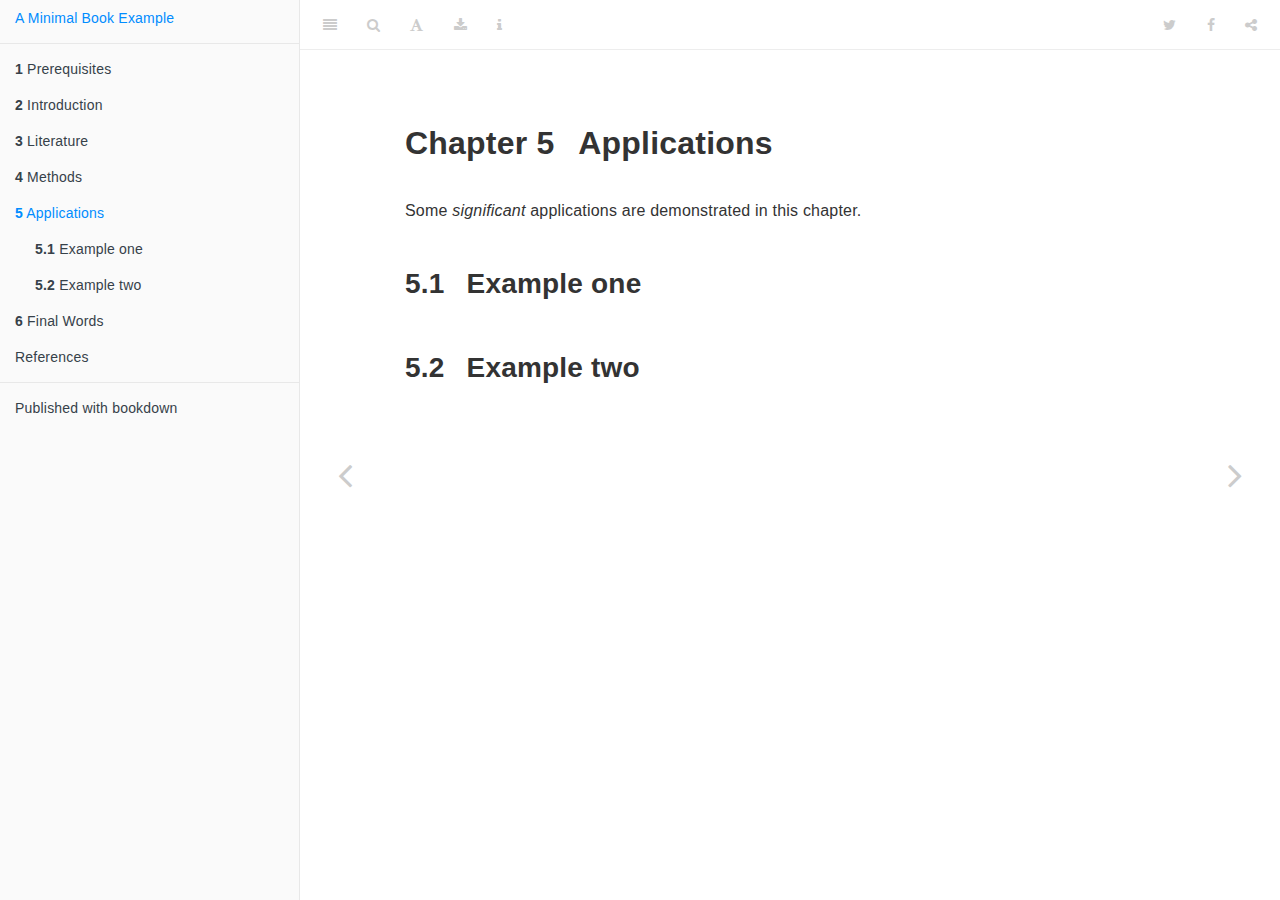
<file: komputer-grafik/Komputer Grafik/_book/applications.html>
<!DOCTYPE html>
<html lang="" xml:lang="">
<head>

  <meta charset="utf-8" />
  <meta http-equiv="X-UA-Compatible" content="IE=edge" />
  <title>Chapter 5 Applications | A Minimal Book Example</title>
  <meta name="description" content="This is a minimal example of using the bookdown package to write a book. The output format for this example is bookdown::gitbook." />
  <meta name="generator" content="bookdown 0.18 and GitBook 2.6.7" />

  <meta property="og:title" content="Chapter 5 Applications | A Minimal Book Example" />
  <meta property="og:type" content="book" />
  
  
  <meta property="og:description" content="This is a minimal example of using the bookdown package to write a book. The output format for this example is bookdown::gitbook." />
  

  <meta name="twitter:card" content="summary" />
  <meta name="twitter:title" content="Chapter 5 Applications | A Minimal Book Example" />
  
  <meta name="twitter:description" content="This is a minimal example of using the bookdown package to write a book. The output format for this example is bookdown::gitbook." />
  

<meta name="author" content="Yihui Xie" />


<meta name="date" content="2020-09-22" />

  <meta name="viewport" content="width=device-width, initial-scale=1" />
  <meta name="apple-mobile-web-app-capable" content="yes" />
  <meta name="apple-mobile-web-app-status-bar-style" content="black" />
  
  
<link rel="prev" href="methods.html"/>
<link rel="next" href="final-words.html"/>
<script src="libs/header-attrs-2.1/header-attrs.js"></script>
<script src="libs/jquery-2.2.3/jquery.min.js"></script>
<link href="libs/gitbook-2.6.7/css/style.css" rel="stylesheet" />
<link href="libs/gitbook-2.6.7/css/plugin-table.css" rel="stylesheet" />
<link href="libs/gitbook-2.6.7/css/plugin-bookdown.css" rel="stylesheet" />
<link href="libs/gitbook-2.6.7/css/plugin-highlight.css" rel="stylesheet" />
<link href="libs/gitbook-2.6.7/css/plugin-search.css" rel="stylesheet" />
<link href="libs/gitbook-2.6.7/css/plugin-fontsettings.css" rel="stylesheet" />
<link href="libs/gitbook-2.6.7/css/plugin-clipboard.css" rel="stylesheet" />











<style type="text/css">
pre > code.sourceCode { white-space: pre; position: relative; }
pre > code.sourceCode > span { display: inline-block; line-height: 1.25; }
pre > code.sourceCode > span:empty { height: 1.2em; }
code.sourceCode > span { color: inherit; text-decoration: inherit; }
pre.sourceCode { margin: 0; }
@media screen {
div.sourceCode { overflow: auto; }
}
@media print {
pre > code.sourceCode { white-space: pre-wrap; }
pre > code.sourceCode > span { text-indent: -5em; padding-left: 5em; }
}
pre.numberSource code
  { counter-reset: source-line 0; }
pre.numberSource code > span
  { position: relative; left: -4em; counter-increment: source-line; }
pre.numberSource code > span > a:first-child::before
  { content: counter(source-line);
    position: relative; left: -1em; text-align: right; vertical-align: baseline;
    border: none; display: inline-block;
    -webkit-touch-callout: none; -webkit-user-select: none;
    -khtml-user-select: none; -moz-user-select: none;
    -ms-user-select: none; user-select: none;
    padding: 0 4px; width: 4em;
    color: #aaaaaa;
  }
pre.numberSource { margin-left: 3em; border-left: 1px solid #aaaaaa;  padding-left: 4px; }
div.sourceCode
  {   }
@media screen {
pre > code.sourceCode > span > a:first-child::before { text-decoration: underline; }
}
code span.al { color: #ff0000; font-weight: bold; } /* Alert */
code span.an { color: #60a0b0; font-weight: bold; font-style: italic; } /* Annotation */
code span.at { color: #7d9029; } /* Attribute */
code span.bn { color: #40a070; } /* BaseN */
code span.bu { } /* BuiltIn */
code span.cf { color: #007020; font-weight: bold; } /* ControlFlow */
code span.ch { color: #4070a0; } /* Char */
code span.cn { color: #880000; } /* Constant */
code span.co { color: #60a0b0; font-style: italic; } /* Comment */
code span.cv { color: #60a0b0; font-weight: bold; font-style: italic; } /* CommentVar */
code span.do { color: #ba2121; font-style: italic; } /* Documentation */
code span.dt { color: #902000; } /* DataType */
code span.dv { color: #40a070; } /* DecVal */
code span.er { color: #ff0000; font-weight: bold; } /* Error */
code span.ex { } /* Extension */
code span.fl { color: #40a070; } /* Float */
code span.fu { color: #06287e; } /* Function */
code span.im { } /* Import */
code span.in { color: #60a0b0; font-weight: bold; font-style: italic; } /* Information */
code span.kw { color: #007020; font-weight: bold; } /* Keyword */
code span.op { color: #666666; } /* Operator */
code span.ot { color: #007020; } /* Other */
code span.pp { color: #bc7a00; } /* Preprocessor */
code span.sc { color: #4070a0; } /* SpecialChar */
code span.ss { color: #bb6688; } /* SpecialString */
code span.st { color: #4070a0; } /* String */
code span.va { color: #19177c; } /* Variable */
code span.vs { color: #4070a0; } /* VerbatimString */
code span.wa { color: #60a0b0; font-weight: bold; font-style: italic; } /* Warning */
</style>

<link rel="stylesheet" href="style.css" type="text/css" />
</head>

<body>



  <div class="book without-animation with-summary font-size-2 font-family-1" data-basepath=".">

    <div class="book-summary">
      <nav role="navigation">

<ul class="summary">
<li><a href="./">A Minimal Book Example</a></li>

<li class="divider"></li>
<li class="chapter" data-level="1" data-path="index.html"><a href="index.html"><i class="fa fa-check"></i><b>1</b> Prerequisites</a></li>
<li class="chapter" data-level="2" data-path="intro.html"><a href="intro.html"><i class="fa fa-check"></i><b>2</b> Introduction</a></li>
<li class="chapter" data-level="3" data-path="literature.html"><a href="literature.html"><i class="fa fa-check"></i><b>3</b> Literature</a></li>
<li class="chapter" data-level="4" data-path="methods.html"><a href="methods.html"><i class="fa fa-check"></i><b>4</b> Methods</a></li>
<li class="chapter" data-level="5" data-path="applications.html"><a href="applications.html"><i class="fa fa-check"></i><b>5</b> Applications</a>
<ul>
<li class="chapter" data-level="5.1" data-path="applications.html"><a href="applications.html#example-one"><i class="fa fa-check"></i><b>5.1</b> Example one</a></li>
<li class="chapter" data-level="5.2" data-path="applications.html"><a href="applications.html#example-two"><i class="fa fa-check"></i><b>5.2</b> Example two</a></li>
</ul></li>
<li class="chapter" data-level="6" data-path="final-words.html"><a href="final-words.html"><i class="fa fa-check"></i><b>6</b> Final Words</a></li>
<li class="chapter" data-level="" data-path="references.html"><a href="references.html"><i class="fa fa-check"></i>References</a></li>
<li class="divider"></li>
<li><a href="https://github.com/rstudio/bookdown" target="blank">Published with bookdown</a></li>

</ul>

      </nav>
    </div>

    <div class="book-body">
      <div class="body-inner">
        <div class="book-header" role="navigation">
          <h1>
            <i class="fa fa-circle-o-notch fa-spin"></i><a href="./">A Minimal Book Example</a>
          </h1>
        </div>

        <div class="page-wrapper" tabindex="-1" role="main">
          <div class="page-inner">

            <section class="normal" id="section-">
<div id="applications" class="section level1" number="5">
<h1><span class="header-section-number">Chapter 5</span> Applications</h1>
<p>Some <em>significant</em> applications are demonstrated in this chapter.</p>
<div id="example-one" class="section level2" number="5.1">
<h2><span class="header-section-number">5.1</span> Example one</h2>
</div>
<div id="example-two" class="section level2" number="5.2">
<h2><span class="header-section-number">5.2</span> Example two</h2>

</div>
</div>
            </section>

          </div>
        </div>
      </div>
<a href="methods.html" class="navigation navigation-prev " aria-label="Previous page"><i class="fa fa-angle-left"></i></a>
<a href="final-words.html" class="navigation navigation-next " aria-label="Next page"><i class="fa fa-angle-right"></i></a>
    </div>
  </div>
<script src="libs/gitbook-2.6.7/js/app.min.js"></script>
<script src="libs/gitbook-2.6.7/js/lunr.js"></script>
<script src="libs/gitbook-2.6.7/js/clipboard.min.js"></script>
<script src="libs/gitbook-2.6.7/js/plugin-search.js"></script>
<script src="libs/gitbook-2.6.7/js/plugin-sharing.js"></script>
<script src="libs/gitbook-2.6.7/js/plugin-fontsettings.js"></script>
<script src="libs/gitbook-2.6.7/js/plugin-bookdown.js"></script>
<script src="libs/gitbook-2.6.7/js/jquery.highlight.js"></script>
<script src="libs/gitbook-2.6.7/js/plugin-clipboard.js"></script>
<script>
gitbook.require(["gitbook"], function(gitbook) {
gitbook.start({
"sharing": {
"github": false,
"facebook": true,
"twitter": true,
"linkedin": false,
"weibo": false,
"instapaper": false,
"vk": false,
"all": ["facebook", "twitter", "linkedin", "weibo", "instapaper"]
},
"fontsettings": {
"theme": "white",
"family": "sans",
"size": 2
},
"edit": {
"link": null,
"text": null
},
"history": {
"link": null,
"text": null
},
"view": {
"link": null,
"text": null
},
"download": ["Komputer Grafik.pdf", "Komputer Grafik.epub"],
"toc": {
"collapse": "subsection"
}
});
});
</script>

<!-- dynamically load mathjax for compatibility with self-contained -->
<script>
  (function () {
    var script = document.createElement("script");
    script.type = "text/javascript";
    var src = "true";
    if (src === "" || src === "true") src = "https://mathjax.rstudio.com/latest/MathJax.js?config=TeX-MML-AM_CHTML";
    if (location.protocol !== "file:")
      if (/^https?:/.test(src))
        src = src.replace(/^https?:/, '');
    script.src = src;
    document.getElementsByTagName("head")[0].appendChild(script);
  })();
</script>
</body>

</html>
</file>
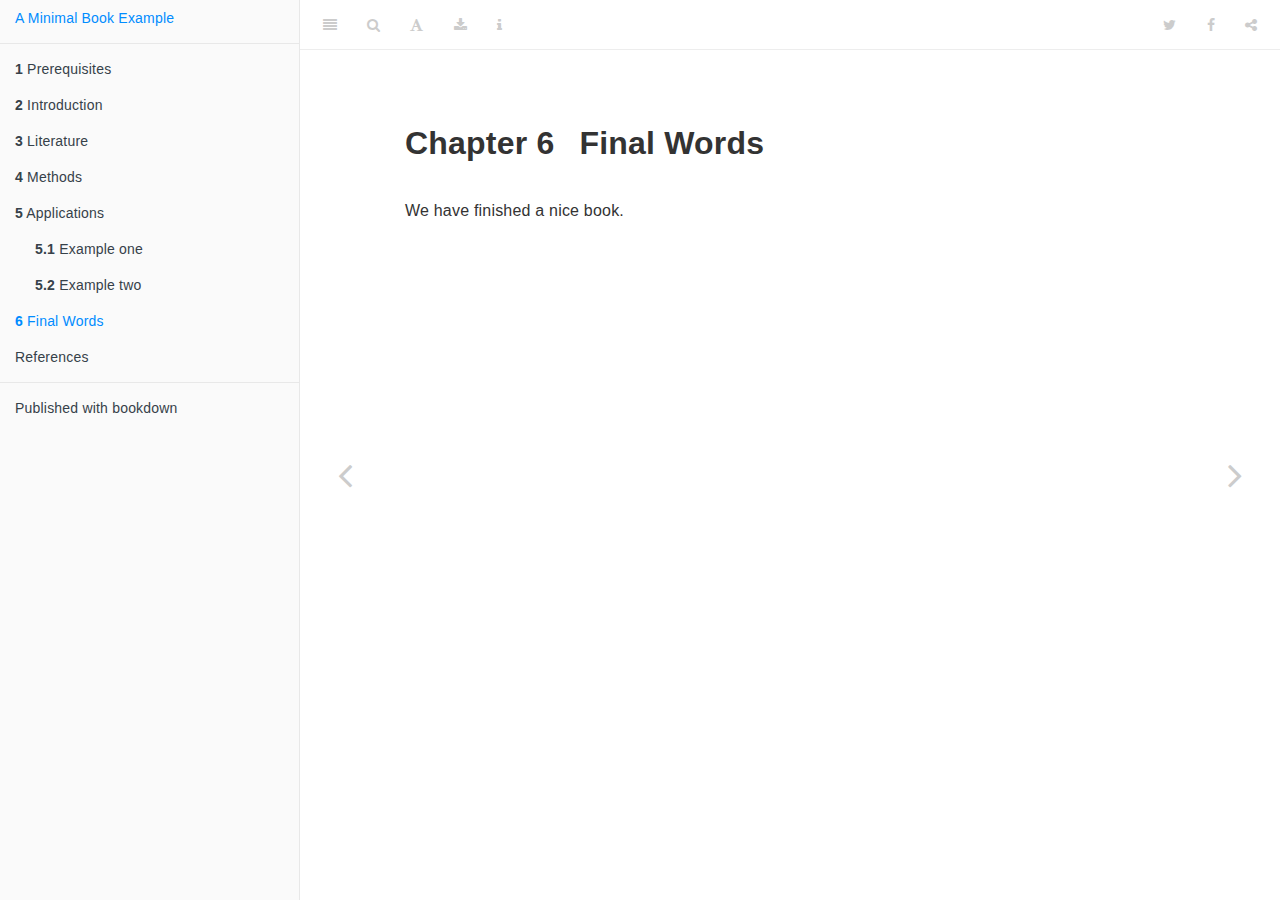
<file: komputer-grafik/Komputer Grafik/_book/final-words.html>
<!DOCTYPE html>
<html lang="" xml:lang="">
<head>

  <meta charset="utf-8" />
  <meta http-equiv="X-UA-Compatible" content="IE=edge" />
  <title>Chapter 6 Final Words | A Minimal Book Example</title>
  <meta name="description" content="This is a minimal example of using the bookdown package to write a book. The output format for this example is bookdown::gitbook." />
  <meta name="generator" content="bookdown 0.18 and GitBook 2.6.7" />

  <meta property="og:title" content="Chapter 6 Final Words | A Minimal Book Example" />
  <meta property="og:type" content="book" />
  
  
  <meta property="og:description" content="This is a minimal example of using the bookdown package to write a book. The output format for this example is bookdown::gitbook." />
  

  <meta name="twitter:card" content="summary" />
  <meta name="twitter:title" content="Chapter 6 Final Words | A Minimal Book Example" />
  
  <meta name="twitter:description" content="This is a minimal example of using the bookdown package to write a book. The output format for this example is bookdown::gitbook." />
  

<meta name="author" content="Yihui Xie" />


<meta name="date" content="2020-09-22" />

  <meta name="viewport" content="width=device-width, initial-scale=1" />
  <meta name="apple-mobile-web-app-capable" content="yes" />
  <meta name="apple-mobile-web-app-status-bar-style" content="black" />
  
  
<link rel="prev" href="applications.html"/>
<link rel="next" href="references.html"/>
<script src="libs/header-attrs-2.1/header-attrs.js"></script>
<script src="libs/jquery-2.2.3/jquery.min.js"></script>
<link href="libs/gitbook-2.6.7/css/style.css" rel="stylesheet" />
<link href="libs/gitbook-2.6.7/css/plugin-table.css" rel="stylesheet" />
<link href="libs/gitbook-2.6.7/css/plugin-bookdown.css" rel="stylesheet" />
<link href="libs/gitbook-2.6.7/css/plugin-highlight.css" rel="stylesheet" />
<link href="libs/gitbook-2.6.7/css/plugin-search.css" rel="stylesheet" />
<link href="libs/gitbook-2.6.7/css/plugin-fontsettings.css" rel="stylesheet" />
<link href="libs/gitbook-2.6.7/css/plugin-clipboard.css" rel="stylesheet" />











<style type="text/css">
pre > code.sourceCode { white-space: pre; position: relative; }
pre > code.sourceCode > span { display: inline-block; line-height: 1.25; }
pre > code.sourceCode > span:empty { height: 1.2em; }
code.sourceCode > span { color: inherit; text-decoration: inherit; }
pre.sourceCode { margin: 0; }
@media screen {
div.sourceCode { overflow: auto; }
}
@media print {
pre > code.sourceCode { white-space: pre-wrap; }
pre > code.sourceCode > span { text-indent: -5em; padding-left: 5em; }
}
pre.numberSource code
  { counter-reset: source-line 0; }
pre.numberSource code > span
  { position: relative; left: -4em; counter-increment: source-line; }
pre.numberSource code > span > a:first-child::before
  { content: counter(source-line);
    position: relative; left: -1em; text-align: right; vertical-align: baseline;
    border: none; display: inline-block;
    -webkit-touch-callout: none; -webkit-user-select: none;
    -khtml-user-select: none; -moz-user-select: none;
    -ms-user-select: none; user-select: none;
    padding: 0 4px; width: 4em;
    color: #aaaaaa;
  }
pre.numberSource { margin-left: 3em; border-left: 1px solid #aaaaaa;  padding-left: 4px; }
div.sourceCode
  {   }
@media screen {
pre > code.sourceCode > span > a:first-child::before { text-decoration: underline; }
}
code span.al { color: #ff0000; font-weight: bold; } /* Alert */
code span.an { color: #60a0b0; font-weight: bold; font-style: italic; } /* Annotation */
code span.at { color: #7d9029; } /* Attribute */
code span.bn { color: #40a070; } /* BaseN */
code span.bu { } /* BuiltIn */
code span.cf { color: #007020; font-weight: bold; } /* ControlFlow */
code span.ch { color: #4070a0; } /* Char */
code span.cn { color: #880000; } /* Constant */
code span.co { color: #60a0b0; font-style: italic; } /* Comment */
code span.cv { color: #60a0b0; font-weight: bold; font-style: italic; } /* CommentVar */
code span.do { color: #ba2121; font-style: italic; } /* Documentation */
code span.dt { color: #902000; } /* DataType */
code span.dv { color: #40a070; } /* DecVal */
code span.er { color: #ff0000; font-weight: bold; } /* Error */
code span.ex { } /* Extension */
code span.fl { color: #40a070; } /* Float */
code span.fu { color: #06287e; } /* Function */
code span.im { } /* Import */
code span.in { color: #60a0b0; font-weight: bold; font-style: italic; } /* Information */
code span.kw { color: #007020; font-weight: bold; } /* Keyword */
code span.op { color: #666666; } /* Operator */
code span.ot { color: #007020; } /* Other */
code span.pp { color: #bc7a00; } /* Preprocessor */
code span.sc { color: #4070a0; } /* SpecialChar */
code span.ss { color: #bb6688; } /* SpecialString */
code span.st { color: #4070a0; } /* String */
code span.va { color: #19177c; } /* Variable */
code span.vs { color: #4070a0; } /* VerbatimString */
code span.wa { color: #60a0b0; font-weight: bold; font-style: italic; } /* Warning */
</style>

<link rel="stylesheet" href="style.css" type="text/css" />
</head>

<body>



  <div class="book without-animation with-summary font-size-2 font-family-1" data-basepath=".">

    <div class="book-summary">
      <nav role="navigation">

<ul class="summary">
<li><a href="./">A Minimal Book Example</a></li>

<li class="divider"></li>
<li class="chapter" data-level="1" data-path="index.html"><a href="index.html"><i class="fa fa-check"></i><b>1</b> Prerequisites</a></li>
<li class="chapter" data-level="2" data-path="intro.html"><a href="intro.html"><i class="fa fa-check"></i><b>2</b> Introduction</a></li>
<li class="chapter" data-level="3" data-path="literature.html"><a href="literature.html"><i class="fa fa-check"></i><b>3</b> Literature</a></li>
<li class="chapter" data-level="4" data-path="methods.html"><a href="methods.html"><i class="fa fa-check"></i><b>4</b> Methods</a></li>
<li class="chapter" data-level="5" data-path="applications.html"><a href="applications.html"><i class="fa fa-check"></i><b>5</b> Applications</a>
<ul>
<li class="chapter" data-level="5.1" data-path="applications.html"><a href="applications.html#example-one"><i class="fa fa-check"></i><b>5.1</b> Example one</a></li>
<li class="chapter" data-level="5.2" data-path="applications.html"><a href="applications.html#example-two"><i class="fa fa-check"></i><b>5.2</b> Example two</a></li>
</ul></li>
<li class="chapter" data-level="6" data-path="final-words.html"><a href="final-words.html"><i class="fa fa-check"></i><b>6</b> Final Words</a></li>
<li class="chapter" data-level="" data-path="references.html"><a href="references.html"><i class="fa fa-check"></i>References</a></li>
<li class="divider"></li>
<li><a href="https://github.com/rstudio/bookdown" target="blank">Published with bookdown</a></li>

</ul>

      </nav>
    </div>

    <div class="book-body">
      <div class="body-inner">
        <div class="book-header" role="navigation">
          <h1>
            <i class="fa fa-circle-o-notch fa-spin"></i><a href="./">A Minimal Book Example</a>
          </h1>
        </div>

        <div class="page-wrapper" tabindex="-1" role="main">
          <div class="page-inner">

            <section class="normal" id="section-">
<div id="final-words" class="section level1" number="6">
<h1><span class="header-section-number">Chapter 6</span> Final Words</h1>
<p>We have finished a nice book.</p>

</div>
            </section>

          </div>
        </div>
      </div>
<a href="applications.html" class="navigation navigation-prev " aria-label="Previous page"><i class="fa fa-angle-left"></i></a>
<a href="references.html" class="navigation navigation-next " aria-label="Next page"><i class="fa fa-angle-right"></i></a>
    </div>
  </div>
<script src="libs/gitbook-2.6.7/js/app.min.js"></script>
<script src="libs/gitbook-2.6.7/js/lunr.js"></script>
<script src="libs/gitbook-2.6.7/js/clipboard.min.js"></script>
<script src="libs/gitbook-2.6.7/js/plugin-search.js"></script>
<script src="libs/gitbook-2.6.7/js/plugin-sharing.js"></script>
<script src="libs/gitbook-2.6.7/js/plugin-fontsettings.js"></script>
<script src="libs/gitbook-2.6.7/js/plugin-bookdown.js"></script>
<script src="libs/gitbook-2.6.7/js/jquery.highlight.js"></script>
<script src="libs/gitbook-2.6.7/js/plugin-clipboard.js"></script>
<script>
gitbook.require(["gitbook"], function(gitbook) {
gitbook.start({
"sharing": {
"github": false,
"facebook": true,
"twitter": true,
"linkedin": false,
"weibo": false,
"instapaper": false,
"vk": false,
"all": ["facebook", "twitter", "linkedin", "weibo", "instapaper"]
},
"fontsettings": {
"theme": "white",
"family": "sans",
"size": 2
},
"edit": {
"link": null,
"text": null
},
"history": {
"link": null,
"text": null
},
"view": {
"link": null,
"text": null
},
"download": ["Komputer Grafik.pdf", "Komputer Grafik.epub"],
"toc": {
"collapse": "subsection"
}
});
});
</script>

<!-- dynamically load mathjax for compatibility with self-contained -->
<script>
  (function () {
    var script = document.createElement("script");
    script.type = "text/javascript";
    var src = "true";
    if (src === "" || src === "true") src = "https://mathjax.rstudio.com/latest/MathJax.js?config=TeX-MML-AM_CHTML";
    if (location.protocol !== "file:")
      if (/^https?:/.test(src))
        src = src.replace(/^https?:/, '');
    script.src = src;
    document.getElementsByTagName("head")[0].appendChild(script);
  })();
</script>
</body>

</html>
</file>
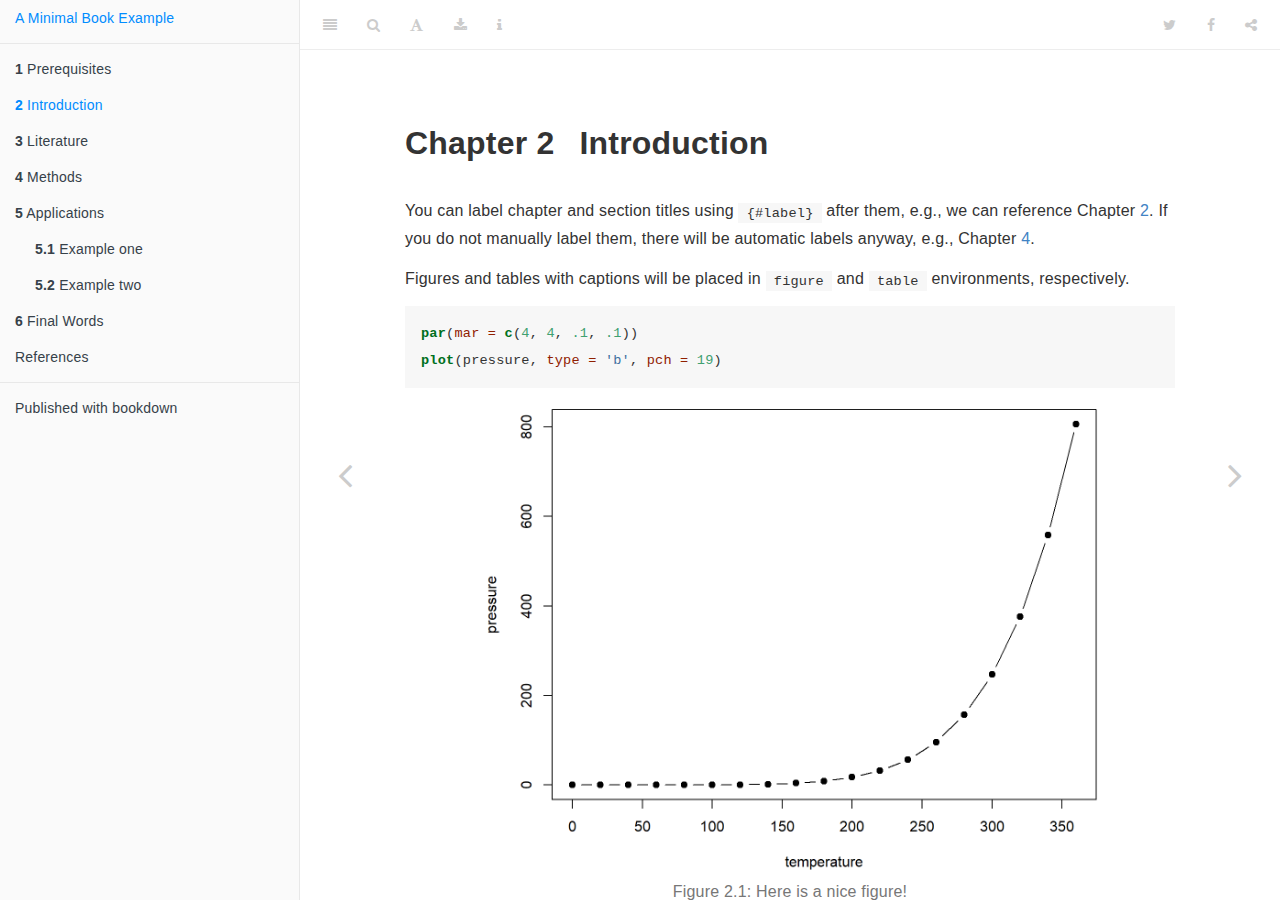
<file: komputer-grafik/Komputer Grafik/_book/intro.html>
<!DOCTYPE html>
<html lang="" xml:lang="">
<head>

  <meta charset="utf-8" />
  <meta http-equiv="X-UA-Compatible" content="IE=edge" />
  <title>Chapter 2 Introduction | A Minimal Book Example</title>
  <meta name="description" content="This is a minimal example of using the bookdown package to write a book. The output format for this example is bookdown::gitbook." />
  <meta name="generator" content="bookdown 0.18 and GitBook 2.6.7" />

  <meta property="og:title" content="Chapter 2 Introduction | A Minimal Book Example" />
  <meta property="og:type" content="book" />
  
  
  <meta property="og:description" content="This is a minimal example of using the bookdown package to write a book. The output format for this example is bookdown::gitbook." />
  

  <meta name="twitter:card" content="summary" />
  <meta name="twitter:title" content="Chapter 2 Introduction | A Minimal Book Example" />
  
  <meta name="twitter:description" content="This is a minimal example of using the bookdown package to write a book. The output format for this example is bookdown::gitbook." />
  

<meta name="author" content="Yihui Xie" />


<meta name="date" content="2020-09-22" />

  <meta name="viewport" content="width=device-width, initial-scale=1" />
  <meta name="apple-mobile-web-app-capable" content="yes" />
  <meta name="apple-mobile-web-app-status-bar-style" content="black" />
  
  
<link rel="prev" href="index.html"/>
<link rel="next" href="literature.html"/>
<script src="libs/header-attrs-2.1/header-attrs.js"></script>
<script src="libs/jquery-2.2.3/jquery.min.js"></script>
<link href="libs/gitbook-2.6.7/css/style.css" rel="stylesheet" />
<link href="libs/gitbook-2.6.7/css/plugin-table.css" rel="stylesheet" />
<link href="libs/gitbook-2.6.7/css/plugin-bookdown.css" rel="stylesheet" />
<link href="libs/gitbook-2.6.7/css/plugin-highlight.css" rel="stylesheet" />
<link href="libs/gitbook-2.6.7/css/plugin-search.css" rel="stylesheet" />
<link href="libs/gitbook-2.6.7/css/plugin-fontsettings.css" rel="stylesheet" />
<link href="libs/gitbook-2.6.7/css/plugin-clipboard.css" rel="stylesheet" />











<style type="text/css">
pre > code.sourceCode { white-space: pre; position: relative; }
pre > code.sourceCode > span { display: inline-block; line-height: 1.25; }
pre > code.sourceCode > span:empty { height: 1.2em; }
code.sourceCode > span { color: inherit; text-decoration: inherit; }
pre.sourceCode { margin: 0; }
@media screen {
div.sourceCode { overflow: auto; }
}
@media print {
pre > code.sourceCode { white-space: pre-wrap; }
pre > code.sourceCode > span { text-indent: -5em; padding-left: 5em; }
}
pre.numberSource code
  { counter-reset: source-line 0; }
pre.numberSource code > span
  { position: relative; left: -4em; counter-increment: source-line; }
pre.numberSource code > span > a:first-child::before
  { content: counter(source-line);
    position: relative; left: -1em; text-align: right; vertical-align: baseline;
    border: none; display: inline-block;
    -webkit-touch-callout: none; -webkit-user-select: none;
    -khtml-user-select: none; -moz-user-select: none;
    -ms-user-select: none; user-select: none;
    padding: 0 4px; width: 4em;
    color: #aaaaaa;
  }
pre.numberSource { margin-left: 3em; border-left: 1px solid #aaaaaa;  padding-left: 4px; }
div.sourceCode
  {   }
@media screen {
pre > code.sourceCode > span > a:first-child::before { text-decoration: underline; }
}
code span.al { color: #ff0000; font-weight: bold; } /* Alert */
code span.an { color: #60a0b0; font-weight: bold; font-style: italic; } /* Annotation */
code span.at { color: #7d9029; } /* Attribute */
code span.bn { color: #40a070; } /* BaseN */
code span.bu { } /* BuiltIn */
code span.cf { color: #007020; font-weight: bold; } /* ControlFlow */
code span.ch { color: #4070a0; } /* Char */
code span.cn { color: #880000; } /* Constant */
code span.co { color: #60a0b0; font-style: italic; } /* Comment */
code span.cv { color: #60a0b0; font-weight: bold; font-style: italic; } /* CommentVar */
code span.do { color: #ba2121; font-style: italic; } /* Documentation */
code span.dt { color: #902000; } /* DataType */
code span.dv { color: #40a070; } /* DecVal */
code span.er { color: #ff0000; font-weight: bold; } /* Error */
code span.ex { } /* Extension */
code span.fl { color: #40a070; } /* Float */
code span.fu { color: #06287e; } /* Function */
code span.im { } /* Import */
code span.in { color: #60a0b0; font-weight: bold; font-style: italic; } /* Information */
code span.kw { color: #007020; font-weight: bold; } /* Keyword */
code span.op { color: #666666; } /* Operator */
code span.ot { color: #007020; } /* Other */
code span.pp { color: #bc7a00; } /* Preprocessor */
code span.sc { color: #4070a0; } /* SpecialChar */
code span.ss { color: #bb6688; } /* SpecialString */
code span.st { color: #4070a0; } /* String */
code span.va { color: #19177c; } /* Variable */
code span.vs { color: #4070a0; } /* VerbatimString */
code span.wa { color: #60a0b0; font-weight: bold; font-style: italic; } /* Warning */
</style>

<link rel="stylesheet" href="style.css" type="text/css" />
</head>

<body>



  <div class="book without-animation with-summary font-size-2 font-family-1" data-basepath=".">

    <div class="book-summary">
      <nav role="navigation">

<ul class="summary">
<li><a href="./">A Minimal Book Example</a></li>

<li class="divider"></li>
<li class="chapter" data-level="1" data-path="index.html"><a href="index.html"><i class="fa fa-check"></i><b>1</b> Prerequisites</a></li>
<li class="chapter" data-level="2" data-path="intro.html"><a href="intro.html"><i class="fa fa-check"></i><b>2</b> Introduction</a></li>
<li class="chapter" data-level="3" data-path="literature.html"><a href="literature.html"><i class="fa fa-check"></i><b>3</b> Literature</a></li>
<li class="chapter" data-level="4" data-path="methods.html"><a href="methods.html"><i class="fa fa-check"></i><b>4</b> Methods</a></li>
<li class="chapter" data-level="5" data-path="applications.html"><a href="applications.html"><i class="fa fa-check"></i><b>5</b> Applications</a>
<ul>
<li class="chapter" data-level="5.1" data-path="applications.html"><a href="applications.html#example-one"><i class="fa fa-check"></i><b>5.1</b> Example one</a></li>
<li class="chapter" data-level="5.2" data-path="applications.html"><a href="applications.html#example-two"><i class="fa fa-check"></i><b>5.2</b> Example two</a></li>
</ul></li>
<li class="chapter" data-level="6" data-path="final-words.html"><a href="final-words.html"><i class="fa fa-check"></i><b>6</b> Final Words</a></li>
<li class="chapter" data-level="" data-path="references.html"><a href="references.html"><i class="fa fa-check"></i>References</a></li>
<li class="divider"></li>
<li><a href="https://github.com/rstudio/bookdown" target="blank">Published with bookdown</a></li>

</ul>

      </nav>
    </div>

    <div class="book-body">
      <div class="body-inner">
        <div class="book-header" role="navigation">
          <h1>
            <i class="fa fa-circle-o-notch fa-spin"></i><a href="./">A Minimal Book Example</a>
          </h1>
        </div>

        <div class="page-wrapper" tabindex="-1" role="main">
          <div class="page-inner">

            <section class="normal" id="section-">
<div id="intro" class="section level1" number="2">
<h1><span class="header-section-number">Chapter 2</span> Introduction</h1>
<p>You can label chapter and section titles using <code>{#label}</code> after them, e.g., we can reference Chapter <a href="intro.html#intro">2</a>. If you do not manually label them, there will be automatic labels anyway, e.g., Chapter <a href="methods.html#methods">4</a>.</p>
<p>Figures and tables with captions will be placed in <code>figure</code> and <code>table</code> environments, respectively.</p>
<div class="sourceCode" id="cb2"><pre class="sourceCode r"><code class="sourceCode r"><span id="cb2-1"><a href="intro.html#cb2-1" aria-hidden="true"></a><span class="kw">par</span>(<span class="dt">mar =</span> <span class="kw">c</span>(<span class="dv">4</span>, <span class="dv">4</span>, <span class="fl">.1</span>, <span class="fl">.1</span>))</span>
<span id="cb2-2"><a href="intro.html#cb2-2" aria-hidden="true"></a><span class="kw">plot</span>(pressure, <span class="dt">type =</span> <span class="st">&#39;b&#39;</span>, <span class="dt">pch =</span> <span class="dv">19</span>)</span></code></pre></div>
<div class="figure" style="text-align: center"><span id="fig:nice-fig"></span>
<img src="Komputer-Grafik_files/figure-html/nice-fig-1.png" alt="Here is a nice figure!" width="80%" />
<p class="caption">
Figure 2.1: Here is a nice figure!
</p>
</div>
<p>Reference a figure by its code chunk label with the <code>fig:</code> prefix, e.g., see Figure <a href="intro.html#fig:nice-fig">2.1</a>. Similarly, you can reference tables generated from <code>knitr::kable()</code>, e.g., see Table <a href="intro.html#tab:nice-tab">2.1</a>.</p>
<div class="sourceCode" id="cb3"><pre class="sourceCode r"><code class="sourceCode r"><span id="cb3-1"><a href="intro.html#cb3-1" aria-hidden="true"></a>knitr<span class="op">::</span><span class="kw">kable</span>(</span>
<span id="cb3-2"><a href="intro.html#cb3-2" aria-hidden="true"></a>  <span class="kw">head</span>(iris, <span class="dv">20</span>), <span class="dt">caption =</span> <span class="st">&#39;Here is a nice table!&#39;</span>,</span>
<span id="cb3-3"><a href="intro.html#cb3-3" aria-hidden="true"></a>  <span class="dt">booktabs =</span> <span class="ot">TRUE</span></span>
<span id="cb3-4"><a href="intro.html#cb3-4" aria-hidden="true"></a>)</span></code></pre></div>
<table>
<caption><span id="tab:nice-tab">Table 2.1: </span>Here is a nice table!</caption>
<thead>
<tr class="header">
<th align="right">Sepal.Length</th>
<th align="right">Sepal.Width</th>
<th align="right">Petal.Length</th>
<th align="right">Petal.Width</th>
<th align="left">Species</th>
</tr>
</thead>
<tbody>
<tr class="odd">
<td align="right">5.1</td>
<td align="right">3.5</td>
<td align="right">1.4</td>
<td align="right">0.2</td>
<td align="left">setosa</td>
</tr>
<tr class="even">
<td align="right">4.9</td>
<td align="right">3.0</td>
<td align="right">1.4</td>
<td align="right">0.2</td>
<td align="left">setosa</td>
</tr>
<tr class="odd">
<td align="right">4.7</td>
<td align="right">3.2</td>
<td align="right">1.3</td>
<td align="right">0.2</td>
<td align="left">setosa</td>
</tr>
<tr class="even">
<td align="right">4.6</td>
<td align="right">3.1</td>
<td align="right">1.5</td>
<td align="right">0.2</td>
<td align="left">setosa</td>
</tr>
<tr class="odd">
<td align="right">5.0</td>
<td align="right">3.6</td>
<td align="right">1.4</td>
<td align="right">0.2</td>
<td align="left">setosa</td>
</tr>
<tr class="even">
<td align="right">5.4</td>
<td align="right">3.9</td>
<td align="right">1.7</td>
<td align="right">0.4</td>
<td align="left">setosa</td>
</tr>
<tr class="odd">
<td align="right">4.6</td>
<td align="right">3.4</td>
<td align="right">1.4</td>
<td align="right">0.3</td>
<td align="left">setosa</td>
</tr>
<tr class="even">
<td align="right">5.0</td>
<td align="right">3.4</td>
<td align="right">1.5</td>
<td align="right">0.2</td>
<td align="left">setosa</td>
</tr>
<tr class="odd">
<td align="right">4.4</td>
<td align="right">2.9</td>
<td align="right">1.4</td>
<td align="right">0.2</td>
<td align="left">setosa</td>
</tr>
<tr class="even">
<td align="right">4.9</td>
<td align="right">3.1</td>
<td align="right">1.5</td>
<td align="right">0.1</td>
<td align="left">setosa</td>
</tr>
<tr class="odd">
<td align="right">5.4</td>
<td align="right">3.7</td>
<td align="right">1.5</td>
<td align="right">0.2</td>
<td align="left">setosa</td>
</tr>
<tr class="even">
<td align="right">4.8</td>
<td align="right">3.4</td>
<td align="right">1.6</td>
<td align="right">0.2</td>
<td align="left">setosa</td>
</tr>
<tr class="odd">
<td align="right">4.8</td>
<td align="right">3.0</td>
<td align="right">1.4</td>
<td align="right">0.1</td>
<td align="left">setosa</td>
</tr>
<tr class="even">
<td align="right">4.3</td>
<td align="right">3.0</td>
<td align="right">1.1</td>
<td align="right">0.1</td>
<td align="left">setosa</td>
</tr>
<tr class="odd">
<td align="right">5.8</td>
<td align="right">4.0</td>
<td align="right">1.2</td>
<td align="right">0.2</td>
<td align="left">setosa</td>
</tr>
<tr class="even">
<td align="right">5.7</td>
<td align="right">4.4</td>
<td align="right">1.5</td>
<td align="right">0.4</td>
<td align="left">setosa</td>
</tr>
<tr class="odd">
<td align="right">5.4</td>
<td align="right">3.9</td>
<td align="right">1.3</td>
<td align="right">0.4</td>
<td align="left">setosa</td>
</tr>
<tr class="even">
<td align="right">5.1</td>
<td align="right">3.5</td>
<td align="right">1.4</td>
<td align="right">0.3</td>
<td align="left">setosa</td>
</tr>
<tr class="odd">
<td align="right">5.7</td>
<td align="right">3.8</td>
<td align="right">1.7</td>
<td align="right">0.3</td>
<td align="left">setosa</td>
</tr>
<tr class="even">
<td align="right">5.1</td>
<td align="right">3.8</td>
<td align="right">1.5</td>
<td align="right">0.3</td>
<td align="left">setosa</td>
</tr>
</tbody>
</table>
<p>You can write citations, too. For example, we are using the <strong>bookdown</strong> package <span class="citation">(Xie <a href="#ref-R-bookdown" role="doc-biblioref">2020</a>)</span> in this sample book, which was built on top of R Markdown and <strong>knitr</strong> <span class="citation">(Xie <a href="#ref-xie2015" role="doc-biblioref">2015</a>)</span>.</p>

</div>
<h3>References</h3>
<div id="refs" class="references">
<div id="ref-xie2015">
<p>Xie, Yihui. 2015. <em>Dynamic Documents with R and Knitr</em>. 2nd ed. Boca Raton, Florida: Chapman; Hall/CRC. <a href="http://yihui.org/knitr/">http://yihui.org/knitr/</a>.</p>
</div>
<div id="ref-R-bookdown">
<p>Xie, Yihui. 2020. <em>Bookdown: Authoring Books and Technical Documents with R Markdown</em>. <a href="https://CRAN.R-project.org/package=bookdown">https://CRAN.R-project.org/package=bookdown</a>.</p>
</div>
</div>
            </section>

          </div>
        </div>
      </div>
<a href="index.html" class="navigation navigation-prev " aria-label="Previous page"><i class="fa fa-angle-left"></i></a>
<a href="literature.html" class="navigation navigation-next " aria-label="Next page"><i class="fa fa-angle-right"></i></a>
    </div>
  </div>
<script src="libs/gitbook-2.6.7/js/app.min.js"></script>
<script src="libs/gitbook-2.6.7/js/lunr.js"></script>
<script src="libs/gitbook-2.6.7/js/clipboard.min.js"></script>
<script src="libs/gitbook-2.6.7/js/plugin-search.js"></script>
<script src="libs/gitbook-2.6.7/js/plugin-sharing.js"></script>
<script src="libs/gitbook-2.6.7/js/plugin-fontsettings.js"></script>
<script src="libs/gitbook-2.6.7/js/plugin-bookdown.js"></script>
<script src="libs/gitbook-2.6.7/js/jquery.highlight.js"></script>
<script src="libs/gitbook-2.6.7/js/plugin-clipboard.js"></script>
<script>
gitbook.require(["gitbook"], function(gitbook) {
gitbook.start({
"sharing": {
"github": false,
"facebook": true,
"twitter": true,
"linkedin": false,
"weibo": false,
"instapaper": false,
"vk": false,
"all": ["facebook", "twitter", "linkedin", "weibo", "instapaper"]
},
"fontsettings": {
"theme": "white",
"family": "sans",
"size": 2
},
"edit": {
"link": null,
"text": null
},
"history": {
"link": null,
"text": null
},
"view": {
"link": null,
"text": null
},
"download": ["Komputer Grafik.pdf", "Komputer Grafik.epub"],
"toc": {
"collapse": "subsection"
}
});
});
</script>

<!-- dynamically load mathjax for compatibility with self-contained -->
<script>
  (function () {
    var script = document.createElement("script");
    script.type = "text/javascript";
    var src = "true";
    if (src === "" || src === "true") src = "https://mathjax.rstudio.com/latest/MathJax.js?config=TeX-MML-AM_CHTML";
    if (location.protocol !== "file:")
      if (/^https?:/.test(src))
        src = src.replace(/^https?:/, '');
    script.src = src;
    document.getElementsByTagName("head")[0].appendChild(script);
  })();
</script>
</body>

</html>
</file>
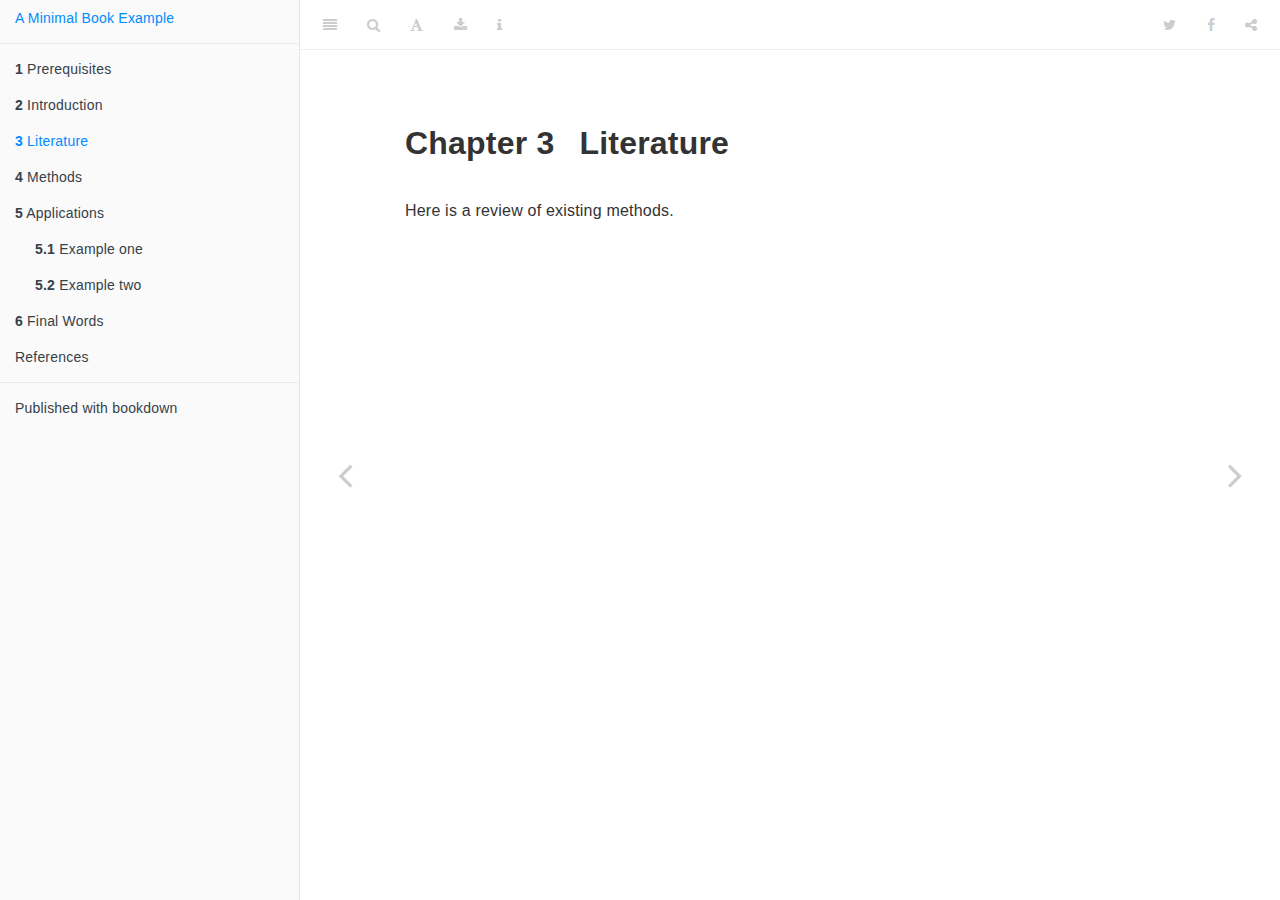
<file: komputer-grafik/Komputer Grafik/_book/literature.html>
<!DOCTYPE html>
<html lang="" xml:lang="">
<head>

  <meta charset="utf-8" />
  <meta http-equiv="X-UA-Compatible" content="IE=edge" />
  <title>Chapter 3 Literature | A Minimal Book Example</title>
  <meta name="description" content="This is a minimal example of using the bookdown package to write a book. The output format for this example is bookdown::gitbook." />
  <meta name="generator" content="bookdown 0.18 and GitBook 2.6.7" />

  <meta property="og:title" content="Chapter 3 Literature | A Minimal Book Example" />
  <meta property="og:type" content="book" />
  
  
  <meta property="og:description" content="This is a minimal example of using the bookdown package to write a book. The output format for this example is bookdown::gitbook." />
  

  <meta name="twitter:card" content="summary" />
  <meta name="twitter:title" content="Chapter 3 Literature | A Minimal Book Example" />
  
  <meta name="twitter:description" content="This is a minimal example of using the bookdown package to write a book. The output format for this example is bookdown::gitbook." />
  

<meta name="author" content="Yihui Xie" />


<meta name="date" content="2020-09-22" />

  <meta name="viewport" content="width=device-width, initial-scale=1" />
  <meta name="apple-mobile-web-app-capable" content="yes" />
  <meta name="apple-mobile-web-app-status-bar-style" content="black" />
  
  
<link rel="prev" href="intro.html"/>
<link rel="next" href="methods.html"/>
<script src="libs/header-attrs-2.1/header-attrs.js"></script>
<script src="libs/jquery-2.2.3/jquery.min.js"></script>
<link href="libs/gitbook-2.6.7/css/style.css" rel="stylesheet" />
<link href="libs/gitbook-2.6.7/css/plugin-table.css" rel="stylesheet" />
<link href="libs/gitbook-2.6.7/css/plugin-bookdown.css" rel="stylesheet" />
<link href="libs/gitbook-2.6.7/css/plugin-highlight.css" rel="stylesheet" />
<link href="libs/gitbook-2.6.7/css/plugin-search.css" rel="stylesheet" />
<link href="libs/gitbook-2.6.7/css/plugin-fontsettings.css" rel="stylesheet" />
<link href="libs/gitbook-2.6.7/css/plugin-clipboard.css" rel="stylesheet" />











<style type="text/css">
pre > code.sourceCode { white-space: pre; position: relative; }
pre > code.sourceCode > span { display: inline-block; line-height: 1.25; }
pre > code.sourceCode > span:empty { height: 1.2em; }
code.sourceCode > span { color: inherit; text-decoration: inherit; }
pre.sourceCode { margin: 0; }
@media screen {
div.sourceCode { overflow: auto; }
}
@media print {
pre > code.sourceCode { white-space: pre-wrap; }
pre > code.sourceCode > span { text-indent: -5em; padding-left: 5em; }
}
pre.numberSource code
  { counter-reset: source-line 0; }
pre.numberSource code > span
  { position: relative; left: -4em; counter-increment: source-line; }
pre.numberSource code > span > a:first-child::before
  { content: counter(source-line);
    position: relative; left: -1em; text-align: right; vertical-align: baseline;
    border: none; display: inline-block;
    -webkit-touch-callout: none; -webkit-user-select: none;
    -khtml-user-select: none; -moz-user-select: none;
    -ms-user-select: none; user-select: none;
    padding: 0 4px; width: 4em;
    color: #aaaaaa;
  }
pre.numberSource { margin-left: 3em; border-left: 1px solid #aaaaaa;  padding-left: 4px; }
div.sourceCode
  {   }
@media screen {
pre > code.sourceCode > span > a:first-child::before { text-decoration: underline; }
}
code span.al { color: #ff0000; font-weight: bold; } /* Alert */
code span.an { color: #60a0b0; font-weight: bold; font-style: italic; } /* Annotation */
code span.at { color: #7d9029; } /* Attribute */
code span.bn { color: #40a070; } /* BaseN */
code span.bu { } /* BuiltIn */
code span.cf { color: #007020; font-weight: bold; } /* ControlFlow */
code span.ch { color: #4070a0; } /* Char */
code span.cn { color: #880000; } /* Constant */
code span.co { color: #60a0b0; font-style: italic; } /* Comment */
code span.cv { color: #60a0b0; font-weight: bold; font-style: italic; } /* CommentVar */
code span.do { color: #ba2121; font-style: italic; } /* Documentation */
code span.dt { color: #902000; } /* DataType */
code span.dv { color: #40a070; } /* DecVal */
code span.er { color: #ff0000; font-weight: bold; } /* Error */
code span.ex { } /* Extension */
code span.fl { color: #40a070; } /* Float */
code span.fu { color: #06287e; } /* Function */
code span.im { } /* Import */
code span.in { color: #60a0b0; font-weight: bold; font-style: italic; } /* Information */
code span.kw { color: #007020; font-weight: bold; } /* Keyword */
code span.op { color: #666666; } /* Operator */
code span.ot { color: #007020; } /* Other */
code span.pp { color: #bc7a00; } /* Preprocessor */
code span.sc { color: #4070a0; } /* SpecialChar */
code span.ss { color: #bb6688; } /* SpecialString */
code span.st { color: #4070a0; } /* String */
code span.va { color: #19177c; } /* Variable */
code span.vs { color: #4070a0; } /* VerbatimString */
code span.wa { color: #60a0b0; font-weight: bold; font-style: italic; } /* Warning */
</style>

<link rel="stylesheet" href="style.css" type="text/css" />
</head>

<body>



  <div class="book without-animation with-summary font-size-2 font-family-1" data-basepath=".">

    <div class="book-summary">
      <nav role="navigation">

<ul class="summary">
<li><a href="./">A Minimal Book Example</a></li>

<li class="divider"></li>
<li class="chapter" data-level="1" data-path="index.html"><a href="index.html"><i class="fa fa-check"></i><b>1</b> Prerequisites</a></li>
<li class="chapter" data-level="2" data-path="intro.html"><a href="intro.html"><i class="fa fa-check"></i><b>2</b> Introduction</a></li>
<li class="chapter" data-level="3" data-path="literature.html"><a href="literature.html"><i class="fa fa-check"></i><b>3</b> Literature</a></li>
<li class="chapter" data-level="4" data-path="methods.html"><a href="methods.html"><i class="fa fa-check"></i><b>4</b> Methods</a></li>
<li class="chapter" data-level="5" data-path="applications.html"><a href="applications.html"><i class="fa fa-check"></i><b>5</b> Applications</a>
<ul>
<li class="chapter" data-level="5.1" data-path="applications.html"><a href="applications.html#example-one"><i class="fa fa-check"></i><b>5.1</b> Example one</a></li>
<li class="chapter" data-level="5.2" data-path="applications.html"><a href="applications.html#example-two"><i class="fa fa-check"></i><b>5.2</b> Example two</a></li>
</ul></li>
<li class="chapter" data-level="6" data-path="final-words.html"><a href="final-words.html"><i class="fa fa-check"></i><b>6</b> Final Words</a></li>
<li class="chapter" data-level="" data-path="references.html"><a href="references.html"><i class="fa fa-check"></i>References</a></li>
<li class="divider"></li>
<li><a href="https://github.com/rstudio/bookdown" target="blank">Published with bookdown</a></li>

</ul>

      </nav>
    </div>

    <div class="book-body">
      <div class="body-inner">
        <div class="book-header" role="navigation">
          <h1>
            <i class="fa fa-circle-o-notch fa-spin"></i><a href="./">A Minimal Book Example</a>
          </h1>
        </div>

        <div class="page-wrapper" tabindex="-1" role="main">
          <div class="page-inner">

            <section class="normal" id="section-">
<div id="literature" class="section level1" number="3">
<h1><span class="header-section-number">Chapter 3</span> Literature</h1>
<p>Here is a review of existing methods.</p>

</div>
            </section>

          </div>
        </div>
      </div>
<a href="intro.html" class="navigation navigation-prev " aria-label="Previous page"><i class="fa fa-angle-left"></i></a>
<a href="methods.html" class="navigation navigation-next " aria-label="Next page"><i class="fa fa-angle-right"></i></a>
    </div>
  </div>
<script src="libs/gitbook-2.6.7/js/app.min.js"></script>
<script src="libs/gitbook-2.6.7/js/lunr.js"></script>
<script src="libs/gitbook-2.6.7/js/clipboard.min.js"></script>
<script src="libs/gitbook-2.6.7/js/plugin-search.js"></script>
<script src="libs/gitbook-2.6.7/js/plugin-sharing.js"></script>
<script src="libs/gitbook-2.6.7/js/plugin-fontsettings.js"></script>
<script src="libs/gitbook-2.6.7/js/plugin-bookdown.js"></script>
<script src="libs/gitbook-2.6.7/js/jquery.highlight.js"></script>
<script src="libs/gitbook-2.6.7/js/plugin-clipboard.js"></script>
<script>
gitbook.require(["gitbook"], function(gitbook) {
gitbook.start({
"sharing": {
"github": false,
"facebook": true,
"twitter": true,
"linkedin": false,
"weibo": false,
"instapaper": false,
"vk": false,
"all": ["facebook", "twitter", "linkedin", "weibo", "instapaper"]
},
"fontsettings": {
"theme": "white",
"family": "sans",
"size": 2
},
"edit": {
"link": null,
"text": null
},
"history": {
"link": null,
"text": null
},
"view": {
"link": null,
"text": null
},
"download": ["Komputer Grafik.pdf", "Komputer Grafik.epub"],
"toc": {
"collapse": "subsection"
}
});
});
</script>

<!-- dynamically load mathjax for compatibility with self-contained -->
<script>
  (function () {
    var script = document.createElement("script");
    script.type = "text/javascript";
    var src = "true";
    if (src === "" || src === "true") src = "https://mathjax.rstudio.com/latest/MathJax.js?config=TeX-MML-AM_CHTML";
    if (location.protocol !== "file:")
      if (/^https?:/.test(src))
        src = src.replace(/^https?:/, '');
    script.src = src;
    document.getElementsByTagName("head")[0].appendChild(script);
  })();
</script>
</body>

</html>
</file>
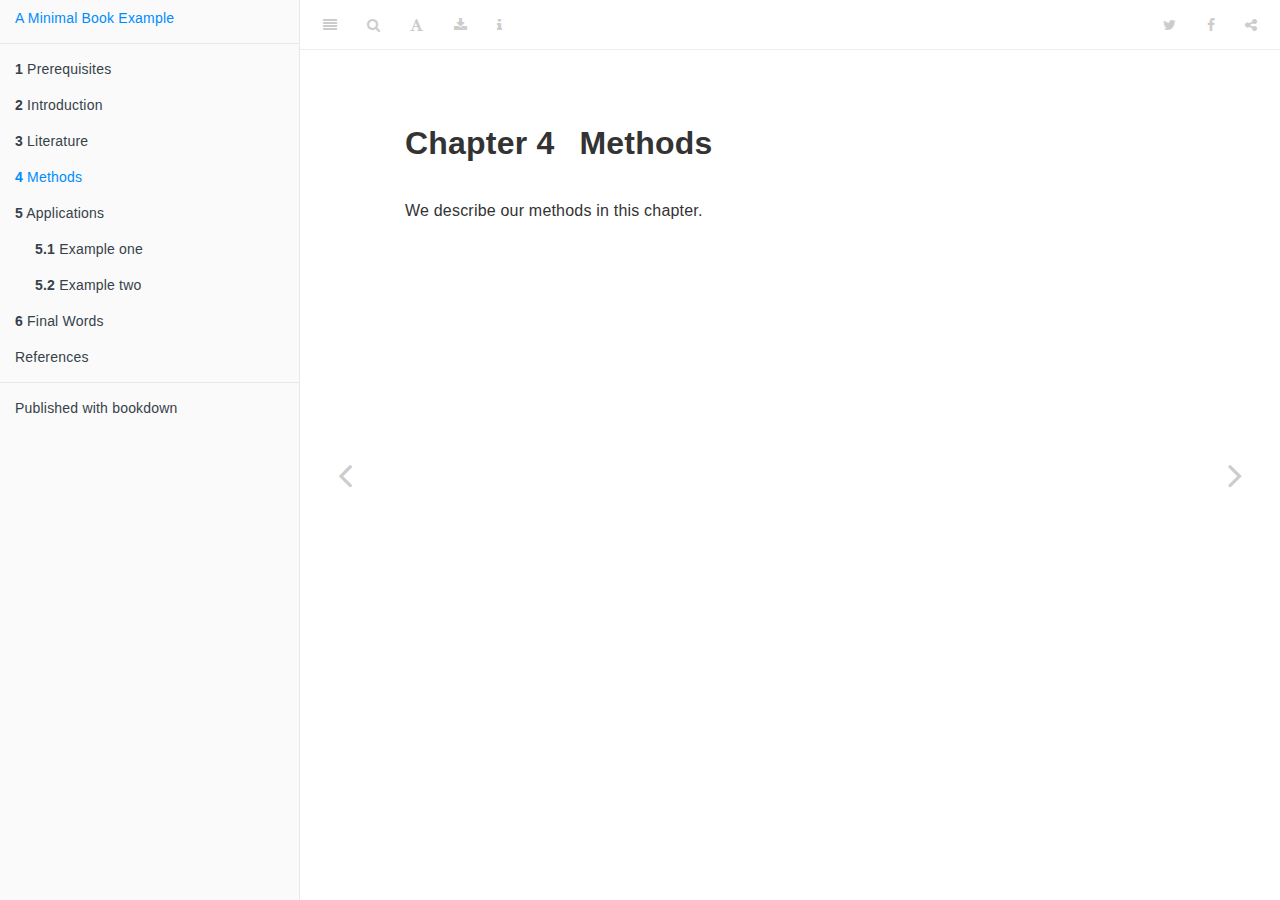
<file: komputer-grafik/Komputer Grafik/_book/methods.html>
<!DOCTYPE html>
<html lang="" xml:lang="">
<head>

  <meta charset="utf-8" />
  <meta http-equiv="X-UA-Compatible" content="IE=edge" />
  <title>Chapter 4 Methods | A Minimal Book Example</title>
  <meta name="description" content="This is a minimal example of using the bookdown package to write a book. The output format for this example is bookdown::gitbook." />
  <meta name="generator" content="bookdown 0.18 and GitBook 2.6.7" />

  <meta property="og:title" content="Chapter 4 Methods | A Minimal Book Example" />
  <meta property="og:type" content="book" />
  
  
  <meta property="og:description" content="This is a minimal example of using the bookdown package to write a book. The output format for this example is bookdown::gitbook." />
  

  <meta name="twitter:card" content="summary" />
  <meta name="twitter:title" content="Chapter 4 Methods | A Minimal Book Example" />
  
  <meta name="twitter:description" content="This is a minimal example of using the bookdown package to write a book. The output format for this example is bookdown::gitbook." />
  

<meta name="author" content="Yihui Xie" />


<meta name="date" content="2020-09-22" />

  <meta name="viewport" content="width=device-width, initial-scale=1" />
  <meta name="apple-mobile-web-app-capable" content="yes" />
  <meta name="apple-mobile-web-app-status-bar-style" content="black" />
  
  
<link rel="prev" href="literature.html"/>
<link rel="next" href="applications.html"/>
<script src="libs/header-attrs-2.1/header-attrs.js"></script>
<script src="libs/jquery-2.2.3/jquery.min.js"></script>
<link href="libs/gitbook-2.6.7/css/style.css" rel="stylesheet" />
<link href="libs/gitbook-2.6.7/css/plugin-table.css" rel="stylesheet" />
<link href="libs/gitbook-2.6.7/css/plugin-bookdown.css" rel="stylesheet" />
<link href="libs/gitbook-2.6.7/css/plugin-highlight.css" rel="stylesheet" />
<link href="libs/gitbook-2.6.7/css/plugin-search.css" rel="stylesheet" />
<link href="libs/gitbook-2.6.7/css/plugin-fontsettings.css" rel="stylesheet" />
<link href="libs/gitbook-2.6.7/css/plugin-clipboard.css" rel="stylesheet" />











<style type="text/css">
pre > code.sourceCode { white-space: pre; position: relative; }
pre > code.sourceCode > span { display: inline-block; line-height: 1.25; }
pre > code.sourceCode > span:empty { height: 1.2em; }
code.sourceCode > span { color: inherit; text-decoration: inherit; }
pre.sourceCode { margin: 0; }
@media screen {
div.sourceCode { overflow: auto; }
}
@media print {
pre > code.sourceCode { white-space: pre-wrap; }
pre > code.sourceCode > span { text-indent: -5em; padding-left: 5em; }
}
pre.numberSource code
  { counter-reset: source-line 0; }
pre.numberSource code > span
  { position: relative; left: -4em; counter-increment: source-line; }
pre.numberSource code > span > a:first-child::before
  { content: counter(source-line);
    position: relative; left: -1em; text-align: right; vertical-align: baseline;
    border: none; display: inline-block;
    -webkit-touch-callout: none; -webkit-user-select: none;
    -khtml-user-select: none; -moz-user-select: none;
    -ms-user-select: none; user-select: none;
    padding: 0 4px; width: 4em;
    color: #aaaaaa;
  }
pre.numberSource { margin-left: 3em; border-left: 1px solid #aaaaaa;  padding-left: 4px; }
div.sourceCode
  {   }
@media screen {
pre > code.sourceCode > span > a:first-child::before { text-decoration: underline; }
}
code span.al { color: #ff0000; font-weight: bold; } /* Alert */
code span.an { color: #60a0b0; font-weight: bold; font-style: italic; } /* Annotation */
code span.at { color: #7d9029; } /* Attribute */
code span.bn { color: #40a070; } /* BaseN */
code span.bu { } /* BuiltIn */
code span.cf { color: #007020; font-weight: bold; } /* ControlFlow */
code span.ch { color: #4070a0; } /* Char */
code span.cn { color: #880000; } /* Constant */
code span.co { color: #60a0b0; font-style: italic; } /* Comment */
code span.cv { color: #60a0b0; font-weight: bold; font-style: italic; } /* CommentVar */
code span.do { color: #ba2121; font-style: italic; } /* Documentation */
code span.dt { color: #902000; } /* DataType */
code span.dv { color: #40a070; } /* DecVal */
code span.er { color: #ff0000; font-weight: bold; } /* Error */
code span.ex { } /* Extension */
code span.fl { color: #40a070; } /* Float */
code span.fu { color: #06287e; } /* Function */
code span.im { } /* Import */
code span.in { color: #60a0b0; font-weight: bold; font-style: italic; } /* Information */
code span.kw { color: #007020; font-weight: bold; } /* Keyword */
code span.op { color: #666666; } /* Operator */
code span.ot { color: #007020; } /* Other */
code span.pp { color: #bc7a00; } /* Preprocessor */
code span.sc { color: #4070a0; } /* SpecialChar */
code span.ss { color: #bb6688; } /* SpecialString */
code span.st { color: #4070a0; } /* String */
code span.va { color: #19177c; } /* Variable */
code span.vs { color: #4070a0; } /* VerbatimString */
code span.wa { color: #60a0b0; font-weight: bold; font-style: italic; } /* Warning */
</style>

<link rel="stylesheet" href="style.css" type="text/css" />
</head>

<body>



  <div class="book without-animation with-summary font-size-2 font-family-1" data-basepath=".">

    <div class="book-summary">
      <nav role="navigation">

<ul class="summary">
<li><a href="./">A Minimal Book Example</a></li>

<li class="divider"></li>
<li class="chapter" data-level="1" data-path="index.html"><a href="index.html"><i class="fa fa-check"></i><b>1</b> Prerequisites</a></li>
<li class="chapter" data-level="2" data-path="intro.html"><a href="intro.html"><i class="fa fa-check"></i><b>2</b> Introduction</a></li>
<li class="chapter" data-level="3" data-path="literature.html"><a href="literature.html"><i class="fa fa-check"></i><b>3</b> Literature</a></li>
<li class="chapter" data-level="4" data-path="methods.html"><a href="methods.html"><i class="fa fa-check"></i><b>4</b> Methods</a></li>
<li class="chapter" data-level="5" data-path="applications.html"><a href="applications.html"><i class="fa fa-check"></i><b>5</b> Applications</a>
<ul>
<li class="chapter" data-level="5.1" data-path="applications.html"><a href="applications.html#example-one"><i class="fa fa-check"></i><b>5.1</b> Example one</a></li>
<li class="chapter" data-level="5.2" data-path="applications.html"><a href="applications.html#example-two"><i class="fa fa-check"></i><b>5.2</b> Example two</a></li>
</ul></li>
<li class="chapter" data-level="6" data-path="final-words.html"><a href="final-words.html"><i class="fa fa-check"></i><b>6</b> Final Words</a></li>
<li class="chapter" data-level="" data-path="references.html"><a href="references.html"><i class="fa fa-check"></i>References</a></li>
<li class="divider"></li>
<li><a href="https://github.com/rstudio/bookdown" target="blank">Published with bookdown</a></li>

</ul>

      </nav>
    </div>

    <div class="book-body">
      <div class="body-inner">
        <div class="book-header" role="navigation">
          <h1>
            <i class="fa fa-circle-o-notch fa-spin"></i><a href="./">A Minimal Book Example</a>
          </h1>
        </div>

        <div class="page-wrapper" tabindex="-1" role="main">
          <div class="page-inner">

            <section class="normal" id="section-">
<div id="methods" class="section level1" number="4">
<h1><span class="header-section-number">Chapter 4</span> Methods</h1>
<p>We describe our methods in this chapter.</p>

</div>
            </section>

          </div>
        </div>
      </div>
<a href="literature.html" class="navigation navigation-prev " aria-label="Previous page"><i class="fa fa-angle-left"></i></a>
<a href="applications.html" class="navigation navigation-next " aria-label="Next page"><i class="fa fa-angle-right"></i></a>
    </div>
  </div>
<script src="libs/gitbook-2.6.7/js/app.min.js"></script>
<script src="libs/gitbook-2.6.7/js/lunr.js"></script>
<script src="libs/gitbook-2.6.7/js/clipboard.min.js"></script>
<script src="libs/gitbook-2.6.7/js/plugin-search.js"></script>
<script src="libs/gitbook-2.6.7/js/plugin-sharing.js"></script>
<script src="libs/gitbook-2.6.7/js/plugin-fontsettings.js"></script>
<script src="libs/gitbook-2.6.7/js/plugin-bookdown.js"></script>
<script src="libs/gitbook-2.6.7/js/jquery.highlight.js"></script>
<script src="libs/gitbook-2.6.7/js/plugin-clipboard.js"></script>
<script>
gitbook.require(["gitbook"], function(gitbook) {
gitbook.start({
"sharing": {
"github": false,
"facebook": true,
"twitter": true,
"linkedin": false,
"weibo": false,
"instapaper": false,
"vk": false,
"all": ["facebook", "twitter", "linkedin", "weibo", "instapaper"]
},
"fontsettings": {
"theme": "white",
"family": "sans",
"size": 2
},
"edit": {
"link": null,
"text": null
},
"history": {
"link": null,
"text": null
},
"view": {
"link": null,
"text": null
},
"download": ["Komputer Grafik.pdf", "Komputer Grafik.epub"],
"toc": {
"collapse": "subsection"
}
});
});
</script>

<!-- dynamically load mathjax for compatibility with self-contained -->
<script>
  (function () {
    var script = document.createElement("script");
    script.type = "text/javascript";
    var src = "true";
    if (src === "" || src === "true") src = "https://mathjax.rstudio.com/latest/MathJax.js?config=TeX-MML-AM_CHTML";
    if (location.protocol !== "file:")
      if (/^https?:/.test(src))
        src = src.replace(/^https?:/, '');
    script.src = src;
    document.getElementsByTagName("head")[0].appendChild(script);
  })();
</script>
</body>

</html>
</file>
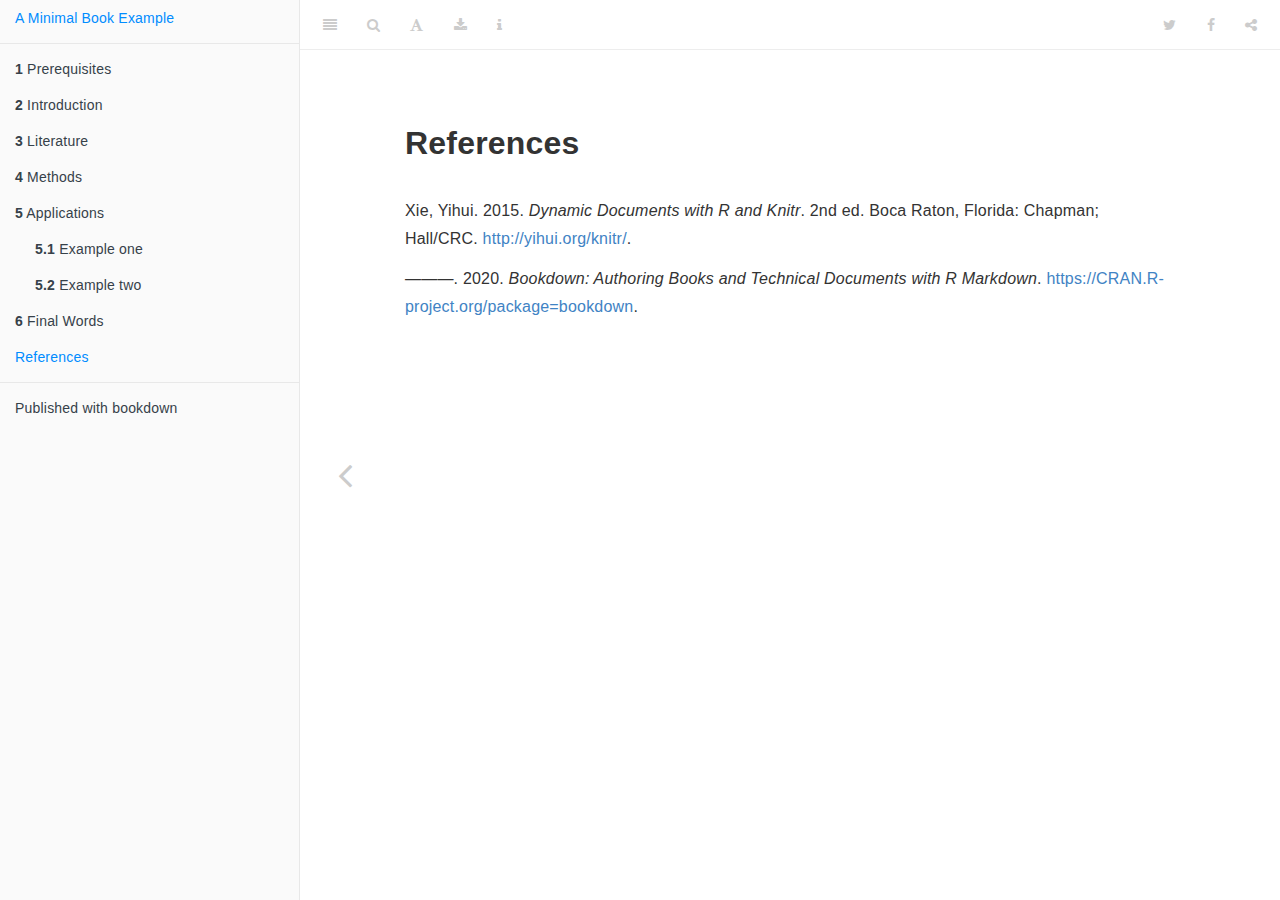
<file: komputer-grafik/Komputer Grafik/_book/references.html>
<!DOCTYPE html>
<html lang="" xml:lang="">
<head>

  <meta charset="utf-8" />
  <meta http-equiv="X-UA-Compatible" content="IE=edge" />
  <title>References | A Minimal Book Example</title>
  <meta name="description" content="This is a minimal example of using the bookdown package to write a book. The output format for this example is bookdown::gitbook." />
  <meta name="generator" content="bookdown 0.18 and GitBook 2.6.7" />

  <meta property="og:title" content="References | A Minimal Book Example" />
  <meta property="og:type" content="book" />
  
  
  <meta property="og:description" content="This is a minimal example of using the bookdown package to write a book. The output format for this example is bookdown::gitbook." />
  

  <meta name="twitter:card" content="summary" />
  <meta name="twitter:title" content="References | A Minimal Book Example" />
  
  <meta name="twitter:description" content="This is a minimal example of using the bookdown package to write a book. The output format for this example is bookdown::gitbook." />
  

<meta name="author" content="Yihui Xie" />


<meta name="date" content="2020-09-22" />

  <meta name="viewport" content="width=device-width, initial-scale=1" />
  <meta name="apple-mobile-web-app-capable" content="yes" />
  <meta name="apple-mobile-web-app-status-bar-style" content="black" />
  
  
<link rel="prev" href="final-words.html"/>

<script src="libs/header-attrs-2.1/header-attrs.js"></script>
<script src="libs/jquery-2.2.3/jquery.min.js"></script>
<link href="libs/gitbook-2.6.7/css/style.css" rel="stylesheet" />
<link href="libs/gitbook-2.6.7/css/plugin-table.css" rel="stylesheet" />
<link href="libs/gitbook-2.6.7/css/plugin-bookdown.css" rel="stylesheet" />
<link href="libs/gitbook-2.6.7/css/plugin-highlight.css" rel="stylesheet" />
<link href="libs/gitbook-2.6.7/css/plugin-search.css" rel="stylesheet" />
<link href="libs/gitbook-2.6.7/css/plugin-fontsettings.css" rel="stylesheet" />
<link href="libs/gitbook-2.6.7/css/plugin-clipboard.css" rel="stylesheet" />











<style type="text/css">
pre > code.sourceCode { white-space: pre; position: relative; }
pre > code.sourceCode > span { display: inline-block; line-height: 1.25; }
pre > code.sourceCode > span:empty { height: 1.2em; }
code.sourceCode > span { color: inherit; text-decoration: inherit; }
pre.sourceCode { margin: 0; }
@media screen {
div.sourceCode { overflow: auto; }
}
@media print {
pre > code.sourceCode { white-space: pre-wrap; }
pre > code.sourceCode > span { text-indent: -5em; padding-left: 5em; }
}
pre.numberSource code
  { counter-reset: source-line 0; }
pre.numberSource code > span
  { position: relative; left: -4em; counter-increment: source-line; }
pre.numberSource code > span > a:first-child::before
  { content: counter(source-line);
    position: relative; left: -1em; text-align: right; vertical-align: baseline;
    border: none; display: inline-block;
    -webkit-touch-callout: none; -webkit-user-select: none;
    -khtml-user-select: none; -moz-user-select: none;
    -ms-user-select: none; user-select: none;
    padding: 0 4px; width: 4em;
    color: #aaaaaa;
  }
pre.numberSource { margin-left: 3em; border-left: 1px solid #aaaaaa;  padding-left: 4px; }
div.sourceCode
  {   }
@media screen {
pre > code.sourceCode > span > a:first-child::before { text-decoration: underline; }
}
code span.al { color: #ff0000; font-weight: bold; } /* Alert */
code span.an { color: #60a0b0; font-weight: bold; font-style: italic; } /* Annotation */
code span.at { color: #7d9029; } /* Attribute */
code span.bn { color: #40a070; } /* BaseN */
code span.bu { } /* BuiltIn */
code span.cf { color: #007020; font-weight: bold; } /* ControlFlow */
code span.ch { color: #4070a0; } /* Char */
code span.cn { color: #880000; } /* Constant */
code span.co { color: #60a0b0; font-style: italic; } /* Comment */
code span.cv { color: #60a0b0; font-weight: bold; font-style: italic; } /* CommentVar */
code span.do { color: #ba2121; font-style: italic; } /* Documentation */
code span.dt { color: #902000; } /* DataType */
code span.dv { color: #40a070; } /* DecVal */
code span.er { color: #ff0000; font-weight: bold; } /* Error */
code span.ex { } /* Extension */
code span.fl { color: #40a070; } /* Float */
code span.fu { color: #06287e; } /* Function */
code span.im { } /* Import */
code span.in { color: #60a0b0; font-weight: bold; font-style: italic; } /* Information */
code span.kw { color: #007020; font-weight: bold; } /* Keyword */
code span.op { color: #666666; } /* Operator */
code span.ot { color: #007020; } /* Other */
code span.pp { color: #bc7a00; } /* Preprocessor */
code span.sc { color: #4070a0; } /* SpecialChar */
code span.ss { color: #bb6688; } /* SpecialString */
code span.st { color: #4070a0; } /* String */
code span.va { color: #19177c; } /* Variable */
code span.vs { color: #4070a0; } /* VerbatimString */
code span.wa { color: #60a0b0; font-weight: bold; font-style: italic; } /* Warning */
</style>

<link rel="stylesheet" href="style.css" type="text/css" />
</head>

<body>



  <div class="book without-animation with-summary font-size-2 font-family-1" data-basepath=".">

    <div class="book-summary">
      <nav role="navigation">

<ul class="summary">
<li><a href="./">A Minimal Book Example</a></li>

<li class="divider"></li>
<li class="chapter" data-level="1" data-path="index.html"><a href="index.html"><i class="fa fa-check"></i><b>1</b> Prerequisites</a></li>
<li class="chapter" data-level="2" data-path="intro.html"><a href="intro.html"><i class="fa fa-check"></i><b>2</b> Introduction</a></li>
<li class="chapter" data-level="3" data-path="literature.html"><a href="literature.html"><i class="fa fa-check"></i><b>3</b> Literature</a></li>
<li class="chapter" data-level="4" data-path="methods.html"><a href="methods.html"><i class="fa fa-check"></i><b>4</b> Methods</a></li>
<li class="chapter" data-level="5" data-path="applications.html"><a href="applications.html"><i class="fa fa-check"></i><b>5</b> Applications</a>
<ul>
<li class="chapter" data-level="5.1" data-path="applications.html"><a href="applications.html#example-one"><i class="fa fa-check"></i><b>5.1</b> Example one</a></li>
<li class="chapter" data-level="5.2" data-path="applications.html"><a href="applications.html#example-two"><i class="fa fa-check"></i><b>5.2</b> Example two</a></li>
</ul></li>
<li class="chapter" data-level="6" data-path="final-words.html"><a href="final-words.html"><i class="fa fa-check"></i><b>6</b> Final Words</a></li>
<li class="chapter" data-level="" data-path="references.html"><a href="references.html"><i class="fa fa-check"></i>References</a></li>
<li class="divider"></li>
<li><a href="https://github.com/rstudio/bookdown" target="blank">Published with bookdown</a></li>

</ul>

      </nav>
    </div>

    <div class="book-body">
      <div class="body-inner">
        <div class="book-header" role="navigation">
          <h1>
            <i class="fa fa-circle-o-notch fa-spin"></i><a href="./">A Minimal Book Example</a>
          </h1>
        </div>

        <div class="page-wrapper" tabindex="-1" role="main">
          <div class="page-inner">

            <section class="normal" id="section-">
<div id="references" class="section level1 unnumbered">
<h1>References</h1>

<div id="refs" class="references hanging-indent">
<div>
<p>Xie, Yihui. 2015. <em>Dynamic Documents with R and Knitr</em>. 2nd ed. Boca Raton, Florida: Chapman; Hall/CRC. <a href="http://yihui.org/knitr/">http://yihui.org/knitr/</a>.</p>
</div>
<div>
<p>———. 2020. <em>Bookdown: Authoring Books and Technical Documents with R Markdown</em>. <a href="https://CRAN.R-project.org/package=bookdown">https://CRAN.R-project.org/package=bookdown</a>.</p>
</div>
</div>
</div>
            </section>

          </div>
        </div>
      </div>
<a href="final-words.html" class="navigation navigation-prev navigation-unique" aria-label="Previous page"><i class="fa fa-angle-left"></i></a>

    </div>
  </div>
<script src="libs/gitbook-2.6.7/js/app.min.js"></script>
<script src="libs/gitbook-2.6.7/js/lunr.js"></script>
<script src="libs/gitbook-2.6.7/js/clipboard.min.js"></script>
<script src="libs/gitbook-2.6.7/js/plugin-search.js"></script>
<script src="libs/gitbook-2.6.7/js/plugin-sharing.js"></script>
<script src="libs/gitbook-2.6.7/js/plugin-fontsettings.js"></script>
<script src="libs/gitbook-2.6.7/js/plugin-bookdown.js"></script>
<script src="libs/gitbook-2.6.7/js/jquery.highlight.js"></script>
<script src="libs/gitbook-2.6.7/js/plugin-clipboard.js"></script>
<script>
gitbook.require(["gitbook"], function(gitbook) {
gitbook.start({
"sharing": {
"github": false,
"facebook": true,
"twitter": true,
"linkedin": false,
"weibo": false,
"instapaper": false,
"vk": false,
"all": ["facebook", "twitter", "linkedin", "weibo", "instapaper"]
},
"fontsettings": {
"theme": "white",
"family": "sans",
"size": 2
},
"edit": {
"link": null,
"text": null
},
"history": {
"link": null,
"text": null
},
"view": {
"link": null,
"text": null
},
"download": ["Komputer Grafik.pdf", "Komputer Grafik.epub"],
"toc": {
"collapse": "subsection"
}
});
});
</script>

<!-- dynamically load mathjax for compatibility with self-contained -->
<script>
  (function () {
    var script = document.createElement("script");
    script.type = "text/javascript";
    var src = "true";
    if (src === "" || src === "true") src = "https://mathjax.rstudio.com/latest/MathJax.js?config=TeX-MML-AM_CHTML";
    if (location.protocol !== "file:")
      if (/^https?:/.test(src))
        src = src.replace(/^https?:/, '');
    script.src = src;
    document.getElementsByTagName("head")[0].appendChild(script);
  })();
</script>
</body>

</html>
</file>
<file: komputer-grafik/Komputer Grafik/_book/libs/gitbook-2.6.7/css/plugin-table.css>
.book .book-body .page-wrapper .page-inner section.normal table{display:table;width:100%;border-collapse:collapse;border-spacing:0;overflow:auto}.book .book-body .page-wrapper .page-inner section.normal table td,.book .book-body .page-wrapper .page-inner section.normal table th{padding:6px 13px;border:1px solid #ddd}.book .book-body .page-wrapper .page-inner section.normal table tr{background-color:#fff;border-top:1px solid #ccc}.book .book-body .page-wrapper .page-inner section.normal table tr:nth-child(2n){background-color:#f8f8f8}.book .book-body .page-wrapper .page-inner section.normal table th{font-weight:700}
</file>
<file: komputer-grafik/Komputer Grafik/_book/libs/gitbook-2.6.7/css/plugin-bookdown.css>
.book .book-header h1 {
  padding-left: 20px;
  padding-right: 20px;
}
.book .book-header.fixed {
  position: fixed;
  right: 0;
  top: 0;
  left: 0;
  border-bottom: 1px solid rgba(0,0,0,.07);
}
span.search-highlight {
  background-color: #ffff88;
}
@media (min-width: 600px) {
  .book.with-summary .book-header.fixed {
    left: 300px;
  }
}
@media (max-width: 1240px) {
  .book .book-body.fixed {
    top: 50px;
  }
  .book .book-body.fixed .body-inner {
    top: auto;
  }
}
@media (max-width: 600px) {
  .book.with-summary .book-header.fixed {
    left: calc(100% - 60px);
    min-width: 300px;
  }
  .book.with-summary .book-body {
    transform: none;
    left: calc(100% - 60px);
    min-width: 300px;
  }
  .book .book-body.fixed {
    top: 0;
  }
}

.book .book-body.fixed .body-inner {
  top: 50px;
}
.book .book-body .page-wrapper .page-inner section.normal sub, .book .book-body .page-wrapper .page-inner section.normal sup {
  font-size: 85%;
}

@media print {
  .book .book-summary, .book .book-body .book-header, .fa {
    display: none !important;
  }
  .book .book-body.fixed {
    left: 0px;
  }
  .book .book-body,.book .book-body .body-inner, .book.with-summary {
    overflow: visible !important;
  }
}
.kable_wrapper {
  border-spacing: 20px 0;
  border-collapse: separate;
  border: none;
  margin: auto;
}
.kable_wrapper > tbody > tr > td {
  vertical-align: top;
}
.book .book-body .page-wrapper .page-inner section.normal table tr.header {
  border-top-width: 2px;
}
.book .book-body .page-wrapper .page-inner section.normal table tr:last-child td {
  border-bottom-width: 2px;
}
.book .book-body .page-wrapper .page-inner section.normal table td, .book .book-body .page-wrapper .page-inner section.normal table th {
  border-left: none;
  border-right: none;
}
.book .book-body .page-wrapper .page-inner section.normal table.kable_wrapper > tbody > tr, .book .book-body .page-wrapper .page-inner section.normal table.kable_wrapper > tbody > tr > td {
  border-top: none;
}
.book .book-body .page-wrapper .page-inner section.normal table.kable_wrapper > tbody > tr:last-child > td {
    border-bottom: none;
}

div.theorem, div.lemma, div.corollary, div.proposition, div.conjecture {
  font-style: italic;
}
span.theorem, span.lemma, span.corollary, span.proposition, span.conjecture {
  font-style: normal;
}
div.proof:after {
  content: "\25a2";
  float: right;
}
.header-section-number {
  padding-right: .5em;
}
</file>
<file: komputer-grafik/Komputer Grafik/_book/libs/gitbook-2.6.7/css/plugin-highlight.css>
.book .book-body .page-wrapper .page-inner section.normal pre,
.book .book-body .page-wrapper .page-inner section.normal code {
  /* http://jmblog.github.com/color-themes-for-google-code-highlightjs */
  /* Tomorrow Comment */
  /* Tomorrow Red */
  /* Tomorrow Orange */
  /* Tomorrow Yellow */
  /* Tomorrow Green */
  /* Tomorrow Aqua */
  /* Tomorrow Blue */
  /* Tomorrow Purple */
}
.book .book-body .page-wrapper .page-inner section.normal pre .hljs-comment,
.book .book-body .page-wrapper .page-inner section.normal code .hljs-comment,
.book .book-body .page-wrapper .page-inner section.normal pre .hljs-title,
.book .book-body .page-wrapper .page-inner section.normal code .hljs-title {
  color: #8e908c;
}
.book .book-body .page-wrapper .page-inner section.normal pre .hljs-variable,
.book .book-body .page-wrapper .page-inner section.normal code .hljs-variable,
.book .book-body .page-wrapper .page-inner section.normal pre .hljs-attribute,
.book .book-body .page-wrapper .page-inner section.normal code .hljs-attribute,
.book .book-body .page-wrapper .page-inner section.normal pre .hljs-tag,
.book .book-body .page-wrapper .page-inner section.normal code .hljs-tag,
.book .book-body .page-wrapper .page-inner section.normal pre .hljs-regexp,
.book .book-body .page-wrapper .page-inner section.normal code .hljs-regexp,
.book .book-body .page-wrapper .page-inner section.normal pre .ruby .hljs-constant,
.book .book-body .page-wrapper .page-inner section.normal code .ruby .hljs-constant,
.book .book-body .page-wrapper .page-inner section.normal pre .xml .hljs-tag .hljs-title,
.book .book-body .page-wrapper .page-inner section.normal code .xml .hljs-tag .hljs-title,
.book .book-body .page-wrapper .page-inner section.normal pre .xml .hljs-pi,
.book .book-body .page-wrapper .page-inner section.normal code .xml .hljs-pi,
.book .book-body .page-wrapper .page-inner section.normal pre .xml .hljs-doctype,
.book .book-body .page-wrapper .page-inner section.normal code .xml .hljs-doctype,
.book .book-body .page-wrapper .page-inner section.normal pre .html .hljs-doctype,
.book .book-body .page-wrapper .page-inner section.normal code .html .hljs-doctype,
.book .book-body .page-wrapper .page-inner section.normal pre .css .hljs-id,
.book .book-body .page-wrapper .page-inner section.normal code .css .hljs-id,
.book .book-body .page-wrapper .page-inner section.normal pre .css .hljs-class,
.book .book-body .page-wrapper .page-inner section.normal code .css .hljs-class,
.book .book-body .page-wrapper .page-inner section.normal pre .css .hljs-pseudo,
.book .book-body .page-wrapper .page-inner section.normal code .css .hljs-pseudo {
  color: #c82829;
}
.book .book-body .page-wrapper .page-inner section.normal pre .hljs-number,
.book .book-body .page-wrapper .page-inner section.normal code .hljs-number,
.book .book-body .page-wrapper .page-inner section.normal pre .hljs-preprocessor,
.book .book-body .page-wrapper .page-inner section.normal code .hljs-preprocessor,
.book .book-body .page-wrapper .page-inner section.normal pre .hljs-pragma,
.book .book-body .page-wrapper .page-inner section.normal code .hljs-pragma,
.book .book-body .page-wrapper .page-inner section.normal pre .hljs-built_in,
.book .book-body .page-wrapper .page-inner section.normal code .hljs-built_in,
.book .book-body .page-wrapper .page-inner section.normal pre .hljs-literal,
.book .book-body .page-wrapper .page-inner section.normal code .hljs-literal,
.book .book-body .page-wrapper .page-inner section.normal pre .hljs-params,
.book .book-body .page-wrapper .page-inner section.normal code .hljs-params,
.book .book-body .page-wrapper .page-inner section.normal pre .hljs-constant,
.book .book-body .page-wrapper .page-inner section.normal code .hljs-constant {
  color: #f5871f;
}
.book .book-body .page-wrapper .page-inner section.normal pre .ruby .hljs-class .hljs-title,
.book .book-body .page-wrapper .page-inner section.normal code .ruby .hljs-class .hljs-title,
.book .book-body .page-wrapper .page-inner section.normal pre .css .hljs-rules .hljs-attribute,
.book .book-body .page-wrapper .page-inner section.normal code .css .hljs-rules .hljs-attribute {
  color: #eab700;
}
.book .book-body .page-wrapper .page-inner section.normal pre .hljs-string,
.book .book-body .page-wrapper .page-inner section.normal code .hljs-string,
.book .book-body .page-wrapper .page-inner section.normal pre .hljs-value,
.book .book-body .page-wrapper .page-inner section.normal code .hljs-value,
.book .book-body .page-wrapper .page-inner section.normal pre .hljs-inheritance,
.book .book-body .page-wrapper .page-inner section.normal code .hljs-inheritance,
.book .book-body .page-wrapper .page-inner section.normal pre .hljs-header,
.book .book-body .page-wrapper .page-inner section.normal code .hljs-header,
.book .book-body .page-wrapper .page-inner section.normal pre .ruby .hljs-symbol,
.book .book-body .page-wrapper .page-inner section.normal code .ruby .hljs-symbol,
.book .book-body .page-wrapper .page-inner section.normal pre .xml .hljs-cdata,
.book .book-body .page-wrapper .page-inner section.normal code .xml .hljs-cdata {
  color: #718c00;
}
.book .book-body .page-wrapper .page-inner section.normal pre .css .hljs-hexcolor,
.book .book-body .page-wrapper .page-inner section.normal code .css .hljs-hexcolor {
  color: #3e999f;
}
.book .book-body .page-wrapper .page-inner section.normal pre .hljs-function,
.book .book-body .page-wrapper .page-inner section.normal code .hljs-function,
.book .book-body .page-wrapper .page-inner section.normal pre .python .hljs-decorator,
.book .book-body .page-wrapper .page-inner section.normal code .python .hljs-decorator,
.book .book-body .page-wrapper .page-inner section.normal pre .python .hljs-title,
.book .book-body .page-wrapper .page-inner section.normal code .python .hljs-title,
.book .book-body .page-wrapper .page-inner section.normal pre .ruby .hljs-function .hljs-title,
.book .book-body .page-wrapper .page-inner section.normal code .ruby .hljs-function .hljs-title,
.book .book-body .page-wrapper .page-inner section.normal pre .ruby .hljs-title .hljs-keyword,
.book .book-body .page-wrapper .page-inner section.normal code .ruby .hljs-title .hljs-keyword,
.book .book-body .page-wrapper .page-inner section.normal pre .perl .hljs-sub,
.book .book-body .page-wrapper .page-inner section.normal code .perl .hljs-sub,
.book .book-body .page-wrapper .page-inner section.normal pre .javascript .hljs-title,
.book .book-body .page-wrapper .page-inner section.normal code .javascript .hljs-title,
.book .book-body .page-wrapper .page-inner section.normal pre .coffeescript .hljs-title,
.book .book-body .page-wrapper .page-inner section.normal code .coffeescript .hljs-title {
  color: #4271ae;
}
.book .book-body .page-wrapper .page-inner section.normal pre .hljs-keyword,
.book .book-body .page-wrapper .page-inner section.normal code .hljs-keyword,
.book .book-body .page-wrapper .page-inner section.normal pre .javascript .hljs-function,
.book .book-body .page-wrapper .page-inner section.normal code .javascript .hljs-function {
  color: #8959a8;
}
.book .book-body .page-wrapper .page-inner section.normal pre .hljs,
.book .book-body .page-wrapper .page-inner section.normal code .hljs {
  display: block;
  background: white;
  color: #4d4d4c;
  padding: 0.5em;
}
.book .book-body .page-wrapper .page-inner section.normal pre .coffeescript .javascript,
.book .book-body .page-wrapper .page-inner section.normal code .coffeescript .javascript,
.book .book-body .page-wrapper .page-inner section.normal pre .javascript .xml,
.book .book-body .page-wrapper .page-inner section.normal code .javascript .xml,
.book .book-body .page-wrapper .page-inner section.normal pre .tex .hljs-formula,
.book .book-body .page-wrapper .page-inner section.normal code .tex .hljs-formula,
.book .book-body .page-wrapper .page-inner section.normal pre .xml .javascript,
.book .book-body .page-wrapper .page-inner section.normal code .xml .javascript,
.book .book-body .page-wrapper .page-inner section.normal pre .xml .vbscript,
.book .book-body .page-wrapper .page-inner section.normal code .xml .vbscript,
.book .book-body .page-wrapper .page-inner section.normal pre .xml .css,
.book .book-body .page-wrapper .page-inner section.normal code .xml .css,
.book .book-body .page-wrapper .page-inner section.normal pre .xml .hljs-cdata,
.book .book-body .page-wrapper .page-inner section.normal code .xml .hljs-cdata {
  opacity: 0.5;
}
.book.color-theme-1 .book-body .page-wrapper .page-inner section.normal pre,
.book.color-theme-1 .book-body .page-wrapper .page-inner section.normal code {
  /*

Orginal Style from ethanschoonover.com/solarized (c) Jeremy Hull <sourdrums@gmail.com>

*/
  /* Solarized Green */
  /* Solarized Cyan */
  /* Solarized Blue */
  /* Solarized Yellow */
  /* Solarized Orange */
  /* Solarized Red */
  /* Solarized Violet */
}
.book.color-theme-1 .book-body .page-wrapper .page-inner section.normal pre .hljs,
.book.color-theme-1 .book-body .page-wrapper .page-inner section.normal code .hljs {
  display: block;
  padding: 0.5em;
  background: #fdf6e3;
  color: #657b83;
}
.book.color-theme-1 .book-body .page-wrapper .page-inner section.normal pre .hljs-comment,
.book.color-theme-1 .book-body .page-wrapper .page-inner section.normal code .hljs-comment,
.book.color-theme-1 .book-body .page-wrapper .page-inner section.normal pre .hljs-template_comment,
.book.color-theme-1 .book-body .page-wrapper .page-inner section.normal code .hljs-template_comment,
.book.color-theme-1 .book-body .page-wrapper .page-inner section.normal pre .diff .hljs-header,
.book.color-theme-1 .book-body .page-wrapper .page-inner section.normal code .diff .hljs-header,
.book.color-theme-1 .book-body .page-wrapper .page-inner section.normal pre .hljs-doctype,
.book.color-theme-1 .book-body .page-wrapper .page-inner section.normal code .hljs-doctype,
.book.color-theme-1 .book-body .page-wrapper .page-inner section.normal pre .hljs-pi,
.book.color-theme-1 .book-body .page-wrapper .page-inner section.normal code .hljs-pi,
.book.color-theme-1 .book-body .page-wrapper .page-inner section.normal pre .lisp .hljs-string,
.book.color-theme-1 .book-body .page-wrapper .page-inner section.normal code .lisp .hljs-string,
.book.color-theme-1 .book-body .page-wrapper .page-inner section.normal pre .hljs-javadoc,
.book.color-theme-1 .book-body .page-wrapper .page-inner section.normal code .hljs-javadoc {
  color: #93a1a1;
}
.book.color-theme-1 .book-body .page-wrapper .page-inner section.normal pre .hljs-keyword,
.book.color-theme-1 .book-body .page-wrapper .page-inner section.normal code .hljs-keyword,
.book.color-theme-1 .book-body .page-wrapper .page-inner section.normal pre .hljs-winutils,
.book.color-theme-1 .book-body .page-wrapper .page-inner section.normal code .hljs-winutils,
.book.color-theme-1 .book-body .page-wrapper .page-inner section.normal pre .method,
.book.color-theme-1 .book-body .page-wrapper .page-inner section.normal code .method,
.book.color-theme-1 .book-body .page-wrapper .page-inner section.normal pre .hljs-addition,
.book.color-theme-1 .book-body .page-wrapper .page-inner section.normal code .hljs-addition,
.book.color-theme-1 .book-body .page-wrapper .page-inner section.normal pre .css .hljs-tag,
.book.color-theme-1 .book-body .page-wrapper .page-inner section.normal code .css .hljs-tag,
.book.color-theme-1 .book-body .page-wrapper .page-inner section.normal pre .hljs-request,
.book.color-theme-1 .book-body .page-wrapper .page-inner section.normal code .hljs-request,
.book.color-theme-1 .book-body .page-wrapper .page-inner section.normal pre .hljs-status,
.book.color-theme-1 .book-body .page-wrapper .page-inner section.normal code .hljs-status,
.book.color-theme-1 .book-body .page-wrapper .page-inner section.normal pre .nginx .hljs-title,
.book.color-theme-1 .book-body .page-wrapper .page-inner section.normal code .nginx .hljs-title {
  color: #859900;
}
.book.color-theme-1 .book-body .page-wrapper .page-inner section.normal pre .hljs-number,
.book.color-theme-1 .book-body .page-wrapper .page-inner section.normal code .hljs-number,
.book.color-theme-1 .book-body .page-wrapper .page-inner section.normal pre .hljs-command,
.book.color-theme-1 .book-body .page-wrapper .page-inner section.normal code .hljs-command,
.book.color-theme-1 .book-body .page-wrapper .page-inner section.normal pre .hljs-string,
.book.color-theme-1 .book-body .page-wrapper .page-inner section.normal code .hljs-string,
.book.color-theme-1 .book-body .page-wrapper .page-inner section.normal pre .hljs-tag .hljs-value,
.book.color-theme-1 .book-body .page-wrapper .page-inner section.normal code .hljs-tag .hljs-value,
.book.color-theme-1 .book-body .page-wrapper .page-inner section.normal pre .hljs-rules .hljs-value,
.book.color-theme-1 .book-body .page-wrapper .page-inner section.normal code .hljs-rules .hljs-value,
.book.color-theme-1 .book-body .page-wrapper .page-inner section.normal pre .hljs-phpdoc,
.book.color-theme-1 .book-body .page-wrapper .page-inner section.normal code .hljs-phpdoc,
.book.color-theme-1 .book-body .page-wrapper .page-inner section.normal pre .tex .hljs-formula,
.book.color-theme-1 .book-body .page-wrapper .page-inner section.normal code .tex .hljs-formula,
.book.color-theme-1 .book-body .page-wrapper .page-inner section.normal pre .hljs-regexp,
.book.color-theme-1 .book-body .page-wrapper .page-inner section.normal code .hljs-regexp,
.book.color-theme-1 .book-body .page-wrapper .page-inner section.normal pre .hljs-hexcolor,
.book.color-theme-1 .book-body .page-wrapper .page-inner section.normal code .hljs-hexcolor,
.book.color-theme-1 .book-body .page-wrapper .page-inner section.normal pre .hljs-link_url,
.book.color-theme-1 .book-body .page-wrapper .page-inner section.normal code .hljs-link_url {
  color: #2aa198;
}
.book.color-theme-1 .book-body .page-wrapper .page-inner section.normal pre .hljs-title,
.book.color-theme-1 .book-body .page-wrapper .page-inner section.normal code .hljs-title,
.book.color-theme-1 .book-body .page-wrapper .page-inner section.normal pre .hljs-localvars,
.book.color-theme-1 .book-body .page-wrapper .page-inner section.normal code .hljs-localvars,
.book.color-theme-1 .book-body .page-wrapper .page-inner section.normal pre .hljs-chunk,
.book.color-theme-1 .book-body .page-wrapper .page-inner section.normal code .hljs-chunk,
.book.color-theme-1 .book-body .page-wrapper .page-inner section.normal pre .hljs-decorator,
.book.color-theme-1 .book-body .page-wrapper .page-inner section.normal code .hljs-decorator,
.book.color-theme-1 .book-body .page-wrapper .page-inner section.normal pre .hljs-built_in,
.book.color-theme-1 .book-body .page-wrapper .page-inner section.normal code .hljs-built_in,
.book.color-theme-1 .book-body .page-wrapper .page-inner section.normal pre .hljs-identifier,
.book.color-theme-1 .book-body .page-wrapper .page-inner section.normal code .hljs-identifier,
.book.color-theme-1 .book-body .page-wrapper .page-inner section.normal pre .vhdl .hljs-literal,
.book.color-theme-1 .book-body .page-wrapper .page-inner section.normal code .vhdl .hljs-literal,
.book.color-theme-1 .book-body .page-wrapper .page-inner section.normal pre .hljs-id,
.book.color-theme-1 .book-body .page-wrapper .page-inner section.normal code .hljs-id,
.book.color-theme-1 .book-body .page-wrapper .page-inner section.normal pre .css .hljs-function,
.book.color-theme-1 .book-body .page-wrapper .page-inner section.normal code .css .hljs-function {
  color: #268bd2;
}
.book.color-theme-1 .book-body .page-wrapper .page-inner section.normal pre .hljs-attribute,
.book.color-theme-1 .book-body .page-wrapper .page-inner section.normal code .hljs-attribute,
.book.color-theme-1 .book-body .page-wrapper .page-inner section.normal pre .hljs-variable,
.book.color-theme-1 .book-body .page-wrapper .page-inner section.normal code .hljs-variable,
.book.color-theme-1 .book-body .page-wrapper .page-inner section.normal pre .lisp .hljs-body,
.book.color-theme-1 .book-body .page-wrapper .page-inner section.normal code .lisp .hljs-body,
.book.color-theme-1 .book-body .page-wrapper .page-inner section.normal pre .smalltalk .hljs-number,
.book.color-theme-1 .book-body .page-wrapper .page-inner section.normal code .smalltalk .hljs-number,
.book.color-theme-1 .book-body .page-wrapper .page-inner section.normal pre .hljs-constant,
.book.color-theme-1 .book-body .page-wrapper .page-inner section.normal code .hljs-constant,
.book.color-theme-1 .book-body .page-wrapper .page-inner section.normal pre .hljs-class .hljs-title,
.book.color-theme-1 .book-body .page-wrapper .page-inner section.normal code .hljs-class .hljs-title,
.book.color-theme-1 .book-body .page-wrapper .page-inner section.normal pre .hljs-parent,
.book.color-theme-1 .book-body .page-wrapper .page-inner section.normal code .hljs-parent,
.book.color-theme-1 .book-body .page-wrapper .page-inner section.normal pre .haskell .hljs-type,
.book.color-theme-1 .book-body .page-wrapper .page-inner section.normal code .haskell .hljs-type,
.book.color-theme-1 .book-body .page-wrapper .page-inner section.normal pre .hljs-link_reference,
.book.color-theme-1 .book-body .page-wrapper .page-inner section.normal code .hljs-link_reference {
  color: #b58900;
}
.book.color-theme-1 .book-body .page-wrapper .page-inner section.normal pre .hljs-preprocessor,
.book.color-theme-1 .book-body .page-wrapper .page-inner section.normal code .hljs-preprocessor,
.book.color-theme-1 .book-body .page-wrapper .page-inner section.normal pre .hljs-preprocessor .hljs-keyword,
.book.color-theme-1 .book-body .page-wrapper .page-inner section.normal code .hljs-preprocessor .hljs-keyword,
.book.color-theme-1 .book-body .page-wrapper .page-inner section.normal pre .hljs-pragma,
.book.color-theme-1 .book-body .page-wrapper .page-inner section.normal code .hljs-pragma,
.book.color-theme-1 .book-body .page-wrapper .page-inner section.normal pre .hljs-shebang,
.book.color-theme-1 .book-body .page-wrapper .page-inner section.normal code .hljs-shebang,
.book.color-theme-1 .book-body .page-wrapper .page-inner section.normal pre .hljs-symbol,
.book.color-theme-1 .book-body .page-wrapper .page-inner section.normal code .hljs-symbol,
.book.color-theme-1 .book-body .page-wrapper .page-inner section.normal pre .hljs-symbol .hljs-string,
.book.color-theme-1 .book-body .page-wrapper .page-inner section.normal code .hljs-symbol .hljs-string,
.book.color-theme-1 .book-body .page-wrapper .page-inner section.normal pre .diff .hljs-change,
.book.color-theme-1 .book-body .page-wrapper .page-inner section.normal code .diff .hljs-change,
.book.color-theme-1 .book-body .page-wrapper .page-inner section.normal pre .hljs-special,
.book.color-theme-1 .book-body .page-wrapper .page-inner section.normal code .hljs-special,
.book.color-theme-1 .book-body .page-wrapper .page-inner section.normal pre .hljs-attr_selector,
.book.color-theme-1 .book-body .page-wrapper .page-inner section.normal code .hljs-attr_selector,
.book.color-theme-1 .book-body .page-wrapper .page-inner section.normal pre .hljs-subst,
.book.color-theme-1 .book-body .page-wrapper .page-inner section.normal code .hljs-subst,
.book.color-theme-1 .book-body .page-wrapper .page-inner section.normal pre .hljs-cdata,
.book.color-theme-1 .book-body .page-wrapper .page-inner section.normal code .hljs-cdata,
.book.color-theme-1 .book-body .page-wrapper .page-inner section.normal pre .clojure .hljs-title,
.book.color-theme-1 .book-body .page-wrapper .page-inner section.normal code .clojure .hljs-title,
.book.color-theme-1 .book-body .page-wrapper .page-inner section.normal pre .css .hljs-pseudo,
.book.color-theme-1 .book-body .page-wrapper .page-inner section.normal code .css .hljs-pseudo,
.book.color-theme-1 .book-body .page-wrapper .page-inner section.normal pre .hljs-header,
.book.color-theme-1 .book-body .page-wrapper .page-inner section.normal code .hljs-header {
  color: #cb4b16;
}
.book.color-theme-1 .book-body .page-wrapper .page-inner section.normal pre .hljs-deletion,
.book.color-theme-1 .book-body .page-wrapper .page-inner section.normal code .hljs-deletion,
.book.color-theme-1 .book-body .page-wrapper .page-inner section.normal pre .hljs-important,
.book.color-theme-1 .book-body .page-wrapper .page-inner section.normal code .hljs-important {
  color: #dc322f;
}
.book.color-theme-1 .book-body .page-wrapper .page-inner section.normal pre .hljs-link_label,
.book.color-theme-1 .book-body .page-wrapper .page-inner section.normal code .hljs-link_label {
  color: #6c71c4;
}
.book.color-theme-1 .book-body .page-wrapper .page-inner section.normal pre .tex .hljs-formula,
.book.color-theme-1 .book-body .page-wrapper .page-inner section.normal code .tex .hljs-formula {
  background: #eee8d5;
}
.book.color-theme-2 .book-body .page-wrapper .page-inner section.normal pre,
.book.color-theme-2 .book-body .page-wrapper .page-inner section.normal code {
  /* Tomorrow Night Bright Theme */
  /* Original theme - https://github.com/chriskempson/tomorrow-theme */
  /* http://jmblog.github.com/color-themes-for-google-code-highlightjs */
  /* Tomorrow Comment */
  /* Tomorrow Red */
  /* Tomorrow Orange */
  /* Tomorrow Yellow */
  /* Tomorrow Green */
  /* Tomorrow Aqua */
  /* Tomorrow Blue */
  /* Tomorrow Purple */
}
.book.color-theme-2 .book-body .page-wrapper .page-inner section.normal pre .hljs-comment,
.book.color-theme-2 .book-body .page-wrapper .page-inner section.normal code .hljs-comment,
.book.color-theme-2 .book-body .page-wrapper .page-inner section.normal pre .hljs-title,
.book.color-theme-2 .book-body .page-wrapper .page-inner section.normal code .hljs-title {
  color: #969896;
}
.book.color-theme-2 .book-body .page-wrapper .page-inner section.normal pre .hljs-variable,
.book.color-theme-2 .book-body .page-wrapper .page-inner section.normal code .hljs-variable,
.book.color-theme-2 .book-body .page-wrapper .page-inner section.normal pre .hljs-attribute,
.book.color-theme-2 .book-body .page-wrapper .page-inner section.normal code .hljs-attribute,
.book.color-theme-2 .book-body .page-wrapper .page-inner section.normal pre .hljs-tag,
.book.color-theme-2 .book-body .page-wrapper .page-inner section.normal code .hljs-tag,
.book.color-theme-2 .book-body .page-wrapper .page-inner section.normal pre .hljs-regexp,
.book.color-theme-2 .book-body .page-wrapper .page-inner section.normal code .hljs-regexp,
.book.color-theme-2 .book-body .page-wrapper .page-inner section.normal pre .ruby .hljs-constant,
.book.color-theme-2 .book-body .page-wrapper .page-inner section.normal code .ruby .hljs-constant,
.book.color-theme-2 .book-body .page-wrapper .page-inner section.normal pre .xml .hljs-tag .hljs-title,
.book.color-theme-2 .book-body .page-wrapper .page-inner section.normal code .xml .hljs-tag .hljs-title,
.book.color-theme-2 .book-body .page-wrapper .page-inner section.normal pre .xml .hljs-pi,
.book.color-theme-2 .book-body .page-wrapper .page-inner section.normal code .xml .hljs-pi,
.book.color-theme-2 .book-body .page-wrapper .page-inner section.normal pre .xml .hljs-doctype,
.book.color-theme-2 .book-body .page-wrapper .page-inner section.normal code .xml .hljs-doctype,
.book.color-theme-2 .book-body .page-wrapper .page-inner section.normal pre .html .hljs-doctype,
.book.color-theme-2 .book-body .page-wrapper .page-inner section.normal code .html .hljs-doctype,
.book.color-theme-2 .book-body .page-wrapper .page-inner section.normal pre .css .hljs-id,
.book.color-theme-2 .book-body .page-wrapper .page-inner section.normal code .css .hljs-id,
.book.color-theme-2 .book-body .page-wrapper .page-inner section.normal pre .css .hljs-class,
.book.color-theme-2 .book-body .page-wrapper .page-inner section.normal code .css .hljs-class,
.book.color-theme-2 .book-body .page-wrapper .page-inner section.normal pre .css .hljs-pseudo,
.book.color-theme-2 .book-body .page-wrapper .page-inner section.normal code .css .hljs-pseudo {
  color: #d54e53;
}
.book.color-theme-2 .book-body .page-wrapper .page-inner section.normal pre .hljs-number,
.book.color-theme-2 .book-body .page-wrapper .page-inner section.normal code .hljs-number,
.book.color-theme-2 .book-body .page-wrapper .page-inner section.normal pre .hljs-preprocessor,
.book.color-theme-2 .book-body .page-wrapper .page-inner section.normal code .hljs-preprocessor,
.book.color-theme-2 .book-body .page-wrapper .page-inner section.normal pre .hljs-pragma,
.book.color-theme-2 .book-body .page-wrapper .page-inner section.normal code .hljs-pragma,
.book.color-theme-2 .book-body .page-wrapper .page-inner section.normal pre .hljs-built_in,
.book.color-theme-2 .book-body .page-wrapper .page-inner section.normal code .hljs-built_in,
.book.color-theme-2 .book-body .page-wrapper .page-inner section.normal pre .hljs-literal,
.book.color-theme-2 .book-body .page-wrapper .page-inner section.normal code .hljs-literal,
.book.color-theme-2 .book-body .page-wrapper .page-inner section.normal pre .hljs-params,
.book.color-theme-2 .book-body .page-wrapper .page-inner section.normal code .hljs-params,
.book.color-theme-2 .book-body .page-wrapper .page-inner section.normal pre .hljs-constant,
.book.color-theme-2 .book-body .page-wrapper .page-inner section.normal code .hljs-constant {
  color: #e78c45;
}
.book.color-theme-2 .book-body .page-wrapper .page-inner section.normal pre .ruby .hljs-class .hljs-title,
.book.color-theme-2 .book-body .page-wrapper .page-inner section.normal code .ruby .hljs-class .hljs-title,
.book.color-theme-2 .book-body .page-wrapper .page-inner section.normal pre .css .hljs-rules .hljs-attribute,
.book.color-theme-2 .book-body .page-wrapper .page-inner section.normal code .css .hljs-rules .hljs-attribute {
  color: #e7c547;
}
.book.color-theme-2 .book-body .page-wrapper .page-inner section.normal pre .hljs-string,
.book.color-theme-2 .book-body .page-wrapper .page-inner section.normal code .hljs-string,
.book.color-theme-2 .book-body .page-wrapper .page-inner section.normal pre .hljs-value,
.book.color-theme-2 .book-body .page-wrapper .page-inner section.normal code .hljs-value,
.book.color-theme-2 .book-body .page-wrapper .page-inner section.normal pre .hljs-inheritance,
.book.color-theme-2 .book-body .page-wrapper .page-inner section.normal code .hljs-inheritance,
.book.color-theme-2 .book-body .page-wrapper .page-inner section.normal pre .hljs-header,
.book.color-theme-2 .book-body .page-wrapper .page-inner section.normal code .hljs-header,
.book.color-theme-2 .book-body .page-wrapper .page-inner section.normal pre .ruby .hljs-symbol,
.book.color-theme-2 .book-body .page-wrapper .page-inner section.normal code .ruby .hljs-symbol,
.book.color-theme-2 .book-body .page-wrapper .page-inner section.normal pre .xml .hljs-cdata,
.book.color-theme-2 .book-body .page-wrapper .page-inner section.normal code .xml .hljs-cdata {
  color: #b9ca4a;
}
.book.color-theme-2 .book-body .page-wrapper .page-inner section.normal pre .css .hljs-hexcolor,
.book.color-theme-2 .book-body .page-wrapper .page-inner section.normal code .css .hljs-hexcolor {
  color: #70c0b1;
}
.book.color-theme-2 .book-body .page-wrapper .page-inner section.normal pre .hljs-function,
.book.color-theme-2 .book-body .page-wrapper .page-inner section.normal code .hljs-function,
.book.color-theme-2 .book-body .page-wrapper .page-inner section.normal pre .python .hljs-decorator,
.book.color-theme-2 .book-body .page-wrapper .page-inner section.normal code .python .hljs-decorator,
.book.color-theme-2 .book-body .page-wrapper .page-inner section.normal pre .python .hljs-title,
.book.color-theme-2 .book-body .page-wrapper .page-inner section.normal code .python .hljs-title,
.book.color-theme-2 .book-body .page-wrapper .page-inner section.normal pre .ruby .hljs-function .hljs-title,
.book.color-theme-2 .book-body .page-wrapper .page-inner section.normal code .ruby .hljs-function .hljs-title,
.book.color-theme-2 .book-body .page-wrapper .page-inner section.normal pre .ruby .hljs-title .hljs-keyword,
.book.color-theme-2 .book-body .page-wrapper .page-inner section.normal code .ruby .hljs-title .hljs-keyword,
.book.color-theme-2 .book-body .page-wrapper .page-inner section.normal pre .perl .hljs-sub,
.book.color-theme-2 .book-body .page-wrapper .page-inner section.normal code .perl .hljs-sub,
.book.color-theme-2 .book-body .page-wrapper .page-inner section.normal pre .javascript .hljs-title,
.book.color-theme-2 .book-body .page-wrapper .page-inner section.normal code .javascript .hljs-title,
.book.color-theme-2 .book-body .page-wrapper .page-inner section.normal pre .coffeescript .hljs-title,
.book.color-theme-2 .book-body .page-wrapper .page-inner section.normal code .coffeescript .hljs-title {
  color: #7aa6da;
}
.book.color-theme-2 .book-body .page-wrapper .page-inner section.normal pre .hljs-keyword,
.book.color-theme-2 .book-body .page-wrapper .page-inner section.normal code .hljs-keyword,
.book.color-theme-2 .book-body .page-wrapper .page-inner section.normal pre .javascript .hljs-function,
.book.color-theme-2 .book-body .page-wrapper .page-inner section.normal code .javascript .hljs-function {
  color: #c397d8;
}
.book.color-theme-2 .book-body .page-wrapper .page-inner section.normal pre .hljs,
.book.color-theme-2 .book-body .page-wrapper .page-inner section.normal code .hljs {
  display: block;
  background: black;
  color: #eaeaea;
  padding: 0.5em;
}
.book.color-theme-2 .book-body .page-wrapper .page-inner section.normal pre .coffeescript .javascript,
.book.color-theme-2 .book-body .page-wrapper .page-inner section.normal code .coffeescript .javascript,
.book.color-theme-2 .book-body .page-wrapper .page-inner section.normal pre .javascript .xml,
.book.color-theme-2 .book-body .page-wrapper .page-inner section.normal code .javascript .xml,
.book.color-theme-2 .book-body .page-wrapper .page-inner section.normal pre .tex .hljs-formula,
.book.color-theme-2 .book-body .page-wrapper .page-inner section.normal code .tex .hljs-formula,
.book.color-theme-2 .book-body .page-wrapper .page-inner section.normal pre .xml .javascript,
.book.color-theme-2 .book-body .page-wrapper .page-inner section.normal code .xml .javascript,
.book.color-theme-2 .book-body .page-wrapper .page-inner section.normal pre .xml .vbscript,
.book.color-theme-2 .book-body .page-wrapper .page-inner section.normal code .xml .vbscript,
.book.color-theme-2 .book-body .page-wrapper .page-inner section.normal pre .xml .css,
.book.color-theme-2 .book-body .page-wrapper .page-inner section.normal code .xml .css,
.book.color-theme-2 .book-body .page-wrapper .page-inner section.normal pre .xml .hljs-cdata,
.book.color-theme-2 .book-body .page-wrapper .page-inner section.normal code .xml .hljs-cdata {
  opacity: 0.5;
}
</file>
<file: komputer-grafik/Komputer Grafik/_book/libs/gitbook-2.6.7/css/plugin-search.css>
.book .book-summary .book-search {
  padding: 6px;
  background: transparent;
  position: absolute;
  top: -50px;
  left: 0px;
  right: 0px;
  transition: top 0.5s ease;
}
.book .book-summary .book-search input,
.book .book-summary .book-search input:focus,
.book .book-summary .book-search input:hover {
  width: 100%;
  background: transparent;
  border: 1px solid #ccc;
  box-shadow: none;
  outline: none;
  line-height: 22px;
  padding: 7px 4px;
  color: inherit;
  box-sizing: border-box;
}
.book.with-search .book-summary .book-search {
  top: 0px;
}
.book.with-search .book-summary ul.summary {
  top: 50px;
}
.with-search .summary li[data-level] a[href*=".html#"] {
  display: none;
}
</file>
<file: komputer-grafik/Komputer Grafik/_book/libs/gitbook-2.6.7/css/plugin-fontsettings.css>
/*
 * Theme 1
 */
.color-theme-1 .dropdown-menu {
  background-color: #111111;
  border-color: #7e888b;
}
.color-theme-1 .dropdown-menu .dropdown-caret .caret-inner {
  border-bottom: 9px solid #111111;
}
.color-theme-1 .dropdown-menu .buttons {
  border-color: #7e888b;
}
.color-theme-1 .dropdown-menu .button {
  color: #afa790;
}
.color-theme-1 .dropdown-menu .button:hover {
  color: #73553c;
}
/*
 * Theme 2
 */
.color-theme-2 .dropdown-menu {
  background-color: #2d3143;
  border-color: #272a3a;
}
.color-theme-2 .dropdown-menu .dropdown-caret .caret-inner {
  border-bottom: 9px solid #2d3143;
}
.color-theme-2 .dropdown-menu .buttons {
  border-color: #272a3a;
}
.color-theme-2 .dropdown-menu .button {
  color: #62677f;
}
.color-theme-2 .dropdown-menu .button:hover {
  color: #f4f4f5;
}
.book .book-header .font-settings .font-enlarge {
  line-height: 30px;
  font-size: 1.4em;
}
.book .book-header .font-settings .font-reduce {
  line-height: 30px;
  font-size: 1em;
}
.book.color-theme-1 .book-body {
  color: #704214;
  background: #f3eacb;
}
.book.color-theme-1 .book-body .page-wrapper .page-inner section {
  background: #f3eacb;
}
.book.color-theme-2 .book-body {
  color: #bdcadb;
  background: #1c1f2b;
}
.book.color-theme-2 .book-body .page-wrapper .page-inner section {
  background: #1c1f2b;
}
.book.font-size-0 .book-body .page-inner section {
  font-size: 1.2rem;
}
.book.font-size-1 .book-body .page-inner section {
  font-size: 1.4rem;
}
.book.font-size-2 .book-body .page-inner section {
  font-size: 1.6rem;
}
.book.font-size-3 .book-body .page-inner section {
  font-size: 2.2rem;
}
.book.font-size-4 .book-body .page-inner section {
  font-size: 4rem;
}
.book.font-family-0 {
  font-family: Georgia, serif;
}
.book.font-family-1 {
  font-family: "Helvetica Neue", Helvetica, Arial, sans-serif;
}
.book.color-theme-1 .book-body .page-wrapper .page-inner section.normal {
  color: #704214;
}
.book.color-theme-1 .book-body .page-wrapper .page-inner section.normal a {
  color: inherit;
}
.book.color-theme-1 .book-body .page-wrapper .page-inner section.normal h1,
.book.color-theme-1 .book-body .page-wrapper .page-inner section.normal h2,
.book.color-theme-1 .book-body .page-wrapper .page-inner section.normal h3,
.book.color-theme-1 .book-body .page-wrapper .page-inner section.normal h4,
.book.color-theme-1 .book-body .page-wrapper .page-inner section.normal h5,
.book.color-theme-1 .book-body .page-wrapper .page-inner section.normal h6 {
  color: inherit;
}
.book.color-theme-1 .book-body .page-wrapper .page-inner section.normal h1,
.book.color-theme-1 .book-body .page-wrapper .page-inner section.normal h2 {
  border-color: inherit;
}
.book.color-theme-1 .book-body .page-wrapper .page-inner section.normal h6 {
  color: inherit;
}
.book.color-theme-1 .book-body .page-wrapper .page-inner section.normal hr {
  background-color: inherit;
}
.book.color-theme-1 .book-body .page-wrapper .page-inner section.normal blockquote {
  border-color: #c4b29f;
  opacity: 0.9;
}
.book.color-theme-1 .book-body .page-wrapper .page-inner section.normal pre,
.book.color-theme-1 .book-body .page-wrapper .page-inner section.normal code {
  background: #fdf6e3;
  color: #657b83;
  border-color: #f8df9c;
}
.book.color-theme-1 .book-body .page-wrapper .page-inner section.normal .highlight {
  background-color: inherit;
}
.book.color-theme-1 .book-body .page-wrapper .page-inner section.normal table th,
.book.color-theme-1 .book-body .page-wrapper .page-inner section.normal table td {
  border-color: #f5d06c;
}
.book.color-theme-1 .book-body .page-wrapper .page-inner section.normal table tr {
  color: inherit;
  background-color: #fdf6e3;
  border-color: #444444;
}
.book.color-theme-1 .book-body .page-wrapper .page-inner section.normal table tr:nth-child(2n) {
  background-color: #fbeecb;
}
.book.color-theme-2 .book-body .page-wrapper .page-inner section.normal {
  color: #bdcadb;
}
.book.color-theme-2 .book-body .page-wrapper .page-inner section.normal a {
  color: #3eb1d0;
}
.book.color-theme-2 .book-body .page-wrapper .page-inner section.normal h1,
.book.color-theme-2 .book-body .page-wrapper .page-inner section.normal h2,
.book.color-theme-2 .book-body .page-wrapper .page-inner section.normal h3,
.book.color-theme-2 .book-body .page-wrapper .page-inner section.normal h4,
.book.color-theme-2 .book-body .page-wrapper .page-inner section.normal h5,
.book.color-theme-2 .book-body .page-wrapper .page-inner section.normal h6 {
  color: #fffffa;
}
.book.color-theme-2 .book-body .page-wrapper .page-inner section.normal h1,
.book.color-theme-2 .book-body .page-wrapper .page-inner section.normal h2 {
  border-color: #373b4e;
}
.book.color-theme-2 .book-body .page-wrapper .page-inner section.normal h6 {
  color: #373b4e;
}
.book.color-theme-2 .book-body .page-wrapper .page-inner section.normal hr {
  background-color: #373b4e;
}
.book.color-theme-2 .book-body .page-wrapper .page-inner section.normal blockquote {
  border-color: #373b4e;
}
.book.color-theme-2 .book-body .page-wrapper .page-inner section.normal pre,
.book.color-theme-2 .book-body .page-wrapper .page-inner section.normal code {
  color: #9dbed8;
  background: #2d3143;
  border-color: #2d3143;
}
.book.color-theme-2 .book-body .page-wrapper .page-inner section.normal .highlight {
  background-color: #282a39;
}
.book.color-theme-2 .book-body .page-wrapper .page-inner section.normal table th,
.book.color-theme-2 .book-body .page-wrapper .page-inner section.normal table td {
  border-color: #3b3f54;
}
.book.color-theme-2 .book-body .page-wrapper .page-inner section.normal table tr {
  color: #b6c2d2;
  background-color: #2d3143;
  border-color: #3b3f54;
}
.book.color-theme-2 .book-body .page-wrapper .page-inner section.normal table tr:nth-child(2n) {
  background-color: #35394b;
}
.book.color-theme-1 .book-header {
  color: #afa790;
  background: transparent;
}
.book.color-theme-1 .book-header .btn {
  color: #afa790;
}
.book.color-theme-1 .book-header .btn:hover {
  color: #73553c;
  background: none;
}
.book.color-theme-1 .book-header h1 {
  color: #704214;
}
.book.color-theme-2 .book-header {
  color: #7e888b;
  background: transparent;
}
.book.color-theme-2 .book-header .btn {
  color: #3b3f54;
}
.book.color-theme-2 .book-header .btn:hover {
  color: #fffff5;
  background: none;
}
.book.color-theme-2 .book-header h1 {
  color: #bdcadb;
}
.book.color-theme-1 .book-body .navigation {
  color: #afa790;
}
.book.color-theme-1 .book-body .navigation:hover {
  color: #73553c;
}
.book.color-theme-2 .book-body .navigation {
  color: #383f52;
}
.book.color-theme-2 .book-body .navigation:hover {
  color: #fffff5;
}
/*
 * Theme 1
 */
.book.color-theme-1 .book-summary {
  color: #afa790;
  background: #111111;
  border-right: 1px solid rgba(0, 0, 0, 0.07);
}
.book.color-theme-1 .book-summary .book-search {
  background: transparent;
}
.book.color-theme-1 .book-summary .book-search input,
.book.color-theme-1 .book-summary .book-search input:focus {
  border: 1px solid transparent;
}
.book.color-theme-1 .book-summary ul.summary li.divider {
  background: #7e888b;
  box-shadow: none;
}
.book.color-theme-1 .book-summary ul.summary li i.fa-check {
  color: #33cc33;
}
.book.color-theme-1 .book-summary ul.summary li.done > a {
  color: #877f6a;
}
.book.color-theme-1 .book-summary ul.summary li a,
.book.color-theme-1 .book-summary ul.summary li span {
  color: #877f6a;
  background: transparent;
  font-weight: normal;
}
.book.color-theme-1 .book-summary ul.summary li.active > a,
.book.color-theme-1 .book-summary ul.summary li a:hover {
  color: #704214;
  background: transparent;
  font-weight: normal;
}
/*
 * Theme 2
 */
.book.color-theme-2 .book-summary {
  color: #bcc1d2;
  background: #2d3143;
  border-right: none;
}
.book.color-theme-2 .book-summary .book-search {
  background: transparent;
}
.book.color-theme-2 .book-summary .book-search input,
.book.color-theme-2 .book-summary .book-search input:focus {
  border: 1px solid transparent;
}
.book.color-theme-2 .book-summary ul.summary li.divider {
  background: #272a3a;
  box-shadow: none;
}
.book.color-theme-2 .book-summary ul.summary li i.fa-check {
  color: #33cc33;
}
.book.color-theme-2 .book-summary ul.summary li.done > a {
  color: #62687f;
}
.book.color-theme-2 .book-summary ul.summary li a,
.book.color-theme-2 .book-summary ul.summary li span {
  color: #c1c6d7;
  background: transparent;
  font-weight: 600;
}
.book.color-theme-2 .book-summary ul.summary li.active > a,
.book.color-theme-2 .book-summary ul.summary li a:hover {
  color: #f4f4f5;
  background: #252737;
  font-weight: 600;
}
</file>
<file: komputer-grafik/Komputer Grafik/_book/libs/gitbook-2.6.7/css/plugin-clipboard.css>
div.sourceCode {
  position: relative;
}

.copy-to-clipboard-button {
  position: absolute;
  right: 0;
  top: 0;
  visibility: hidden;
}

.copy-to-clipboard-button:focus {
  outline: 0;
}

div.sourceCode:hover > .copy-to-clipboard-button {
  visibility: visible;
}
</file>
<file: komputer-grafik/Komputer Grafik/_book/style.css>
p.caption {
  color: #777;
  margin-top: 10px;
}
p code {
  white-space: inherit;
}
pre {
  word-break: normal;
  word-wrap: normal;
}
pre code {
  white-space: inherit;
}
</file>
<file: komputer-grafik/Komputer Grafik/_book/libs/gitbook-2.6.7/css/style.css>
/*! normalize.css v2.1.0 | MIT License | git.io/normalize */img,legend{border:0}*,.fa{-webkit-font-smoothing:antialiased}.fa-ul>li,sub,sup{position:relative}.book .book-body .page-wrapper .page-inner section.normal hr:after,.book-langs-index .inner .languages:after,.buttons:after,.dropdown-menu .buttons:after{clear:both}body,html{-ms-text-size-adjust:100%;-webkit-text-size-adjust:100%}article,aside,details,figcaption,figure,footer,header,hgroup,main,nav,section,summary{display:block}audio,canvas,video{display:inline-block}.hidden,[hidden]{display:none}audio:not([controls]){display:none;height:0}html{font-family:sans-serif}body,figure{margin:0}a:focus{outline:dotted thin}a:active,a:hover{outline:0}h1{font-size:2em;margin:.67em 0}abbr[title]{border-bottom:1px dotted}b,strong{font-weight:700}dfn{font-style:italic}hr{-moz-box-sizing:content-box;box-sizing:content-box;height:0}mark{background:#ff0;color:#000}code,kbd,pre,samp{font-family:monospace,serif;font-size:1em}pre{white-space:pre-wrap}q{quotes:"\201C" "\201D" "\2018" "\2019"}small{font-size:80%}sub,sup{font-size:75%;line-height:0;vertical-align:baseline}sup{top:-.5em}sub{bottom:-.25em}svg:not(:root){overflow:hidden}fieldset{border:1px solid silver;margin:0 2px;padding:.35em .625em .75em}legend{padding:0}button,input,select,textarea{font-family:inherit;font-size:100%;margin:0}button,input{line-height:normal}button,select{text-transform:none}button,html input[type=button],input[type=reset],input[type=submit]{-webkit-appearance:button;cursor:pointer}button[disabled],html input[disabled]{cursor:default}input[type=checkbox],input[type=radio]{box-sizing:border-box;padding:0}input[type=search]{-webkit-appearance:textfield;-moz-box-sizing:content-box;-webkit-box-sizing:content-box;box-sizing:content-box}input[type=search]::-webkit-search-cancel-button{margin-right:10px;}button::-moz-focus-inner,input::-moz-focus-inner{border:0;padding:0}textarea{overflow:auto;vertical-align:top}table{border-collapse:collapse;border-spacing:0}/*!
 * Preboot v2
 *
 * Open sourced under MIT license by @mdo.
 * Some variables and mixins from Bootstrap (Apache 2 license).
 */.link-inherit,.link-inherit:focus,.link-inherit:hover{color:inherit}.fa,.fa-stack{display:inline-block}/*!
 *  Font Awesome 4.1.0 by @davegandy - http://fontawesome.io - @fontawesome
 *  License - http://fontawesome.io/license (Font: SIL OFL 1.1, CSS: MIT License)
 */@font-face{font-family:FontAwesome;src:url(./fontawesome/fontawesome-webfont.ttf?v=4.1.0) format('truetype');font-weight:400;font-style:normal}.fa{font-family:FontAwesome;font-style:normal;font-weight:400;line-height:1;-moz-osx-font-smoothing:grayscale}.book .book-header,.book .book-summary{font-family:"Helvetica Neue",Helvetica,Arial,sans-serif}.fa-lg{font-size:1.33333333em;line-height:.75em;vertical-align:-15%}.fa-2x{font-size:2em}.fa-3x{font-size:3em}.fa-4x{font-size:4em}.fa-5x{font-size:5em}.fa-fw{width:1.28571429em;text-align:center}.fa-ul{padding-left:0;margin-left:2.14285714em;list-style-type:none}.fa-li{position:absolute;left:-2.14285714em;width:2.14285714em;top:.14285714em;text-align:center}.fa-li.fa-lg{left:-1.85714286em}.fa-border{padding:.2em .25em .15em;border:.08em solid #eee;border-radius:.1em}.pull-right{float:right}.pull-left{float:left}.fa.pull-left{margin-right:.3em}.fa.pull-right{margin-left:.3em}.fa-spin{-webkit-animation:spin 2s infinite linear;-moz-animation:spin 2s infinite linear;-o-animation:spin 2s infinite linear;animation:spin 2s infinite linear}@-moz-keyframes spin{0%{-moz-transform:rotate(0)}100%{-moz-transform:rotate(359deg)}}@-webkit-keyframes spin{0%{-webkit-transform:rotate(0)}100%{-webkit-transform:rotate(359deg)}}@-o-keyframes spin{0%{-o-transform:rotate(0)}100%{-o-transform:rotate(359deg)}}@keyframes spin{0%{-webkit-transform:rotate(0);transform:rotate(0)}100%{-webkit-transform:rotate(359deg);transform:rotate(359deg)}}.fa-rotate-90{filter:progid:DXImageTransform.Microsoft.BasicImage(rotation=1);-webkit-transform:rotate(90deg);-moz-transform:rotate(90deg);-ms-transform:rotate(90deg);-o-transform:rotate(90deg);transform:rotate(90deg)}.fa-rotate-180{filter:progid:DXImageTransform.Microsoft.BasicImage(rotation=2);-webkit-transform:rotate(180deg);-moz-transform:rotate(180deg);-ms-transform:rotate(180deg);-o-transform:rotate(180deg);transform:rotate(180deg)}.fa-rotate-270{filter:progid:DXImageTransform.Microsoft.BasicImage(rotation=3);-webkit-transform:rotate(270deg);-moz-transform:rotate(270deg);-ms-transform:rotate(270deg);-o-transform:rotate(270deg);transform:rotate(270deg)}.fa-flip-horizontal{filter:progid:DXImageTransform.Microsoft.BasicImage(rotation=0, mirror=1);-webkit-transform:scale(-1,1);-moz-transform:scale(-1,1);-ms-transform:scale(-1,1);-o-transform:scale(-1,1);transform:scale(-1,1)}.fa-flip-vertical{filter:progid:DXImageTransform.Microsoft.BasicImage(rotation=2, mirror=1);-webkit-transform:scale(1,-1);-moz-transform:scale(1,-1);-ms-transform:scale(1,-1);-o-transform:scale(1,-1);transform:scale(1,-1)}.fa-stack{position:relative;width:2em;height:2em;line-height:2em;vertical-align:middle}.fa-stack-1x,.fa-stack-2x{position:absolute;left:0;width:100%;text-align:center}.fa-stack-1x{line-height:inherit}.fa-stack-2x{font-size:2em}.fa-inverse{color:#fff}.fa-glass:before{content:"\f000"}.fa-music:before{content:"\f001"}.fa-search:before{content:"\f002"}.fa-envelope-o:before{content:"\f003"}.fa-heart:before{content:"\f004"}.fa-star:before{content:"\f005"}.fa-star-o:before{content:"\f006"}.fa-user:before{content:"\f007"}.fa-film:before{content:"\f008"}.fa-th-large:before{content:"\f009"}.fa-th:before{content:"\f00a"}.fa-th-list:before{content:"\f00b"}.fa-check:before{content:"\f00c"}.fa-times:before{content:"\f00d"}.fa-search-plus:before{content:"\f00e"}.fa-search-minus:before{content:"\f010"}.fa-power-off:before{content:"\f011"}.fa-signal:before{content:"\f012"}.fa-cog:before,.fa-gear:before{content:"\f013"}.fa-trash-o:before{content:"\f014"}.fa-home:before{content:"\f015"}.fa-file-o:before{content:"\f016"}.fa-clock-o:before{content:"\f017"}.fa-road:before{content:"\f018"}.fa-download:before{content:"\f019"}.fa-arrow-circle-o-down:before{content:"\f01a"}.fa-arrow-circle-o-up:before{content:"\f01b"}.fa-inbox:before{content:"\f01c"}.fa-play-circle-o:before{content:"\f01d"}.fa-repeat:before,.fa-rotate-right:before{content:"\f01e"}.fa-refresh:before{content:"\f021"}.fa-list-alt:before{content:"\f022"}.fa-lock:before{content:"\f023"}.fa-flag:before{content:"\f024"}.fa-headphones:before{content:"\f025"}.fa-volume-off:before{content:"\f026"}.fa-volume-down:before{content:"\f027"}.fa-volume-up:before{content:"\f028"}.fa-qrcode:before{content:"\f029"}.fa-barcode:before{content:"\f02a"}.fa-tag:before{content:"\f02b"}.fa-tags:before{content:"\f02c"}.fa-book:before{content:"\f02d"}.fa-bookmark:before{content:"\f02e"}.fa-print:before{content:"\f02f"}.fa-camera:before{content:"\f030"}.fa-font:before{content:"\f031"}.fa-bold:before{content:"\f032"}.fa-italic:before{content:"\f033"}.fa-text-height:before{content:"\f034"}.fa-text-width:before{content:"\f035"}.fa-align-left:before{content:"\f036"}.fa-align-center:before{content:"\f037"}.fa-align-right:before{content:"\f038"}.fa-align-justify:before{content:"\f039"}.fa-list:before{content:"\f03a"}.fa-dedent:before,.fa-outdent:before{content:"\f03b"}.fa-indent:before{content:"\f03c"}.fa-video-camera:before{content:"\f03d"}.fa-image:before,.fa-photo:before,.fa-picture-o:before{content:"\f03e"}.fa-pencil:before{content:"\f040"}.fa-map-marker:before{content:"\f041"}.fa-adjust:before{content:"\f042"}.fa-tint:before{content:"\f043"}.fa-edit:before,.fa-pencil-square-o:before{content:"\f044"}.fa-share-square-o:before{content:"\f045"}.fa-check-square-o:before{content:"\f046"}.fa-arrows:before{content:"\f047"}.fa-step-backward:before{content:"\f048"}.fa-fast-backward:before{content:"\f049"}.fa-backward:before{content:"\f04a"}.fa-play:before{content:"\f04b"}.fa-pause:before{content:"\f04c"}.fa-stop:before{content:"\f04d"}.fa-forward:before{content:"\f04e"}.fa-fast-forward:before{content:"\f050"}.fa-step-forward:before{content:"\f051"}.fa-eject:before{content:"\f052"}.fa-chevron-left:before{content:"\f053"}.fa-chevron-right:before{content:"\f054"}.fa-plus-circle:before{content:"\f055"}.fa-minus-circle:before{content:"\f056"}.fa-times-circle:before{content:"\f057"}.fa-check-circle:before{content:"\f058"}.fa-question-circle:before{content:"\f059"}.fa-info-circle:before{content:"\f05a"}.fa-crosshairs:before{content:"\f05b"}.fa-times-circle-o:before{content:"\f05c"}.fa-check-circle-o:before{content:"\f05d"}.fa-ban:before{content:"\f05e"}.fa-arrow-left:before{content:"\f060"}.fa-arrow-right:before{content:"\f061"}.fa-arrow-up:before{content:"\f062"}.fa-arrow-down:before{content:"\f063"}.fa-mail-forward:before,.fa-share:before{content:"\f064"}.fa-expand:before{content:"\f065"}.fa-compress:before{content:"\f066"}.fa-plus:before{content:"\f067"}.fa-minus:before{content:"\f068"}.fa-asterisk:before{content:"\f069"}.fa-exclamation-circle:before{content:"\f06a"}.fa-gift:before{content:"\f06b"}.fa-leaf:before{content:"\f06c"}.fa-fire:before{content:"\f06d"}.fa-eye:before{content:"\f06e"}.fa-eye-slash:before{content:"\f070"}.fa-exclamation-triangle:before,.fa-warning:before{content:"\f071"}.fa-plane:before{content:"\f072"}.fa-calendar:before{content:"\f073"}.fa-random:before{content:"\f074"}.fa-comment:before{content:"\f075"}.fa-magnet:before{content:"\f076"}.fa-chevron-up:before{content:"\f077"}.fa-chevron-down:before{content:"\f078"}.fa-retweet:before{content:"\f079"}.fa-shopping-cart:before{content:"\f07a"}.fa-folder:before{content:"\f07b"}.fa-folder-open:before{content:"\f07c"}.fa-arrows-v:before{content:"\f07d"}.fa-arrows-h:before{content:"\f07e"}.fa-bar-chart-o:before{content:"\f080"}.fa-twitter-square:before{content:"\f081"}.fa-facebook-square:before{content:"\f082"}.fa-camera-retro:before{content:"\f083"}.fa-key:before{content:"\f084"}.fa-cogs:before,.fa-gears:before{content:"\f085"}.fa-comments:before{content:"\f086"}.fa-thumbs-o-up:before{content:"\f087"}.fa-thumbs-o-down:before{content:"\f088"}.fa-star-half:before{content:"\f089"}.fa-heart-o:before{content:"\f08a"}.fa-sign-out:before{content:"\f08b"}.fa-linkedin-square:before{content:"\f08c"}.fa-thumb-tack:before{content:"\f08d"}.fa-external-link:before{content:"\f08e"}.fa-sign-in:before{content:"\f090"}.fa-trophy:before{content:"\f091"}.fa-github-square:before{content:"\f092"}.fa-upload:before{content:"\f093"}.fa-lemon-o:before{content:"\f094"}.fa-phone:before{content:"\f095"}.fa-square-o:before{content:"\f096"}.fa-bookmark-o:before{content:"\f097"}.fa-phone-square:before{content:"\f098"}.fa-twitter:before{content:"\f099"}.fa-facebook:before{content:"\f09a"}.fa-github:before{content:"\f09b"}.fa-unlock:before{content:"\f09c"}.fa-credit-card:before{content:"\f09d"}.fa-rss:before{content:"\f09e"}.fa-hdd-o:before{content:"\f0a0"}.fa-bullhorn:before{content:"\f0a1"}.fa-bell:before{content:"\f0f3"}.fa-certificate:before{content:"\f0a3"}.fa-hand-o-right:before{content:"\f0a4"}.fa-hand-o-left:before{content:"\f0a5"}.fa-hand-o-up:before{content:"\f0a6"}.fa-hand-o-down:before{content:"\f0a7"}.fa-arrow-circle-left:before{content:"\f0a8"}.fa-arrow-circle-right:before{content:"\f0a9"}.fa-arrow-circle-up:before{content:"\f0aa"}.fa-arrow-circle-down:before{content:"\f0ab"}.fa-globe:before{content:"\f0ac"}.fa-wrench:before{content:"\f0ad"}.fa-tasks:before{content:"\f0ae"}.fa-filter:before{content:"\f0b0"}.fa-briefcase:before{content:"\f0b1"}.fa-arrows-alt:before{content:"\f0b2"}.fa-group:before,.fa-users:before{content:"\f0c0"}.fa-chain:before,.fa-link:before{content:"\f0c1"}.fa-cloud:before{content:"\f0c2"}.fa-flask:before{content:"\f0c3"}.fa-cut:before,.fa-scissors:before{content:"\f0c4"}.fa-copy:before,.fa-files-o:before{content:"\f0c5"}.fa-paperclip:before{content:"\f0c6"}.fa-floppy-o:before,.fa-save:before{content:"\f0c7"}.fa-square:before{content:"\f0c8"}.fa-bars:before,.fa-navicon:before,.fa-reorder:before{content:"\f0c9"}.fa-list-ul:before{content:"\f0ca"}.fa-list-ol:before{content:"\f0cb"}.fa-strikethrough:before{content:"\f0cc"}.fa-underline:before{content:"\f0cd"}.fa-table:before{content:"\f0ce"}.fa-magic:before{content:"\f0d0"}.fa-truck:before{content:"\f0d1"}.fa-pinterest:before{content:"\f0d2"}.fa-pinterest-square:before{content:"\f0d3"}.fa-google-plus-square:before{content:"\f0d4"}.fa-google-plus:before{content:"\f0d5"}.fa-money:before{content:"\f0d6"}.fa-caret-down:before{content:"\f0d7"}.fa-caret-up:before{content:"\f0d8"}.fa-caret-left:before{content:"\f0d9"}.fa-caret-right:before{content:"\f0da"}.fa-columns:before{content:"\f0db"}.fa-sort:before,.fa-unsorted:before{content:"\f0dc"}.fa-sort-desc:before,.fa-sort-down:before{content:"\f0dd"}.fa-sort-asc:before,.fa-sort-up:before{content:"\f0de"}.fa-envelope:before{content:"\f0e0"}.fa-linkedin:before{content:"\f0e1"}.fa-rotate-left:before,.fa-undo:before{content:"\f0e2"}.fa-gavel:before,.fa-legal:before{content:"\f0e3"}.fa-dashboard:before,.fa-tachometer:before{content:"\f0e4"}.fa-comment-o:before{content:"\f0e5"}.fa-comments-o:before{content:"\f0e6"}.fa-bolt:before,.fa-flash:before{content:"\f0e7"}.fa-sitemap:before{content:"\f0e8"}.fa-umbrella:before{content:"\f0e9"}.fa-clipboard:before,.fa-paste:before{content:"\f0ea"}.fa-lightbulb-o:before{content:"\f0eb"}.fa-exchange:before{content:"\f0ec"}.fa-cloud-download:before{content:"\f0ed"}.fa-cloud-upload:before{content:"\f0ee"}.fa-user-md:before{content:"\f0f0"}.fa-stethoscope:before{content:"\f0f1"}.fa-suitcase:before{content:"\f0f2"}.fa-bell-o:before{content:"\f0a2"}.fa-coffee:before{content:"\f0f4"}.fa-cutlery:before{content:"\f0f5"}.fa-file-text-o:before{content:"\f0f6"}.fa-building-o:before{content:"\f0f7"}.fa-hospital-o:before{content:"\f0f8"}.fa-ambulance:before{content:"\f0f9"}.fa-medkit:before{content:"\f0fa"}.fa-fighter-jet:before{content:"\f0fb"}.fa-beer:before{content:"\f0fc"}.fa-h-square:before{content:"\f0fd"}.fa-plus-square:before{content:"\f0fe"}.fa-angle-double-left:before{content:"\f100"}.fa-angle-double-right:before{content:"\f101"}.fa-angle-double-up:before{content:"\f102"}.fa-angle-double-down:before{content:"\f103"}.fa-angle-left:before{content:"\f104"}.fa-angle-right:before{content:"\f105"}.fa-angle-up:before{content:"\f106"}.fa-angle-down:before{content:"\f107"}.fa-desktop:before{content:"\f108"}.fa-laptop:before{content:"\f109"}.fa-tablet:before{content:"\f10a"}.fa-mobile-phone:before,.fa-mobile:before{content:"\f10b"}.fa-circle-o:before{content:"\f10c"}.fa-quote-left:before{content:"\f10d"}.fa-quote-right:before{content:"\f10e"}.fa-spinner:before{content:"\f110"}.fa-circle:before{content:"\f111"}.fa-mail-reply:before,.fa-reply:before{content:"\f112"}.fa-github-alt:before{content:"\f113"}.fa-folder-o:before{content:"\f114"}.fa-folder-open-o:before{content:"\f115"}.fa-smile-o:before{content:"\f118"}.fa-frown-o:before{content:"\f119"}.fa-meh-o:before{content:"\f11a"}.fa-gamepad:before{content:"\f11b"}.fa-keyboard-o:before{content:"\f11c"}.fa-flag-o:before{content:"\f11d"}.fa-flag-checkered:before{content:"\f11e"}.fa-terminal:before{content:"\f120"}.fa-code:before{content:"\f121"}.fa-mail-reply-all:before,.fa-reply-all:before{content:"\f122"}.fa-star-half-empty:before,.fa-star-half-full:before,.fa-star-half-o:before{content:"\f123"}.fa-location-arrow:before{content:"\f124"}.fa-crop:before{content:"\f125"}.fa-code-fork:before{content:"\f126"}.fa-chain-broken:before,.fa-unlink:before{content:"\f127"}.fa-question:before{content:"\f128"}.fa-info:before{content:"\f129"}.fa-exclamation:before{content:"\f12a"}.fa-superscript:before{content:"\f12b"}.fa-subscript:before{content:"\f12c"}.fa-eraser:before{content:"\f12d"}.fa-puzzle-piece:before{content:"\f12e"}.fa-microphone:before{content:"\f130"}.fa-microphone-slash:before{content:"\f131"}.fa-shield:before{content:"\f132"}.fa-calendar-o:before{content:"\f133"}.fa-fire-extinguisher:before{content:"\f134"}.fa-rocket:before{content:"\f135"}.fa-maxcdn:before{content:"\f136"}.fa-chevron-circle-left:before{content:"\f137"}.fa-chevron-circle-right:before{content:"\f138"}.fa-chevron-circle-up:before{content:"\f139"}.fa-chevron-circle-down:before{content:"\f13a"}.fa-html5:before{content:"\f13b"}.fa-css3:before{content:"\f13c"}.fa-anchor:before{content:"\f13d"}.fa-unlock-alt:before{content:"\f13e"}.fa-bullseye:before{content:"\f140"}.fa-ellipsis-h:before{content:"\f141"}.fa-ellipsis-v:before{content:"\f142"}.fa-rss-square:before{content:"\f143"}.fa-play-circle:before{content:"\f144"}.fa-ticket:before{content:"\f145"}.fa-minus-square:before{content:"\f146"}.fa-minus-square-o:before{content:"\f147"}.fa-level-up:before{content:"\f148"}.fa-level-down:before{content:"\f149"}.fa-check-square:before{content:"\f14a"}.fa-pencil-square:before{content:"\f14b"}.fa-external-link-square:before{content:"\f14c"}.fa-share-square:before{content:"\f14d"}.fa-compass:before{content:"\f14e"}.fa-caret-square-o-down:before,.fa-toggle-down:before{content:"\f150"}.fa-caret-square-o-up:before,.fa-toggle-up:before{content:"\f151"}.fa-caret-square-o-right:before,.fa-toggle-right:before{content:"\f152"}.fa-eur:before,.fa-euro:before{content:"\f153"}.fa-gbp:before{content:"\f154"}.fa-dollar:before,.fa-usd:before{content:"\f155"}.fa-inr:before,.fa-rupee:before{content:"\f156"}.fa-cny:before,.fa-jpy:before,.fa-rmb:before,.fa-yen:before{content:"\f157"}.fa-rouble:before,.fa-rub:before,.fa-ruble:before{content:"\f158"}.fa-krw:before,.fa-won:before{content:"\f159"}.fa-bitcoin:before,.fa-btc:before{content:"\f15a"}.fa-file:before{content:"\f15b"}.fa-file-text:before{content:"\f15c"}.fa-sort-alpha-asc:before{content:"\f15d"}.fa-sort-alpha-desc:before{content:"\f15e"}.fa-sort-amount-asc:before{content:"\f160"}.fa-sort-amount-desc:before{content:"\f161"}.fa-sort-numeric-asc:before{content:"\f162"}.fa-sort-numeric-desc:before{content:"\f163"}.fa-thumbs-up:before{content:"\f164"}.fa-thumbs-down:before{content:"\f165"}.fa-youtube-square:before{content:"\f166"}.fa-youtube:before{content:"\f167"}.fa-xing:before{content:"\f168"}.fa-xing-square:before{content:"\f169"}.fa-youtube-play:before{content:"\f16a"}.fa-dropbox:before{content:"\f16b"}.fa-stack-overflow:before{content:"\f16c"}.fa-instagram:before{content:"\f16d"}.fa-flickr:before{content:"\f16e"}.fa-adn:before{content:"\f170"}.fa-bitbucket:before{content:"\f171"}.fa-bitbucket-square:before{content:"\f172"}.fa-tumblr:before{content:"\f173"}.fa-tumblr-square:before{content:"\f174"}.fa-long-arrow-down:before{content:"\f175"}.fa-long-arrow-up:before{content:"\f176"}.fa-long-arrow-left:before{content:"\f177"}.fa-long-arrow-right:before{content:"\f178"}.fa-apple:before{content:"\f179"}.fa-windows:before{content:"\f17a"}.fa-android:before{content:"\f17b"}.fa-linux:before{content:"\f17c"}.fa-dribbble:before{content:"\f17d"}.fa-skype:before{content:"\f17e"}.fa-foursquare:before{content:"\f180"}.fa-trello:before{content:"\f181"}.fa-female:before{content:"\f182"}.fa-male:before{content:"\f183"}.fa-gittip:before{content:"\f184"}.fa-sun-o:before{content:"\f185"}.fa-moon-o:before{content:"\f186"}.fa-archive:before{content:"\f187"}.fa-bug:before{content:"\f188"}.fa-vk:before{content:"\f189"}.fa-weibo:before{content:"\f18a"}.fa-renren:before{content:"\f18b"}.fa-pagelines:before{content:"\f18c"}.fa-stack-exchange:before{content:"\f18d"}.fa-arrow-circle-o-right:before{content:"\f18e"}.fa-arrow-circle-o-left:before{content:"\f190"}.fa-caret-square-o-left:before,.fa-toggle-left:before{content:"\f191"}.fa-dot-circle-o:before{content:"\f192"}.fa-wheelchair:before{content:"\f193"}.fa-vimeo-square:before{content:"\f194"}.fa-try:before,.fa-turkish-lira:before{content:"\f195"}.fa-plus-square-o:before{content:"\f196"}.fa-space-shuttle:before{content:"\f197"}.fa-slack:before{content:"\f198"}.fa-envelope-square:before{content:"\f199"}.fa-wordpress:before{content:"\f19a"}.fa-openid:before{content:"\f19b"}.fa-bank:before,.fa-institution:before,.fa-university:before{content:"\f19c"}.fa-graduation-cap:before,.fa-mortar-board:before{content:"\f19d"}.fa-yahoo:before{content:"\f19e"}.fa-google:before{content:"\f1a0"}.fa-reddit:before{content:"\f1a1"}.fa-reddit-square:before{content:"\f1a2"}.fa-stumbleupon-circle:before{content:"\f1a3"}.fa-stumbleupon:before{content:"\f1a4"}.fa-delicious:before{content:"\f1a5"}.fa-digg:before{content:"\f1a6"}.fa-pied-piper-square:before,.fa-pied-piper:before{content:"\f1a7"}.fa-pied-piper-alt:before{content:"\f1a8"}.fa-drupal:before{content:"\f1a9"}.fa-joomla:before{content:"\f1aa"}.fa-language:before{content:"\f1ab"}.fa-fax:before{content:"\f1ac"}.fa-building:before{content:"\f1ad"}.fa-child:before{content:"\f1ae"}.fa-paw:before{content:"\f1b0"}.fa-spoon:before{content:"\f1b1"}.fa-cube:before{content:"\f1b2"}.fa-cubes:before{content:"\f1b3"}.fa-behance:before{content:"\f1b4"}.fa-behance-square:before{content:"\f1b5"}.fa-steam:before{content:"\f1b6"}.fa-steam-square:before{content:"\f1b7"}.fa-recycle:before{content:"\f1b8"}.fa-automobile:before,.fa-car:before{content:"\f1b9"}.fa-cab:before,.fa-taxi:before{content:"\f1ba"}.fa-tree:before{content:"\f1bb"}.fa-spotify:before{content:"\f1bc"}.fa-deviantart:before{content:"\f1bd"}.fa-soundcloud:before{content:"\f1be"}.fa-database:before{content:"\f1c0"}.fa-file-pdf-o:before{content:"\f1c1"}.fa-file-word-o:before{content:"\f1c2"}.fa-file-excel-o:before{content:"\f1c3"}.fa-file-powerpoint-o:before{content:"\f1c4"}.fa-file-image-o:before,.fa-file-photo-o:before,.fa-file-picture-o:before{content:"\f1c5"}.fa-file-archive-o:before,.fa-file-zip-o:before{content:"\f1c6"}.fa-file-audio-o:before,.fa-file-sound-o:before{content:"\f1c7"}.fa-file-movie-o:before,.fa-file-video-o:before{content:"\f1c8"}.fa-file-code-o:before{content:"\f1c9"}.fa-vine:before{content:"\f1ca"}.fa-codepen:before{content:"\f1cb"}.fa-jsfiddle:before{content:"\f1cc"}.fa-life-bouy:before,.fa-life-ring:before,.fa-life-saver:before,.fa-support:before{content:"\f1cd"}.fa-circle-o-notch:before{content:"\f1ce"}.fa-ra:before,.fa-rebel:before{content:"\f1d0"}.fa-empire:before,.fa-ge:before{content:"\f1d1"}.fa-git-square:before{content:"\f1d2"}.fa-git:before{content:"\f1d3"}.fa-hacker-news:before{content:"\f1d4"}.fa-tencent-weibo:before{content:"\f1d5"}.fa-qq:before{content:"\f1d6"}.fa-wechat:before,.fa-weixin:before{content:"\f1d7"}.fa-paper-plane:before,.fa-send:before{content:"\f1d8"}.fa-paper-plane-o:before,.fa-send-o:before{content:"\f1d9"}.fa-history:before{content:"\f1da"}.fa-circle-thin:before{content:"\f1db"}.fa-header:before{content:"\f1dc"}.fa-paragraph:before{content:"\f1dd"}.fa-sliders:before{content:"\f1de"}.fa-share-alt:before{content:"\f1e0"}.fa-share-alt-square:before{content:"\f1e1"}.fa-bomb:before{content:"\f1e2"}.book-langs-index{width:100%;height:100%;padding:40px 0;margin:0;overflow:auto}@media (max-width:600px){.book-langs-index{padding:0}}.book-langs-index .inner{max-width:600px;width:100%;margin:0 auto;padding:30px;background:#fff;border-radius:3px}.book-langs-index .inner h3{margin:0}.book-langs-index .inner .languages{list-style:none;padding:20px 30px;margin-top:20px;border-top:1px solid #eee}.book-langs-index .inner .languages:after,.book-langs-index .inner .languages:before{content:" ";display:table;line-height:0}.book-langs-index .inner .languages li{width:50%;float:left;padding:10px 5px;font-size:16px}@media (max-width:600px){.book-langs-index .inner .languages li{width:100%;max-width:100%}}.book .book-header{overflow:visible;height:50px;padding:0 8px;z-index:2;font-size:.85em;color:#7e888b;background:0 0}.book .book-header .btn{display:block;height:50px;padding:0 15px;border-bottom:none;color:#ccc;text-transform:uppercase;line-height:50px;-webkit-box-shadow:none!important;box-shadow:none!important;position:relative;font-size:14px}.book .book-header .btn:hover{position:relative;text-decoration:none;color:#444;background:0 0}.book .book-header h1{margin:0;font-size:20px;font-weight:200;text-align:center;line-height:50px;opacity:0;padding-left:200px;padding-right:200px;-webkit-transition:opacity .2s ease;-moz-transition:opacity .2s ease;-o-transition:opacity .2s ease;transition:opacity .2s ease;overflow:hidden;text-overflow:ellipsis;white-space:nowrap}.book .book-header h1 a,.book .book-header h1 a:hover{color:inherit;text-decoration:none}@media (max-width:1000px){.book .book-header h1{display:none}}.book .book-header h1 i{display:none}.book .book-header:hover h1{opacity:1}.book.is-loading .book-header h1 i{display:inline-block}.book.is-loading .book-header h1 a{display:none}.dropdown{position:relative}.dropdown-menu{position:absolute;top:100%;left:0;z-index:100;display:none;float:left;min-width:160px;padding:0;margin:2px 0 0;list-style:none;font-size:14px;background-color:#fafafa;border:1px solid rgba(0,0,0,.07);border-radius:1px;-webkit-box-shadow:0 6px 12px rgba(0,0,0,.175);box-shadow:0 6px 12px rgba(0,0,0,.175);background-clip:padding-box}.dropdown-menu.open{display:block}.dropdown-menu.dropdown-left{left:auto;right:4%}.dropdown-menu.dropdown-left .dropdown-caret{right:14px;left:auto}.dropdown-menu .dropdown-caret{position:absolute;top:-8px;left:14px;width:18px;height:10px;float:left;overflow:hidden}.dropdown-menu .dropdown-caret .caret-inner,.dropdown-menu .dropdown-caret .caret-outer{display:inline-block;top:0;border-left:9px solid transparent;border-right:9px solid transparent;position:absolute}.dropdown-menu .dropdown-caret .caret-outer{border-bottom:9px solid rgba(0,0,0,.1);height:auto;left:0;width:auto;margin-left:-1px}.dropdown-menu .dropdown-caret .caret-inner{margin-top:-1px;top:1px;border-bottom:9px solid #fafafa}.dropdown-menu .buttons{border-bottom:1px solid rgba(0,0,0,.07)}.dropdown-menu .buttons:after,.dropdown-menu .buttons:before{content:" ";display:table;line-height:0}.dropdown-menu .buttons:last-child{border-bottom:none}.dropdown-menu .buttons .button{border:0;background-color:transparent;color:#a6a6a6;width:100%;text-align:center;float:left;line-height:1.42857143;padding:8px 4px}.alert,.dropdown-menu .buttons .button:hover{color:#444}.dropdown-menu .buttons .button:focus,.dropdown-menu .buttons .button:hover{outline:0}.dropdown-menu .buttons .button.size-2{width:50%}.dropdown-menu .buttons .button.size-3{width:33%}.alert{padding:15px;margin-bottom:20px;background:#eee;border-bottom:5px solid #ddd}.alert-success{background:#dff0d8;border-color:#d6e9c6;color:#3c763d}.alert-info{background:#d9edf7;border-color:#bce8f1;color:#31708f}.alert-danger{background:#f2dede;border-color:#ebccd1;color:#a94442}.alert-warning{background:#fcf8e3;border-color:#faebcc;color:#8a6d3b}.book .book-summary{position:absolute;top:0;left:-300px;bottom:0;z-index:1;width:300px;color:#364149;background:#fafafa;border-right:1px solid rgba(0,0,0,.07);-webkit-transition:left 250ms ease;-moz-transition:left 250ms ease;-o-transition:left 250ms ease;transition:left 250ms ease}.book .book-summary ul.summary{position:absolute;top:0;left:0;right:0;bottom:0;overflow-y:auto;list-style:none;margin:0;padding:0;-webkit-transition:top .5s ease;-moz-transition:top .5s ease;-o-transition:top .5s ease;transition:top .5s ease}.book .book-summary ul.summary li{list-style:none}.book .book-summary ul.summary li.divider{height:1px;margin:7px 0;overflow:hidden;background:rgba(0,0,0,.07)}.book .book-summary ul.summary li i.fa-check{display:none;position:absolute;right:9px;top:16px;font-size:9px;color:#3c3}.book .book-summary ul.summary li.done>a{color:#364149;font-weight:400}.book .book-summary ul.summary li.done>a i{display:inline}.book .book-summary ul.summary li a,.book .book-summary ul.summary li span{display:block;padding:10px 15px;border-bottom:none;color:#364149;background:0 0;text-overflow:ellipsis;overflow:hidden;white-space:nowrap;position:relative}.book .book-summary ul.summary li span{cursor:not-allowed;opacity:.3;filter:alpha(opacity=30)}.book .book-summary ul.summary li a:hover,.book .book-summary ul.summary li.active>a{color:#008cff;background:0 0;text-decoration:none}.book .book-summary ul.summary li ul{padding-left:20px}@media (max-width:600px){.book .book-summary{width:calc(100% - 60px);bottom:0;left:-100%}}.book.with-summary .book-summary{left:0}.book.without-animation .book-summary{-webkit-transition:none!important;-moz-transition:none!important;-o-transition:none!important;transition:none!important}.book{position:relative;width:100%;height:100%}.book .book-body,.book .book-body .body-inner{position:absolute;top:0;left:0;overflow-y:auto;bottom:0;right:0}.book .book-body{color:#000;background:#fff;-webkit-transition:left 250ms ease;-moz-transition:left 250ms ease;-o-transition:left 250ms ease;transition:left 250ms ease}.book .book-body .page-wrapper{position:relative;outline:0}.book .book-body .page-wrapper .page-inner{max-width:800px;margin:0 auto;padding:20px 0 40px}.book .book-body .page-wrapper .page-inner section{margin:0;padding:5px 15px;background:#fff;border-radius:2px;line-height:1.7;font-size:1.6rem}.book .book-body .page-wrapper .page-inner .btn-group .btn{border-radius:0;background:#eee;border:0}@media (max-width:1240px){.book .book-body{-webkit-transition:-webkit-transform 250ms ease;-moz-transition:-moz-transform 250ms ease;-o-transition:-o-transform 250ms ease;transition:transform 250ms ease;padding-bottom:20px}.book .book-body .body-inner{position:static;min-height:calc(100% - 50px)}}@media (min-width:600px){.book.with-summary .book-body{left:300px}}@media (max-width:600px){.book.with-summary{overflow:hidden}.book.with-summary .book-body{-webkit-transform:translate(calc(100% - 60px),0);-moz-transform:translate(calc(100% - 60px),0);-ms-transform:translate(calc(100% - 60px),0);-o-transform:translate(calc(100% - 60px),0);transform:translate(calc(100% - 60px),0)}}.book.without-animation .book-body{-webkit-transition:none!important;-moz-transition:none!important;-o-transition:none!important;transition:none!important}.buttons:after,.buttons:before{content:" ";display:table;line-height:0}.button{border:0;background:#eee;color:#666;width:100%;text-align:center;float:left;line-height:1.42857143;padding:8px 4px}.button:hover{color:#444}.button:focus,.button:hover{outline:0}.button.size-2{width:50%}.button.size-3{width:33%}.book .book-body .page-wrapper .page-inner section{display:none}.book .book-body .page-wrapper .page-inner section.normal{display:block;word-wrap:break-word;overflow:hidden;color:#333;line-height:1.7;text-size-adjust:100%;-ms-text-size-adjust:100%;-webkit-text-size-adjust:100%;-moz-text-size-adjust:100%}.book .book-body .page-wrapper .page-inner section.normal *{box-sizing:border-box;-webkit-box-sizing:border-box;}.book .book-body .page-wrapper .page-inner section.normal>:first-child{margin-top:0!important}.book .book-body .page-wrapper .page-inner section.normal>:last-child{margin-bottom:0!important}.book .book-body .page-wrapper .page-inner section.normal blockquote,.book .book-body .page-wrapper .page-inner section.normal code,.book .book-body .page-wrapper .page-inner section.normal figure,.book .book-body .page-wrapper .page-inner section.normal img,.book .book-body .page-wrapper .page-inner section.normal pre,.book .book-body .page-wrapper .page-inner section.normal table,.book .book-body .page-wrapper .page-inner section.normal tr{page-break-inside:avoid}.book .book-body .page-wrapper .page-inner section.normal h2,.book .book-body .page-wrapper .page-inner section.normal h3,.book .book-body .page-wrapper .page-inner section.normal h4,.book .book-body .page-wrapper .page-inner section.normal h5,.book .book-body .page-wrapper .page-inner section.normal p{orphans:3;widows:3}.book .book-body .page-wrapper .page-inner section.normal h1,.book .book-body .page-wrapper .page-inner section.normal h2,.book .book-body .page-wrapper .page-inner section.normal h3,.book .book-body .page-wrapper .page-inner section.normal h4,.book .book-body .page-wrapper .page-inner section.normal h5{page-break-after:avoid}.book .book-body .page-wrapper .page-inner section.normal b,.book .book-body .page-wrapper .page-inner section.normal strong{font-weight:700}.book .book-body .page-wrapper .page-inner section.normal em{font-style:italic}.book .book-body .page-wrapper .page-inner section.normal blockquote,.book .book-body .page-wrapper .page-inner section.normal dl,.book .book-body .page-wrapper .page-inner section.normal ol,.book .book-body .page-wrapper .page-inner section.normal p,.book .book-body .page-wrapper .page-inner section.normal table,.book .book-body .page-wrapper .page-inner section.normal ul{margin-top:0;margin-bottom:.85em}.book .book-body .page-wrapper .page-inner section.normal a{color:#4183c4;text-decoration:none;background:0 0}.book .book-body .page-wrapper .page-inner section.normal a:active,.book .book-body .page-wrapper .page-inner section.normal a:focus,.book .book-body .page-wrapper .page-inner section.normal a:hover{outline:0;text-decoration:underline}.book .book-body .page-wrapper .page-inner section.normal img{border:0;max-width:100%}.book .book-body .page-wrapper .page-inner section.normal hr{height:4px;padding:0;margin:1.7em 0;overflow:hidden;background-color:#e7e7e7;border:none}.book .book-body .page-wrapper .page-inner section.normal hr:after,.book .book-body .page-wrapper .page-inner section.normal hr:before{display:table;content:" "}.book .book-body .page-wrapper .page-inner section.normal h1,.book .book-body .page-wrapper .page-inner section.normal h2,.book .book-body .page-wrapper .page-inner section.normal h3,.book .book-body .page-wrapper .page-inner section.normal h4,.book .book-body .page-wrapper .page-inner section.normal h5,.book .book-body .page-wrapper .page-inner section.normal h6{margin-top:1.275em;margin-bottom:.85em;}.book .book-body .page-wrapper .page-inner section.normal h1{font-size:2em}.book .book-body .page-wrapper .page-inner section.normal h2{font-size:1.75em}.book .book-body .page-wrapper .page-inner section.normal h3{font-size:1.5em}.book .book-body .page-wrapper .page-inner section.normal h4{font-size:1.25em}.book .book-body .page-wrapper .page-inner section.normal h5{font-size:1em}.book .book-body .page-wrapper .page-inner section.normal h6{font-size:1em;color:#777}.book .book-body .page-wrapper .page-inner section.normal code,.book .book-body .page-wrapper .page-inner section.normal pre{font-family:Consolas,"Liberation Mono",Menlo,Courier,monospace;direction:ltr;border:none;color:inherit}.book .book-body .page-wrapper .page-inner section.normal pre{overflow:auto;word-wrap:normal;margin:0 0 1.275em;padding:.85em 1em;background:#f7f7f7}.book .book-body .page-wrapper .page-inner section.normal pre>code{display:inline;max-width:initial;padding:0;margin:0;overflow:initial;line-height:inherit;font-size:.85em;white-space:pre;background:0 0}.book .book-body .page-wrapper .page-inner section.normal pre>code:after,.book .book-body .page-wrapper .page-inner section.normal pre>code:before{content:normal}.book .book-body .page-wrapper .page-inner section.normal code{padding:.2em;margin:0;font-size:.85em;background-color:#f7f7f7}.book .book-body .page-wrapper .page-inner section.normal code:after,.book .book-body .page-wrapper .page-inner section.normal code:before{letter-spacing:-.2em;content:"\00a0"}.book .book-body .page-wrapper .page-inner section.normal ol,.book .book-body .page-wrapper .page-inner section.normal ul{padding:0 0 0 2em;margin:0 0 .85em}.book .book-body .page-wrapper .page-inner section.normal ol ol,.book .book-body .page-wrapper .page-inner section.normal ol ul,.book .book-body .page-wrapper .page-inner section.normal ul ol,.book .book-body .page-wrapper .page-inner section.normal ul ul{margin-top:0;margin-bottom:0}.book .book-body .page-wrapper .page-inner section.normal ol ol{list-style-type:lower-roman}.book .book-body .page-wrapper .page-inner section.normal blockquote{margin:0 0 .85em;padding:0 15px;opacity:0.75;border-left:4px solid #dcdcdc}.book .book-body .page-wrapper .page-inner section.normal blockquote:first-child{margin-top:0}.book .book-body .page-wrapper .page-inner section.normal blockquote:last-child{margin-bottom:0}.book .book-body .page-wrapper .page-inner section.normal dl{padding:0}.book .book-body .page-wrapper .page-inner section.normal dl dt{padding:0;margin-top:.85em;font-style:italic;font-weight:700}.book .book-body .page-wrapper .page-inner section.normal dl dd{padding:0 .85em;margin-bottom:.85em}.book .book-body .page-wrapper .page-inner section.normal dd{margin-left:0}.book .book-body .page-wrapper .page-inner section.normal .glossary-term{cursor:help;text-decoration:underline}.book .book-body .navigation{position:absolute;top:50px;bottom:0;margin:0;max-width:150px;min-width:90px;display:flex;justify-content:center;align-content:center;flex-direction:column;font-size:40px;color:#ccc;text-align:center;-webkit-transition:all 350ms ease;-moz-transition:all 350ms ease;-o-transition:all 350ms ease;transition:all 350ms ease}.book .book-body .navigation:hover{text-decoration:none;color:#444}.book .book-body .navigation.navigation-next{right:0}.book .book-body .navigation.navigation-prev{left:0}@media (max-width:1240px){.book .book-body .navigation{position:static;top:auto;max-width:50%;width:50%;display:inline-block;float:left}.book .book-body .navigation.navigation-unique{max-width:100%;width:100%}}.book .book-body .page-wrapper .page-inner section.glossary{margin-bottom:40px}.book .book-body .page-wrapper .page-inner section.glossary h2 a,.book .book-body .page-wrapper .page-inner section.glossary h2 a:hover{color:inherit;text-decoration:none}.book .book-body .page-wrapper .page-inner section.glossary .glossary-index{list-style:none;margin:0;padding:0}.book .book-body .page-wrapper .page-inner section.glossary .glossary-index li{display:inline;margin:0 8px;white-space:nowrap}*{-webkit-box-sizing:border-box;-moz-box-sizing:border-box;box-sizing:border-box;-webkit-overflow-scrolling:touch;-webkit-tap-highlight-color:transparent;-webkit-text-size-adjust:none;-webkit-touch-callout:none}a{text-decoration:none}body,html{height:100%}html{font-size:62.5%}body{text-rendering:optimizeLegibility;font-smoothing:antialiased;font-family:"Helvetica Neue",Helvetica,Arial,sans-serif;font-size:14px;letter-spacing:.2px;text-size-adjust:100%}
.book .book-summary ul.summary li a span {display:inline;padding:initial;overflow:visible;cursor:auto;opacity:1;}
</file>
